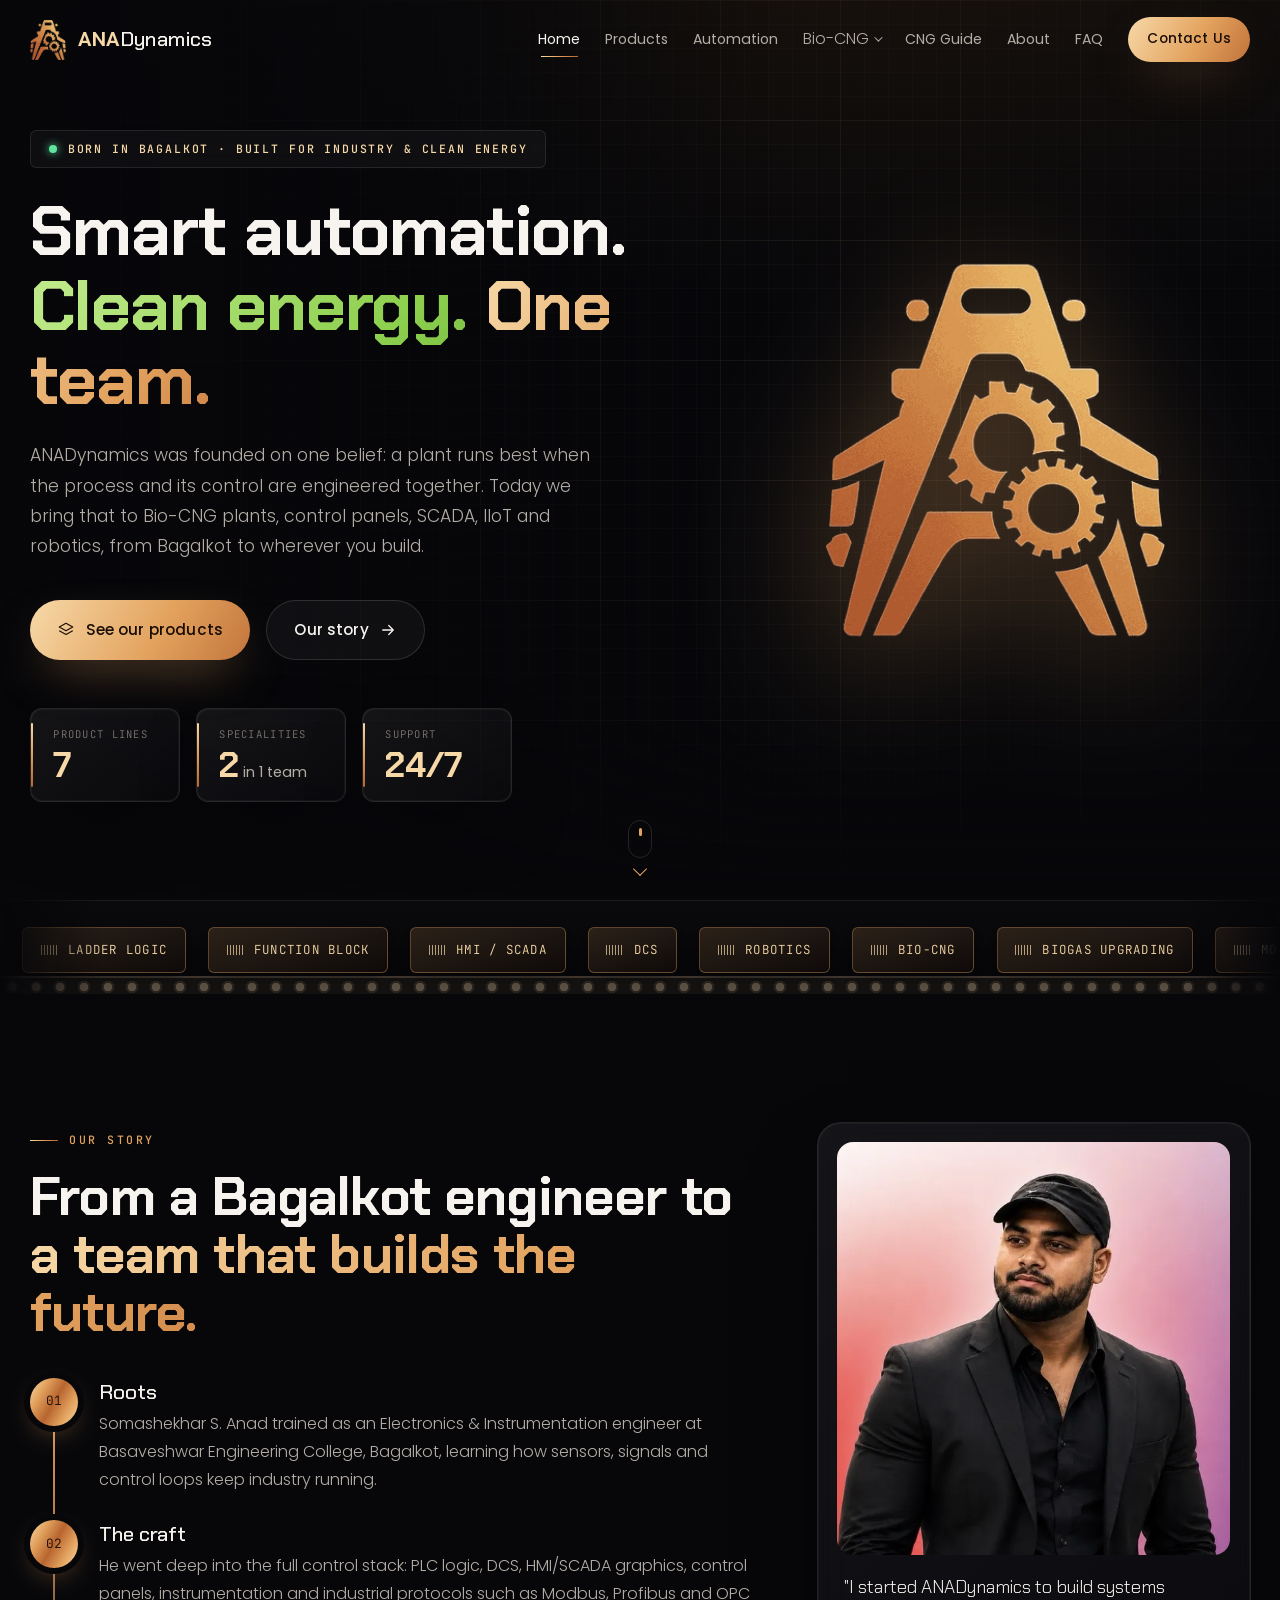
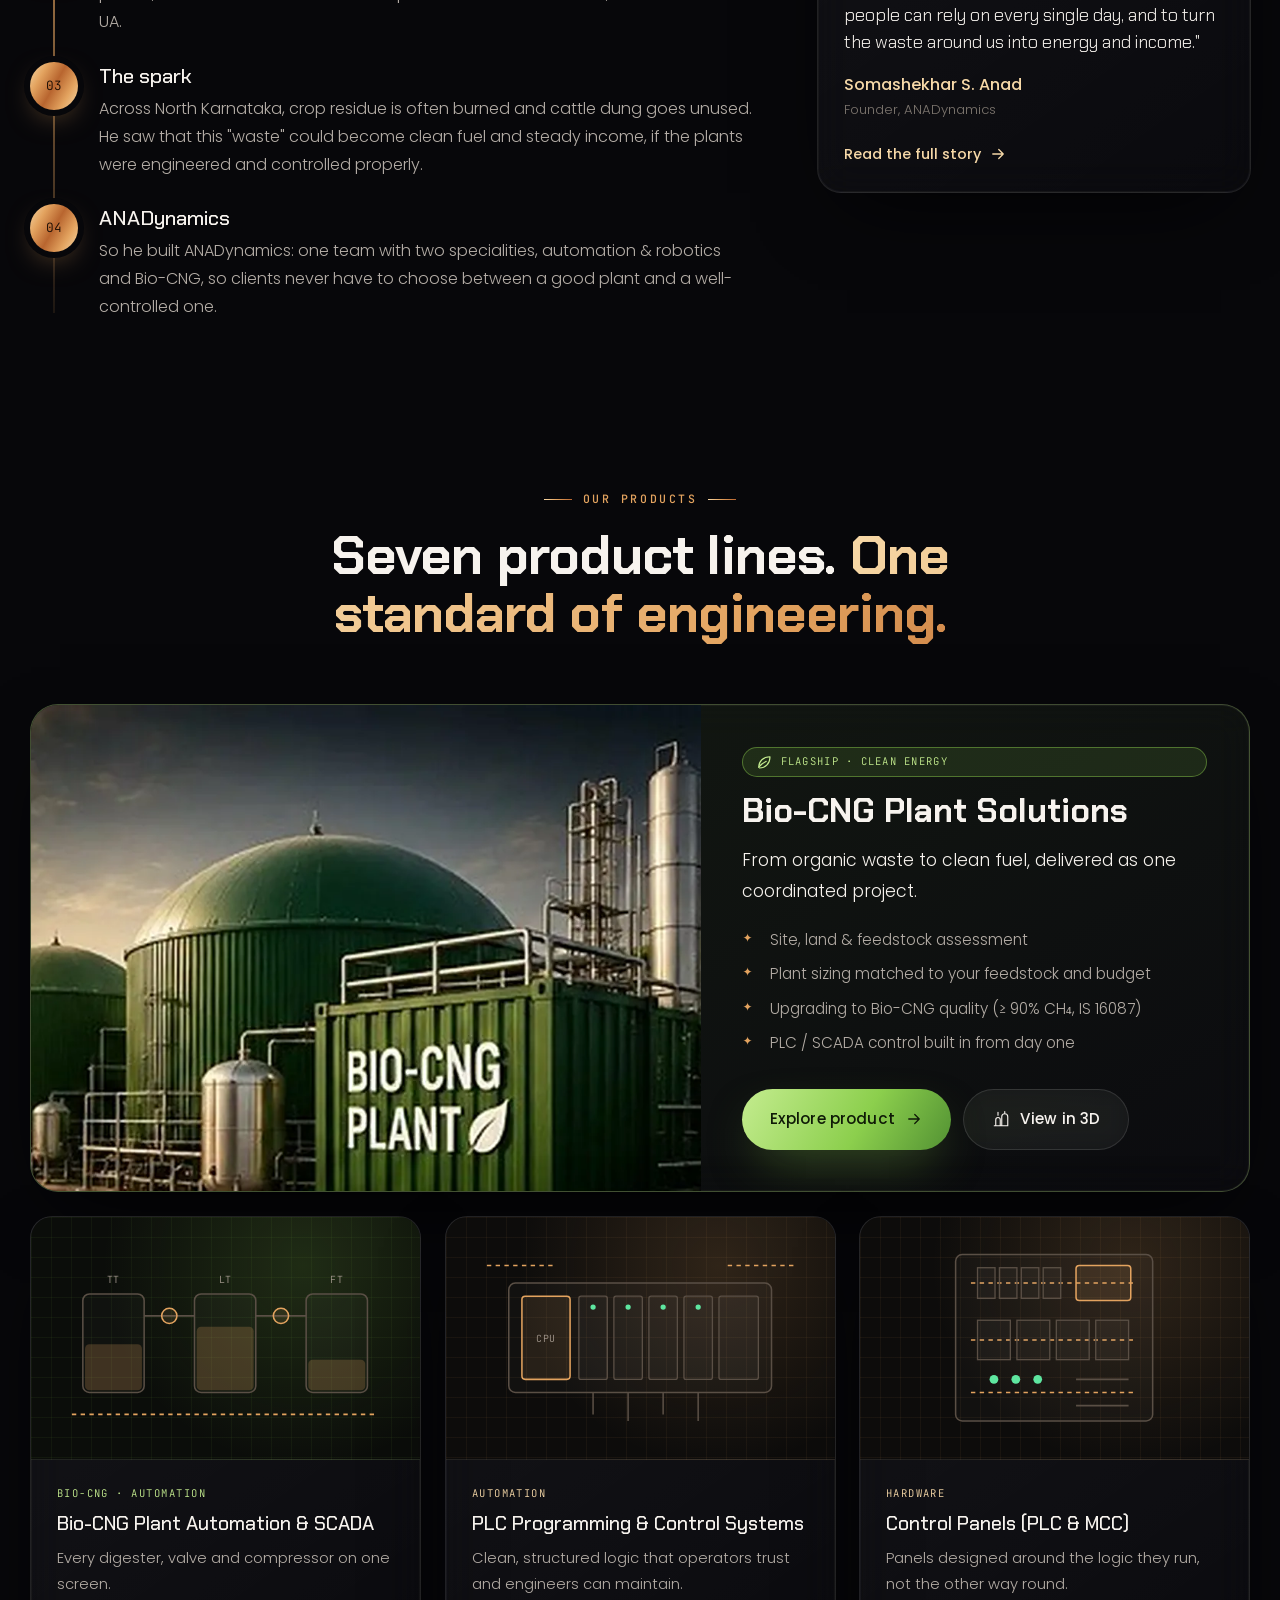
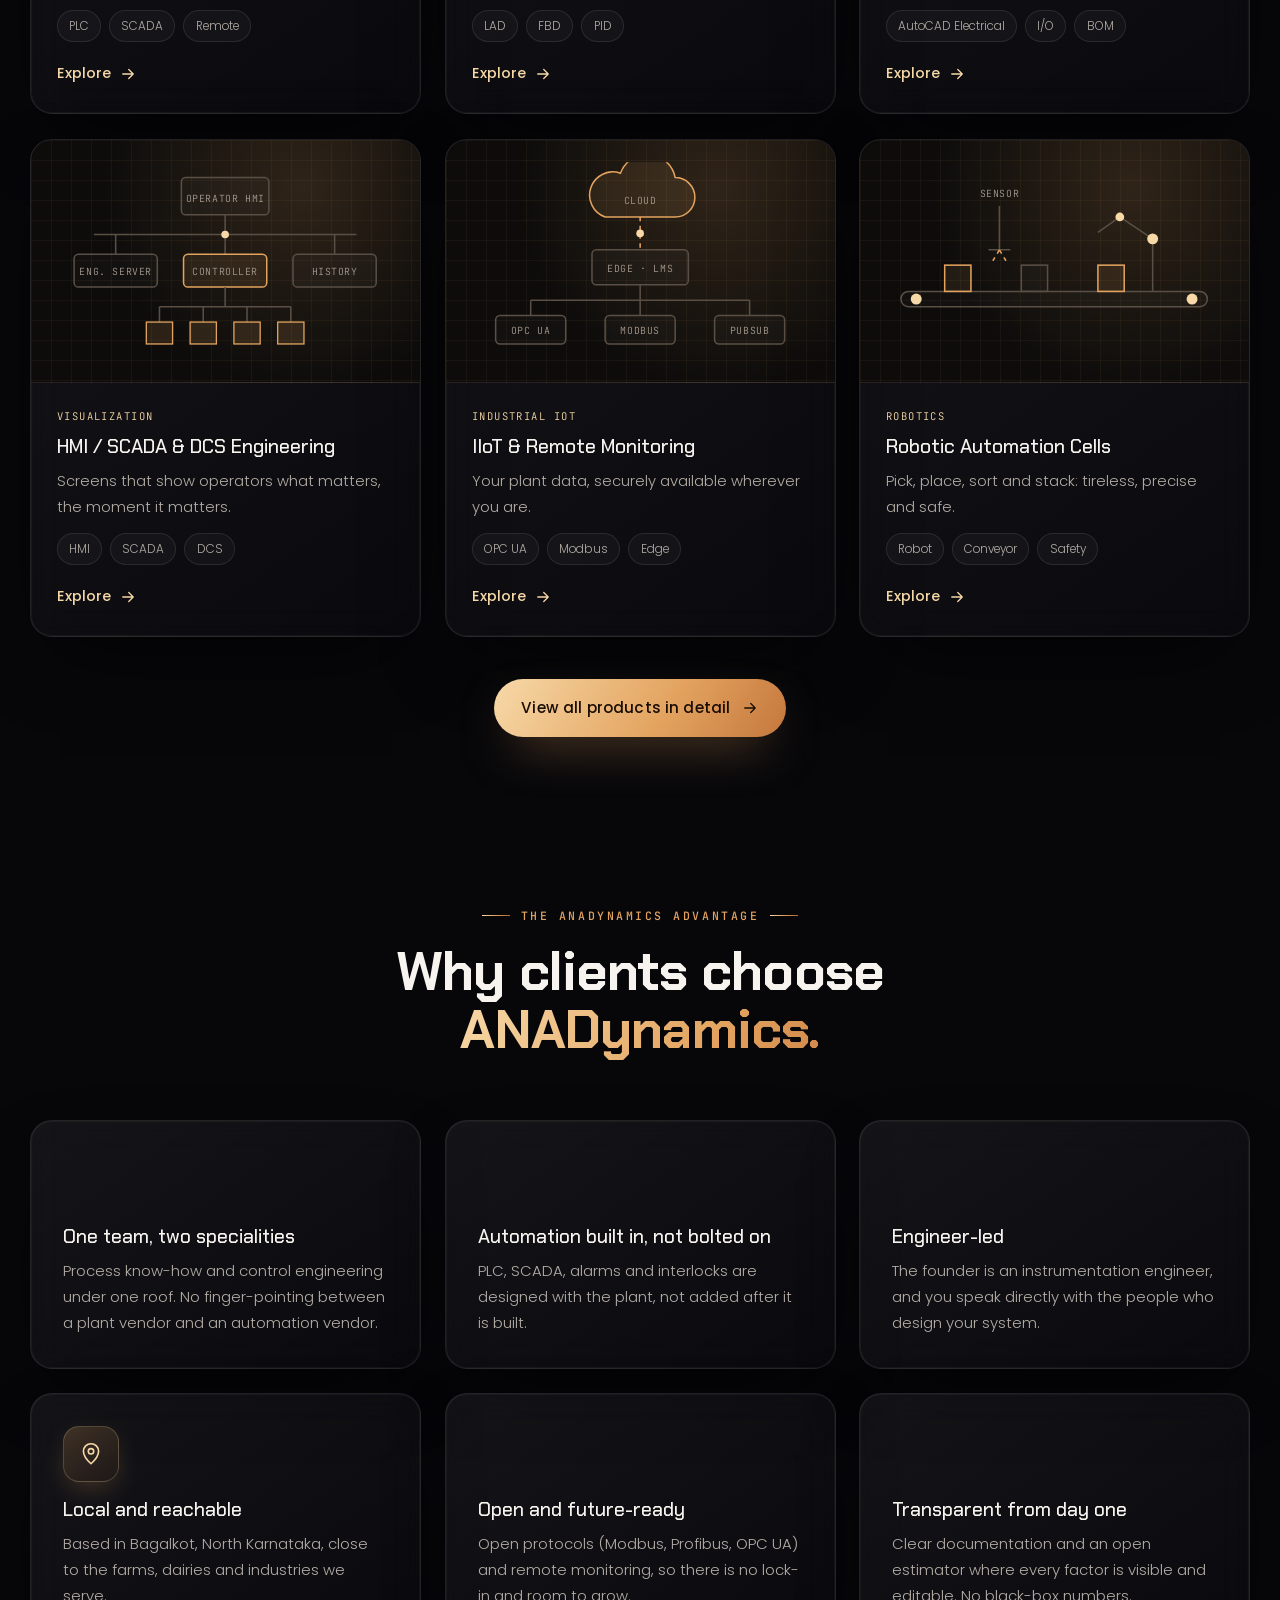
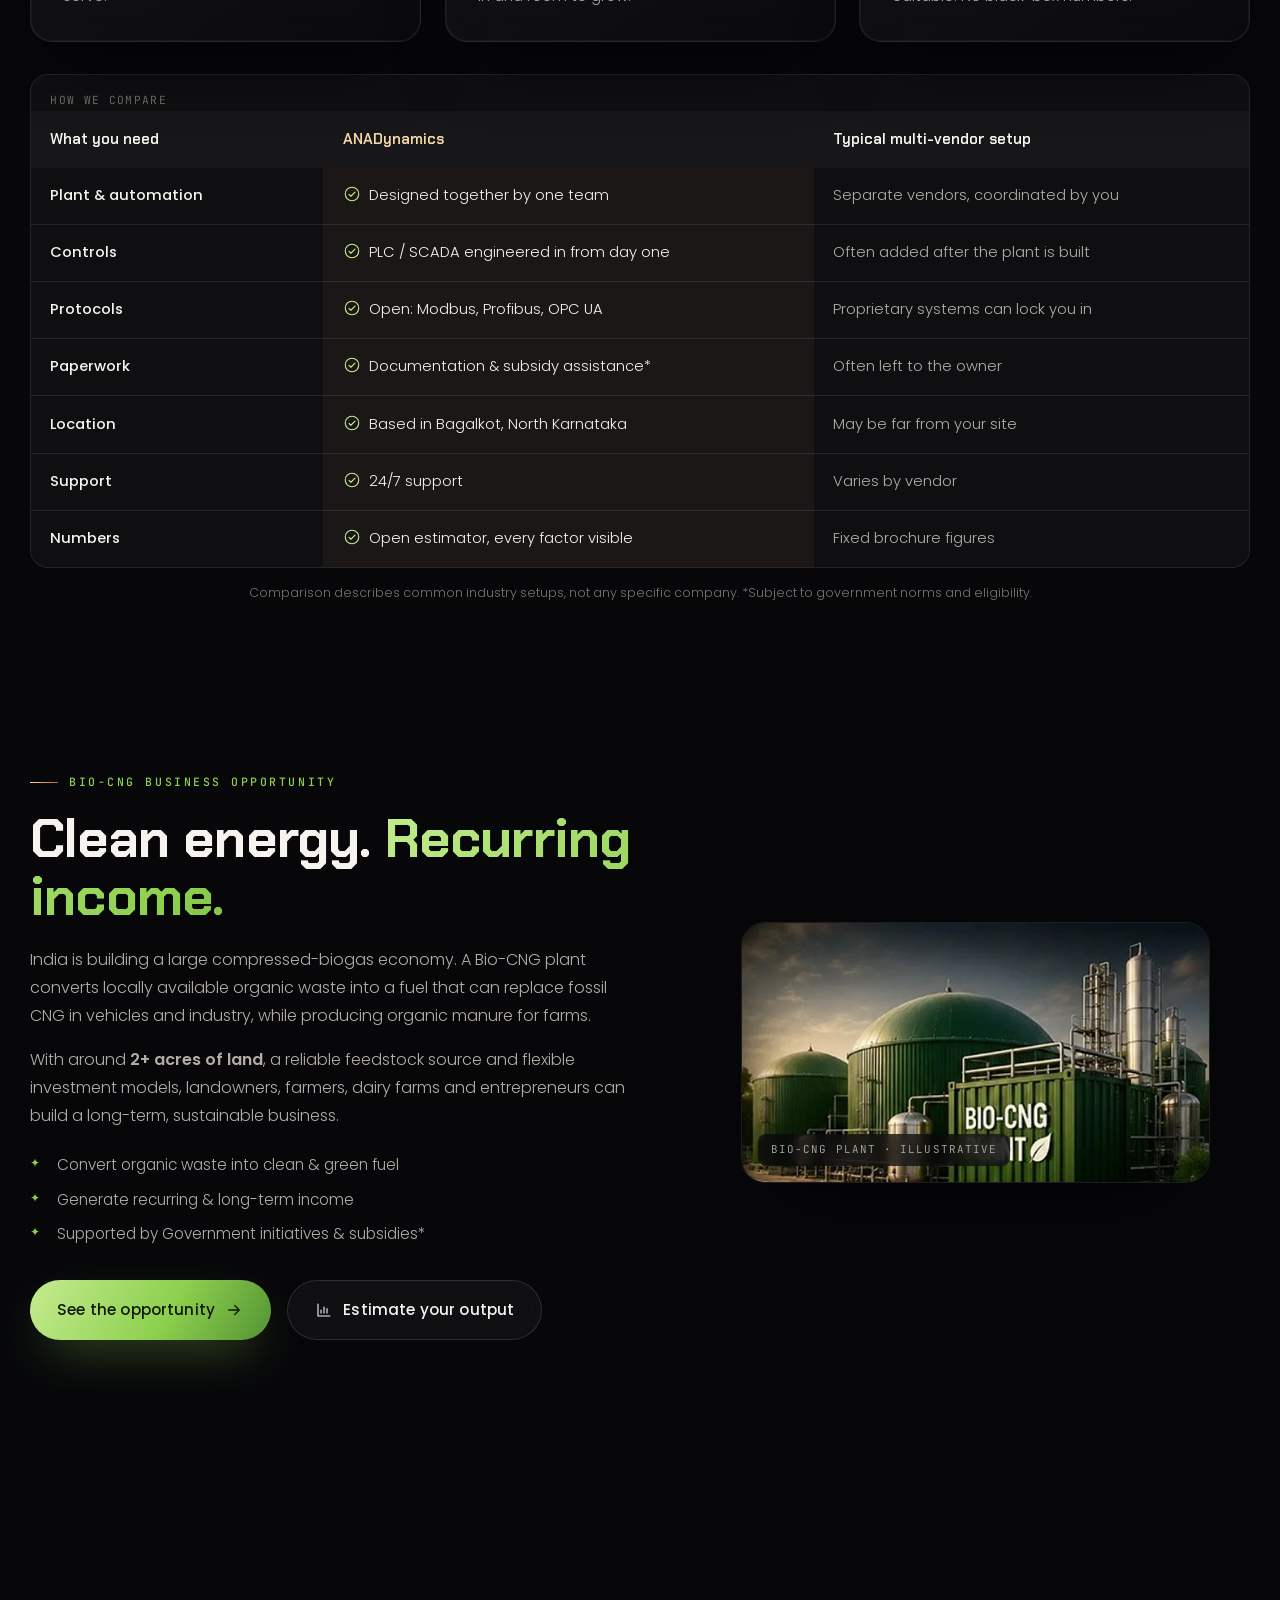
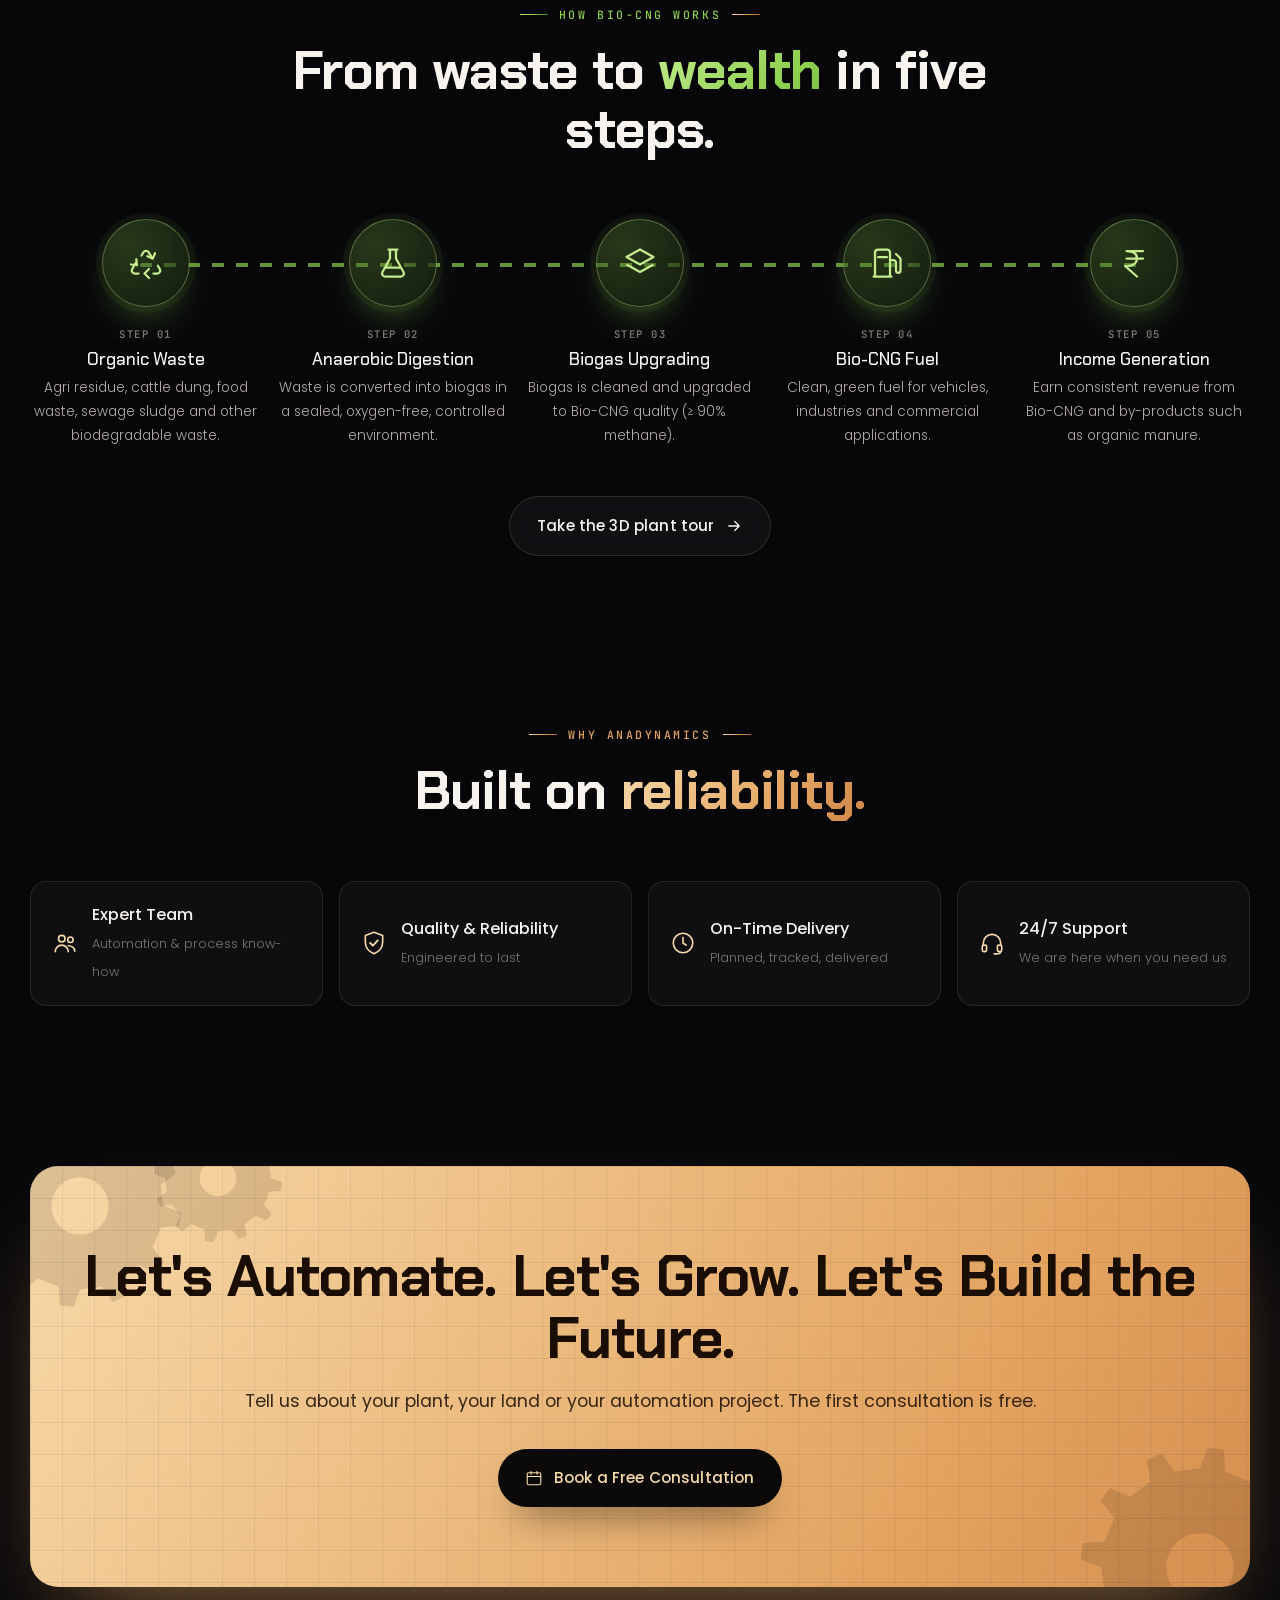
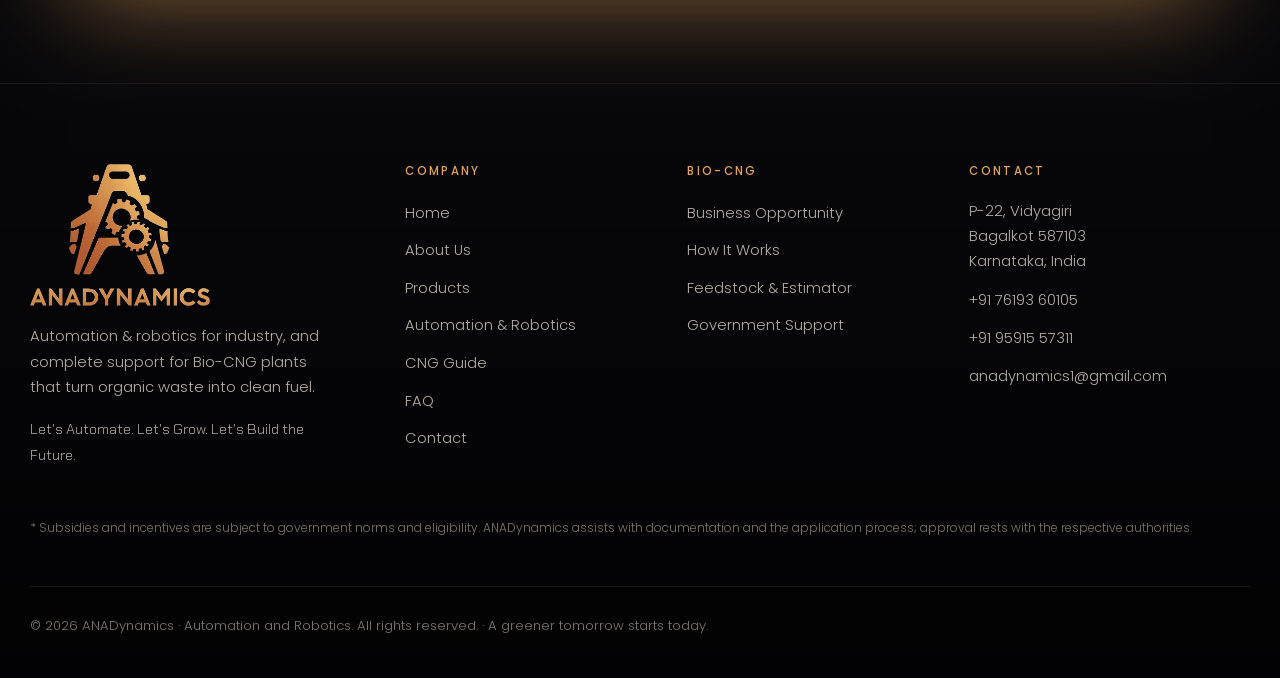
<file: index.html>
<!DOCTYPE html>
<html lang="en">
<head>
  <meta charset="UTF-8">
  <meta name="viewport" content="width=device-width, initial-scale=1, viewport-fit=cover">
  <title>ANADynamics | Bio-CNG Plants, Automation & Robotics from Bagalkot</title>
  <meta name="description" content="ANADynamics, Bagalkot: industrial automation and robotics, and complete support for Bio-CNG plants that turn organic waste into clean fuel and recurring income.">
  <meta name="theme-color" content="#07070a">
  <link rel="canonical" href="https://www.anadynamics.com/"><!-- TODO: replace domain -->
  <meta property="og:type" content="website">
  <meta property="og:site_name" content="ANADynamics">
  <meta property="og:title" content="ANADynamics | Automation, Robotics & Bio-CNG Plant Solutions">
  <meta property="og:description" content="ANADynamics, Bagalkot: industrial automation and robotics, and complete support for Bio-CNG plants that turn organic waste into clean fuel and recurring income.">
  <meta property="og:image" content="assets/images/og-image.jpg">
  <meta name="twitter:card" content="summary_large_image">
  <link rel="icon" href="favicon.ico" sizes="any">
  <link rel="icon" href="favicon.png" type="image/png">
  <link rel="apple-touch-icon" href="assets/icons/apple-touch-icon.png">
  <link rel="dns-prefetch" href="https://cdn.jsdelivr.net">
  <link rel="preconnect" href="https://fonts.googleapis.com">
  <link rel="preconnect" href="https://fonts.gstatic.com" crossorigin>
  <link href="https://fonts.googleapis.com/css2?family=Chakra+Petch:wght@600;700&family=Poppins:wght@300;400;500;600&family=JetBrains+Mono:wght@400&display=swap" rel="stylesheet">
  <script>document.documentElement.classList.add('js')</script>
  <link rel="stylesheet" href="css/style.css">
  <link rel="stylesheet" href="css/pages.css">
  <link rel="stylesheet" href="css/responsive.css">
  <script type="application/ld+json">
  {"@context":"https://schema.org","@type":"LocalBusiness","name":"ANADynamics","description":"Automation and robotics solutions and Bio-CNG plant consultancy.",
   "slogan":"Let's Automate. Let's Grow. Let's Build the Future.","email":"anadynamics1@gmail.com","telephone":["+917619360105","+919591557311"],
   "address":{"@type":"PostalAddress","streetAddress":"P-22, Vidyagiri","addressLocality":"Bagalkot","postalCode":"587103","addressRegion":"Karnataka","addressCountry":"IN"},
   "logo":"assets/images/logo-full.png","founder":{"@type":"Person","name":"Somashekhar S. Anad"},
   "knowsAbout":["Industrial automation","PLC programming","HMI/SCADA","Robotics","Bio-CNG","Compressed biogas","Biogas plants"]}
  </script>
</head>
<body id="top">
  <a class="skip-link" href="#main">Skip to content</a>
  <div class="blueprint" aria-hidden="true"></div>
  <!-- ================= ICON SPRITE ================= -->
  <svg width="0" height="0" style="position:absolute" aria-hidden="true" focusable="false">
    <symbol id="i-logic" viewBox="0 0 24 24"><path d="M3 5v14M21 5v14M3 9h4M10 9h4M17 9h4M3 15h6M15 15h6M7 7v4M10 7v4M14 7l3 4M14 11l3-4" fill="none" stroke="currentColor" stroke-width="1.5" stroke-linecap="round"/><circle cx="12" cy="15" r="3" fill="none" stroke="currentColor" stroke-width="1.5"/></symbol>
    <symbol id="i-hmi" viewBox="0 0 24 24"><rect x="2" y="3" width="20" height="14" rx="2" fill="none" stroke="currentColor" stroke-width="1.5"/><path d="M8 21h8M12 17v4" stroke="currentColor" stroke-width="1.5" stroke-linecap="round"/><path d="M5 13l3-3 3 2 4-5 4 3" fill="none" stroke="currentColor" stroke-width="1.5" stroke-linejoin="round"/></symbol>
    <symbol id="i-panel" viewBox="0 0 24 24"><rect x="4" y="2" width="16" height="20" rx="2" fill="none" stroke="currentColor" stroke-width="1.5"/><path d="M4 8h16M4 15h16M7 4.5v2M9.5 4.5v2M12 4.5v2M7 10.5v2.5M10 10.5v2.5M13 10.5v2.5" stroke="currentColor" stroke-width="1.5" stroke-linecap="round"/><circle cx="8" cy="18.5" r="1" fill="currentColor"/><circle cx="11" cy="18.5" r="1" fill="currentColor"/></symbol>
    <symbol id="i-factory" viewBox="0 0 24 24"><path d="M2 21V10l6 4V10l6 4V6l2-3h2l2 3v15H2z" fill="none" stroke="currentColor" stroke-width="1.5" stroke-linejoin="round"/><path d="M6 17h2M11 17h2M16 17h2" stroke="currentColor" stroke-width="1.5" stroke-linecap="round"/></symbol>
    <symbol id="i-bolt" viewBox="0 0 24 24"><path d="M13 2L4 14h7l-1 8 9-12h-7l1-8z" fill="none" stroke="currentColor" stroke-width="1.5" stroke-linejoin="round"/></symbol>
    <symbol id="i-network" viewBox="0 0 24 24"><rect x="9" y="2" width="6" height="5" rx="1" fill="none" stroke="currentColor" stroke-width="1.5"/><rect x="2" y="17" width="6" height="5" rx="1" fill="none" stroke="currentColor" stroke-width="1.5"/><rect x="16" y="17" width="6" height="5" rx="1" fill="none" stroke="currentColor" stroke-width="1.5"/><path d="M12 7v5M5 17v-5h14v5" fill="none" stroke="currentColor" stroke-width="1.5"/></symbol>
    <symbol id="i-chip" viewBox="0 0 24 24"><rect x="6" y="6" width="12" height="12" rx="2" fill="none" stroke="currentColor" stroke-width="1.5"/><rect x="9.5" y="9.5" width="5" height="5" fill="currentColor"/><path d="M9 2v3M15 2v3M9 19v3M15 19v3M2 9h3M2 15h3M19 9h3M19 15h3" stroke="currentColor" stroke-width="1.5" stroke-linecap="round"/></symbol>
    <symbol id="i-plug" viewBox="0 0 24 24"><path d="M7 3v5M17 3v5M5 8h14v3a7 7 0 0 1-14 0V8zM12 18v4" fill="none" stroke="currentColor" stroke-width="1.5" stroke-linecap="round"/></symbol>
    <symbol id="i-cloud" viewBox="0 0 24 24"><path d="M7 18h10a4 4 0 0 0 .6-7.95A6 6 0 0 0 6.1 11.1 3.5 3.5 0 0 0 7 18z" fill="none" stroke="currentColor" stroke-width="1.5" stroke-linejoin="round"/></symbol>
    <symbol id="i-tool" viewBox="0 0 24 24"><path d="M14.7 6.3a4 4 0 0 0-5.4 5.4L3 18l3 3 6.3-6.3a4 4 0 0 0 5.4-5.4l-2.5 2.5-2.5-.5-.5-2.5 2.5-2.5z" fill="none" stroke="currentColor" stroke-width="1.5" stroke-linejoin="round"/></symbol>
    <symbol id="i-shield" viewBox="0 0 24 24"><path d="M12 2l8 3v6c0 5-3.5 9-8 11-4.5-2-8-6-8-11V5l8-3z" fill="none" stroke="currentColor" stroke-width="1.5" stroke-linejoin="round"/><path d="M8.5 12l2.5 2.5 4.5-5" fill="none" stroke="currentColor" stroke-width="1.7" stroke-linecap="round" stroke-linejoin="round"/></symbol>
    <symbol id="i-layers" viewBox="0 0 24 24"><path d="M12 3l9 5-9 5-9-5 9-5zM3 13l9 5 9-5" fill="none" stroke="currentColor" stroke-width="1.5" stroke-linejoin="round"/></symbol>
    <symbol id="i-link" viewBox="0 0 24 24"><path d="M10 14a4 4 0 0 0 5.7 0l3-3a4 4 0 0 0-5.7-5.7l-1 1M14 10a4 4 0 0 0-5.7 0l-3 3a4 4 0 0 0 5.7 5.7l1-1" fill="none" stroke="currentColor" stroke-width="1.5" stroke-linecap="round"/></symbol>
    <symbol id="i-target" viewBox="0 0 24 24"><circle cx="12" cy="12" r="9" fill="none" stroke="currentColor" stroke-width="1.5"/><circle cx="12" cy="12" r="5" fill="none" stroke="currentColor" stroke-width="1.5"/><circle cx="12" cy="12" r="1.5" fill="currentColor"/></symbol>
    <symbol id="i-grad" viewBox="0 0 24 24"><path d="M2 9l10-5 10 5-10 5L2 9z" fill="none" stroke="currentColor" stroke-width="1.5" stroke-linejoin="round"/><path d="M6 11v5c0 1.5 2.7 3 6 3s6-1.5 6-3v-5M22 9v6" fill="none" stroke="currentColor" stroke-width="1.5"/></symbol>
    <symbol id="i-award" viewBox="0 0 24 24"><circle cx="12" cy="9" r="6" fill="none" stroke="currentColor" stroke-width="1.5"/><path d="M8.5 14L7 22l5-3 5 3-1.5-8" fill="none" stroke="currentColor" stroke-width="1.5" stroke-linejoin="round"/></symbol>
    <symbol id="i-lang" viewBox="0 0 24 24"><path d="M3 5h10M8 3v2M5 5c1 4 4 7 7 8M11 5c-1 4-4 7-7 8M13 21l4-9 4 9M14.5 18h5" fill="none" stroke="currentColor" stroke-width="1.5" stroke-linecap="round" stroke-linejoin="round"/></symbol>
    <symbol id="i-mail" viewBox="0 0 24 24"><rect x="3" y="5" width="18" height="14" rx="2" fill="none" stroke="currentColor" stroke-width="1.5"/><path d="M3.5 6.5l8.5 6 8.5-6" fill="none" stroke="currentColor" stroke-width="1.5"/></symbol>
    <symbol id="i-phone" viewBox="0 0 24 24"><path d="M5 3h3l2 5-2.5 1.5a11 11 0 0 0 7 7L16 14l5 2v3a2 2 0 0 1-2 2A17 17 0 0 1 3 5a2 2 0 0 1 2-2z" fill="none" stroke="currentColor" stroke-width="1.5" stroke-linejoin="round"/></symbol>
    <symbol id="i-whatsapp" viewBox="0 0 24 24"><path d="M4 20l1.3-3.9A8.5 8.5 0 1 1 8 19l-4 1z" fill="none" stroke="currentColor" stroke-width="1.5" stroke-linejoin="round"/></symbol>
    <symbol id="i-arrow" viewBox="0 0 24 24"><path d="M5 12h14M13 6l6 6-6 6" fill="none" stroke="currentColor" stroke-width="1.7" stroke-linecap="round" stroke-linejoin="round"/></symbol>
    <symbol id="i-plus" viewBox="0 0 24 24"><path d="M12 5v14M5 12h14" fill="none" stroke="currentColor" stroke-width="1.7" stroke-linecap="round"/></symbol>
    <symbol id="i-cal" viewBox="0 0 24 24"><rect x="3" y="5" width="18" height="16" rx="2" fill="none" stroke="currentColor" stroke-width="1.5"/><path d="M3 10h18M8 3v4M16 3v4" stroke="currentColor" stroke-width="1.5" stroke-linecap="round"/></symbol>
    <symbol id="i-star" viewBox="0 0 24 24"><path d="M12 2l2.4 7.4H22l-6.2 4.5 2.4 7.4L12 16.8l-6.2 4.5 2.4-7.4L2 9.4h7.6z" fill="currentColor"/></symbol>
  
    <symbol id="gear" viewBox="0 0 100 100"><path fill-rule="evenodd" d="M88.0 50.0 L95.9 52.9 L95.1 59.1 L86.7 59.8 L82.9 69.0 L88.3 75.5 L84.5 80.4 L76.9 76.9 L69.0 82.9 L70.5 91.2 L64.7 93.6 L59.8 86.7 L50.0 88.0 L47.1 95.9 L40.9 95.1 L40.2 86.7 L31.0 82.9 L24.5 88.3 L19.6 84.5 L23.1 76.9 L17.1 69.0 L8.8 70.5 L6.4 64.7 L13.3 59.8 L12.0 50.0 L4.1 47.1 L4.9 40.9 L13.3 40.2 L17.1 31.0 L11.7 24.5 L15.5 19.6 L23.1 23.1 L31.0 17.1 L29.5 8.8 L35.3 6.4 L40.2 13.3 L50.0 12.0 L52.9 4.1 L59.1 4.9 L59.8 13.3 L69.0 17.1 L75.5 11.7 L80.4 15.5 L76.9 23.1 L82.9 31.0 L91.2 29.5 L93.6 35.3 L86.7 40.2 Z M63 50 a13 13 0 1 0 -26 0 a13 13 0 1 0 26 0 Z"/></symbol>
    <symbol id="i-gear" viewBox="0 0 24 24"><circle cx="12" cy="12" r="3.2" fill="none" stroke="currentColor" stroke-width="1.5"/><path d="M12 2v3M12 19v3M2 12h3M19 12h3M4.9 4.9l2.1 2.1M17 17l2.1 2.1M4.9 19.1L7 17M17 7l2.1-2.1" stroke="currentColor" stroke-width="1.5" stroke-linecap="round"/><circle cx="12" cy="12" r="7" fill="none" stroke="currentColor" stroke-width="1.5"/></symbol>
    <symbol id="i-robot" viewBox="0 0 24 24"><path d="M4 21h8M8 21v-3l-2-5 6-6 5 3M12 7l1-3M17 10l3 1-1 3-3-1" fill="none" stroke="currentColor" stroke-width="1.5" stroke-linecap="round" stroke-linejoin="round"/><circle cx="12" cy="7" r="1.6" fill="currentColor"/><circle cx="6" cy="13" r="1.6" fill="currentColor"/></symbol>
    <symbol id="i-leaf" viewBox="0 0 24 24"><g fill="none" stroke="currentColor" stroke-width="1.5" stroke-linecap="round" stroke-linejoin="round"><path d="M5 19c0-8 6-14 15-14 0 9-6 15-14 15"/><path d="M5 19c3-4 6-6 10-8"/></g></symbol>
    <symbol id="i-fuel" viewBox="0 0 24 24"><g fill="none" stroke="currentColor" stroke-width="1.5" stroke-linecap="round" stroke-linejoin="round"><path d="M4 21V5a2 2 0 0 1 2-2h6a2 2 0 0 1 2 2v16M3 21h12M6 8h6"/><path d="M14 10h2a2 2 0 0 1 2 2v5a1.5 1.5 0 0 0 3 0V9l-3-3"/></g></symbol>
    <symbol id="i-rupee" viewBox="0 0 24 24"><g fill="none" stroke="currentColor" stroke-width="1.5" stroke-linecap="round" stroke-linejoin="round"><path d="M7 4h11M7 9h11M7 4c6 0 7 2.5 7 5s-2 5-7 5h-1l8 7"/></g></symbol>
    <symbol id="i-bank" viewBox="0 0 24 24"><g fill="none" stroke="currentColor" stroke-width="1.5" stroke-linecap="round" stroke-linejoin="round"><path d="M3 10l9-6 9 6M5 10v8M9.5 10v8M14.5 10v8M19 10v8M3 21h18M4 18h16"/></g></symbol>
    <symbol id="i-land" viewBox="0 0 24 24"><g fill="none" stroke="currentColor" stroke-width="1.5" stroke-linecap="round" stroke-linejoin="round"><path d="M3 18l5-9 4 6 3-4 6 7H3z"/><circle cx="17" cy="6" r="2"/></g></symbol>
    <symbol id="i-truck" viewBox="0 0 24 24"><g fill="none" stroke="currentColor" stroke-width="1.5" stroke-linecap="round" stroke-linejoin="round"><path d="M2 6h12v10H2zM14 10h4l3 3v3h-7"/><circle cx="6" cy="18" r="2"/><circle cx="17" cy="18" r="2"/></g></symbol>
    <symbol id="i-flask" viewBox="0 0 24 24"><g fill="none" stroke="currentColor" stroke-width="1.5" stroke-linecap="round" stroke-linejoin="round"><path d="M9 3h6M10 3v6l-5 9a2 2 0 0 0 1.8 3h10.4a2 2 0 0 0 1.8-3l-5-9V3M7.5 15h9"/></g></symbol>
    <symbol id="i-recycle" viewBox="0 0 24 24"><g fill="none" stroke="currentColor" stroke-width="1.5" stroke-linecap="round" stroke-linejoin="round"><path d="M7 19H4.5a2 2 0 0 1-1.7-3l2.2-3.8M9 7l1.3-2.2a2 2 0 0 1 3.4 0L16 8.6M17 19h2.5a2 2 0 0 0 1.7-3l-1.3-2.2"/><path d="M14 16l-3 3 3 3M5.5 9.5l.5 4-4-.5M18 5.5l-1.5 3.6-3.6-1.6"/></g></symbol>
    <symbol id="i-cow" viewBox="0 0 24 24"><g fill="none" stroke="currentColor" stroke-width="1.5" stroke-linecap="round" stroke-linejoin="round"><path d="M6 7c-2 0-3-1.5-3-3M18 7c2 0 3-1.5 3-3M6 7h12l-1 6H7L6 7zM8 13l-1 8M16 13l1 8M9 17h6"/><circle cx="9.5" cy="10" r=".6"/><circle cx="14.5" cy="10" r=".6"/></g></symbol>
    <symbol id="i-wheat" viewBox="0 0 24 24"><g fill="none" stroke="currentColor" stroke-width="1.5" stroke-linecap="round" stroke-linejoin="round"><path d="M12 22V8M12 8c-2-1-3-3-3-5 2 0 3 2 3 5zM12 8c2-1 3-3 3-5-2 0-3 2-3 5zM12 13c-2-1-3.5-2.5-4-4.5 2 .3 3.5 2 4 4.5zM12 13c2-1 3.5-2.5 4-4.5-2 .3-3.5 2-4 4.5zM12 18c-2-1-3.5-2.5-4-4.5 2 .3 3.5 2 4 4.5zM12 18c2-1 3.5-2.5 4-4.5-2 .3-3.5 2-4 4.5z"/></g></symbol>
    <symbol id="i-apple" viewBox="0 0 24 24"><g fill="none" stroke="currentColor" stroke-width="1.5" stroke-linecap="round" stroke-linejoin="round"><path d="M12 7c-1.5-1.5-5-1.5-6.5 1.5S5 16 7.5 19s3.5 1.5 4.5 1 2 1.5 4.5-1 3-8.5 1.5-10.5S13.5 5.5 12 7z"/><path d="M12 7c0-2 1-3.5 3-4"/></g></symbol>
    <symbol id="i-drop" viewBox="0 0 24 24"><g fill="none" stroke="currentColor" stroke-width="1.5" stroke-linecap="round" stroke-linejoin="round"><path d="M12 3s6 6.5 6 11a6 6 0 0 1-12 0c0-4.5 6-11 6-11z"/><path d="M9 14a3 3 0 0 0 3 3"/></g></symbol>
    <symbol id="i-flame" viewBox="0 0 24 24"><g fill="none" stroke="currentColor" stroke-width="1.5" stroke-linecap="round" stroke-linejoin="round"><path d="M12 21c4 0 7-2.7 7-6.5 0-4-3-6-4-9.5-2 1.5-3 3.5-3 5.5-1-1-1.5-2-1.5-3.5C7.5 9.5 5 12 5 14.5 5 18.3 8 21 12 21z"/></g></symbol>
    <symbol id="i-cyl" viewBox="0 0 24 24"><g fill="none" stroke="currentColor" stroke-width="1.5" stroke-linecap="round" stroke-linejoin="round"><rect x="7" y="6" width="10" height="15" rx="4"/><path d="M10 3h4M12 3v3M7 11h10"/></g></symbol>
    <symbol id="i-pin" viewBox="0 0 24 24"><g fill="none" stroke="currentColor" stroke-width="1.5" stroke-linecap="round" stroke-linejoin="round"><path d="M12 21s-7-6.2-7-11.5A7 7 0 0 1 19 9.5C19 14.8 12 21 12 21z"/><circle cx="12" cy="9.5" r="2.5"/></g></symbol>
    <symbol id="i-check" viewBox="0 0 24 24"><g fill="none" stroke="currentColor" stroke-width="1.5" stroke-linecap="round" stroke-linejoin="round"><circle cx="12" cy="12" r="9"/><path d="M8 12.5l2.5 2.5L16 9.5"/></g></symbol>
    <symbol id="i-clock" viewBox="0 0 24 24"><g fill="none" stroke="currentColor" stroke-width="1.5" stroke-linecap="round" stroke-linejoin="round"><circle cx="12" cy="12" r="9"/><path d="M12 7v5l3 2"/></g></symbol>
    <symbol id="i-headset" viewBox="0 0 24 24"><g fill="none" stroke="currentColor" stroke-width="1.5" stroke-linecap="round" stroke-linejoin="round"><path d="M4 14v-2a8 8 0 0 1 16 0v2"/><rect x="3" y="14" width="4" height="6" rx="1.5"/><rect x="17" y="14" width="4" height="6" rx="1.5"/><path d="M20 20c0 1-1 2-4 2h-2"/></g></symbol>
    <symbol id="i-doc" viewBox="0 0 24 24"><g fill="none" stroke="currentColor" stroke-width="1.5" stroke-linecap="round" stroke-linejoin="round"><path d="M6 3h8l4 4v14H6zM14 3v4h4M9 12h6M9 16h6"/></g></symbol>
    <symbol id="i-team" viewBox="0 0 24 24"><g fill="none" stroke="currentColor" stroke-width="1.5" stroke-linecap="round" stroke-linejoin="round"><circle cx="9" cy="8" r="3"/><circle cx="17" cy="9" r="2.5"/><path d="M3 20c0-3.3 2.7-6 6-6s6 2.7 6 6M15 14.5c3 0 6 1.8 6 5"/></g></symbol>
    <symbol id="i-info" viewBox="0 0 24 24"><g fill="none" stroke="currentColor" stroke-width="1.5" stroke-linecap="round" stroke-linejoin="round"><circle cx="12" cy="12" r="9"/><path d="M12 11v6M12 7.5v.01"/></g></symbol>
    <symbol id="i-chart" viewBox="0 0 24 24"><g fill="none" stroke="currentColor" stroke-width="1.5" stroke-linecap="round" stroke-linejoin="round"><path d="M4 20V4M4 20h16M8 16v-4M12 16V8M16 16v-6"/></g></symbol>
    <symbol id="i-plant" viewBox="0 0 24 24"><g fill="none" stroke="currentColor" stroke-width="1.5" stroke-linecap="round" stroke-linejoin="round"><path d="M3 21h18M5 21v-8a3 3 0 0 1 6 0v8M13 21V9a4 4 0 0 1 8 0v12M8 7V3M17 5V2"/></g></symbol>
    <symbol id="i-ext" viewBox="0 0 24 24"><g fill="none" stroke="currentColor" stroke-width="1.5" stroke-linecap="round" stroke-linejoin="round"><path d="M14 4h6v6M20 4l-9 9M18 14v5a1 1 0 0 1-1 1H5a1 1 0 0 1-1-1V7a1 1 0 0 1 1-1h5"/></g></symbol>
    <symbol id="i-car" viewBox="0 0 24 24"><g fill="none" stroke="currentColor" stroke-width="1.5" stroke-linecap="round" stroke-linejoin="round"><path d="M3 16v-4l2-5h14l2 5v4H3zM5 12h14"/><circle cx="7" cy="16.5" r="1.8"/><circle cx="17" cy="16.5" r="1.8"/></g></symbol>
    <symbol id="i-home" viewBox="0 0 24 24"><g fill="none" stroke="currentColor" stroke-width="1.5" stroke-linecap="round" stroke-linejoin="round"><path d="M3 11l9-7 9 7M5 10v10h14V10M10 20v-6h4v6"/></g></symbol>
    <symbol id="art-dcs" viewBox="0 0 320 180">
      <rect x="120" y="14" width="80" height="34" rx="4" class="a-box"/><text x="160" y="36" class="a-txt">OPERATOR HMI</text>
      <path d="M160 48v18M40 66h240" class="a-line"/>
      <path d="M60 66v18M160 66v18M260 66v18" class="a-line"/>
      <rect x="22" y="84" width="76" height="30" rx="4" class="a-box"/><text x="60" y="103" class="a-txt">ENG. SERVER</text>
      <rect x="122" y="84" width="76" height="30" rx="4" class="a-box a-hl"/><text x="160" y="103" class="a-txt">CONTROLLER</text>
      <rect x="222" y="84" width="76" height="30" rx="4" class="a-box"/><text x="260" y="103" class="a-txt">HISTORY</text>
      <path d="M160 114v18M100 132h120M100 132v14M140 132v14M180 132v14M220 132v14" class="a-line"/>
      <rect x="88" y="146" width="24" height="20" class="a-io"/><rect x="128" y="146" width="24" height="20" class="a-io"/><rect x="168" y="146" width="24" height="20" class="a-io"/><rect x="208" y="146" width="24" height="20" class="a-io"/>
      <circle cx="160" cy="66" r="3.5" class="a-dot"/>
    </symbol>
    <symbol id="art-plc" viewBox="0 0 320 180">
      <rect x="40" y="40" width="240" height="100" rx="6" class="a-box"/>
      <rect x="52" y="52" width="44" height="76" rx="3" class="a-box a-hl"/><text x="74" y="94" class="a-txt">CPU</text>
      <g class="a-mods"><rect x="104" y="52" width="26" height="76" rx="2"/><rect x="136" y="52" width="26" height="76" rx="2"/><rect x="168" y="52" width="26" height="76" rx="2"/><rect x="200" y="52" width="26" height="76" rx="2"/><rect x="232" y="52" width="36" height="76" rx="2"/></g>
      <g class="a-leds"><circle cx="117" cy="62" r="2.4"/><circle cx="149" cy="62" r="2.4"/><circle cx="181" cy="62" r="2.4"/><circle cx="213" cy="62" r="2.4"/></g>
      <path d="M117 140v20M149 140v26M181 140v20M213 140v26" class="a-line"/>
      <path d="M20 24h60M240 24h60" class="a-line a-dash"/>
    </symbol>
    <symbol id="art-iiot" viewBox="0 0 320 180">
      <path d="M128 50h64a18 18 0 0 0 0-36 26 26 0 0 0-50-4 20 20 0 0 0-14 40z" class="a-box a-hl"/><text x="160" y="38" class="a-txt">CLOUD</text>
      <path d="M160 50v30" class="a-line a-dash"/>
      <rect x="116" y="80" width="88" height="32" rx="4" class="a-box"/><text x="160" y="100" class="a-txt">EDGE · LMS</text>
      <path d="M160 112v14M60 126h200M60 126v14M160 126v14M260 126v14" class="a-line"/>
      <rect x="28" y="140" width="64" height="26" rx="4" class="a-box"/><text x="60" y="157" class="a-txt">OPC UA</text>
      <rect x="128" y="140" width="64" height="26" rx="4" class="a-box"/><text x="160" y="157" class="a-txt">MODBUS</text>
      <rect x="228" y="140" width="64" height="26" rx="4" class="a-box"/><text x="260" y="157" class="a-txt">PUBSUB</text>
      <circle cx="160" cy="65" r="3.5" class="a-dot"/>
    </symbol>
    <symbol id="art-panel" viewBox="0 0 320 180">
      <rect x="70" y="14" width="180" height="152" rx="6" class="a-box"/>
      <path d="M84 40h152M84 92h152M84 140h152" class="a-line a-dash"/>
      <g class="a-mods"><rect x="90" y="26" width="16" height="28"/><rect x="110" y="26" width="16" height="28"/><rect x="130" y="26" width="16" height="28"/><rect x="150" y="26" width="16" height="28"/></g>
      <rect x="180" y="24" width="50" height="32" rx="3" class="a-box a-hl"/>
      <g class="a-mods"><rect x="90" y="74" width="30" height="36"/><rect x="126" y="74" width="30" height="36"/><rect x="162" y="74" width="30" height="36"/><rect x="198" y="74" width="30" height="36"/></g>
      <g class="a-leds"><circle cx="105" cy="128" r="4"/><circle cx="125" cy="128" r="4"/><circle cx="145" cy="128" r="4"/></g>
      <path d="M180 128h48M180 152h48" class="a-line"/>
    </symbol>
    <symbol id="art-process" viewBox="0 0 320 180">
      <rect x="30" y="50" width="56" height="90" rx="6" class="a-box"/><rect x="132" y="50" width="56" height="90" rx="6" class="a-box"/><rect x="234" y="50" width="56" height="90" rx="6" class="a-box"/>
      <rect x="32" y="96" width="52" height="42" rx="4" class="a-fill"/><rect x="134" y="80" width="52" height="58" rx="4" class="a-fill"/><rect x="236" y="110" width="52" height="28" rx="4" class="a-fill"/>
      <path d="M86 70h46M188 70h46" class="a-line"/>
      <circle cx="109" cy="70" r="7" class="a-box a-hl"/><circle cx="211" cy="70" r="7" class="a-box a-hl"/>
      <text x="58" y="40" class="a-txt">TT</text><text x="160" y="40" class="a-txt">LT</text><text x="262" y="40" class="a-txt">FT</text>
      <path d="M20 160h280" class="a-line a-dash"/>
    </symbol>
    <symbol id="art-conveyor" viewBox="0 0 320 180">
      <rect x="20" y="118" width="280" height="14" rx="7" class="a-box"/>
      <circle cx="34" cy="125" r="5" class="a-dot"/><circle cx="286" cy="125" r="5" class="a-dot"/>
      <rect x="60" y="94" width="24" height="24" class="a-box a-hl"/><rect x="130" y="94" width="24" height="24" class="a-box"/><rect x="200" y="94" width="24" height="24" class="a-box a-hl"/>
      <path d="M250 118V70l-30-20 -20 14" class="a-line"/><circle cx="250" cy="70" r="5" class="a-dot"/><circle cx="220" cy="50" r="4" class="a-dot"/>
      <path d="M110 40v40M100 80h20" class="a-line"/><path d="M110 80l-6 10M110 80l6 10" class="a-line a-dash"/>
      <text x="110" y="32" class="a-txt">SENSOR</text>
    </symbol>
  </svg>

  <header class="site-header">
    <nav class="nav container" aria-label="Primary">
      <a href="index.html" class="brand" aria-label="ANADynamics home">
        <img src="assets/images/logo-mark-sm.png" alt="" width="87" height="96" class="brand-mark">
        <span class="brand-text">ANA<em>Dynamics</em></span>
      </a>
      <button class="nav-toggle" aria-expanded="false" aria-controls="nav-menu" aria-label="Open menu"><span></span><span></span><span></span></button>
      <ul class="nav-menu" id="nav-menu">
        <li><a href="index.html" class="nav-link active" aria-current="page">Home</a></li>
        <li><a href="products.html" class="nav-link">Products</a></li>
        <li><a href="automation.html" class="nav-link">Automation</a></li>
        <li class="has-sub"><button type="button" class="nav-link sub-toggle" aria-expanded="false" aria-haspopup="true">Bio-CNG</button>
          <ul class="sub"><li><a href="bio-cng.html"><strong>Business Opportunity</strong><span>Why invest, land, returns</span></a></li><li><a href="how-it-works.html"><strong>How It Works</strong><span>Process &amp; 3D plant tour</span></a></li><li><a href="feedstock.html"><strong>Feedstock &amp; Estimator</strong><span>Calculate your plant output</span></a></li><li><a href="subsidies.html"><strong>Government Support</strong><span>Schemes, approvals &amp; documents</span></a></li></ul></li>
        <li><a href="cng.html" class="nav-link">CNG Guide</a></li>
        <li><a href="about.html" class="nav-link">About</a></li>
        <li><a href="faq.html" class="nav-link">FAQ</a></li>
        <li><a href="contact.html" class="btn btn-gold btn-sm nav-cta">Contact Us</a></li>
      </ul>
    </nav>
  </header>

  <main id="main">
<!-- ================= HERO ================= -->
    <section class="hero" id="home" aria-labelledby="hero-title" data-3d="hero">
      <canvas id="hero-3d" class="hero-3d" aria-hidden="true"></canvas>
      <img class="hero-fallback" src="assets/images/logo-mark.png" alt="" width="328" height="360" aria-hidden="true" fetchpriority="high" decoding="async">
      <div class="hero-shade" aria-hidden="true"></div>
      <div class="container hero-inner">
        <div class="hero-copy">
          <p class="eyebrow anim" style="--d:0"><span class="pulse" aria-hidden="true"></span>Born in Bagalkot · Built for industry &amp; clean energy</p>
          <h1 id="hero-title" class="anim" style="--d:1">Smart automation. <em class="eco-text">Clean energy.</em> <em class="gold-text">One team.</em></h1>
          <p class="hero-lead anim" style="--d:2">ANADynamics was founded on one belief: a plant runs best when the process and its control are engineered together. Today we bring that to Bio-CNG plants, control panels, SCADA, IIoT and robotics, from Bagalkot to wherever you build.</p>
          <div class="hero-actions anim" style="--d:3">
            <a href="#products" class="btn btn-gold"><svg class="ic" aria-hidden="true"><use href="#i-layers"/></svg><span>See our products</span></a>
            <a href="#story" class="btn btn-glass"><span>Our story</span><svg class="ic" aria-hidden="true"><use href="#i-arrow"/></svg></a>
          </div>
          <dl class="stats anim" style="--d:4">
            <div class="glass stat"><dt>Product lines</dt><dd><span class="count" data-to="7">7</span></dd></div>
            <div class="glass stat"><dt>Specialities</dt><dd><span class="count" data-to="2">2</span><small> in 1 team</small></dd></div>
            <div class="glass stat"><dt>Support</dt><dd>24/7</dd></div>
          </dl>
        </div>

        </div>
      <p class="live-tag" aria-hidden="true"><i class="led"></i>REAL-TIME 3D RENDER</p>
      <a href="#story" class="scroll-cue" aria-label="Scroll to our story"><span class="mouse"><span></span></span><span class="chev"></span></a>
    </section>

    <!-- ================= CONVEYOR MARQUEE ================= -->
    <div class="conveyor" aria-hidden="true">
      <div class="track"><span class="crate"><i></i>Ladder Logic</span><span class="crate"><i></i>Function Block</span><span class="crate"><i></i>HMI / SCADA</span><span class="crate"><i></i>DCS</span><span class="crate"><i></i>Robotics</span><span class="crate"><i></i>Bio-CNG</span><span class="crate"><i></i>Biogas Upgrading</span><span class="crate"><i></i>Modbus</span><span class="crate"><i></i>Profibus</span><span class="crate"><i></i>OPC UA</span><span class="crate"><i></i>Panel Design</span><span class="crate"><i></i>I/O Mapping</span><span class="crate"><i></i>Instrumentation</span><span class="crate"><i></i>Substation Automation</span><span class="crate"><i></i>Ladder Logic</span><span class="crate"><i></i>Function Block</span><span class="crate"><i></i>HMI / SCADA</span><span class="crate"><i></i>DCS</span><span class="crate"><i></i>Robotics</span><span class="crate"><i></i>Bio-CNG</span><span class="crate"><i></i>Biogas Upgrading</span><span class="crate"><i></i>Modbus</span><span class="crate"><i></i>Profibus</span><span class="crate"><i></i>OPC UA</span><span class="crate"><i></i>Panel Design</span><span class="crate"><i></i>I/O Mapping</span><span class="crate"><i></i>Instrumentation</span><span class="crate"><i></i>Substation Automation</span></div>
      <div class="belt"></div>
    </div>

    
    <section class="section" id="story" aria-labelledby="story-title">
      <div class="container story">
        <div class="story-copy">
          <p class="kicker reveal">Our Story</p>
          <h2 id="story-title" class="reveal">From a Bagalkot engineer to <em class="gold-text">a team that builds the future.</em></h2>
          <!-- TODO: personalise these chapters with your own memories, dates and milestones -->
          <ol class="chapters">
            <li class="chapter reveal"><span class="ch-n">01</span><div><h3>Roots</h3><p>Somashekhar S. Anad trained as an Electronics &amp; Instrumentation engineer at Basaveshwar Engineering College, Bagalkot, learning how sensors, signals and control loops keep industry running.</p></div></li>
            <li class="chapter reveal"><span class="ch-n">02</span><div><h3>The craft</h3><p>He went deep into the full control stack: PLC logic, DCS, HMI/SCADA graphics, control panels, instrumentation and industrial protocols such as Modbus, Profibus and OPC UA.</p></div></li>
            <li class="chapter reveal"><span class="ch-n">03</span><div><h3>The spark</h3><p>Across North Karnataka, crop residue is often burned and cattle dung goes unused. He saw that this "waste" could become clean fuel and steady income, if the plants were engineered and controlled properly.</p></div></li>
            <li class="chapter reveal"><span class="ch-n">04</span><div><h3>ANADynamics</h3><p>So he built ANADynamics: one team with two specialities, automation &amp; robotics and Bio-CNG, so clients never have to choose between a good plant and a well-controlled one.</p></div></li>
          </ol>
        </div>
        <aside class="founder-card glass reveal" data-tilt data-tilt-max="4">
          <picture><source srcset="assets/images/founder.webp" type="image/webp"><img src="assets/images/founder.jpg" alt="Somashekhar S. Anad, founder of ANADynamics" width="600" height="666" loading="lazy" decoding="async"></picture>
          <blockquote>
            <!-- TODO: draft quote, edit it into your own words -->
            <p>"I started ANADynamics to build systems people can rely on every single day, and to turn the waste around us into energy and income."</p>
            <footer><strong>Somashekhar S. Anad</strong><span>Founder, ANADynamics</span></footer>
          </blockquote>
          <a href="about.html" class="more">Read the full story <svg class="ic" aria-hidden="true"><use href="#i-arrow"/></svg></a>
        </aside>
      </div>
    </section>

    <section class="section" id="products" aria-labelledby="prod-title" style="padding-top:2rem">
      <div class="container">
        <header class="head center reveal">
          <p class="kicker">Our Products</p>
          <h2 id="prod-title">Seven product lines. <em class="gold-text">One standard of engineering.</em></h2>
          <p class="sub">Every product is designed, programmed and supported by the same team, so it works together from the first day to the last.</p>
        </header>
        <div class="showcase">
          <article class="prod-feature glass reveal" data-tilt data-tilt-max="3">
            <div class="pv pv-lg pv-photo"><picture><source srcset="assets/images/biocng-plant.webp" type="image/webp"><img src="assets/images/biocng-plant.jpg" alt="Bio-CNG plant with green-domed digesters and upgrading unit" width="1149" height="636" loading="lazy" decoding="async"></picture></div>
            <div class="pf-body">
              <span class="badge badge-eco"><svg class="ic" aria-hidden="true"><use href="#i-leaf"/></svg>Flagship · Clean Energy</span>
              <h3>Bio-CNG Plant Solutions</h3>
              <p class="pf-promise">From organic waste to clean fuel, delivered as one coordinated project.</p>
              <ul class="ticks"><li>Site, land &amp; feedstock assessment</li><li>Plant sizing matched to your feedstock and budget</li><li>Upgrading to Bio-CNG quality (≥ 90% CH₄, IS 16087)</li><li>PLC / SCADA control built in from day one</li></ul>
              <div class="pf-actions">
                <a href="products.html#biocng-plant" class="btn btn-eco"><span>Explore product</span><svg class="ic" aria-hidden="true"><use href="#i-arrow"/></svg></a>
                <a href="bio-cng.html#explore" class="btn btn-glass"><svg class="ic" aria-hidden="true"><use href="#i-plant"/></svg><span>View in 3D</span></a>
              </div>
            </div>
          </article>
          <div class="prod-grid">
          <a href="products.html#biocng-scada" class="prod-card glass reveal eco-card" data-tilt data-tilt-max="5">
            <div class="pv"><svg viewBox="0 0 320 180" aria-hidden="true"><use href="#art-process"/></svg></div>
            <div class="pc-body">
              <span class="pc-tag">Bio-CNG · Automation</span>
              <h3>Bio-CNG Plant Automation &amp; SCADA</h3>
              <p>Every digester, valve and compressor on one screen.</p>
              <ul class="pills sm"><li>PLC</li><li>SCADA</li><li>Remote</li></ul>
              <span class="more">Explore <svg class="ic" aria-hidden="true"><use href="#i-arrow"/></svg></span>
            </div>
          </a>
          <a href="products.html#plc" class="prod-card glass reveal" data-tilt data-tilt-max="5">
            <div class="pv"><svg viewBox="0 0 320 180" aria-hidden="true"><use href="#art-plc"/></svg></div>
            <div class="pc-body">
              <span class="pc-tag">Automation</span>
              <h3>PLC Programming &amp; Control Systems</h3>
              <p>Clean, structured logic that operators trust and engineers can maintain.</p>
              <ul class="pills sm"><li>LAD</li><li>FBD</li><li>PID</li></ul>
              <span class="more">Explore <svg class="ic" aria-hidden="true"><use href="#i-arrow"/></svg></span>
            </div>
          </a>
          <a href="products.html#panels" class="prod-card glass reveal" data-tilt data-tilt-max="5">
            <div class="pv"><svg viewBox="0 0 320 180" aria-hidden="true"><use href="#art-panel"/></svg></div>
            <div class="pc-body">
              <span class="pc-tag">Hardware</span>
              <h3>Control Panels (PLC &amp; MCC)</h3>
              <p>Panels designed around the logic they run, not the other way round.</p>
              <ul class="pills sm"><li>AutoCAD Electrical</li><li>I/O</li><li>BOM</li></ul>
              <span class="more">Explore <svg class="ic" aria-hidden="true"><use href="#i-arrow"/></svg></span>
            </div>
          </a>
          <a href="products.html#hmi" class="prod-card glass reveal" data-tilt data-tilt-max="5">
            <div class="pv"><svg viewBox="0 0 320 180" aria-hidden="true"><use href="#art-dcs"/></svg></div>
            <div class="pc-body">
              <span class="pc-tag">Visualization</span>
              <h3>HMI / SCADA &amp; DCS Engineering</h3>
              <p>Screens that show operators what matters, the moment it matters.</p>
              <ul class="pills sm"><li>HMI</li><li>SCADA</li><li>DCS</li></ul>
              <span class="more">Explore <svg class="ic" aria-hidden="true"><use href="#i-arrow"/></svg></span>
            </div>
          </a>
          <a href="products.html#iiot" class="prod-card glass reveal" data-tilt data-tilt-max="5">
            <div class="pv"><svg viewBox="0 0 320 180" aria-hidden="true"><use href="#art-iiot"/></svg></div>
            <div class="pc-body">
              <span class="pc-tag">Industrial IoT</span>
              <h3>IIoT &amp; Remote Monitoring</h3>
              <p>Your plant data, securely available wherever you are.</p>
              <ul class="pills sm"><li>OPC UA</li><li>Modbus</li><li>Edge</li></ul>
              <span class="more">Explore <svg class="ic" aria-hidden="true"><use href="#i-arrow"/></svg></span>
            </div>
          </a>
          <a href="products.html#robotics" class="prod-card glass reveal" data-tilt data-tilt-max="5">
            <div class="pv"><svg viewBox="0 0 320 180" aria-hidden="true"><use href="#art-conveyor"/></svg></div>
            <div class="pc-body">
              <span class="pc-tag">Robotics</span>
              <h3>Robotic Automation Cells</h3>
              <p>Pick, place, sort and stack: tireless, precise and safe.</p>
              <ul class="pills sm"><li>Robot</li><li>Conveyor</li><li>Safety</li></ul>
              <span class="more">Explore <svg class="ic" aria-hidden="true"><use href="#i-arrow"/></svg></span>
            </div>
          </a>
          </div>
        </div>
        <p class="reveal" style="text-align:center;margin-top:2.6rem"><a href="products.html" class="btn btn-gold"><span>View all products in detail</span><svg class="ic" aria-hidden="true"><use href="#i-arrow"/></svg></a></p>
      </div>
    </section>

    <section class="section" id="advantage" aria-labelledby="adv-title" style="padding-top:2rem">
      <div class="container">
        <header class="head center reveal">
          <p class="kicker">The ANADynamics Advantage</p>
          <h2 id="adv-title">Why clients choose <em class="gold-text">ANADynamics.</em></h2>
          <p class="sub">Six reasons our products run better and keep running.</p>
        </header>
        <div class="grid-3 adv-grid"><article class="card glass adv reveal" data-tilt><div class="icon-badge"><svg class="" aria-hidden="true"><use href="#i-layers"/></svg></div><h3>One team, two specialities</h3><p>Process know-how and control engineering under one roof. No finger-pointing between a plant vendor and an automation vendor.</p></article><article class="card glass adv reveal" data-tilt><div class="icon-badge"><svg class="" aria-hidden="true"><use href="#i-chip"/></svg></div><h3>Automation built in, not bolted on</h3><p>PLC, SCADA, alarms and interlocks are designed with the plant, not added after it is built.</p></article><article class="card glass adv reveal" data-tilt><div class="icon-badge"><svg class="" aria-hidden="true"><use href="#i-team"/></svg></div><h3>Engineer-led</h3><p>The founder is an instrumentation engineer, and you speak directly with the people who design your system.</p></article><article class="card glass adv reveal" data-tilt><div class="icon-badge"><svg class="" aria-hidden="true"><use href="#i-pin"/></svg></div><h3>Local and reachable</h3><p>Based in Bagalkot, North Karnataka, close to the farms, dairies and industries we serve.</p></article><article class="card glass adv reveal" data-tilt><div class="icon-badge"><svg class="" aria-hidden="true"><use href="#i-network"/></svg></div><h3>Open and future-ready</h3><p>Open protocols (Modbus, Profibus, OPC UA) and remote monitoring, so there is no lock-in and room to grow.</p></article><article class="card glass adv reveal" data-tilt><div class="icon-badge"><svg class="" aria-hidden="true"><use href="#i-chart"/></svg></div><h3>Transparent from day one</h3><p>Clear documentation and an open estimator where every factor is visible and editable. No black-box numbers.</p></article></div>
        <div class="table-wrap vs-wrap reveal">
          <table class="tbl stack vs">
            <caption>How we compare</caption>
            <thead><tr><th scope="col">What you need</th><th scope="col" class="vs-us">ANADynamics</th><th scope="col">Typical multi-vendor setup</th></tr></thead>
            <tbody><tr><th scope="row">Plant &amp; automation</th><td data-label="ANADynamics" class="yes"><svg class="ic" aria-hidden="true"><use href="#i-check"/></svg>Designed together by one team</td><td data-label="Typical multi-vendor setup">Separate vendors, coordinated by you</td></tr><tr><th scope="row">Controls</th><td data-label="ANADynamics" class="yes"><svg class="ic" aria-hidden="true"><use href="#i-check"/></svg>PLC / SCADA engineered in from day one</td><td data-label="Typical multi-vendor setup">Often added after the plant is built</td></tr><tr><th scope="row">Protocols</th><td data-label="ANADynamics" class="yes"><svg class="ic" aria-hidden="true"><use href="#i-check"/></svg>Open: Modbus, Profibus, OPC UA</td><td data-label="Typical multi-vendor setup">Proprietary systems can lock you in</td></tr><tr><th scope="row">Paperwork</th><td data-label="ANADynamics" class="yes"><svg class="ic" aria-hidden="true"><use href="#i-check"/></svg>Documentation &amp; subsidy assistance*</td><td data-label="Typical multi-vendor setup">Often left to the owner</td></tr><tr><th scope="row">Location</th><td data-label="ANADynamics" class="yes"><svg class="ic" aria-hidden="true"><use href="#i-check"/></svg>Based in Bagalkot, North Karnataka</td><td data-label="Typical multi-vendor setup">May be far from your site</td></tr><tr><th scope="row">Support</th><td data-label="ANADynamics" class="yes"><svg class="ic" aria-hidden="true"><use href="#i-check"/></svg>24/7 support</td><td data-label="Typical multi-vendor setup">Varies by vendor</td></tr><tr><th scope="row">Numbers</th><td data-label="ANADynamics" class="yes"><svg class="ic" aria-hidden="true"><use href="#i-check"/></svg>Open estimator, every factor visible</td><td data-label="Typical multi-vendor setup">Fixed brochure figures</td></tr></tbody>
          </table>
        </div>
        <p class="vs-note reveal">Comparison describes common industry setups, not any specific company. *Subject to government norms and eligibility.</p>
      </div>
    </section>

    <section class="section" aria-labelledby="opp-title" style="padding-top:2rem">
      <div class="container split">
        <div>
          <p class="kicker reveal" style="color:var(--eco)">Bio-CNG Business Opportunity</p>
          <h2 id="opp-title" class="reveal">Clean energy. <em class="eco-text">Recurring income.</em></h2>
          <div class="prose reveal" style="margin-top:1.2rem">
            <p>India is building a large compressed-biogas economy. A Bio-CNG plant converts locally available organic waste into a fuel that can replace fossil CNG in vehicles and industry, while producing organic manure for farms.</p>
            <p>With around <strong>2+ acres of land</strong>, a reliable feedstock source and flexible investment models, landowners, farmers, dairy farms and entrepreneurs can build a long-term, sustainable business.</p>
          </div>
          <ul class="ticks reveal" style="margin:1.4rem 0 2rem;--gold:var(--eco)">
            <li>Convert organic waste into clean &amp; green fuel</li>
            <li>Generate recurring &amp; long-term income</li>
            <li>Supported by Government initiatives &amp; subsidies*</li>
          </ul>
          <div class="hero-actions reveal" style="margin-top:0">
            <a href="bio-cng.html" class="btn btn-eco"><span>See the opportunity</span><svg class="ic" aria-hidden="true"><use href="#i-arrow"/></svg></a>
            <a href="feedstock.html#estimator" class="btn btn-glass"><svg class="ic" aria-hidden="true"><use href="#i-chart"/></svg><span>Estimate your output</span></a>
          </div>
        </div>
        <figure class="photo reveal" data-tilt data-tilt-max="4">
          <picture><source srcset="assets/images/biocng-plant.webp" type="image/webp"><img src="assets/images/biocng-plant.jpg" alt="Bio-CNG plant with green-domed anaerobic digesters, gas holder and upgrading unit" width="1149" height="636" loading="lazy"></picture>
          <figcaption>BIO-CNG PLANT · ILLUSTRATIVE</figcaption>
        </figure>
      </div>
    </section>

    <section class="section eco" aria-labelledby="hw-title">
      <div class="container">
        <header class="head center reveal">
          <p class="kicker">How Bio-CNG Works</p>
          <h2 id="hw-title">From waste to <em class="eco-text">wealth</em> in five steps.</h2>
        </header>
        <ol class="steps5"><li class="step5 reveal"><div class="ring"><svg class="" aria-hidden="true"><use href="#i-recycle"/></svg></div><b>STEP 01</b><h3>Organic Waste</h3><p>Agri residue, cattle dung, food waste, sewage sludge and other biodegradable waste.</p></li><li class="step5 reveal"><div class="ring"><svg class="" aria-hidden="true"><use href="#i-flask"/></svg></div><b>STEP 02</b><h3>Anaerobic Digestion</h3><p>Waste is converted into biogas in a sealed, oxygen-free, controlled environment.</p></li><li class="step5 reveal"><div class="ring"><svg class="" aria-hidden="true"><use href="#i-layers"/></svg></div><b>STEP 03</b><h3>Biogas Upgrading</h3><p>Biogas is cleaned and upgraded to Bio-CNG quality (≥ 90% methane).</p></li><li class="step5 reveal"><div class="ring"><svg class="" aria-hidden="true"><use href="#i-fuel"/></svg></div><b>STEP 04</b><h3>Bio-CNG Fuel</h3><p>Clean, green fuel for vehicles, industries and commercial applications.</p></li><li class="step5 reveal"><div class="ring"><svg class="" aria-hidden="true"><use href="#i-rupee"/></svg></div><b>STEP 05</b><h3>Income Generation</h3><p>Earn consistent revenue from Bio-CNG and by-products such as organic manure.</p></li></ol>
        <p class="reveal" style="text-align:center;margin-top:3rem"><a href="how-it-works.html" class="btn btn-glass"><span>Take the 3D plant tour</span><svg class="ic" aria-hidden="true"><use href="#i-arrow"/></svg></a></p>
      </div>
    </section>

    <section class="section" aria-labelledby="why-title" style="padding-top:2rem">
      <div class="container">
        <header class="head center reveal">
          <p class="kicker">Why ANADynamics</p>
          <h2 id="why-title">Built on <em class="gold-text">reliability.</em></h2>
        </header>
        <ul class="why4">
          <li class="reveal"><svg class="" aria-hidden="true"><use href="#i-team"/></svg><div><strong>Expert Team</strong><span>Automation &amp; process know-how</span></div></li>
          <li class="reveal"><svg class="" aria-hidden="true"><use href="#i-shield"/></svg><div><strong>Quality &amp; Reliability</strong><span>Engineered to last</span></div></li>
          <li class="reveal"><svg class="" aria-hidden="true"><use href="#i-clock"/></svg><div><strong>On-Time Delivery</strong><span>Planned, tracked, delivered</span></div></li>
          <li class="reveal"><svg class="" aria-hidden="true"><use href="#i-headset"/></svg><div><strong>24/7 Support</strong><span>We are here when you need us</span></div></li>
        </ul>
      </div>
    </section>

    <section class="cta" aria-label="Call to action">
      <div class="container">
        <div class="cta-card reveal">
          <svg class="cta-gear g-1" aria-hidden="true"><use href="#gear"/></svg><svg class="cta-gear g-2" aria-hidden="true"><use href="#gear"/></svg><svg class="cta-gear g-3" aria-hidden="true"><use href="#gear"/></svg>
          <h2>Let's Automate. Let's Grow. <em>Let's Build the Future.</em></h2>
          <p>Tell us about your plant, your land or your automation project. The first consultation is free.</p>
          <a href="contact.html" class="btn btn-dark"><svg class="ic" aria-hidden="true"><use href="#i-cal"/></svg><span>Book a Free Consultation</span></a>
        </div>
      </div>
    </section>
  </main>

  <footer class="footer">
    <div class="container f-inner">
      <div class="f-brand">
        <img src="assets/images/logo-full.png" alt="ANADynamics Automation and Robotics" width="240" height="189" loading="lazy" decoding="async">
        <p>Automation &amp; robotics for industry, and complete support for Bio-CNG plants that turn organic waste into clean fuel.</p>
        <p class="f-tag">Let's Automate. Let's Grow. Let's Build the Future.</p>
      </div>
      <nav aria-label="Company"><h3>Company</h3><ul>
        <li><a href="index.html">Home</a></li><li><a href="about.html">About Us</a></li><li><a href="products.html">Products</a></li><li><a href="automation.html">Automation &amp; Robotics</a></li><li><a href="cng.html">CNG Guide</a></li><li><a href="faq.html">FAQ</a></li><li><a href="contact.html">Contact</a></li>
      </ul></nav>
      <nav aria-label="Bio-CNG"><h3>Bio-CNG</h3><ul>
        <li><a href="bio-cng.html">Business Opportunity</a></li><li><a href="how-it-works.html">How It Works</a></li><li><a href="feedstock.html">Feedstock &amp; Estimator</a></li><li><a href="subsidies.html">Government Support</a></li>
      </ul></nav>
      <div><h3>Contact</h3>
        <address>P-22, Vidyagiri<br>Bagalkot 587103<br>Karnataka, India</address>
        <ul style="margin-top:.8rem">
          <li><a href="tel:+917619360105">+91 76193 60105</a></li>
          <li><a href="tel:+919591557311">+91 95915 57311</a></li>
          <li><a href="mailto:anadynamics1@gmail.com">anadynamics1@gmail.com</a></li>
        </ul>
      </div>
      <p class="f-note">* Subsidies and incentives are subject to government norms and eligibility. ANADynamics assists with documentation and the application process; approval rests with the respective authorities.</p>
      <p class="copy">&copy; <span class="js-year">2026</span> ANADynamics · Automation and Robotics. All rights reserved. · A greener tomorrow starts today.</p>
    </div>
  </footer>
  <a href="#top" class="to-top glass" aria-label="Back to top"><svg class="ic" aria-hidden="true" style="transform:rotate(-90deg)"><use href="#i-arrow"/></svg></a>

  <script src="js/lazy3d.js" defer></script>
  <script src="js/site.js" defer></script>
</body>
</html>
</file>
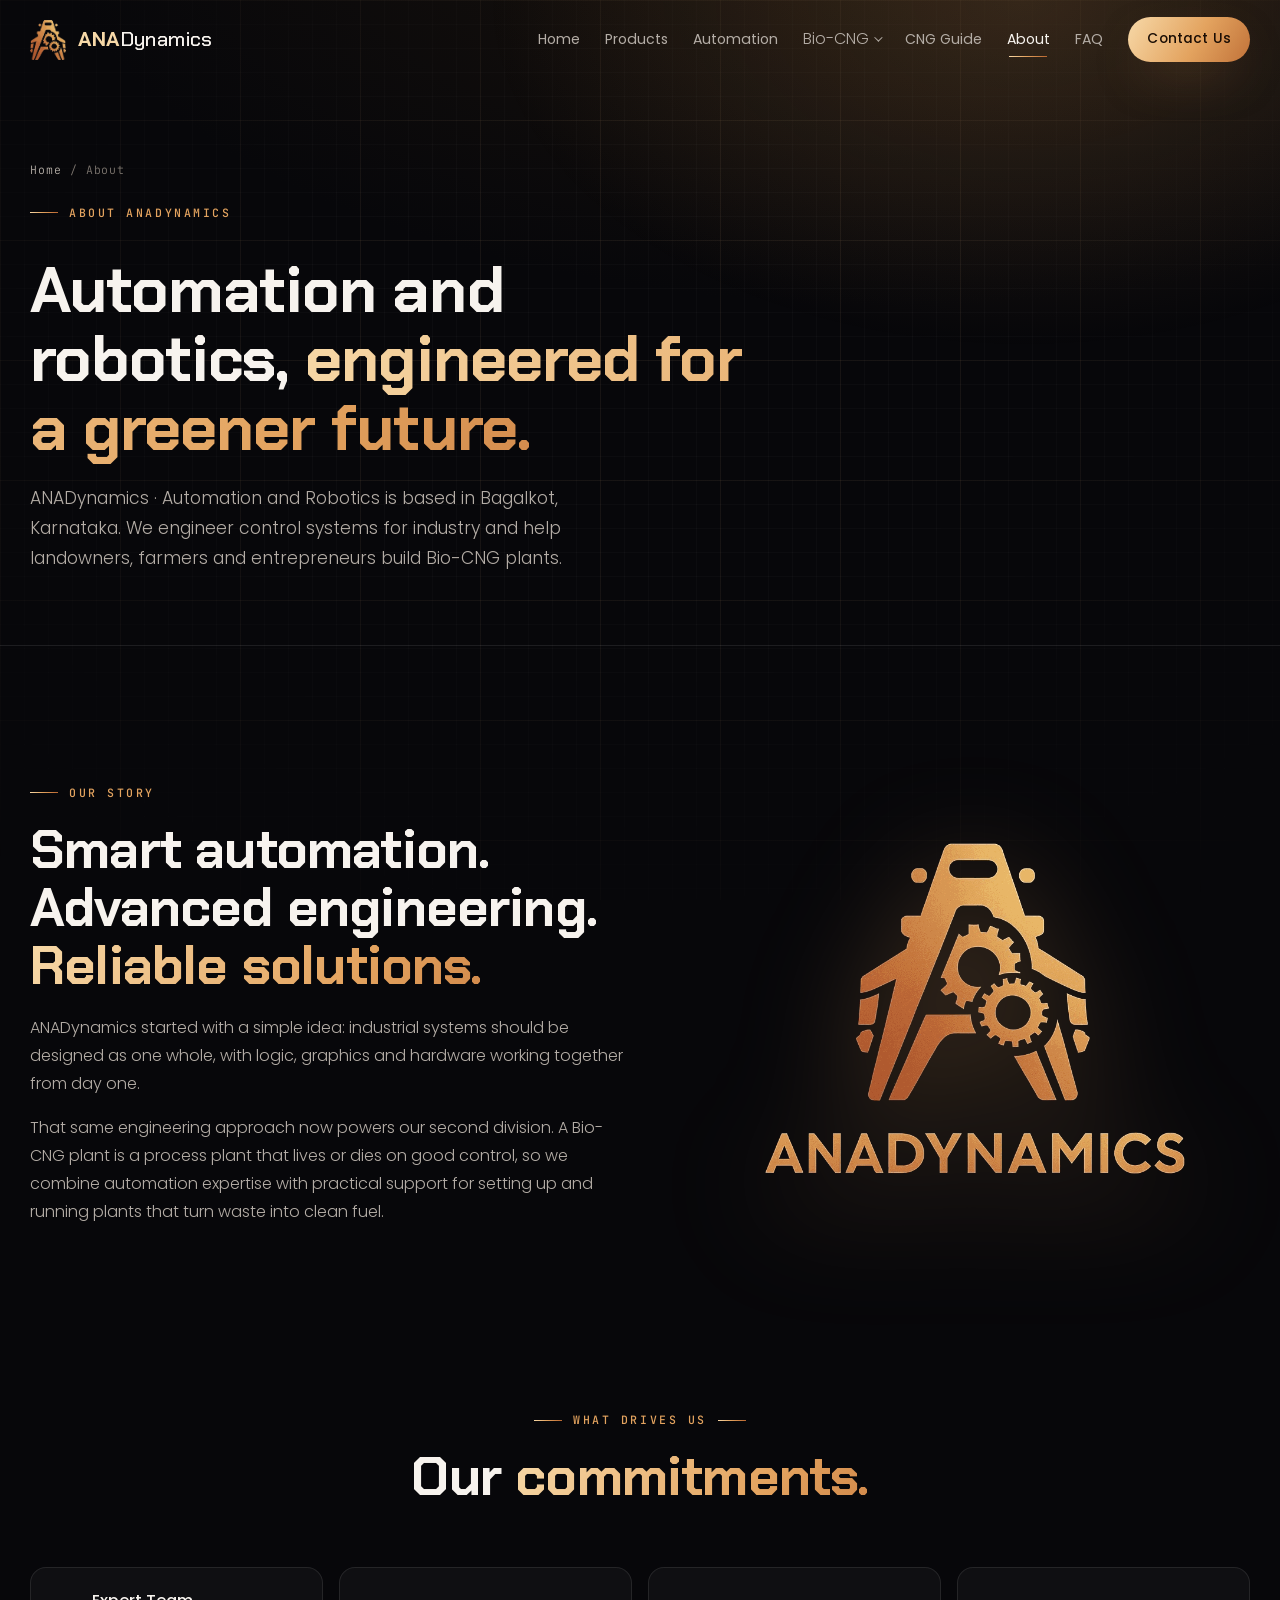
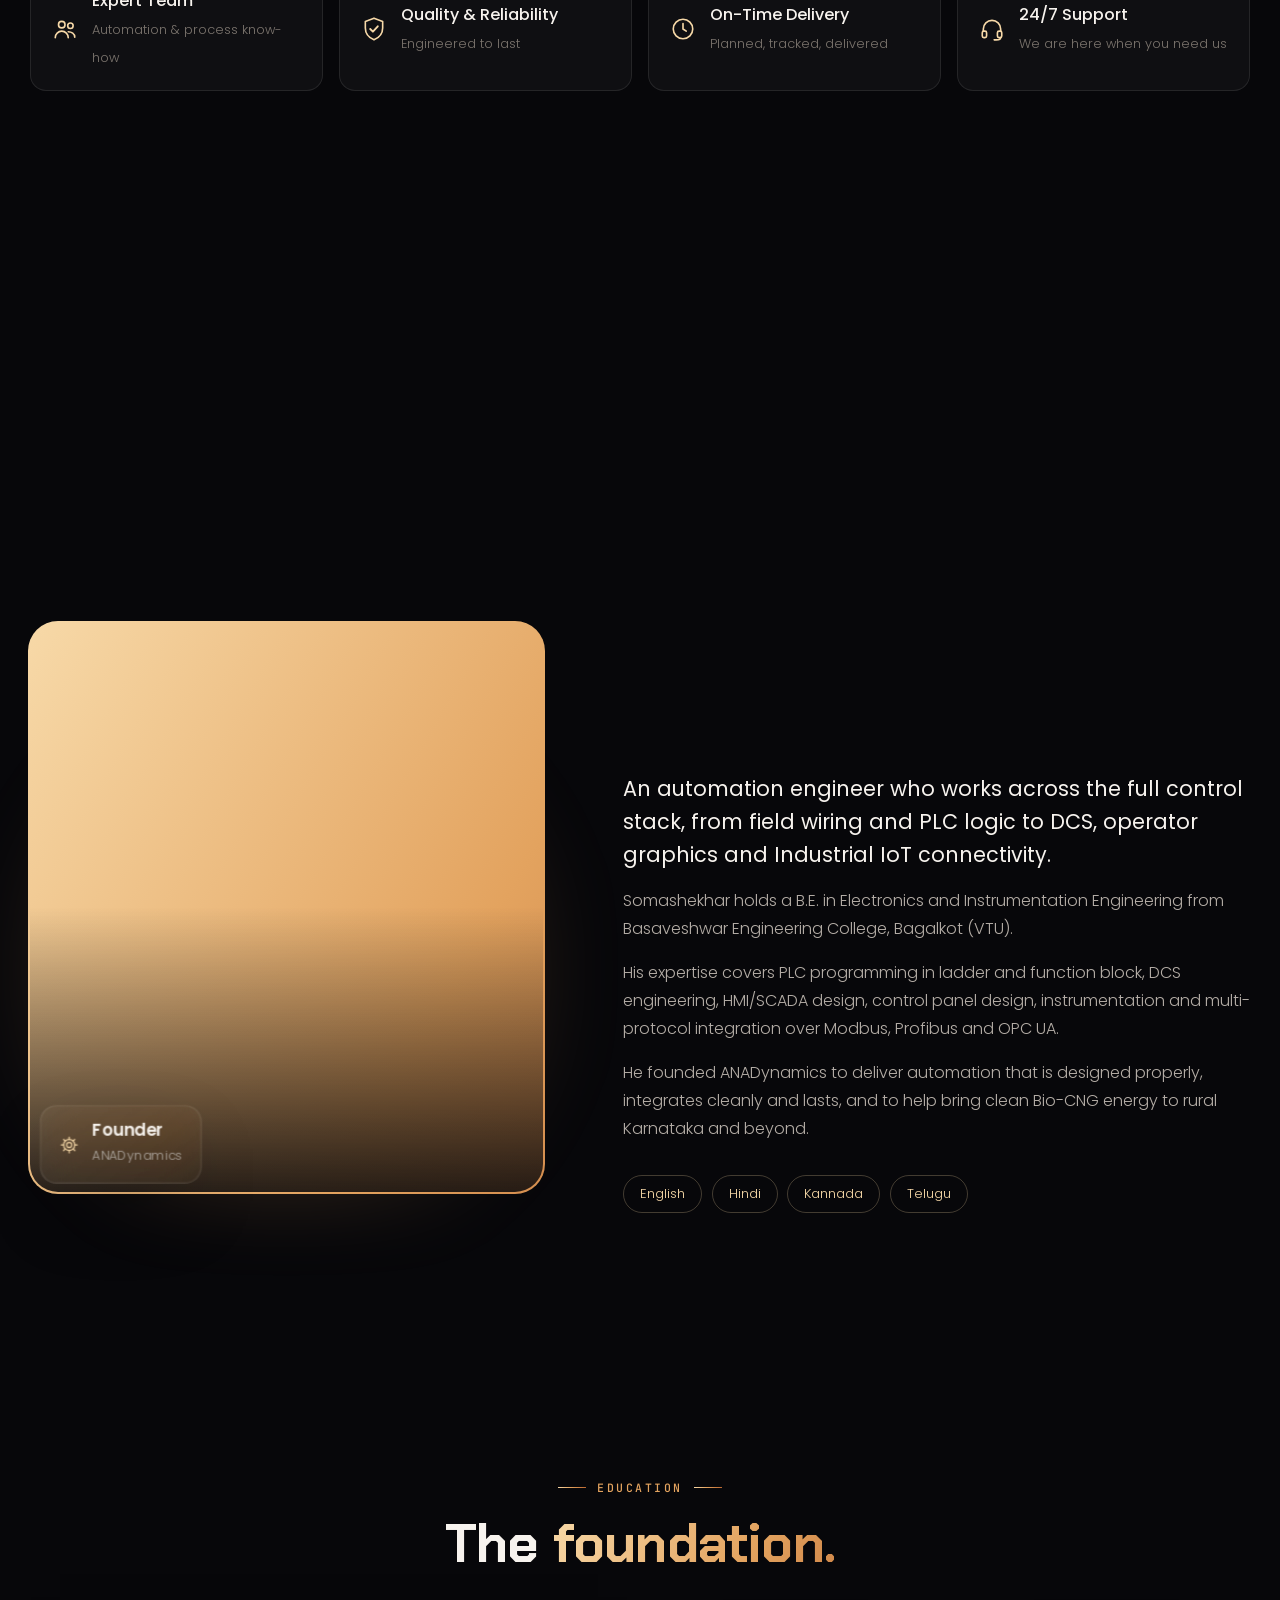
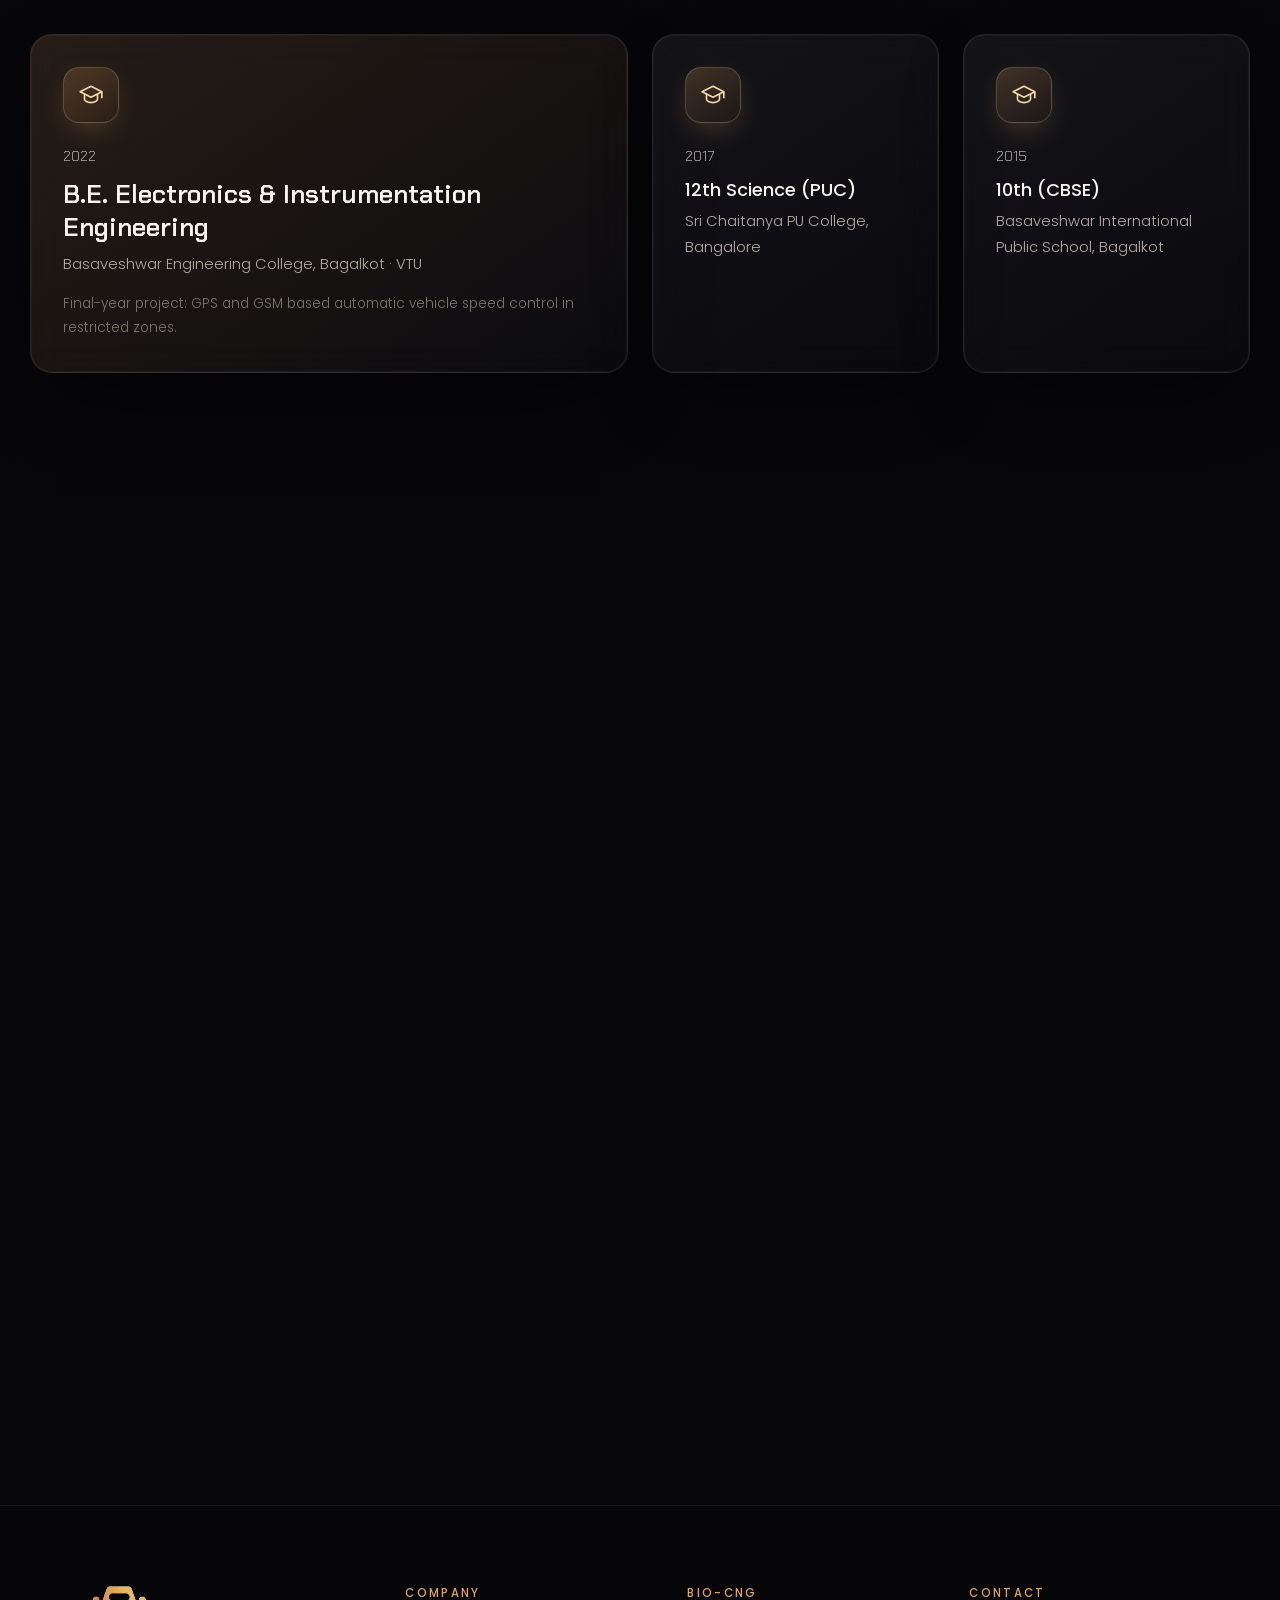
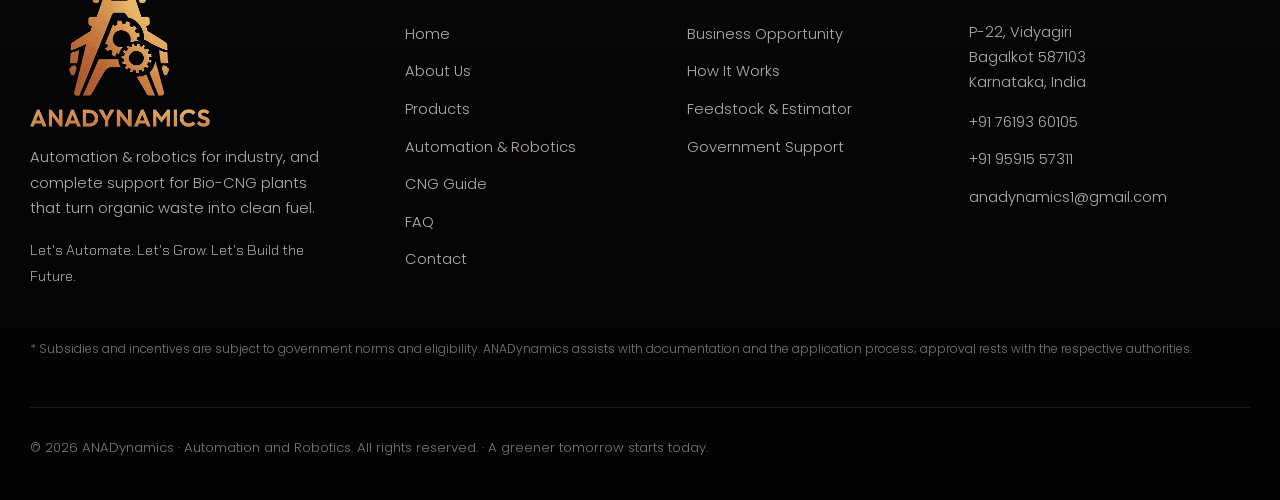
<file: about.html>
<!DOCTYPE html>
<html lang="en">
<head>
  <meta charset="UTF-8">
  <meta name="viewport" content="width=device-width, initial-scale=1, viewport-fit=cover">
  <title>About ANADynamics | Automation, Robotics & Bio-CNG, Bagalkot</title>
  <meta name="description" content="ANADynamics · Automation and Robotics, Bagalkot, Karnataka: engineering control systems for industry and supporting Bio-CNG plants. Meet the founder.">
  <meta name="theme-color" content="#07070a">
  <link rel="canonical" href="https://www.anadynamics.com/about.html"><!-- TODO: replace domain -->
  <meta property="og:type" content="website">
  <meta property="og:site_name" content="ANADynamics">
  <meta property="og:title" content="About ANADynamics | Automation, Robotics & Bio-CNG, Bagalkot">
  <meta property="og:description" content="ANADynamics · Automation and Robotics, Bagalkot, Karnataka: engineering control systems for industry and supporting Bio-CNG plants. Meet the founder.">
  <meta property="og:image" content="assets/images/og-image.jpg">
  <meta name="twitter:card" content="summary_large_image">
  <link rel="icon" href="favicon.ico" sizes="any">
  <link rel="icon" href="favicon.png" type="image/png">
  <link rel="apple-touch-icon" href="assets/icons/apple-touch-icon.png">
  <link rel="preconnect" href="https://fonts.googleapis.com">
  <link rel="preconnect" href="https://fonts.gstatic.com" crossorigin>
  <link href="https://fonts.googleapis.com/css2?family=Chakra+Petch:wght@600;700&family=Poppins:wght@300;400;500;600&family=JetBrains+Mono:wght@400&display=swap" rel="stylesheet">
  <script>document.documentElement.classList.add('js')</script>
  <link rel="stylesheet" href="css/style.css">
  <link rel="stylesheet" href="css/pages.css">
  <link rel="stylesheet" href="css/responsive.css">
</head>
<body id="top">
  <a class="skip-link" href="#main">Skip to content</a>
  
  <div class="blueprint" aria-hidden="true"></div>
  <!-- ================= ICON SPRITE ================= -->
  <svg width="0" height="0" style="position:absolute" aria-hidden="true" focusable="false">
    <symbol id="i-logic" viewBox="0 0 24 24"><path d="M3 5v14M21 5v14M3 9h4M10 9h4M17 9h4M3 15h6M15 15h6M7 7v4M10 7v4M14 7l3 4M14 11l3-4" fill="none" stroke="currentColor" stroke-width="1.5" stroke-linecap="round"/><circle cx="12" cy="15" r="3" fill="none" stroke="currentColor" stroke-width="1.5"/></symbol>
    <symbol id="i-hmi" viewBox="0 0 24 24"><rect x="2" y="3" width="20" height="14" rx="2" fill="none" stroke="currentColor" stroke-width="1.5"/><path d="M8 21h8M12 17v4" stroke="currentColor" stroke-width="1.5" stroke-linecap="round"/><path d="M5 13l3-3 3 2 4-5 4 3" fill="none" stroke="currentColor" stroke-width="1.5" stroke-linejoin="round"/></symbol>
    <symbol id="i-panel" viewBox="0 0 24 24"><rect x="4" y="2" width="16" height="20" rx="2" fill="none" stroke="currentColor" stroke-width="1.5"/><path d="M4 8h16M4 15h16M7 4.5v2M9.5 4.5v2M12 4.5v2M7 10.5v2.5M10 10.5v2.5M13 10.5v2.5" stroke="currentColor" stroke-width="1.5" stroke-linecap="round"/><circle cx="8" cy="18.5" r="1" fill="currentColor"/><circle cx="11" cy="18.5" r="1" fill="currentColor"/></symbol>
    <symbol id="i-factory" viewBox="0 0 24 24"><path d="M2 21V10l6 4V10l6 4V6l2-3h2l2 3v15H2z" fill="none" stroke="currentColor" stroke-width="1.5" stroke-linejoin="round"/><path d="M6 17h2M11 17h2M16 17h2" stroke="currentColor" stroke-width="1.5" stroke-linecap="round"/></symbol>
    <symbol id="i-bolt" viewBox="0 0 24 24"><path d="M13 2L4 14h7l-1 8 9-12h-7l1-8z" fill="none" stroke="currentColor" stroke-width="1.5" stroke-linejoin="round"/></symbol>
    <symbol id="i-network" viewBox="0 0 24 24"><rect x="9" y="2" width="6" height="5" rx="1" fill="none" stroke="currentColor" stroke-width="1.5"/><rect x="2" y="17" width="6" height="5" rx="1" fill="none" stroke="currentColor" stroke-width="1.5"/><rect x="16" y="17" width="6" height="5" rx="1" fill="none" stroke="currentColor" stroke-width="1.5"/><path d="M12 7v5M5 17v-5h14v5" fill="none" stroke="currentColor" stroke-width="1.5"/></symbol>
    <symbol id="i-chip" viewBox="0 0 24 24"><rect x="6" y="6" width="12" height="12" rx="2" fill="none" stroke="currentColor" stroke-width="1.5"/><rect x="9.5" y="9.5" width="5" height="5" fill="currentColor"/><path d="M9 2v3M15 2v3M9 19v3M15 19v3M2 9h3M2 15h3M19 9h3M19 15h3" stroke="currentColor" stroke-width="1.5" stroke-linecap="round"/></symbol>
    <symbol id="i-plug" viewBox="0 0 24 24"><path d="M7 3v5M17 3v5M5 8h14v3a7 7 0 0 1-14 0V8zM12 18v4" fill="none" stroke="currentColor" stroke-width="1.5" stroke-linecap="round"/></symbol>
    <symbol id="i-cloud" viewBox="0 0 24 24"><path d="M7 18h10a4 4 0 0 0 .6-7.95A6 6 0 0 0 6.1 11.1 3.5 3.5 0 0 0 7 18z" fill="none" stroke="currentColor" stroke-width="1.5" stroke-linejoin="round"/></symbol>
    <symbol id="i-tool" viewBox="0 0 24 24"><path d="M14.7 6.3a4 4 0 0 0-5.4 5.4L3 18l3 3 6.3-6.3a4 4 0 0 0 5.4-5.4l-2.5 2.5-2.5-.5-.5-2.5 2.5-2.5z" fill="none" stroke="currentColor" stroke-width="1.5" stroke-linejoin="round"/></symbol>
    <symbol id="i-shield" viewBox="0 0 24 24"><path d="M12 2l8 3v6c0 5-3.5 9-8 11-4.5-2-8-6-8-11V5l8-3z" fill="none" stroke="currentColor" stroke-width="1.5" stroke-linejoin="round"/><path d="M8.5 12l2.5 2.5 4.5-5" fill="none" stroke="currentColor" stroke-width="1.7" stroke-linecap="round" stroke-linejoin="round"/></symbol>
    <symbol id="i-layers" viewBox="0 0 24 24"><path d="M12 3l9 5-9 5-9-5 9-5zM3 13l9 5 9-5" fill="none" stroke="currentColor" stroke-width="1.5" stroke-linejoin="round"/></symbol>
    <symbol id="i-link" viewBox="0 0 24 24"><path d="M10 14a4 4 0 0 0 5.7 0l3-3a4 4 0 0 0-5.7-5.7l-1 1M14 10a4 4 0 0 0-5.7 0l-3 3a4 4 0 0 0 5.7 5.7l1-1" fill="none" stroke="currentColor" stroke-width="1.5" stroke-linecap="round"/></symbol>
    <symbol id="i-target" viewBox="0 0 24 24"><circle cx="12" cy="12" r="9" fill="none" stroke="currentColor" stroke-width="1.5"/><circle cx="12" cy="12" r="5" fill="none" stroke="currentColor" stroke-width="1.5"/><circle cx="12" cy="12" r="1.5" fill="currentColor"/></symbol>
    <symbol id="i-grad" viewBox="0 0 24 24"><path d="M2 9l10-5 10 5-10 5L2 9z" fill="none" stroke="currentColor" stroke-width="1.5" stroke-linejoin="round"/><path d="M6 11v5c0 1.5 2.7 3 6 3s6-1.5 6-3v-5M22 9v6" fill="none" stroke="currentColor" stroke-width="1.5"/></symbol>
    <symbol id="i-award" viewBox="0 0 24 24"><circle cx="12" cy="9" r="6" fill="none" stroke="currentColor" stroke-width="1.5"/><path d="M8.5 14L7 22l5-3 5 3-1.5-8" fill="none" stroke="currentColor" stroke-width="1.5" stroke-linejoin="round"/></symbol>
    <symbol id="i-lang" viewBox="0 0 24 24"><path d="M3 5h10M8 3v2M5 5c1 4 4 7 7 8M11 5c-1 4-4 7-7 8M13 21l4-9 4 9M14.5 18h5" fill="none" stroke="currentColor" stroke-width="1.5" stroke-linecap="round" stroke-linejoin="round"/></symbol>
    <symbol id="i-mail" viewBox="0 0 24 24"><rect x="3" y="5" width="18" height="14" rx="2" fill="none" stroke="currentColor" stroke-width="1.5"/><path d="M3.5 6.5l8.5 6 8.5-6" fill="none" stroke="currentColor" stroke-width="1.5"/></symbol>
    <symbol id="i-phone" viewBox="0 0 24 24"><path d="M5 3h3l2 5-2.5 1.5a11 11 0 0 0 7 7L16 14l5 2v3a2 2 0 0 1-2 2A17 17 0 0 1 3 5a2 2 0 0 1 2-2z" fill="none" stroke="currentColor" stroke-width="1.5" stroke-linejoin="round"/></symbol>
    <symbol id="i-whatsapp" viewBox="0 0 24 24"><path d="M4 20l1.3-3.9A8.5 8.5 0 1 1 8 19l-4 1z" fill="none" stroke="currentColor" stroke-width="1.5" stroke-linejoin="round"/></symbol>
    <symbol id="i-arrow" viewBox="0 0 24 24"><path d="M5 12h14M13 6l6 6-6 6" fill="none" stroke="currentColor" stroke-width="1.7" stroke-linecap="round" stroke-linejoin="round"/></symbol>
    <symbol id="i-plus" viewBox="0 0 24 24"><path d="M12 5v14M5 12h14" fill="none" stroke="currentColor" stroke-width="1.7" stroke-linecap="round"/></symbol>
    <symbol id="i-cal" viewBox="0 0 24 24"><rect x="3" y="5" width="18" height="16" rx="2" fill="none" stroke="currentColor" stroke-width="1.5"/><path d="M3 10h18M8 3v4M16 3v4" stroke="currentColor" stroke-width="1.5" stroke-linecap="round"/></symbol>
    <symbol id="i-star" viewBox="0 0 24 24"><path d="M12 2l2.4 7.4H22l-6.2 4.5 2.4 7.4L12 16.8l-6.2 4.5 2.4-7.4L2 9.4h7.6z" fill="currentColor"/></symbol>
  
    <symbol id="gear" viewBox="0 0 100 100"><path fill-rule="evenodd" d="M88.0 50.0 L95.9 52.9 L95.1 59.1 L86.7 59.8 L82.9 69.0 L88.3 75.5 L84.5 80.4 L76.9 76.9 L69.0 82.9 L70.5 91.2 L64.7 93.6 L59.8 86.7 L50.0 88.0 L47.1 95.9 L40.9 95.1 L40.2 86.7 L31.0 82.9 L24.5 88.3 L19.6 84.5 L23.1 76.9 L17.1 69.0 L8.8 70.5 L6.4 64.7 L13.3 59.8 L12.0 50.0 L4.1 47.1 L4.9 40.9 L13.3 40.2 L17.1 31.0 L11.7 24.5 L15.5 19.6 L23.1 23.1 L31.0 17.1 L29.5 8.8 L35.3 6.4 L40.2 13.3 L50.0 12.0 L52.9 4.1 L59.1 4.9 L59.8 13.3 L69.0 17.1 L75.5 11.7 L80.4 15.5 L76.9 23.1 L82.9 31.0 L91.2 29.5 L93.6 35.3 L86.7 40.2 Z M63 50 a13 13 0 1 0 -26 0 a13 13 0 1 0 26 0 Z"/></symbol>
    <symbol id="i-gear" viewBox="0 0 24 24"><circle cx="12" cy="12" r="3.2" fill="none" stroke="currentColor" stroke-width="1.5"/><path d="M12 2v3M12 19v3M2 12h3M19 12h3M4.9 4.9l2.1 2.1M17 17l2.1 2.1M4.9 19.1L7 17M17 7l2.1-2.1" stroke="currentColor" stroke-width="1.5" stroke-linecap="round"/><circle cx="12" cy="12" r="7" fill="none" stroke="currentColor" stroke-width="1.5"/></symbol>
    <symbol id="i-robot" viewBox="0 0 24 24"><path d="M4 21h8M8 21v-3l-2-5 6-6 5 3M12 7l1-3M17 10l3 1-1 3-3-1" fill="none" stroke="currentColor" stroke-width="1.5" stroke-linecap="round" stroke-linejoin="round"/><circle cx="12" cy="7" r="1.6" fill="currentColor"/><circle cx="6" cy="13" r="1.6" fill="currentColor"/></symbol>
    <symbol id="i-leaf" viewBox="0 0 24 24"><g fill="none" stroke="currentColor" stroke-width="1.5" stroke-linecap="round" stroke-linejoin="round"><path d="M5 19c0-8 6-14 15-14 0 9-6 15-14 15"/><path d="M5 19c3-4 6-6 10-8"/></g></symbol>
    <symbol id="i-fuel" viewBox="0 0 24 24"><g fill="none" stroke="currentColor" stroke-width="1.5" stroke-linecap="round" stroke-linejoin="round"><path d="M4 21V5a2 2 0 0 1 2-2h6a2 2 0 0 1 2 2v16M3 21h12M6 8h6"/><path d="M14 10h2a2 2 0 0 1 2 2v5a1.5 1.5 0 0 0 3 0V9l-3-3"/></g></symbol>
    <symbol id="i-rupee" viewBox="0 0 24 24"><g fill="none" stroke="currentColor" stroke-width="1.5" stroke-linecap="round" stroke-linejoin="round"><path d="M7 4h11M7 9h11M7 4c6 0 7 2.5 7 5s-2 5-7 5h-1l8 7"/></g></symbol>
    <symbol id="i-bank" viewBox="0 0 24 24"><g fill="none" stroke="currentColor" stroke-width="1.5" stroke-linecap="round" stroke-linejoin="round"><path d="M3 10l9-6 9 6M5 10v8M9.5 10v8M14.5 10v8M19 10v8M3 21h18M4 18h16"/></g></symbol>
    <symbol id="i-land" viewBox="0 0 24 24"><g fill="none" stroke="currentColor" stroke-width="1.5" stroke-linecap="round" stroke-linejoin="round"><path d="M3 18l5-9 4 6 3-4 6 7H3z"/><circle cx="17" cy="6" r="2"/></g></symbol>
    <symbol id="i-truck" viewBox="0 0 24 24"><g fill="none" stroke="currentColor" stroke-width="1.5" stroke-linecap="round" stroke-linejoin="round"><path d="M2 6h12v10H2zM14 10h4l3 3v3h-7"/><circle cx="6" cy="18" r="2"/><circle cx="17" cy="18" r="2"/></g></symbol>
    <symbol id="i-flask" viewBox="0 0 24 24"><g fill="none" stroke="currentColor" stroke-width="1.5" stroke-linecap="round" stroke-linejoin="round"><path d="M9 3h6M10 3v6l-5 9a2 2 0 0 0 1.8 3h10.4a2 2 0 0 0 1.8-3l-5-9V3M7.5 15h9"/></g></symbol>
    <symbol id="i-recycle" viewBox="0 0 24 24"><g fill="none" stroke="currentColor" stroke-width="1.5" stroke-linecap="round" stroke-linejoin="round"><path d="M7 19H4.5a2 2 0 0 1-1.7-3l2.2-3.8M9 7l1.3-2.2a2 2 0 0 1 3.4 0L16 8.6M17 19h2.5a2 2 0 0 0 1.7-3l-1.3-2.2"/><path d="M14 16l-3 3 3 3M5.5 9.5l.5 4-4-.5M18 5.5l-1.5 3.6-3.6-1.6"/></g></symbol>
    <symbol id="i-cow" viewBox="0 0 24 24"><g fill="none" stroke="currentColor" stroke-width="1.5" stroke-linecap="round" stroke-linejoin="round"><path d="M6 7c-2 0-3-1.5-3-3M18 7c2 0 3-1.5 3-3M6 7h12l-1 6H7L6 7zM8 13l-1 8M16 13l1 8M9 17h6"/><circle cx="9.5" cy="10" r=".6"/><circle cx="14.5" cy="10" r=".6"/></g></symbol>
    <symbol id="i-wheat" viewBox="0 0 24 24"><g fill="none" stroke="currentColor" stroke-width="1.5" stroke-linecap="round" stroke-linejoin="round"><path d="M12 22V8M12 8c-2-1-3-3-3-5 2 0 3 2 3 5zM12 8c2-1 3-3 3-5-2 0-3 2-3 5zM12 13c-2-1-3.5-2.5-4-4.5 2 .3 3.5 2 4 4.5zM12 13c2-1 3.5-2.5 4-4.5-2 .3-3.5 2-4 4.5zM12 18c-2-1-3.5-2.5-4-4.5 2 .3 3.5 2 4 4.5zM12 18c2-1 3.5-2.5 4-4.5-2 .3-3.5 2-4 4.5z"/></g></symbol>
    <symbol id="i-apple" viewBox="0 0 24 24"><g fill="none" stroke="currentColor" stroke-width="1.5" stroke-linecap="round" stroke-linejoin="round"><path d="M12 7c-1.5-1.5-5-1.5-6.5 1.5S5 16 7.5 19s3.5 1.5 4.5 1 2 1.5 4.5-1 3-8.5 1.5-10.5S13.5 5.5 12 7z"/><path d="M12 7c0-2 1-3.5 3-4"/></g></symbol>
    <symbol id="i-drop" viewBox="0 0 24 24"><g fill="none" stroke="currentColor" stroke-width="1.5" stroke-linecap="round" stroke-linejoin="round"><path d="M12 3s6 6.5 6 11a6 6 0 0 1-12 0c0-4.5 6-11 6-11z"/><path d="M9 14a3 3 0 0 0 3 3"/></g></symbol>
    <symbol id="i-flame" viewBox="0 0 24 24"><g fill="none" stroke="currentColor" stroke-width="1.5" stroke-linecap="round" stroke-linejoin="round"><path d="M12 21c4 0 7-2.7 7-6.5 0-4-3-6-4-9.5-2 1.5-3 3.5-3 5.5-1-1-1.5-2-1.5-3.5C7.5 9.5 5 12 5 14.5 5 18.3 8 21 12 21z"/></g></symbol>
    <symbol id="i-cyl" viewBox="0 0 24 24"><g fill="none" stroke="currentColor" stroke-width="1.5" stroke-linecap="round" stroke-linejoin="round"><rect x="7" y="6" width="10" height="15" rx="4"/><path d="M10 3h4M12 3v3M7 11h10"/></g></symbol>
    <symbol id="i-pin" viewBox="0 0 24 24"><g fill="none" stroke="currentColor" stroke-width="1.5" stroke-linecap="round" stroke-linejoin="round"><path d="M12 21s-7-6.2-7-11.5A7 7 0 0 1 19 9.5C19 14.8 12 21 12 21z"/><circle cx="12" cy="9.5" r="2.5"/></g></symbol>
    <symbol id="i-check" viewBox="0 0 24 24"><g fill="none" stroke="currentColor" stroke-width="1.5" stroke-linecap="round" stroke-linejoin="round"><circle cx="12" cy="12" r="9"/><path d="M8 12.5l2.5 2.5L16 9.5"/></g></symbol>
    <symbol id="i-clock" viewBox="0 0 24 24"><g fill="none" stroke="currentColor" stroke-width="1.5" stroke-linecap="round" stroke-linejoin="round"><circle cx="12" cy="12" r="9"/><path d="M12 7v5l3 2"/></g></symbol>
    <symbol id="i-headset" viewBox="0 0 24 24"><g fill="none" stroke="currentColor" stroke-width="1.5" stroke-linecap="round" stroke-linejoin="round"><path d="M4 14v-2a8 8 0 0 1 16 0v2"/><rect x="3" y="14" width="4" height="6" rx="1.5"/><rect x="17" y="14" width="4" height="6" rx="1.5"/><path d="M20 20c0 1-1 2-4 2h-2"/></g></symbol>
    <symbol id="i-doc" viewBox="0 0 24 24"><g fill="none" stroke="currentColor" stroke-width="1.5" stroke-linecap="round" stroke-linejoin="round"><path d="M6 3h8l4 4v14H6zM14 3v4h4M9 12h6M9 16h6"/></g></symbol>
    <symbol id="i-team" viewBox="0 0 24 24"><g fill="none" stroke="currentColor" stroke-width="1.5" stroke-linecap="round" stroke-linejoin="round"><circle cx="9" cy="8" r="3"/><circle cx="17" cy="9" r="2.5"/><path d="M3 20c0-3.3 2.7-6 6-6s6 2.7 6 6M15 14.5c3 0 6 1.8 6 5"/></g></symbol>
    <symbol id="i-info" viewBox="0 0 24 24"><g fill="none" stroke="currentColor" stroke-width="1.5" stroke-linecap="round" stroke-linejoin="round"><circle cx="12" cy="12" r="9"/><path d="M12 11v6M12 7.5v.01"/></g></symbol>
    <symbol id="i-chart" viewBox="0 0 24 24"><g fill="none" stroke="currentColor" stroke-width="1.5" stroke-linecap="round" stroke-linejoin="round"><path d="M4 20V4M4 20h16M8 16v-4M12 16V8M16 16v-6"/></g></symbol>
    <symbol id="i-plant" viewBox="0 0 24 24"><g fill="none" stroke="currentColor" stroke-width="1.5" stroke-linecap="round" stroke-linejoin="round"><path d="M3 21h18M5 21v-8a3 3 0 0 1 6 0v8M13 21V9a4 4 0 0 1 8 0v12M8 7V3M17 5V2"/></g></symbol>
    <symbol id="i-ext" viewBox="0 0 24 24"><g fill="none" stroke="currentColor" stroke-width="1.5" stroke-linecap="round" stroke-linejoin="round"><path d="M14 4h6v6M20 4l-9 9M18 14v5a1 1 0 0 1-1 1H5a1 1 0 0 1-1-1V7a1 1 0 0 1 1-1h5"/></g></symbol>
    <symbol id="i-car" viewBox="0 0 24 24"><g fill="none" stroke="currentColor" stroke-width="1.5" stroke-linecap="round" stroke-linejoin="round"><path d="M3 16v-4l2-5h14l2 5v4H3zM5 12h14"/><circle cx="7" cy="16.5" r="1.8"/><circle cx="17" cy="16.5" r="1.8"/></g></symbol>
    <symbol id="i-home" viewBox="0 0 24 24"><g fill="none" stroke="currentColor" stroke-width="1.5" stroke-linecap="round" stroke-linejoin="round"><path d="M3 11l9-7 9 7M5 10v10h14V10M10 20v-6h4v6"/></g></symbol>
  </svg>

  <header class="site-header">
    <nav class="nav container" aria-label="Primary">
      <a href="index.html" class="brand" aria-label="ANADynamics home">
        <img src="assets/images/logo-mark-sm.png" alt="" width="87" height="96" class="brand-mark">
        <span class="brand-text">ANA<em>Dynamics</em></span>
      </a>
      <button class="nav-toggle" aria-expanded="false" aria-controls="nav-menu" aria-label="Open menu"><span></span><span></span><span></span></button>
      <ul class="nav-menu" id="nav-menu">
        <li><a href="index.html" class="nav-link">Home</a></li>
        <li><a href="products.html" class="nav-link">Products</a></li>
        <li><a href="automation.html" class="nav-link">Automation</a></li>
        <li class="has-sub"><button type="button" class="nav-link sub-toggle" aria-expanded="false" aria-haspopup="true">Bio-CNG</button>
          <ul class="sub"><li><a href="bio-cng.html"><strong>Business Opportunity</strong><span>Why invest, land, returns</span></a></li><li><a href="how-it-works.html"><strong>How It Works</strong><span>Process &amp; 3D plant tour</span></a></li><li><a href="feedstock.html"><strong>Feedstock &amp; Estimator</strong><span>Calculate your plant output</span></a></li><li><a href="subsidies.html"><strong>Government Support</strong><span>Schemes, approvals &amp; documents</span></a></li></ul></li>
        <li><a href="cng.html" class="nav-link">CNG Guide</a></li>
        <li><a href="about.html" class="nav-link active" aria-current="page">About</a></li>
        <li><a href="faq.html" class="nav-link">FAQ</a></li>
        <li><a href="contact.html" class="btn btn-gold btn-sm nav-cta">Contact Us</a></li>
      </ul>
    </nav>
  </header>

  <main id="main">

    <section class="page-hero plain" aria-labelledby="ph-title">
      
      <div class="container">
        <nav aria-label="Breadcrumb"><ol class="crumbs reveal"><li><a href="index.html">Home</a></li><li aria-current="page">About</li></ol></nav>
        <p class="kicker reveal" style="margin-top:1.4rem">About ANADynamics</p>
        <h1 id="ph-title" class="reveal">Automation and robotics, <em class="gold-text">engineered for a greener future.</em></h1>
        <p class="lead-p reveal">ANADynamics · Automation and Robotics is based in Bagalkot, Karnataka. We engineer control systems for industry and help landowners, farmers and entrepreneurs build Bio-CNG plants.</p>
        
        
      </div>
    </section>
    <section class="section" aria-labelledby="story-title">
      <div class="container split">
        <div>
          <p class="kicker reveal">Our Story</p>
          <h2 id="story-title" class="reveal">Smart automation. Advanced engineering. <em class="gold-text">Reliable solutions.</em></h2>
          <div class="prose reveal" style="margin-top:1.2rem">
            <p>ANADynamics started with a simple idea: industrial systems should be designed as one whole, with logic, graphics and hardware working together from day one.</p>
            <p>That same engineering approach now powers our second division. A Bio-CNG plant is a process plant that lives or dies on good control, so we combine automation expertise with practical support for setting up and running plants that turn waste into clean fuel.</p>
            <p><!-- TODO: add founding year, team size and any milestones you want to share --></p>
          </div>
        </div>
        <div class="reveal" style="display:grid;place-items:center"><img src="assets/images/logo-full.png" alt="ANADynamics logo" width="480" height="378" loading="lazy" style="width:100%;max-width:min(420px,100%);filter:drop-shadow(0 30px 60px rgba(227,163,95,.35))"></div>
      </div>
    </section>

    <section class="section" aria-labelledby="vals-title" style="padding-top:2rem">
      <div class="container">
        <header class="head center reveal">
          <p class="kicker">What Drives Us</p>
          <h2 id="vals-title">Our <em class="gold-text">commitments.</em></h2>
        </header>
        <ul class="why4">
          <li class="reveal"><svg class="" aria-hidden="true"><use href="#i-team"/></svg><div><strong>Expert Team</strong><span>Automation &amp; process know-how</span></div></li>
          <li class="reveal"><svg class="" aria-hidden="true"><use href="#i-shield"/></svg><div><strong>Quality &amp; Reliability</strong><span>Engineered to last</span></div></li>
          <li class="reveal"><svg class="" aria-hidden="true"><use href="#i-clock"/></svg><div><strong>On-Time Delivery</strong><span>Planned, tracked, delivered</span></div></li>
          <li class="reveal"><svg class="" aria-hidden="true"><use href="#i-headset"/></svg><div><strong>24/7 Support</strong><span>We are here when you need us</span></div></li>
        </ul>
        <div class="grid-3" style="margin-top:1.5rem">
          <article class="card glass info-card reveal" data-tilt><div class="icon-badge"><svg class="" aria-hidden="true"><use href="#i-gear"/></svg></div><h3>Smart Automation</h3><p>Control systems that are structured, readable and easy to maintain.</p></article>
          <article class="card glass info-card reveal" data-tilt><div class="icon-badge"><svg class="" aria-hidden="true"><use href="#i-chip"/></svg></div><h3>Advanced Engineering</h3><p>Logic, graphics, hardware and communication engineered together.</p></article>
          <article class="card glass info-card reveal" data-tilt><div class="icon-badge"><svg class="" aria-hidden="true"><use href="#i-robot"/></svg></div><h3>Reliable Solutions</h3><p>Systems built to run every day, backed by 24/7 support.</p></article>
        </div>
      </div>
    </section>
<!-- ================= FOUNDER ================= -->
    <section class="section" id="founder" aria-labelledby="founder-title">
      <div class="container founder">
        <div class="founder-media reveal">
          <div class="photo-frame" data-tilt data-tilt-max="6">
            <div class="photo-border"></div>
            <picture>
              <source srcset="assets/images/founder.webp" type="image/webp">
              <img src="assets/images/founder.jpg" alt="Somashekhar S. Anad, founder of ANADynamics" width="600" height="666" loading="lazy" decoding="async">
            </picture>
            <div class="photo-badge glass"><svg class="ic" aria-hidden="true"><use href="#i-gear"/></svg><span><strong>Founder</strong><small>ANADynamics</small></span></div>
          </div>
        </div>
        <div class="founder-copy">
          <p class="kicker reveal">Meet the Founder</p>
          <h2 id="founder-title" class="reveal">Somashekhar <em class="gold-text">S. Anad</em></h2>
          <p class="role reveal">Founder, ANADynamics · Electronics &amp; Instrumentation Engineer <!-- TODO: confirm title --></p>
          <div class="bio reveal">
            <p class="lead">An automation engineer who works across the full control stack, from field wiring and PLC logic to DCS, operator graphics and Industrial IoT connectivity.</p>
            <p>Somashekhar holds a B.E. in Electronics and Instrumentation Engineering from Basaveshwar Engineering College, Bagalkot (VTU).</p>
            <p>His expertise covers PLC programming in ladder and function block, DCS engineering, HMI/SCADA design, control panel design, instrumentation and multi-protocol integration over Modbus, Profibus and OPC UA.</p>
            <p>He founded ANADynamics to deliver automation that is designed properly, integrates cleanly and lasts, and to help bring clean Bio-CNG energy to rural Karnataka and beyond.</p>
          </div>
          <ul class="langs reveal" aria-label="Languages"><li>English</li><li>Hindi</li><li>Kannada</li><li>Telugu</li></ul>
        </div>
      </div>
    </section>

    <!-- ================= EDUCATION ================= -->
    <section class="section" id="education" aria-labelledby="edu-title">
      <div class="container">
        <header class="head center reveal">
          <p class="kicker">Education</p>
          <h2 id="edu-title">The <em class="gold-text">foundation.</em></h2>
        </header>
        <div class="edu">
          <article class="card edu-card glass featured reveal" data-tilt>
            <div class="icon-badge"><svg aria-hidden="true"><use href="#i-grad"/></svg></div>
            <p class="year">2022</p>
            <h3>B.E. Electronics &amp; Instrumentation Engineering</h3>
            <p>Basaveshwar Engineering College, Bagalkot · VTU</p>
            <p class="small">Final-year project: GPS and GSM based automatic vehicle speed control in restricted zones.</p>
          </article>
          <article class="card edu-card glass reveal" data-tilt>
            <div class="icon-badge"><svg aria-hidden="true"><use href="#i-grad"/></svg></div>
            <p class="year">2017</p>
            <h3>12th Science (PUC)</h3>
            <p>Sri Chaitanya PU College, Bangalore</p>
          </article>
          <article class="card edu-card glass reveal" data-tilt>
            <div class="icon-badge"><svg aria-hidden="true"><use href="#i-grad"/></svg></div>
            <p class="year">2015</p>
            <h3>10th (CBSE)</h3>
            <p>Basaveshwar International Public School, Bagalkot</p>
          </article>
        </div>
      </div>
    </section>

    
    <section class="section" aria-labelledby="loc-title" style="padding-top:2rem">
      <div class="container split">
        <div>
          <p class="kicker reveal">Visit Us</p>
          <h2 id="loc-title" class="reveal">Based in <em class="gold-text">Bagalkot.</em></h2>
          <address class="prose reveal" style="font-style:normal;margin-top:1.2rem"><p>P-22, Vidyagiri<br>Bagalkot 587103<br>Karnataka, India</p></address>
          <p class="reveal" style="margin-top:1.6rem"><a href="contact.html" class="btn btn-gold"><span>Contact us</span><svg class="ic" aria-hidden="true"><use href="#i-arrow"/></svg></a></p>
        </div>
        <div class="map map-facade reveal" style="height:340px" data-map-src="https://www.google.com/maps?q=P-22%2C%20Vidyagiri%2C%20Bagalkot%20587103&amp;output=embed" data-map-title="ANADynamics location map"><div class="mf-inner"><svg class="mf-pin" aria-hidden="true"><use href="#i-pin"/></svg><p>P-22, Vidyagiri, Bagalkot 587103</p><div class="mf-actions"><button type="button" class="btn btn-glass btn-sm" data-map-load><span>Show map</span></button><a class="btn btn-gold btn-sm" href="https://www.google.com/maps/search/?api=1&amp;query=P-22%2C%20Vidyagiri%2C%20Bagalkot%20587103" target="_blank" rel="noopener"><span>Open in Google Maps</span></a></div></div></div>
      </div>
    </section>

    <section class="cta" aria-label="Call to action">
      <div class="container">
        <div class="cta-card reveal">
          <svg class="cta-gear g-1" aria-hidden="true"><use href="#gear"/></svg><svg class="cta-gear g-2" aria-hidden="true"><use href="#gear"/></svg><svg class="cta-gear g-3" aria-hidden="true"><use href="#gear"/></svg>
          <h2>Let's build <em>the future together.</em></h2>
          <p>Automation project or Bio-CNG plant: the first consultation is free.</p>
          <a href="contact.html" class="btn btn-dark"><svg class="ic" aria-hidden="true"><use href="#i-cal"/></svg><span>Book a Free Consultation</span></a>
        </div>
      </div>
    </section>
  </main>

  <footer class="footer">
    <div class="container f-inner">
      <div class="f-brand">
        <img src="assets/images/logo-full.png" alt="ANADynamics Automation and Robotics" width="240" height="189" loading="lazy" decoding="async">
        <p>Automation &amp; robotics for industry, and complete support for Bio-CNG plants that turn organic waste into clean fuel.</p>
        <p class="f-tag">Let's Automate. Let's Grow. Let's Build the Future.</p>
      </div>
      <nav aria-label="Company"><h3>Company</h3><ul>
        <li><a href="index.html">Home</a></li><li><a href="about.html">About Us</a></li><li><a href="products.html">Products</a></li><li><a href="automation.html">Automation &amp; Robotics</a></li><li><a href="cng.html">CNG Guide</a></li><li><a href="faq.html">FAQ</a></li><li><a href="contact.html">Contact</a></li>
      </ul></nav>
      <nav aria-label="Bio-CNG"><h3>Bio-CNG</h3><ul>
        <li><a href="bio-cng.html">Business Opportunity</a></li><li><a href="how-it-works.html">How It Works</a></li><li><a href="feedstock.html">Feedstock &amp; Estimator</a></li><li><a href="subsidies.html">Government Support</a></li>
      </ul></nav>
      <div><h3>Contact</h3>
        <address>P-22, Vidyagiri<br>Bagalkot 587103<br>Karnataka, India</address>
        <ul style="margin-top:.8rem">
          <li><a href="tel:+917619360105">+91 76193 60105</a></li>
          <li><a href="tel:+919591557311">+91 95915 57311</a></li>
          <li><a href="mailto:anadynamics1@gmail.com">anadynamics1@gmail.com</a></li>
        </ul>
      </div>
      <p class="f-note">* Subsidies and incentives are subject to government norms and eligibility. ANADynamics assists with documentation and the application process; approval rests with the respective authorities.</p>
      <p class="copy">&copy; <span class="js-year">2026</span> ANADynamics · Automation and Robotics. All rights reserved. · A greener tomorrow starts today.</p>
    </div>
  </footer>
  <a href="#top" class="to-top glass" aria-label="Back to top"><svg class="ic" aria-hidden="true" style="transform:rotate(-90deg)"><use href="#i-arrow"/></svg></a>

  <script src="js/site.js" defer></script>
</body>
</html>
</file>
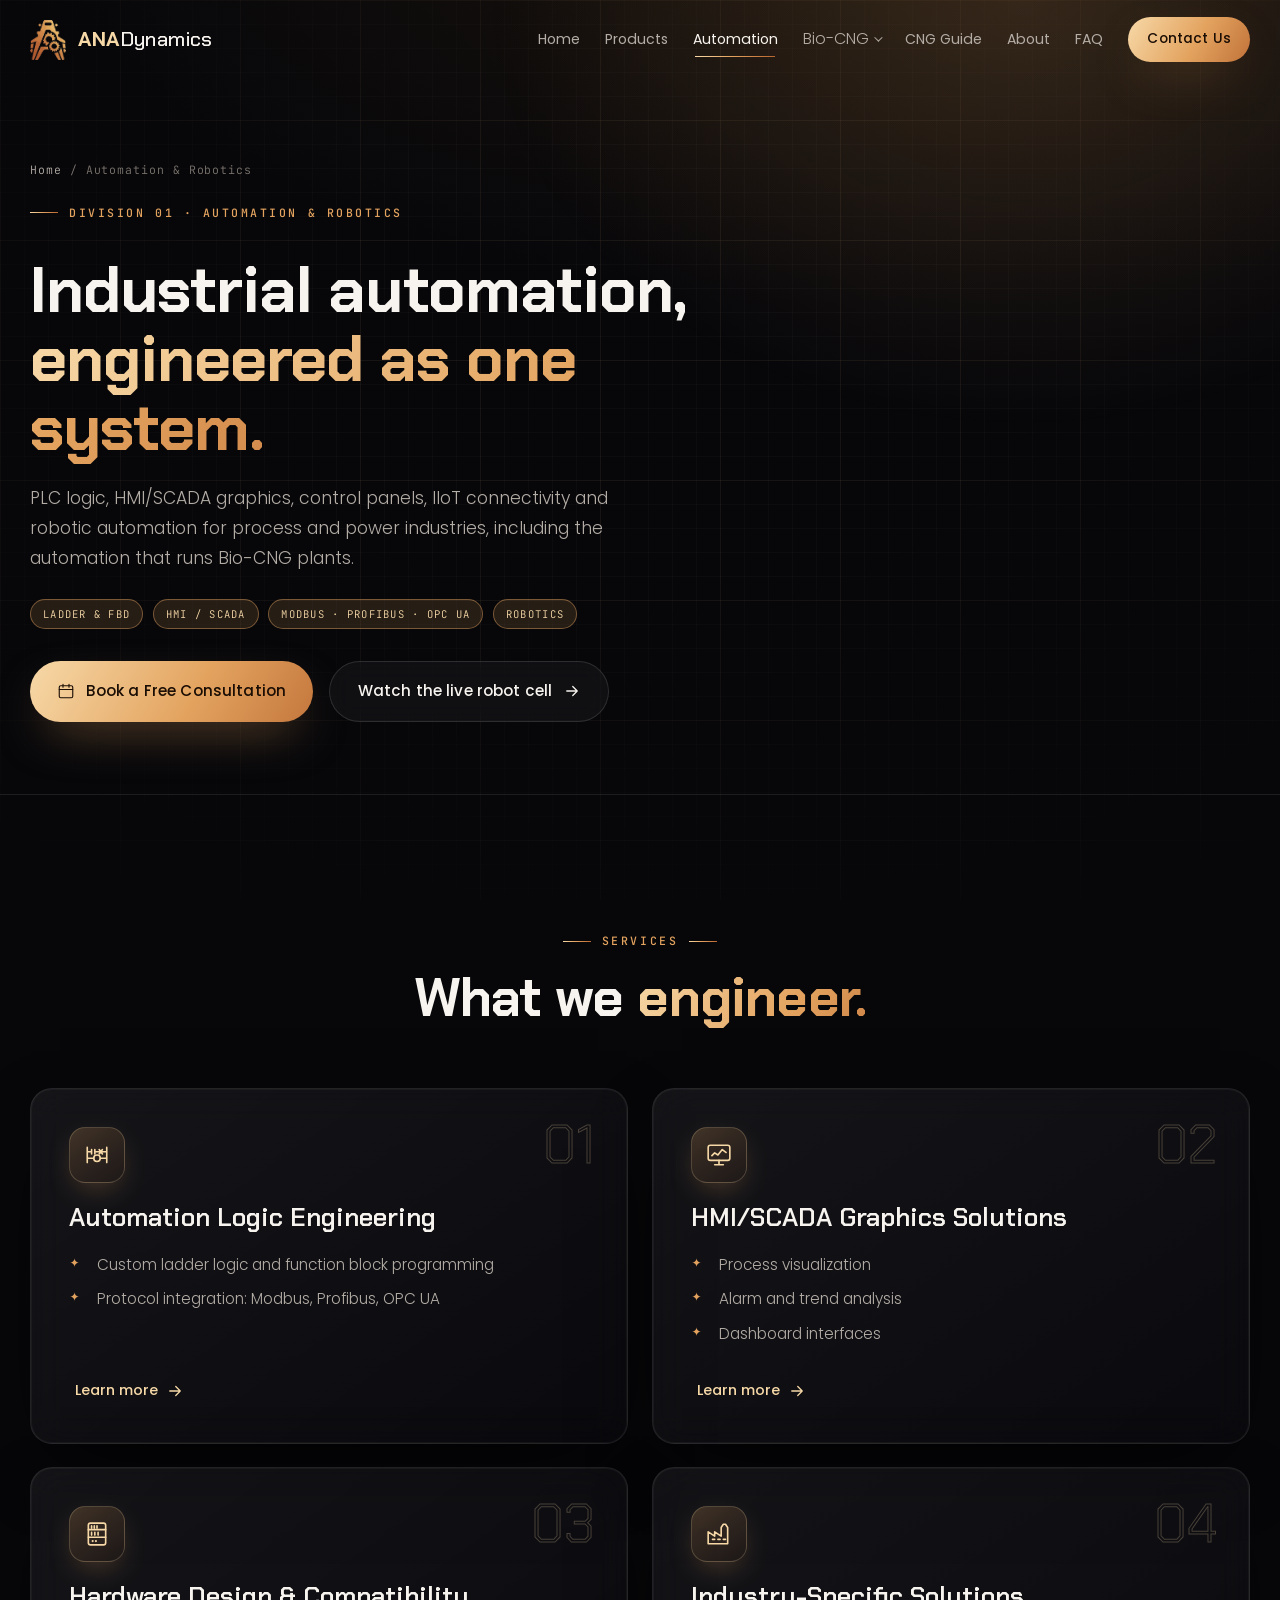
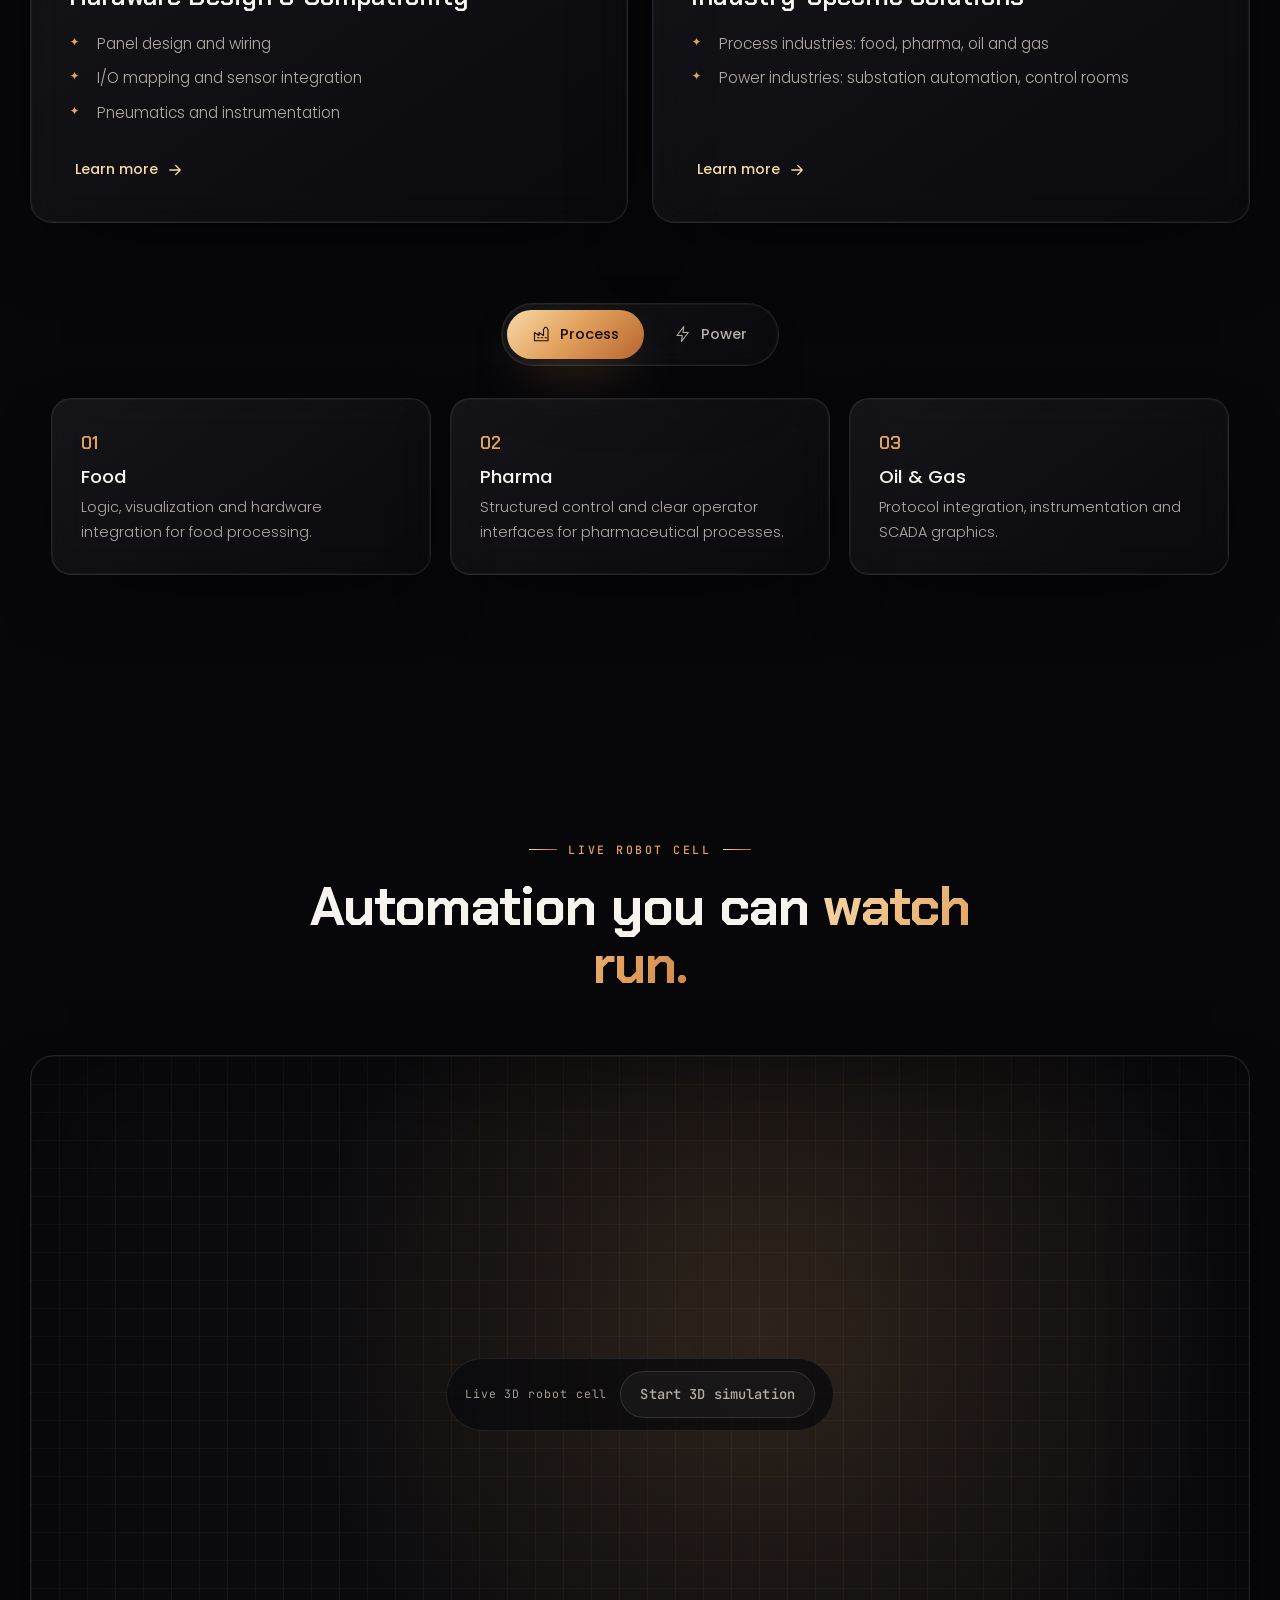
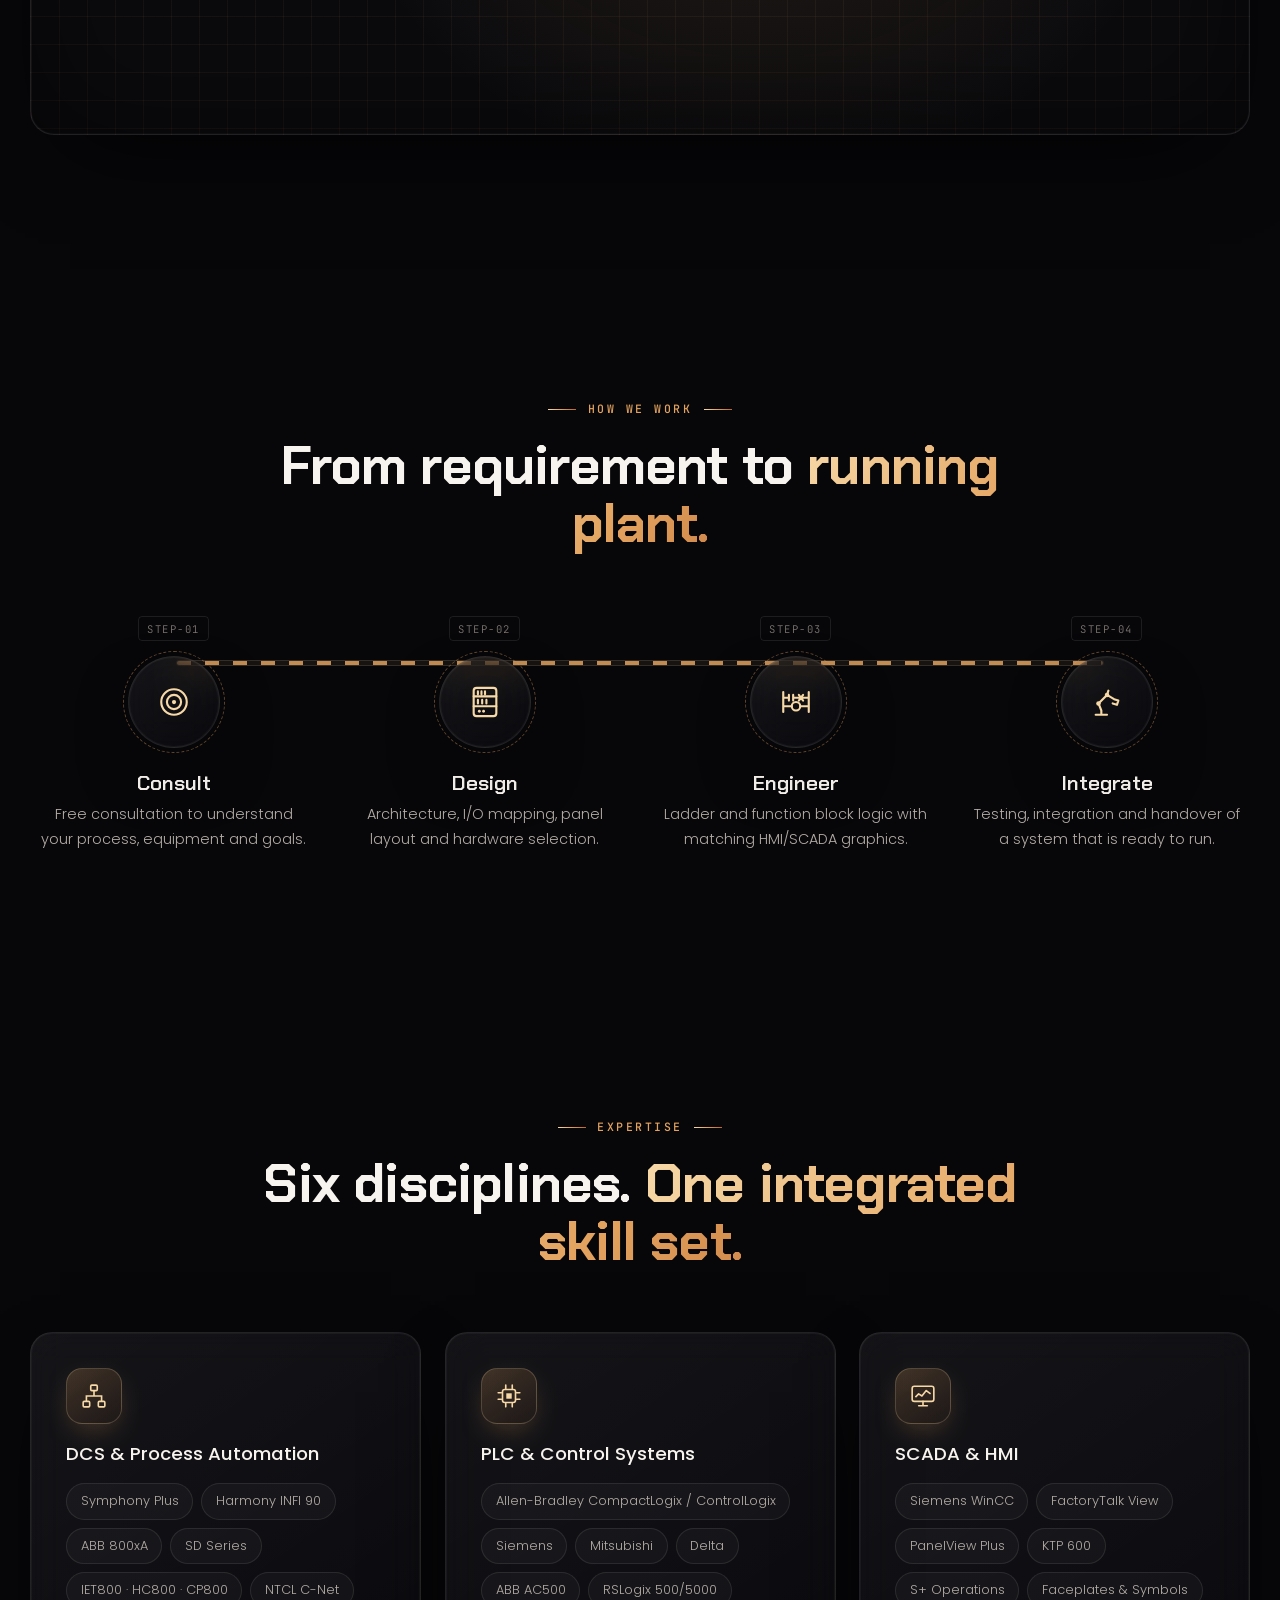
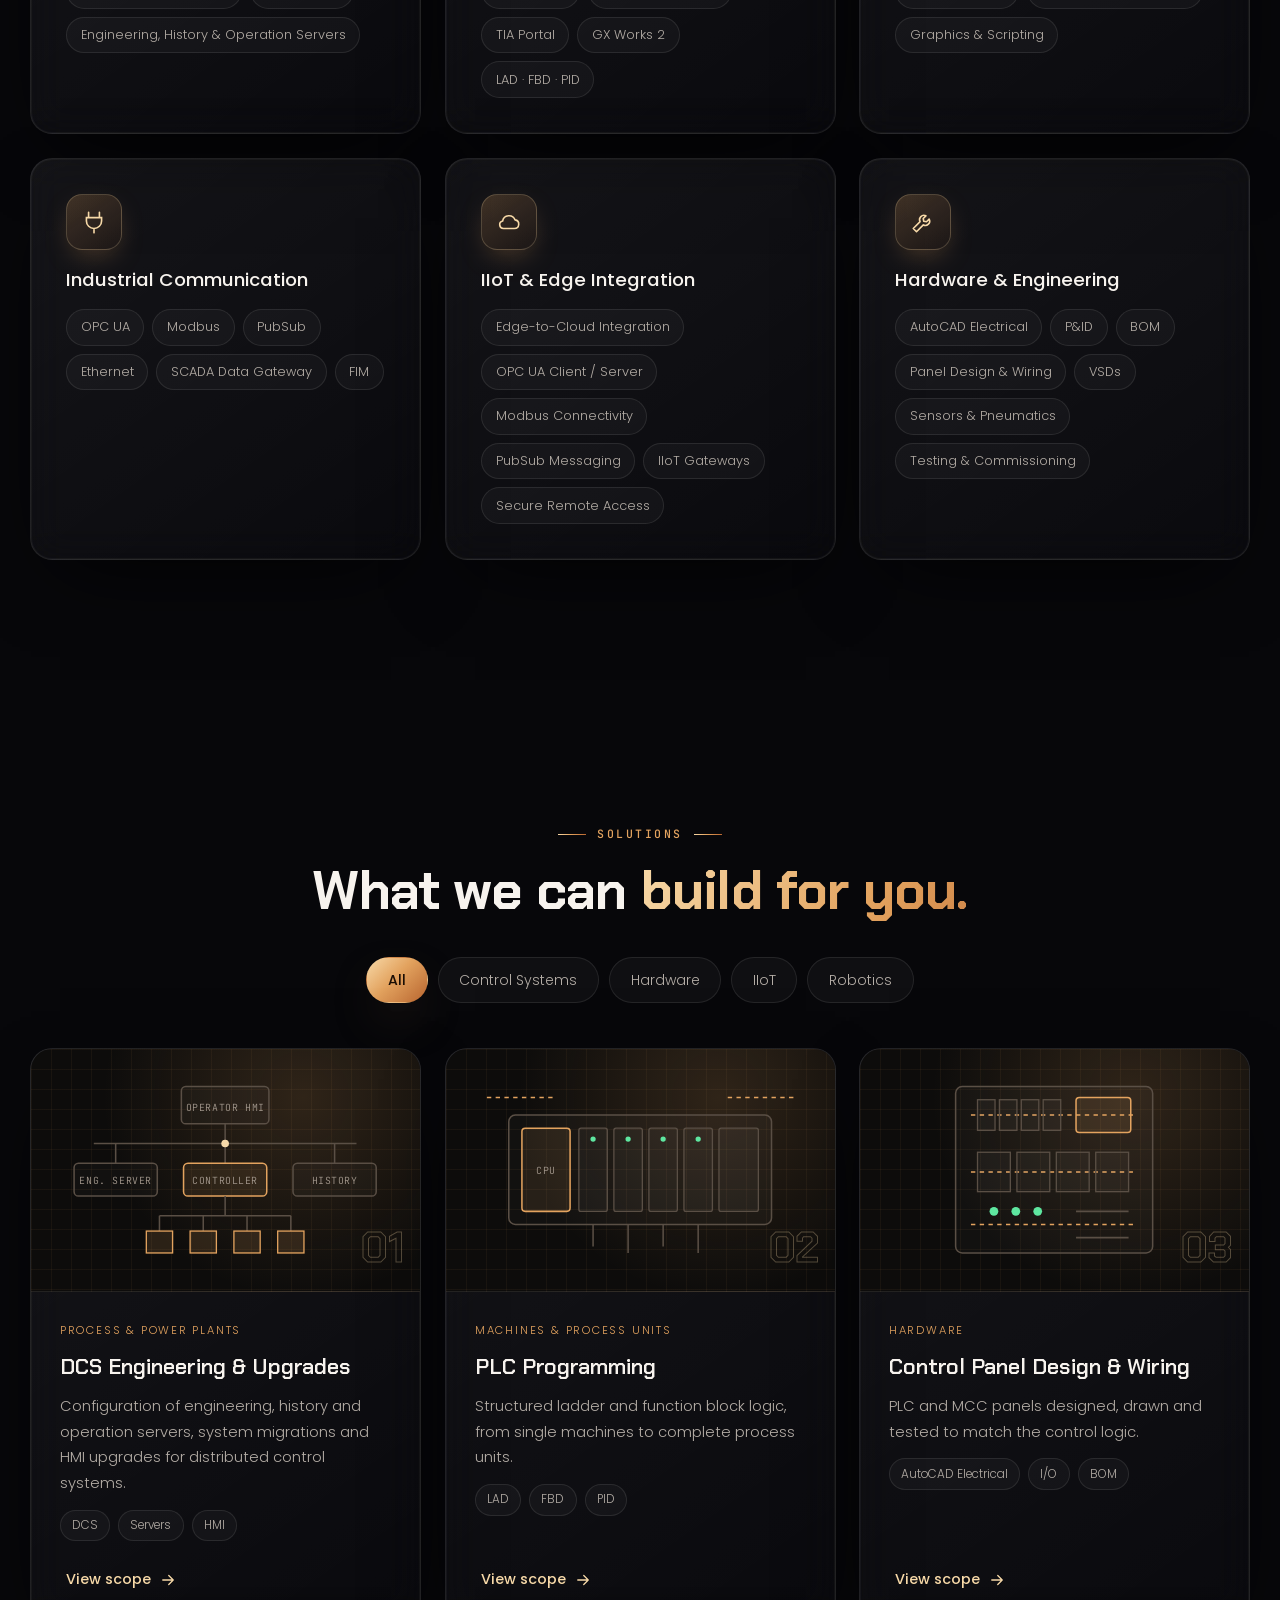
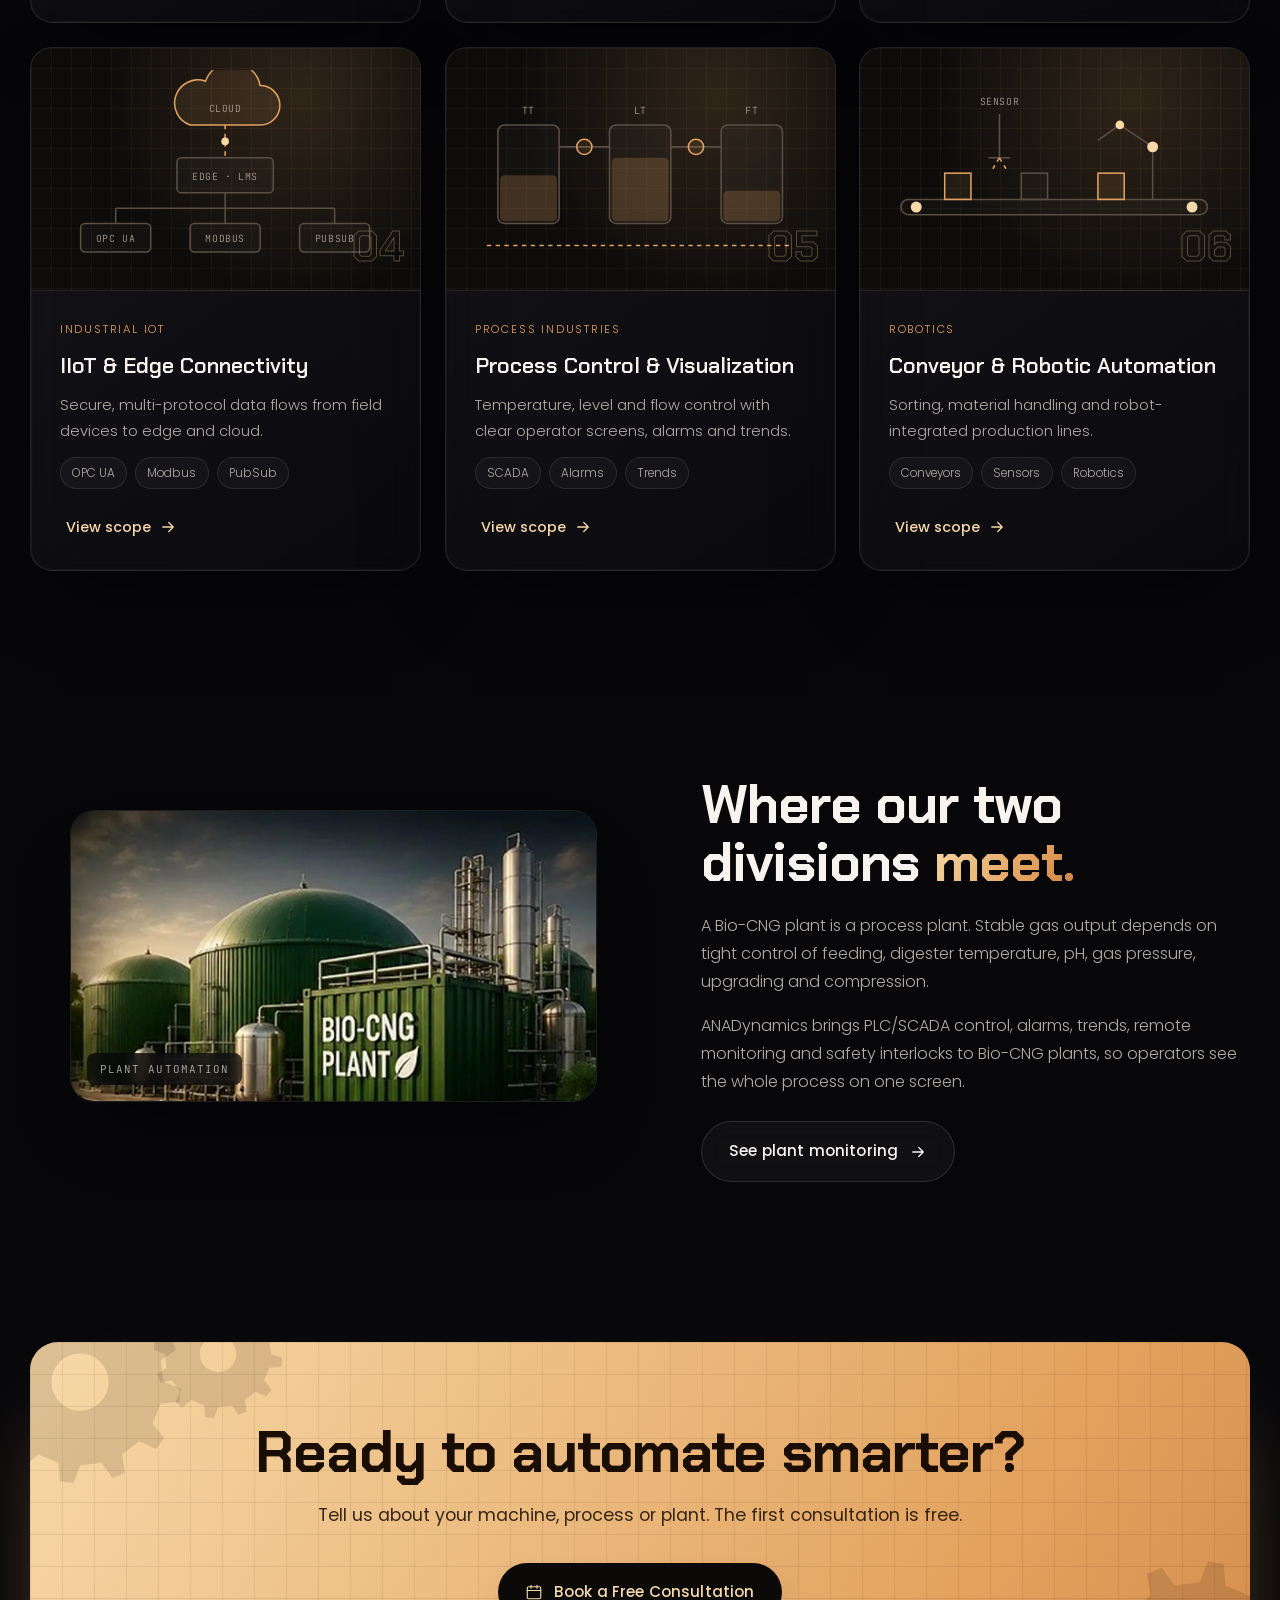
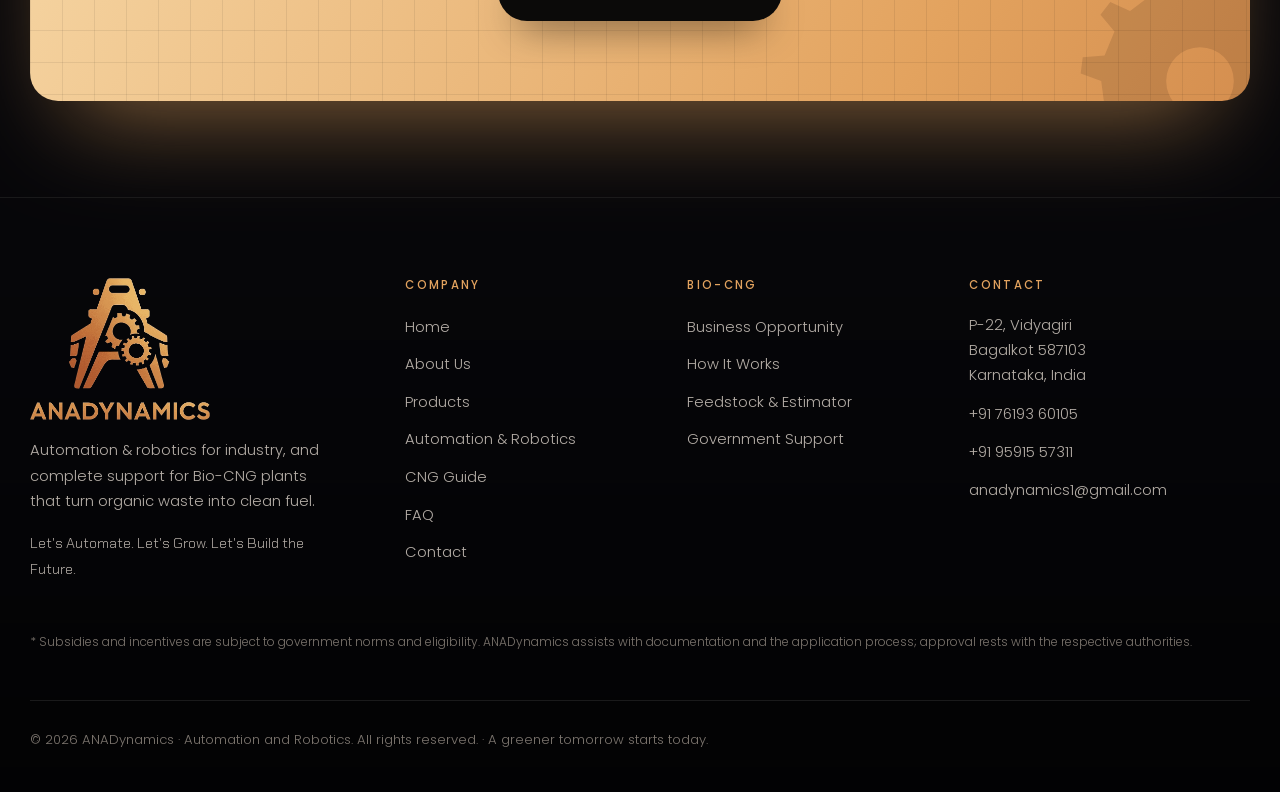
<file: automation.html>
<!DOCTYPE html>
<html lang="en">
<head>
  <meta charset="UTF-8">
  <meta name="viewport" content="width=device-width, initial-scale=1, viewport-fit=cover">
  <title>Automation & Robotics | ANADynamics</title>
  <meta name="description" content="PLC programming, DCS, HMI/SCADA graphics, control panel design, IIoT connectivity and robotic automation for process and power industries.">
  <meta name="theme-color" content="#07070a">
  <link rel="canonical" href="https://www.anadynamics.com/automation.html"><!-- TODO: replace domain -->
  <meta property="og:type" content="website">
  <meta property="og:site_name" content="ANADynamics">
  <meta property="og:title" content="Automation & Robotics | ANADynamics">
  <meta property="og:description" content="PLC programming, DCS, HMI/SCADA graphics, control panel design, IIoT connectivity and robotic automation for process and power industries.">
  <meta property="og:image" content="assets/images/og-image.jpg">
  <meta name="twitter:card" content="summary_large_image">
  <link rel="icon" href="favicon.ico" sizes="any">
  <link rel="icon" href="favicon.png" type="image/png">
  <link rel="apple-touch-icon" href="assets/icons/apple-touch-icon.png">
  <link rel="dns-prefetch" href="https://cdn.jsdelivr.net">
  <link rel="preconnect" href="https://fonts.googleapis.com">
  <link rel="preconnect" href="https://fonts.gstatic.com" crossorigin>
  <link href="https://fonts.googleapis.com/css2?family=Chakra+Petch:wght@600;700&family=Poppins:wght@300;400;500;600&family=JetBrains+Mono:wght@400&display=swap" rel="stylesheet">
  <script>document.documentElement.classList.add('js')</script>
  <link rel="stylesheet" href="css/style.css">
  <link rel="stylesheet" href="css/pages.css">
  <link rel="stylesheet" href="css/responsive.css">
</head>
<body id="top">
  <a class="skip-link" href="#main">Skip to content</a>
  
  <div class="blueprint" aria-hidden="true"></div>
  <!-- ================= ICON SPRITE ================= -->
  <svg width="0" height="0" style="position:absolute" aria-hidden="true" focusable="false">
    <symbol id="i-logic" viewBox="0 0 24 24"><path d="M3 5v14M21 5v14M3 9h4M10 9h4M17 9h4M3 15h6M15 15h6M7 7v4M10 7v4M14 7l3 4M14 11l3-4" fill="none" stroke="currentColor" stroke-width="1.5" stroke-linecap="round"/><circle cx="12" cy="15" r="3" fill="none" stroke="currentColor" stroke-width="1.5"/></symbol>
    <symbol id="i-hmi" viewBox="0 0 24 24"><rect x="2" y="3" width="20" height="14" rx="2" fill="none" stroke="currentColor" stroke-width="1.5"/><path d="M8 21h8M12 17v4" stroke="currentColor" stroke-width="1.5" stroke-linecap="round"/><path d="M5 13l3-3 3 2 4-5 4 3" fill="none" stroke="currentColor" stroke-width="1.5" stroke-linejoin="round"/></symbol>
    <symbol id="i-panel" viewBox="0 0 24 24"><rect x="4" y="2" width="16" height="20" rx="2" fill="none" stroke="currentColor" stroke-width="1.5"/><path d="M4 8h16M4 15h16M7 4.5v2M9.5 4.5v2M12 4.5v2M7 10.5v2.5M10 10.5v2.5M13 10.5v2.5" stroke="currentColor" stroke-width="1.5" stroke-linecap="round"/><circle cx="8" cy="18.5" r="1" fill="currentColor"/><circle cx="11" cy="18.5" r="1" fill="currentColor"/></symbol>
    <symbol id="i-factory" viewBox="0 0 24 24"><path d="M2 21V10l6 4V10l6 4V6l2-3h2l2 3v15H2z" fill="none" stroke="currentColor" stroke-width="1.5" stroke-linejoin="round"/><path d="M6 17h2M11 17h2M16 17h2" stroke="currentColor" stroke-width="1.5" stroke-linecap="round"/></symbol>
    <symbol id="i-bolt" viewBox="0 0 24 24"><path d="M13 2L4 14h7l-1 8 9-12h-7l1-8z" fill="none" stroke="currentColor" stroke-width="1.5" stroke-linejoin="round"/></symbol>
    <symbol id="i-network" viewBox="0 0 24 24"><rect x="9" y="2" width="6" height="5" rx="1" fill="none" stroke="currentColor" stroke-width="1.5"/><rect x="2" y="17" width="6" height="5" rx="1" fill="none" stroke="currentColor" stroke-width="1.5"/><rect x="16" y="17" width="6" height="5" rx="1" fill="none" stroke="currentColor" stroke-width="1.5"/><path d="M12 7v5M5 17v-5h14v5" fill="none" stroke="currentColor" stroke-width="1.5"/></symbol>
    <symbol id="i-chip" viewBox="0 0 24 24"><rect x="6" y="6" width="12" height="12" rx="2" fill="none" stroke="currentColor" stroke-width="1.5"/><rect x="9.5" y="9.5" width="5" height="5" fill="currentColor"/><path d="M9 2v3M15 2v3M9 19v3M15 19v3M2 9h3M2 15h3M19 9h3M19 15h3" stroke="currentColor" stroke-width="1.5" stroke-linecap="round"/></symbol>
    <symbol id="i-plug" viewBox="0 0 24 24"><path d="M7 3v5M17 3v5M5 8h14v3a7 7 0 0 1-14 0V8zM12 18v4" fill="none" stroke="currentColor" stroke-width="1.5" stroke-linecap="round"/></symbol>
    <symbol id="i-cloud" viewBox="0 0 24 24"><path d="M7 18h10a4 4 0 0 0 .6-7.95A6 6 0 0 0 6.1 11.1 3.5 3.5 0 0 0 7 18z" fill="none" stroke="currentColor" stroke-width="1.5" stroke-linejoin="round"/></symbol>
    <symbol id="i-tool" viewBox="0 0 24 24"><path d="M14.7 6.3a4 4 0 0 0-5.4 5.4L3 18l3 3 6.3-6.3a4 4 0 0 0 5.4-5.4l-2.5 2.5-2.5-.5-.5-2.5 2.5-2.5z" fill="none" stroke="currentColor" stroke-width="1.5" stroke-linejoin="round"/></symbol>
    <symbol id="i-shield" viewBox="0 0 24 24"><path d="M12 2l8 3v6c0 5-3.5 9-8 11-4.5-2-8-6-8-11V5l8-3z" fill="none" stroke="currentColor" stroke-width="1.5" stroke-linejoin="round"/><path d="M8.5 12l2.5 2.5 4.5-5" fill="none" stroke="currentColor" stroke-width="1.7" stroke-linecap="round" stroke-linejoin="round"/></symbol>
    <symbol id="i-layers" viewBox="0 0 24 24"><path d="M12 3l9 5-9 5-9-5 9-5zM3 13l9 5 9-5" fill="none" stroke="currentColor" stroke-width="1.5" stroke-linejoin="round"/></symbol>
    <symbol id="i-link" viewBox="0 0 24 24"><path d="M10 14a4 4 0 0 0 5.7 0l3-3a4 4 0 0 0-5.7-5.7l-1 1M14 10a4 4 0 0 0-5.7 0l-3 3a4 4 0 0 0 5.7 5.7l1-1" fill="none" stroke="currentColor" stroke-width="1.5" stroke-linecap="round"/></symbol>
    <symbol id="i-target" viewBox="0 0 24 24"><circle cx="12" cy="12" r="9" fill="none" stroke="currentColor" stroke-width="1.5"/><circle cx="12" cy="12" r="5" fill="none" stroke="currentColor" stroke-width="1.5"/><circle cx="12" cy="12" r="1.5" fill="currentColor"/></symbol>
    <symbol id="i-grad" viewBox="0 0 24 24"><path d="M2 9l10-5 10 5-10 5L2 9z" fill="none" stroke="currentColor" stroke-width="1.5" stroke-linejoin="round"/><path d="M6 11v5c0 1.5 2.7 3 6 3s6-1.5 6-3v-5M22 9v6" fill="none" stroke="currentColor" stroke-width="1.5"/></symbol>
    <symbol id="i-award" viewBox="0 0 24 24"><circle cx="12" cy="9" r="6" fill="none" stroke="currentColor" stroke-width="1.5"/><path d="M8.5 14L7 22l5-3 5 3-1.5-8" fill="none" stroke="currentColor" stroke-width="1.5" stroke-linejoin="round"/></symbol>
    <symbol id="i-lang" viewBox="0 0 24 24"><path d="M3 5h10M8 3v2M5 5c1 4 4 7 7 8M11 5c-1 4-4 7-7 8M13 21l4-9 4 9M14.5 18h5" fill="none" stroke="currentColor" stroke-width="1.5" stroke-linecap="round" stroke-linejoin="round"/></symbol>
    <symbol id="i-mail" viewBox="0 0 24 24"><rect x="3" y="5" width="18" height="14" rx="2" fill="none" stroke="currentColor" stroke-width="1.5"/><path d="M3.5 6.5l8.5 6 8.5-6" fill="none" stroke="currentColor" stroke-width="1.5"/></symbol>
    <symbol id="i-phone" viewBox="0 0 24 24"><path d="M5 3h3l2 5-2.5 1.5a11 11 0 0 0 7 7L16 14l5 2v3a2 2 0 0 1-2 2A17 17 0 0 1 3 5a2 2 0 0 1 2-2z" fill="none" stroke="currentColor" stroke-width="1.5" stroke-linejoin="round"/></symbol>
    <symbol id="i-whatsapp" viewBox="0 0 24 24"><path d="M4 20l1.3-3.9A8.5 8.5 0 1 1 8 19l-4 1z" fill="none" stroke="currentColor" stroke-width="1.5" stroke-linejoin="round"/></symbol>
    <symbol id="i-arrow" viewBox="0 0 24 24"><path d="M5 12h14M13 6l6 6-6 6" fill="none" stroke="currentColor" stroke-width="1.7" stroke-linecap="round" stroke-linejoin="round"/></symbol>
    <symbol id="i-plus" viewBox="0 0 24 24"><path d="M12 5v14M5 12h14" fill="none" stroke="currentColor" stroke-width="1.7" stroke-linecap="round"/></symbol>
    <symbol id="i-cal" viewBox="0 0 24 24"><rect x="3" y="5" width="18" height="16" rx="2" fill="none" stroke="currentColor" stroke-width="1.5"/><path d="M3 10h18M8 3v4M16 3v4" stroke="currentColor" stroke-width="1.5" stroke-linecap="round"/></symbol>
    <symbol id="i-star" viewBox="0 0 24 24"><path d="M12 2l2.4 7.4H22l-6.2 4.5 2.4 7.4L12 16.8l-6.2 4.5 2.4-7.4L2 9.4h7.6z" fill="currentColor"/></symbol>
  
    <symbol id="gear" viewBox="0 0 100 100"><path fill-rule="evenodd" d="M88.0 50.0 L95.9 52.9 L95.1 59.1 L86.7 59.8 L82.9 69.0 L88.3 75.5 L84.5 80.4 L76.9 76.9 L69.0 82.9 L70.5 91.2 L64.7 93.6 L59.8 86.7 L50.0 88.0 L47.1 95.9 L40.9 95.1 L40.2 86.7 L31.0 82.9 L24.5 88.3 L19.6 84.5 L23.1 76.9 L17.1 69.0 L8.8 70.5 L6.4 64.7 L13.3 59.8 L12.0 50.0 L4.1 47.1 L4.9 40.9 L13.3 40.2 L17.1 31.0 L11.7 24.5 L15.5 19.6 L23.1 23.1 L31.0 17.1 L29.5 8.8 L35.3 6.4 L40.2 13.3 L50.0 12.0 L52.9 4.1 L59.1 4.9 L59.8 13.3 L69.0 17.1 L75.5 11.7 L80.4 15.5 L76.9 23.1 L82.9 31.0 L91.2 29.5 L93.6 35.3 L86.7 40.2 Z M63 50 a13 13 0 1 0 -26 0 a13 13 0 1 0 26 0 Z"/></symbol>
    <symbol id="i-gear" viewBox="0 0 24 24"><circle cx="12" cy="12" r="3.2" fill="none" stroke="currentColor" stroke-width="1.5"/><path d="M12 2v3M12 19v3M2 12h3M19 12h3M4.9 4.9l2.1 2.1M17 17l2.1 2.1M4.9 19.1L7 17M17 7l2.1-2.1" stroke="currentColor" stroke-width="1.5" stroke-linecap="round"/><circle cx="12" cy="12" r="7" fill="none" stroke="currentColor" stroke-width="1.5"/></symbol>
    <symbol id="i-robot" viewBox="0 0 24 24"><path d="M4 21h8M8 21v-3l-2-5 6-6 5 3M12 7l1-3M17 10l3 1-1 3-3-1" fill="none" stroke="currentColor" stroke-width="1.5" stroke-linecap="round" stroke-linejoin="round"/><circle cx="12" cy="7" r="1.6" fill="currentColor"/><circle cx="6" cy="13" r="1.6" fill="currentColor"/></symbol>
    <symbol id="art-dcs" viewBox="0 0 320 180">
      <rect x="120" y="14" width="80" height="34" rx="4" class="a-box"/><text x="160" y="36" class="a-txt">OPERATOR HMI</text>
      <path d="M160 48v18M40 66h240" class="a-line"/>
      <path d="M60 66v18M160 66v18M260 66v18" class="a-line"/>
      <rect x="22" y="84" width="76" height="30" rx="4" class="a-box"/><text x="60" y="103" class="a-txt">ENG. SERVER</text>
      <rect x="122" y="84" width="76" height="30" rx="4" class="a-box a-hl"/><text x="160" y="103" class="a-txt">CONTROLLER</text>
      <rect x="222" y="84" width="76" height="30" rx="4" class="a-box"/><text x="260" y="103" class="a-txt">HISTORY</text>
      <path d="M160 114v18M100 132h120M100 132v14M140 132v14M180 132v14M220 132v14" class="a-line"/>
      <rect x="88" y="146" width="24" height="20" class="a-io"/><rect x="128" y="146" width="24" height="20" class="a-io"/><rect x="168" y="146" width="24" height="20" class="a-io"/><rect x="208" y="146" width="24" height="20" class="a-io"/>
      <circle cx="160" cy="66" r="3.5" class="a-dot"/>
    </symbol>
    <symbol id="art-plc" viewBox="0 0 320 180">
      <rect x="40" y="40" width="240" height="100" rx="6" class="a-box"/>
      <rect x="52" y="52" width="44" height="76" rx="3" class="a-box a-hl"/><text x="74" y="94" class="a-txt">CPU</text>
      <g class="a-mods"><rect x="104" y="52" width="26" height="76" rx="2"/><rect x="136" y="52" width="26" height="76" rx="2"/><rect x="168" y="52" width="26" height="76" rx="2"/><rect x="200" y="52" width="26" height="76" rx="2"/><rect x="232" y="52" width="36" height="76" rx="2"/></g>
      <g class="a-leds"><circle cx="117" cy="62" r="2.4"/><circle cx="149" cy="62" r="2.4"/><circle cx="181" cy="62" r="2.4"/><circle cx="213" cy="62" r="2.4"/></g>
      <path d="M117 140v20M149 140v26M181 140v20M213 140v26" class="a-line"/>
      <path d="M20 24h60M240 24h60" class="a-line a-dash"/>
    </symbol>
    <symbol id="art-iiot" viewBox="0 0 320 180">
      <path d="M128 50h64a18 18 0 0 0 0-36 26 26 0 0 0-50-4 20 20 0 0 0-14 40z" class="a-box a-hl"/><text x="160" y="38" class="a-txt">CLOUD</text>
      <path d="M160 50v30" class="a-line a-dash"/>
      <rect x="116" y="80" width="88" height="32" rx="4" class="a-box"/><text x="160" y="100" class="a-txt">EDGE · LMS</text>
      <path d="M160 112v14M60 126h200M60 126v14M160 126v14M260 126v14" class="a-line"/>
      <rect x="28" y="140" width="64" height="26" rx="4" class="a-box"/><text x="60" y="157" class="a-txt">OPC UA</text>
      <rect x="128" y="140" width="64" height="26" rx="4" class="a-box"/><text x="160" y="157" class="a-txt">MODBUS</text>
      <rect x="228" y="140" width="64" height="26" rx="4" class="a-box"/><text x="260" y="157" class="a-txt">PUBSUB</text>
      <circle cx="160" cy="65" r="3.5" class="a-dot"/>
    </symbol>
    <symbol id="art-panel" viewBox="0 0 320 180">
      <rect x="70" y="14" width="180" height="152" rx="6" class="a-box"/>
      <path d="M84 40h152M84 92h152M84 140h152" class="a-line a-dash"/>
      <g class="a-mods"><rect x="90" y="26" width="16" height="28"/><rect x="110" y="26" width="16" height="28"/><rect x="130" y="26" width="16" height="28"/><rect x="150" y="26" width="16" height="28"/></g>
      <rect x="180" y="24" width="50" height="32" rx="3" class="a-box a-hl"/>
      <g class="a-mods"><rect x="90" y="74" width="30" height="36"/><rect x="126" y="74" width="30" height="36"/><rect x="162" y="74" width="30" height="36"/><rect x="198" y="74" width="30" height="36"/></g>
      <g class="a-leds"><circle cx="105" cy="128" r="4"/><circle cx="125" cy="128" r="4"/><circle cx="145" cy="128" r="4"/></g>
      <path d="M180 128h48M180 152h48" class="a-line"/>
    </symbol>
    <symbol id="art-process" viewBox="0 0 320 180">
      <rect x="30" y="50" width="56" height="90" rx="6" class="a-box"/><rect x="132" y="50" width="56" height="90" rx="6" class="a-box"/><rect x="234" y="50" width="56" height="90" rx="6" class="a-box"/>
      <rect x="32" y="96" width="52" height="42" rx="4" class="a-fill"/><rect x="134" y="80" width="52" height="58" rx="4" class="a-fill"/><rect x="236" y="110" width="52" height="28" rx="4" class="a-fill"/>
      <path d="M86 70h46M188 70h46" class="a-line"/>
      <circle cx="109" cy="70" r="7" class="a-box a-hl"/><circle cx="211" cy="70" r="7" class="a-box a-hl"/>
      <text x="58" y="40" class="a-txt">TT</text><text x="160" y="40" class="a-txt">LT</text><text x="262" y="40" class="a-txt">FT</text>
      <path d="M20 160h280" class="a-line a-dash"/>
    </symbol>
    <symbol id="art-conveyor" viewBox="0 0 320 180">
      <rect x="20" y="118" width="280" height="14" rx="7" class="a-box"/>
      <circle cx="34" cy="125" r="5" class="a-dot"/><circle cx="286" cy="125" r="5" class="a-dot"/>
      <rect x="60" y="94" width="24" height="24" class="a-box a-hl"/><rect x="130" y="94" width="24" height="24" class="a-box"/><rect x="200" y="94" width="24" height="24" class="a-box a-hl"/>
      <path d="M250 118V70l-30-20 -20 14" class="a-line"/><circle cx="250" cy="70" r="5" class="a-dot"/><circle cx="220" cy="50" r="4" class="a-dot"/>
      <path d="M110 40v40M100 80h20" class="a-line"/><path d="M110 80l-6 10M110 80l6 10" class="a-line a-dash"/>
      <text x="110" y="32" class="a-txt">SENSOR</text>
    </symbol>
    <symbol id="i-leaf" viewBox="0 0 24 24"><g fill="none" stroke="currentColor" stroke-width="1.5" stroke-linecap="round" stroke-linejoin="round"><path d="M5 19c0-8 6-14 15-14 0 9-6 15-14 15"/><path d="M5 19c3-4 6-6 10-8"/></g></symbol>
    <symbol id="i-fuel" viewBox="0 0 24 24"><g fill="none" stroke="currentColor" stroke-width="1.5" stroke-linecap="round" stroke-linejoin="round"><path d="M4 21V5a2 2 0 0 1 2-2h6a2 2 0 0 1 2 2v16M3 21h12M6 8h6"/><path d="M14 10h2a2 2 0 0 1 2 2v5a1.5 1.5 0 0 0 3 0V9l-3-3"/></g></symbol>
    <symbol id="i-rupee" viewBox="0 0 24 24"><g fill="none" stroke="currentColor" stroke-width="1.5" stroke-linecap="round" stroke-linejoin="round"><path d="M7 4h11M7 9h11M7 4c6 0 7 2.5 7 5s-2 5-7 5h-1l8 7"/></g></symbol>
    <symbol id="i-bank" viewBox="0 0 24 24"><g fill="none" stroke="currentColor" stroke-width="1.5" stroke-linecap="round" stroke-linejoin="round"><path d="M3 10l9-6 9 6M5 10v8M9.5 10v8M14.5 10v8M19 10v8M3 21h18M4 18h16"/></g></symbol>
    <symbol id="i-land" viewBox="0 0 24 24"><g fill="none" stroke="currentColor" stroke-width="1.5" stroke-linecap="round" stroke-linejoin="round"><path d="M3 18l5-9 4 6 3-4 6 7H3z"/><circle cx="17" cy="6" r="2"/></g></symbol>
    <symbol id="i-truck" viewBox="0 0 24 24"><g fill="none" stroke="currentColor" stroke-width="1.5" stroke-linecap="round" stroke-linejoin="round"><path d="M2 6h12v10H2zM14 10h4l3 3v3h-7"/><circle cx="6" cy="18" r="2"/><circle cx="17" cy="18" r="2"/></g></symbol>
    <symbol id="i-flask" viewBox="0 0 24 24"><g fill="none" stroke="currentColor" stroke-width="1.5" stroke-linecap="round" stroke-linejoin="round"><path d="M9 3h6M10 3v6l-5 9a2 2 0 0 0 1.8 3h10.4a2 2 0 0 0 1.8-3l-5-9V3M7.5 15h9"/></g></symbol>
    <symbol id="i-recycle" viewBox="0 0 24 24"><g fill="none" stroke="currentColor" stroke-width="1.5" stroke-linecap="round" stroke-linejoin="round"><path d="M7 19H4.5a2 2 0 0 1-1.7-3l2.2-3.8M9 7l1.3-2.2a2 2 0 0 1 3.4 0L16 8.6M17 19h2.5a2 2 0 0 0 1.7-3l-1.3-2.2"/><path d="M14 16l-3 3 3 3M5.5 9.5l.5 4-4-.5M18 5.5l-1.5 3.6-3.6-1.6"/></g></symbol>
    <symbol id="i-cow" viewBox="0 0 24 24"><g fill="none" stroke="currentColor" stroke-width="1.5" stroke-linecap="round" stroke-linejoin="round"><path d="M6 7c-2 0-3-1.5-3-3M18 7c2 0 3-1.5 3-3M6 7h12l-1 6H7L6 7zM8 13l-1 8M16 13l1 8M9 17h6"/><circle cx="9.5" cy="10" r=".6"/><circle cx="14.5" cy="10" r=".6"/></g></symbol>
    <symbol id="i-wheat" viewBox="0 0 24 24"><g fill="none" stroke="currentColor" stroke-width="1.5" stroke-linecap="round" stroke-linejoin="round"><path d="M12 22V8M12 8c-2-1-3-3-3-5 2 0 3 2 3 5zM12 8c2-1 3-3 3-5-2 0-3 2-3 5zM12 13c-2-1-3.5-2.5-4-4.5 2 .3 3.5 2 4 4.5zM12 13c2-1 3.5-2.5 4-4.5-2 .3-3.5 2-4 4.5zM12 18c-2-1-3.5-2.5-4-4.5 2 .3 3.5 2 4 4.5zM12 18c2-1 3.5-2.5 4-4.5-2 .3-3.5 2-4 4.5z"/></g></symbol>
    <symbol id="i-apple" viewBox="0 0 24 24"><g fill="none" stroke="currentColor" stroke-width="1.5" stroke-linecap="round" stroke-linejoin="round"><path d="M12 7c-1.5-1.5-5-1.5-6.5 1.5S5 16 7.5 19s3.5 1.5 4.5 1 2 1.5 4.5-1 3-8.5 1.5-10.5S13.5 5.5 12 7z"/><path d="M12 7c0-2 1-3.5 3-4"/></g></symbol>
    <symbol id="i-drop" viewBox="0 0 24 24"><g fill="none" stroke="currentColor" stroke-width="1.5" stroke-linecap="round" stroke-linejoin="round"><path d="M12 3s6 6.5 6 11a6 6 0 0 1-12 0c0-4.5 6-11 6-11z"/><path d="M9 14a3 3 0 0 0 3 3"/></g></symbol>
    <symbol id="i-flame" viewBox="0 0 24 24"><g fill="none" stroke="currentColor" stroke-width="1.5" stroke-linecap="round" stroke-linejoin="round"><path d="M12 21c4 0 7-2.7 7-6.5 0-4-3-6-4-9.5-2 1.5-3 3.5-3 5.5-1-1-1.5-2-1.5-3.5C7.5 9.5 5 12 5 14.5 5 18.3 8 21 12 21z"/></g></symbol>
    <symbol id="i-cyl" viewBox="0 0 24 24"><g fill="none" stroke="currentColor" stroke-width="1.5" stroke-linecap="round" stroke-linejoin="round"><rect x="7" y="6" width="10" height="15" rx="4"/><path d="M10 3h4M12 3v3M7 11h10"/></g></symbol>
    <symbol id="i-pin" viewBox="0 0 24 24"><g fill="none" stroke="currentColor" stroke-width="1.5" stroke-linecap="round" stroke-linejoin="round"><path d="M12 21s-7-6.2-7-11.5A7 7 0 0 1 19 9.5C19 14.8 12 21 12 21z"/><circle cx="12" cy="9.5" r="2.5"/></g></symbol>
    <symbol id="i-check" viewBox="0 0 24 24"><g fill="none" stroke="currentColor" stroke-width="1.5" stroke-linecap="round" stroke-linejoin="round"><circle cx="12" cy="12" r="9"/><path d="M8 12.5l2.5 2.5L16 9.5"/></g></symbol>
    <symbol id="i-clock" viewBox="0 0 24 24"><g fill="none" stroke="currentColor" stroke-width="1.5" stroke-linecap="round" stroke-linejoin="round"><circle cx="12" cy="12" r="9"/><path d="M12 7v5l3 2"/></g></symbol>
    <symbol id="i-headset" viewBox="0 0 24 24"><g fill="none" stroke="currentColor" stroke-width="1.5" stroke-linecap="round" stroke-linejoin="round"><path d="M4 14v-2a8 8 0 0 1 16 0v2"/><rect x="3" y="14" width="4" height="6" rx="1.5"/><rect x="17" y="14" width="4" height="6" rx="1.5"/><path d="M20 20c0 1-1 2-4 2h-2"/></g></symbol>
    <symbol id="i-doc" viewBox="0 0 24 24"><g fill="none" stroke="currentColor" stroke-width="1.5" stroke-linecap="round" stroke-linejoin="round"><path d="M6 3h8l4 4v14H6zM14 3v4h4M9 12h6M9 16h6"/></g></symbol>
    <symbol id="i-team" viewBox="0 0 24 24"><g fill="none" stroke="currentColor" stroke-width="1.5" stroke-linecap="round" stroke-linejoin="round"><circle cx="9" cy="8" r="3"/><circle cx="17" cy="9" r="2.5"/><path d="M3 20c0-3.3 2.7-6 6-6s6 2.7 6 6M15 14.5c3 0 6 1.8 6 5"/></g></symbol>
    <symbol id="i-info" viewBox="0 0 24 24"><g fill="none" stroke="currentColor" stroke-width="1.5" stroke-linecap="round" stroke-linejoin="round"><circle cx="12" cy="12" r="9"/><path d="M12 11v6M12 7.5v.01"/></g></symbol>
    <symbol id="i-chart" viewBox="0 0 24 24"><g fill="none" stroke="currentColor" stroke-width="1.5" stroke-linecap="round" stroke-linejoin="round"><path d="M4 20V4M4 20h16M8 16v-4M12 16V8M16 16v-6"/></g></symbol>
    <symbol id="i-plant" viewBox="0 0 24 24"><g fill="none" stroke="currentColor" stroke-width="1.5" stroke-linecap="round" stroke-linejoin="round"><path d="M3 21h18M5 21v-8a3 3 0 0 1 6 0v8M13 21V9a4 4 0 0 1 8 0v12M8 7V3M17 5V2"/></g></symbol>
    <symbol id="i-ext" viewBox="0 0 24 24"><g fill="none" stroke="currentColor" stroke-width="1.5" stroke-linecap="round" stroke-linejoin="round"><path d="M14 4h6v6M20 4l-9 9M18 14v5a1 1 0 0 1-1 1H5a1 1 0 0 1-1-1V7a1 1 0 0 1 1-1h5"/></g></symbol>
    <symbol id="i-car" viewBox="0 0 24 24"><g fill="none" stroke="currentColor" stroke-width="1.5" stroke-linecap="round" stroke-linejoin="round"><path d="M3 16v-4l2-5h14l2 5v4H3zM5 12h14"/><circle cx="7" cy="16.5" r="1.8"/><circle cx="17" cy="16.5" r="1.8"/></g></symbol>
    <symbol id="i-home" viewBox="0 0 24 24"><g fill="none" stroke="currentColor" stroke-width="1.5" stroke-linecap="round" stroke-linejoin="round"><path d="M3 11l9-7 9 7M5 10v10h14V10M10 20v-6h4v6"/></g></symbol>
  </svg>

  <header class="site-header">
    <nav class="nav container" aria-label="Primary">
      <a href="index.html" class="brand" aria-label="ANADynamics home">
        <img src="assets/images/logo-mark-sm.png" alt="" width="87" height="96" class="brand-mark">
        <span class="brand-text">ANA<em>Dynamics</em></span>
      </a>
      <button class="nav-toggle" aria-expanded="false" aria-controls="nav-menu" aria-label="Open menu"><span></span><span></span><span></span></button>
      <ul class="nav-menu" id="nav-menu">
        <li><a href="index.html" class="nav-link">Home</a></li>
        <li><a href="products.html" class="nav-link">Products</a></li>
        <li><a href="automation.html" class="nav-link active" aria-current="page">Automation</a></li>
        <li class="has-sub"><button type="button" class="nav-link sub-toggle" aria-expanded="false" aria-haspopup="true">Bio-CNG</button>
          <ul class="sub"><li><a href="bio-cng.html"><strong>Business Opportunity</strong><span>Why invest, land, returns</span></a></li><li><a href="how-it-works.html"><strong>How It Works</strong><span>Process &amp; 3D plant tour</span></a></li><li><a href="feedstock.html"><strong>Feedstock &amp; Estimator</strong><span>Calculate your plant output</span></a></li><li><a href="subsidies.html"><strong>Government Support</strong><span>Schemes, approvals &amp; documents</span></a></li></ul></li>
        <li><a href="cng.html" class="nav-link">CNG Guide</a></li>
        <li><a href="about.html" class="nav-link">About</a></li>
        <li><a href="faq.html" class="nav-link">FAQ</a></li>
        <li><a href="contact.html" class="btn btn-gold btn-sm nav-cta">Contact Us</a></li>
      </ul>
    </nav>
  </header>

  <main id="main">

    <section class="page-hero plain" aria-labelledby="ph-title">
      
      <div class="container">
        <nav aria-label="Breadcrumb"><ol class="crumbs reveal"><li><a href="index.html">Home</a></li><li aria-current="page">Automation &amp; Robotics</li></ol></nav>
        <p class="kicker reveal" style="margin-top:1.4rem">Division 01 · Automation &amp; Robotics</p>
        <h1 id="ph-title" class="reveal">Industrial automation, <em class="gold-text">engineered as one system.</em></h1>
        <p class="lead-p reveal">PLC logic, HMI/SCADA graphics, control panels, IIoT connectivity and robotic automation for process and power industries, including the automation that runs Bio-CNG plants.</p>
        <div class="hero-chips reveal"><span class="badge badge-gold">Ladder &amp; FBD</span><span class="badge badge-gold">HMI / SCADA</span><span class="badge badge-gold">Modbus · Profibus · OPC UA</span><span class="badge badge-gold">Robotics</span></div>
        <div class="hero-actions reveal"><a href="contact.html?enquiry=automation" class="btn btn-gold"><svg class="ic" aria-hidden="true"><use href="#i-cal"/></svg><span>Book a Free Consultation</span></a><a href="#cell" class="btn btn-glass"><span>Watch the live robot cell</span><svg class="ic" aria-hidden="true"><use href="#i-arrow"/></svg></a></div>
      </div>
    </section><!-- ================= SERVICES ================= -->
    <section class="section" id="services" aria-labelledby="services-title">
      <div class="container">
        <header class="head center reveal">
          <p class="kicker">Services</p>
          <h2 id="services-title">What we <em class="gold-text">engineer.</em></h2>
          <p class="sub">Four disciplines covering the complete automation stack.</p>
        </header>
        <div class="services">
          <article class="card service glass reveal" data-tilt>
            <span class="num">01</span>
            <div class="icon-badge"><svg aria-hidden="true"><use href="#i-logic"/></svg></div>
            <h3>Automation Logic Engineering</h3>
            <ul class="ticks"><li>Custom ladder logic and function block programming</li><li>Protocol integration: Modbus, Profibus, OPC UA</li></ul>
            <button class="more" type="button" data-modal>Learn more <svg class="ic" aria-hidden="true"><use href="#i-arrow"/></svg></button>
            <template><p>Control logic that is structured, readable and built around how your process actually runs.</p><h4>Scope</h4><ul class="ticks"><li>Custom ladder logic (LAD) programming</li><li>Function block (FBD) programming</li><li>Integration over Modbus, Profibus and OPC UA</li></ul><h4>Outcome</h4><p>Reliable, maintainable control logic that communicates cleanly with the rest of your system.</p></template>
          </article>
          <article class="card service glass reveal" data-tilt>
            <span class="num">02</span>
            <div class="icon-badge"><svg aria-hidden="true"><use href="#i-hmi"/></svg></div>
            <h3>HMI/SCADA Graphics Solutions</h3>
            <ul class="ticks"><li>Process visualization</li><li>Alarm and trend analysis</li><li>Dashboard interfaces</li></ul>
            <button class="more" type="button" data-modal>Learn more <svg class="ic" aria-hidden="true"><use href="#i-arrow"/></svg></button>
            <template><p>Operator screens that make the process clear at a glance and help teams act fast.</p><h4>Scope</h4><ul class="ticks"><li>Process visualization and graphics design</li><li>Alarm and trend analysis</li><li>Dashboard interfaces</li></ul><h4>Outcome</h4><p>Clear, consistent HMI/SCADA graphics that support better operational decisions.</p></template>
          </article>
          <article class="card service glass reveal" data-tilt>
            <span class="num">03</span>
            <div class="icon-badge"><svg aria-hidden="true"><use href="#i-panel"/></svg></div>
            <h3>Hardware Design &amp; Compatibility</h3>
            <ul class="ticks"><li>Panel design and wiring</li><li>I/O mapping and sensor integration</li><li>Pneumatics and instrumentation</li></ul>
            <button class="more" type="button" data-modal>Learn more <svg class="ic" aria-hidden="true"><use href="#i-arrow"/></svg></button>
            <template><p>Hardware designed to match the logic, so field devices, panels and controllers work together from day one.</p><h4>Scope</h4><ul class="ticks"><li>Control panel design and wiring</li><li>I/O mapping and sensor integration</li><li>Pneumatics and instrumentation</li></ul><h4>Outcome</h4><p>Hardware-compatible systems that are easier to commission and maintain.</p></template>
          </article>
          <article class="card service glass reveal" data-tilt>
            <span class="num">04</span>
            <div class="icon-badge"><svg aria-hidden="true"><use href="#i-factory"/></svg></div>
            <h3>Industry-Specific Solutions</h3>
            <ul class="ticks"><li>Process industries: food, pharma, oil and gas</li><li>Power industries: substation automation, control rooms</li></ul>
            <button class="more" type="button" data-modal>Learn more <svg class="ic" aria-hidden="true"><use href="#i-arrow"/></svg></button>
            <template><p>Solutions shaped around the requirements of each sector.</p><h4>Process industries</h4><ul class="ticks"><li>Food</li><li>Pharma</li><li>Oil and gas</li></ul><h4>Power industries</h4><ul class="ticks"><li>Substation automation</li><li>Control rooms</li></ul></template>
          </article>
        </div>

        <!-- Industries -->
        <div class="industries reveal" id="industries">
          <div class="tabs glass" role="tablist" aria-label="Industries">
            <button class="tab is-active" role="tab" id="tab-process" aria-selected="true" aria-controls="panel-process"><svg class="ic" aria-hidden="true"><use href="#i-factory"/></svg>Process</button>
            <button class="tab" role="tab" id="tab-power" aria-selected="false" aria-controls="panel-power" tabindex="-1"><svg class="ic" aria-hidden="true"><use href="#i-bolt"/></svg>Power</button>
          </div>
          <div class="panel" role="tabpanel" id="panel-process" aria-labelledby="tab-process">
            <div class="ind glass"><b>01</b><h3>Food</h3><p>Logic, visualization and hardware integration for food processing.</p></div>
            <div class="ind glass"><b>02</b><h3>Pharma</h3><p>Structured control and clear operator interfaces for pharmaceutical processes.</p></div>
            <div class="ind glass"><b>03</b><h3>Oil &amp; Gas</h3><p>Protocol integration, instrumentation and SCADA graphics.</p></div>
          </div>
          <div class="panel" role="tabpanel" id="panel-power" aria-labelledby="tab-power" hidden>
            <div class="ind glass"><b>01</b><h3>Substation Automation</h3><p>Logic engineering and communication integration for substations.</p></div>
            <div class="ind glass"><b>02</b><h3>Control Rooms</h3><p>HMI/SCADA graphics, alarms, trends and dashboards.</p></div>
          </div>
        </div>
      </div>
    </section>

    <!-- ================= LIVE ROBOT CELL (real-time 3D) ================= -->
    <section class="section" id="cell" aria-labelledby="cell-title">
      <div class="container">
        <header class="head center reveal">
          <p class="kicker">Live Robot Cell</p>
          <h2 id="cell-title">Automation you can <em class="gold-text">watch run.</em></h2>
          <p class="sub">A real-time 3D simulation of a pick-and-place cell: conveyor, photo-eye sensor, robot with inverse kinematics, gripper and palletizing, with a live HMI read-out.</p>
        </header>
        <div class="cell-stage reveal" data-3d="cell">
          <div class="load-3d" aria-live="polite"><div class="l3-pill"><span class="spin" aria-hidden="true"></span><span class="l3-text">Loading interactive 3D…</span><span class="l3-off">Live 3D robot cell</span><button type="button" class="btn btn-glass btn-sm l3-btn" hidden><span>Start 3D simulation</span></button></div></div>
          <canvas id="cell-3d" role="img" aria-label="3D simulation of a robot picking cartons from a conveyor and stacking them on a pallet"></canvas>
          <div class="hmi glass" aria-hidden="true">
            <div class="hmi-head"><span><i class="led"></i>HMI · CELL 01</span><span class="hmi-mode">AUTO</span></div>
            <p class="hmi-state" id="hmi-state">INIT</p>
            <dl>
              <dt class="j">J1 Base</dt><dd class="j" id="hmi-j1">0.0°</dd>
              <dt class="j">J2 Shoulder</dt><dd class="j" id="hmi-j2">0.0°</dd>
              <dt class="j">J3 Elbow</dt><dd class="j" id="hmi-j3">0.0°</dd>
              <dt class="j">J4 Wrist</dt><dd class="j" id="hmi-j4">0.0°</dd>
              <dt class="j">TCP mm</dt><dd class="j" id="hmi-tcp">0 / 0 / 0</dd>
              <dt>Gripper</dt><dd id="hmi-grip">OPEN</dd>
              <dt>Parts</dt><dd id="hmi-parts">0000</dd>
            </dl>
            <div class="hmi-bar"><span id="hmi-bar"></span></div>
          </div>
          <p class="drag-hint" aria-hidden="true">Drag to orbit</p>
          <div class="cell-fallback"><p>The live 3D robot cell needs WebGL and an internet connection to load. Please open this page in an up-to-date browser.</p></div>
        </div>
      </div>
    </section>

    <!-- ================= PROCESS (P&ID-style flow) ================= -->
    <section class="section" id="process" aria-labelledby="process-title">
      <div class="container">
        <header class="head center reveal">
          <p class="kicker">How We Work</p>
          <h2 id="process-title">From requirement to <em class="gold-text">running plant.</em></h2>
          <p class="sub">A clear, four-stage engagement. <!-- TODO: edit to match your real process --></p>
        </header>
        <ol class="flow reveal">
          <li class="node"><span class="tag">STEP-01</span><div class="tank glass"><svg aria-hidden="true"><use href="#i-target"/></svg></div><h3>Consult</h3><p>Free consultation to understand your process, equipment and goals.</p></li>
          <li class="node"><span class="tag">STEP-02</span><div class="tank glass"><svg aria-hidden="true"><use href="#i-panel"/></svg></div><h3>Design</h3><p>Architecture, I/O mapping, panel layout and hardware selection.</p></li>
          <li class="node"><span class="tag">STEP-03</span><div class="tank glass"><svg aria-hidden="true"><use href="#i-logic"/></svg></div><h3>Engineer</h3><p>Ladder and function block logic with matching HMI/SCADA graphics.</p></li>
          <li class="node"><span class="tag">STEP-04</span><div class="tank glass"><svg aria-hidden="true"><use href="#i-robot"/></svg></div><h3>Integrate</h3><p>Testing, integration and handover of a system that is ready to run.</p></li>
        </ol>
      </div>
    </section>

    <!-- ================= EXPERTISE (6 categories) ================= -->
    <section class="section" id="expertise" aria-labelledby="exp-title">
      <div class="container">
        <header class="head center reveal">
          <p class="kicker">Expertise</p>
          <h2 id="exp-title">Six disciplines. <em class="gold-text">One integrated skill set.</em></h2>
          <p class="sub">Platforms and technologies we work with.</p>
        </header>
        <div class="skills">
          <article class="card skill glass reveal" data-tilt>
            <div class="icon-badge"><svg aria-hidden="true"><use href="#i-network"/></svg></div>
            <h3>DCS &amp; Process Automation</h3>
            <ul class="pills"><li>Symphony Plus</li><li>Harmony INFI 90</li><li>ABB 800xA</li><li>SD Series</li><li>IET800 · HC800 · CP800</li><li>NTCL C-Net</li><li>Engineering, History &amp; Operation Servers</li></ul>
          </article>
          <article class="card skill glass reveal" data-tilt>
            <div class="icon-badge"><svg aria-hidden="true"><use href="#i-chip"/></svg></div>
            <h3>PLC &amp; Control Systems</h3>
            <ul class="pills"><li>Allen-Bradley CompactLogix / ControlLogix</li><li>Siemens</li><li>Mitsubishi</li><li>Delta</li><li>ABB AC500</li><li>RSLogix 500/5000</li><li>TIA Portal</li><li>GX Works 2</li><li>LAD · FBD · PID</li></ul>
          </article>
          <article class="card skill glass reveal" data-tilt>
            <div class="icon-badge"><svg aria-hidden="true"><use href="#i-hmi"/></svg></div>
            <h3>SCADA &amp; HMI</h3>
            <ul class="pills"><li>Siemens WinCC</li><li>FactoryTalk View</li><li>PanelView Plus</li><li>KTP 600</li><li>S+ Operations</li><li>Faceplates &amp; Symbols</li><li>Graphics &amp; Scripting</li></ul>
          </article>
          <article class="card skill glass reveal" data-tilt>
            <div class="icon-badge"><svg aria-hidden="true"><use href="#i-plug"/></svg></div>
            <h3>Industrial Communication</h3>
            <ul class="pills"><li>OPC UA</li><li>Modbus</li><li>PubSub</li><li>Ethernet</li><li>SCADA Data Gateway</li><li>FIM</li></ul>
          </article>
          <article class="card skill glass reveal" data-tilt>
            <div class="icon-badge"><svg aria-hidden="true"><use href="#i-cloud"/></svg></div>
            <h3>IIoT &amp; Edge Integration</h3>
            <ul class="pills"><li>Edge-to-Cloud Integration</li><li>OPC UA Client / Server</li><li>Modbus Connectivity</li><li>PubSub Messaging</li><li>IIoT Gateways</li><li>Secure Remote Access</li></ul>
          </article>
          <article class="card skill glass reveal" data-tilt>
            <div class="icon-badge"><svg aria-hidden="true"><use href="#i-tool"/></svg></div>
            <h3>Hardware &amp; Engineering</h3>
            <ul class="pills"><li>AutoCAD Electrical</li><li>P&amp;ID</li><li>BOM</li><li>Panel Design &amp; Wiring</li><li>VSDs</li><li>Sensors &amp; Pneumatics</li><li>Testing &amp; Commissioning</li></ul>
          </article>
        </div>
      </div>
    </section>

    <!-- ================= SOLUTIONS ================= -->
    <section class="section" id="solutions" aria-labelledby="sol-title">
      <div class="container">
        <header class="head center reveal">
          <p class="kicker">Solutions</p>
          <h2 id="sol-title">What we can <em class="gold-text">build for you.</em></h2>
          <p class="sub">Solution areas ANADynamics delivers for process and power industries.</p>
        </header>
        <div class="filters reveal" role="group" aria-label="Filter solutions" data-filter-group="sol-grid">
          <button class="filter is-active" data-filter="all" aria-pressed="true">All</button>
          <button class="filter" data-filter="control" aria-pressed="false">Control Systems</button>
          <button class="filter" data-filter="hardware" aria-pressed="false">Hardware</button>
          <button class="filter" data-filter="iiot" aria-pressed="false">IIoT</button>
          <button class="filter" data-filter="robotics" aria-pressed="false">Robotics</button>
        </div>
        <div class="projects" id="sol-grid">
          <article class="card project glass reveal" data-cat="control" data-tilt>
            <div class="p-art"><svg viewBox="0 0 320 180" aria-hidden="true"><use href="#art-dcs"/></svg><span>01</span></div>
            <div class="p-body">
              <p class="p-meta">Process &amp; power plants</p>
              <h3>DCS Engineering &amp; Upgrades</h3>
              <p>Configuration of engineering, history and operation servers, system migrations and HMI upgrades for distributed control systems.</p>
              <ul class="pills sm"><li>DCS</li><li>Servers</li><li>HMI</li></ul>
              <button class="more" type="button" data-modal>View scope <svg class="ic" aria-hidden="true"><use href="#i-arrow"/></svg></button>
            </div>
            <template><h4>Typical scope</h4><ul class="ticks"><li>Engineering server databases: tags, alarms, events, trends and user roles</li><li>History server setup, redundancy and reporting</li><li>Operation server graphics, faceplates and scripts</li><li>Version migrations and HMI upgrades</li></ul></template>
          </article>
          <article class="card project glass reveal" data-cat="control" data-tilt>
            <div class="p-art"><svg viewBox="0 0 320 180" aria-hidden="true"><use href="#art-plc"/></svg><span>02</span></div>
            <div class="p-body">
              <p class="p-meta">Machines &amp; process units</p>
              <h3>PLC Programming</h3>
              <p>Structured ladder and function block logic, from single machines to complete process units.</p>
              <ul class="pills sm"><li>LAD</li><li>FBD</li><li>PID</li></ul>
              <button class="more" type="button" data-modal>View scope <svg class="ic" aria-hidden="true"><use href="#i-arrow"/></svg></button>
            </div>
            <template><h4>Typical scope</h4><ul class="ticks"><li>Ladder (LAD) and function block (FBD) programming</li><li>PID control loops</li><li>Program download, testing and debugging</li><li>Allen-Bradley, Siemens, Mitsubishi and Delta platforms</li></ul></template>
          </article>
          <article class="card project glass reveal" data-cat="hardware" data-tilt>
            <div class="p-art"><svg viewBox="0 0 320 180" aria-hidden="true"><use href="#art-panel"/></svg><span>03</span></div>
            <div class="p-body">
              <p class="p-meta">Hardware</p>
              <h3>Control Panel Design &amp; Wiring</h3>
              <p>PLC and MCC panels designed, drawn and tested to match the control logic.</p>
              <ul class="pills sm"><li>AutoCAD Electrical</li><li>I/O</li><li>BOM</li></ul>
              <button class="more" type="button" data-modal>View scope <svg class="ic" aria-hidden="true"><use href="#i-arrow"/></svg></button>
            </div>
            <template><h4>Typical scope</h4><ul class="ticks"><li>I/O configuration and panel layout</li><li>Control and power wiring diagrams</li><li>Bill of materials</li><li>Cold and hot testing</li></ul></template>
          </article>
          <article class="card project glass reveal" data-cat="iiot" data-tilt>
            <div class="p-art"><svg viewBox="0 0 320 180" aria-hidden="true"><use href="#art-iiot"/></svg><span>04</span></div>
            <div class="p-body">
              <p class="p-meta">Industrial IoT</p>
              <h3>IIoT &amp; Edge Connectivity</h3>
              <p>Secure, multi-protocol data flows from field devices to edge and cloud.</p>
              <ul class="pills sm"><li>OPC UA</li><li>Modbus</li><li>PubSub</li></ul>
              <button class="more" type="button" data-modal>View scope <svg class="ic" aria-hidden="true"><use href="#i-arrow"/></svg></button>
            </div>
            <template><h4>Typical scope</h4><ul class="ticks"><li>OPC UA client/server setup and data modelling</li><li>Modbus integration for legacy and new devices</li><li>PubSub messaging</li><li>Edge-to-cloud data validation</li></ul></template>
          </article>
          <article class="card project glass reveal" data-cat="control" data-tilt>
            <div class="p-art"><svg viewBox="0 0 320 180" aria-hidden="true"><use href="#art-process"/></svg><span>05</span></div>
            <div class="p-body">
              <p class="p-meta">Process industries</p>
              <h3>Process Control &amp; Visualization</h3>
              <p>Temperature, level and flow control with clear operator screens, alarms and trends.</p>
              <ul class="pills sm"><li>SCADA</li><li>Alarms</li><li>Trends</li></ul>
              <button class="more" type="button" data-modal>View scope <svg class="ic" aria-hidden="true"><use href="#i-arrow"/></svg></button>
            </div>
            <template><h4>Typical scope</h4><ul class="ticks"><li>Control of temperature, level and flow</li><li>Process visualization and dashboards</li><li>Alarm and trend analysis</li><li>SCADA security configuration</li></ul></template>
          </article>
          <article class="card project glass reveal" data-cat="robotics" data-tilt>
            <div class="p-art"><svg viewBox="0 0 320 180" aria-hidden="true"><use href="#art-conveyor"/></svg><span>06</span></div>
            <div class="p-body">
              <p class="p-meta">Robotics</p>
              <h3>Conveyor &amp; Robotic Automation</h3>
              <p>Sorting, material handling and robot-integrated production lines.</p>
              <ul class="pills sm"><li>Conveyors</li><li>Sensors</li><li>Robotics</li></ul>
              <button class="more" type="button" data-modal>View scope <svg class="ic" aria-hidden="true"><use href="#i-arrow"/></svg></button>
            </div>
            <template><h4>Typical scope</h4><ul class="ticks"><li>Colour and material sorting</li><li>Production lines integrated with robotics and CNC</li><li>Automated storage and warehouse logic</li><li>Sensor and pneumatics integration</li></ul></template>
          </article>
        </div>
        <!-- Add real case studies here once client projects are completed (with client permission). -->
      </div>
    </section>

    
    <section class="section" aria-labelledby="bioauto-title" style="padding-top:2rem">
      <div class="container split">
        <figure class="photo reveal"><picture><source srcset="assets/images/biocng-plant.webp" type="image/webp"><img src="assets/images/biocng-plant.jpg" alt="Bio-CNG plant" width="1149" height="636" loading="lazy"></picture><figcaption>PLANT AUTOMATION</figcaption></figure>
        <div>
          <p class="kicker reveal">Automation for Bio-CNG</p>
          <h2 id="bioauto-title" class="reveal">Where our two divisions <em class="gold-text">meet.</em></h2>
          <div class="prose reveal" style="margin-top:1.2rem">
            <p>A Bio-CNG plant is a process plant. Stable gas output depends on tight control of feeding, digester temperature, pH, gas pressure, upgrading and compression.</p>
            <p>ANADynamics brings PLC/SCADA control, alarms, trends, remote monitoring and safety interlocks to Bio-CNG plants, so operators see the whole process on one screen.</p>
          </div>
          <p class="reveal" style="margin-top:1.6rem"><a href="how-it-works.html#automation" class="btn btn-glass"><span>See plant monitoring</span><svg class="ic" aria-hidden="true"><use href="#i-arrow"/></svg></a></p>
        </div>
      </div>
    </section>

    <section class="cta" aria-label="Call to action">
      <div class="container">
        <div class="cta-card reveal">
          <svg class="cta-gear g-1" aria-hidden="true"><use href="#gear"/></svg><svg class="cta-gear g-2" aria-hidden="true"><use href="#gear"/></svg><svg class="cta-gear g-3" aria-hidden="true"><use href="#gear"/></svg>
          <h2>Ready to automate <em>smarter?</em></h2>
          <p>Tell us about your machine, process or plant. The first consultation is free.</p>
          <a href="contact.html?enquiry=automation" class="btn btn-dark"><svg class="ic" aria-hidden="true"><use href="#i-cal"/></svg><span>Book a Free Consultation</span></a>
        </div>
      </div>
    </section>
  </main>

  <footer class="footer">
    <div class="container f-inner">
      <div class="f-brand">
        <img src="assets/images/logo-full.png" alt="ANADynamics Automation and Robotics" width="240" height="189" loading="lazy" decoding="async">
        <p>Automation &amp; robotics for industry, and complete support for Bio-CNG plants that turn organic waste into clean fuel.</p>
        <p class="f-tag">Let's Automate. Let's Grow. Let's Build the Future.</p>
      </div>
      <nav aria-label="Company"><h3>Company</h3><ul>
        <li><a href="index.html">Home</a></li><li><a href="about.html">About Us</a></li><li><a href="products.html">Products</a></li><li><a href="automation.html">Automation &amp; Robotics</a></li><li><a href="cng.html">CNG Guide</a></li><li><a href="faq.html">FAQ</a></li><li><a href="contact.html">Contact</a></li>
      </ul></nav>
      <nav aria-label="Bio-CNG"><h3>Bio-CNG</h3><ul>
        <li><a href="bio-cng.html">Business Opportunity</a></li><li><a href="how-it-works.html">How It Works</a></li><li><a href="feedstock.html">Feedstock &amp; Estimator</a></li><li><a href="subsidies.html">Government Support</a></li>
      </ul></nav>
      <div><h3>Contact</h3>
        <address>P-22, Vidyagiri<br>Bagalkot 587103<br>Karnataka, India</address>
        <ul style="margin-top:.8rem">
          <li><a href="tel:+917619360105">+91 76193 60105</a></li>
          <li><a href="tel:+919591557311">+91 95915 57311</a></li>
          <li><a href="mailto:anadynamics1@gmail.com">anadynamics1@gmail.com</a></li>
        </ul>
      </div>
      <p class="f-note">* Subsidies and incentives are subject to government norms and eligibility. ANADynamics assists with documentation and the application process; approval rests with the respective authorities.</p>
      <p class="copy">&copy; <span class="js-year">2026</span> ANADynamics · Automation and Robotics. All rights reserved. · A greener tomorrow starts today.</p>
    </div>
  </footer>
  <a href="#top" class="to-top glass" aria-label="Back to top"><svg class="ic" aria-hidden="true" style="transform:rotate(-90deg)"><use href="#i-arrow"/></svg></a>

  <dialog class="modal" id="modal" aria-labelledby="m-title">
    <button class="m-close" type="button" aria-label="Close">&times;</button>
    <p class="p-meta" id="m-meta"></p>
    <h3 id="m-title"></h3>
    <div class="m-body"></div>
    <a href="contact.html?enquiry=automation" class="btn btn-gold m-cta"><span>Discuss this solution</span><svg class="ic" aria-hidden="true"><use href="#i-arrow"/></svg></a>
  </dialog>
  <script src="js/lazy3d.js" defer></script>
  <script src="js/site.js" defer></script>
</body>
</html>
</file>
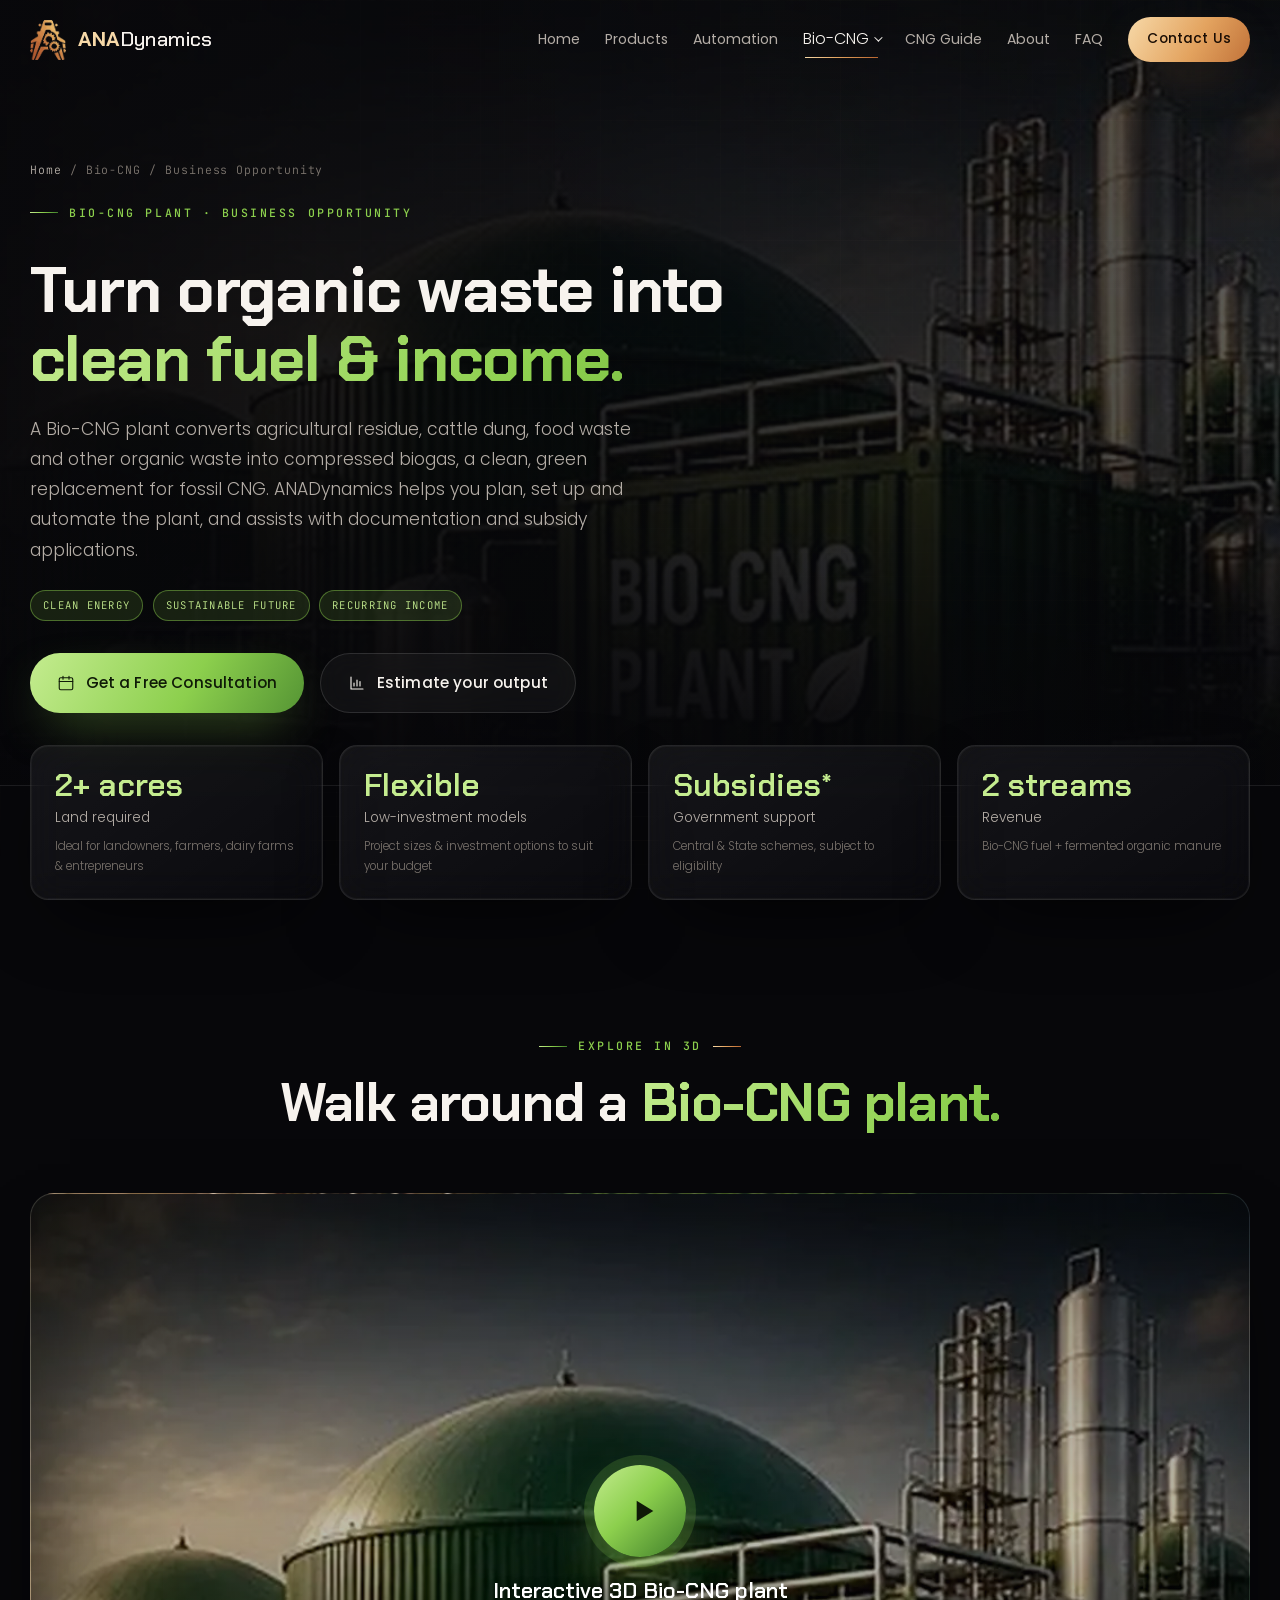
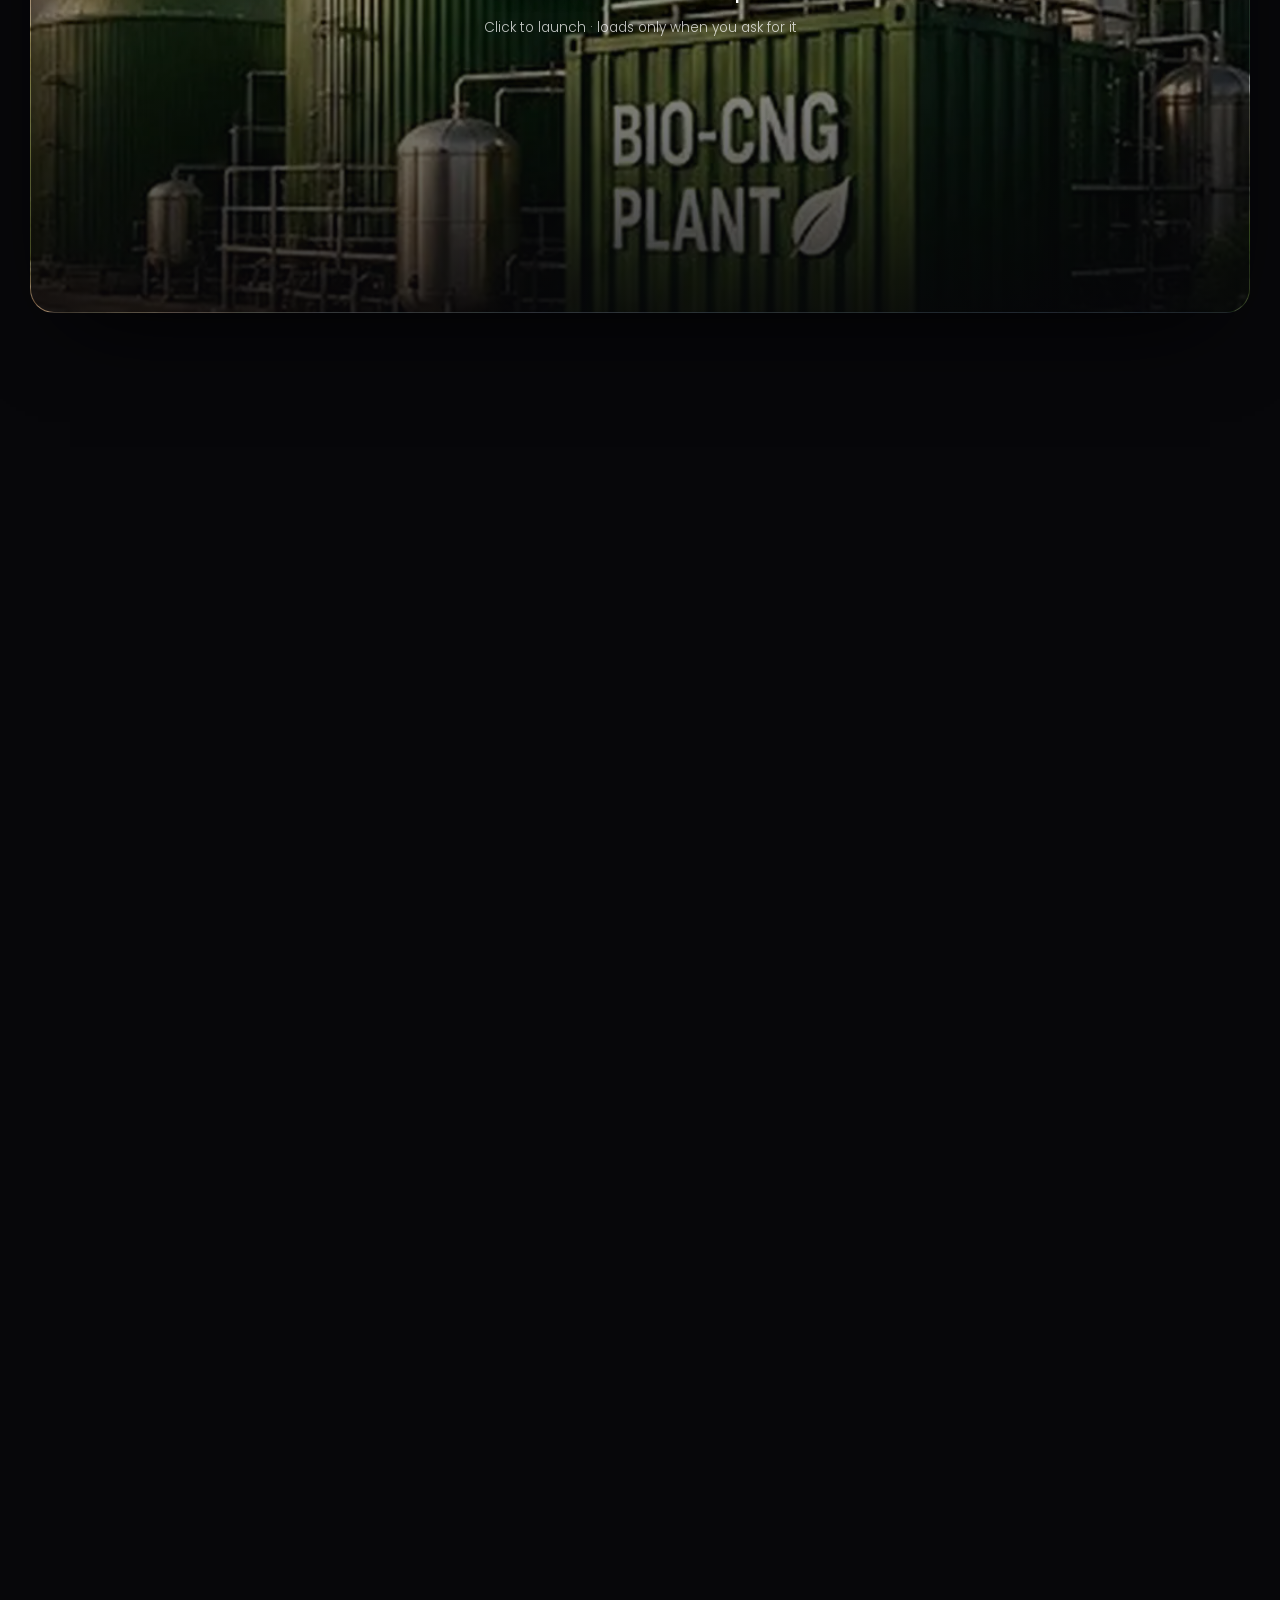
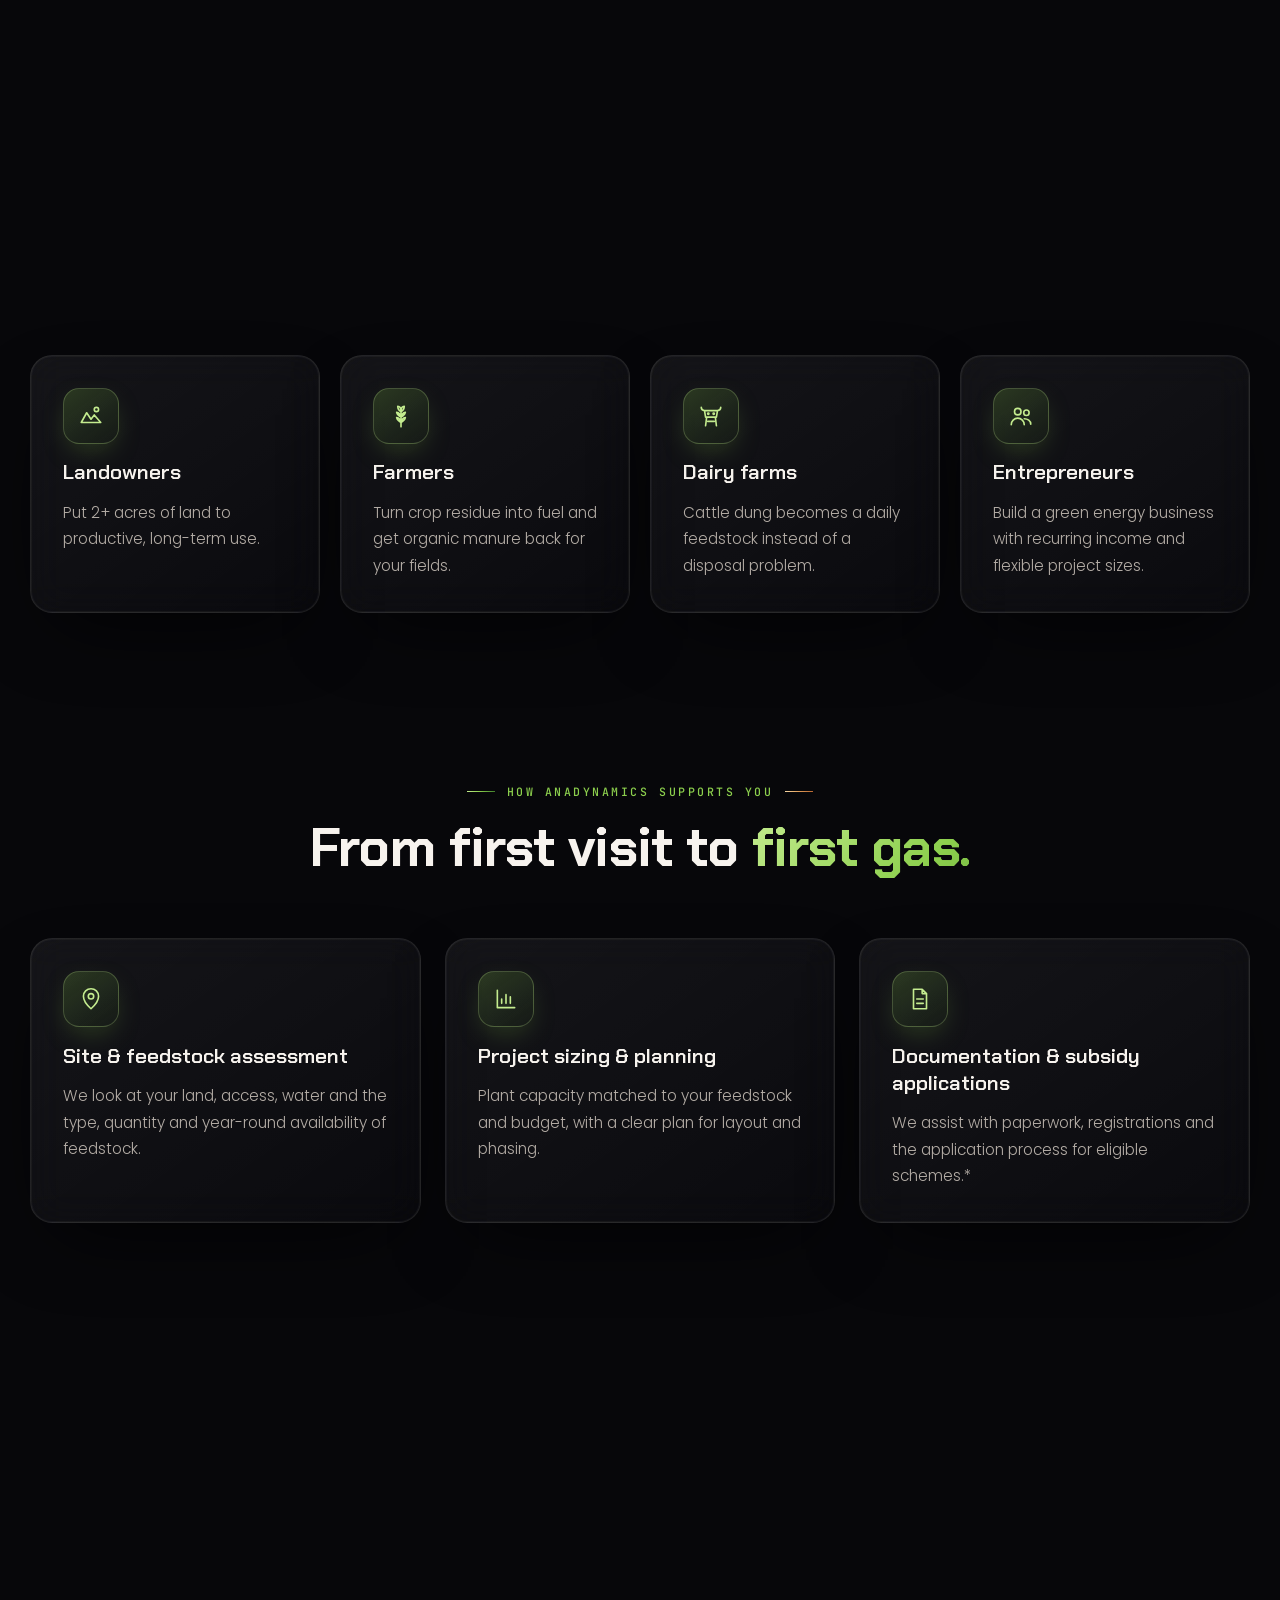
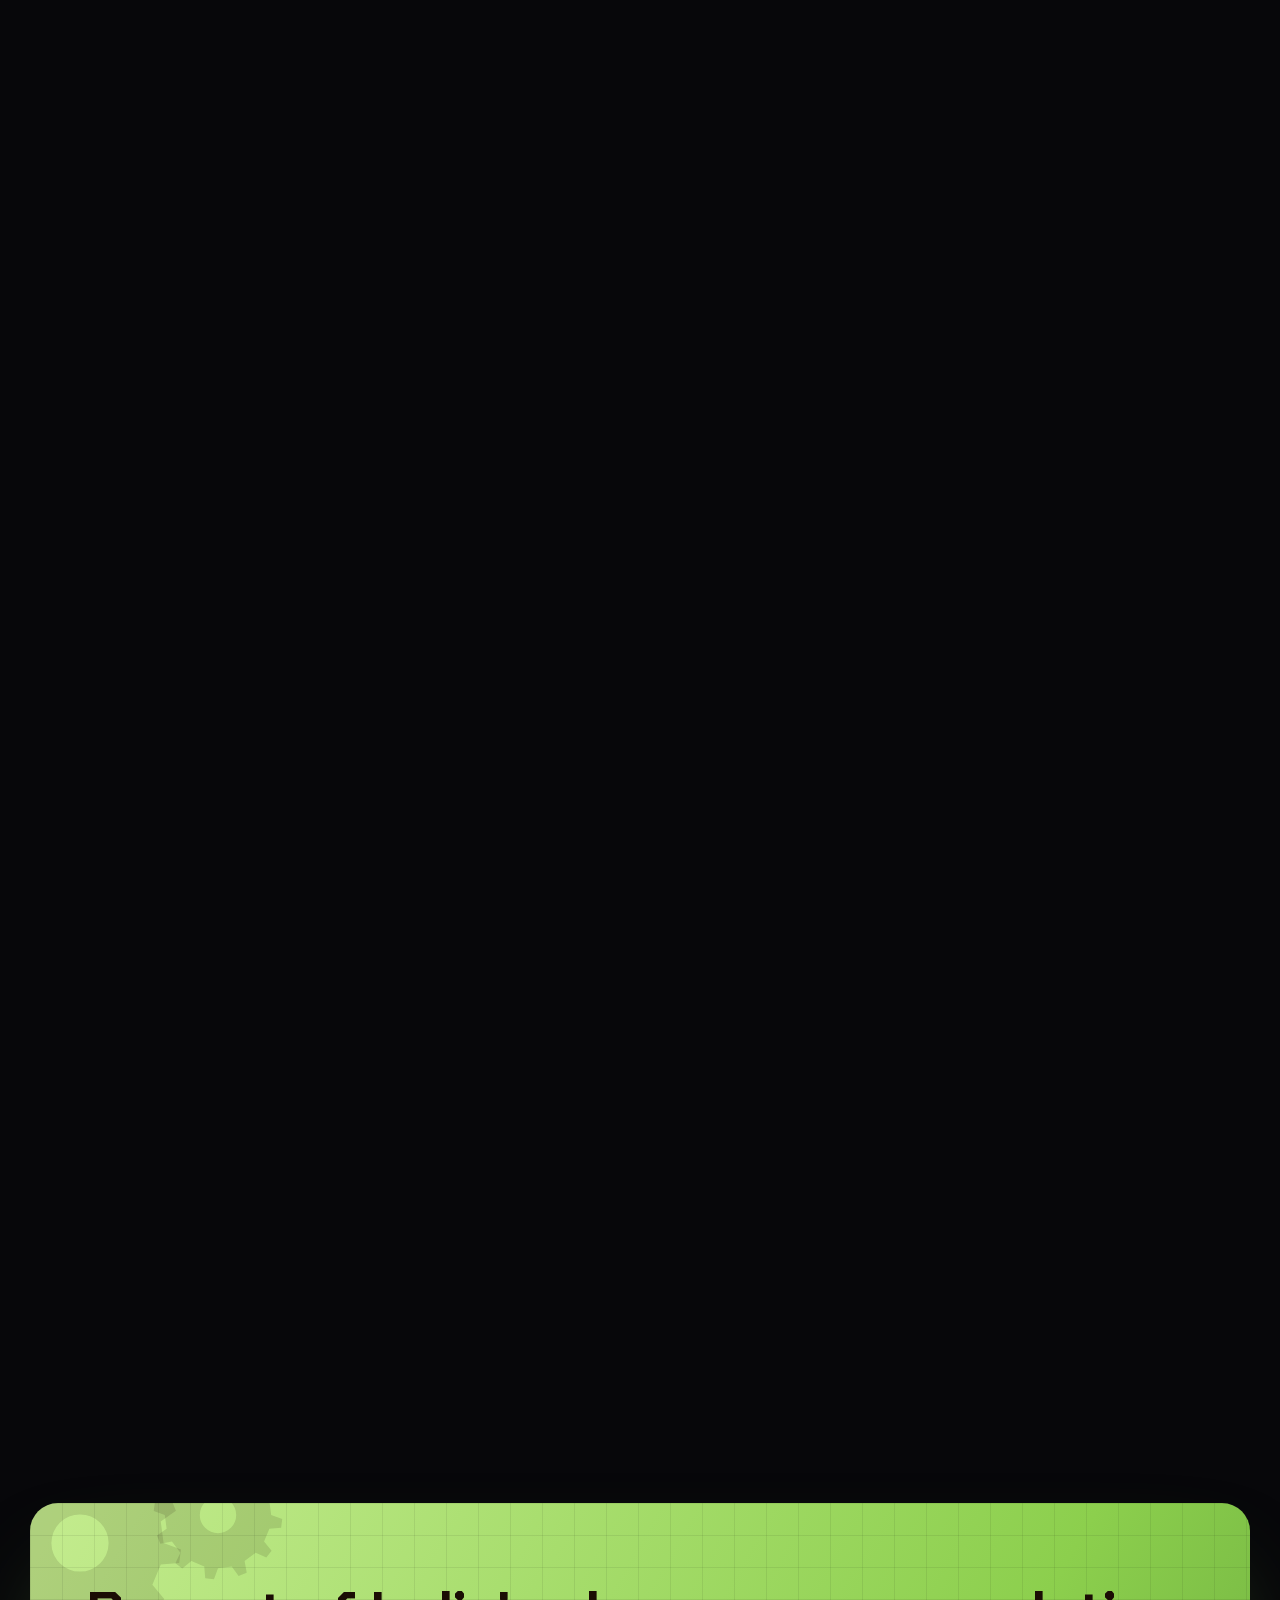
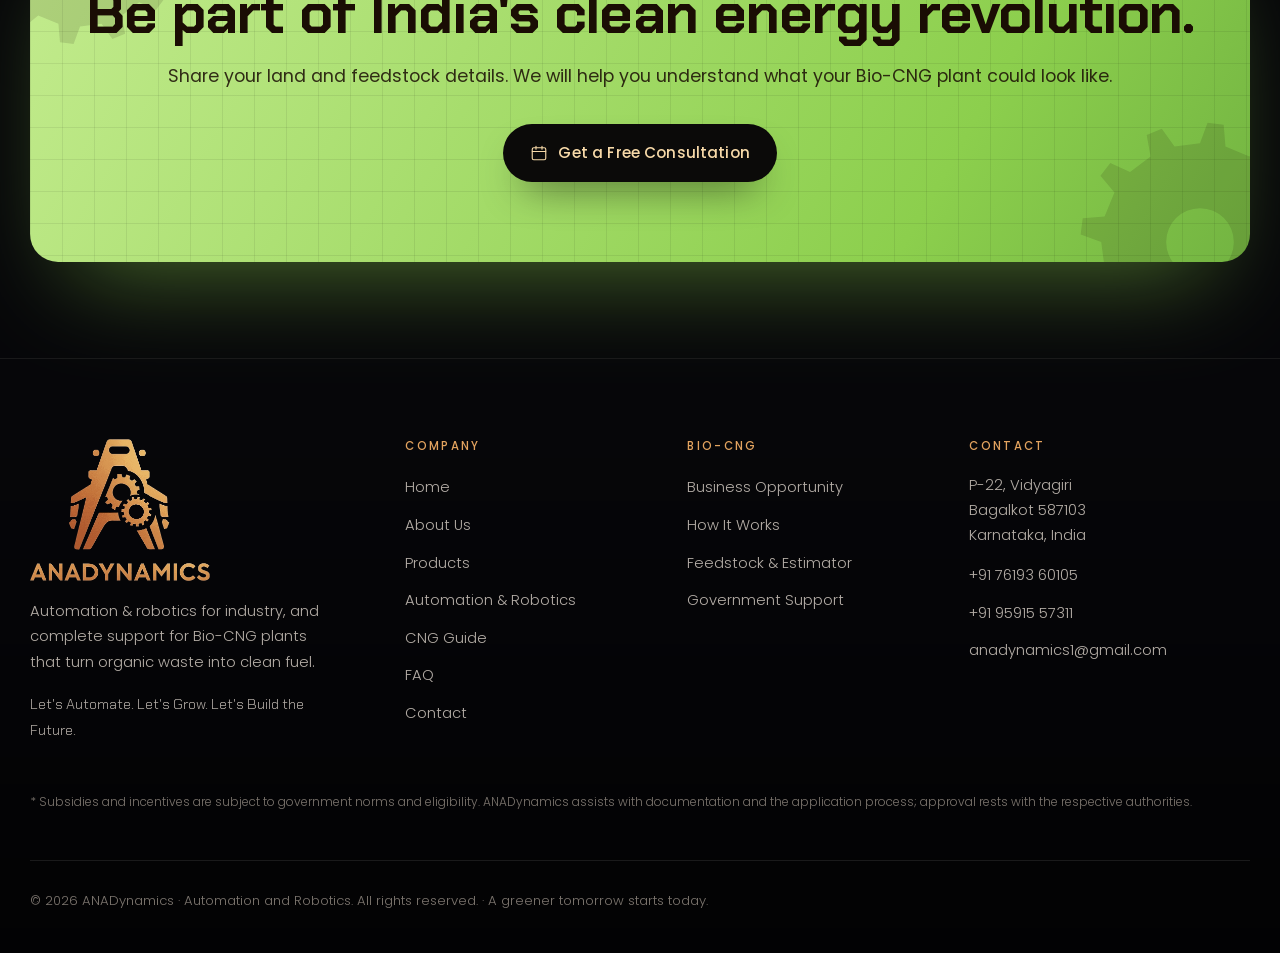
<file: bio-cng.html>
<!DOCTYPE html>
<html lang="en">
<head>
  <meta charset="UTF-8">
  <meta name="viewport" content="width=device-width, initial-scale=1, viewport-fit=cover">
  <title>Bio-CNG Plant Business Opportunity | ANADynamics</title>
  <meta name="description" content="Start a Bio-CNG plant with 2+ acres of land: convert organic waste into clean fuel and recurring income. Planning, automation and subsidy-application support from ANADynamics.">
  <meta name="theme-color" content="#07070a">
  <link rel="canonical" href="https://www.anadynamics.com/bio-cng.html"><!-- TODO: replace domain -->
  <meta property="og:type" content="website">
  <meta property="og:site_name" content="ANADynamics">
  <meta property="og:title" content="Bio-CNG Plant Business Opportunity | ANADynamics">
  <meta property="og:description" content="Start a Bio-CNG plant with 2+ acres of land: convert organic waste into clean fuel and recurring income. Planning, automation and subsidy-application support from ANADynamics.">
  <meta property="og:image" content="assets/images/og-image.jpg">
  <meta name="twitter:card" content="summary_large_image">
  <link rel="icon" href="favicon.ico" sizes="any">
  <link rel="icon" href="favicon.png" type="image/png">
  <link rel="apple-touch-icon" href="assets/icons/apple-touch-icon.png">
  <link rel="dns-prefetch" href="https://cdn.jsdelivr.net">
  <link rel="preconnect" href="https://fonts.googleapis.com">
  <link rel="preconnect" href="https://fonts.gstatic.com" crossorigin>
  <link href="https://fonts.googleapis.com/css2?family=Chakra+Petch:wght@600;700&family=Poppins:wght@300;400;500;600&family=JetBrains+Mono:wght@400&display=swap" rel="stylesheet">
  <script>document.documentElement.classList.add('js')</script>
  <link rel="stylesheet" href="css/style.css">
  <link rel="stylesheet" href="css/pages.css">
  <link rel="stylesheet" href="css/responsive.css">
</head>
<body class="eco" id="top">
  <a class="skip-link" href="#main">Skip to content</a>
  
  <div class="blueprint" aria-hidden="true"></div>
  <!-- ================= ICON SPRITE ================= -->
  <svg width="0" height="0" style="position:absolute" aria-hidden="true" focusable="false">
    <symbol id="i-logic" viewBox="0 0 24 24"><path d="M3 5v14M21 5v14M3 9h4M10 9h4M17 9h4M3 15h6M15 15h6M7 7v4M10 7v4M14 7l3 4M14 11l3-4" fill="none" stroke="currentColor" stroke-width="1.5" stroke-linecap="round"/><circle cx="12" cy="15" r="3" fill="none" stroke="currentColor" stroke-width="1.5"/></symbol>
    <symbol id="i-hmi" viewBox="0 0 24 24"><rect x="2" y="3" width="20" height="14" rx="2" fill="none" stroke="currentColor" stroke-width="1.5"/><path d="M8 21h8M12 17v4" stroke="currentColor" stroke-width="1.5" stroke-linecap="round"/><path d="M5 13l3-3 3 2 4-5 4 3" fill="none" stroke="currentColor" stroke-width="1.5" stroke-linejoin="round"/></symbol>
    <symbol id="i-panel" viewBox="0 0 24 24"><rect x="4" y="2" width="16" height="20" rx="2" fill="none" stroke="currentColor" stroke-width="1.5"/><path d="M4 8h16M4 15h16M7 4.5v2M9.5 4.5v2M12 4.5v2M7 10.5v2.5M10 10.5v2.5M13 10.5v2.5" stroke="currentColor" stroke-width="1.5" stroke-linecap="round"/><circle cx="8" cy="18.5" r="1" fill="currentColor"/><circle cx="11" cy="18.5" r="1" fill="currentColor"/></symbol>
    <symbol id="i-factory" viewBox="0 0 24 24"><path d="M2 21V10l6 4V10l6 4V6l2-3h2l2 3v15H2z" fill="none" stroke="currentColor" stroke-width="1.5" stroke-linejoin="round"/><path d="M6 17h2M11 17h2M16 17h2" stroke="currentColor" stroke-width="1.5" stroke-linecap="round"/></symbol>
    <symbol id="i-bolt" viewBox="0 0 24 24"><path d="M13 2L4 14h7l-1 8 9-12h-7l1-8z" fill="none" stroke="currentColor" stroke-width="1.5" stroke-linejoin="round"/></symbol>
    <symbol id="i-network" viewBox="0 0 24 24"><rect x="9" y="2" width="6" height="5" rx="1" fill="none" stroke="currentColor" stroke-width="1.5"/><rect x="2" y="17" width="6" height="5" rx="1" fill="none" stroke="currentColor" stroke-width="1.5"/><rect x="16" y="17" width="6" height="5" rx="1" fill="none" stroke="currentColor" stroke-width="1.5"/><path d="M12 7v5M5 17v-5h14v5" fill="none" stroke="currentColor" stroke-width="1.5"/></symbol>
    <symbol id="i-chip" viewBox="0 0 24 24"><rect x="6" y="6" width="12" height="12" rx="2" fill="none" stroke="currentColor" stroke-width="1.5"/><rect x="9.5" y="9.5" width="5" height="5" fill="currentColor"/><path d="M9 2v3M15 2v3M9 19v3M15 19v3M2 9h3M2 15h3M19 9h3M19 15h3" stroke="currentColor" stroke-width="1.5" stroke-linecap="round"/></symbol>
    <symbol id="i-plug" viewBox="0 0 24 24"><path d="M7 3v5M17 3v5M5 8h14v3a7 7 0 0 1-14 0V8zM12 18v4" fill="none" stroke="currentColor" stroke-width="1.5" stroke-linecap="round"/></symbol>
    <symbol id="i-cloud" viewBox="0 0 24 24"><path d="M7 18h10a4 4 0 0 0 .6-7.95A6 6 0 0 0 6.1 11.1 3.5 3.5 0 0 0 7 18z" fill="none" stroke="currentColor" stroke-width="1.5" stroke-linejoin="round"/></symbol>
    <symbol id="i-tool" viewBox="0 0 24 24"><path d="M14.7 6.3a4 4 0 0 0-5.4 5.4L3 18l3 3 6.3-6.3a4 4 0 0 0 5.4-5.4l-2.5 2.5-2.5-.5-.5-2.5 2.5-2.5z" fill="none" stroke="currentColor" stroke-width="1.5" stroke-linejoin="round"/></symbol>
    <symbol id="i-shield" viewBox="0 0 24 24"><path d="M12 2l8 3v6c0 5-3.5 9-8 11-4.5-2-8-6-8-11V5l8-3z" fill="none" stroke="currentColor" stroke-width="1.5" stroke-linejoin="round"/><path d="M8.5 12l2.5 2.5 4.5-5" fill="none" stroke="currentColor" stroke-width="1.7" stroke-linecap="round" stroke-linejoin="round"/></symbol>
    <symbol id="i-layers" viewBox="0 0 24 24"><path d="M12 3l9 5-9 5-9-5 9-5zM3 13l9 5 9-5" fill="none" stroke="currentColor" stroke-width="1.5" stroke-linejoin="round"/></symbol>
    <symbol id="i-link" viewBox="0 0 24 24"><path d="M10 14a4 4 0 0 0 5.7 0l3-3a4 4 0 0 0-5.7-5.7l-1 1M14 10a4 4 0 0 0-5.7 0l-3 3a4 4 0 0 0 5.7 5.7l1-1" fill="none" stroke="currentColor" stroke-width="1.5" stroke-linecap="round"/></symbol>
    <symbol id="i-target" viewBox="0 0 24 24"><circle cx="12" cy="12" r="9" fill="none" stroke="currentColor" stroke-width="1.5"/><circle cx="12" cy="12" r="5" fill="none" stroke="currentColor" stroke-width="1.5"/><circle cx="12" cy="12" r="1.5" fill="currentColor"/></symbol>
    <symbol id="i-grad" viewBox="0 0 24 24"><path d="M2 9l10-5 10 5-10 5L2 9z" fill="none" stroke="currentColor" stroke-width="1.5" stroke-linejoin="round"/><path d="M6 11v5c0 1.5 2.7 3 6 3s6-1.5 6-3v-5M22 9v6" fill="none" stroke="currentColor" stroke-width="1.5"/></symbol>
    <symbol id="i-award" viewBox="0 0 24 24"><circle cx="12" cy="9" r="6" fill="none" stroke="currentColor" stroke-width="1.5"/><path d="M8.5 14L7 22l5-3 5 3-1.5-8" fill="none" stroke="currentColor" stroke-width="1.5" stroke-linejoin="round"/></symbol>
    <symbol id="i-lang" viewBox="0 0 24 24"><path d="M3 5h10M8 3v2M5 5c1 4 4 7 7 8M11 5c-1 4-4 7-7 8M13 21l4-9 4 9M14.5 18h5" fill="none" stroke="currentColor" stroke-width="1.5" stroke-linecap="round" stroke-linejoin="round"/></symbol>
    <symbol id="i-mail" viewBox="0 0 24 24"><rect x="3" y="5" width="18" height="14" rx="2" fill="none" stroke="currentColor" stroke-width="1.5"/><path d="M3.5 6.5l8.5 6 8.5-6" fill="none" stroke="currentColor" stroke-width="1.5"/></symbol>
    <symbol id="i-phone" viewBox="0 0 24 24"><path d="M5 3h3l2 5-2.5 1.5a11 11 0 0 0 7 7L16 14l5 2v3a2 2 0 0 1-2 2A17 17 0 0 1 3 5a2 2 0 0 1 2-2z" fill="none" stroke="currentColor" stroke-width="1.5" stroke-linejoin="round"/></symbol>
    <symbol id="i-whatsapp" viewBox="0 0 24 24"><path d="M4 20l1.3-3.9A8.5 8.5 0 1 1 8 19l-4 1z" fill="none" stroke="currentColor" stroke-width="1.5" stroke-linejoin="round"/></symbol>
    <symbol id="i-arrow" viewBox="0 0 24 24"><path d="M5 12h14M13 6l6 6-6 6" fill="none" stroke="currentColor" stroke-width="1.7" stroke-linecap="round" stroke-linejoin="round"/></symbol>
    <symbol id="i-plus" viewBox="0 0 24 24"><path d="M12 5v14M5 12h14" fill="none" stroke="currentColor" stroke-width="1.7" stroke-linecap="round"/></symbol>
    <symbol id="i-cal" viewBox="0 0 24 24"><rect x="3" y="5" width="18" height="16" rx="2" fill="none" stroke="currentColor" stroke-width="1.5"/><path d="M3 10h18M8 3v4M16 3v4" stroke="currentColor" stroke-width="1.5" stroke-linecap="round"/></symbol>
    <symbol id="i-star" viewBox="0 0 24 24"><path d="M12 2l2.4 7.4H22l-6.2 4.5 2.4 7.4L12 16.8l-6.2 4.5 2.4-7.4L2 9.4h7.6z" fill="currentColor"/></symbol>
  
    <symbol id="gear" viewBox="0 0 100 100"><path fill-rule="evenodd" d="M88.0 50.0 L95.9 52.9 L95.1 59.1 L86.7 59.8 L82.9 69.0 L88.3 75.5 L84.5 80.4 L76.9 76.9 L69.0 82.9 L70.5 91.2 L64.7 93.6 L59.8 86.7 L50.0 88.0 L47.1 95.9 L40.9 95.1 L40.2 86.7 L31.0 82.9 L24.5 88.3 L19.6 84.5 L23.1 76.9 L17.1 69.0 L8.8 70.5 L6.4 64.7 L13.3 59.8 L12.0 50.0 L4.1 47.1 L4.9 40.9 L13.3 40.2 L17.1 31.0 L11.7 24.5 L15.5 19.6 L23.1 23.1 L31.0 17.1 L29.5 8.8 L35.3 6.4 L40.2 13.3 L50.0 12.0 L52.9 4.1 L59.1 4.9 L59.8 13.3 L69.0 17.1 L75.5 11.7 L80.4 15.5 L76.9 23.1 L82.9 31.0 L91.2 29.5 L93.6 35.3 L86.7 40.2 Z M63 50 a13 13 0 1 0 -26 0 a13 13 0 1 0 26 0 Z"/></symbol>
    <symbol id="i-gear" viewBox="0 0 24 24"><circle cx="12" cy="12" r="3.2" fill="none" stroke="currentColor" stroke-width="1.5"/><path d="M12 2v3M12 19v3M2 12h3M19 12h3M4.9 4.9l2.1 2.1M17 17l2.1 2.1M4.9 19.1L7 17M17 7l2.1-2.1" stroke="currentColor" stroke-width="1.5" stroke-linecap="round"/><circle cx="12" cy="12" r="7" fill="none" stroke="currentColor" stroke-width="1.5"/></symbol>
    <symbol id="i-robot" viewBox="0 0 24 24"><path d="M4 21h8M8 21v-3l-2-5 6-6 5 3M12 7l1-3M17 10l3 1-1 3-3-1" fill="none" stroke="currentColor" stroke-width="1.5" stroke-linecap="round" stroke-linejoin="round"/><circle cx="12" cy="7" r="1.6" fill="currentColor"/><circle cx="6" cy="13" r="1.6" fill="currentColor"/></symbol>
    <symbol id="i-leaf" viewBox="0 0 24 24"><g fill="none" stroke="currentColor" stroke-width="1.5" stroke-linecap="round" stroke-linejoin="round"><path d="M5 19c0-8 6-14 15-14 0 9-6 15-14 15"/><path d="M5 19c3-4 6-6 10-8"/></g></symbol>
    <symbol id="i-fuel" viewBox="0 0 24 24"><g fill="none" stroke="currentColor" stroke-width="1.5" stroke-linecap="round" stroke-linejoin="round"><path d="M4 21V5a2 2 0 0 1 2-2h6a2 2 0 0 1 2 2v16M3 21h12M6 8h6"/><path d="M14 10h2a2 2 0 0 1 2 2v5a1.5 1.5 0 0 0 3 0V9l-3-3"/></g></symbol>
    <symbol id="i-rupee" viewBox="0 0 24 24"><g fill="none" stroke="currentColor" stroke-width="1.5" stroke-linecap="round" stroke-linejoin="round"><path d="M7 4h11M7 9h11M7 4c6 0 7 2.5 7 5s-2 5-7 5h-1l8 7"/></g></symbol>
    <symbol id="i-bank" viewBox="0 0 24 24"><g fill="none" stroke="currentColor" stroke-width="1.5" stroke-linecap="round" stroke-linejoin="round"><path d="M3 10l9-6 9 6M5 10v8M9.5 10v8M14.5 10v8M19 10v8M3 21h18M4 18h16"/></g></symbol>
    <symbol id="i-land" viewBox="0 0 24 24"><g fill="none" stroke="currentColor" stroke-width="1.5" stroke-linecap="round" stroke-linejoin="round"><path d="M3 18l5-9 4 6 3-4 6 7H3z"/><circle cx="17" cy="6" r="2"/></g></symbol>
    <symbol id="i-truck" viewBox="0 0 24 24"><g fill="none" stroke="currentColor" stroke-width="1.5" stroke-linecap="round" stroke-linejoin="round"><path d="M2 6h12v10H2zM14 10h4l3 3v3h-7"/><circle cx="6" cy="18" r="2"/><circle cx="17" cy="18" r="2"/></g></symbol>
    <symbol id="i-flask" viewBox="0 0 24 24"><g fill="none" stroke="currentColor" stroke-width="1.5" stroke-linecap="round" stroke-linejoin="round"><path d="M9 3h6M10 3v6l-5 9a2 2 0 0 0 1.8 3h10.4a2 2 0 0 0 1.8-3l-5-9V3M7.5 15h9"/></g></symbol>
    <symbol id="i-recycle" viewBox="0 0 24 24"><g fill="none" stroke="currentColor" stroke-width="1.5" stroke-linecap="round" stroke-linejoin="round"><path d="M7 19H4.5a2 2 0 0 1-1.7-3l2.2-3.8M9 7l1.3-2.2a2 2 0 0 1 3.4 0L16 8.6M17 19h2.5a2 2 0 0 0 1.7-3l-1.3-2.2"/><path d="M14 16l-3 3 3 3M5.5 9.5l.5 4-4-.5M18 5.5l-1.5 3.6-3.6-1.6"/></g></symbol>
    <symbol id="i-cow" viewBox="0 0 24 24"><g fill="none" stroke="currentColor" stroke-width="1.5" stroke-linecap="round" stroke-linejoin="round"><path d="M6 7c-2 0-3-1.5-3-3M18 7c2 0 3-1.5 3-3M6 7h12l-1 6H7L6 7zM8 13l-1 8M16 13l1 8M9 17h6"/><circle cx="9.5" cy="10" r=".6"/><circle cx="14.5" cy="10" r=".6"/></g></symbol>
    <symbol id="i-wheat" viewBox="0 0 24 24"><g fill="none" stroke="currentColor" stroke-width="1.5" stroke-linecap="round" stroke-linejoin="round"><path d="M12 22V8M12 8c-2-1-3-3-3-5 2 0 3 2 3 5zM12 8c2-1 3-3 3-5-2 0-3 2-3 5zM12 13c-2-1-3.5-2.5-4-4.5 2 .3 3.5 2 4 4.5zM12 13c2-1 3.5-2.5 4-4.5-2 .3-3.5 2-4 4.5zM12 18c-2-1-3.5-2.5-4-4.5 2 .3 3.5 2 4 4.5zM12 18c2-1 3.5-2.5 4-4.5-2 .3-3.5 2-4 4.5z"/></g></symbol>
    <symbol id="i-apple" viewBox="0 0 24 24"><g fill="none" stroke="currentColor" stroke-width="1.5" stroke-linecap="round" stroke-linejoin="round"><path d="M12 7c-1.5-1.5-5-1.5-6.5 1.5S5 16 7.5 19s3.5 1.5 4.5 1 2 1.5 4.5-1 3-8.5 1.5-10.5S13.5 5.5 12 7z"/><path d="M12 7c0-2 1-3.5 3-4"/></g></symbol>
    <symbol id="i-drop" viewBox="0 0 24 24"><g fill="none" stroke="currentColor" stroke-width="1.5" stroke-linecap="round" stroke-linejoin="round"><path d="M12 3s6 6.5 6 11a6 6 0 0 1-12 0c0-4.5 6-11 6-11z"/><path d="M9 14a3 3 0 0 0 3 3"/></g></symbol>
    <symbol id="i-flame" viewBox="0 0 24 24"><g fill="none" stroke="currentColor" stroke-width="1.5" stroke-linecap="round" stroke-linejoin="round"><path d="M12 21c4 0 7-2.7 7-6.5 0-4-3-6-4-9.5-2 1.5-3 3.5-3 5.5-1-1-1.5-2-1.5-3.5C7.5 9.5 5 12 5 14.5 5 18.3 8 21 12 21z"/></g></symbol>
    <symbol id="i-cyl" viewBox="0 0 24 24"><g fill="none" stroke="currentColor" stroke-width="1.5" stroke-linecap="round" stroke-linejoin="round"><rect x="7" y="6" width="10" height="15" rx="4"/><path d="M10 3h4M12 3v3M7 11h10"/></g></symbol>
    <symbol id="i-pin" viewBox="0 0 24 24"><g fill="none" stroke="currentColor" stroke-width="1.5" stroke-linecap="round" stroke-linejoin="round"><path d="M12 21s-7-6.2-7-11.5A7 7 0 0 1 19 9.5C19 14.8 12 21 12 21z"/><circle cx="12" cy="9.5" r="2.5"/></g></symbol>
    <symbol id="i-check" viewBox="0 0 24 24"><g fill="none" stroke="currentColor" stroke-width="1.5" stroke-linecap="round" stroke-linejoin="round"><circle cx="12" cy="12" r="9"/><path d="M8 12.5l2.5 2.5L16 9.5"/></g></symbol>
    <symbol id="i-clock" viewBox="0 0 24 24"><g fill="none" stroke="currentColor" stroke-width="1.5" stroke-linecap="round" stroke-linejoin="round"><circle cx="12" cy="12" r="9"/><path d="M12 7v5l3 2"/></g></symbol>
    <symbol id="i-headset" viewBox="0 0 24 24"><g fill="none" stroke="currentColor" stroke-width="1.5" stroke-linecap="round" stroke-linejoin="round"><path d="M4 14v-2a8 8 0 0 1 16 0v2"/><rect x="3" y="14" width="4" height="6" rx="1.5"/><rect x="17" y="14" width="4" height="6" rx="1.5"/><path d="M20 20c0 1-1 2-4 2h-2"/></g></symbol>
    <symbol id="i-doc" viewBox="0 0 24 24"><g fill="none" stroke="currentColor" stroke-width="1.5" stroke-linecap="round" stroke-linejoin="round"><path d="M6 3h8l4 4v14H6zM14 3v4h4M9 12h6M9 16h6"/></g></symbol>
    <symbol id="i-team" viewBox="0 0 24 24"><g fill="none" stroke="currentColor" stroke-width="1.5" stroke-linecap="round" stroke-linejoin="round"><circle cx="9" cy="8" r="3"/><circle cx="17" cy="9" r="2.5"/><path d="M3 20c0-3.3 2.7-6 6-6s6 2.7 6 6M15 14.5c3 0 6 1.8 6 5"/></g></symbol>
    <symbol id="i-info" viewBox="0 0 24 24"><g fill="none" stroke="currentColor" stroke-width="1.5" stroke-linecap="round" stroke-linejoin="round"><circle cx="12" cy="12" r="9"/><path d="M12 11v6M12 7.5v.01"/></g></symbol>
    <symbol id="i-chart" viewBox="0 0 24 24"><g fill="none" stroke="currentColor" stroke-width="1.5" stroke-linecap="round" stroke-linejoin="round"><path d="M4 20V4M4 20h16M8 16v-4M12 16V8M16 16v-6"/></g></symbol>
    <symbol id="i-plant" viewBox="0 0 24 24"><g fill="none" stroke="currentColor" stroke-width="1.5" stroke-linecap="round" stroke-linejoin="round"><path d="M3 21h18M5 21v-8a3 3 0 0 1 6 0v8M13 21V9a4 4 0 0 1 8 0v12M8 7V3M17 5V2"/></g></symbol>
    <symbol id="i-ext" viewBox="0 0 24 24"><g fill="none" stroke="currentColor" stroke-width="1.5" stroke-linecap="round" stroke-linejoin="round"><path d="M14 4h6v6M20 4l-9 9M18 14v5a1 1 0 0 1-1 1H5a1 1 0 0 1-1-1V7a1 1 0 0 1 1-1h5"/></g></symbol>
    <symbol id="i-car" viewBox="0 0 24 24"><g fill="none" stroke="currentColor" stroke-width="1.5" stroke-linecap="round" stroke-linejoin="round"><path d="M3 16v-4l2-5h14l2 5v4H3zM5 12h14"/><circle cx="7" cy="16.5" r="1.8"/><circle cx="17" cy="16.5" r="1.8"/></g></symbol>
    <symbol id="i-home" viewBox="0 0 24 24"><g fill="none" stroke="currentColor" stroke-width="1.5" stroke-linecap="round" stroke-linejoin="round"><path d="M3 11l9-7 9 7M5 10v10h14V10M10 20v-6h4v6"/></g></symbol>
  </svg>

  <header class="site-header">
    <nav class="nav container" aria-label="Primary">
      <a href="index.html" class="brand" aria-label="ANADynamics home">
        <img src="assets/images/logo-mark-sm.png" alt="" width="87" height="96" class="brand-mark">
        <span class="brand-text">ANA<em>Dynamics</em></span>
      </a>
      <button class="nav-toggle" aria-expanded="false" aria-controls="nav-menu" aria-label="Open menu"><span></span><span></span><span></span></button>
      <ul class="nav-menu" id="nav-menu">
        <li><a href="index.html" class="nav-link">Home</a></li>
        <li><a href="products.html" class="nav-link">Products</a></li>
        <li><a href="automation.html" class="nav-link">Automation</a></li>
        <li class="has-sub"><button type="button" class="nav-link sub-toggle active" aria-expanded="false" aria-haspopup="true">Bio-CNG</button>
          <ul class="sub"><li><a href="bio-cng.html" class="active" aria-current="page"><strong>Business Opportunity</strong><span>Why invest, land, returns</span></a></li><li><a href="how-it-works.html"><strong>How It Works</strong><span>Process &amp; 3D plant tour</span></a></li><li><a href="feedstock.html"><strong>Feedstock &amp; Estimator</strong><span>Calculate your plant output</span></a></li><li><a href="subsidies.html"><strong>Government Support</strong><span>Schemes, approvals &amp; documents</span></a></li></ul></li>
        <li><a href="cng.html" class="nav-link">CNG Guide</a></li>
        <li><a href="about.html" class="nav-link">About</a></li>
        <li><a href="faq.html" class="nav-link">FAQ</a></li>
        <li><a href="contact.html" class="btn btn-gold btn-sm nav-cta">Contact Us</a></li>
      </ul>
    </nav>
  </header>

  <main id="main">

    <section class="page-hero" aria-labelledby="ph-title">
      <div class="bg" style="background-image:url('assets/images/biocng-plant.jpg')" aria-hidden="true"></div>
      <div class="container">
        <nav aria-label="Breadcrumb"><ol class="crumbs reveal"><li><a href="index.html">Home</a></li><li><span>Bio-CNG</span></li><li aria-current="page">Business Opportunity</li></ol></nav>
        <p class="kicker reveal" style="margin-top:1.4rem">Bio-CNG Plant · Business Opportunity</p>
        <h1 id="ph-title" class="reveal">Turn organic waste into <em class="eco-text">clean fuel &amp; income.</em></h1>
        <p class="lead-p reveal">A Bio-CNG plant converts agricultural residue, cattle dung, food waste and other organic waste into compressed biogas, a clean, green replacement for fossil CNG. ANADynamics helps you plan, set up and automate the plant, and assists with documentation and subsidy applications.</p>
        <div class="hero-chips reveal"><span class="badge badge-eco">Clean Energy</span><span class="badge badge-eco">Sustainable Future</span><span class="badge badge-eco">Recurring Income</span></div>
        <div class="hero-actions reveal"><a href="contact.html?enquiry=bio-cng" class="btn btn-eco"><svg class="ic" aria-hidden="true"><use href="#i-cal"/></svg><span>Get a Free Consultation</span></a><a href="feedstock.html#estimator" class="btn btn-glass"><svg class="ic" aria-hidden="true"><use href="#i-chart"/></svg><span>Estimate your output</span></a></div>
      </div>
    </section>
    <div class="container">
      <div class="figures">
        <div class="glass figure reveal"><b>2+ acres</b><span>Land required</span><small>Ideal for landowners, farmers, dairy farms &amp; entrepreneurs</small></div>
        <div class="glass figure reveal"><b>Flexible</b><span>Low-investment models</span><small>Project sizes &amp; investment options to suit your budget</small></div>
        <div class="glass figure reveal"><b>Subsidies*</b><span>Government support</span><small>Central &amp; State schemes, subject to eligibility</small></div>
        <div class="glass figure reveal"><b>2 streams</b><span>Revenue</span><small>Bio-CNG fuel + fermented organic manure</small></div>
      </div>
    </div>

    <section class="section" id="explore" aria-labelledby="ex-title">
      <div class="container">
        <header class="head center reveal">
          <p class="kicker">Explore in 3D</p>
          <h2 id="ex-title">Walk around a <em class="eco-text">Bio-CNG plant.</em></h2>
          <p class="sub">A real-time 3D model of a typical plant. Click the numbered hotspots to see what each unit does, and switch on gas flow to follow slurry, raw biogas and Bio-CNG through the plant.</p>
        </header>
        <div class="plant-stage reveal is-3d-optin" data-3d="plant" data-plant data-autorotate>
            <canvas class="plant-canvas" role="img" aria-label="Interactive 3D model of a Bio-CNG plant showing digesters, gas holder, upgrading unit, compressor, cascade storage, dispenser, manure handling, flare and control room"></canvas>
            <div class="plant-hotspots" aria-label="Plant components"></div>
            <div class="plant-launch" aria-live="polite">
              <div class="pl-card">
                <button type="button" class="pl-play l3-btn" aria-label="Launch the interactive 3D Bio-CNG plant"><svg viewBox="0 0 24 24" aria-hidden="true"><path d="M8 5.5v13l10.5-6.5z" fill="currentColor"/></svg></button>
                <p class="pl-title">Interactive 3D Bio-CNG plant</p>
                <p class="pl-note">Click to launch · loads only when you ask for it</p>
                <p class="pl-status"><span class="spin" aria-hidden="true"></span><span class="l3-text">Downloading 3D engine…</span></p>
              </div>
            </div>
            <div class="plant-tools">
              <button type="button" data-plant-auto aria-pressed="true">Auto-rotate</button>
              <button type="button" data-plant-flow aria-pressed="true">Gas flow</button>
              <button type="button" data-plant-reset>Overview</button>
            </div>
            <p class="plant-hint" aria-hidden="true">Drag to orbit · Ctrl + scroll to zoom</p>
            <div class="plant-legend" aria-hidden="true"><span><i style="background:#8a6b3e"></i>Slurry / digestate</span><span><i style="background:#ffb347"></i>Raw biogas</span><span><i style="background:#7cf28a"></i>Bio-CNG</span></div>
            <div class="plant-info" hidden>
              <button type="button" class="pi-close" aria-label="Close">&times;</button>
              <p class="pi-n"></p><h3 class="pi-title"></h3><p class="pi-text"></p>
            </div>
            <p class="plant-fallback">The interactive 3D plant needs WebGL and an internet connection. Showing an illustration instead.</p>
          </div>
        <p class="reveal" style="text-align:center;margin-top:1.6rem"><a href="how-it-works.html" class="btn btn-glass"><span>Step-by-step guided tour</span><svg class="ic" aria-hidden="true"><use href="#i-arrow"/></svg></a></p>
      </div>
    </section>

    <section class="section" aria-labelledby="why-inv" style="padding-top:2rem">
      <div class="container split">
        <div>
          <p class="kicker reveal">Why Invest in Bio-CNG?</p>
          <h2 id="why-inv" class="reveal">Waste in. <em class="eco-text">Value out.</em></h2>
          <ul class="ticks reveal" style="margin:1.6rem 0;font-size:1.02rem">
            <li>Convert organic waste into clean &amp; green fuel (CNG quality)</li>
            <li>Generate recurring &amp; long-term income</li>
            <li>Reduce pollution &amp; promote sustainable development</li>
            <li>High demand for clean fuel (Bio-CNG) from vehicles and industry</li>
            <li>Supported by Government initiatives &amp; subsidies*</li>
          </ul>
          <div class="prose reveal"><p>Instead of being burned or left to rot, crop residue, dung and food waste become a valuable feedstock. The plant produces fuel every day of the year, and the digestate becomes organic manure that improves soil health.</p></div>
        </div>
        <figure class="photo reveal" data-tilt data-tilt-max="4">
          <picture><source srcset="assets/images/biocng-plant.webp" type="image/webp"><img src="assets/images/biocng-plant.jpg" alt="Bio-CNG plant with digesters and upgrading unit" width="1149" height="636" loading="lazy"></picture>
          <figcaption>TYPICAL BIO-CNG PLANT LAYOUT</figcaption>
        </figure>
      </div>
    </section>

    <section class="section" aria-labelledby="rev-title" style="padding-top:2rem">
      <div class="container">
        <header class="head center reveal">
          <p class="kicker">Revenue Streams</p>
          <h2 id="rev-title">How a plant <em class="eco-text">earns.</em></h2>
        </header>
        <div class="grid-3">
          <article class="card glass info-card reveal" data-tilt><div class="icon-badge"><svg class="" aria-hidden="true"><use href="#i-fuel"/></svg></div><h3>Bio-CNG sales</h3><p>Sell compressed biogas to oil marketing company outlets under the SATAT initiative, to CNG stations, industries and vehicle fleets, or inject it into city gas networks.</p></article>
          <article class="card glass info-card reveal" data-tilt><div class="icon-badge"><svg class="" aria-hidden="true"><use href="#i-leaf"/></svg></div><h3>Organic manure</h3><p>Digestate is separated into solid fermented organic manure (FOM) and liquid manure, sold to farmers and fertiliser marketers as a second, steady income.</p></article>
          <article class="card glass info-card reveal" data-tilt><div class="icon-badge"><svg class="" aria-hidden="true"><use href="#i-recycle"/></svg></div><h3>Waste management</h3><p>Where applicable, a plant can take organic waste from dairies, food processors or local bodies, cutting their disposal costs and securing your feedstock.</p></article>
        </div>
      </div>
    </section>

    <section class="section" aria-labelledby="who-title" style="padding-top:2rem">
      <div class="container">
        <header class="head center reveal">
          <p class="kicker">Who Is It For?</p>
          <h2 id="who-title">Ideal for those with <em class="eco-text">land &amp; feedstock.</em></h2>
        </header>
        <div class="grid-4">
          <article class="card glass info-card reveal" data-tilt><div class="icon-badge"><svg class="" aria-hidden="true"><use href="#i-land"/></svg></div><h3>Landowners</h3><p>Put 2+ acres of land to productive, long-term use.</p></article>
          <article class="card glass info-card reveal" data-tilt><div class="icon-badge"><svg class="" aria-hidden="true"><use href="#i-wheat"/></svg></div><h3>Farmers</h3><p>Turn crop residue into fuel and get organic manure back for your fields.</p></article>
          <article class="card glass info-card reveal" data-tilt><div class="icon-badge"><svg class="" aria-hidden="true"><use href="#i-cow"/></svg></div><h3>Dairy farms</h3><p>Cattle dung becomes a daily feedstock instead of a disposal problem.</p></article>
          <article class="card glass info-card reveal" data-tilt><div class="icon-badge"><svg class="" aria-hidden="true"><use href="#i-team"/></svg></div><h3>Entrepreneurs</h3><p>Build a green energy business with recurring income and flexible project sizes.</p></article>
        </div>
      </div>
    </section>

    <section class="section" aria-labelledby="sup-title" style="padding-top:2rem">
      <div class="container">
        <header class="head center reveal">
          <p class="kicker">How ANADynamics Supports You</p>
          <h2 id="sup-title">From first visit to <em class="eco-text">first gas.</em></h2>
          <p class="sub">An expert team, quality and reliability, on-time delivery and 24/7 support. <!-- TODO: confirm the exact scope you offer for each item --></p>
        </header>
        <div class="grid-3">
          <article class="card glass info-card reveal"><div class="icon-badge"><svg aria-hidden="true"><use href="#i-pin"/></svg></div><h3>Site &amp; feedstock assessment</h3><p>We look at your land, access, water and the type, quantity and year-round availability of feedstock.</p></article>
          <article class="card glass info-card reveal"><div class="icon-badge"><svg aria-hidden="true"><use href="#i-chart"/></svg></div><h3>Project sizing &amp; planning</h3><p>Plant capacity matched to your feedstock and budget, with a clear plan for layout and phasing.</p></article>
          <article class="card glass info-card reveal"><div class="icon-badge"><svg aria-hidden="true"><use href="#i-doc"/></svg></div><h3>Documentation &amp; subsidy applications</h3><p>We assist with paperwork, registrations and the application process for eligible schemes.*</p></article>
          <article class="card glass info-card reveal"><div class="icon-badge"><svg aria-hidden="true"><use href="#i-hmi"/></svg></div><h3>Plant automation &amp; SCADA</h3><p>PLC/SCADA control, alarms, trends and remote monitoring for stable, safe operation.</p></article>
          <article class="card glass info-card reveal"><div class="icon-badge"><svg aria-hidden="true"><use href="#i-plant"/></svg></div><h3>Installation &amp; commissioning</h3><p>Coordinated execution so the plant starts up correctly and on schedule.</p></article>
          <article class="card glass info-card reveal"><div class="icon-badge"><svg aria-hidden="true"><use href="#i-headset"/></svg></div><h3>Operation &amp; 24/7 support</h3><p>Operator guidance, troubleshooting and support whenever you need it.</p></article>
        </div>
      </div>
    </section>

    <section class="section" aria-labelledby="jr-title" style="padding-top:2rem">
      <div class="container">
        <header class="head center reveal">
          <p class="kicker">Project Journey</p>
          <h2 id="jr-title">Seven clear <em class="eco-text">milestones.</em></h2>
        </header>
        <ol class="journey reveal">
          <li><h3>Enquiry</h3><p>Call, WhatsApp or send the form with your land and feedstock details.</p></li>
          <li><h3>Site visit</h3><p>Land, access, water and feedstock sources assessed.</p></li>
          <li><h3>Feasibility</h3><p>Capacity, layout, budget and income outlook prepared.</p></li>
          <li><h3>Approvals &amp; subsidy</h3><p>Registrations, permissions and scheme applications.*</p></li>
          <li><h3>Construction</h3><p>Civil works, digesters, upgrading and compression installed.</p></li>
          <li><h3>Commissioning</h3><p>Biological start-up, testing and first Bio-CNG.</p></li>
          <li><h3>Operation</h3><p>Daily production with monitoring and 24/7 support.</p></li>
        </ol>
      </div>
    </section>

    <section class="section" aria-labelledby="kb-title" style="padding-top:2rem">
      <div class="container brochure">
        <a href="assets/images/biocng-brochure.jpg" target="_blank" rel="noopener" class="reveal"><picture><source srcset="assets/images/biocng-brochure.webp" type="image/webp"><img src="assets/images/biocng-brochure.jpg" alt="ANADynamics Bio-CNG plant business opportunity brochure" width="683" height="1024" loading="lazy" decoding="async"></picture></a>
        <div>
          <p class="kicker reveal">Key Benefits</p>
          <h2 id="kb-title" class="reveal">Clean energy. <em class="eco-text">Strong future.</em></h2>
          <ul class="checklist reveal" style="margin:1.6rem 0">
            <li><svg class="" aria-hidden="true"><use href="#i-rupee"/></svg><span><strong>Recurring &amp; long-term income</strong>Daily fuel production all year round</span></li>
            <li><svg class="" aria-hidden="true"><use href="#i-recycle"/></svg><span><strong>Convert waste to wealth</strong>Organic waste becomes a resource</span></li>
            <li><svg class="" aria-hidden="true"><use href="#i-leaf"/></svg><span><strong>Eco-friendly business</strong>Lower emissions, cleaner villages</span></li>
            <li><svg class="" aria-hidden="true"><use href="#i-shield"/></svg><span><strong>Supports Green India</strong>Part of India's clean-energy push</span></li>
            <li><svg class="" aria-hidden="true"><use href="#i-fuel"/></svg><span><strong>High demand</strong>Clean fuel for vehicles &amp; industry</span></li>
            <li><svg class="" aria-hidden="true"><use href="#i-wheat"/></svg><span><strong>Better soil</strong>Organic manure for local farms</span></li>
          </ul>
          <p class="reveal"><a href="assets/images/biocng-brochure.jpg" download="ANADynamics-Bio-CNG-Brochure.jpg" class="btn btn-glass"><svg class="ic" aria-hidden="true"><use href="#i-doc"/></svg><span>Download brochure</span></a></p>
        </div>
      </div>
    </section>

    <section class="section" style="padding-top:0"><div class="container"><div class="notice reveal"><svg class="" aria-hidden="true"><use href="#i-info"/></svg><p><strong>Subsidies are subject to government norms and eligibility.</strong> Scheme names, amounts and rules change over time. Information on this website is general guidance only; always check the latest guidelines on the official portals before investing. ANADynamics assists with documentation and the application process.</p></div></div></section>

    <section class="cta" aria-label="Call to action">
      <div class="container">
        <div class="cta-card reveal" style="background:linear-gradient(120deg,#c4ec8f,#8ccf4d,#3f7d2a,#8ccf4d,#c4ec8f);background-size:300% 300%;box-shadow:0 50px 100px -40px rgba(140,207,77,.5)">
          <svg class="cta-gear g-1" aria-hidden="true"><use href="#gear"/></svg><svg class="cta-gear g-2" aria-hidden="true"><use href="#gear"/></svg><svg class="cta-gear g-3" aria-hidden="true"><use href="#gear"/></svg>
          <h2>Be part of India's <em>clean energy revolution.</em></h2>
          <p>Share your land and feedstock details. We will help you understand what your Bio-CNG plant could look like.</p>
          <a href="contact.html?enquiry=bio-cng" class="btn btn-dark"><svg class="ic" aria-hidden="true"><use href="#i-cal"/></svg><span>Get a Free Consultation</span></a>
        </div>
      </div>
    </section>
  </main>

  <footer class="footer">
    <div class="container f-inner">
      <div class="f-brand">
        <img src="assets/images/logo-full.png" alt="ANADynamics Automation and Robotics" width="240" height="189" loading="lazy" decoding="async">
        <p>Automation &amp; robotics for industry, and complete support for Bio-CNG plants that turn organic waste into clean fuel.</p>
        <p class="f-tag">Let's Automate. Let's Grow. Let's Build the Future.</p>
      </div>
      <nav aria-label="Company"><h3>Company</h3><ul>
        <li><a href="index.html">Home</a></li><li><a href="about.html">About Us</a></li><li><a href="products.html">Products</a></li><li><a href="automation.html">Automation &amp; Robotics</a></li><li><a href="cng.html">CNG Guide</a></li><li><a href="faq.html">FAQ</a></li><li><a href="contact.html">Contact</a></li>
      </ul></nav>
      <nav aria-label="Bio-CNG"><h3>Bio-CNG</h3><ul>
        <li><a href="bio-cng.html">Business Opportunity</a></li><li><a href="how-it-works.html">How It Works</a></li><li><a href="feedstock.html">Feedstock &amp; Estimator</a></li><li><a href="subsidies.html">Government Support</a></li>
      </ul></nav>
      <div><h3>Contact</h3>
        <address>P-22, Vidyagiri<br>Bagalkot 587103<br>Karnataka, India</address>
        <ul style="margin-top:.8rem">
          <li><a href="tel:+917619360105">+91 76193 60105</a></li>
          <li><a href="tel:+919591557311">+91 95915 57311</a></li>
          <li><a href="mailto:anadynamics1@gmail.com">anadynamics1@gmail.com</a></li>
        </ul>
      </div>
      <p class="f-note">* Subsidies and incentives are subject to government norms and eligibility. ANADynamics assists with documentation and the application process; approval rests with the respective authorities.</p>
      <p class="copy">&copy; <span class="js-year">2026</span> ANADynamics · Automation and Robotics. All rights reserved. · A greener tomorrow starts today.</p>
    </div>
  </footer>
  <a href="#top" class="to-top glass" aria-label="Back to top"><svg class="ic" aria-hidden="true" style="transform:rotate(-90deg)"><use href="#i-arrow"/></svg></a>

  <script src="js/lazy3d.js" defer></script>
  <script src="js/site.js" defer></script>
</body>
</html>
</file>
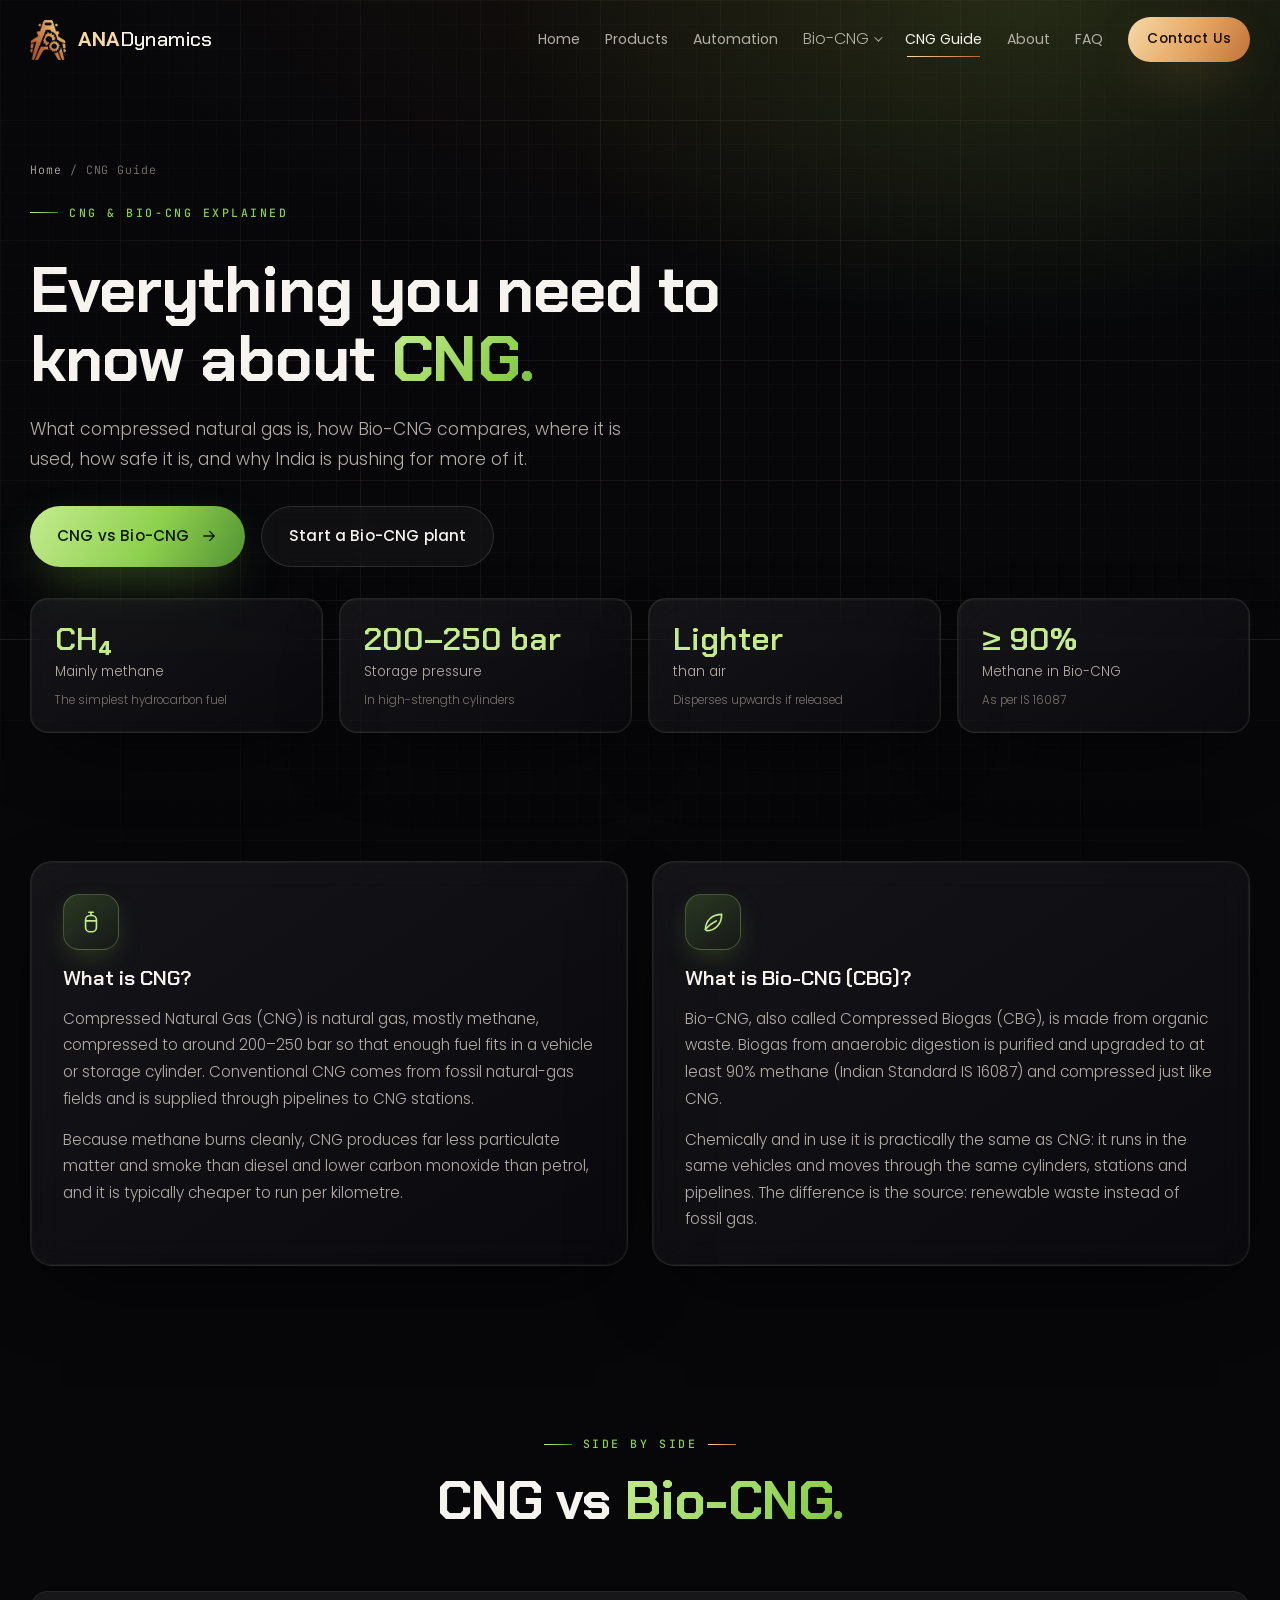
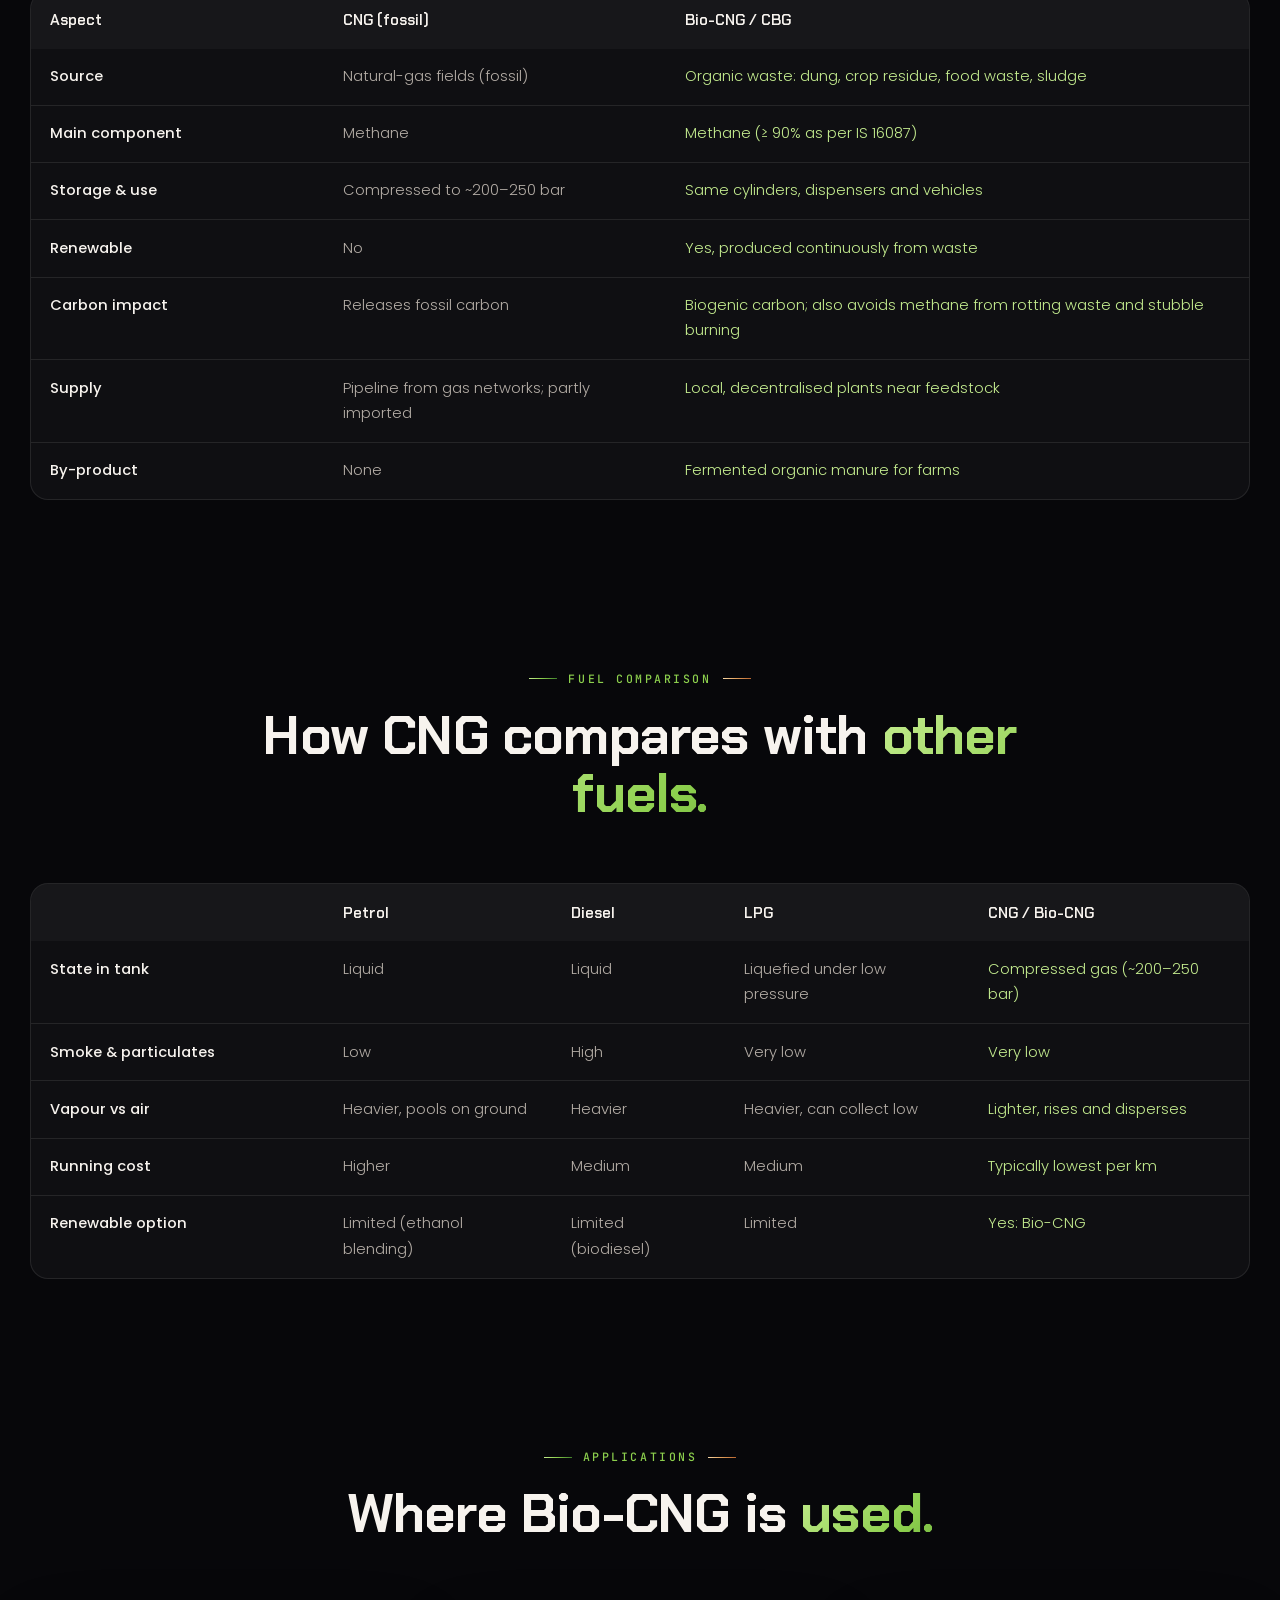
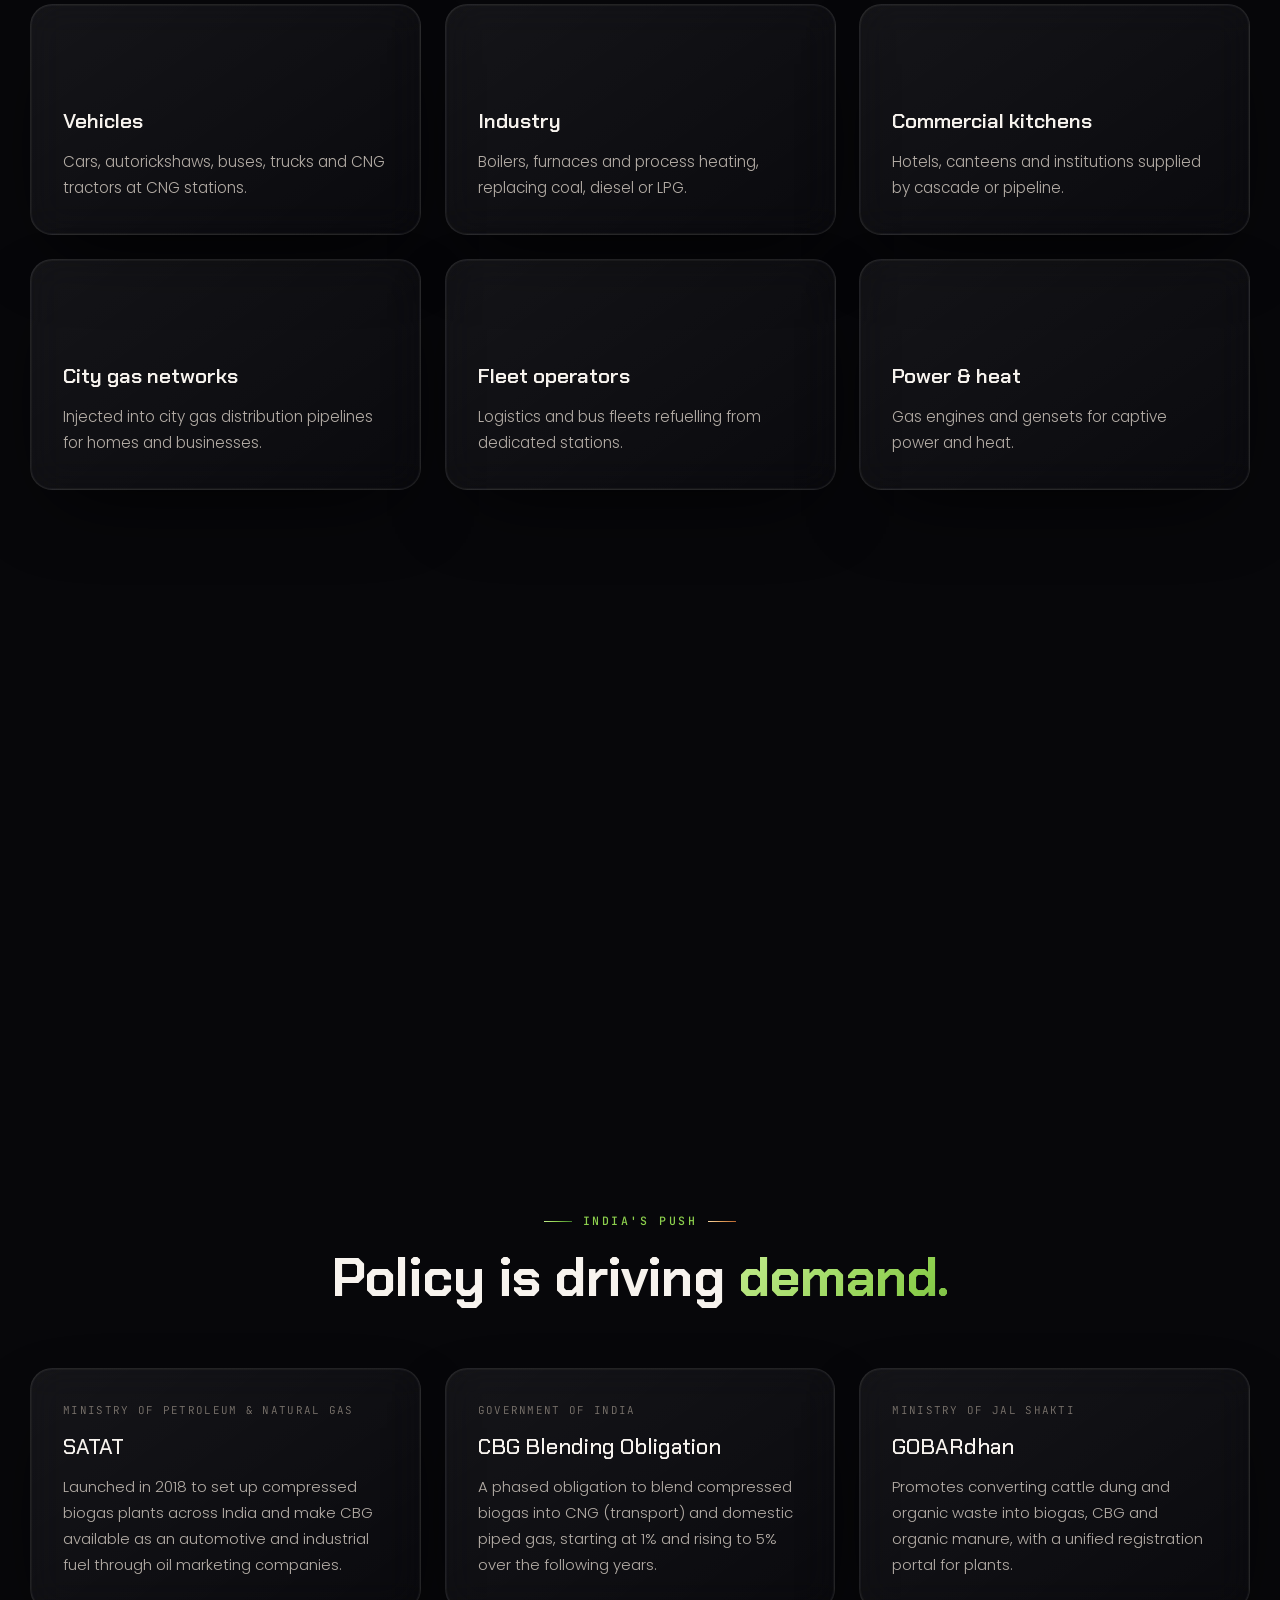
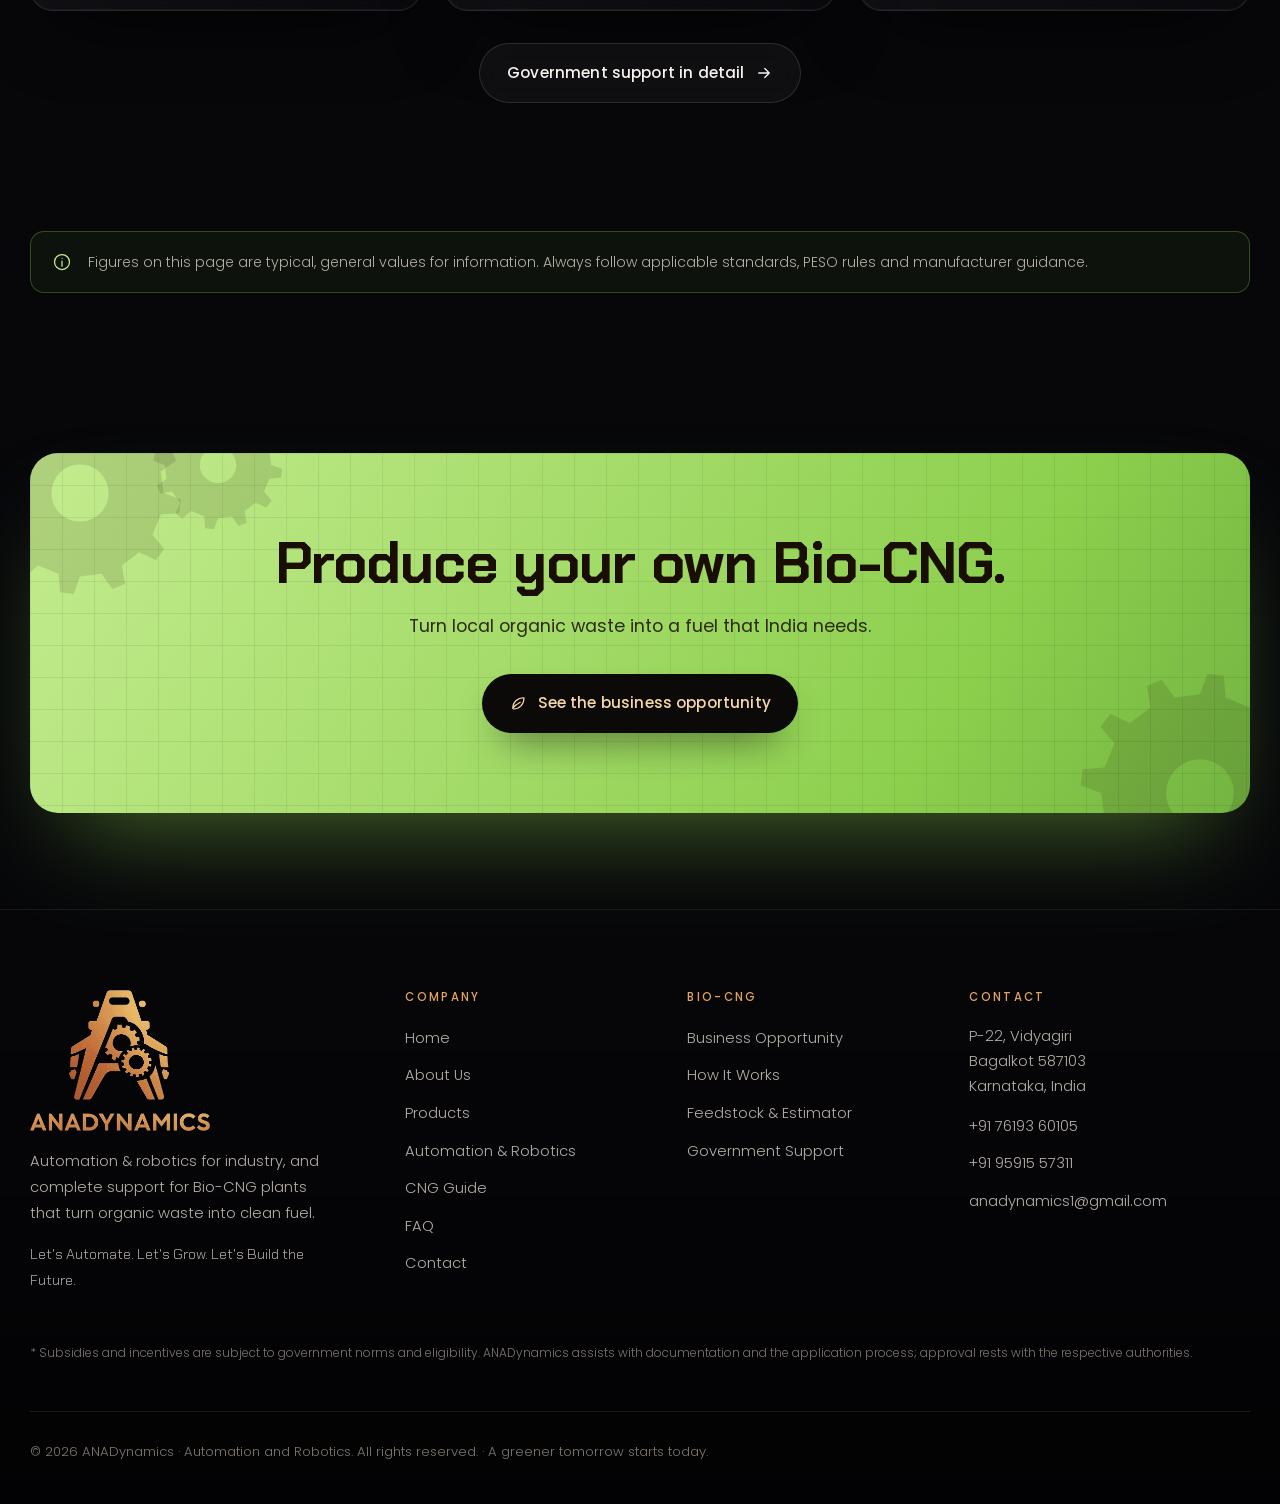
<file: cng.html>
<!DOCTYPE html>
<html lang="en">
<head>
  <meta charset="UTF-8">
  <meta name="viewport" content="width=device-width, initial-scale=1, viewport-fit=cover">
  <title>CNG & Bio-CNG Guide: Differences, Uses & Safety | ANADynamics</title>
  <meta name="description" content="What CNG and Bio-CNG (compressed biogas) are, how they compare, where they are used, how safe they are and the policies driving demand in India.">
  <meta name="theme-color" content="#07070a">
  <link rel="canonical" href="https://www.anadynamics.com/cng.html"><!-- TODO: replace domain -->
  <meta property="og:type" content="website">
  <meta property="og:site_name" content="ANADynamics">
  <meta property="og:title" content="CNG & Bio-CNG Guide: Differences, Uses & Safety | ANADynamics">
  <meta property="og:description" content="What CNG and Bio-CNG (compressed biogas) are, how they compare, where they are used, how safe they are and the policies driving demand in India.">
  <meta property="og:image" content="assets/images/og-image.jpg">
  <meta name="twitter:card" content="summary_large_image">
  <link rel="icon" href="favicon.ico" sizes="any">
  <link rel="icon" href="favicon.png" type="image/png">
  <link rel="apple-touch-icon" href="assets/icons/apple-touch-icon.png">
  <link rel="preconnect" href="https://fonts.googleapis.com">
  <link rel="preconnect" href="https://fonts.gstatic.com" crossorigin>
  <link href="https://fonts.googleapis.com/css2?family=Chakra+Petch:wght@600;700&family=Poppins:wght@300;400;500;600&family=JetBrains+Mono:wght@400&display=swap" rel="stylesheet">
  <script>document.documentElement.classList.add('js')</script>
  <link rel="stylesheet" href="css/style.css">
  <link rel="stylesheet" href="css/pages.css">
  <link rel="stylesheet" href="css/responsive.css">
</head>
<body class="eco" id="top">
  <a class="skip-link" href="#main">Skip to content</a>
  
  <div class="blueprint" aria-hidden="true"></div>
  <!-- ================= ICON SPRITE ================= -->
  <svg width="0" height="0" style="position:absolute" aria-hidden="true" focusable="false">
    <symbol id="i-logic" viewBox="0 0 24 24"><path d="M3 5v14M21 5v14M3 9h4M10 9h4M17 9h4M3 15h6M15 15h6M7 7v4M10 7v4M14 7l3 4M14 11l3-4" fill="none" stroke="currentColor" stroke-width="1.5" stroke-linecap="round"/><circle cx="12" cy="15" r="3" fill="none" stroke="currentColor" stroke-width="1.5"/></symbol>
    <symbol id="i-hmi" viewBox="0 0 24 24"><rect x="2" y="3" width="20" height="14" rx="2" fill="none" stroke="currentColor" stroke-width="1.5"/><path d="M8 21h8M12 17v4" stroke="currentColor" stroke-width="1.5" stroke-linecap="round"/><path d="M5 13l3-3 3 2 4-5 4 3" fill="none" stroke="currentColor" stroke-width="1.5" stroke-linejoin="round"/></symbol>
    <symbol id="i-panel" viewBox="0 0 24 24"><rect x="4" y="2" width="16" height="20" rx="2" fill="none" stroke="currentColor" stroke-width="1.5"/><path d="M4 8h16M4 15h16M7 4.5v2M9.5 4.5v2M12 4.5v2M7 10.5v2.5M10 10.5v2.5M13 10.5v2.5" stroke="currentColor" stroke-width="1.5" stroke-linecap="round"/><circle cx="8" cy="18.5" r="1" fill="currentColor"/><circle cx="11" cy="18.5" r="1" fill="currentColor"/></symbol>
    <symbol id="i-factory" viewBox="0 0 24 24"><path d="M2 21V10l6 4V10l6 4V6l2-3h2l2 3v15H2z" fill="none" stroke="currentColor" stroke-width="1.5" stroke-linejoin="round"/><path d="M6 17h2M11 17h2M16 17h2" stroke="currentColor" stroke-width="1.5" stroke-linecap="round"/></symbol>
    <symbol id="i-bolt" viewBox="0 0 24 24"><path d="M13 2L4 14h7l-1 8 9-12h-7l1-8z" fill="none" stroke="currentColor" stroke-width="1.5" stroke-linejoin="round"/></symbol>
    <symbol id="i-network" viewBox="0 0 24 24"><rect x="9" y="2" width="6" height="5" rx="1" fill="none" stroke="currentColor" stroke-width="1.5"/><rect x="2" y="17" width="6" height="5" rx="1" fill="none" stroke="currentColor" stroke-width="1.5"/><rect x="16" y="17" width="6" height="5" rx="1" fill="none" stroke="currentColor" stroke-width="1.5"/><path d="M12 7v5M5 17v-5h14v5" fill="none" stroke="currentColor" stroke-width="1.5"/></symbol>
    <symbol id="i-chip" viewBox="0 0 24 24"><rect x="6" y="6" width="12" height="12" rx="2" fill="none" stroke="currentColor" stroke-width="1.5"/><rect x="9.5" y="9.5" width="5" height="5" fill="currentColor"/><path d="M9 2v3M15 2v3M9 19v3M15 19v3M2 9h3M2 15h3M19 9h3M19 15h3" stroke="currentColor" stroke-width="1.5" stroke-linecap="round"/></symbol>
    <symbol id="i-plug" viewBox="0 0 24 24"><path d="M7 3v5M17 3v5M5 8h14v3a7 7 0 0 1-14 0V8zM12 18v4" fill="none" stroke="currentColor" stroke-width="1.5" stroke-linecap="round"/></symbol>
    <symbol id="i-cloud" viewBox="0 0 24 24"><path d="M7 18h10a4 4 0 0 0 .6-7.95A6 6 0 0 0 6.1 11.1 3.5 3.5 0 0 0 7 18z" fill="none" stroke="currentColor" stroke-width="1.5" stroke-linejoin="round"/></symbol>
    <symbol id="i-tool" viewBox="0 0 24 24"><path d="M14.7 6.3a4 4 0 0 0-5.4 5.4L3 18l3 3 6.3-6.3a4 4 0 0 0 5.4-5.4l-2.5 2.5-2.5-.5-.5-2.5 2.5-2.5z" fill="none" stroke="currentColor" stroke-width="1.5" stroke-linejoin="round"/></symbol>
    <symbol id="i-shield" viewBox="0 0 24 24"><path d="M12 2l8 3v6c0 5-3.5 9-8 11-4.5-2-8-6-8-11V5l8-3z" fill="none" stroke="currentColor" stroke-width="1.5" stroke-linejoin="round"/><path d="M8.5 12l2.5 2.5 4.5-5" fill="none" stroke="currentColor" stroke-width="1.7" stroke-linecap="round" stroke-linejoin="round"/></symbol>
    <symbol id="i-layers" viewBox="0 0 24 24"><path d="M12 3l9 5-9 5-9-5 9-5zM3 13l9 5 9-5" fill="none" stroke="currentColor" stroke-width="1.5" stroke-linejoin="round"/></symbol>
    <symbol id="i-link" viewBox="0 0 24 24"><path d="M10 14a4 4 0 0 0 5.7 0l3-3a4 4 0 0 0-5.7-5.7l-1 1M14 10a4 4 0 0 0-5.7 0l-3 3a4 4 0 0 0 5.7 5.7l1-1" fill="none" stroke="currentColor" stroke-width="1.5" stroke-linecap="round"/></symbol>
    <symbol id="i-target" viewBox="0 0 24 24"><circle cx="12" cy="12" r="9" fill="none" stroke="currentColor" stroke-width="1.5"/><circle cx="12" cy="12" r="5" fill="none" stroke="currentColor" stroke-width="1.5"/><circle cx="12" cy="12" r="1.5" fill="currentColor"/></symbol>
    <symbol id="i-grad" viewBox="0 0 24 24"><path d="M2 9l10-5 10 5-10 5L2 9z" fill="none" stroke="currentColor" stroke-width="1.5" stroke-linejoin="round"/><path d="M6 11v5c0 1.5 2.7 3 6 3s6-1.5 6-3v-5M22 9v6" fill="none" stroke="currentColor" stroke-width="1.5"/></symbol>
    <symbol id="i-award" viewBox="0 0 24 24"><circle cx="12" cy="9" r="6" fill="none" stroke="currentColor" stroke-width="1.5"/><path d="M8.5 14L7 22l5-3 5 3-1.5-8" fill="none" stroke="currentColor" stroke-width="1.5" stroke-linejoin="round"/></symbol>
    <symbol id="i-lang" viewBox="0 0 24 24"><path d="M3 5h10M8 3v2M5 5c1 4 4 7 7 8M11 5c-1 4-4 7-7 8M13 21l4-9 4 9M14.5 18h5" fill="none" stroke="currentColor" stroke-width="1.5" stroke-linecap="round" stroke-linejoin="round"/></symbol>
    <symbol id="i-mail" viewBox="0 0 24 24"><rect x="3" y="5" width="18" height="14" rx="2" fill="none" stroke="currentColor" stroke-width="1.5"/><path d="M3.5 6.5l8.5 6 8.5-6" fill="none" stroke="currentColor" stroke-width="1.5"/></symbol>
    <symbol id="i-phone" viewBox="0 0 24 24"><path d="M5 3h3l2 5-2.5 1.5a11 11 0 0 0 7 7L16 14l5 2v3a2 2 0 0 1-2 2A17 17 0 0 1 3 5a2 2 0 0 1 2-2z" fill="none" stroke="currentColor" stroke-width="1.5" stroke-linejoin="round"/></symbol>
    <symbol id="i-whatsapp" viewBox="0 0 24 24"><path d="M4 20l1.3-3.9A8.5 8.5 0 1 1 8 19l-4 1z" fill="none" stroke="currentColor" stroke-width="1.5" stroke-linejoin="round"/></symbol>
    <symbol id="i-arrow" viewBox="0 0 24 24"><path d="M5 12h14M13 6l6 6-6 6" fill="none" stroke="currentColor" stroke-width="1.7" stroke-linecap="round" stroke-linejoin="round"/></symbol>
    <symbol id="i-plus" viewBox="0 0 24 24"><path d="M12 5v14M5 12h14" fill="none" stroke="currentColor" stroke-width="1.7" stroke-linecap="round"/></symbol>
    <symbol id="i-cal" viewBox="0 0 24 24"><rect x="3" y="5" width="18" height="16" rx="2" fill="none" stroke="currentColor" stroke-width="1.5"/><path d="M3 10h18M8 3v4M16 3v4" stroke="currentColor" stroke-width="1.5" stroke-linecap="round"/></symbol>
    <symbol id="i-star" viewBox="0 0 24 24"><path d="M12 2l2.4 7.4H22l-6.2 4.5 2.4 7.4L12 16.8l-6.2 4.5 2.4-7.4L2 9.4h7.6z" fill="currentColor"/></symbol>
  
    <symbol id="gear" viewBox="0 0 100 100"><path fill-rule="evenodd" d="M88.0 50.0 L95.9 52.9 L95.1 59.1 L86.7 59.8 L82.9 69.0 L88.3 75.5 L84.5 80.4 L76.9 76.9 L69.0 82.9 L70.5 91.2 L64.7 93.6 L59.8 86.7 L50.0 88.0 L47.1 95.9 L40.9 95.1 L40.2 86.7 L31.0 82.9 L24.5 88.3 L19.6 84.5 L23.1 76.9 L17.1 69.0 L8.8 70.5 L6.4 64.7 L13.3 59.8 L12.0 50.0 L4.1 47.1 L4.9 40.9 L13.3 40.2 L17.1 31.0 L11.7 24.5 L15.5 19.6 L23.1 23.1 L31.0 17.1 L29.5 8.8 L35.3 6.4 L40.2 13.3 L50.0 12.0 L52.9 4.1 L59.1 4.9 L59.8 13.3 L69.0 17.1 L75.5 11.7 L80.4 15.5 L76.9 23.1 L82.9 31.0 L91.2 29.5 L93.6 35.3 L86.7 40.2 Z M63 50 a13 13 0 1 0 -26 0 a13 13 0 1 0 26 0 Z"/></symbol>
    <symbol id="i-gear" viewBox="0 0 24 24"><circle cx="12" cy="12" r="3.2" fill="none" stroke="currentColor" stroke-width="1.5"/><path d="M12 2v3M12 19v3M2 12h3M19 12h3M4.9 4.9l2.1 2.1M17 17l2.1 2.1M4.9 19.1L7 17M17 7l2.1-2.1" stroke="currentColor" stroke-width="1.5" stroke-linecap="round"/><circle cx="12" cy="12" r="7" fill="none" stroke="currentColor" stroke-width="1.5"/></symbol>
    <symbol id="i-robot" viewBox="0 0 24 24"><path d="M4 21h8M8 21v-3l-2-5 6-6 5 3M12 7l1-3M17 10l3 1-1 3-3-1" fill="none" stroke="currentColor" stroke-width="1.5" stroke-linecap="round" stroke-linejoin="round"/><circle cx="12" cy="7" r="1.6" fill="currentColor"/><circle cx="6" cy="13" r="1.6" fill="currentColor"/></symbol>
    <symbol id="i-leaf" viewBox="0 0 24 24"><g fill="none" stroke="currentColor" stroke-width="1.5" stroke-linecap="round" stroke-linejoin="round"><path d="M5 19c0-8 6-14 15-14 0 9-6 15-14 15"/><path d="M5 19c3-4 6-6 10-8"/></g></symbol>
    <symbol id="i-fuel" viewBox="0 0 24 24"><g fill="none" stroke="currentColor" stroke-width="1.5" stroke-linecap="round" stroke-linejoin="round"><path d="M4 21V5a2 2 0 0 1 2-2h6a2 2 0 0 1 2 2v16M3 21h12M6 8h6"/><path d="M14 10h2a2 2 0 0 1 2 2v5a1.5 1.5 0 0 0 3 0V9l-3-3"/></g></symbol>
    <symbol id="i-rupee" viewBox="0 0 24 24"><g fill="none" stroke="currentColor" stroke-width="1.5" stroke-linecap="round" stroke-linejoin="round"><path d="M7 4h11M7 9h11M7 4c6 0 7 2.5 7 5s-2 5-7 5h-1l8 7"/></g></symbol>
    <symbol id="i-bank" viewBox="0 0 24 24"><g fill="none" stroke="currentColor" stroke-width="1.5" stroke-linecap="round" stroke-linejoin="round"><path d="M3 10l9-6 9 6M5 10v8M9.5 10v8M14.5 10v8M19 10v8M3 21h18M4 18h16"/></g></symbol>
    <symbol id="i-land" viewBox="0 0 24 24"><g fill="none" stroke="currentColor" stroke-width="1.5" stroke-linecap="round" stroke-linejoin="round"><path d="M3 18l5-9 4 6 3-4 6 7H3z"/><circle cx="17" cy="6" r="2"/></g></symbol>
    <symbol id="i-truck" viewBox="0 0 24 24"><g fill="none" stroke="currentColor" stroke-width="1.5" stroke-linecap="round" stroke-linejoin="round"><path d="M2 6h12v10H2zM14 10h4l3 3v3h-7"/><circle cx="6" cy="18" r="2"/><circle cx="17" cy="18" r="2"/></g></symbol>
    <symbol id="i-flask" viewBox="0 0 24 24"><g fill="none" stroke="currentColor" stroke-width="1.5" stroke-linecap="round" stroke-linejoin="round"><path d="M9 3h6M10 3v6l-5 9a2 2 0 0 0 1.8 3h10.4a2 2 0 0 0 1.8-3l-5-9V3M7.5 15h9"/></g></symbol>
    <symbol id="i-recycle" viewBox="0 0 24 24"><g fill="none" stroke="currentColor" stroke-width="1.5" stroke-linecap="round" stroke-linejoin="round"><path d="M7 19H4.5a2 2 0 0 1-1.7-3l2.2-3.8M9 7l1.3-2.2a2 2 0 0 1 3.4 0L16 8.6M17 19h2.5a2 2 0 0 0 1.7-3l-1.3-2.2"/><path d="M14 16l-3 3 3 3M5.5 9.5l.5 4-4-.5M18 5.5l-1.5 3.6-3.6-1.6"/></g></symbol>
    <symbol id="i-cow" viewBox="0 0 24 24"><g fill="none" stroke="currentColor" stroke-width="1.5" stroke-linecap="round" stroke-linejoin="round"><path d="M6 7c-2 0-3-1.5-3-3M18 7c2 0 3-1.5 3-3M6 7h12l-1 6H7L6 7zM8 13l-1 8M16 13l1 8M9 17h6"/><circle cx="9.5" cy="10" r=".6"/><circle cx="14.5" cy="10" r=".6"/></g></symbol>
    <symbol id="i-wheat" viewBox="0 0 24 24"><g fill="none" stroke="currentColor" stroke-width="1.5" stroke-linecap="round" stroke-linejoin="round"><path d="M12 22V8M12 8c-2-1-3-3-3-5 2 0 3 2 3 5zM12 8c2-1 3-3 3-5-2 0-3 2-3 5zM12 13c-2-1-3.5-2.5-4-4.5 2 .3 3.5 2 4 4.5zM12 13c2-1 3.5-2.5 4-4.5-2 .3-3.5 2-4 4.5zM12 18c-2-1-3.5-2.5-4-4.5 2 .3 3.5 2 4 4.5zM12 18c2-1 3.5-2.5 4-4.5-2 .3-3.5 2-4 4.5z"/></g></symbol>
    <symbol id="i-apple" viewBox="0 0 24 24"><g fill="none" stroke="currentColor" stroke-width="1.5" stroke-linecap="round" stroke-linejoin="round"><path d="M12 7c-1.5-1.5-5-1.5-6.5 1.5S5 16 7.5 19s3.5 1.5 4.5 1 2 1.5 4.5-1 3-8.5 1.5-10.5S13.5 5.5 12 7z"/><path d="M12 7c0-2 1-3.5 3-4"/></g></symbol>
    <symbol id="i-drop" viewBox="0 0 24 24"><g fill="none" stroke="currentColor" stroke-width="1.5" stroke-linecap="round" stroke-linejoin="round"><path d="M12 3s6 6.5 6 11a6 6 0 0 1-12 0c0-4.5 6-11 6-11z"/><path d="M9 14a3 3 0 0 0 3 3"/></g></symbol>
    <symbol id="i-flame" viewBox="0 0 24 24"><g fill="none" stroke="currentColor" stroke-width="1.5" stroke-linecap="round" stroke-linejoin="round"><path d="M12 21c4 0 7-2.7 7-6.5 0-4-3-6-4-9.5-2 1.5-3 3.5-3 5.5-1-1-1.5-2-1.5-3.5C7.5 9.5 5 12 5 14.5 5 18.3 8 21 12 21z"/></g></symbol>
    <symbol id="i-cyl" viewBox="0 0 24 24"><g fill="none" stroke="currentColor" stroke-width="1.5" stroke-linecap="round" stroke-linejoin="round"><rect x="7" y="6" width="10" height="15" rx="4"/><path d="M10 3h4M12 3v3M7 11h10"/></g></symbol>
    <symbol id="i-pin" viewBox="0 0 24 24"><g fill="none" stroke="currentColor" stroke-width="1.5" stroke-linecap="round" stroke-linejoin="round"><path d="M12 21s-7-6.2-7-11.5A7 7 0 0 1 19 9.5C19 14.8 12 21 12 21z"/><circle cx="12" cy="9.5" r="2.5"/></g></symbol>
    <symbol id="i-check" viewBox="0 0 24 24"><g fill="none" stroke="currentColor" stroke-width="1.5" stroke-linecap="round" stroke-linejoin="round"><circle cx="12" cy="12" r="9"/><path d="M8 12.5l2.5 2.5L16 9.5"/></g></symbol>
    <symbol id="i-clock" viewBox="0 0 24 24"><g fill="none" stroke="currentColor" stroke-width="1.5" stroke-linecap="round" stroke-linejoin="round"><circle cx="12" cy="12" r="9"/><path d="M12 7v5l3 2"/></g></symbol>
    <symbol id="i-headset" viewBox="0 0 24 24"><g fill="none" stroke="currentColor" stroke-width="1.5" stroke-linecap="round" stroke-linejoin="round"><path d="M4 14v-2a8 8 0 0 1 16 0v2"/><rect x="3" y="14" width="4" height="6" rx="1.5"/><rect x="17" y="14" width="4" height="6" rx="1.5"/><path d="M20 20c0 1-1 2-4 2h-2"/></g></symbol>
    <symbol id="i-doc" viewBox="0 0 24 24"><g fill="none" stroke="currentColor" stroke-width="1.5" stroke-linecap="round" stroke-linejoin="round"><path d="M6 3h8l4 4v14H6zM14 3v4h4M9 12h6M9 16h6"/></g></symbol>
    <symbol id="i-team" viewBox="0 0 24 24"><g fill="none" stroke="currentColor" stroke-width="1.5" stroke-linecap="round" stroke-linejoin="round"><circle cx="9" cy="8" r="3"/><circle cx="17" cy="9" r="2.5"/><path d="M3 20c0-3.3 2.7-6 6-6s6 2.7 6 6M15 14.5c3 0 6 1.8 6 5"/></g></symbol>
    <symbol id="i-info" viewBox="0 0 24 24"><g fill="none" stroke="currentColor" stroke-width="1.5" stroke-linecap="round" stroke-linejoin="round"><circle cx="12" cy="12" r="9"/><path d="M12 11v6M12 7.5v.01"/></g></symbol>
    <symbol id="i-chart" viewBox="0 0 24 24"><g fill="none" stroke="currentColor" stroke-width="1.5" stroke-linecap="round" stroke-linejoin="round"><path d="M4 20V4M4 20h16M8 16v-4M12 16V8M16 16v-6"/></g></symbol>
    <symbol id="i-plant" viewBox="0 0 24 24"><g fill="none" stroke="currentColor" stroke-width="1.5" stroke-linecap="round" stroke-linejoin="round"><path d="M3 21h18M5 21v-8a3 3 0 0 1 6 0v8M13 21V9a4 4 0 0 1 8 0v12M8 7V3M17 5V2"/></g></symbol>
    <symbol id="i-ext" viewBox="0 0 24 24"><g fill="none" stroke="currentColor" stroke-width="1.5" stroke-linecap="round" stroke-linejoin="round"><path d="M14 4h6v6M20 4l-9 9M18 14v5a1 1 0 0 1-1 1H5a1 1 0 0 1-1-1V7a1 1 0 0 1 1-1h5"/></g></symbol>
    <symbol id="i-car" viewBox="0 0 24 24"><g fill="none" stroke="currentColor" stroke-width="1.5" stroke-linecap="round" stroke-linejoin="round"><path d="M3 16v-4l2-5h14l2 5v4H3zM5 12h14"/><circle cx="7" cy="16.5" r="1.8"/><circle cx="17" cy="16.5" r="1.8"/></g></symbol>
    <symbol id="i-home" viewBox="0 0 24 24"><g fill="none" stroke="currentColor" stroke-width="1.5" stroke-linecap="round" stroke-linejoin="round"><path d="M3 11l9-7 9 7M5 10v10h14V10M10 20v-6h4v6"/></g></symbol>
  </svg>

  <header class="site-header">
    <nav class="nav container" aria-label="Primary">
      <a href="index.html" class="brand" aria-label="ANADynamics home">
        <img src="assets/images/logo-mark-sm.png" alt="" width="87" height="96" class="brand-mark">
        <span class="brand-text">ANA<em>Dynamics</em></span>
      </a>
      <button class="nav-toggle" aria-expanded="false" aria-controls="nav-menu" aria-label="Open menu"><span></span><span></span><span></span></button>
      <ul class="nav-menu" id="nav-menu">
        <li><a href="index.html" class="nav-link">Home</a></li>
        <li><a href="products.html" class="nav-link">Products</a></li>
        <li><a href="automation.html" class="nav-link">Automation</a></li>
        <li class="has-sub"><button type="button" class="nav-link sub-toggle" aria-expanded="false" aria-haspopup="true">Bio-CNG</button>
          <ul class="sub"><li><a href="bio-cng.html"><strong>Business Opportunity</strong><span>Why invest, land, returns</span></a></li><li><a href="how-it-works.html"><strong>How It Works</strong><span>Process &amp; 3D plant tour</span></a></li><li><a href="feedstock.html"><strong>Feedstock &amp; Estimator</strong><span>Calculate your plant output</span></a></li><li><a href="subsidies.html"><strong>Government Support</strong><span>Schemes, approvals &amp; documents</span></a></li></ul></li>
        <li><a href="cng.html" class="nav-link active" aria-current="page">CNG Guide</a></li>
        <li><a href="about.html" class="nav-link">About</a></li>
        <li><a href="faq.html" class="nav-link">FAQ</a></li>
        <li><a href="contact.html" class="btn btn-gold btn-sm nav-cta">Contact Us</a></li>
      </ul>
    </nav>
  </header>

  <main id="main">

    <section class="page-hero plain" aria-labelledby="ph-title">
      
      <div class="container">
        <nav aria-label="Breadcrumb"><ol class="crumbs reveal"><li><a href="index.html">Home</a></li><li aria-current="page">CNG Guide</li></ol></nav>
        <p class="kicker reveal" style="margin-top:1.4rem">CNG &amp; Bio-CNG Explained</p>
        <h1 id="ph-title" class="reveal">Everything you need to know about <em class="eco-text">CNG.</em></h1>
        <p class="lead-p reveal">What compressed natural gas is, how Bio-CNG compares, where it is used, how safe it is, and why India is pushing for more of it.</p>
        
        <div class="hero-actions reveal"><a href="#compare" class="btn btn-eco"><span>CNG vs Bio-CNG</span><svg class="ic" aria-hidden="true"><use href="#i-arrow"/></svg></a><a href="bio-cng.html" class="btn btn-glass"><span>Start a Bio-CNG plant</span></a></div>
      </div>
    </section>
    <div class="container">
      <div class="figures">
        <div class="glass figure reveal"><b>CH₄</b><span>Mainly methane</span><small>The simplest hydrocarbon fuel</small></div>
        <div class="glass figure reveal"><b>200–250 bar</b><span>Storage pressure</span><small>In high-strength cylinders</small></div>
        <div class="glass figure reveal"><b>Lighter</b><span>than air</span><small>Disperses upwards if released</small></div>
        <div class="glass figure reveal"><b>≥ 90%</b><span>Methane in Bio-CNG</span><small>As per IS 16087</small></div>
      </div>
    </div>

    <section class="section" aria-labelledby="what-cng">
      <div class="container grid-2">
        <article class="card glass info-card reveal">
          <div class="icon-badge"><svg class="" aria-hidden="true"><use href="#i-cyl"/></svg></div>
          <h3 id="what-cng">What is CNG?</h3>
          <p>Compressed Natural Gas (CNG) is natural gas, mostly methane, compressed to around 200–250 bar so that enough fuel fits in a vehicle or storage cylinder. Conventional CNG comes from fossil natural-gas fields and is supplied through pipelines to CNG stations.</p>
          <p>Because methane burns cleanly, CNG produces far less particulate matter and smoke than diesel and lower carbon monoxide than petrol, and it is typically cheaper to run per kilometre.</p>
        </article>
        <article class="card glass info-card reveal">
          <div class="icon-badge"><svg class="" aria-hidden="true"><use href="#i-leaf"/></svg></div>
          <h3>What is Bio-CNG (CBG)?</h3>
          <p>Bio-CNG, also called Compressed Biogas (CBG), is made from organic waste. Biogas from anaerobic digestion is purified and upgraded to at least 90% methane (Indian Standard IS 16087) and compressed just like CNG.</p>
          <p>Chemically and in use it is practically the same as CNG: it runs in the same vehicles and moves through the same cylinders, stations and pipelines. The difference is the source: renewable waste instead of fossil gas.</p>
        </article>
      </div>
    </section>

    <section class="section" id="compare" aria-labelledby="cmp-title" style="padding-top:2rem">
      <div class="container">
        <header class="head center reveal">
          <p class="kicker">Side by Side</p>
          <h2 id="cmp-title">CNG vs <em class="eco-text">Bio-CNG.</em></h2>
        </header>
        <div class="table-wrap reveal">
          <table class="tbl stack">
            <thead><tr><th scope="col">Aspect</th><th scope="col">CNG (fossil)</th><th scope="col">Bio-CNG / CBG</th></tr></thead>
            <tbody>
              <tr><th scope="row">Source</th><td data-label="CNG (fossil)">Natural-gas fields (fossil)</td><td data-label="Bio-CNG / CBG" class="hl">Organic waste: dung, crop residue, food waste, sludge</td></tr>
              <tr><th scope="row">Main component</th><td data-label="CNG (fossil)">Methane</td><td data-label="Bio-CNG / CBG" class="hl">Methane (≥ 90% as per IS 16087)</td></tr>
              <tr><th scope="row">Storage &amp; use</th><td data-label="CNG (fossil)">Compressed to ~200–250 bar</td><td data-label="Bio-CNG / CBG" class="hl">Same cylinders, dispensers and vehicles</td></tr>
              <tr><th scope="row">Renewable</th><td data-label="CNG (fossil)">No</td><td data-label="Bio-CNG / CBG" class="yes">Yes, produced continuously from waste</td></tr>
              <tr><th scope="row">Carbon impact</th><td data-label="CNG (fossil)">Releases fossil carbon</td><td data-label="Bio-CNG / CBG" class="hl">Biogenic carbon; also avoids methane from rotting waste and stubble burning</td></tr>
              <tr><th scope="row">Supply</th><td data-label="CNG (fossil)">Pipeline from gas networks; partly imported</td><td data-label="Bio-CNG / CBG" class="hl">Local, decentralised plants near feedstock</td></tr>
              <tr><th scope="row">By-product</th><td data-label="CNG (fossil)">None</td><td data-label="Bio-CNG / CBG" class="hl">Fermented organic manure for farms</td></tr>
            </tbody>
          </table>
        </div>
      </div>
    </section>

    <section class="section" aria-labelledby="fuel-title" style="padding-top:2rem">
      <div class="container">
        <header class="head center reveal">
          <p class="kicker">Fuel Comparison</p>
          <h2 id="fuel-title">How CNG compares with <em class="eco-text">other fuels.</em></h2>
          <p class="sub">A general, qualitative comparison for vehicles.</p>
        </header>
        <div class="table-wrap reveal">
          <table class="tbl stack">
            <thead><tr><th scope="col"></th><th scope="col">Petrol</th><th scope="col">Diesel</th><th scope="col">LPG</th><th scope="col">CNG / Bio-CNG</th></tr></thead>
            <tbody>
              <tr><th scope="row">State in tank</th><td data-label="Petrol">Liquid</td><td data-label="Diesel">Liquid</td><td data-label="LPG">Liquefied under low pressure</td><td data-label="CNG / Bio-CNG" class="hl">Compressed gas (~200–250 bar)</td></tr>
              <tr><th scope="row">Smoke &amp; particulates</th><td data-label="Petrol">Low</td><td data-label="Diesel">High</td><td data-label="LPG">Very low</td><td data-label="CNG / Bio-CNG" class="hl">Very low</td></tr>
              <tr><th scope="row">Vapour vs air</th><td data-label="Petrol">Heavier, pools on ground</td><td data-label="Diesel">Heavier</td><td data-label="LPG">Heavier, can collect low</td><td data-label="CNG / Bio-CNG" class="hl">Lighter, rises and disperses</td></tr>
              <tr><th scope="row">Running cost</th><td data-label="Petrol">Higher</td><td data-label="Diesel">Medium</td><td data-label="LPG">Medium</td><td data-label="CNG / Bio-CNG" class="hl">Typically lowest per km</td></tr>
              <tr><th scope="row">Renewable option</th><td data-label="Petrol">Limited (ethanol blending)</td><td data-label="Diesel">Limited (biodiesel)</td><td data-label="LPG">Limited</td><td data-label="CNG / Bio-CNG" class="yes">Yes: Bio-CNG</td></tr>
            </tbody>
          </table>
        </div>
      </div>
    </section>

    <section class="section" aria-labelledby="app-title" style="padding-top:2rem">
      <div class="container">
        <header class="head center reveal">
          <p class="kicker">Applications</p>
          <h2 id="app-title">Where Bio-CNG is <em class="eco-text">used.</em></h2>
        </header>
        <div class="grid-3">
          <article class="card glass info-card reveal" data-tilt><div class="icon-badge"><svg class="" aria-hidden="true"><use href="#i-car"/></svg></div><h3>Vehicles</h3><p>Cars, autorickshaws, buses, trucks and CNG tractors at CNG stations.</p></article>
          <article class="card glass info-card reveal" data-tilt><div class="icon-badge"><svg class="" aria-hidden="true"><use href="#i-factory"/></svg></div><h3>Industry</h3><p>Boilers, furnaces and process heating, replacing coal, diesel or LPG.</p></article>
          <article class="card glass info-card reveal" data-tilt><div class="icon-badge"><svg class="" aria-hidden="true"><use href="#i-flame"/></svg></div><h3>Commercial kitchens</h3><p>Hotels, canteens and institutions supplied by cascade or pipeline.</p></article>
          <article class="card glass info-card reveal" data-tilt><div class="icon-badge"><svg class="" aria-hidden="true"><use href="#i-network"/></svg></div><h3>City gas networks</h3><p>Injected into city gas distribution pipelines for homes and businesses.</p></article>
          <article class="card glass info-card reveal" data-tilt><div class="icon-badge"><svg class="" aria-hidden="true"><use href="#i-truck"/></svg></div><h3>Fleet operators</h3><p>Logistics and bus fleets refuelling from dedicated stations.</p></article>
          <article class="card glass info-card reveal" data-tilt><div class="icon-badge"><svg class="" aria-hidden="true"><use href="#i-bolt"/></svg></div><h3>Power &amp; heat</h3><p>Gas engines and gensets for captive power and heat.</p></article>
        </div>
      </div>
    </section>

    <section class="section" aria-labelledby="safe-title" style="padding-top:2rem">
      <div class="container split">
        <div>
          <p class="kicker reveal">Safety</p>
          <h2 id="safe-title" class="reveal">Why CNG is considered a <em class="eco-text">safe fuel.</em></h2>
          <div class="prose reveal" style="margin-top:1.2rem"><p>Like any fuel, CNG must be handled correctly. In India, CNG cylinders, storage and dispensing stations are regulated by the Petroleum and Explosives Safety Organisation (PESO).</p></div>
        </div>
        <ul class="checklist reveal" style="grid-template-columns:1fr">
          <li><svg class="" aria-hidden="true"><use href="#i-check"/></svg><span><strong>Lighter than air</strong>If released, methane rises and disperses instead of pooling.</span></li>
          <li><svg class="" aria-hidden="true"><use href="#i-check"/></svg><span><strong>High ignition temperature</strong>Methane needs around 540 °C to self-ignite, much higher than petrol.</span></li>
          <li><svg class="" aria-hidden="true"><use href="#i-check"/></svg><span><strong>Narrow flammability range</strong>It burns only at roughly 5–15% concentration in air.</span></li>
          <li><svg class="" aria-hidden="true"><use href="#i-check"/></svg><span><strong>Strong, tested cylinders</strong>Cylinders are built and periodically re-tested to strict standards.</span></li>
        </ul>
      </div>
    </section>

    <section class="section" aria-labelledby="india-title" style="padding-top:2rem">
      <div class="container">
        <header class="head center reveal">
          <p class="kicker">India's Push</p>
          <h2 id="india-title">Policy is driving <em class="eco-text">demand.</em></h2>
        </header>
        <div class="grid-3">
          <article class="card glass scheme reveal"><p class="who">Ministry of Petroleum &amp; Natural Gas</p><h3>SATAT</h3><p>Launched in 2018 to set up compressed biogas plants across India and make CBG available as an automotive and industrial fuel through oil marketing companies.</p></article>
          <article class="card glass scheme reveal"><p class="who">Government of India</p><h3>CBG Blending Obligation</h3><p>A phased obligation to blend compressed biogas into CNG (transport) and domestic piped gas, starting at 1% and rising to 5% over the following years.</p></article>
          <article class="card glass scheme reveal"><p class="who">Ministry of Jal Shakti</p><h3>GOBARdhan</h3><p>Promotes converting cattle dung and organic waste into biogas, CBG and organic manure, with a unified registration portal for plants.</p></article>
        </div>
        <p class="reveal" style="text-align:center;margin-top:2rem"><a href="subsidies.html" class="btn btn-glass"><span>Government support in detail</span><svg class="ic" aria-hidden="true"><use href="#i-arrow"/></svg></a></p>
      </div>
    </section>
    <section class="section" style="padding-top:0"><div class="container"><div class="notice reveal"><svg class="" aria-hidden="true"><use href="#i-info"/></svg><p>Figures on this page are typical, general values for information. Always follow applicable standards, PESO rules and manufacturer guidance.</p></div></div></section>

    <section class="cta" aria-label="Call to action">
      <div class="container">
        <div class="cta-card reveal" style="background:linear-gradient(120deg,#c4ec8f,#8ccf4d,#3f7d2a,#8ccf4d,#c4ec8f);background-size:300% 300%;box-shadow:0 50px 100px -40px rgba(140,207,77,.5)">
          <svg class="cta-gear g-1" aria-hidden="true"><use href="#gear"/></svg><svg class="cta-gear g-2" aria-hidden="true"><use href="#gear"/></svg><svg class="cta-gear g-3" aria-hidden="true"><use href="#gear"/></svg>
          <h2>Produce your own <em>Bio-CNG.</em></h2>
          <p>Turn local organic waste into a fuel that India needs.</p>
          <a href="bio-cng.html" class="btn btn-dark"><svg class="ic" aria-hidden="true"><use href="#i-leaf"/></svg><span>See the business opportunity</span></a>
        </div>
      </div>
    </section>
  </main>

  <footer class="footer">
    <div class="container f-inner">
      <div class="f-brand">
        <img src="assets/images/logo-full.png" alt="ANADynamics Automation and Robotics" width="240" height="189" loading="lazy" decoding="async">
        <p>Automation &amp; robotics for industry, and complete support for Bio-CNG plants that turn organic waste into clean fuel.</p>
        <p class="f-tag">Let's Automate. Let's Grow. Let's Build the Future.</p>
      </div>
      <nav aria-label="Company"><h3>Company</h3><ul>
        <li><a href="index.html">Home</a></li><li><a href="about.html">About Us</a></li><li><a href="products.html">Products</a></li><li><a href="automation.html">Automation &amp; Robotics</a></li><li><a href="cng.html">CNG Guide</a></li><li><a href="faq.html">FAQ</a></li><li><a href="contact.html">Contact</a></li>
      </ul></nav>
      <nav aria-label="Bio-CNG"><h3>Bio-CNG</h3><ul>
        <li><a href="bio-cng.html">Business Opportunity</a></li><li><a href="how-it-works.html">How It Works</a></li><li><a href="feedstock.html">Feedstock &amp; Estimator</a></li><li><a href="subsidies.html">Government Support</a></li>
      </ul></nav>
      <div><h3>Contact</h3>
        <address>P-22, Vidyagiri<br>Bagalkot 587103<br>Karnataka, India</address>
        <ul style="margin-top:.8rem">
          <li><a href="tel:+917619360105">+91 76193 60105</a></li>
          <li><a href="tel:+919591557311">+91 95915 57311</a></li>
          <li><a href="mailto:anadynamics1@gmail.com">anadynamics1@gmail.com</a></li>
        </ul>
      </div>
      <p class="f-note">* Subsidies and incentives are subject to government norms and eligibility. ANADynamics assists with documentation and the application process; approval rests with the respective authorities.</p>
      <p class="copy">&copy; <span class="js-year">2026</span> ANADynamics · Automation and Robotics. All rights reserved. · A greener tomorrow starts today.</p>
    </div>
  </footer>
  <a href="#top" class="to-top glass" aria-label="Back to top"><svg class="ic" aria-hidden="true" style="transform:rotate(-90deg)"><use href="#i-arrow"/></svg></a>

  <script src="js/site.js" defer></script>
</body>
</html>
</file>
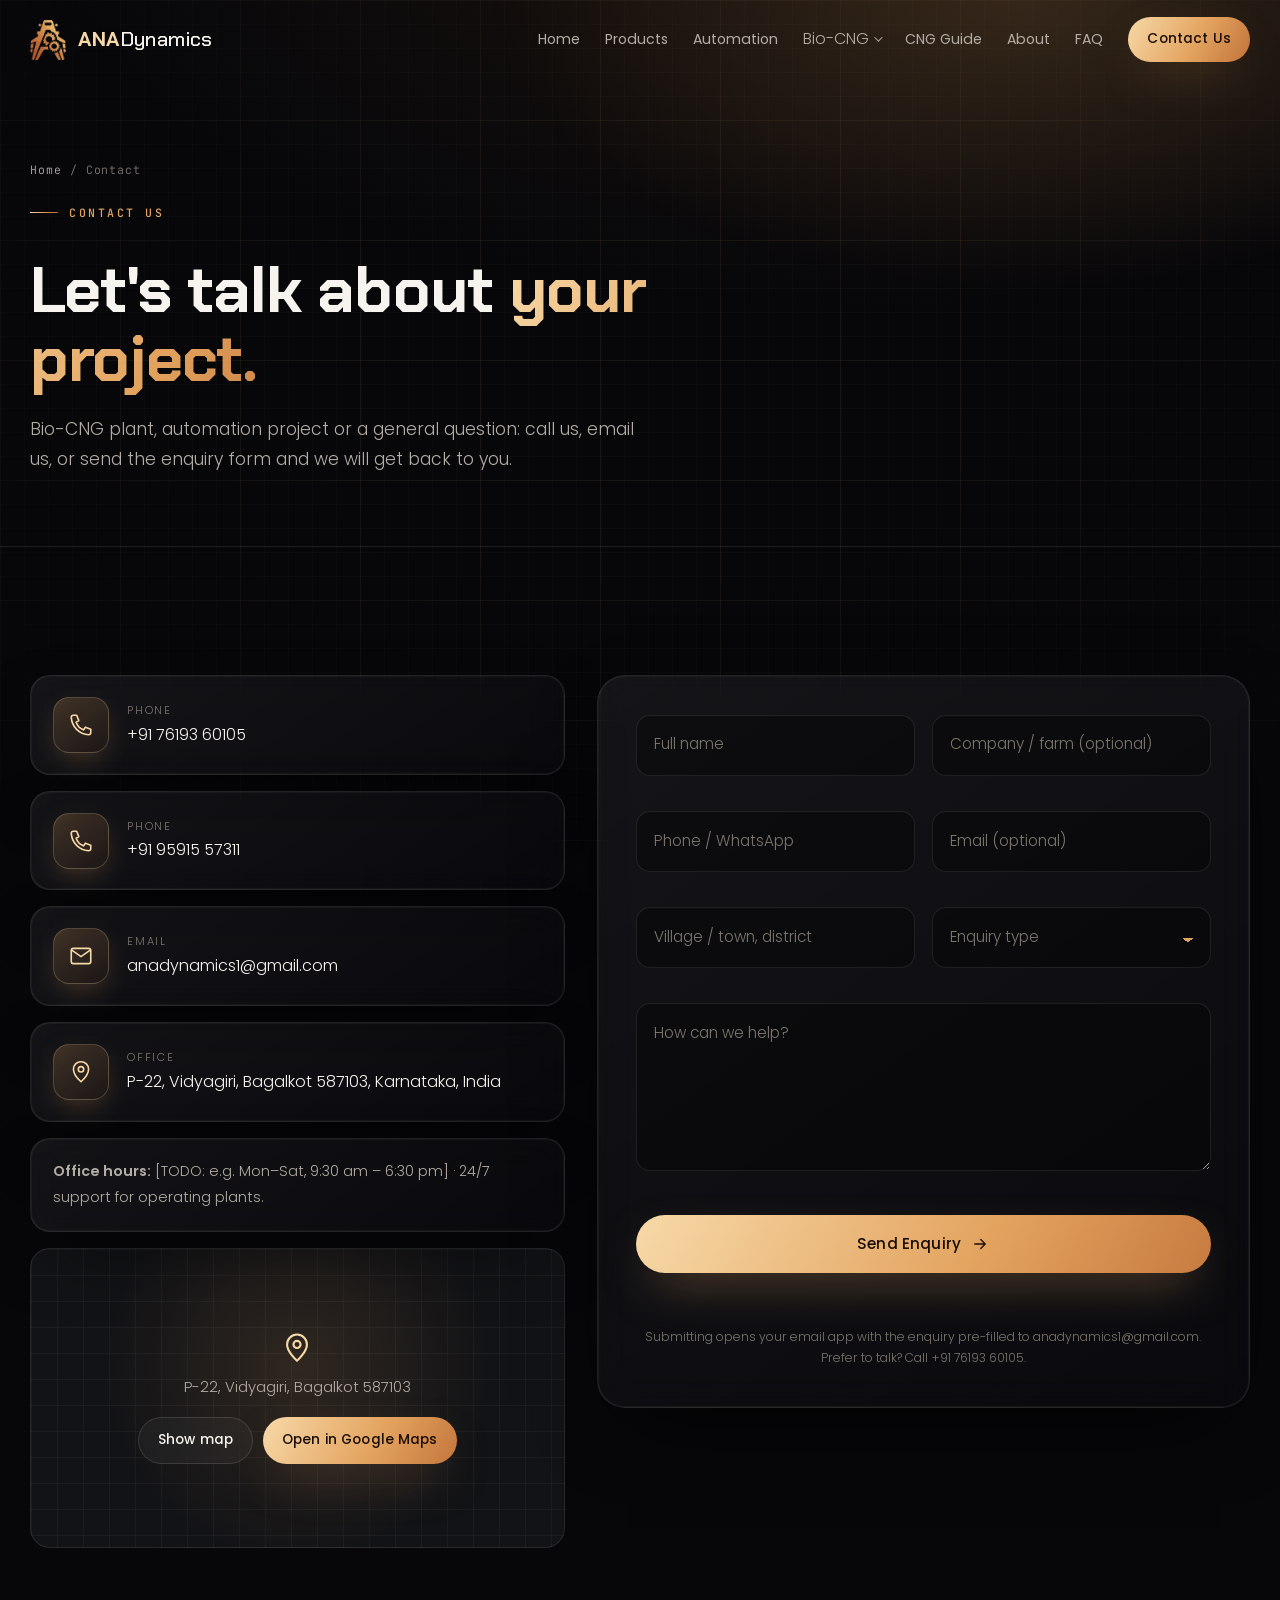
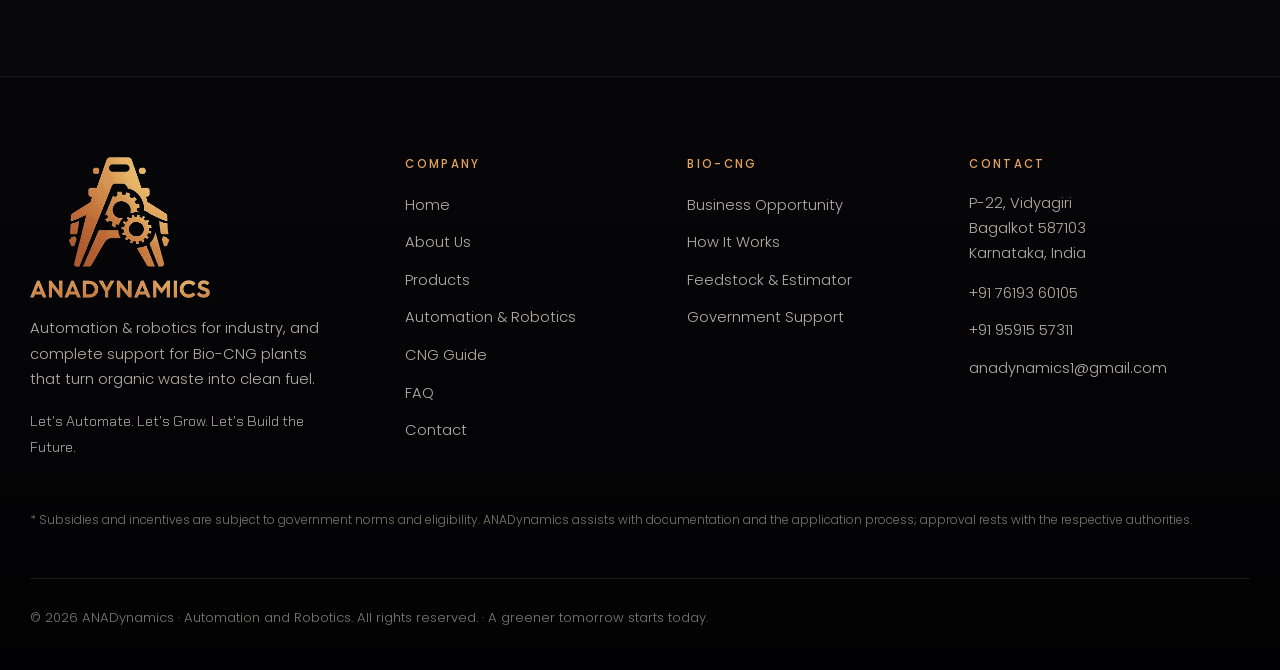
<file: contact.html>
<!DOCTYPE html>
<html lang="en">
<head>
  <meta charset="UTF-8">
  <meta name="viewport" content="width=device-width, initial-scale=1, viewport-fit=cover">
  <title>Contact ANADynamics | Bagalkot | Bio-CNG & Automation</title>
  <meta name="description" content="Contact ANADynamics, P-22 Vidyagiri, Bagalkot 587103. Call +91 76193 60105 for Bio-CNG plants and automation projects.">
  <meta name="theme-color" content="#07070a">
  <link rel="canonical" href="https://www.anadynamics.com/contact.html"><!-- TODO: replace domain -->
  <meta property="og:type" content="website">
  <meta property="og:site_name" content="ANADynamics">
  <meta property="og:title" content="Contact ANADynamics | Bagalkot | Bio-CNG & Automation">
  <meta property="og:description" content="Contact ANADynamics, P-22 Vidyagiri, Bagalkot 587103. Call +91 76193 60105 for Bio-CNG plants and automation projects.">
  <meta property="og:image" content="assets/images/og-image.jpg">
  <meta name="twitter:card" content="summary_large_image">
  <link rel="icon" href="favicon.ico" sizes="any">
  <link rel="icon" href="favicon.png" type="image/png">
  <link rel="apple-touch-icon" href="assets/icons/apple-touch-icon.png">
  <link rel="preconnect" href="https://fonts.googleapis.com">
  <link rel="preconnect" href="https://fonts.gstatic.com" crossorigin>
  <link href="https://fonts.googleapis.com/css2?family=Chakra+Petch:wght@600;700&family=Poppins:wght@300;400;500;600&family=JetBrains+Mono:wght@400&display=swap" rel="stylesheet">
  <script>document.documentElement.classList.add('js')</script>
  <link rel="stylesheet" href="css/style.css">
  <link rel="stylesheet" href="css/pages.css">
  <link rel="stylesheet" href="css/responsive.css">
</head>
<body id="top">
  <a class="skip-link" href="#main">Skip to content</a>
  
  <div class="blueprint" aria-hidden="true"></div>
  <!-- ================= ICON SPRITE ================= -->
  <svg width="0" height="0" style="position:absolute" aria-hidden="true" focusable="false">
    <symbol id="i-logic" viewBox="0 0 24 24"><path d="M3 5v14M21 5v14M3 9h4M10 9h4M17 9h4M3 15h6M15 15h6M7 7v4M10 7v4M14 7l3 4M14 11l3-4" fill="none" stroke="currentColor" stroke-width="1.5" stroke-linecap="round"/><circle cx="12" cy="15" r="3" fill="none" stroke="currentColor" stroke-width="1.5"/></symbol>
    <symbol id="i-hmi" viewBox="0 0 24 24"><rect x="2" y="3" width="20" height="14" rx="2" fill="none" stroke="currentColor" stroke-width="1.5"/><path d="M8 21h8M12 17v4" stroke="currentColor" stroke-width="1.5" stroke-linecap="round"/><path d="M5 13l3-3 3 2 4-5 4 3" fill="none" stroke="currentColor" stroke-width="1.5" stroke-linejoin="round"/></symbol>
    <symbol id="i-panel" viewBox="0 0 24 24"><rect x="4" y="2" width="16" height="20" rx="2" fill="none" stroke="currentColor" stroke-width="1.5"/><path d="M4 8h16M4 15h16M7 4.5v2M9.5 4.5v2M12 4.5v2M7 10.5v2.5M10 10.5v2.5M13 10.5v2.5" stroke="currentColor" stroke-width="1.5" stroke-linecap="round"/><circle cx="8" cy="18.5" r="1" fill="currentColor"/><circle cx="11" cy="18.5" r="1" fill="currentColor"/></symbol>
    <symbol id="i-factory" viewBox="0 0 24 24"><path d="M2 21V10l6 4V10l6 4V6l2-3h2l2 3v15H2z" fill="none" stroke="currentColor" stroke-width="1.5" stroke-linejoin="round"/><path d="M6 17h2M11 17h2M16 17h2" stroke="currentColor" stroke-width="1.5" stroke-linecap="round"/></symbol>
    <symbol id="i-bolt" viewBox="0 0 24 24"><path d="M13 2L4 14h7l-1 8 9-12h-7l1-8z" fill="none" stroke="currentColor" stroke-width="1.5" stroke-linejoin="round"/></symbol>
    <symbol id="i-network" viewBox="0 0 24 24"><rect x="9" y="2" width="6" height="5" rx="1" fill="none" stroke="currentColor" stroke-width="1.5"/><rect x="2" y="17" width="6" height="5" rx="1" fill="none" stroke="currentColor" stroke-width="1.5"/><rect x="16" y="17" width="6" height="5" rx="1" fill="none" stroke="currentColor" stroke-width="1.5"/><path d="M12 7v5M5 17v-5h14v5" fill="none" stroke="currentColor" stroke-width="1.5"/></symbol>
    <symbol id="i-chip" viewBox="0 0 24 24"><rect x="6" y="6" width="12" height="12" rx="2" fill="none" stroke="currentColor" stroke-width="1.5"/><rect x="9.5" y="9.5" width="5" height="5" fill="currentColor"/><path d="M9 2v3M15 2v3M9 19v3M15 19v3M2 9h3M2 15h3M19 9h3M19 15h3" stroke="currentColor" stroke-width="1.5" stroke-linecap="round"/></symbol>
    <symbol id="i-plug" viewBox="0 0 24 24"><path d="M7 3v5M17 3v5M5 8h14v3a7 7 0 0 1-14 0V8zM12 18v4" fill="none" stroke="currentColor" stroke-width="1.5" stroke-linecap="round"/></symbol>
    <symbol id="i-cloud" viewBox="0 0 24 24"><path d="M7 18h10a4 4 0 0 0 .6-7.95A6 6 0 0 0 6.1 11.1 3.5 3.5 0 0 0 7 18z" fill="none" stroke="currentColor" stroke-width="1.5" stroke-linejoin="round"/></symbol>
    <symbol id="i-tool" viewBox="0 0 24 24"><path d="M14.7 6.3a4 4 0 0 0-5.4 5.4L3 18l3 3 6.3-6.3a4 4 0 0 0 5.4-5.4l-2.5 2.5-2.5-.5-.5-2.5 2.5-2.5z" fill="none" stroke="currentColor" stroke-width="1.5" stroke-linejoin="round"/></symbol>
    <symbol id="i-shield" viewBox="0 0 24 24"><path d="M12 2l8 3v6c0 5-3.5 9-8 11-4.5-2-8-6-8-11V5l8-3z" fill="none" stroke="currentColor" stroke-width="1.5" stroke-linejoin="round"/><path d="M8.5 12l2.5 2.5 4.5-5" fill="none" stroke="currentColor" stroke-width="1.7" stroke-linecap="round" stroke-linejoin="round"/></symbol>
    <symbol id="i-layers" viewBox="0 0 24 24"><path d="M12 3l9 5-9 5-9-5 9-5zM3 13l9 5 9-5" fill="none" stroke="currentColor" stroke-width="1.5" stroke-linejoin="round"/></symbol>
    <symbol id="i-link" viewBox="0 0 24 24"><path d="M10 14a4 4 0 0 0 5.7 0l3-3a4 4 0 0 0-5.7-5.7l-1 1M14 10a4 4 0 0 0-5.7 0l-3 3a4 4 0 0 0 5.7 5.7l1-1" fill="none" stroke="currentColor" stroke-width="1.5" stroke-linecap="round"/></symbol>
    <symbol id="i-target" viewBox="0 0 24 24"><circle cx="12" cy="12" r="9" fill="none" stroke="currentColor" stroke-width="1.5"/><circle cx="12" cy="12" r="5" fill="none" stroke="currentColor" stroke-width="1.5"/><circle cx="12" cy="12" r="1.5" fill="currentColor"/></symbol>
    <symbol id="i-grad" viewBox="0 0 24 24"><path d="M2 9l10-5 10 5-10 5L2 9z" fill="none" stroke="currentColor" stroke-width="1.5" stroke-linejoin="round"/><path d="M6 11v5c0 1.5 2.7 3 6 3s6-1.5 6-3v-5M22 9v6" fill="none" stroke="currentColor" stroke-width="1.5"/></symbol>
    <symbol id="i-award" viewBox="0 0 24 24"><circle cx="12" cy="9" r="6" fill="none" stroke="currentColor" stroke-width="1.5"/><path d="M8.5 14L7 22l5-3 5 3-1.5-8" fill="none" stroke="currentColor" stroke-width="1.5" stroke-linejoin="round"/></symbol>
    <symbol id="i-lang" viewBox="0 0 24 24"><path d="M3 5h10M8 3v2M5 5c1 4 4 7 7 8M11 5c-1 4-4 7-7 8M13 21l4-9 4 9M14.5 18h5" fill="none" stroke="currentColor" stroke-width="1.5" stroke-linecap="round" stroke-linejoin="round"/></symbol>
    <symbol id="i-mail" viewBox="0 0 24 24"><rect x="3" y="5" width="18" height="14" rx="2" fill="none" stroke="currentColor" stroke-width="1.5"/><path d="M3.5 6.5l8.5 6 8.5-6" fill="none" stroke="currentColor" stroke-width="1.5"/></symbol>
    <symbol id="i-phone" viewBox="0 0 24 24"><path d="M5 3h3l2 5-2.5 1.5a11 11 0 0 0 7 7L16 14l5 2v3a2 2 0 0 1-2 2A17 17 0 0 1 3 5a2 2 0 0 1 2-2z" fill="none" stroke="currentColor" stroke-width="1.5" stroke-linejoin="round"/></symbol>
    <symbol id="i-whatsapp" viewBox="0 0 24 24"><path d="M4 20l1.3-3.9A8.5 8.5 0 1 1 8 19l-4 1z" fill="none" stroke="currentColor" stroke-width="1.5" stroke-linejoin="round"/></symbol>
    <symbol id="i-arrow" viewBox="0 0 24 24"><path d="M5 12h14M13 6l6 6-6 6" fill="none" stroke="currentColor" stroke-width="1.7" stroke-linecap="round" stroke-linejoin="round"/></symbol>
    <symbol id="i-plus" viewBox="0 0 24 24"><path d="M12 5v14M5 12h14" fill="none" stroke="currentColor" stroke-width="1.7" stroke-linecap="round"/></symbol>
    <symbol id="i-cal" viewBox="0 0 24 24"><rect x="3" y="5" width="18" height="16" rx="2" fill="none" stroke="currentColor" stroke-width="1.5"/><path d="M3 10h18M8 3v4M16 3v4" stroke="currentColor" stroke-width="1.5" stroke-linecap="round"/></symbol>
    <symbol id="i-star" viewBox="0 0 24 24"><path d="M12 2l2.4 7.4H22l-6.2 4.5 2.4 7.4L12 16.8l-6.2 4.5 2.4-7.4L2 9.4h7.6z" fill="currentColor"/></symbol>
  
    <symbol id="gear" viewBox="0 0 100 100"><path fill-rule="evenodd" d="M88.0 50.0 L95.9 52.9 L95.1 59.1 L86.7 59.8 L82.9 69.0 L88.3 75.5 L84.5 80.4 L76.9 76.9 L69.0 82.9 L70.5 91.2 L64.7 93.6 L59.8 86.7 L50.0 88.0 L47.1 95.9 L40.9 95.1 L40.2 86.7 L31.0 82.9 L24.5 88.3 L19.6 84.5 L23.1 76.9 L17.1 69.0 L8.8 70.5 L6.4 64.7 L13.3 59.8 L12.0 50.0 L4.1 47.1 L4.9 40.9 L13.3 40.2 L17.1 31.0 L11.7 24.5 L15.5 19.6 L23.1 23.1 L31.0 17.1 L29.5 8.8 L35.3 6.4 L40.2 13.3 L50.0 12.0 L52.9 4.1 L59.1 4.9 L59.8 13.3 L69.0 17.1 L75.5 11.7 L80.4 15.5 L76.9 23.1 L82.9 31.0 L91.2 29.5 L93.6 35.3 L86.7 40.2 Z M63 50 a13 13 0 1 0 -26 0 a13 13 0 1 0 26 0 Z"/></symbol>
    <symbol id="i-gear" viewBox="0 0 24 24"><circle cx="12" cy="12" r="3.2" fill="none" stroke="currentColor" stroke-width="1.5"/><path d="M12 2v3M12 19v3M2 12h3M19 12h3M4.9 4.9l2.1 2.1M17 17l2.1 2.1M4.9 19.1L7 17M17 7l2.1-2.1" stroke="currentColor" stroke-width="1.5" stroke-linecap="round"/><circle cx="12" cy="12" r="7" fill="none" stroke="currentColor" stroke-width="1.5"/></symbol>
    <symbol id="i-robot" viewBox="0 0 24 24"><path d="M4 21h8M8 21v-3l-2-5 6-6 5 3M12 7l1-3M17 10l3 1-1 3-3-1" fill="none" stroke="currentColor" stroke-width="1.5" stroke-linecap="round" stroke-linejoin="round"/><circle cx="12" cy="7" r="1.6" fill="currentColor"/><circle cx="6" cy="13" r="1.6" fill="currentColor"/></symbol>
    <symbol id="i-leaf" viewBox="0 0 24 24"><g fill="none" stroke="currentColor" stroke-width="1.5" stroke-linecap="round" stroke-linejoin="round"><path d="M5 19c0-8 6-14 15-14 0 9-6 15-14 15"/><path d="M5 19c3-4 6-6 10-8"/></g></symbol>
    <symbol id="i-fuel" viewBox="0 0 24 24"><g fill="none" stroke="currentColor" stroke-width="1.5" stroke-linecap="round" stroke-linejoin="round"><path d="M4 21V5a2 2 0 0 1 2-2h6a2 2 0 0 1 2 2v16M3 21h12M6 8h6"/><path d="M14 10h2a2 2 0 0 1 2 2v5a1.5 1.5 0 0 0 3 0V9l-3-3"/></g></symbol>
    <symbol id="i-rupee" viewBox="0 0 24 24"><g fill="none" stroke="currentColor" stroke-width="1.5" stroke-linecap="round" stroke-linejoin="round"><path d="M7 4h11M7 9h11M7 4c6 0 7 2.5 7 5s-2 5-7 5h-1l8 7"/></g></symbol>
    <symbol id="i-bank" viewBox="0 0 24 24"><g fill="none" stroke="currentColor" stroke-width="1.5" stroke-linecap="round" stroke-linejoin="round"><path d="M3 10l9-6 9 6M5 10v8M9.5 10v8M14.5 10v8M19 10v8M3 21h18M4 18h16"/></g></symbol>
    <symbol id="i-land" viewBox="0 0 24 24"><g fill="none" stroke="currentColor" stroke-width="1.5" stroke-linecap="round" stroke-linejoin="round"><path d="M3 18l5-9 4 6 3-4 6 7H3z"/><circle cx="17" cy="6" r="2"/></g></symbol>
    <symbol id="i-truck" viewBox="0 0 24 24"><g fill="none" stroke="currentColor" stroke-width="1.5" stroke-linecap="round" stroke-linejoin="round"><path d="M2 6h12v10H2zM14 10h4l3 3v3h-7"/><circle cx="6" cy="18" r="2"/><circle cx="17" cy="18" r="2"/></g></symbol>
    <symbol id="i-flask" viewBox="0 0 24 24"><g fill="none" stroke="currentColor" stroke-width="1.5" stroke-linecap="round" stroke-linejoin="round"><path d="M9 3h6M10 3v6l-5 9a2 2 0 0 0 1.8 3h10.4a2 2 0 0 0 1.8-3l-5-9V3M7.5 15h9"/></g></symbol>
    <symbol id="i-recycle" viewBox="0 0 24 24"><g fill="none" stroke="currentColor" stroke-width="1.5" stroke-linecap="round" stroke-linejoin="round"><path d="M7 19H4.5a2 2 0 0 1-1.7-3l2.2-3.8M9 7l1.3-2.2a2 2 0 0 1 3.4 0L16 8.6M17 19h2.5a2 2 0 0 0 1.7-3l-1.3-2.2"/><path d="M14 16l-3 3 3 3M5.5 9.5l.5 4-4-.5M18 5.5l-1.5 3.6-3.6-1.6"/></g></symbol>
    <symbol id="i-cow" viewBox="0 0 24 24"><g fill="none" stroke="currentColor" stroke-width="1.5" stroke-linecap="round" stroke-linejoin="round"><path d="M6 7c-2 0-3-1.5-3-3M18 7c2 0 3-1.5 3-3M6 7h12l-1 6H7L6 7zM8 13l-1 8M16 13l1 8M9 17h6"/><circle cx="9.5" cy="10" r=".6"/><circle cx="14.5" cy="10" r=".6"/></g></symbol>
    <symbol id="i-wheat" viewBox="0 0 24 24"><g fill="none" stroke="currentColor" stroke-width="1.5" stroke-linecap="round" stroke-linejoin="round"><path d="M12 22V8M12 8c-2-1-3-3-3-5 2 0 3 2 3 5zM12 8c2-1 3-3 3-5-2 0-3 2-3 5zM12 13c-2-1-3.5-2.5-4-4.5 2 .3 3.5 2 4 4.5zM12 13c2-1 3.5-2.5 4-4.5-2 .3-3.5 2-4 4.5zM12 18c-2-1-3.5-2.5-4-4.5 2 .3 3.5 2 4 4.5zM12 18c2-1 3.5-2.5 4-4.5-2 .3-3.5 2-4 4.5z"/></g></symbol>
    <symbol id="i-apple" viewBox="0 0 24 24"><g fill="none" stroke="currentColor" stroke-width="1.5" stroke-linecap="round" stroke-linejoin="round"><path d="M12 7c-1.5-1.5-5-1.5-6.5 1.5S5 16 7.5 19s3.5 1.5 4.5 1 2 1.5 4.5-1 3-8.5 1.5-10.5S13.5 5.5 12 7z"/><path d="M12 7c0-2 1-3.5 3-4"/></g></symbol>
    <symbol id="i-drop" viewBox="0 0 24 24"><g fill="none" stroke="currentColor" stroke-width="1.5" stroke-linecap="round" stroke-linejoin="round"><path d="M12 3s6 6.5 6 11a6 6 0 0 1-12 0c0-4.5 6-11 6-11z"/><path d="M9 14a3 3 0 0 0 3 3"/></g></symbol>
    <symbol id="i-flame" viewBox="0 0 24 24"><g fill="none" stroke="currentColor" stroke-width="1.5" stroke-linecap="round" stroke-linejoin="round"><path d="M12 21c4 0 7-2.7 7-6.5 0-4-3-6-4-9.5-2 1.5-3 3.5-3 5.5-1-1-1.5-2-1.5-3.5C7.5 9.5 5 12 5 14.5 5 18.3 8 21 12 21z"/></g></symbol>
    <symbol id="i-cyl" viewBox="0 0 24 24"><g fill="none" stroke="currentColor" stroke-width="1.5" stroke-linecap="round" stroke-linejoin="round"><rect x="7" y="6" width="10" height="15" rx="4"/><path d="M10 3h4M12 3v3M7 11h10"/></g></symbol>
    <symbol id="i-pin" viewBox="0 0 24 24"><g fill="none" stroke="currentColor" stroke-width="1.5" stroke-linecap="round" stroke-linejoin="round"><path d="M12 21s-7-6.2-7-11.5A7 7 0 0 1 19 9.5C19 14.8 12 21 12 21z"/><circle cx="12" cy="9.5" r="2.5"/></g></symbol>
    <symbol id="i-check" viewBox="0 0 24 24"><g fill="none" stroke="currentColor" stroke-width="1.5" stroke-linecap="round" stroke-linejoin="round"><circle cx="12" cy="12" r="9"/><path d="M8 12.5l2.5 2.5L16 9.5"/></g></symbol>
    <symbol id="i-clock" viewBox="0 0 24 24"><g fill="none" stroke="currentColor" stroke-width="1.5" stroke-linecap="round" stroke-linejoin="round"><circle cx="12" cy="12" r="9"/><path d="M12 7v5l3 2"/></g></symbol>
    <symbol id="i-headset" viewBox="0 0 24 24"><g fill="none" stroke="currentColor" stroke-width="1.5" stroke-linecap="round" stroke-linejoin="round"><path d="M4 14v-2a8 8 0 0 1 16 0v2"/><rect x="3" y="14" width="4" height="6" rx="1.5"/><rect x="17" y="14" width="4" height="6" rx="1.5"/><path d="M20 20c0 1-1 2-4 2h-2"/></g></symbol>
    <symbol id="i-doc" viewBox="0 0 24 24"><g fill="none" stroke="currentColor" stroke-width="1.5" stroke-linecap="round" stroke-linejoin="round"><path d="M6 3h8l4 4v14H6zM14 3v4h4M9 12h6M9 16h6"/></g></symbol>
    <symbol id="i-team" viewBox="0 0 24 24"><g fill="none" stroke="currentColor" stroke-width="1.5" stroke-linecap="round" stroke-linejoin="round"><circle cx="9" cy="8" r="3"/><circle cx="17" cy="9" r="2.5"/><path d="M3 20c0-3.3 2.7-6 6-6s6 2.7 6 6M15 14.5c3 0 6 1.8 6 5"/></g></symbol>
    <symbol id="i-info" viewBox="0 0 24 24"><g fill="none" stroke="currentColor" stroke-width="1.5" stroke-linecap="round" stroke-linejoin="round"><circle cx="12" cy="12" r="9"/><path d="M12 11v6M12 7.5v.01"/></g></symbol>
    <symbol id="i-chart" viewBox="0 0 24 24"><g fill="none" stroke="currentColor" stroke-width="1.5" stroke-linecap="round" stroke-linejoin="round"><path d="M4 20V4M4 20h16M8 16v-4M12 16V8M16 16v-6"/></g></symbol>
    <symbol id="i-plant" viewBox="0 0 24 24"><g fill="none" stroke="currentColor" stroke-width="1.5" stroke-linecap="round" stroke-linejoin="round"><path d="M3 21h18M5 21v-8a3 3 0 0 1 6 0v8M13 21V9a4 4 0 0 1 8 0v12M8 7V3M17 5V2"/></g></symbol>
    <symbol id="i-ext" viewBox="0 0 24 24"><g fill="none" stroke="currentColor" stroke-width="1.5" stroke-linecap="round" stroke-linejoin="round"><path d="M14 4h6v6M20 4l-9 9M18 14v5a1 1 0 0 1-1 1H5a1 1 0 0 1-1-1V7a1 1 0 0 1 1-1h5"/></g></symbol>
    <symbol id="i-car" viewBox="0 0 24 24"><g fill="none" stroke="currentColor" stroke-width="1.5" stroke-linecap="round" stroke-linejoin="round"><path d="M3 16v-4l2-5h14l2 5v4H3zM5 12h14"/><circle cx="7" cy="16.5" r="1.8"/><circle cx="17" cy="16.5" r="1.8"/></g></symbol>
    <symbol id="i-home" viewBox="0 0 24 24"><g fill="none" stroke="currentColor" stroke-width="1.5" stroke-linecap="round" stroke-linejoin="round"><path d="M3 11l9-7 9 7M5 10v10h14V10M10 20v-6h4v6"/></g></symbol>
  </svg>

  <header class="site-header">
    <nav class="nav container" aria-label="Primary">
      <a href="index.html" class="brand" aria-label="ANADynamics home">
        <img src="assets/images/logo-mark-sm.png" alt="" width="87" height="96" class="brand-mark">
        <span class="brand-text">ANA<em>Dynamics</em></span>
      </a>
      <button class="nav-toggle" aria-expanded="false" aria-controls="nav-menu" aria-label="Open menu"><span></span><span></span><span></span></button>
      <ul class="nav-menu" id="nav-menu">
        <li><a href="index.html" class="nav-link">Home</a></li>
        <li><a href="products.html" class="nav-link">Products</a></li>
        <li><a href="automation.html" class="nav-link">Automation</a></li>
        <li class="has-sub"><button type="button" class="nav-link sub-toggle" aria-expanded="false" aria-haspopup="true">Bio-CNG</button>
          <ul class="sub"><li><a href="bio-cng.html"><strong>Business Opportunity</strong><span>Why invest, land, returns</span></a></li><li><a href="how-it-works.html"><strong>How It Works</strong><span>Process &amp; 3D plant tour</span></a></li><li><a href="feedstock.html"><strong>Feedstock &amp; Estimator</strong><span>Calculate your plant output</span></a></li><li><a href="subsidies.html"><strong>Government Support</strong><span>Schemes, approvals &amp; documents</span></a></li></ul></li>
        <li><a href="cng.html" class="nav-link">CNG Guide</a></li>
        <li><a href="about.html" class="nav-link">About</a></li>
        <li><a href="faq.html" class="nav-link">FAQ</a></li>
        <li><a href="contact.html" class="btn btn-gold btn-sm nav-cta">Contact Us</a></li>
      </ul>
    </nav>
  </header>

  <main id="main">

    <section class="page-hero plain" aria-labelledby="ph-title">
      
      <div class="container">
        <nav aria-label="Breadcrumb"><ol class="crumbs reveal"><li><a href="index.html">Home</a></li><li aria-current="page">Contact</li></ol></nav>
        <p class="kicker reveal" style="margin-top:1.4rem">Contact Us</p>
        <h1 id="ph-title" class="reveal">Let's talk about <em class="gold-text">your project.</em></h1>
        <p class="lead-p reveal">Bio-CNG plant, automation project or a general question: call us, email us, or send the enquiry form and we will get back to you.</p>
        
        
      </div>
    </section>
    <section class="section" aria-label="Contact details and enquiry form">
      <div class="container contact-page">
        <div>
          <ul class="c-list reveal">
            <li><a class="c-item glass" href="tel:+917619360105"><span class="icon-badge"><svg class="" aria-hidden="true"><use href="#i-phone"/></svg></span><span><small>Phone</small>+91 76193 60105</span></a></li>
            <li><a class="c-item glass" href="tel:+919591557311"><span class="icon-badge"><svg class="" aria-hidden="true"><use href="#i-phone"/></svg></span><span><small>Phone</small>+91 95915 57311</span></a></li>
            <li><a class="c-item glass" href="mailto:anadynamics1@gmail.com"><span class="icon-badge"><svg class="" aria-hidden="true"><use href="#i-mail"/></svg></span><span><small>Email</small>anadynamics1@gmail.com</span></a></li>
            <li><div class="c-item glass"><span class="icon-badge"><svg class="" aria-hidden="true"><use href="#i-pin"/></svg></span><span><small>Office</small>P-22, Vidyagiri, Bagalkot 587103, Karnataka, India</span></div></li>
            <!-- TODO: uncomment if a number is on WhatsApp
            <li><a class="c-item glass" href="https://wa.me/917619360105" target="_blank" rel="noopener"><span class="icon-badge"><svg class="" aria-hidden="true"><use href="#i-whatsapp"/></svg></span><span><small>WhatsApp</small>Chat with us</span></a></li> -->
            <li class="c-note glass"><p><strong>Office hours:</strong> [TODO: e.g. Mon–Sat, 9:30 am – 6:30 pm] · 24/7 support for operating plants.</p></li>
          </ul>
          <div class="map map-facade reveal" data-map-src="https://www.google.com/maps?q=P-22%2C%20Vidyagiri%2C%20Bagalkot%20587103&amp;output=embed" data-map-title="Map: P-22, Vidyagiri, Bagalkot"><div class="mf-inner"><svg class="mf-pin" aria-hidden="true"><use href="#i-pin"/></svg><p>P-22, Vidyagiri, Bagalkot 587103</p><div class="mf-actions"><button type="button" class="btn btn-glass btn-sm" data-map-load><span>Show map</span></button><a class="btn btn-gold btn-sm" href="https://www.google.com/maps/search/?api=1&amp;query=P-22%2C%20Vidyagiri%2C%20Bagalkot%20587103" target="_blank" rel="noopener"><span>Open in Google Maps</span></a></div></div></div>
        </div>

        <form class="form glass reveal" id="contact-form" novalidate data-endpoint="">
          <div class="row">
            <div class="field"><input id="f-name" name="name" type="text" autocomplete="name" placeholder=" " required><label for="f-name">Full name</label><p class="err" id="f-name-err"></p></div>
            <div class="field"><input id="f-company" name="company" type="text" autocomplete="organization" placeholder=" "><label for="f-company">Company / farm (optional)</label></div>
          </div>
          <div class="row">
            <div class="field"><input id="f-phone" name="phone" type="tel" autocomplete="tel" placeholder=" " required><label for="f-phone">Phone / WhatsApp</label><p class="err" id="f-phone-err"></p></div>
            <div class="field"><input id="f-email" name="email" type="email" autocomplete="email" placeholder=" "><label for="f-email">Email (optional)</label><p class="err" id="f-email-err"></p></div>
          </div>
          <div class="row">
            <div class="field"><input id="f-location" name="location" type="text" autocomplete="address-level2" placeholder=" "><label for="f-location">Village / town, district</label></div>
            <div class="field select">
              <select id="f-enquiry" name="enquiry" required>
                <option value="" disabled selected hidden></option>
                <option value="Bio-CNG plant">Bio-CNG plant</option>
                <option value="Automation &amp; robotics">Automation &amp; robotics</option>
                <option value="CNG information">CNG information</option>
                <option value="Partnership / investment">Partnership / investment</option>
                <option value="Other">Other</option>
              </select>
              <label for="f-enquiry">Enquiry type</label><p class="err" id="f-enquiry-err"></p>
            </div>
          </div>
          <div class="bio-fields" hidden>
            <p>Bio-CNG project details</p>
            <div class="row">
              <div class="field select">
                <select id="f-land" name="land"><option value="" selected></option><option>Less than 2 acres</option><option>2–5 acres</option><option>5–10 acres</option><option>More than 10 acres</option><option>Not yet</option></select>
                <label for="f-land">Land available</label>
              </div>
              <div class="field select">
                <select id="f-feed" name="feedstock"><option value="" selected></option><option>Cattle dung</option><option>Agricultural residue</option><option>Food waste</option><option>Industrial organic waste</option><option>Sewage sludge</option><option>Mixed / not sure</option></select>
                <label for="f-feed">Main feedstock</label>
              </div>
            </div>
            <div class="field"><input id="f-qty" name="quantity" type="text" placeholder=" "><label for="f-qty">Approx. feedstock quantity (e.g. 50 tonnes/day)</label></div>
          </div>
          <div class="field"><textarea id="f-message" name="message" rows="5" placeholder=" " required></textarea><label for="f-message">How can we help?</label><p class="err" id="f-message-err"></p></div>
          <input type="text" name="_gotcha" class="hp" tabindex="-1" autocomplete="off" aria-hidden="true">
          <button class="btn btn-gold btn-block" type="submit"><span>Send Enquiry</span><svg class="ic" aria-hidden="true"><use href="#i-arrow"/></svg></button>
          <p class="status" role="status" aria-live="polite"></p>
          <p class="note">Submitting opens your email app with the enquiry pre-filled to anadynamics1@gmail.com. Prefer to talk? Call +91 76193 60105.</p>
        </form>
      </div>
    </section>

  </main>

  <footer class="footer">
    <div class="container f-inner">
      <div class="f-brand">
        <img src="assets/images/logo-full.png" alt="ANADynamics Automation and Robotics" width="240" height="189" loading="lazy" decoding="async">
        <p>Automation &amp; robotics for industry, and complete support for Bio-CNG plants that turn organic waste into clean fuel.</p>
        <p class="f-tag">Let's Automate. Let's Grow. Let's Build the Future.</p>
      </div>
      <nav aria-label="Company"><h3>Company</h3><ul>
        <li><a href="index.html">Home</a></li><li><a href="about.html">About Us</a></li><li><a href="products.html">Products</a></li><li><a href="automation.html">Automation &amp; Robotics</a></li><li><a href="cng.html">CNG Guide</a></li><li><a href="faq.html">FAQ</a></li><li><a href="contact.html">Contact</a></li>
      </ul></nav>
      <nav aria-label="Bio-CNG"><h3>Bio-CNG</h3><ul>
        <li><a href="bio-cng.html">Business Opportunity</a></li><li><a href="how-it-works.html">How It Works</a></li><li><a href="feedstock.html">Feedstock &amp; Estimator</a></li><li><a href="subsidies.html">Government Support</a></li>
      </ul></nav>
      <div><h3>Contact</h3>
        <address>P-22, Vidyagiri<br>Bagalkot 587103<br>Karnataka, India</address>
        <ul style="margin-top:.8rem">
          <li><a href="tel:+917619360105">+91 76193 60105</a></li>
          <li><a href="tel:+919591557311">+91 95915 57311</a></li>
          <li><a href="mailto:anadynamics1@gmail.com">anadynamics1@gmail.com</a></li>
        </ul>
      </div>
      <p class="f-note">* Subsidies and incentives are subject to government norms and eligibility. ANADynamics assists with documentation and the application process; approval rests with the respective authorities.</p>
      <p class="copy">&copy; <span class="js-year">2026</span> ANADynamics · Automation and Robotics. All rights reserved. · A greener tomorrow starts today.</p>
    </div>
  </footer>
  <a href="#top" class="to-top glass" aria-label="Back to top"><svg class="ic" aria-hidden="true" style="transform:rotate(-90deg)"><use href="#i-arrow"/></svg></a>

  <script src="js/site.js" defer></script>
</body>
</html>
</file>
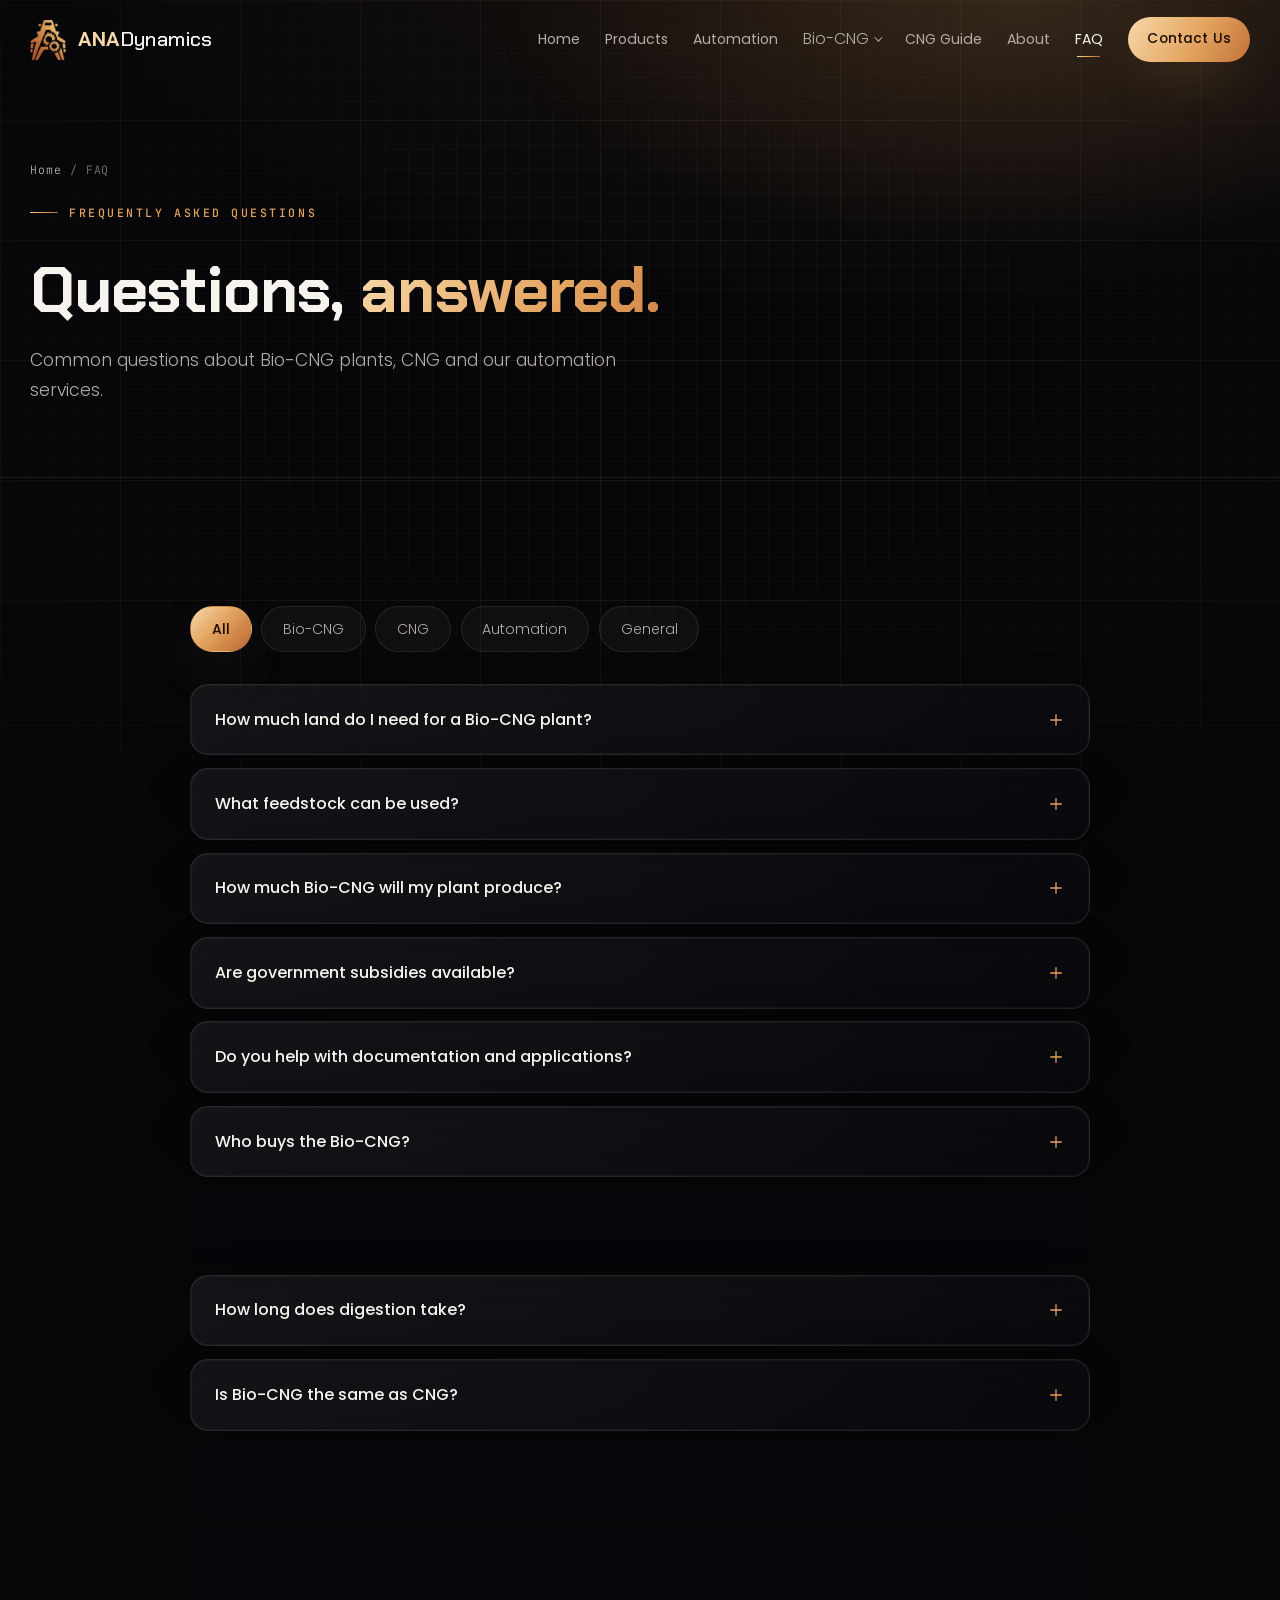
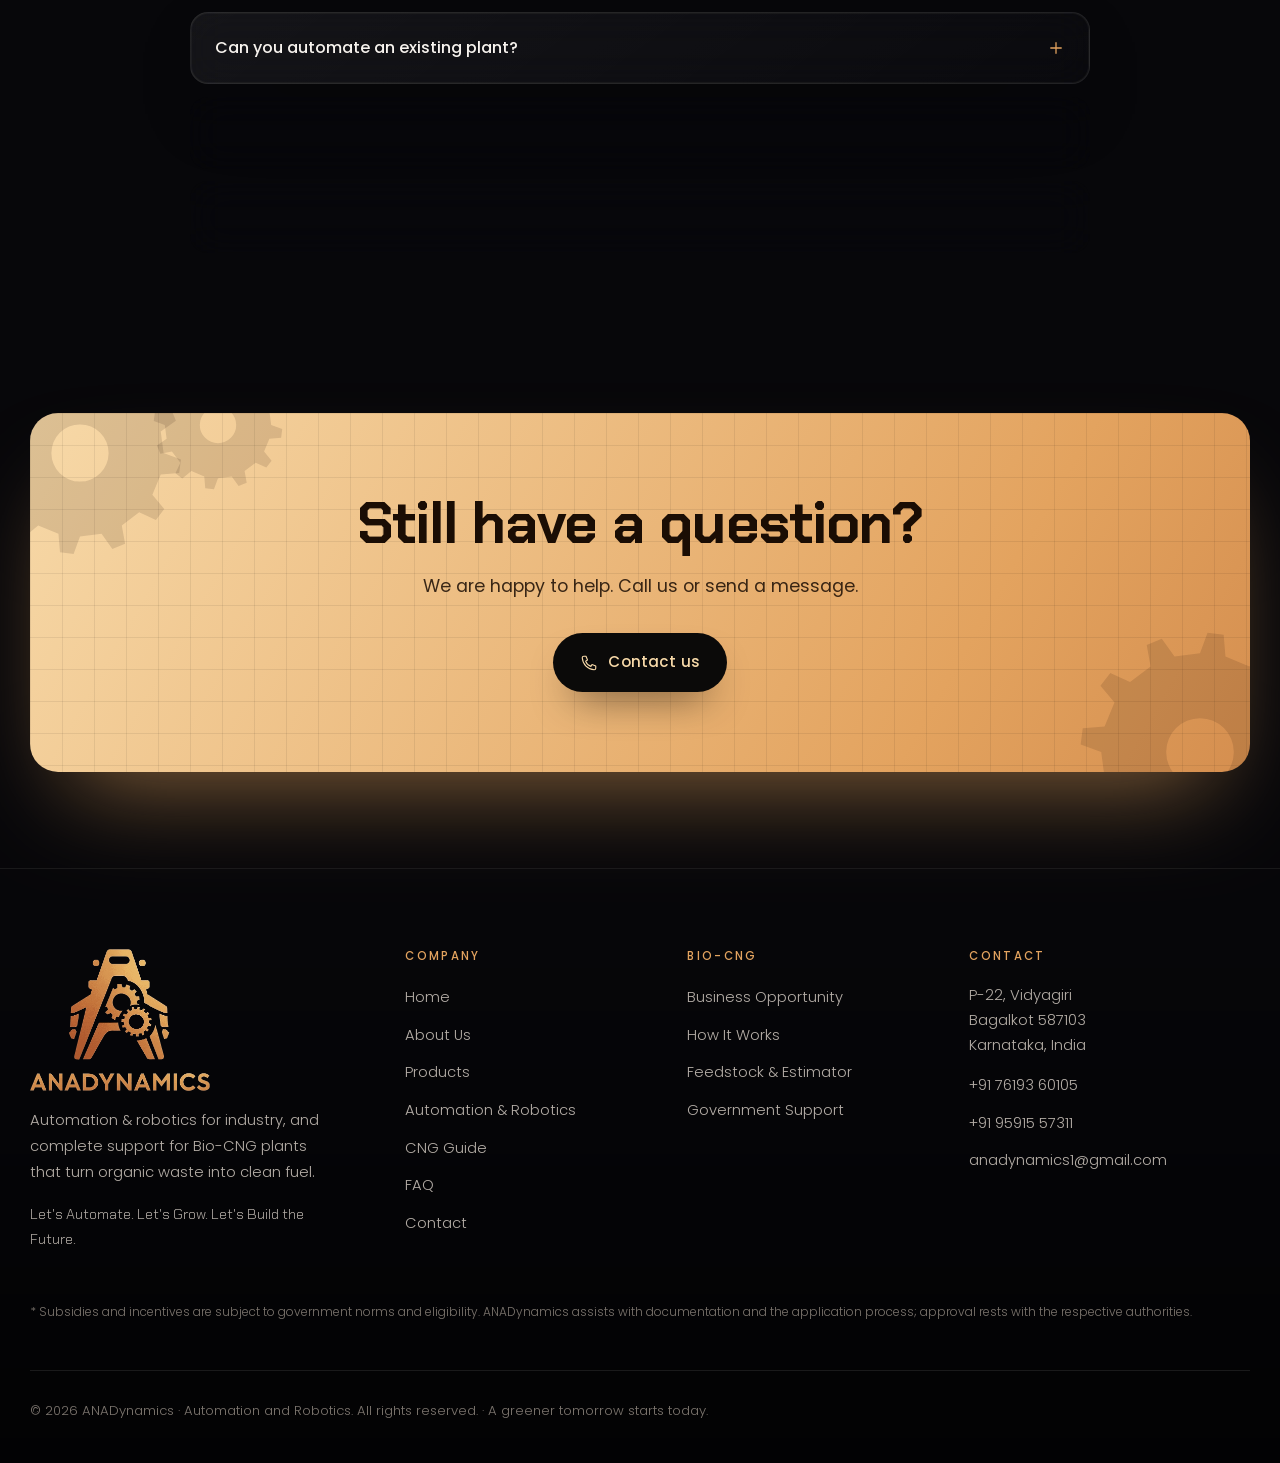
<file: faq.html>
<!DOCTYPE html>
<html lang="en">
<head>
  <meta charset="UTF-8">
  <meta name="viewport" content="width=device-width, initial-scale=1, viewport-fit=cover">
  <title>FAQ | Bio-CNG, CNG & Automation | ANADynamics</title>
  <meta name="description" content="Answers about Bio-CNG plants (land, feedstock, output, subsidies, buyers), CNG safety and ANADynamics automation services.">
  <meta name="theme-color" content="#07070a">
  <link rel="canonical" href="https://www.anadynamics.com/faq.html"><!-- TODO: replace domain -->
  <meta property="og:type" content="website">
  <meta property="og:site_name" content="ANADynamics">
  <meta property="og:title" content="FAQ | Bio-CNG, CNG & Automation | ANADynamics">
  <meta property="og:description" content="Answers about Bio-CNG plants (land, feedstock, output, subsidies, buyers), CNG safety and ANADynamics automation services.">
  <meta property="og:image" content="assets/images/og-image.jpg">
  <meta name="twitter:card" content="summary_large_image">
  <link rel="icon" href="favicon.ico" sizes="any">
  <link rel="icon" href="favicon.png" type="image/png">
  <link rel="apple-touch-icon" href="assets/icons/apple-touch-icon.png">
  <link rel="preconnect" href="https://fonts.googleapis.com">
  <link rel="preconnect" href="https://fonts.gstatic.com" crossorigin>
  <link href="https://fonts.googleapis.com/css2?family=Chakra+Petch:wght@600;700&family=Poppins:wght@300;400;500;600&family=JetBrains+Mono:wght@400&display=swap" rel="stylesheet">
  <script>document.documentElement.classList.add('js')</script>
  <link rel="stylesheet" href="css/style.css">
  <link rel="stylesheet" href="css/pages.css">
  <link rel="stylesheet" href="css/responsive.css">
</head>
<body id="top">
  <a class="skip-link" href="#main">Skip to content</a>
  
  <div class="blueprint" aria-hidden="true"></div>
  <!-- ================= ICON SPRITE ================= -->
  <svg width="0" height="0" style="position:absolute" aria-hidden="true" focusable="false">
    <symbol id="i-logic" viewBox="0 0 24 24"><path d="M3 5v14M21 5v14M3 9h4M10 9h4M17 9h4M3 15h6M15 15h6M7 7v4M10 7v4M14 7l3 4M14 11l3-4" fill="none" stroke="currentColor" stroke-width="1.5" stroke-linecap="round"/><circle cx="12" cy="15" r="3" fill="none" stroke="currentColor" stroke-width="1.5"/></symbol>
    <symbol id="i-hmi" viewBox="0 0 24 24"><rect x="2" y="3" width="20" height="14" rx="2" fill="none" stroke="currentColor" stroke-width="1.5"/><path d="M8 21h8M12 17v4" stroke="currentColor" stroke-width="1.5" stroke-linecap="round"/><path d="M5 13l3-3 3 2 4-5 4 3" fill="none" stroke="currentColor" stroke-width="1.5" stroke-linejoin="round"/></symbol>
    <symbol id="i-panel" viewBox="0 0 24 24"><rect x="4" y="2" width="16" height="20" rx="2" fill="none" stroke="currentColor" stroke-width="1.5"/><path d="M4 8h16M4 15h16M7 4.5v2M9.5 4.5v2M12 4.5v2M7 10.5v2.5M10 10.5v2.5M13 10.5v2.5" stroke="currentColor" stroke-width="1.5" stroke-linecap="round"/><circle cx="8" cy="18.5" r="1" fill="currentColor"/><circle cx="11" cy="18.5" r="1" fill="currentColor"/></symbol>
    <symbol id="i-factory" viewBox="0 0 24 24"><path d="M2 21V10l6 4V10l6 4V6l2-3h2l2 3v15H2z" fill="none" stroke="currentColor" stroke-width="1.5" stroke-linejoin="round"/><path d="M6 17h2M11 17h2M16 17h2" stroke="currentColor" stroke-width="1.5" stroke-linecap="round"/></symbol>
    <symbol id="i-bolt" viewBox="0 0 24 24"><path d="M13 2L4 14h7l-1 8 9-12h-7l1-8z" fill="none" stroke="currentColor" stroke-width="1.5" stroke-linejoin="round"/></symbol>
    <symbol id="i-network" viewBox="0 0 24 24"><rect x="9" y="2" width="6" height="5" rx="1" fill="none" stroke="currentColor" stroke-width="1.5"/><rect x="2" y="17" width="6" height="5" rx="1" fill="none" stroke="currentColor" stroke-width="1.5"/><rect x="16" y="17" width="6" height="5" rx="1" fill="none" stroke="currentColor" stroke-width="1.5"/><path d="M12 7v5M5 17v-5h14v5" fill="none" stroke="currentColor" stroke-width="1.5"/></symbol>
    <symbol id="i-chip" viewBox="0 0 24 24"><rect x="6" y="6" width="12" height="12" rx="2" fill="none" stroke="currentColor" stroke-width="1.5"/><rect x="9.5" y="9.5" width="5" height="5" fill="currentColor"/><path d="M9 2v3M15 2v3M9 19v3M15 19v3M2 9h3M2 15h3M19 9h3M19 15h3" stroke="currentColor" stroke-width="1.5" stroke-linecap="round"/></symbol>
    <symbol id="i-plug" viewBox="0 0 24 24"><path d="M7 3v5M17 3v5M5 8h14v3a7 7 0 0 1-14 0V8zM12 18v4" fill="none" stroke="currentColor" stroke-width="1.5" stroke-linecap="round"/></symbol>
    <symbol id="i-cloud" viewBox="0 0 24 24"><path d="M7 18h10a4 4 0 0 0 .6-7.95A6 6 0 0 0 6.1 11.1 3.5 3.5 0 0 0 7 18z" fill="none" stroke="currentColor" stroke-width="1.5" stroke-linejoin="round"/></symbol>
    <symbol id="i-tool" viewBox="0 0 24 24"><path d="M14.7 6.3a4 4 0 0 0-5.4 5.4L3 18l3 3 6.3-6.3a4 4 0 0 0 5.4-5.4l-2.5 2.5-2.5-.5-.5-2.5 2.5-2.5z" fill="none" stroke="currentColor" stroke-width="1.5" stroke-linejoin="round"/></symbol>
    <symbol id="i-shield" viewBox="0 0 24 24"><path d="M12 2l8 3v6c0 5-3.5 9-8 11-4.5-2-8-6-8-11V5l8-3z" fill="none" stroke="currentColor" stroke-width="1.5" stroke-linejoin="round"/><path d="M8.5 12l2.5 2.5 4.5-5" fill="none" stroke="currentColor" stroke-width="1.7" stroke-linecap="round" stroke-linejoin="round"/></symbol>
    <symbol id="i-layers" viewBox="0 0 24 24"><path d="M12 3l9 5-9 5-9-5 9-5zM3 13l9 5 9-5" fill="none" stroke="currentColor" stroke-width="1.5" stroke-linejoin="round"/></symbol>
    <symbol id="i-link" viewBox="0 0 24 24"><path d="M10 14a4 4 0 0 0 5.7 0l3-3a4 4 0 0 0-5.7-5.7l-1 1M14 10a4 4 0 0 0-5.7 0l-3 3a4 4 0 0 0 5.7 5.7l1-1" fill="none" stroke="currentColor" stroke-width="1.5" stroke-linecap="round"/></symbol>
    <symbol id="i-target" viewBox="0 0 24 24"><circle cx="12" cy="12" r="9" fill="none" stroke="currentColor" stroke-width="1.5"/><circle cx="12" cy="12" r="5" fill="none" stroke="currentColor" stroke-width="1.5"/><circle cx="12" cy="12" r="1.5" fill="currentColor"/></symbol>
    <symbol id="i-grad" viewBox="0 0 24 24"><path d="M2 9l10-5 10 5-10 5L2 9z" fill="none" stroke="currentColor" stroke-width="1.5" stroke-linejoin="round"/><path d="M6 11v5c0 1.5 2.7 3 6 3s6-1.5 6-3v-5M22 9v6" fill="none" stroke="currentColor" stroke-width="1.5"/></symbol>
    <symbol id="i-award" viewBox="0 0 24 24"><circle cx="12" cy="9" r="6" fill="none" stroke="currentColor" stroke-width="1.5"/><path d="M8.5 14L7 22l5-3 5 3-1.5-8" fill="none" stroke="currentColor" stroke-width="1.5" stroke-linejoin="round"/></symbol>
    <symbol id="i-lang" viewBox="0 0 24 24"><path d="M3 5h10M8 3v2M5 5c1 4 4 7 7 8M11 5c-1 4-4 7-7 8M13 21l4-9 4 9M14.5 18h5" fill="none" stroke="currentColor" stroke-width="1.5" stroke-linecap="round" stroke-linejoin="round"/></symbol>
    <symbol id="i-mail" viewBox="0 0 24 24"><rect x="3" y="5" width="18" height="14" rx="2" fill="none" stroke="currentColor" stroke-width="1.5"/><path d="M3.5 6.5l8.5 6 8.5-6" fill="none" stroke="currentColor" stroke-width="1.5"/></symbol>
    <symbol id="i-phone" viewBox="0 0 24 24"><path d="M5 3h3l2 5-2.5 1.5a11 11 0 0 0 7 7L16 14l5 2v3a2 2 0 0 1-2 2A17 17 0 0 1 3 5a2 2 0 0 1 2-2z" fill="none" stroke="currentColor" stroke-width="1.5" stroke-linejoin="round"/></symbol>
    <symbol id="i-whatsapp" viewBox="0 0 24 24"><path d="M4 20l1.3-3.9A8.5 8.5 0 1 1 8 19l-4 1z" fill="none" stroke="currentColor" stroke-width="1.5" stroke-linejoin="round"/></symbol>
    <symbol id="i-arrow" viewBox="0 0 24 24"><path d="M5 12h14M13 6l6 6-6 6" fill="none" stroke="currentColor" stroke-width="1.7" stroke-linecap="round" stroke-linejoin="round"/></symbol>
    <symbol id="i-plus" viewBox="0 0 24 24"><path d="M12 5v14M5 12h14" fill="none" stroke="currentColor" stroke-width="1.7" stroke-linecap="round"/></symbol>
    <symbol id="i-cal" viewBox="0 0 24 24"><rect x="3" y="5" width="18" height="16" rx="2" fill="none" stroke="currentColor" stroke-width="1.5"/><path d="M3 10h18M8 3v4M16 3v4" stroke="currentColor" stroke-width="1.5" stroke-linecap="round"/></symbol>
    <symbol id="i-star" viewBox="0 0 24 24"><path d="M12 2l2.4 7.4H22l-6.2 4.5 2.4 7.4L12 16.8l-6.2 4.5 2.4-7.4L2 9.4h7.6z" fill="currentColor"/></symbol>
  
    <symbol id="gear" viewBox="0 0 100 100"><path fill-rule="evenodd" d="M88.0 50.0 L95.9 52.9 L95.1 59.1 L86.7 59.8 L82.9 69.0 L88.3 75.5 L84.5 80.4 L76.9 76.9 L69.0 82.9 L70.5 91.2 L64.7 93.6 L59.8 86.7 L50.0 88.0 L47.1 95.9 L40.9 95.1 L40.2 86.7 L31.0 82.9 L24.5 88.3 L19.6 84.5 L23.1 76.9 L17.1 69.0 L8.8 70.5 L6.4 64.7 L13.3 59.8 L12.0 50.0 L4.1 47.1 L4.9 40.9 L13.3 40.2 L17.1 31.0 L11.7 24.5 L15.5 19.6 L23.1 23.1 L31.0 17.1 L29.5 8.8 L35.3 6.4 L40.2 13.3 L50.0 12.0 L52.9 4.1 L59.1 4.9 L59.8 13.3 L69.0 17.1 L75.5 11.7 L80.4 15.5 L76.9 23.1 L82.9 31.0 L91.2 29.5 L93.6 35.3 L86.7 40.2 Z M63 50 a13 13 0 1 0 -26 0 a13 13 0 1 0 26 0 Z"/></symbol>
    <symbol id="i-gear" viewBox="0 0 24 24"><circle cx="12" cy="12" r="3.2" fill="none" stroke="currentColor" stroke-width="1.5"/><path d="M12 2v3M12 19v3M2 12h3M19 12h3M4.9 4.9l2.1 2.1M17 17l2.1 2.1M4.9 19.1L7 17M17 7l2.1-2.1" stroke="currentColor" stroke-width="1.5" stroke-linecap="round"/><circle cx="12" cy="12" r="7" fill="none" stroke="currentColor" stroke-width="1.5"/></symbol>
    <symbol id="i-robot" viewBox="0 0 24 24"><path d="M4 21h8M8 21v-3l-2-5 6-6 5 3M12 7l1-3M17 10l3 1-1 3-3-1" fill="none" stroke="currentColor" stroke-width="1.5" stroke-linecap="round" stroke-linejoin="round"/><circle cx="12" cy="7" r="1.6" fill="currentColor"/><circle cx="6" cy="13" r="1.6" fill="currentColor"/></symbol>
    <symbol id="i-leaf" viewBox="0 0 24 24"><g fill="none" stroke="currentColor" stroke-width="1.5" stroke-linecap="round" stroke-linejoin="round"><path d="M5 19c0-8 6-14 15-14 0 9-6 15-14 15"/><path d="M5 19c3-4 6-6 10-8"/></g></symbol>
    <symbol id="i-fuel" viewBox="0 0 24 24"><g fill="none" stroke="currentColor" stroke-width="1.5" stroke-linecap="round" stroke-linejoin="round"><path d="M4 21V5a2 2 0 0 1 2-2h6a2 2 0 0 1 2 2v16M3 21h12M6 8h6"/><path d="M14 10h2a2 2 0 0 1 2 2v5a1.5 1.5 0 0 0 3 0V9l-3-3"/></g></symbol>
    <symbol id="i-rupee" viewBox="0 0 24 24"><g fill="none" stroke="currentColor" stroke-width="1.5" stroke-linecap="round" stroke-linejoin="round"><path d="M7 4h11M7 9h11M7 4c6 0 7 2.5 7 5s-2 5-7 5h-1l8 7"/></g></symbol>
    <symbol id="i-bank" viewBox="0 0 24 24"><g fill="none" stroke="currentColor" stroke-width="1.5" stroke-linecap="round" stroke-linejoin="round"><path d="M3 10l9-6 9 6M5 10v8M9.5 10v8M14.5 10v8M19 10v8M3 21h18M4 18h16"/></g></symbol>
    <symbol id="i-land" viewBox="0 0 24 24"><g fill="none" stroke="currentColor" stroke-width="1.5" stroke-linecap="round" stroke-linejoin="round"><path d="M3 18l5-9 4 6 3-4 6 7H3z"/><circle cx="17" cy="6" r="2"/></g></symbol>
    <symbol id="i-truck" viewBox="0 0 24 24"><g fill="none" stroke="currentColor" stroke-width="1.5" stroke-linecap="round" stroke-linejoin="round"><path d="M2 6h12v10H2zM14 10h4l3 3v3h-7"/><circle cx="6" cy="18" r="2"/><circle cx="17" cy="18" r="2"/></g></symbol>
    <symbol id="i-flask" viewBox="0 0 24 24"><g fill="none" stroke="currentColor" stroke-width="1.5" stroke-linecap="round" stroke-linejoin="round"><path d="M9 3h6M10 3v6l-5 9a2 2 0 0 0 1.8 3h10.4a2 2 0 0 0 1.8-3l-5-9V3M7.5 15h9"/></g></symbol>
    <symbol id="i-recycle" viewBox="0 0 24 24"><g fill="none" stroke="currentColor" stroke-width="1.5" stroke-linecap="round" stroke-linejoin="round"><path d="M7 19H4.5a2 2 0 0 1-1.7-3l2.2-3.8M9 7l1.3-2.2a2 2 0 0 1 3.4 0L16 8.6M17 19h2.5a2 2 0 0 0 1.7-3l-1.3-2.2"/><path d="M14 16l-3 3 3 3M5.5 9.5l.5 4-4-.5M18 5.5l-1.5 3.6-3.6-1.6"/></g></symbol>
    <symbol id="i-cow" viewBox="0 0 24 24"><g fill="none" stroke="currentColor" stroke-width="1.5" stroke-linecap="round" stroke-linejoin="round"><path d="M6 7c-2 0-3-1.5-3-3M18 7c2 0 3-1.5 3-3M6 7h12l-1 6H7L6 7zM8 13l-1 8M16 13l1 8M9 17h6"/><circle cx="9.5" cy="10" r=".6"/><circle cx="14.5" cy="10" r=".6"/></g></symbol>
    <symbol id="i-wheat" viewBox="0 0 24 24"><g fill="none" stroke="currentColor" stroke-width="1.5" stroke-linecap="round" stroke-linejoin="round"><path d="M12 22V8M12 8c-2-1-3-3-3-5 2 0 3 2 3 5zM12 8c2-1 3-3 3-5-2 0-3 2-3 5zM12 13c-2-1-3.5-2.5-4-4.5 2 .3 3.5 2 4 4.5zM12 13c2-1 3.5-2.5 4-4.5-2 .3-3.5 2-4 4.5zM12 18c-2-1-3.5-2.5-4-4.5 2 .3 3.5 2 4 4.5zM12 18c2-1 3.5-2.5 4-4.5-2 .3-3.5 2-4 4.5z"/></g></symbol>
    <symbol id="i-apple" viewBox="0 0 24 24"><g fill="none" stroke="currentColor" stroke-width="1.5" stroke-linecap="round" stroke-linejoin="round"><path d="M12 7c-1.5-1.5-5-1.5-6.5 1.5S5 16 7.5 19s3.5 1.5 4.5 1 2 1.5 4.5-1 3-8.5 1.5-10.5S13.5 5.5 12 7z"/><path d="M12 7c0-2 1-3.5 3-4"/></g></symbol>
    <symbol id="i-drop" viewBox="0 0 24 24"><g fill="none" stroke="currentColor" stroke-width="1.5" stroke-linecap="round" stroke-linejoin="round"><path d="M12 3s6 6.5 6 11a6 6 0 0 1-12 0c0-4.5 6-11 6-11z"/><path d="M9 14a3 3 0 0 0 3 3"/></g></symbol>
    <symbol id="i-flame" viewBox="0 0 24 24"><g fill="none" stroke="currentColor" stroke-width="1.5" stroke-linecap="round" stroke-linejoin="round"><path d="M12 21c4 0 7-2.7 7-6.5 0-4-3-6-4-9.5-2 1.5-3 3.5-3 5.5-1-1-1.5-2-1.5-3.5C7.5 9.5 5 12 5 14.5 5 18.3 8 21 12 21z"/></g></symbol>
    <symbol id="i-cyl" viewBox="0 0 24 24"><g fill="none" stroke="currentColor" stroke-width="1.5" stroke-linecap="round" stroke-linejoin="round"><rect x="7" y="6" width="10" height="15" rx="4"/><path d="M10 3h4M12 3v3M7 11h10"/></g></symbol>
    <symbol id="i-pin" viewBox="0 0 24 24"><g fill="none" stroke="currentColor" stroke-width="1.5" stroke-linecap="round" stroke-linejoin="round"><path d="M12 21s-7-6.2-7-11.5A7 7 0 0 1 19 9.5C19 14.8 12 21 12 21z"/><circle cx="12" cy="9.5" r="2.5"/></g></symbol>
    <symbol id="i-check" viewBox="0 0 24 24"><g fill="none" stroke="currentColor" stroke-width="1.5" stroke-linecap="round" stroke-linejoin="round"><circle cx="12" cy="12" r="9"/><path d="M8 12.5l2.5 2.5L16 9.5"/></g></symbol>
    <symbol id="i-clock" viewBox="0 0 24 24"><g fill="none" stroke="currentColor" stroke-width="1.5" stroke-linecap="round" stroke-linejoin="round"><circle cx="12" cy="12" r="9"/><path d="M12 7v5l3 2"/></g></symbol>
    <symbol id="i-headset" viewBox="0 0 24 24"><g fill="none" stroke="currentColor" stroke-width="1.5" stroke-linecap="round" stroke-linejoin="round"><path d="M4 14v-2a8 8 0 0 1 16 0v2"/><rect x="3" y="14" width="4" height="6" rx="1.5"/><rect x="17" y="14" width="4" height="6" rx="1.5"/><path d="M20 20c0 1-1 2-4 2h-2"/></g></symbol>
    <symbol id="i-doc" viewBox="0 0 24 24"><g fill="none" stroke="currentColor" stroke-width="1.5" stroke-linecap="round" stroke-linejoin="round"><path d="M6 3h8l4 4v14H6zM14 3v4h4M9 12h6M9 16h6"/></g></symbol>
    <symbol id="i-team" viewBox="0 0 24 24"><g fill="none" stroke="currentColor" stroke-width="1.5" stroke-linecap="round" stroke-linejoin="round"><circle cx="9" cy="8" r="3"/><circle cx="17" cy="9" r="2.5"/><path d="M3 20c0-3.3 2.7-6 6-6s6 2.7 6 6M15 14.5c3 0 6 1.8 6 5"/></g></symbol>
    <symbol id="i-info" viewBox="0 0 24 24"><g fill="none" stroke="currentColor" stroke-width="1.5" stroke-linecap="round" stroke-linejoin="round"><circle cx="12" cy="12" r="9"/><path d="M12 11v6M12 7.5v.01"/></g></symbol>
    <symbol id="i-chart" viewBox="0 0 24 24"><g fill="none" stroke="currentColor" stroke-width="1.5" stroke-linecap="round" stroke-linejoin="round"><path d="M4 20V4M4 20h16M8 16v-4M12 16V8M16 16v-6"/></g></symbol>
    <symbol id="i-plant" viewBox="0 0 24 24"><g fill="none" stroke="currentColor" stroke-width="1.5" stroke-linecap="round" stroke-linejoin="round"><path d="M3 21h18M5 21v-8a3 3 0 0 1 6 0v8M13 21V9a4 4 0 0 1 8 0v12M8 7V3M17 5V2"/></g></symbol>
    <symbol id="i-ext" viewBox="0 0 24 24"><g fill="none" stroke="currentColor" stroke-width="1.5" stroke-linecap="round" stroke-linejoin="round"><path d="M14 4h6v6M20 4l-9 9M18 14v5a1 1 0 0 1-1 1H5a1 1 0 0 1-1-1V7a1 1 0 0 1 1-1h5"/></g></symbol>
    <symbol id="i-car" viewBox="0 0 24 24"><g fill="none" stroke="currentColor" stroke-width="1.5" stroke-linecap="round" stroke-linejoin="round"><path d="M3 16v-4l2-5h14l2 5v4H3zM5 12h14"/><circle cx="7" cy="16.5" r="1.8"/><circle cx="17" cy="16.5" r="1.8"/></g></symbol>
    <symbol id="i-home" viewBox="0 0 24 24"><g fill="none" stroke="currentColor" stroke-width="1.5" stroke-linecap="round" stroke-linejoin="round"><path d="M3 11l9-7 9 7M5 10v10h14V10M10 20v-6h4v6"/></g></symbol>
  </svg>

  <header class="site-header">
    <nav class="nav container" aria-label="Primary">
      <a href="index.html" class="brand" aria-label="ANADynamics home">
        <img src="assets/images/logo-mark-sm.png" alt="" width="87" height="96" class="brand-mark">
        <span class="brand-text">ANA<em>Dynamics</em></span>
      </a>
      <button class="nav-toggle" aria-expanded="false" aria-controls="nav-menu" aria-label="Open menu"><span></span><span></span><span></span></button>
      <ul class="nav-menu" id="nav-menu">
        <li><a href="index.html" class="nav-link">Home</a></li>
        <li><a href="products.html" class="nav-link">Products</a></li>
        <li><a href="automation.html" class="nav-link">Automation</a></li>
        <li class="has-sub"><button type="button" class="nav-link sub-toggle" aria-expanded="false" aria-haspopup="true">Bio-CNG</button>
          <ul class="sub"><li><a href="bio-cng.html"><strong>Business Opportunity</strong><span>Why invest, land, returns</span></a></li><li><a href="how-it-works.html"><strong>How It Works</strong><span>Process &amp; 3D plant tour</span></a></li><li><a href="feedstock.html"><strong>Feedstock &amp; Estimator</strong><span>Calculate your plant output</span></a></li><li><a href="subsidies.html"><strong>Government Support</strong><span>Schemes, approvals &amp; documents</span></a></li></ul></li>
        <li><a href="cng.html" class="nav-link">CNG Guide</a></li>
        <li><a href="about.html" class="nav-link">About</a></li>
        <li><a href="faq.html" class="nav-link active" aria-current="page">FAQ</a></li>
        <li><a href="contact.html" class="btn btn-gold btn-sm nav-cta">Contact Us</a></li>
      </ul>
    </nav>
  </header>

  <main id="main">

    <section class="page-hero plain" aria-labelledby="ph-title">
      
      <div class="container">
        <nav aria-label="Breadcrumb"><ol class="crumbs reveal"><li><a href="index.html">Home</a></li><li aria-current="page">FAQ</li></ol></nav>
        <p class="kicker reveal" style="margin-top:1.4rem">Frequently Asked Questions</p>
        <h1 id="ph-title" class="reveal">Questions, <em class="gold-text">answered.</em></h1>
        <p class="lead-p reveal">Common questions about Bio-CNG plants, CNG and our automation services.</p>
        
        
      </div>
    </section>
    <section class="section" aria-label="FAQ list">
      <div class="container" style="max-width:900px">
        <div class="filters reveal" role="group" aria-label="Filter questions" data-filter-group="faq-list" style="justify-content:flex-start;margin:0 0 2rem">
          <button class="filter is-active" data-filter="all" aria-pressed="true">All</button>
          <button class="filter" data-filter="bio" aria-pressed="false">Bio-CNG</button>
          <button class="filter" data-filter="cng" aria-pressed="false">CNG</button>
          <button class="filter" data-filter="auto" aria-pressed="false">Automation</button>
          <button class="filter" data-filter="gen" aria-pressed="false">General</button>
        </div>
        <div class="faq" id="faq-list"><details class="glass reveal" data-cat="bio"><summary>How much land do I need for a Bio-CNG plant?<svg class="ic" aria-hidden="true"><use href="#i-plus"/></svg></summary><p>Typically 2 acres or more, depending on plant capacity, feedstock storage and layout. We assess your land during the site visit.</p></details><details class="glass reveal" data-cat="bio"><summary>What feedstock can be used?<svg class="ic" aria-hidden="true"><use href="#i-plus"/></svg></summary><p>Cattle dung, agricultural residue (such as paddy straw), food waste, industrial organic waste (such as press mud) and sewage sludge. Mixing feedstocks is common. See the <a class="text-link" href="feedstock.html">feedstock page</a>.</p></details><details class="glass reveal" data-cat="bio"><summary>How much Bio-CNG will my plant produce?<svg class="ic" aria-hidden="true"><use href="#i-plus"/></svg></summary><p>It depends on the type and quantity of feedstock. Use our <a class="text-link" href="feedstock.html#estimator">estimator</a> for an indicative figure, then ask us for a proper assessment.</p></details><details class="glass reveal" data-cat="bio"><summary>Are government subsidies available?<svg class="ic" aria-hidden="true"><use href="#i-plus"/></svg></summary><p>Central and State schemes support compressed biogas, subject to eligibility and government norms. See <a class="text-link" href="subsidies.html">Government Support</a>.</p></details><details class="glass reveal" data-cat="bio"><summary>Do you help with documentation and applications?<svg class="ic" aria-hidden="true"><use href="#i-plus"/></svg></summary><p>Yes. We assist with documentation and the application process. Final approval rests with the respective authorities.</p></details><details class="glass reveal" data-cat="bio"><summary>Who buys the Bio-CNG?<svg class="ic" aria-hidden="true"><use href="#i-plus"/></svg></summary><p>Common buyers include oil marketing companies under the SATAT initiative, CNG stations, industries, fleets and city gas networks.</p></details><details class="glass reveal" data-cat="bio"><summary>What happens to the leftover slurry?<svg class="ic" aria-hidden="true"><use href="#i-plus"/></svg></summary><p>It becomes fermented organic manure (solid and liquid), which can be sold to farmers as a second income stream.</p></details><details class="glass reveal" data-cat="bio"><summary>How long does digestion take?<svg class="ic" aria-hidden="true"><use href="#i-plus"/></svg></summary><p>Feedstock usually stays in the digester for several weeks, depending on the material and temperature. The plant produces gas continuously once it is running.</p></details><details class="glass reveal" data-cat="cng"><summary>Is Bio-CNG the same as CNG?<svg class="ic" aria-hidden="true"><use href="#i-plus"/></svg></summary><p>In use, yes. Bio-CNG is upgraded to at least 90% methane (IS 16087) and works in the same vehicles, cylinders and stations. The difference is that it is made from waste instead of fossil gas.</p></details><details class="glass reveal" data-cat="cng"><summary>Is CNG safe?<svg class="ic" aria-hidden="true"><use href="#i-plus"/></svg></summary><p>CNG is lighter than air, has a high self-ignition temperature and a narrow flammability range. Cylinders and stations are regulated by PESO. See the <a class="text-link" href="cng.html">CNG guide</a>.</p></details><details class="glass reveal" data-cat="auto"><summary>Which automation platforms do you work with?<svg class="ic" aria-hidden="true"><use href="#i-plus"/></svg></summary><p>PLC programming in ladder and function block, DCS, HMI/SCADA design, and integration over Modbus, Profibus and OPC UA. See <a class="text-link" href="automation.html">Automation</a>.</p></details><details class="glass reveal" data-cat="auto"><summary>Can you automate an existing plant?<svg class="ic" aria-hidden="true"><use href="#i-plus"/></svg></summary><p>Yes. We design logic, I/O mapping and panels to fit your existing equipment, or help select new hardware.</p></details><details class="glass reveal" data-cat="gen"><summary>Is the first consultation free?<svg class="ic" aria-hidden="true"><use href="#i-plus"/></svg></summary><p>Yes. Call us, or send an enquiry through the contact page.</p></details><details class="glass reveal" data-cat="gen"><summary>Where are you located?<svg class="ic" aria-hidden="true"><use href="#i-plus"/></svg></summary><p>P-22, Vidyagiri, Bagalkot 587103, Karnataka. <!-- TODO: add service area, e.g. "We serve clients across Karnataka and India." --></p></details></div>
      </div>
    </section>

    <section class="cta" aria-label="Call to action">
      <div class="container">
        <div class="cta-card reveal">
          <svg class="cta-gear g-1" aria-hidden="true"><use href="#gear"/></svg><svg class="cta-gear g-2" aria-hidden="true"><use href="#gear"/></svg><svg class="cta-gear g-3" aria-hidden="true"><use href="#gear"/></svg>
          <h2>Still have a question?</h2>
          <p>We are happy to help. Call us or send a message.</p>
          <a href="contact.html" class="btn btn-dark"><svg class="ic" aria-hidden="true"><use href="#i-phone"/></svg><span>Contact us</span></a>
        </div>
      </div>
    </section>
  </main>

  <footer class="footer">
    <div class="container f-inner">
      <div class="f-brand">
        <img src="assets/images/logo-full.png" alt="ANADynamics Automation and Robotics" width="240" height="189" loading="lazy" decoding="async">
        <p>Automation &amp; robotics for industry, and complete support for Bio-CNG plants that turn organic waste into clean fuel.</p>
        <p class="f-tag">Let's Automate. Let's Grow. Let's Build the Future.</p>
      </div>
      <nav aria-label="Company"><h3>Company</h3><ul>
        <li><a href="index.html">Home</a></li><li><a href="about.html">About Us</a></li><li><a href="products.html">Products</a></li><li><a href="automation.html">Automation &amp; Robotics</a></li><li><a href="cng.html">CNG Guide</a></li><li><a href="faq.html">FAQ</a></li><li><a href="contact.html">Contact</a></li>
      </ul></nav>
      <nav aria-label="Bio-CNG"><h3>Bio-CNG</h3><ul>
        <li><a href="bio-cng.html">Business Opportunity</a></li><li><a href="how-it-works.html">How It Works</a></li><li><a href="feedstock.html">Feedstock &amp; Estimator</a></li><li><a href="subsidies.html">Government Support</a></li>
      </ul></nav>
      <div><h3>Contact</h3>
        <address>P-22, Vidyagiri<br>Bagalkot 587103<br>Karnataka, India</address>
        <ul style="margin-top:.8rem">
          <li><a href="tel:+917619360105">+91 76193 60105</a></li>
          <li><a href="tel:+919591557311">+91 95915 57311</a></li>
          <li><a href="mailto:anadynamics1@gmail.com">anadynamics1@gmail.com</a></li>
        </ul>
      </div>
      <p class="f-note">* Subsidies and incentives are subject to government norms and eligibility. ANADynamics assists with documentation and the application process; approval rests with the respective authorities.</p>
      <p class="copy">&copy; <span class="js-year">2026</span> ANADynamics · Automation and Robotics. All rights reserved. · A greener tomorrow starts today.</p>
    </div>
  </footer>
  <a href="#top" class="to-top glass" aria-label="Back to top"><svg class="ic" aria-hidden="true" style="transform:rotate(-90deg)"><use href="#i-arrow"/></svg></a>

  <script src="js/site.js" defer></script>
</body>
</html>
</file>
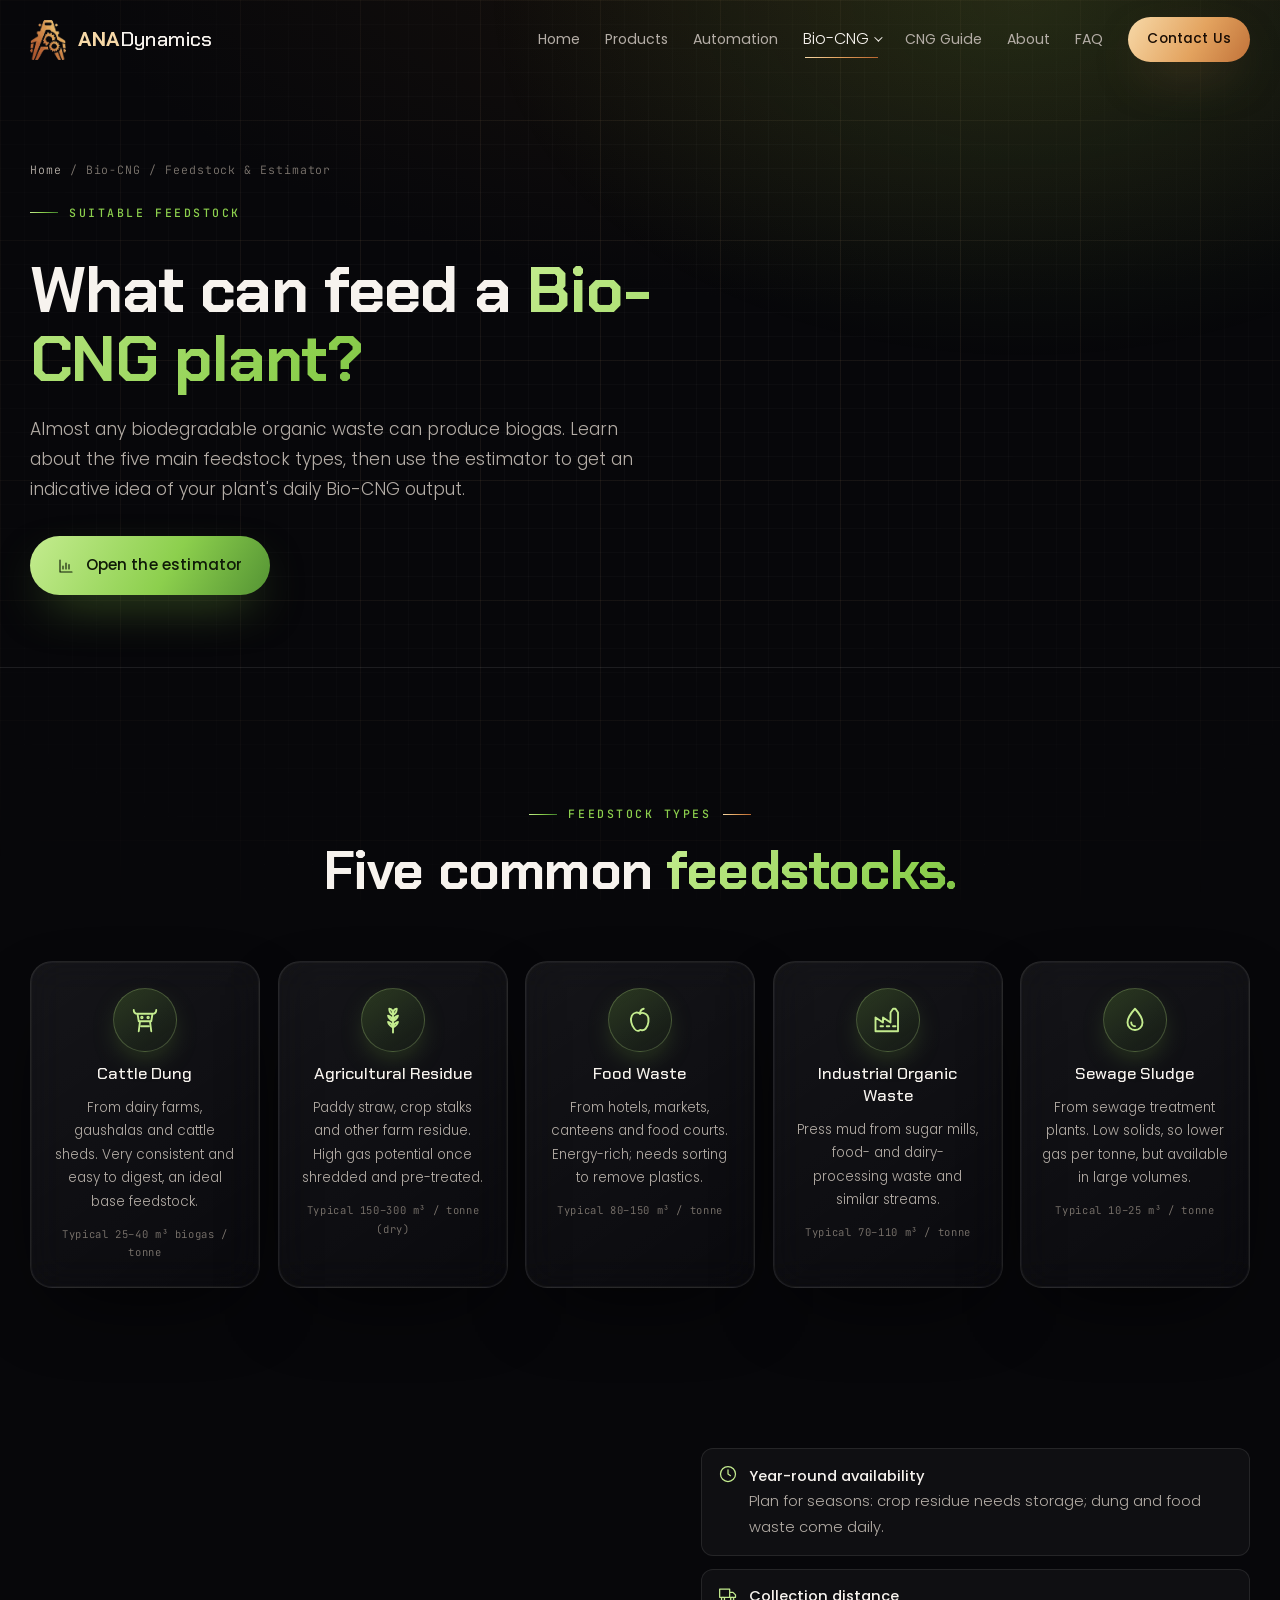
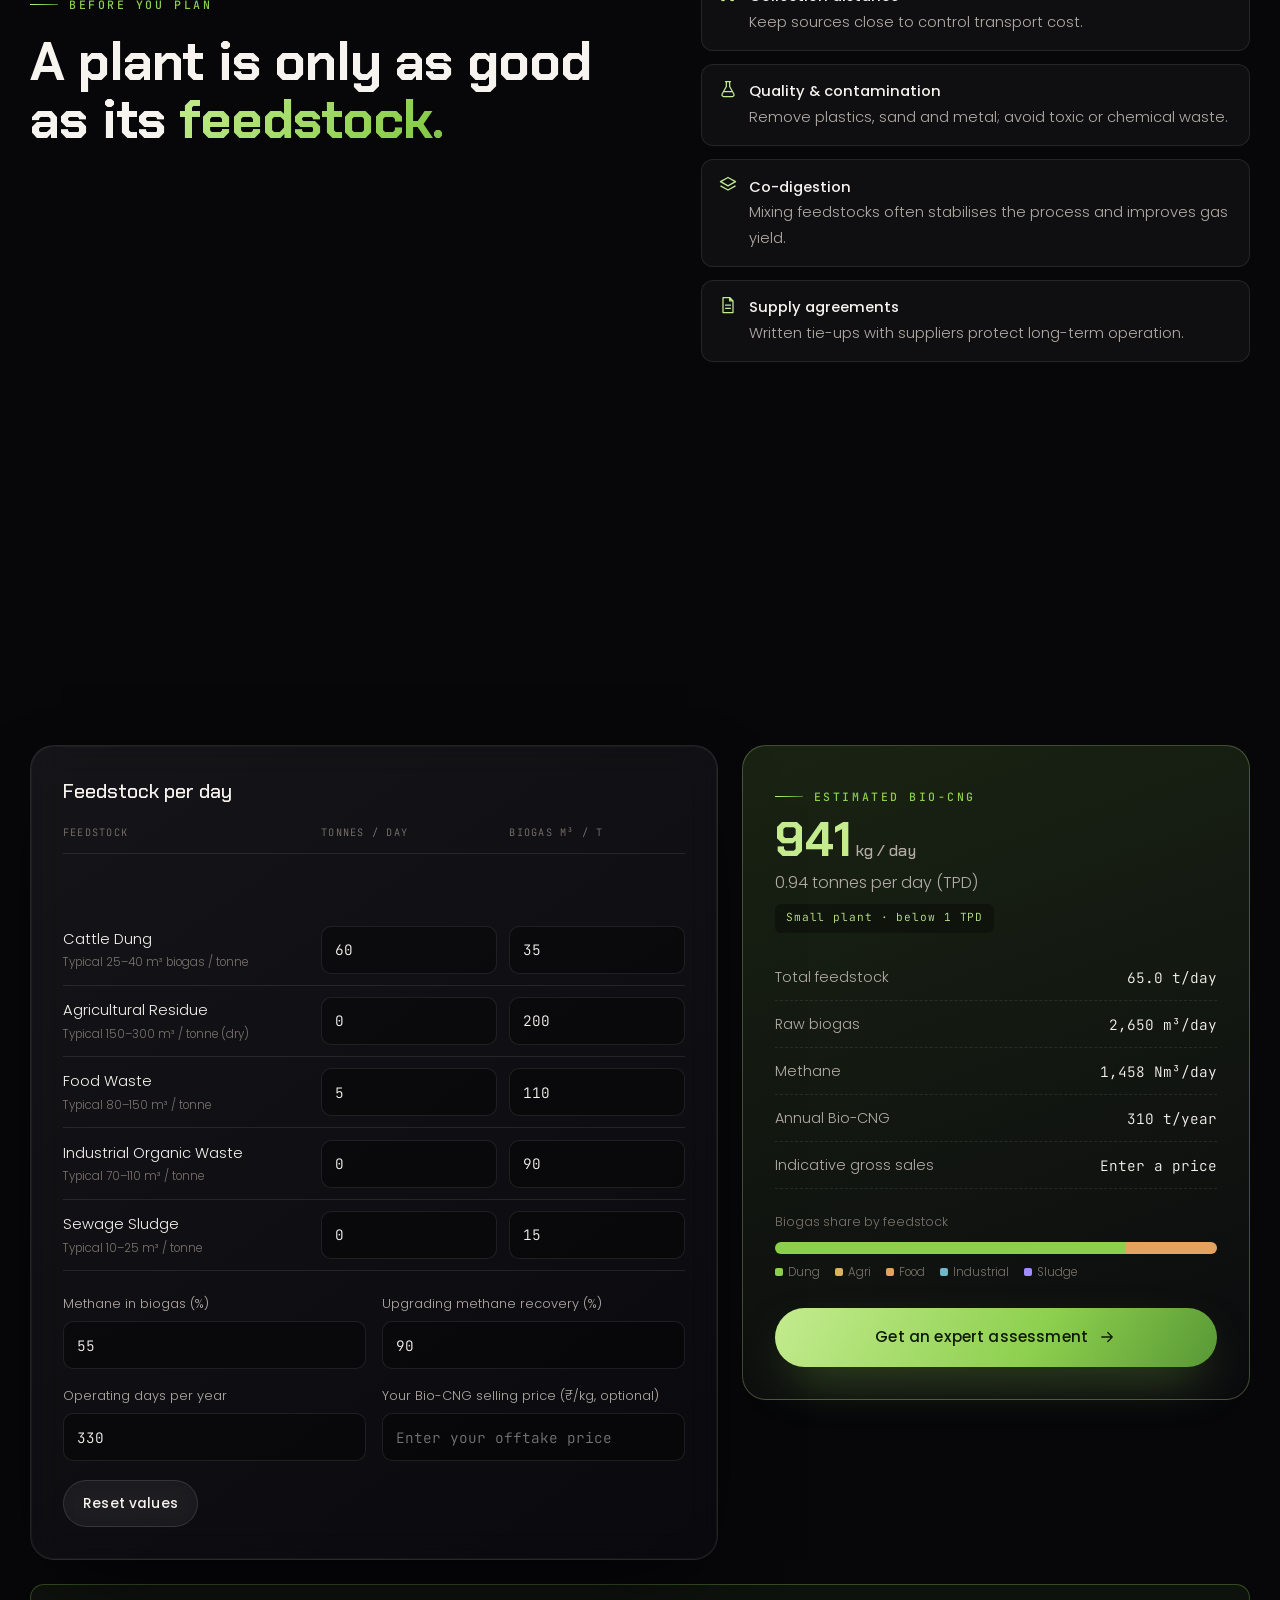
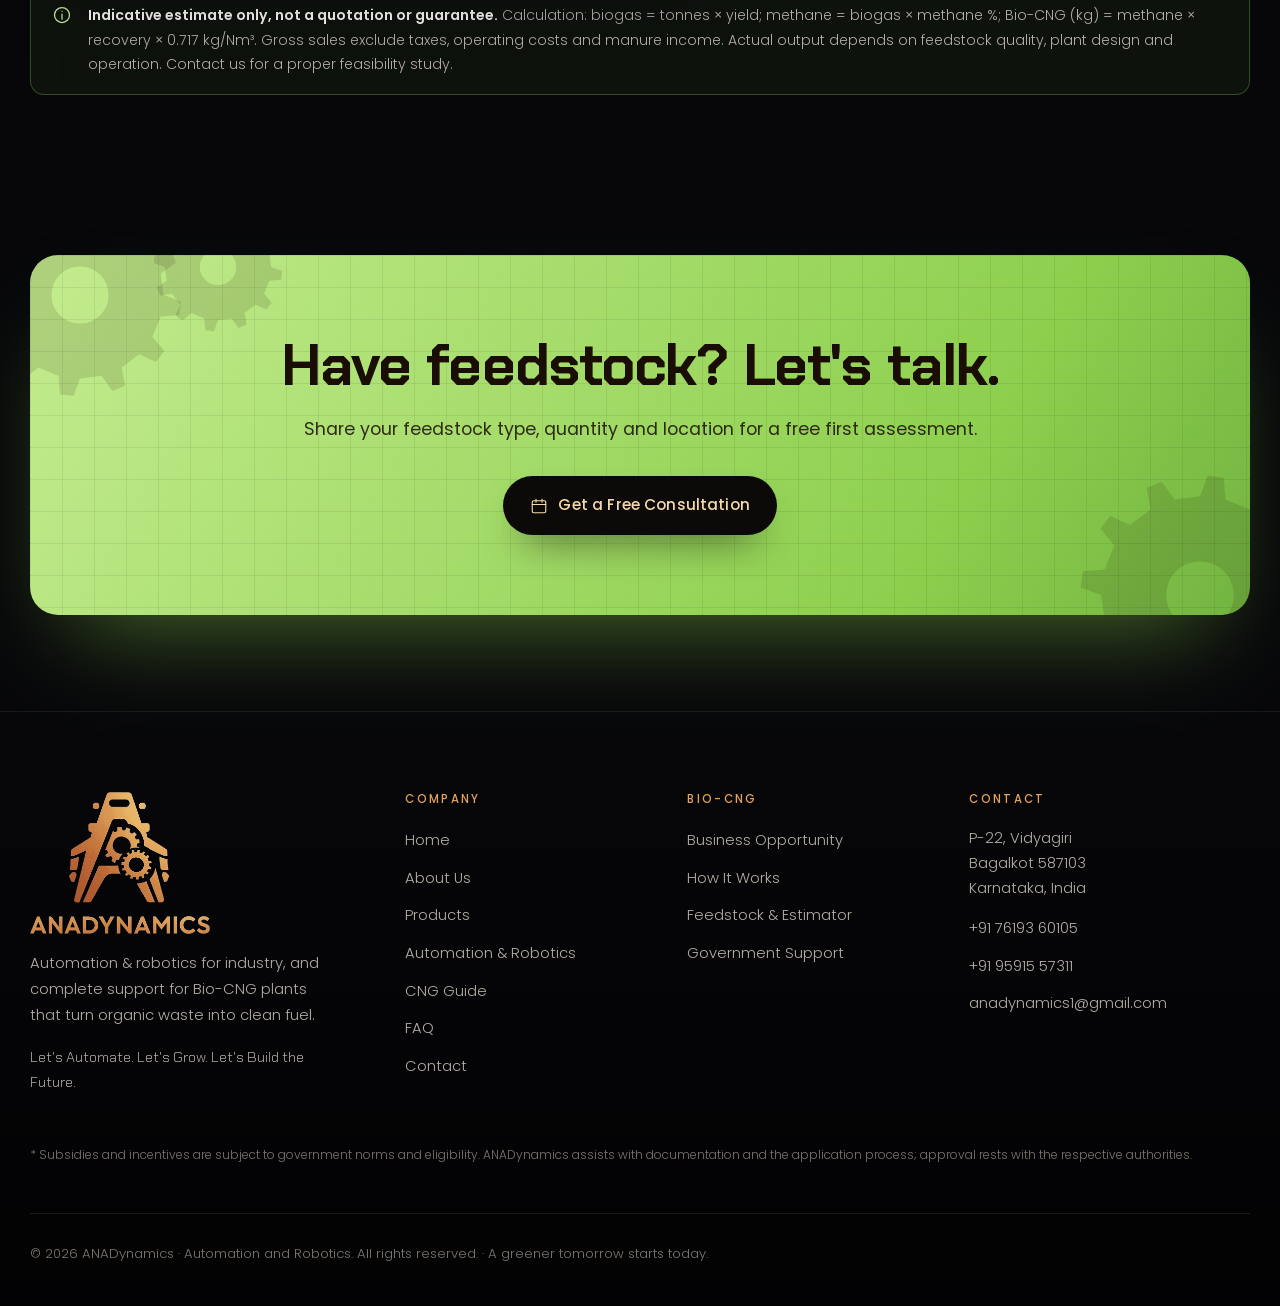
<file: feedstock.html>
<!DOCTYPE html>
<html lang="en">
<head>
  <meta charset="UTF-8">
  <meta name="viewport" content="width=device-width, initial-scale=1, viewport-fit=cover">
  <title>Bio-CNG Feedstock & Output Estimator | ANADynamics</title>
  <meta name="description" content="Cattle dung, agricultural residue, food waste, industrial organic waste and sewage sludge for Bio-CNG, plus an editable estimator for daily biogas and Bio-CNG output.">
  <meta name="theme-color" content="#07070a">
  <link rel="canonical" href="https://www.anadynamics.com/feedstock.html"><!-- TODO: replace domain -->
  <meta property="og:type" content="website">
  <meta property="og:site_name" content="ANADynamics">
  <meta property="og:title" content="Bio-CNG Feedstock & Output Estimator | ANADynamics">
  <meta property="og:description" content="Cattle dung, agricultural residue, food waste, industrial organic waste and sewage sludge for Bio-CNG, plus an editable estimator for daily biogas and Bio-CNG output.">
  <meta property="og:image" content="assets/images/og-image.jpg">
  <meta name="twitter:card" content="summary_large_image">
  <link rel="icon" href="favicon.ico" sizes="any">
  <link rel="icon" href="favicon.png" type="image/png">
  <link rel="apple-touch-icon" href="assets/icons/apple-touch-icon.png">
  <link rel="preconnect" href="https://fonts.googleapis.com">
  <link rel="preconnect" href="https://fonts.gstatic.com" crossorigin>
  <link href="https://fonts.googleapis.com/css2?family=Chakra+Petch:wght@600;700&family=Poppins:wght@300;400;500;600&family=JetBrains+Mono:wght@400&display=swap" rel="stylesheet">
  <script>document.documentElement.classList.add('js')</script>
  <link rel="stylesheet" href="css/style.css">
  <link rel="stylesheet" href="css/pages.css">
  <link rel="stylesheet" href="css/responsive.css">
</head>
<body class="eco" id="top">
  <a class="skip-link" href="#main">Skip to content</a>
  
  <div class="blueprint" aria-hidden="true"></div>
  <!-- ================= ICON SPRITE ================= -->
  <svg width="0" height="0" style="position:absolute" aria-hidden="true" focusable="false">
    <symbol id="i-logic" viewBox="0 0 24 24"><path d="M3 5v14M21 5v14M3 9h4M10 9h4M17 9h4M3 15h6M15 15h6M7 7v4M10 7v4M14 7l3 4M14 11l3-4" fill="none" stroke="currentColor" stroke-width="1.5" stroke-linecap="round"/><circle cx="12" cy="15" r="3" fill="none" stroke="currentColor" stroke-width="1.5"/></symbol>
    <symbol id="i-hmi" viewBox="0 0 24 24"><rect x="2" y="3" width="20" height="14" rx="2" fill="none" stroke="currentColor" stroke-width="1.5"/><path d="M8 21h8M12 17v4" stroke="currentColor" stroke-width="1.5" stroke-linecap="round"/><path d="M5 13l3-3 3 2 4-5 4 3" fill="none" stroke="currentColor" stroke-width="1.5" stroke-linejoin="round"/></symbol>
    <symbol id="i-panel" viewBox="0 0 24 24"><rect x="4" y="2" width="16" height="20" rx="2" fill="none" stroke="currentColor" stroke-width="1.5"/><path d="M4 8h16M4 15h16M7 4.5v2M9.5 4.5v2M12 4.5v2M7 10.5v2.5M10 10.5v2.5M13 10.5v2.5" stroke="currentColor" stroke-width="1.5" stroke-linecap="round"/><circle cx="8" cy="18.5" r="1" fill="currentColor"/><circle cx="11" cy="18.5" r="1" fill="currentColor"/></symbol>
    <symbol id="i-factory" viewBox="0 0 24 24"><path d="M2 21V10l6 4V10l6 4V6l2-3h2l2 3v15H2z" fill="none" stroke="currentColor" stroke-width="1.5" stroke-linejoin="round"/><path d="M6 17h2M11 17h2M16 17h2" stroke="currentColor" stroke-width="1.5" stroke-linecap="round"/></symbol>
    <symbol id="i-bolt" viewBox="0 0 24 24"><path d="M13 2L4 14h7l-1 8 9-12h-7l1-8z" fill="none" stroke="currentColor" stroke-width="1.5" stroke-linejoin="round"/></symbol>
    <symbol id="i-network" viewBox="0 0 24 24"><rect x="9" y="2" width="6" height="5" rx="1" fill="none" stroke="currentColor" stroke-width="1.5"/><rect x="2" y="17" width="6" height="5" rx="1" fill="none" stroke="currentColor" stroke-width="1.5"/><rect x="16" y="17" width="6" height="5" rx="1" fill="none" stroke="currentColor" stroke-width="1.5"/><path d="M12 7v5M5 17v-5h14v5" fill="none" stroke="currentColor" stroke-width="1.5"/></symbol>
    <symbol id="i-chip" viewBox="0 0 24 24"><rect x="6" y="6" width="12" height="12" rx="2" fill="none" stroke="currentColor" stroke-width="1.5"/><rect x="9.5" y="9.5" width="5" height="5" fill="currentColor"/><path d="M9 2v3M15 2v3M9 19v3M15 19v3M2 9h3M2 15h3M19 9h3M19 15h3" stroke="currentColor" stroke-width="1.5" stroke-linecap="round"/></symbol>
    <symbol id="i-plug" viewBox="0 0 24 24"><path d="M7 3v5M17 3v5M5 8h14v3a7 7 0 0 1-14 0V8zM12 18v4" fill="none" stroke="currentColor" stroke-width="1.5" stroke-linecap="round"/></symbol>
    <symbol id="i-cloud" viewBox="0 0 24 24"><path d="M7 18h10a4 4 0 0 0 .6-7.95A6 6 0 0 0 6.1 11.1 3.5 3.5 0 0 0 7 18z" fill="none" stroke="currentColor" stroke-width="1.5" stroke-linejoin="round"/></symbol>
    <symbol id="i-tool" viewBox="0 0 24 24"><path d="M14.7 6.3a4 4 0 0 0-5.4 5.4L3 18l3 3 6.3-6.3a4 4 0 0 0 5.4-5.4l-2.5 2.5-2.5-.5-.5-2.5 2.5-2.5z" fill="none" stroke="currentColor" stroke-width="1.5" stroke-linejoin="round"/></symbol>
    <symbol id="i-shield" viewBox="0 0 24 24"><path d="M12 2l8 3v6c0 5-3.5 9-8 11-4.5-2-8-6-8-11V5l8-3z" fill="none" stroke="currentColor" stroke-width="1.5" stroke-linejoin="round"/><path d="M8.5 12l2.5 2.5 4.5-5" fill="none" stroke="currentColor" stroke-width="1.7" stroke-linecap="round" stroke-linejoin="round"/></symbol>
    <symbol id="i-layers" viewBox="0 0 24 24"><path d="M12 3l9 5-9 5-9-5 9-5zM3 13l9 5 9-5" fill="none" stroke="currentColor" stroke-width="1.5" stroke-linejoin="round"/></symbol>
    <symbol id="i-link" viewBox="0 0 24 24"><path d="M10 14a4 4 0 0 0 5.7 0l3-3a4 4 0 0 0-5.7-5.7l-1 1M14 10a4 4 0 0 0-5.7 0l-3 3a4 4 0 0 0 5.7 5.7l1-1" fill="none" stroke="currentColor" stroke-width="1.5" stroke-linecap="round"/></symbol>
    <symbol id="i-target" viewBox="0 0 24 24"><circle cx="12" cy="12" r="9" fill="none" stroke="currentColor" stroke-width="1.5"/><circle cx="12" cy="12" r="5" fill="none" stroke="currentColor" stroke-width="1.5"/><circle cx="12" cy="12" r="1.5" fill="currentColor"/></symbol>
    <symbol id="i-grad" viewBox="0 0 24 24"><path d="M2 9l10-5 10 5-10 5L2 9z" fill="none" stroke="currentColor" stroke-width="1.5" stroke-linejoin="round"/><path d="M6 11v5c0 1.5 2.7 3 6 3s6-1.5 6-3v-5M22 9v6" fill="none" stroke="currentColor" stroke-width="1.5"/></symbol>
    <symbol id="i-award" viewBox="0 0 24 24"><circle cx="12" cy="9" r="6" fill="none" stroke="currentColor" stroke-width="1.5"/><path d="M8.5 14L7 22l5-3 5 3-1.5-8" fill="none" stroke="currentColor" stroke-width="1.5" stroke-linejoin="round"/></symbol>
    <symbol id="i-lang" viewBox="0 0 24 24"><path d="M3 5h10M8 3v2M5 5c1 4 4 7 7 8M11 5c-1 4-4 7-7 8M13 21l4-9 4 9M14.5 18h5" fill="none" stroke="currentColor" stroke-width="1.5" stroke-linecap="round" stroke-linejoin="round"/></symbol>
    <symbol id="i-mail" viewBox="0 0 24 24"><rect x="3" y="5" width="18" height="14" rx="2" fill="none" stroke="currentColor" stroke-width="1.5"/><path d="M3.5 6.5l8.5 6 8.5-6" fill="none" stroke="currentColor" stroke-width="1.5"/></symbol>
    <symbol id="i-phone" viewBox="0 0 24 24"><path d="M5 3h3l2 5-2.5 1.5a11 11 0 0 0 7 7L16 14l5 2v3a2 2 0 0 1-2 2A17 17 0 0 1 3 5a2 2 0 0 1 2-2z" fill="none" stroke="currentColor" stroke-width="1.5" stroke-linejoin="round"/></symbol>
    <symbol id="i-whatsapp" viewBox="0 0 24 24"><path d="M4 20l1.3-3.9A8.5 8.5 0 1 1 8 19l-4 1z" fill="none" stroke="currentColor" stroke-width="1.5" stroke-linejoin="round"/></symbol>
    <symbol id="i-arrow" viewBox="0 0 24 24"><path d="M5 12h14M13 6l6 6-6 6" fill="none" stroke="currentColor" stroke-width="1.7" stroke-linecap="round" stroke-linejoin="round"/></symbol>
    <symbol id="i-plus" viewBox="0 0 24 24"><path d="M12 5v14M5 12h14" fill="none" stroke="currentColor" stroke-width="1.7" stroke-linecap="round"/></symbol>
    <symbol id="i-cal" viewBox="0 0 24 24"><rect x="3" y="5" width="18" height="16" rx="2" fill="none" stroke="currentColor" stroke-width="1.5"/><path d="M3 10h18M8 3v4M16 3v4" stroke="currentColor" stroke-width="1.5" stroke-linecap="round"/></symbol>
    <symbol id="i-star" viewBox="0 0 24 24"><path d="M12 2l2.4 7.4H22l-6.2 4.5 2.4 7.4L12 16.8l-6.2 4.5 2.4-7.4L2 9.4h7.6z" fill="currentColor"/></symbol>
  
    <symbol id="gear" viewBox="0 0 100 100"><path fill-rule="evenodd" d="M88.0 50.0 L95.9 52.9 L95.1 59.1 L86.7 59.8 L82.9 69.0 L88.3 75.5 L84.5 80.4 L76.9 76.9 L69.0 82.9 L70.5 91.2 L64.7 93.6 L59.8 86.7 L50.0 88.0 L47.1 95.9 L40.9 95.1 L40.2 86.7 L31.0 82.9 L24.5 88.3 L19.6 84.5 L23.1 76.9 L17.1 69.0 L8.8 70.5 L6.4 64.7 L13.3 59.8 L12.0 50.0 L4.1 47.1 L4.9 40.9 L13.3 40.2 L17.1 31.0 L11.7 24.5 L15.5 19.6 L23.1 23.1 L31.0 17.1 L29.5 8.8 L35.3 6.4 L40.2 13.3 L50.0 12.0 L52.9 4.1 L59.1 4.9 L59.8 13.3 L69.0 17.1 L75.5 11.7 L80.4 15.5 L76.9 23.1 L82.9 31.0 L91.2 29.5 L93.6 35.3 L86.7 40.2 Z M63 50 a13 13 0 1 0 -26 0 a13 13 0 1 0 26 0 Z"/></symbol>
    <symbol id="i-gear" viewBox="0 0 24 24"><circle cx="12" cy="12" r="3.2" fill="none" stroke="currentColor" stroke-width="1.5"/><path d="M12 2v3M12 19v3M2 12h3M19 12h3M4.9 4.9l2.1 2.1M17 17l2.1 2.1M4.9 19.1L7 17M17 7l2.1-2.1" stroke="currentColor" stroke-width="1.5" stroke-linecap="round"/><circle cx="12" cy="12" r="7" fill="none" stroke="currentColor" stroke-width="1.5"/></symbol>
    <symbol id="i-robot" viewBox="0 0 24 24"><path d="M4 21h8M8 21v-3l-2-5 6-6 5 3M12 7l1-3M17 10l3 1-1 3-3-1" fill="none" stroke="currentColor" stroke-width="1.5" stroke-linecap="round" stroke-linejoin="round"/><circle cx="12" cy="7" r="1.6" fill="currentColor"/><circle cx="6" cy="13" r="1.6" fill="currentColor"/></symbol>
    <symbol id="i-leaf" viewBox="0 0 24 24"><g fill="none" stroke="currentColor" stroke-width="1.5" stroke-linecap="round" stroke-linejoin="round"><path d="M5 19c0-8 6-14 15-14 0 9-6 15-14 15"/><path d="M5 19c3-4 6-6 10-8"/></g></symbol>
    <symbol id="i-fuel" viewBox="0 0 24 24"><g fill="none" stroke="currentColor" stroke-width="1.5" stroke-linecap="round" stroke-linejoin="round"><path d="M4 21V5a2 2 0 0 1 2-2h6a2 2 0 0 1 2 2v16M3 21h12M6 8h6"/><path d="M14 10h2a2 2 0 0 1 2 2v5a1.5 1.5 0 0 0 3 0V9l-3-3"/></g></symbol>
    <symbol id="i-rupee" viewBox="0 0 24 24"><g fill="none" stroke="currentColor" stroke-width="1.5" stroke-linecap="round" stroke-linejoin="round"><path d="M7 4h11M7 9h11M7 4c6 0 7 2.5 7 5s-2 5-7 5h-1l8 7"/></g></symbol>
    <symbol id="i-bank" viewBox="0 0 24 24"><g fill="none" stroke="currentColor" stroke-width="1.5" stroke-linecap="round" stroke-linejoin="round"><path d="M3 10l9-6 9 6M5 10v8M9.5 10v8M14.5 10v8M19 10v8M3 21h18M4 18h16"/></g></symbol>
    <symbol id="i-land" viewBox="0 0 24 24"><g fill="none" stroke="currentColor" stroke-width="1.5" stroke-linecap="round" stroke-linejoin="round"><path d="M3 18l5-9 4 6 3-4 6 7H3z"/><circle cx="17" cy="6" r="2"/></g></symbol>
    <symbol id="i-truck" viewBox="0 0 24 24"><g fill="none" stroke="currentColor" stroke-width="1.5" stroke-linecap="round" stroke-linejoin="round"><path d="M2 6h12v10H2zM14 10h4l3 3v3h-7"/><circle cx="6" cy="18" r="2"/><circle cx="17" cy="18" r="2"/></g></symbol>
    <symbol id="i-flask" viewBox="0 0 24 24"><g fill="none" stroke="currentColor" stroke-width="1.5" stroke-linecap="round" stroke-linejoin="round"><path d="M9 3h6M10 3v6l-5 9a2 2 0 0 0 1.8 3h10.4a2 2 0 0 0 1.8-3l-5-9V3M7.5 15h9"/></g></symbol>
    <symbol id="i-recycle" viewBox="0 0 24 24"><g fill="none" stroke="currentColor" stroke-width="1.5" stroke-linecap="round" stroke-linejoin="round"><path d="M7 19H4.5a2 2 0 0 1-1.7-3l2.2-3.8M9 7l1.3-2.2a2 2 0 0 1 3.4 0L16 8.6M17 19h2.5a2 2 0 0 0 1.7-3l-1.3-2.2"/><path d="M14 16l-3 3 3 3M5.5 9.5l.5 4-4-.5M18 5.5l-1.5 3.6-3.6-1.6"/></g></symbol>
    <symbol id="i-cow" viewBox="0 0 24 24"><g fill="none" stroke="currentColor" stroke-width="1.5" stroke-linecap="round" stroke-linejoin="round"><path d="M6 7c-2 0-3-1.5-3-3M18 7c2 0 3-1.5 3-3M6 7h12l-1 6H7L6 7zM8 13l-1 8M16 13l1 8M9 17h6"/><circle cx="9.5" cy="10" r=".6"/><circle cx="14.5" cy="10" r=".6"/></g></symbol>
    <symbol id="i-wheat" viewBox="0 0 24 24"><g fill="none" stroke="currentColor" stroke-width="1.5" stroke-linecap="round" stroke-linejoin="round"><path d="M12 22V8M12 8c-2-1-3-3-3-5 2 0 3 2 3 5zM12 8c2-1 3-3 3-5-2 0-3 2-3 5zM12 13c-2-1-3.5-2.5-4-4.5 2 .3 3.5 2 4 4.5zM12 13c2-1 3.5-2.5 4-4.5-2 .3-3.5 2-4 4.5zM12 18c-2-1-3.5-2.5-4-4.5 2 .3 3.5 2 4 4.5zM12 18c2-1 3.5-2.5 4-4.5-2 .3-3.5 2-4 4.5z"/></g></symbol>
    <symbol id="i-apple" viewBox="0 0 24 24"><g fill="none" stroke="currentColor" stroke-width="1.5" stroke-linecap="round" stroke-linejoin="round"><path d="M12 7c-1.5-1.5-5-1.5-6.5 1.5S5 16 7.5 19s3.5 1.5 4.5 1 2 1.5 4.5-1 3-8.5 1.5-10.5S13.5 5.5 12 7z"/><path d="M12 7c0-2 1-3.5 3-4"/></g></symbol>
    <symbol id="i-drop" viewBox="0 0 24 24"><g fill="none" stroke="currentColor" stroke-width="1.5" stroke-linecap="round" stroke-linejoin="round"><path d="M12 3s6 6.5 6 11a6 6 0 0 1-12 0c0-4.5 6-11 6-11z"/><path d="M9 14a3 3 0 0 0 3 3"/></g></symbol>
    <symbol id="i-flame" viewBox="0 0 24 24"><g fill="none" stroke="currentColor" stroke-width="1.5" stroke-linecap="round" stroke-linejoin="round"><path d="M12 21c4 0 7-2.7 7-6.5 0-4-3-6-4-9.5-2 1.5-3 3.5-3 5.5-1-1-1.5-2-1.5-3.5C7.5 9.5 5 12 5 14.5 5 18.3 8 21 12 21z"/></g></symbol>
    <symbol id="i-cyl" viewBox="0 0 24 24"><g fill="none" stroke="currentColor" stroke-width="1.5" stroke-linecap="round" stroke-linejoin="round"><rect x="7" y="6" width="10" height="15" rx="4"/><path d="M10 3h4M12 3v3M7 11h10"/></g></symbol>
    <symbol id="i-pin" viewBox="0 0 24 24"><g fill="none" stroke="currentColor" stroke-width="1.5" stroke-linecap="round" stroke-linejoin="round"><path d="M12 21s-7-6.2-7-11.5A7 7 0 0 1 19 9.5C19 14.8 12 21 12 21z"/><circle cx="12" cy="9.5" r="2.5"/></g></symbol>
    <symbol id="i-check" viewBox="0 0 24 24"><g fill="none" stroke="currentColor" stroke-width="1.5" stroke-linecap="round" stroke-linejoin="round"><circle cx="12" cy="12" r="9"/><path d="M8 12.5l2.5 2.5L16 9.5"/></g></symbol>
    <symbol id="i-clock" viewBox="0 0 24 24"><g fill="none" stroke="currentColor" stroke-width="1.5" stroke-linecap="round" stroke-linejoin="round"><circle cx="12" cy="12" r="9"/><path d="M12 7v5l3 2"/></g></symbol>
    <symbol id="i-headset" viewBox="0 0 24 24"><g fill="none" stroke="currentColor" stroke-width="1.5" stroke-linecap="round" stroke-linejoin="round"><path d="M4 14v-2a8 8 0 0 1 16 0v2"/><rect x="3" y="14" width="4" height="6" rx="1.5"/><rect x="17" y="14" width="4" height="6" rx="1.5"/><path d="M20 20c0 1-1 2-4 2h-2"/></g></symbol>
    <symbol id="i-doc" viewBox="0 0 24 24"><g fill="none" stroke="currentColor" stroke-width="1.5" stroke-linecap="round" stroke-linejoin="round"><path d="M6 3h8l4 4v14H6zM14 3v4h4M9 12h6M9 16h6"/></g></symbol>
    <symbol id="i-team" viewBox="0 0 24 24"><g fill="none" stroke="currentColor" stroke-width="1.5" stroke-linecap="round" stroke-linejoin="round"><circle cx="9" cy="8" r="3"/><circle cx="17" cy="9" r="2.5"/><path d="M3 20c0-3.3 2.7-6 6-6s6 2.7 6 6M15 14.5c3 0 6 1.8 6 5"/></g></symbol>
    <symbol id="i-info" viewBox="0 0 24 24"><g fill="none" stroke="currentColor" stroke-width="1.5" stroke-linecap="round" stroke-linejoin="round"><circle cx="12" cy="12" r="9"/><path d="M12 11v6M12 7.5v.01"/></g></symbol>
    <symbol id="i-chart" viewBox="0 0 24 24"><g fill="none" stroke="currentColor" stroke-width="1.5" stroke-linecap="round" stroke-linejoin="round"><path d="M4 20V4M4 20h16M8 16v-4M12 16V8M16 16v-6"/></g></symbol>
    <symbol id="i-plant" viewBox="0 0 24 24"><g fill="none" stroke="currentColor" stroke-width="1.5" stroke-linecap="round" stroke-linejoin="round"><path d="M3 21h18M5 21v-8a3 3 0 0 1 6 0v8M13 21V9a4 4 0 0 1 8 0v12M8 7V3M17 5V2"/></g></symbol>
    <symbol id="i-ext" viewBox="0 0 24 24"><g fill="none" stroke="currentColor" stroke-width="1.5" stroke-linecap="round" stroke-linejoin="round"><path d="M14 4h6v6M20 4l-9 9M18 14v5a1 1 0 0 1-1 1H5a1 1 0 0 1-1-1V7a1 1 0 0 1 1-1h5"/></g></symbol>
    <symbol id="i-car" viewBox="0 0 24 24"><g fill="none" stroke="currentColor" stroke-width="1.5" stroke-linecap="round" stroke-linejoin="round"><path d="M3 16v-4l2-5h14l2 5v4H3zM5 12h14"/><circle cx="7" cy="16.5" r="1.8"/><circle cx="17" cy="16.5" r="1.8"/></g></symbol>
    <symbol id="i-home" viewBox="0 0 24 24"><g fill="none" stroke="currentColor" stroke-width="1.5" stroke-linecap="round" stroke-linejoin="round"><path d="M3 11l9-7 9 7M5 10v10h14V10M10 20v-6h4v6"/></g></symbol>
  </svg>

  <header class="site-header">
    <nav class="nav container" aria-label="Primary">
      <a href="index.html" class="brand" aria-label="ANADynamics home">
        <img src="assets/images/logo-mark-sm.png" alt="" width="87" height="96" class="brand-mark">
        <span class="brand-text">ANA<em>Dynamics</em></span>
      </a>
      <button class="nav-toggle" aria-expanded="false" aria-controls="nav-menu" aria-label="Open menu"><span></span><span></span><span></span></button>
      <ul class="nav-menu" id="nav-menu">
        <li><a href="index.html" class="nav-link">Home</a></li>
        <li><a href="products.html" class="nav-link">Products</a></li>
        <li><a href="automation.html" class="nav-link">Automation</a></li>
        <li class="has-sub"><button type="button" class="nav-link sub-toggle active" aria-expanded="false" aria-haspopup="true">Bio-CNG</button>
          <ul class="sub"><li><a href="bio-cng.html"><strong>Business Opportunity</strong><span>Why invest, land, returns</span></a></li><li><a href="how-it-works.html"><strong>How It Works</strong><span>Process &amp; 3D plant tour</span></a></li><li><a href="feedstock.html" class="active" aria-current="page"><strong>Feedstock &amp; Estimator</strong><span>Calculate your plant output</span></a></li><li><a href="subsidies.html"><strong>Government Support</strong><span>Schemes, approvals &amp; documents</span></a></li></ul></li>
        <li><a href="cng.html" class="nav-link">CNG Guide</a></li>
        <li><a href="about.html" class="nav-link">About</a></li>
        <li><a href="faq.html" class="nav-link">FAQ</a></li>
        <li><a href="contact.html" class="btn btn-gold btn-sm nav-cta">Contact Us</a></li>
      </ul>
    </nav>
  </header>

  <main id="main">

    <section class="page-hero plain" aria-labelledby="ph-title">
      
      <div class="container">
        <nav aria-label="Breadcrumb"><ol class="crumbs reveal"><li><a href="index.html">Home</a></li><li><span>Bio-CNG</span></li><li aria-current="page">Feedstock &amp; Estimator</li></ol></nav>
        <p class="kicker reveal" style="margin-top:1.4rem">Suitable Feedstock</p>
        <h1 id="ph-title" class="reveal">What can feed a <em class="eco-text">Bio-CNG plant?</em></h1>
        <p class="lead-p reveal">Almost any biodegradable organic waste can produce biogas. Learn about the five main feedstock types, then use the estimator to get an indicative idea of your plant's daily Bio-CNG output.</p>
        
        <div class="hero-actions reveal"><a href="#estimator" class="btn btn-eco"><svg class="ic" aria-hidden="true"><use href="#i-chart"/></svg><span>Open the estimator</span></a></div>
      </div>
    </section>
    <section class="section" aria-labelledby="fs-title">
      <div class="container">
        <header class="head center reveal">
          <p class="kicker">Feedstock Types</p>
          <h2 id="fs-title">Five common <em class="eco-text">feedstocks.</em></h2>
          <p class="sub">Indicative biogas yields per tonne as received. Real yields vary with moisture, freshness and pre-treatment and should be confirmed by a laboratory biomethane potential (BMP) test.</p>
        </header>
        <div class="feed-grid"><article class="card glass feed reveal" data-tilt><div class="icon-badge"><svg class="" aria-hidden="true"><use href="#i-cow"/></svg></div><h3>Cattle Dung</h3><p>From dairy farms, gaushalas and cattle sheds. Very consistent and easy to digest, an ideal base feedstock.</p><small>Typical 25–40 m³ biogas / tonne</small></article><article class="card glass feed reveal" data-tilt><div class="icon-badge"><svg class="" aria-hidden="true"><use href="#i-wheat"/></svg></div><h3>Agricultural Residue</h3><p>Paddy straw, crop stalks and other farm residue. High gas potential once shredded and pre-treated.</p><small>Typical 150–300 m³ / tonne (dry)</small></article><article class="card glass feed reveal" data-tilt><div class="icon-badge"><svg class="" aria-hidden="true"><use href="#i-apple"/></svg></div><h3>Food Waste</h3><p>From hotels, markets, canteens and food courts. Energy-rich; needs sorting to remove plastics.</p><small>Typical 80–150 m³ / tonne</small></article><article class="card glass feed reveal" data-tilt><div class="icon-badge"><svg class="" aria-hidden="true"><use href="#i-factory"/></svg></div><h3>Industrial Organic Waste</h3><p>Press mud from sugar mills, food- and dairy-processing waste and similar streams.</p><small>Typical 70–110 m³ / tonne</small></article><article class="card glass feed reveal" data-tilt><div class="icon-badge"><svg class="" aria-hidden="true"><use href="#i-drop"/></svg></div><h3>Sewage Sludge</h3><p>From sewage treatment plants. Low solids, so lower gas per tonne, but available in large volumes.</p><small>Typical 10–25 m³ / tonne</small></article></div>
      </div>
    </section>

    <section class="section" aria-labelledby="fc-title" style="padding-top:2rem">
      <div class="container split">
        <div>
          <p class="kicker reveal">Before You Plan</p>
          <h2 id="fc-title" class="reveal">A plant is only as good as its <em class="eco-text">feedstock.</em></h2>
          <div class="prose reveal" style="margin-top:1.2rem"><p>Feedstock is the most important factor in a Bio-CNG project. The plant runs every day, so it needs a steady supply of suitable material all year.</p></div>
        </div>
        <ul class="checklist reveal" style="grid-template-columns:1fr">
          <li><svg class="" aria-hidden="true"><use href="#i-clock"/></svg><span><strong>Year-round availability</strong>Plan for seasons: crop residue needs storage; dung and food waste come daily.</span></li>
          <li><svg class="" aria-hidden="true"><use href="#i-truck"/></svg><span><strong>Collection distance</strong>Keep sources close to control transport cost.</span></li>
          <li><svg class="" aria-hidden="true"><use href="#i-flask"/></svg><span><strong>Quality &amp; contamination</strong>Remove plastics, sand and metal; avoid toxic or chemical waste.</span></li>
          <li><svg class="" aria-hidden="true"><use href="#i-layers"/></svg><span><strong>Co-digestion</strong>Mixing feedstocks often stabilises the process and improves gas yield.</span></li>
          <li><svg class="" aria-hidden="true"><use href="#i-doc"/></svg><span><strong>Supply agreements</strong>Written tie-ups with suppliers protect long-term operation.</span></li>
        </ul>
      </div>
    </section>

    <section class="section" id="estimator" aria-labelledby="est-title" style="padding-top:2rem">
      <div class="container">
        <header class="head center reveal">
          <p class="kicker">Output Estimator</p>
          <h2 id="est-title">Estimate your daily <em class="eco-text">Bio-CNG output.</em></h2>
          <p class="sub">Enter how many tonnes of each feedstock you can supply per day. Every factor is editable.</p>
        </header>
        <form class="calc" id="est-form" novalidate>
          <div class="calc-panel glass reveal">
            <h3>Feedstock per day</h3>
            <div class="calc-row head"><span>Feedstock</span><span>Tonnes / day</span><span>Biogas m³ / t</span></div>
              <div class="calc-row" data-feed="dung">
                <label for="q-dung">Cattle Dung<small>Typical 25–40 m³ biogas / tonne</small></label>
                <input class="num-in" id="q-dung" type="number" min="0" step="0.5" value="60" data-qty inputmode="decimal" aria-label="Cattle Dung quantity in tonnes per day">
                <input class="num-in" type="number" min="0" step="1" value="35" data-yield inputmode="decimal" aria-label="Cattle Dung biogas yield in cubic metres per tonne">
              </div>
              <div class="calc-row" data-feed="agri">
                <label for="q-agri">Agricultural Residue<small>Typical 150–300 m³ / tonne (dry)</small></label>
                <input class="num-in" id="q-agri" type="number" min="0" step="0.5" value="0" data-qty inputmode="decimal" aria-label="Agricultural Residue quantity in tonnes per day">
                <input class="num-in" type="number" min="0" step="1" value="200" data-yield inputmode="decimal" aria-label="Agricultural Residue biogas yield in cubic metres per tonne">
              </div>
              <div class="calc-row" data-feed="food">
                <label for="q-food">Food Waste<small>Typical 80–150 m³ / tonne</small></label>
                <input class="num-in" id="q-food" type="number" min="0" step="0.5" value="5" data-qty inputmode="decimal" aria-label="Food Waste quantity in tonnes per day">
                <input class="num-in" type="number" min="0" step="1" value="110" data-yield inputmode="decimal" aria-label="Food Waste biogas yield in cubic metres per tonne">
              </div>
              <div class="calc-row" data-feed="ind">
                <label for="q-ind">Industrial Organic Waste<small>Typical 70–110 m³ / tonne</small></label>
                <input class="num-in" id="q-ind" type="number" min="0" step="0.5" value="0" data-qty inputmode="decimal" aria-label="Industrial Organic Waste quantity in tonnes per day">
                <input class="num-in" type="number" min="0" step="1" value="90" data-yield inputmode="decimal" aria-label="Industrial Organic Waste biogas yield in cubic metres per tonne">
              </div>
              <div class="calc-row" data-feed="sludge">
                <label for="q-sludge">Sewage Sludge<small>Typical 10–25 m³ / tonne</small></label>
                <input class="num-in" id="q-sludge" type="number" min="0" step="0.5" value="0" data-qty inputmode="decimal" aria-label="Sewage Sludge quantity in tonnes per day">
                <input class="num-in" type="number" min="0" step="1" value="15" data-yield inputmode="decimal" aria-label="Sewage Sludge biogas yield in cubic metres per tonne">
              </div>
            <div class="calc-params">
              <div><label for="p-ch4">Methane in biogas (%)</label><input class="num-in" id="p-ch4" type="number" min="30" max="80" step="1" value="55"></div>
              <div><label for="p-rec">Upgrading methane recovery (%)</label><input class="num-in" id="p-rec" type="number" min="50" max="100" step="1" value="90"></div>
              <div><label for="p-days">Operating days per year</label><input class="num-in" id="p-days" type="number" min="1" max="366" step="1" value="330"></div>
              <div><label for="p-price">Your Bio-CNG selling price (₹/kg, optional)</label><input class="num-in" id="p-price" type="number" min="0" step="0.5" placeholder="Enter your offtake price"></div>
            </div>
            <p style="margin-top:1.2rem"><button type="button" id="est-reset" class="btn btn-glass btn-sm"><span>Reset values</span></button></p>
          </div>
          <aside class="calc-out reveal" aria-live="polite">
            <p class="kicker" style="margin-bottom:.6rem">Estimated Bio-CNG</p>
            <p class="out-big"><span id="o-cbg">0</span><small>kg / day</small></p>
            <p style="color:var(--text-2);margin-top:.3rem"><span id="o-tpd">0.00</span> tonnes per day (TPD)</p>
            <span class="class-tag" id="o-class">Enter feedstock quantities</span>
            <dl class="out-list">
              <div><dt>Total feedstock</dt><dd id="o-feed">0</dd></div>
              <div><dt>Raw biogas</dt><dd id="o-biogas">0</dd></div>
              <div><dt>Methane</dt><dd id="o-ch4">0</dd></div>
              <div><dt>Annual Bio-CNG</dt><dd id="o-annual">0</dd></div>
              <div><dt>Indicative gross sales</dt><dd id="o-rev">Enter a price</dd></div>
            </dl>
            <p style="font-size:.78rem;color:var(--text-3)">Biogas share by feedstock</p>
            <div class="bar-stack" id="o-bar"></div>
            <div class="bar-legend"><span><i style="background:#8ccf4d"></i>Dung</span><span><i style="background:#d9b45a"></i>Agri</span><span><i style="background:#e3a35f"></i>Food</span><span><i style="background:#6fb7c9"></i>Industrial</span><span><i style="background:#a08cff"></i>Sludge</span></div>
            <a href="contact.html?enquiry=bio-cng" class="btn btn-eco btn-block" style="margin-top:1.6rem"><span>Get an expert assessment</span><svg class="ic" aria-hidden="true"><use href="#i-arrow"/></svg></a>
          </aside>
        </form>
        <div class="notice reveal" style="margin-top:1.5rem"><svg class="" aria-hidden="true"><use href="#i-info"/></svg><p><strong>Indicative estimate only, not a quotation or guarantee.</strong> Calculation: biogas = tonnes × yield; methane = biogas × methane %; Bio-CNG (kg) = methane × recovery × 0.717 kg/Nm³. Gross sales exclude taxes, operating costs and manure income. Actual output depends on feedstock quality, plant design and operation. Contact us for a proper feasibility study.</p></div>
      </div>
    </section>

    <section class="cta" aria-label="Call to action">
      <div class="container">
        <div class="cta-card reveal" style="background:linear-gradient(120deg,#c4ec8f,#8ccf4d,#3f7d2a,#8ccf4d,#c4ec8f);background-size:300% 300%;box-shadow:0 50px 100px -40px rgba(140,207,77,.5)">
          <svg class="cta-gear g-1" aria-hidden="true"><use href="#gear"/></svg><svg class="cta-gear g-2" aria-hidden="true"><use href="#gear"/></svg><svg class="cta-gear g-3" aria-hidden="true"><use href="#gear"/></svg>
          <h2>Have feedstock? <em>Let's talk.</em></h2>
          <p>Share your feedstock type, quantity and location for a free first assessment.</p>
          <a href="contact.html?enquiry=bio-cng" class="btn btn-dark"><svg class="ic" aria-hidden="true"><use href="#i-cal"/></svg><span>Get a Free Consultation</span></a>
        </div>
      </div>
    </section>
  </main>

  <footer class="footer">
    <div class="container f-inner">
      <div class="f-brand">
        <img src="assets/images/logo-full.png" alt="ANADynamics Automation and Robotics" width="240" height="189" loading="lazy" decoding="async">
        <p>Automation &amp; robotics for industry, and complete support for Bio-CNG plants that turn organic waste into clean fuel.</p>
        <p class="f-tag">Let's Automate. Let's Grow. Let's Build the Future.</p>
      </div>
      <nav aria-label="Company"><h3>Company</h3><ul>
        <li><a href="index.html">Home</a></li><li><a href="about.html">About Us</a></li><li><a href="products.html">Products</a></li><li><a href="automation.html">Automation &amp; Robotics</a></li><li><a href="cng.html">CNG Guide</a></li><li><a href="faq.html">FAQ</a></li><li><a href="contact.html">Contact</a></li>
      </ul></nav>
      <nav aria-label="Bio-CNG"><h3>Bio-CNG</h3><ul>
        <li><a href="bio-cng.html">Business Opportunity</a></li><li><a href="how-it-works.html">How It Works</a></li><li><a href="feedstock.html">Feedstock &amp; Estimator</a></li><li><a href="subsidies.html">Government Support</a></li>
      </ul></nav>
      <div><h3>Contact</h3>
        <address>P-22, Vidyagiri<br>Bagalkot 587103<br>Karnataka, India</address>
        <ul style="margin-top:.8rem">
          <li><a href="tel:+917619360105">+91 76193 60105</a></li>
          <li><a href="tel:+919591557311">+91 95915 57311</a></li>
          <li><a href="mailto:anadynamics1@gmail.com">anadynamics1@gmail.com</a></li>
        </ul>
      </div>
      <p class="f-note">* Subsidies and incentives are subject to government norms and eligibility. ANADynamics assists with documentation and the application process; approval rests with the respective authorities.</p>
      <p class="copy">&copy; <span class="js-year">2026</span> ANADynamics · Automation and Robotics. All rights reserved. · A greener tomorrow starts today.</p>
    </div>
  </footer>
  <a href="#top" class="to-top glass" aria-label="Back to top"><svg class="ic" aria-hidden="true" style="transform:rotate(-90deg)"><use href="#i-arrow"/></svg></a>

  <script src="js/calc.js" defer></script>
  <script src="js/site.js" defer></script>
</body>
</html>
</file>
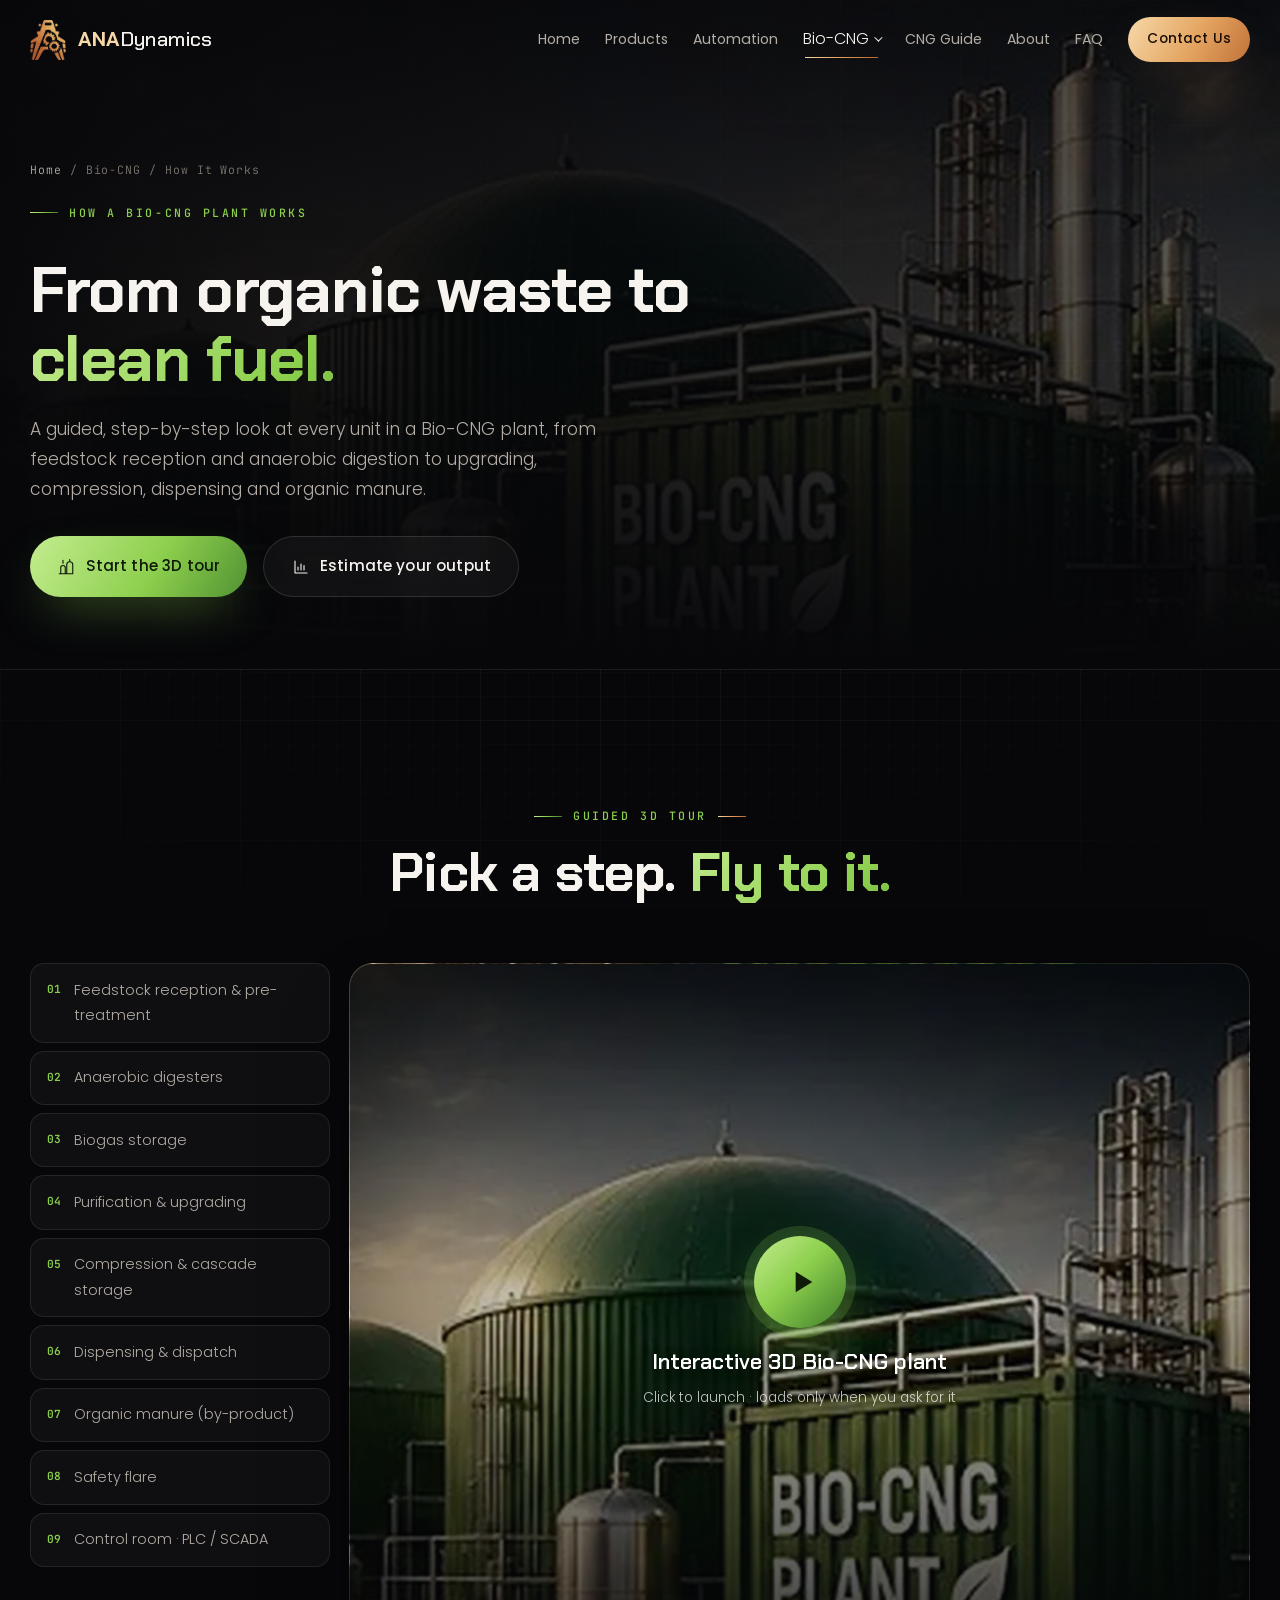
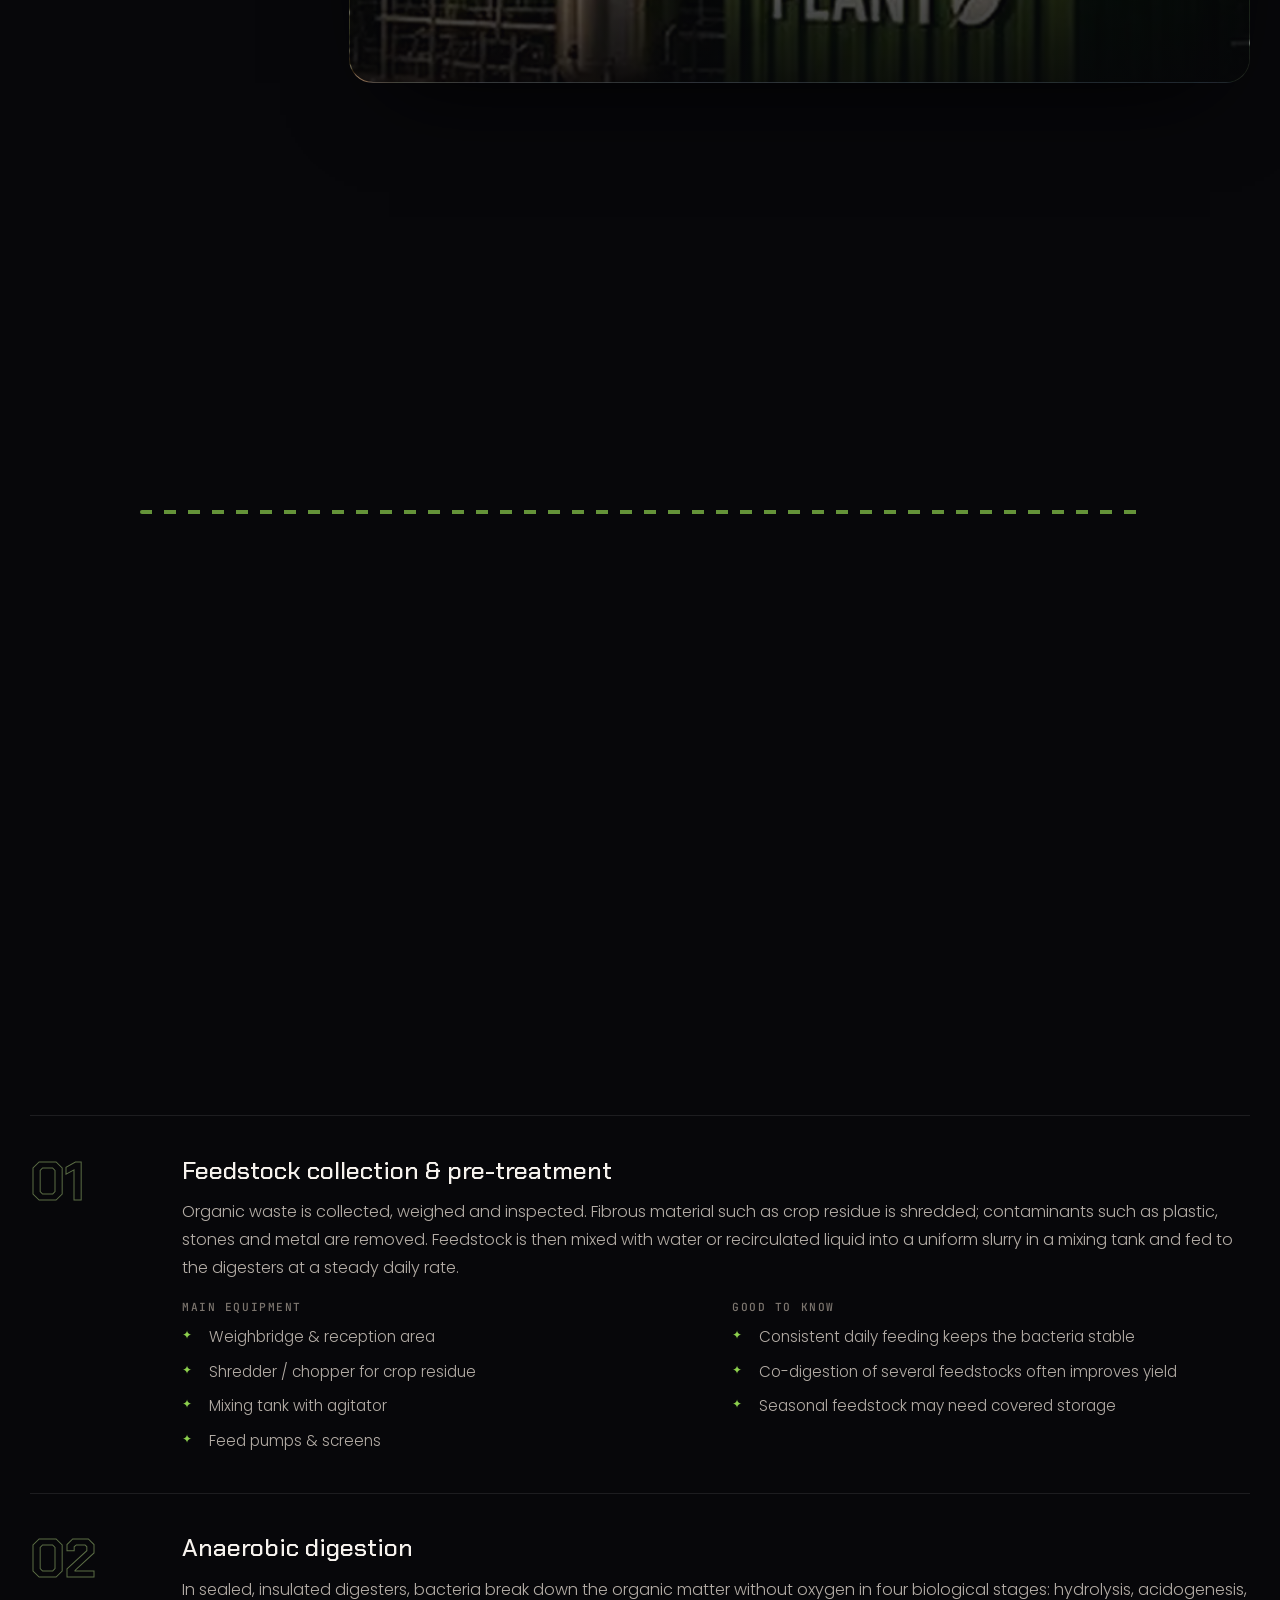
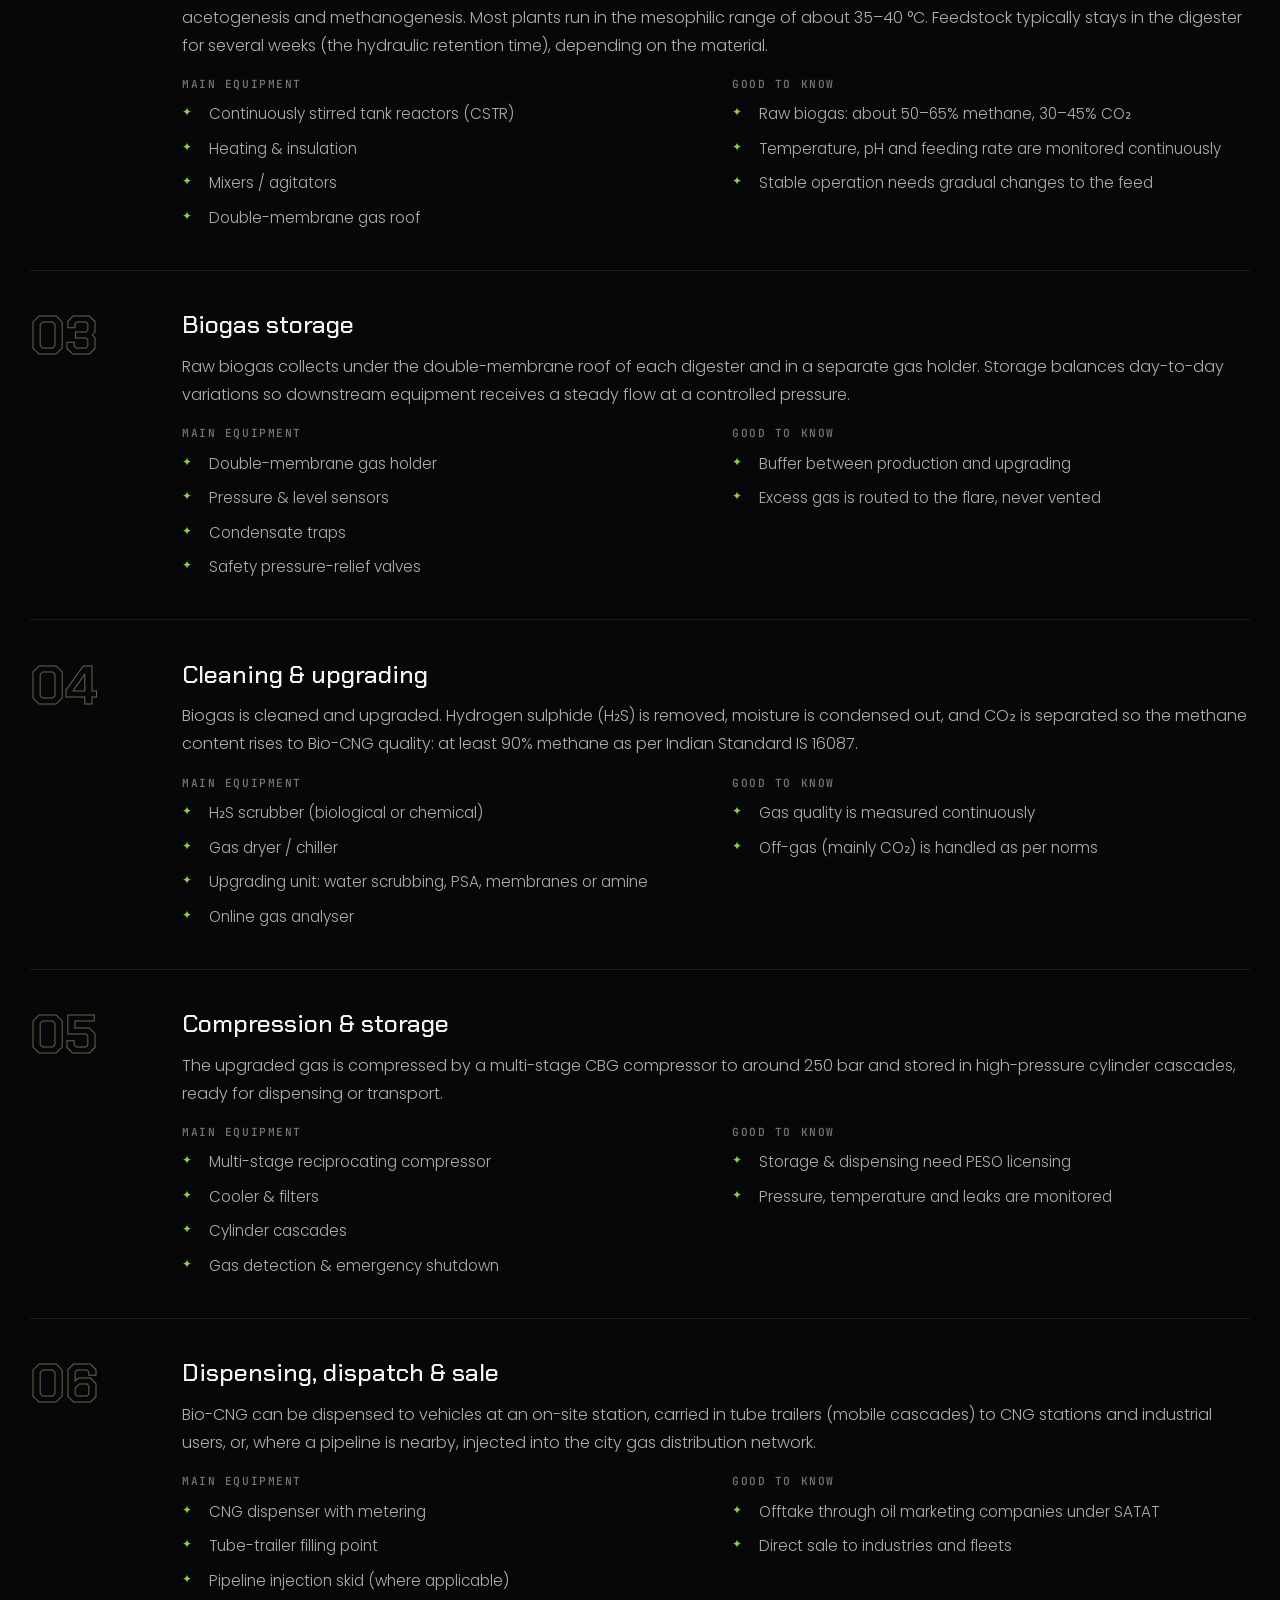
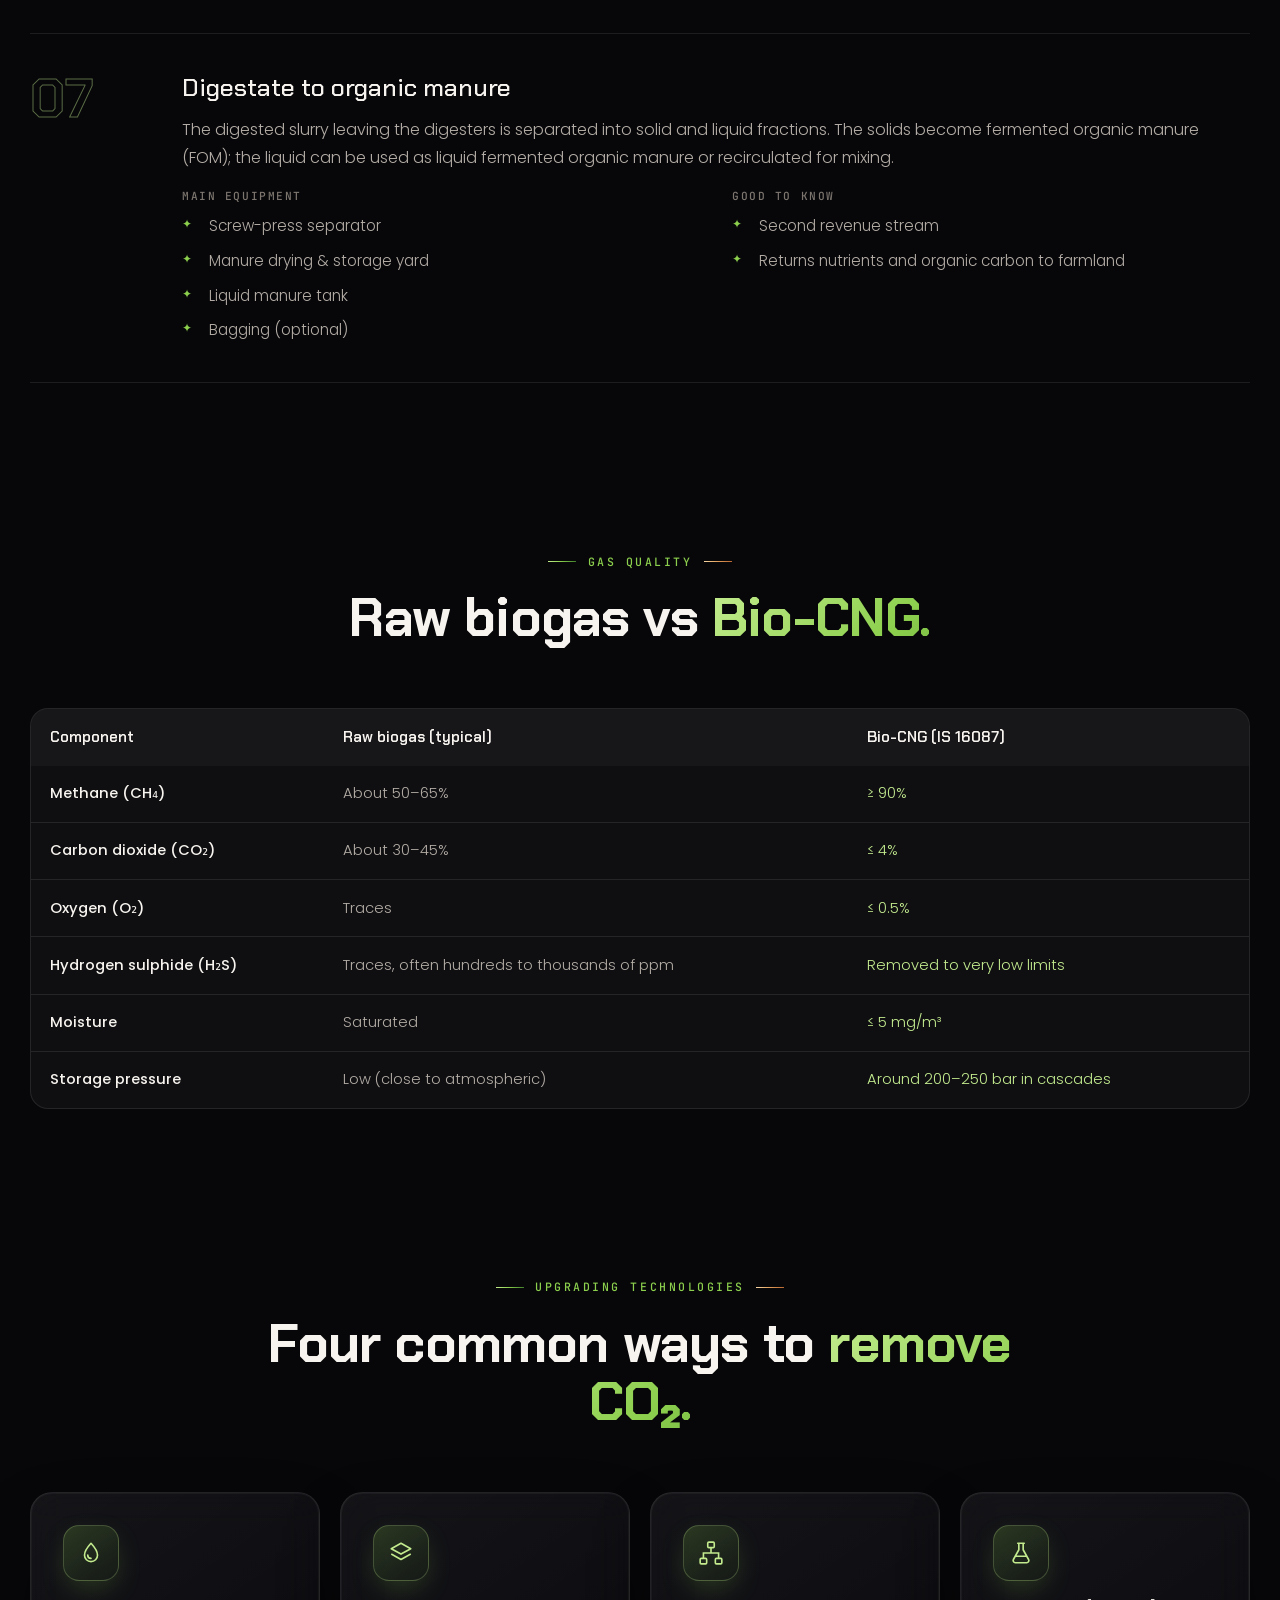
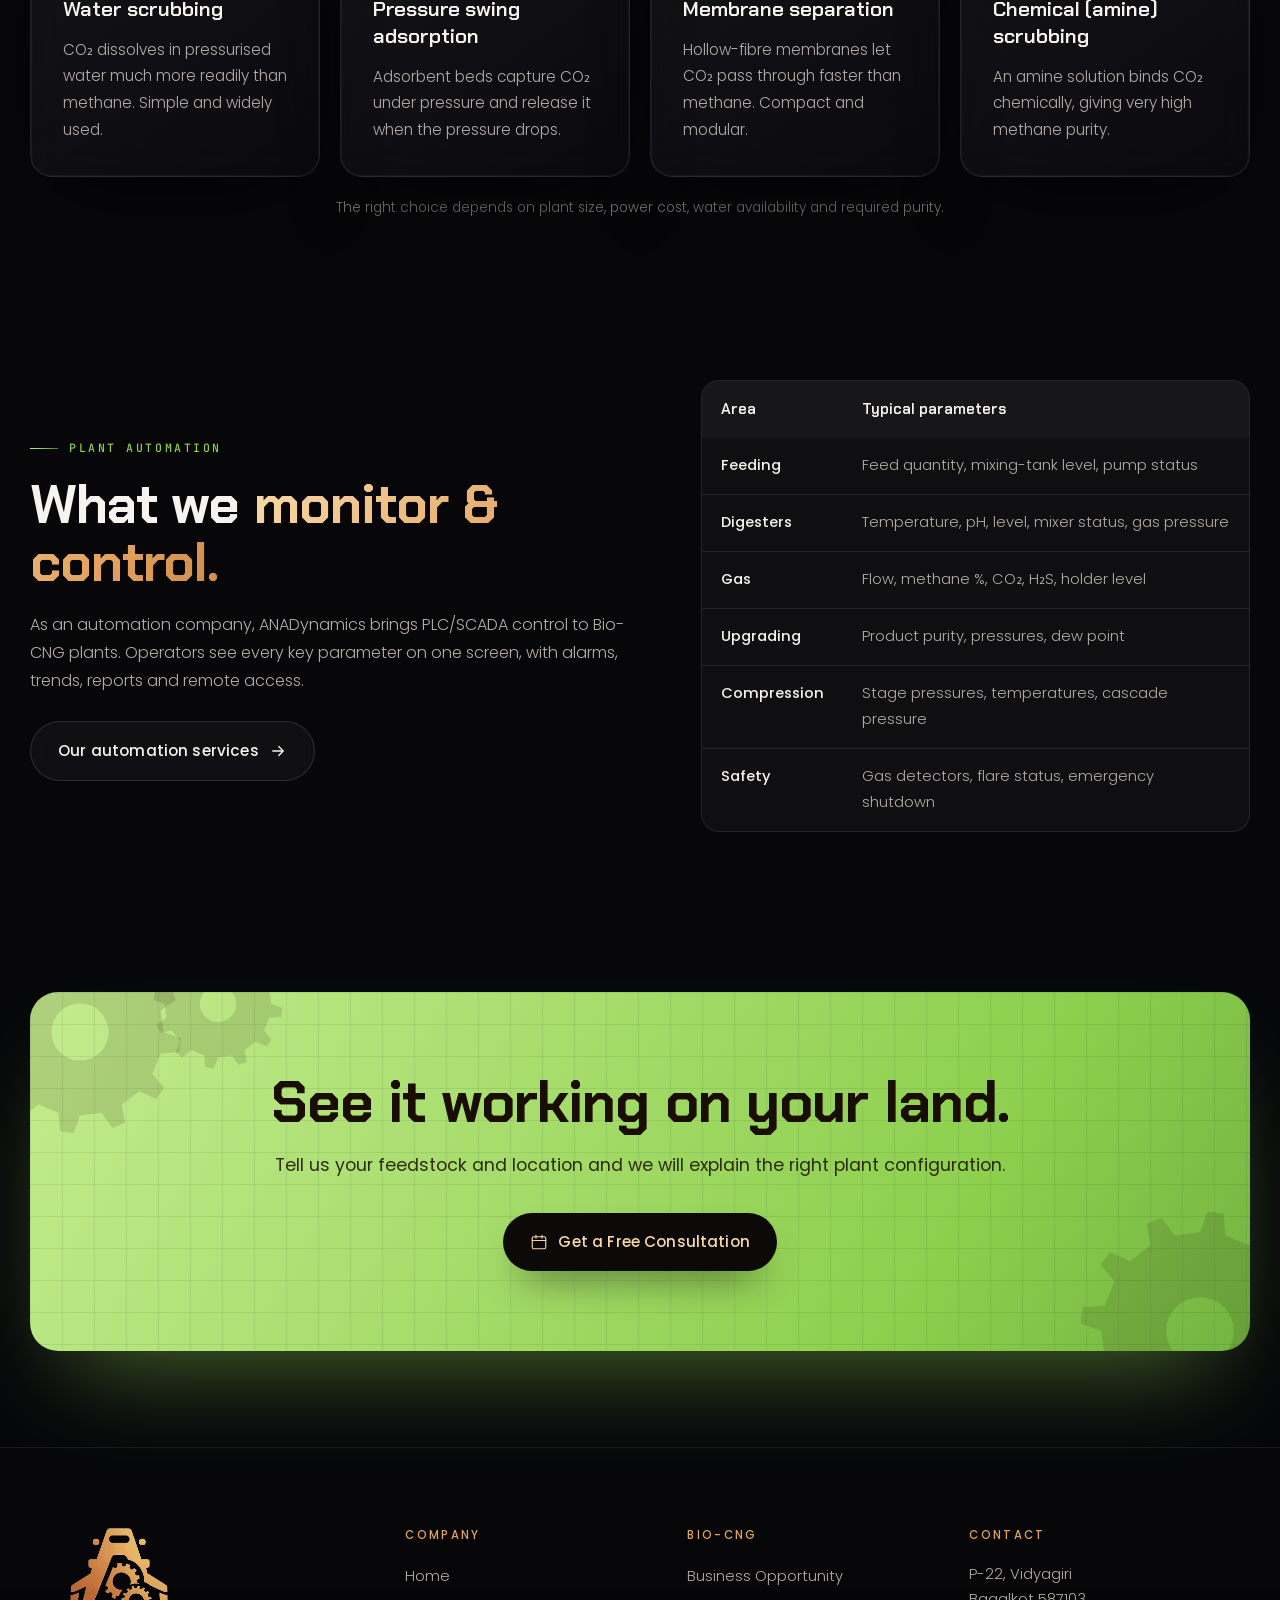
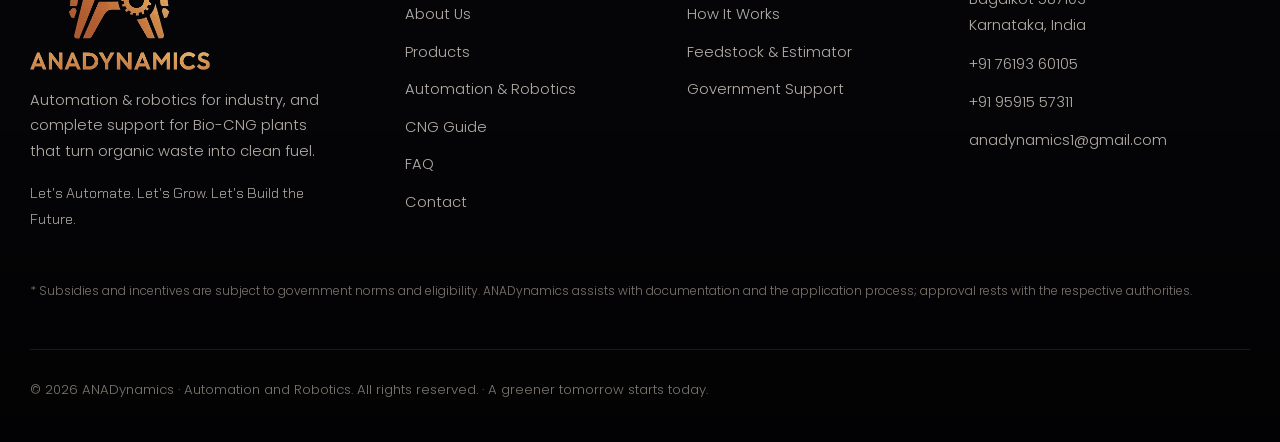
<file: how-it-works.html>
<!DOCTYPE html>
<html lang="en">
<head>
  <meta charset="UTF-8">
  <meta name="viewport" content="width=device-width, initial-scale=1, viewport-fit=cover">
  <title>How a Bio-CNG Plant Works | 3D Plant Tour | ANADynamics</title>
  <meta name="description" content="Step-by-step guide to a Bio-CNG plant: pre-treatment, anaerobic digestion, biogas storage, upgrading to IS 16087 quality, compression, dispensing and organic manure, with an interactive 3D tour.">
  <meta name="theme-color" content="#07070a">
  <link rel="canonical" href="https://www.anadynamics.com/how-it-works.html"><!-- TODO: replace domain -->
  <meta property="og:type" content="website">
  <meta property="og:site_name" content="ANADynamics">
  <meta property="og:title" content="How a Bio-CNG Plant Works | 3D Plant Tour | ANADynamics">
  <meta property="og:description" content="Step-by-step guide to a Bio-CNG plant: pre-treatment, anaerobic digestion, biogas storage, upgrading to IS 16087 quality, compression, dispensing and organic manure, with an interactive 3D tour.">
  <meta property="og:image" content="assets/images/og-image.jpg">
  <meta name="twitter:card" content="summary_large_image">
  <link rel="icon" href="favicon.ico" sizes="any">
  <link rel="icon" href="favicon.png" type="image/png">
  <link rel="apple-touch-icon" href="assets/icons/apple-touch-icon.png">
  <link rel="dns-prefetch" href="https://cdn.jsdelivr.net">
  <link rel="preconnect" href="https://fonts.googleapis.com">
  <link rel="preconnect" href="https://fonts.gstatic.com" crossorigin>
  <link href="https://fonts.googleapis.com/css2?family=Chakra+Petch:wght@600;700&family=Poppins:wght@300;400;500;600&family=JetBrains+Mono:wght@400&display=swap" rel="stylesheet">
  <script>document.documentElement.classList.add('js')</script>
  <link rel="stylesheet" href="css/style.css">
  <link rel="stylesheet" href="css/pages.css">
  <link rel="stylesheet" href="css/responsive.css">
</head>
<body class="eco" id="top">
  <a class="skip-link" href="#main">Skip to content</a>
  
  <div class="blueprint" aria-hidden="true"></div>
  <!-- ================= ICON SPRITE ================= -->
  <svg width="0" height="0" style="position:absolute" aria-hidden="true" focusable="false">
    <symbol id="i-logic" viewBox="0 0 24 24"><path d="M3 5v14M21 5v14M3 9h4M10 9h4M17 9h4M3 15h6M15 15h6M7 7v4M10 7v4M14 7l3 4M14 11l3-4" fill="none" stroke="currentColor" stroke-width="1.5" stroke-linecap="round"/><circle cx="12" cy="15" r="3" fill="none" stroke="currentColor" stroke-width="1.5"/></symbol>
    <symbol id="i-hmi" viewBox="0 0 24 24"><rect x="2" y="3" width="20" height="14" rx="2" fill="none" stroke="currentColor" stroke-width="1.5"/><path d="M8 21h8M12 17v4" stroke="currentColor" stroke-width="1.5" stroke-linecap="round"/><path d="M5 13l3-3 3 2 4-5 4 3" fill="none" stroke="currentColor" stroke-width="1.5" stroke-linejoin="round"/></symbol>
    <symbol id="i-panel" viewBox="0 0 24 24"><rect x="4" y="2" width="16" height="20" rx="2" fill="none" stroke="currentColor" stroke-width="1.5"/><path d="M4 8h16M4 15h16M7 4.5v2M9.5 4.5v2M12 4.5v2M7 10.5v2.5M10 10.5v2.5M13 10.5v2.5" stroke="currentColor" stroke-width="1.5" stroke-linecap="round"/><circle cx="8" cy="18.5" r="1" fill="currentColor"/><circle cx="11" cy="18.5" r="1" fill="currentColor"/></symbol>
    <symbol id="i-factory" viewBox="0 0 24 24"><path d="M2 21V10l6 4V10l6 4V6l2-3h2l2 3v15H2z" fill="none" stroke="currentColor" stroke-width="1.5" stroke-linejoin="round"/><path d="M6 17h2M11 17h2M16 17h2" stroke="currentColor" stroke-width="1.5" stroke-linecap="round"/></symbol>
    <symbol id="i-bolt" viewBox="0 0 24 24"><path d="M13 2L4 14h7l-1 8 9-12h-7l1-8z" fill="none" stroke="currentColor" stroke-width="1.5" stroke-linejoin="round"/></symbol>
    <symbol id="i-network" viewBox="0 0 24 24"><rect x="9" y="2" width="6" height="5" rx="1" fill="none" stroke="currentColor" stroke-width="1.5"/><rect x="2" y="17" width="6" height="5" rx="1" fill="none" stroke="currentColor" stroke-width="1.5"/><rect x="16" y="17" width="6" height="5" rx="1" fill="none" stroke="currentColor" stroke-width="1.5"/><path d="M12 7v5M5 17v-5h14v5" fill="none" stroke="currentColor" stroke-width="1.5"/></symbol>
    <symbol id="i-chip" viewBox="0 0 24 24"><rect x="6" y="6" width="12" height="12" rx="2" fill="none" stroke="currentColor" stroke-width="1.5"/><rect x="9.5" y="9.5" width="5" height="5" fill="currentColor"/><path d="M9 2v3M15 2v3M9 19v3M15 19v3M2 9h3M2 15h3M19 9h3M19 15h3" stroke="currentColor" stroke-width="1.5" stroke-linecap="round"/></symbol>
    <symbol id="i-plug" viewBox="0 0 24 24"><path d="M7 3v5M17 3v5M5 8h14v3a7 7 0 0 1-14 0V8zM12 18v4" fill="none" stroke="currentColor" stroke-width="1.5" stroke-linecap="round"/></symbol>
    <symbol id="i-cloud" viewBox="0 0 24 24"><path d="M7 18h10a4 4 0 0 0 .6-7.95A6 6 0 0 0 6.1 11.1 3.5 3.5 0 0 0 7 18z" fill="none" stroke="currentColor" stroke-width="1.5" stroke-linejoin="round"/></symbol>
    <symbol id="i-tool" viewBox="0 0 24 24"><path d="M14.7 6.3a4 4 0 0 0-5.4 5.4L3 18l3 3 6.3-6.3a4 4 0 0 0 5.4-5.4l-2.5 2.5-2.5-.5-.5-2.5 2.5-2.5z" fill="none" stroke="currentColor" stroke-width="1.5" stroke-linejoin="round"/></symbol>
    <symbol id="i-shield" viewBox="0 0 24 24"><path d="M12 2l8 3v6c0 5-3.5 9-8 11-4.5-2-8-6-8-11V5l8-3z" fill="none" stroke="currentColor" stroke-width="1.5" stroke-linejoin="round"/><path d="M8.5 12l2.5 2.5 4.5-5" fill="none" stroke="currentColor" stroke-width="1.7" stroke-linecap="round" stroke-linejoin="round"/></symbol>
    <symbol id="i-layers" viewBox="0 0 24 24"><path d="M12 3l9 5-9 5-9-5 9-5zM3 13l9 5 9-5" fill="none" stroke="currentColor" stroke-width="1.5" stroke-linejoin="round"/></symbol>
    <symbol id="i-link" viewBox="0 0 24 24"><path d="M10 14a4 4 0 0 0 5.7 0l3-3a4 4 0 0 0-5.7-5.7l-1 1M14 10a4 4 0 0 0-5.7 0l-3 3a4 4 0 0 0 5.7 5.7l1-1" fill="none" stroke="currentColor" stroke-width="1.5" stroke-linecap="round"/></symbol>
    <symbol id="i-target" viewBox="0 0 24 24"><circle cx="12" cy="12" r="9" fill="none" stroke="currentColor" stroke-width="1.5"/><circle cx="12" cy="12" r="5" fill="none" stroke="currentColor" stroke-width="1.5"/><circle cx="12" cy="12" r="1.5" fill="currentColor"/></symbol>
    <symbol id="i-grad" viewBox="0 0 24 24"><path d="M2 9l10-5 10 5-10 5L2 9z" fill="none" stroke="currentColor" stroke-width="1.5" stroke-linejoin="round"/><path d="M6 11v5c0 1.5 2.7 3 6 3s6-1.5 6-3v-5M22 9v6" fill="none" stroke="currentColor" stroke-width="1.5"/></symbol>
    <symbol id="i-award" viewBox="0 0 24 24"><circle cx="12" cy="9" r="6" fill="none" stroke="currentColor" stroke-width="1.5"/><path d="M8.5 14L7 22l5-3 5 3-1.5-8" fill="none" stroke="currentColor" stroke-width="1.5" stroke-linejoin="round"/></symbol>
    <symbol id="i-lang" viewBox="0 0 24 24"><path d="M3 5h10M8 3v2M5 5c1 4 4 7 7 8M11 5c-1 4-4 7-7 8M13 21l4-9 4 9M14.5 18h5" fill="none" stroke="currentColor" stroke-width="1.5" stroke-linecap="round" stroke-linejoin="round"/></symbol>
    <symbol id="i-mail" viewBox="0 0 24 24"><rect x="3" y="5" width="18" height="14" rx="2" fill="none" stroke="currentColor" stroke-width="1.5"/><path d="M3.5 6.5l8.5 6 8.5-6" fill="none" stroke="currentColor" stroke-width="1.5"/></symbol>
    <symbol id="i-phone" viewBox="0 0 24 24"><path d="M5 3h3l2 5-2.5 1.5a11 11 0 0 0 7 7L16 14l5 2v3a2 2 0 0 1-2 2A17 17 0 0 1 3 5a2 2 0 0 1 2-2z" fill="none" stroke="currentColor" stroke-width="1.5" stroke-linejoin="round"/></symbol>
    <symbol id="i-whatsapp" viewBox="0 0 24 24"><path d="M4 20l1.3-3.9A8.5 8.5 0 1 1 8 19l-4 1z" fill="none" stroke="currentColor" stroke-width="1.5" stroke-linejoin="round"/></symbol>
    <symbol id="i-arrow" viewBox="0 0 24 24"><path d="M5 12h14M13 6l6 6-6 6" fill="none" stroke="currentColor" stroke-width="1.7" stroke-linecap="round" stroke-linejoin="round"/></symbol>
    <symbol id="i-plus" viewBox="0 0 24 24"><path d="M12 5v14M5 12h14" fill="none" stroke="currentColor" stroke-width="1.7" stroke-linecap="round"/></symbol>
    <symbol id="i-cal" viewBox="0 0 24 24"><rect x="3" y="5" width="18" height="16" rx="2" fill="none" stroke="currentColor" stroke-width="1.5"/><path d="M3 10h18M8 3v4M16 3v4" stroke="currentColor" stroke-width="1.5" stroke-linecap="round"/></symbol>
    <symbol id="i-star" viewBox="0 0 24 24"><path d="M12 2l2.4 7.4H22l-6.2 4.5 2.4 7.4L12 16.8l-6.2 4.5 2.4-7.4L2 9.4h7.6z" fill="currentColor"/></symbol>
  
    <symbol id="gear" viewBox="0 0 100 100"><path fill-rule="evenodd" d="M88.0 50.0 L95.9 52.9 L95.1 59.1 L86.7 59.8 L82.9 69.0 L88.3 75.5 L84.5 80.4 L76.9 76.9 L69.0 82.9 L70.5 91.2 L64.7 93.6 L59.8 86.7 L50.0 88.0 L47.1 95.9 L40.9 95.1 L40.2 86.7 L31.0 82.9 L24.5 88.3 L19.6 84.5 L23.1 76.9 L17.1 69.0 L8.8 70.5 L6.4 64.7 L13.3 59.8 L12.0 50.0 L4.1 47.1 L4.9 40.9 L13.3 40.2 L17.1 31.0 L11.7 24.5 L15.5 19.6 L23.1 23.1 L31.0 17.1 L29.5 8.8 L35.3 6.4 L40.2 13.3 L50.0 12.0 L52.9 4.1 L59.1 4.9 L59.8 13.3 L69.0 17.1 L75.5 11.7 L80.4 15.5 L76.9 23.1 L82.9 31.0 L91.2 29.5 L93.6 35.3 L86.7 40.2 Z M63 50 a13 13 0 1 0 -26 0 a13 13 0 1 0 26 0 Z"/></symbol>
    <symbol id="i-gear" viewBox="0 0 24 24"><circle cx="12" cy="12" r="3.2" fill="none" stroke="currentColor" stroke-width="1.5"/><path d="M12 2v3M12 19v3M2 12h3M19 12h3M4.9 4.9l2.1 2.1M17 17l2.1 2.1M4.9 19.1L7 17M17 7l2.1-2.1" stroke="currentColor" stroke-width="1.5" stroke-linecap="round"/><circle cx="12" cy="12" r="7" fill="none" stroke="currentColor" stroke-width="1.5"/></symbol>
    <symbol id="i-robot" viewBox="0 0 24 24"><path d="M4 21h8M8 21v-3l-2-5 6-6 5 3M12 7l1-3M17 10l3 1-1 3-3-1" fill="none" stroke="currentColor" stroke-width="1.5" stroke-linecap="round" stroke-linejoin="round"/><circle cx="12" cy="7" r="1.6" fill="currentColor"/><circle cx="6" cy="13" r="1.6" fill="currentColor"/></symbol>
    <symbol id="i-leaf" viewBox="0 0 24 24"><g fill="none" stroke="currentColor" stroke-width="1.5" stroke-linecap="round" stroke-linejoin="round"><path d="M5 19c0-8 6-14 15-14 0 9-6 15-14 15"/><path d="M5 19c3-4 6-6 10-8"/></g></symbol>
    <symbol id="i-fuel" viewBox="0 0 24 24"><g fill="none" stroke="currentColor" stroke-width="1.5" stroke-linecap="round" stroke-linejoin="round"><path d="M4 21V5a2 2 0 0 1 2-2h6a2 2 0 0 1 2 2v16M3 21h12M6 8h6"/><path d="M14 10h2a2 2 0 0 1 2 2v5a1.5 1.5 0 0 0 3 0V9l-3-3"/></g></symbol>
    <symbol id="i-rupee" viewBox="0 0 24 24"><g fill="none" stroke="currentColor" stroke-width="1.5" stroke-linecap="round" stroke-linejoin="round"><path d="M7 4h11M7 9h11M7 4c6 0 7 2.5 7 5s-2 5-7 5h-1l8 7"/></g></symbol>
    <symbol id="i-bank" viewBox="0 0 24 24"><g fill="none" stroke="currentColor" stroke-width="1.5" stroke-linecap="round" stroke-linejoin="round"><path d="M3 10l9-6 9 6M5 10v8M9.5 10v8M14.5 10v8M19 10v8M3 21h18M4 18h16"/></g></symbol>
    <symbol id="i-land" viewBox="0 0 24 24"><g fill="none" stroke="currentColor" stroke-width="1.5" stroke-linecap="round" stroke-linejoin="round"><path d="M3 18l5-9 4 6 3-4 6 7H3z"/><circle cx="17" cy="6" r="2"/></g></symbol>
    <symbol id="i-truck" viewBox="0 0 24 24"><g fill="none" stroke="currentColor" stroke-width="1.5" stroke-linecap="round" stroke-linejoin="round"><path d="M2 6h12v10H2zM14 10h4l3 3v3h-7"/><circle cx="6" cy="18" r="2"/><circle cx="17" cy="18" r="2"/></g></symbol>
    <symbol id="i-flask" viewBox="0 0 24 24"><g fill="none" stroke="currentColor" stroke-width="1.5" stroke-linecap="round" stroke-linejoin="round"><path d="M9 3h6M10 3v6l-5 9a2 2 0 0 0 1.8 3h10.4a2 2 0 0 0 1.8-3l-5-9V3M7.5 15h9"/></g></symbol>
    <symbol id="i-recycle" viewBox="0 0 24 24"><g fill="none" stroke="currentColor" stroke-width="1.5" stroke-linecap="round" stroke-linejoin="round"><path d="M7 19H4.5a2 2 0 0 1-1.7-3l2.2-3.8M9 7l1.3-2.2a2 2 0 0 1 3.4 0L16 8.6M17 19h2.5a2 2 0 0 0 1.7-3l-1.3-2.2"/><path d="M14 16l-3 3 3 3M5.5 9.5l.5 4-4-.5M18 5.5l-1.5 3.6-3.6-1.6"/></g></symbol>
    <symbol id="i-cow" viewBox="0 0 24 24"><g fill="none" stroke="currentColor" stroke-width="1.5" stroke-linecap="round" stroke-linejoin="round"><path d="M6 7c-2 0-3-1.5-3-3M18 7c2 0 3-1.5 3-3M6 7h12l-1 6H7L6 7zM8 13l-1 8M16 13l1 8M9 17h6"/><circle cx="9.5" cy="10" r=".6"/><circle cx="14.5" cy="10" r=".6"/></g></symbol>
    <symbol id="i-wheat" viewBox="0 0 24 24"><g fill="none" stroke="currentColor" stroke-width="1.5" stroke-linecap="round" stroke-linejoin="round"><path d="M12 22V8M12 8c-2-1-3-3-3-5 2 0 3 2 3 5zM12 8c2-1 3-3 3-5-2 0-3 2-3 5zM12 13c-2-1-3.5-2.5-4-4.5 2 .3 3.5 2 4 4.5zM12 13c2-1 3.5-2.5 4-4.5-2 .3-3.5 2-4 4.5zM12 18c-2-1-3.5-2.5-4-4.5 2 .3 3.5 2 4 4.5zM12 18c2-1 3.5-2.5 4-4.5-2 .3-3.5 2-4 4.5z"/></g></symbol>
    <symbol id="i-apple" viewBox="0 0 24 24"><g fill="none" stroke="currentColor" stroke-width="1.5" stroke-linecap="round" stroke-linejoin="round"><path d="M12 7c-1.5-1.5-5-1.5-6.5 1.5S5 16 7.5 19s3.5 1.5 4.5 1 2 1.5 4.5-1 3-8.5 1.5-10.5S13.5 5.5 12 7z"/><path d="M12 7c0-2 1-3.5 3-4"/></g></symbol>
    <symbol id="i-drop" viewBox="0 0 24 24"><g fill="none" stroke="currentColor" stroke-width="1.5" stroke-linecap="round" stroke-linejoin="round"><path d="M12 3s6 6.5 6 11a6 6 0 0 1-12 0c0-4.5 6-11 6-11z"/><path d="M9 14a3 3 0 0 0 3 3"/></g></symbol>
    <symbol id="i-flame" viewBox="0 0 24 24"><g fill="none" stroke="currentColor" stroke-width="1.5" stroke-linecap="round" stroke-linejoin="round"><path d="M12 21c4 0 7-2.7 7-6.5 0-4-3-6-4-9.5-2 1.5-3 3.5-3 5.5-1-1-1.5-2-1.5-3.5C7.5 9.5 5 12 5 14.5 5 18.3 8 21 12 21z"/></g></symbol>
    <symbol id="i-cyl" viewBox="0 0 24 24"><g fill="none" stroke="currentColor" stroke-width="1.5" stroke-linecap="round" stroke-linejoin="round"><rect x="7" y="6" width="10" height="15" rx="4"/><path d="M10 3h4M12 3v3M7 11h10"/></g></symbol>
    <symbol id="i-pin" viewBox="0 0 24 24"><g fill="none" stroke="currentColor" stroke-width="1.5" stroke-linecap="round" stroke-linejoin="round"><path d="M12 21s-7-6.2-7-11.5A7 7 0 0 1 19 9.5C19 14.8 12 21 12 21z"/><circle cx="12" cy="9.5" r="2.5"/></g></symbol>
    <symbol id="i-check" viewBox="0 0 24 24"><g fill="none" stroke="currentColor" stroke-width="1.5" stroke-linecap="round" stroke-linejoin="round"><circle cx="12" cy="12" r="9"/><path d="M8 12.5l2.5 2.5L16 9.5"/></g></symbol>
    <symbol id="i-clock" viewBox="0 0 24 24"><g fill="none" stroke="currentColor" stroke-width="1.5" stroke-linecap="round" stroke-linejoin="round"><circle cx="12" cy="12" r="9"/><path d="M12 7v5l3 2"/></g></symbol>
    <symbol id="i-headset" viewBox="0 0 24 24"><g fill="none" stroke="currentColor" stroke-width="1.5" stroke-linecap="round" stroke-linejoin="round"><path d="M4 14v-2a8 8 0 0 1 16 0v2"/><rect x="3" y="14" width="4" height="6" rx="1.5"/><rect x="17" y="14" width="4" height="6" rx="1.5"/><path d="M20 20c0 1-1 2-4 2h-2"/></g></symbol>
    <symbol id="i-doc" viewBox="0 0 24 24"><g fill="none" stroke="currentColor" stroke-width="1.5" stroke-linecap="round" stroke-linejoin="round"><path d="M6 3h8l4 4v14H6zM14 3v4h4M9 12h6M9 16h6"/></g></symbol>
    <symbol id="i-team" viewBox="0 0 24 24"><g fill="none" stroke="currentColor" stroke-width="1.5" stroke-linecap="round" stroke-linejoin="round"><circle cx="9" cy="8" r="3"/><circle cx="17" cy="9" r="2.5"/><path d="M3 20c0-3.3 2.7-6 6-6s6 2.7 6 6M15 14.5c3 0 6 1.8 6 5"/></g></symbol>
    <symbol id="i-info" viewBox="0 0 24 24"><g fill="none" stroke="currentColor" stroke-width="1.5" stroke-linecap="round" stroke-linejoin="round"><circle cx="12" cy="12" r="9"/><path d="M12 11v6M12 7.5v.01"/></g></symbol>
    <symbol id="i-chart" viewBox="0 0 24 24"><g fill="none" stroke="currentColor" stroke-width="1.5" stroke-linecap="round" stroke-linejoin="round"><path d="M4 20V4M4 20h16M8 16v-4M12 16V8M16 16v-6"/></g></symbol>
    <symbol id="i-plant" viewBox="0 0 24 24"><g fill="none" stroke="currentColor" stroke-width="1.5" stroke-linecap="round" stroke-linejoin="round"><path d="M3 21h18M5 21v-8a3 3 0 0 1 6 0v8M13 21V9a4 4 0 0 1 8 0v12M8 7V3M17 5V2"/></g></symbol>
    <symbol id="i-ext" viewBox="0 0 24 24"><g fill="none" stroke="currentColor" stroke-width="1.5" stroke-linecap="round" stroke-linejoin="round"><path d="M14 4h6v6M20 4l-9 9M18 14v5a1 1 0 0 1-1 1H5a1 1 0 0 1-1-1V7a1 1 0 0 1 1-1h5"/></g></symbol>
    <symbol id="i-car" viewBox="0 0 24 24"><g fill="none" stroke="currentColor" stroke-width="1.5" stroke-linecap="round" stroke-linejoin="round"><path d="M3 16v-4l2-5h14l2 5v4H3zM5 12h14"/><circle cx="7" cy="16.5" r="1.8"/><circle cx="17" cy="16.5" r="1.8"/></g></symbol>
    <symbol id="i-home" viewBox="0 0 24 24"><g fill="none" stroke="currentColor" stroke-width="1.5" stroke-linecap="round" stroke-linejoin="round"><path d="M3 11l9-7 9 7M5 10v10h14V10M10 20v-6h4v6"/></g></symbol>
  </svg>

  <header class="site-header">
    <nav class="nav container" aria-label="Primary">
      <a href="index.html" class="brand" aria-label="ANADynamics home">
        <img src="assets/images/logo-mark-sm.png" alt="" width="87" height="96" class="brand-mark">
        <span class="brand-text">ANA<em>Dynamics</em></span>
      </a>
      <button class="nav-toggle" aria-expanded="false" aria-controls="nav-menu" aria-label="Open menu"><span></span><span></span><span></span></button>
      <ul class="nav-menu" id="nav-menu">
        <li><a href="index.html" class="nav-link">Home</a></li>
        <li><a href="products.html" class="nav-link">Products</a></li>
        <li><a href="automation.html" class="nav-link">Automation</a></li>
        <li class="has-sub"><button type="button" class="nav-link sub-toggle active" aria-expanded="false" aria-haspopup="true">Bio-CNG</button>
          <ul class="sub"><li><a href="bio-cng.html"><strong>Business Opportunity</strong><span>Why invest, land, returns</span></a></li><li><a href="how-it-works.html" class="active" aria-current="page"><strong>How It Works</strong><span>Process &amp; 3D plant tour</span></a></li><li><a href="feedstock.html"><strong>Feedstock &amp; Estimator</strong><span>Calculate your plant output</span></a></li><li><a href="subsidies.html"><strong>Government Support</strong><span>Schemes, approvals &amp; documents</span></a></li></ul></li>
        <li><a href="cng.html" class="nav-link">CNG Guide</a></li>
        <li><a href="about.html" class="nav-link">About</a></li>
        <li><a href="faq.html" class="nav-link">FAQ</a></li>
        <li><a href="contact.html" class="btn btn-gold btn-sm nav-cta">Contact Us</a></li>
      </ul>
    </nav>
  </header>

  <main id="main">

    <section class="page-hero" aria-labelledby="ph-title">
      <div class="bg" style="background-image:url('assets/images/biocng-plant.jpg')" aria-hidden="true"></div>
      <div class="container">
        <nav aria-label="Breadcrumb"><ol class="crumbs reveal"><li><a href="index.html">Home</a></li><li><span>Bio-CNG</span></li><li aria-current="page">How It Works</li></ol></nav>
        <p class="kicker reveal" style="margin-top:1.4rem">How a Bio-CNG Plant Works</p>
        <h1 id="ph-title" class="reveal">From organic waste to <em class="eco-text">clean fuel.</em></h1>
        <p class="lead-p reveal">A guided, step-by-step look at every unit in a Bio-CNG plant, from feedstock reception and anaerobic digestion to upgrading, compression, dispensing and organic manure.</p>
        
        <div class="hero-actions reveal"><a href="#tour" class="btn btn-eco"><svg class="ic" aria-hidden="true"><use href="#i-plant"/></svg><span>Start the 3D tour</span></a><a href="feedstock.html#estimator" class="btn btn-glass"><svg class="ic" aria-hidden="true"><use href="#i-chart"/></svg><span>Estimate your output</span></a></div>
      </div>
    </section>
    <section class="section" id="tour" aria-labelledby="tour-title">
      <div class="container">
        <header class="head center reveal">
          <p class="kicker">Guided 3D Tour</p>
          <h2 id="tour-title">Pick a step. <em class="eco-text">Fly to it.</em></h2>
          <p class="sub">Launch the 3D model, then choose a step to fly the camera to that part of the plant. You can also drag to look around and switch gas flow on or off.</p>
        </header>
        <div class="plant-wrap with-tour">
          <div class="tour reveal" role="group" aria-label="Guided tour steps"><button type="button" data-tour-step="0" aria-pressed="false"><b>01</b><span>Feedstock reception &amp; pre-treatment</span></button><button type="button" data-tour-step="1" aria-pressed="false"><b>02</b><span>Anaerobic digesters</span></button><button type="button" data-tour-step="2" aria-pressed="false"><b>03</b><span>Biogas storage</span></button><button type="button" data-tour-step="3" aria-pressed="false"><b>04</b><span>Purification &amp; upgrading</span></button><button type="button" data-tour-step="4" aria-pressed="false"><b>05</b><span>Compression &amp; cascade storage</span></button><button type="button" data-tour-step="5" aria-pressed="false"><b>06</b><span>Dispensing &amp; dispatch</span></button><button type="button" data-tour-step="6" aria-pressed="false"><b>07</b><span>Organic manure (by-product)</span></button><button type="button" data-tour-step="7" aria-pressed="false"><b>08</b><span>Safety flare</span></button><button type="button" data-tour-step="8" aria-pressed="false"><b>09</b><span>Control room · PLC / SCADA</span></button></div>
          <div class="plant-stage reveal is-3d-optin" data-3d="plant" data-plant data-tour>
            <canvas class="plant-canvas" role="img" aria-label="Interactive 3D model of a Bio-CNG plant showing digesters, gas holder, upgrading unit, compressor, cascade storage, dispenser, manure handling, flare and control room"></canvas>
            <div class="plant-hotspots" aria-label="Plant components"></div>
            <div class="plant-launch" aria-live="polite">
              <div class="pl-card">
                <button type="button" class="pl-play l3-btn" aria-label="Launch the interactive 3D Bio-CNG plant"><svg viewBox="0 0 24 24" aria-hidden="true"><path d="M8 5.5v13l10.5-6.5z" fill="currentColor"/></svg></button>
                <p class="pl-title">Interactive 3D Bio-CNG plant</p>
                <p class="pl-note">Click to launch · loads only when you ask for it</p>
                <p class="pl-status"><span class="spin" aria-hidden="true"></span><span class="l3-text">Downloading 3D engine…</span></p>
              </div>
            </div>
            <div class="plant-tools">
              <button type="button" data-plant-auto aria-pressed="false">Auto-rotate</button>
              <button type="button" data-plant-flow aria-pressed="true">Gas flow</button>
              <button type="button" data-plant-reset>Overview</button>
            </div>
            <p class="plant-hint" aria-hidden="true">Drag to orbit · Ctrl + scroll to zoom</p>
            <div class="plant-legend" aria-hidden="true"><span><i style="background:#8a6b3e"></i>Slurry / digestate</span><span><i style="background:#ffb347"></i>Raw biogas</span><span><i style="background:#7cf28a"></i>Bio-CNG</span></div>
            <div class="plant-info" hidden>
              <button type="button" class="pi-close" aria-label="Close">&times;</button>
              <p class="pi-n"></p><h3 class="pi-title"></h3><p class="pi-text"></p>
            </div>
            <p class="plant-fallback">The interactive 3D plant needs WebGL and an internet connection. Showing an illustration instead.</p>
          </div>
        </div>
      </div>
    </section>

    <section class="section" aria-labelledby="sum-title" style="padding-top:2rem">
      <div class="container">
        <header class="head center reveal">
          <p class="kicker">At a Glance</p>
          <h2 id="sum-title">Five steps, <em class="eco-text">one continuous process.</em></h2>
        </header>
        <ol class="steps5"><li class="step5 reveal"><div class="ring"><svg class="" aria-hidden="true"><use href="#i-recycle"/></svg></div><b>STEP 01</b><h3>Organic Waste</h3><p>Agri residue, cattle dung, food waste, sewage sludge and other biodegradable waste.</p></li><li class="step5 reveal"><div class="ring"><svg class="" aria-hidden="true"><use href="#i-flask"/></svg></div><b>STEP 02</b><h3>Anaerobic Digestion</h3><p>Waste is converted into biogas in a sealed, oxygen-free, controlled environment.</p></li><li class="step5 reveal"><div class="ring"><svg class="" aria-hidden="true"><use href="#i-layers"/></svg></div><b>STEP 03</b><h3>Biogas Upgrading</h3><p>Biogas is cleaned and upgraded to Bio-CNG quality (≥ 90% methane).</p></li><li class="step5 reveal"><div class="ring"><svg class="" aria-hidden="true"><use href="#i-fuel"/></svg></div><b>STEP 04</b><h3>Bio-CNG Fuel</h3><p>Clean, green fuel for vehicles, industries and commercial applications.</p></li><li class="step5 reveal"><div class="ring"><svg class="" aria-hidden="true"><use href="#i-rupee"/></svg></div><b>STEP 05</b><h3>Income Generation</h3><p>Earn consistent revenue from Bio-CNG and by-products such as organic manure.</p></li></ol>
      </div>
    </section>

    <section class="section" aria-labelledby="det-title">
      <div class="container">
        <header class="head reveal">
          <p class="kicker">In Detail</p>
          <h2 id="det-title">Inside each stage.</h2>
        </header>
        
          <article class="proc reveal">
            <span class="proc-n">01</span>
            <div>
              <h3>Feedstock collection &amp; pre-treatment</h3>
              <p>Organic waste is collected, weighed and inspected. Fibrous material such as crop residue is shredded; contaminants such as plastic, stones and metal are removed. Feedstock is then mixed with water or recirculated liquid into a uniform slurry in a mixing tank and fed to the digesters at a steady daily rate.</p>
              <div class="cols">
                <div><h4>Main equipment</h4><ul class="ticks"><li>Weighbridge &amp; reception area</li><li>Shredder / chopper for crop residue</li><li>Mixing tank with agitator</li><li>Feed pumps &amp; screens</li></ul></div>
                <div><h4>Good to know</h4><ul class="ticks"><li>Consistent daily feeding keeps the bacteria stable</li><li>Co-digestion of several feedstocks often improves yield</li><li>Seasonal feedstock may need covered storage</li></ul></div>
              </div>
            </div>
          </article>
          <article class="proc reveal">
            <span class="proc-n">02</span>
            <div>
              <h3>Anaerobic digestion</h3>
              <p>In sealed, insulated digesters, bacteria break down the organic matter without oxygen in four biological stages: hydrolysis, acidogenesis, acetogenesis and methanogenesis. Most plants run in the mesophilic range of about 35–40 °C. Feedstock typically stays in the digester for several weeks (the hydraulic retention time), depending on the material.</p>
              <div class="cols">
                <div><h4>Main equipment</h4><ul class="ticks"><li>Continuously stirred tank reactors (CSTR)</li><li>Heating &amp; insulation</li><li>Mixers / agitators</li><li>Double-membrane gas roof</li></ul></div>
                <div><h4>Good to know</h4><ul class="ticks"><li>Raw biogas: about 50–65% methane, 30–45% CO₂</li><li>Temperature, pH and feeding rate are monitored continuously</li><li>Stable operation needs gradual changes to the feed</li></ul></div>
              </div>
            </div>
          </article>
          <article class="proc reveal">
            <span class="proc-n">03</span>
            <div>
              <h3>Biogas storage</h3>
              <p>Raw biogas collects under the double-membrane roof of each digester and in a separate gas holder. Storage balances day-to-day variations so downstream equipment receives a steady flow at a controlled pressure.</p>
              <div class="cols">
                <div><h4>Main equipment</h4><ul class="ticks"><li>Double-membrane gas holder</li><li>Pressure &amp; level sensors</li><li>Condensate traps</li><li>Safety pressure-relief valves</li></ul></div>
                <div><h4>Good to know</h4><ul class="ticks"><li>Buffer between production and upgrading</li><li>Excess gas is routed to the flare, never vented</li></ul></div>
              </div>
            </div>
          </article>
          <article class="proc reveal">
            <span class="proc-n">04</span>
            <div>
              <h3>Cleaning &amp; upgrading</h3>
              <p>Biogas is cleaned and upgraded. Hydrogen sulphide (H₂S) is removed, moisture is condensed out, and CO₂ is separated so the methane content rises to Bio-CNG quality: at least 90% methane as per Indian Standard IS 16087.</p>
              <div class="cols">
                <div><h4>Main equipment</h4><ul class="ticks"><li>H₂S scrubber (biological or chemical)</li><li>Gas dryer / chiller</li><li>Upgrading unit: water scrubbing, PSA, membranes or amine</li><li>Online gas analyser</li></ul></div>
                <div><h4>Good to know</h4><ul class="ticks"><li>Gas quality is measured continuously</li><li>Off-gas (mainly CO₂) is handled as per norms</li></ul></div>
              </div>
            </div>
          </article>
          <article class="proc reveal">
            <span class="proc-n">05</span>
            <div>
              <h3>Compression &amp; storage</h3>
              <p>The upgraded gas is compressed by a multi-stage CBG compressor to around 250 bar and stored in high-pressure cylinder cascades, ready for dispensing or transport.</p>
              <div class="cols">
                <div><h4>Main equipment</h4><ul class="ticks"><li>Multi-stage reciprocating compressor</li><li>Cooler &amp; filters</li><li>Cylinder cascades</li><li>Gas detection &amp; emergency shutdown</li></ul></div>
                <div><h4>Good to know</h4><ul class="ticks"><li>Storage &amp; dispensing need PESO licensing</li><li>Pressure, temperature and leaks are monitored</li></ul></div>
              </div>
            </div>
          </article>
          <article class="proc reveal">
            <span class="proc-n">06</span>
            <div>
              <h3>Dispensing, dispatch &amp; sale</h3>
              <p>Bio-CNG can be dispensed to vehicles at an on-site station, carried in tube trailers (mobile cascades) to CNG stations and industrial users, or, where a pipeline is nearby, injected into the city gas distribution network.</p>
              <div class="cols">
                <div><h4>Main equipment</h4><ul class="ticks"><li>CNG dispenser with metering</li><li>Tube-trailer filling point</li><li>Pipeline injection skid (where applicable)</li></ul></div>
                <div><h4>Good to know</h4><ul class="ticks"><li>Offtake through oil marketing companies under SATAT</li><li>Direct sale to industries and fleets</li></ul></div>
              </div>
            </div>
          </article>
          <article class="proc reveal">
            <span class="proc-n">07</span>
            <div>
              <h3>Digestate to organic manure</h3>
              <p>The digested slurry leaving the digesters is separated into solid and liquid fractions. The solids become fermented organic manure (FOM); the liquid can be used as liquid fermented organic manure or recirculated for mixing.</p>
              <div class="cols">
                <div><h4>Main equipment</h4><ul class="ticks"><li>Screw-press separator</li><li>Manure drying &amp; storage yard</li><li>Liquid manure tank</li><li>Bagging (optional)</li></ul></div>
                <div><h4>Good to know</h4><ul class="ticks"><li>Second revenue stream</li><li>Returns nutrients and organic carbon to farmland</li></ul></div>
              </div>
            </div>
          </article>
      </div>
    </section>

    <section class="section" aria-labelledby="gas-title" style="padding-top:2rem">
      <div class="container">
        <header class="head center reveal">
          <p class="kicker">Gas Quality</p>
          <h2 id="gas-title">Raw biogas vs <em class="eco-text">Bio-CNG.</em></h2>
          <p class="sub">Typical values. Actual raw biogas composition depends on feedstock and operation.</p>
        </header>
        <div class="table-wrap reveal">
          <table class="tbl stack">
            <thead><tr><th scope="col">Component</th><th scope="col">Raw biogas (typical)</th><th scope="col">Bio-CNG (IS 16087)</th></tr></thead>
            <tbody>
              <tr><th scope="row">Methane (CH₄)</th><td data-label="Raw biogas (typical)">About 50–65%</td><td data-label="Bio-CNG (IS 16087)" class="hl">≥ 90%</td></tr>
              <tr><th scope="row">Carbon dioxide (CO₂)</th><td data-label="Raw biogas (typical)">About 30–45%</td><td data-label="Bio-CNG (IS 16087)" class="hl">≤ 4%</td></tr>
              <tr><th scope="row">Oxygen (O₂)</th><td data-label="Raw biogas (typical)">Traces</td><td data-label="Bio-CNG (IS 16087)" class="hl">≤ 0.5%</td></tr>
              <tr><th scope="row">Hydrogen sulphide (H₂S)</th><td data-label="Raw biogas (typical)">Traces, often hundreds to thousands of ppm</td><td data-label="Bio-CNG (IS 16087)" class="hl">Removed to very low limits</td></tr>
              <tr><th scope="row">Moisture</th><td data-label="Raw biogas (typical)">Saturated</td><td data-label="Bio-CNG (IS 16087)" class="hl">≤ 5 mg/m³</td></tr>
              <tr><th scope="row">Storage pressure</th><td data-label="Raw biogas (typical)">Low (close to atmospheric)</td><td data-label="Bio-CNG (IS 16087)" class="hl">Around 200–250 bar in cascades</td></tr>
            </tbody>
          </table>
        </div>
      </div>
    </section>

    <section class="section" aria-labelledby="up-title" style="padding-top:2rem">
      <div class="container">
        <header class="head center reveal">
          <p class="kicker">Upgrading Technologies</p>
          <h2 id="up-title">Four common ways to <em class="eco-text">remove CO₂.</em></h2>
        </header>
        <div class="grid-4">
          <article class="card glass info-card reveal" data-tilt><div class="icon-badge"><svg class="" aria-hidden="true"><use href="#i-drop"/></svg></div><h3>Water scrubbing</h3><p>CO₂ dissolves in pressurised water much more readily than methane. Simple and widely used.</p></article>
          <article class="card glass info-card reveal" data-tilt><div class="icon-badge"><svg class="" aria-hidden="true"><use href="#i-layers"/></svg></div><h3>Pressure swing adsorption</h3><p>Adsorbent beds capture CO₂ under pressure and release it when the pressure drops.</p></article>
          <article class="card glass info-card reveal" data-tilt><div class="icon-badge"><svg class="" aria-hidden="true"><use href="#i-network"/></svg></div><h3>Membrane separation</h3><p>Hollow-fibre membranes let CO₂ pass through faster than methane. Compact and modular.</p></article>
          <article class="card glass info-card reveal" data-tilt><div class="icon-badge"><svg class="" aria-hidden="true"><use href="#i-flask"/></svg></div><h3>Chemical (amine) scrubbing</h3><p>An amine solution binds CO₂ chemically, giving very high methane purity.</p></article>
        </div>
        <p class="reveal" style="margin-top:1.2rem;color:var(--text-3);font-size:.85rem;text-align:center">The right choice depends on plant size, power cost, water availability and required purity.</p>
      </div>
    </section>

    <section class="section" id="automation" aria-labelledby="mon-title" style="padding-top:2rem">
      <div class="container split">
        <div>
          <p class="kicker reveal">Plant Automation</p>
          <h2 id="mon-title" class="reveal">What we <em class="gold-text">monitor &amp; control.</em></h2>
          <div class="prose reveal" style="margin-top:1.2rem"><p>As an automation company, ANADynamics brings PLC/SCADA control to Bio-CNG plants. Operators see every key parameter on one screen, with alarms, trends, reports and remote access.</p></div>
          <p class="reveal" style="margin-top:1.6rem"><a href="automation.html" class="btn btn-glass"><span>Our automation services</span><svg class="ic" aria-hidden="true"><use href="#i-arrow"/></svg></a></p>
        </div>
        <div class="table-wrap reveal">
          <table class="tbl stack" style="min-width:0">
            <thead><tr><th scope="col">Area</th><th scope="col">Typical parameters</th></tr></thead>
            <tbody>
              <tr><th scope="row">Feeding</th><td data-label="Typical parameters">Feed quantity, mixing-tank level, pump status</td></tr>
              <tr><th scope="row">Digesters</th><td data-label="Typical parameters">Temperature, pH, level, mixer status, gas pressure</td></tr>
              <tr><th scope="row">Gas</th><td data-label="Typical parameters">Flow, methane %, CO₂, H₂S, holder level</td></tr>
              <tr><th scope="row">Upgrading</th><td data-label="Typical parameters">Product purity, pressures, dew point</td></tr>
              <tr><th scope="row">Compression</th><td data-label="Typical parameters">Stage pressures, temperatures, cascade pressure</td></tr>
              <tr><th scope="row">Safety</th><td data-label="Typical parameters">Gas detectors, flare status, emergency shutdown</td></tr>
            </tbody>
          </table>
        </div>
      </div>
    </section>

    <section class="cta" aria-label="Call to action">
      <div class="container">
        <div class="cta-card reveal" style="background:linear-gradient(120deg,#c4ec8f,#8ccf4d,#3f7d2a,#8ccf4d,#c4ec8f);background-size:300% 300%;box-shadow:0 50px 100px -40px rgba(140,207,77,.5)">
          <svg class="cta-gear g-1" aria-hidden="true"><use href="#gear"/></svg><svg class="cta-gear g-2" aria-hidden="true"><use href="#gear"/></svg><svg class="cta-gear g-3" aria-hidden="true"><use href="#gear"/></svg>
          <h2>See it working on <em>your land.</em></h2>
          <p>Tell us your feedstock and location and we will explain the right plant configuration.</p>
          <a href="contact.html?enquiry=bio-cng" class="btn btn-dark"><svg class="ic" aria-hidden="true"><use href="#i-cal"/></svg><span>Get a Free Consultation</span></a>
        </div>
      </div>
    </section>
  </main>

  <footer class="footer">
    <div class="container f-inner">
      <div class="f-brand">
        <img src="assets/images/logo-full.png" alt="ANADynamics Automation and Robotics" width="240" height="189" loading="lazy" decoding="async">
        <p>Automation &amp; robotics for industry, and complete support for Bio-CNG plants that turn organic waste into clean fuel.</p>
        <p class="f-tag">Let's Automate. Let's Grow. Let's Build the Future.</p>
      </div>
      <nav aria-label="Company"><h3>Company</h3><ul>
        <li><a href="index.html">Home</a></li><li><a href="about.html">About Us</a></li><li><a href="products.html">Products</a></li><li><a href="automation.html">Automation &amp; Robotics</a></li><li><a href="cng.html">CNG Guide</a></li><li><a href="faq.html">FAQ</a></li><li><a href="contact.html">Contact</a></li>
      </ul></nav>
      <nav aria-label="Bio-CNG"><h3>Bio-CNG</h3><ul>
        <li><a href="bio-cng.html">Business Opportunity</a></li><li><a href="how-it-works.html">How It Works</a></li><li><a href="feedstock.html">Feedstock &amp; Estimator</a></li><li><a href="subsidies.html">Government Support</a></li>
      </ul></nav>
      <div><h3>Contact</h3>
        <address>P-22, Vidyagiri<br>Bagalkot 587103<br>Karnataka, India</address>
        <ul style="margin-top:.8rem">
          <li><a href="tel:+917619360105">+91 76193 60105</a></li>
          <li><a href="tel:+919591557311">+91 95915 57311</a></li>
          <li><a href="mailto:anadynamics1@gmail.com">anadynamics1@gmail.com</a></li>
        </ul>
      </div>
      <p class="f-note">* Subsidies and incentives are subject to government norms and eligibility. ANADynamics assists with documentation and the application process; approval rests with the respective authorities.</p>
      <p class="copy">&copy; <span class="js-year">2026</span> ANADynamics · Automation and Robotics. All rights reserved. · A greener tomorrow starts today.</p>
    </div>
  </footer>
  <a href="#top" class="to-top glass" aria-label="Back to top"><svg class="ic" aria-hidden="true" style="transform:rotate(-90deg)"><use href="#i-arrow"/></svg></a>

  <script src="js/lazy3d.js" defer></script>
  <script src="js/site.js" defer></script>
</body>
</html>
</file>
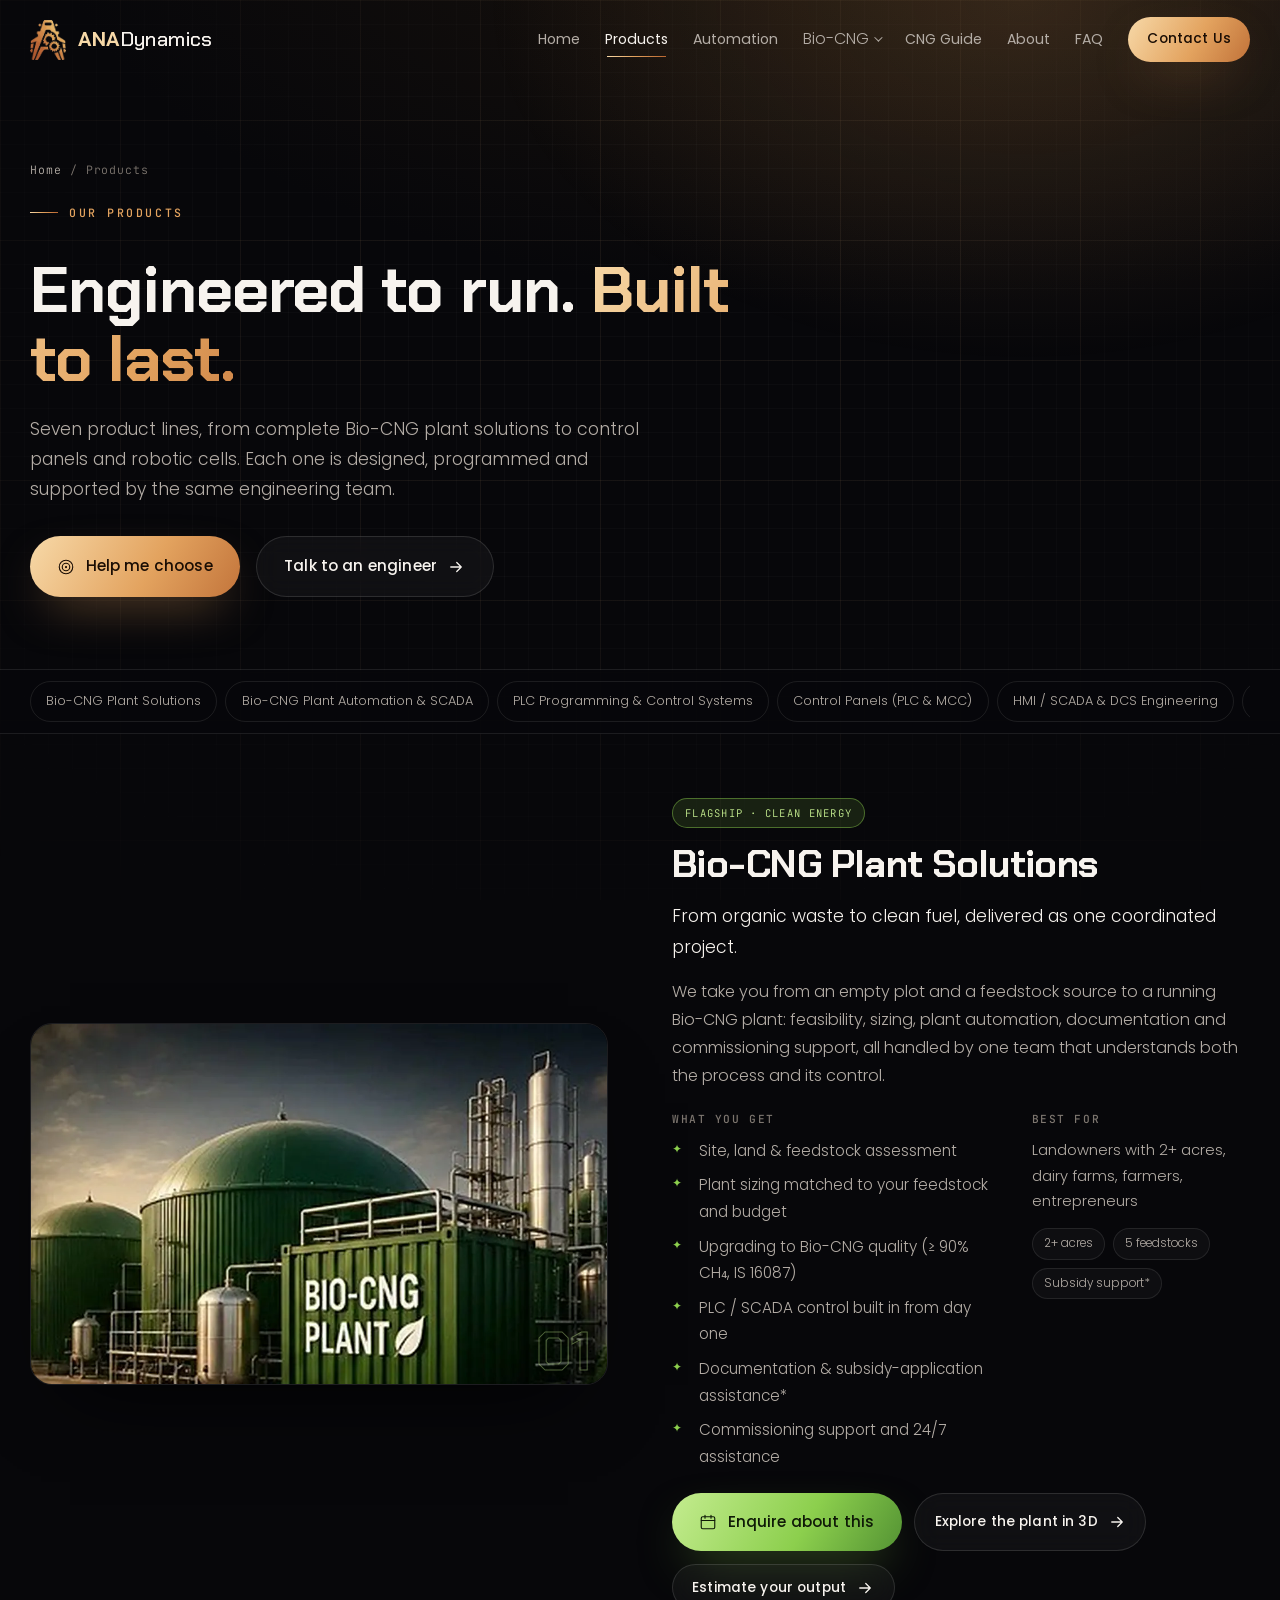
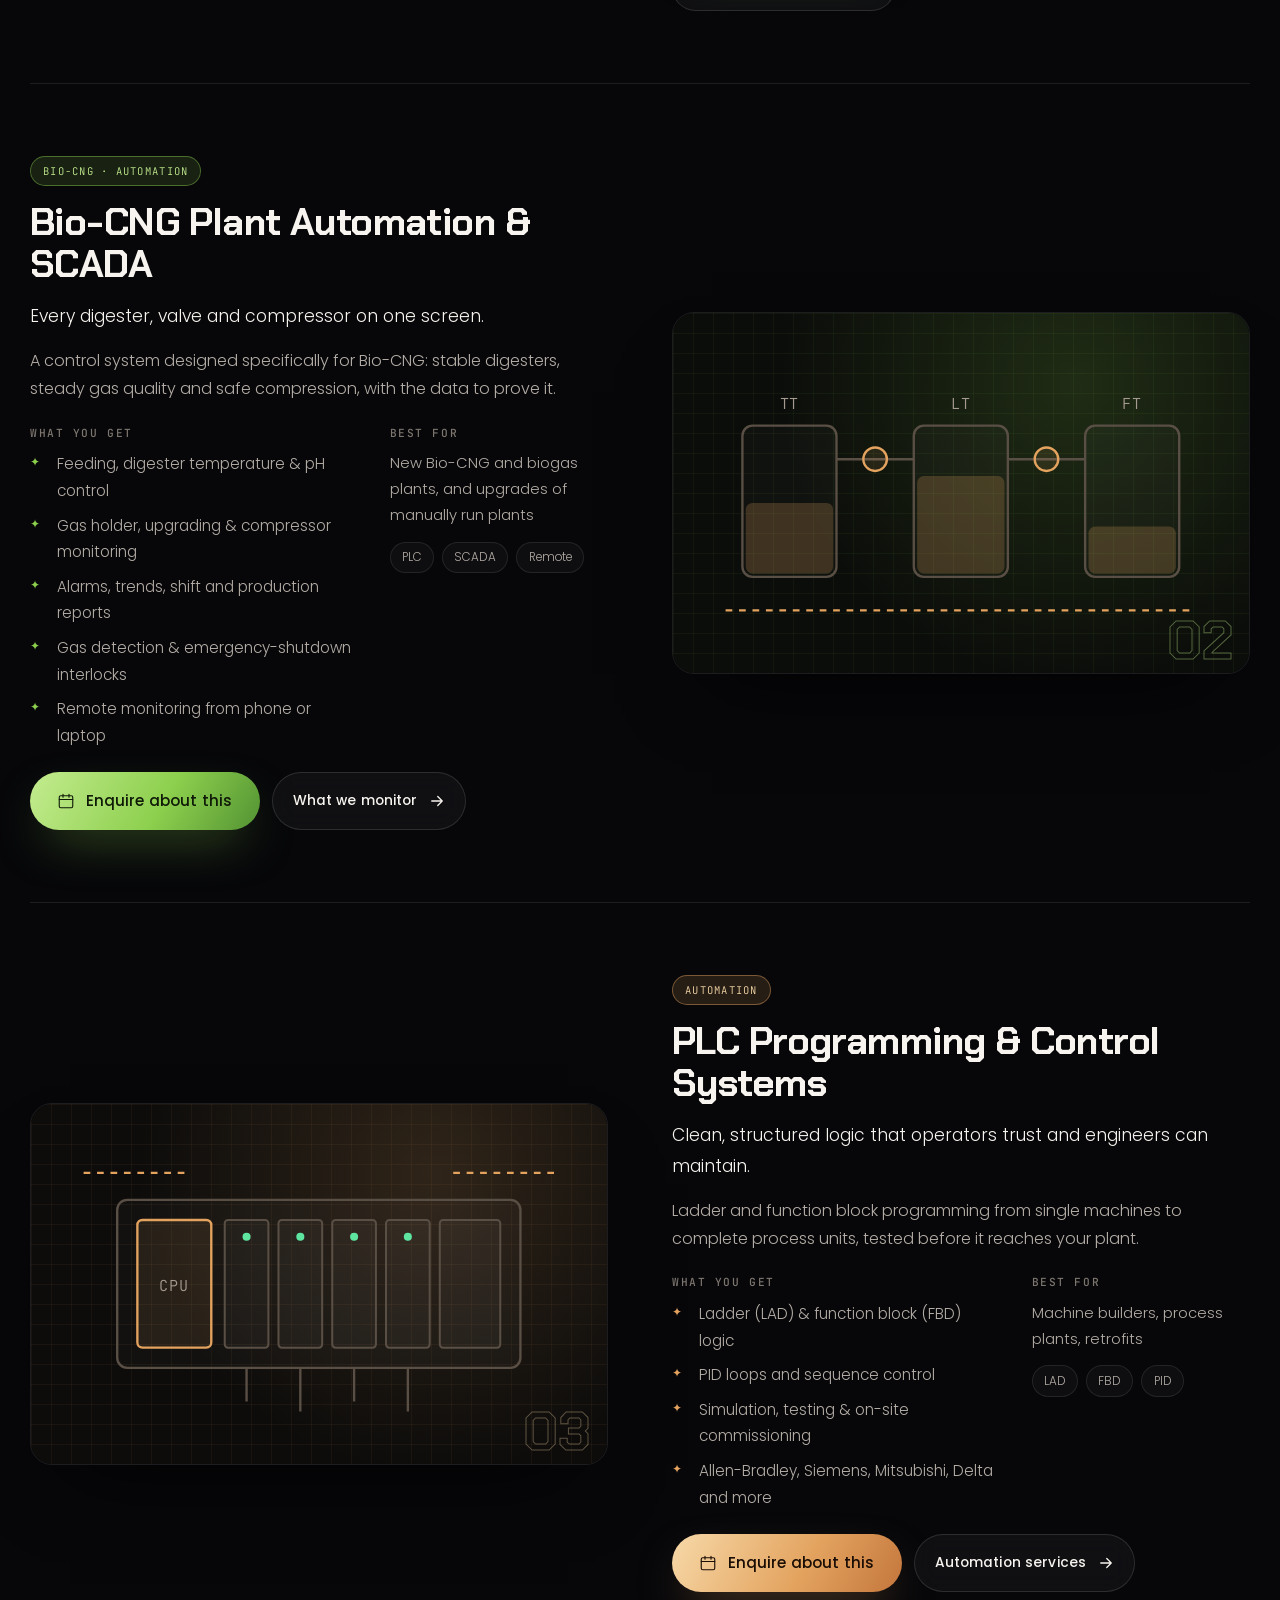
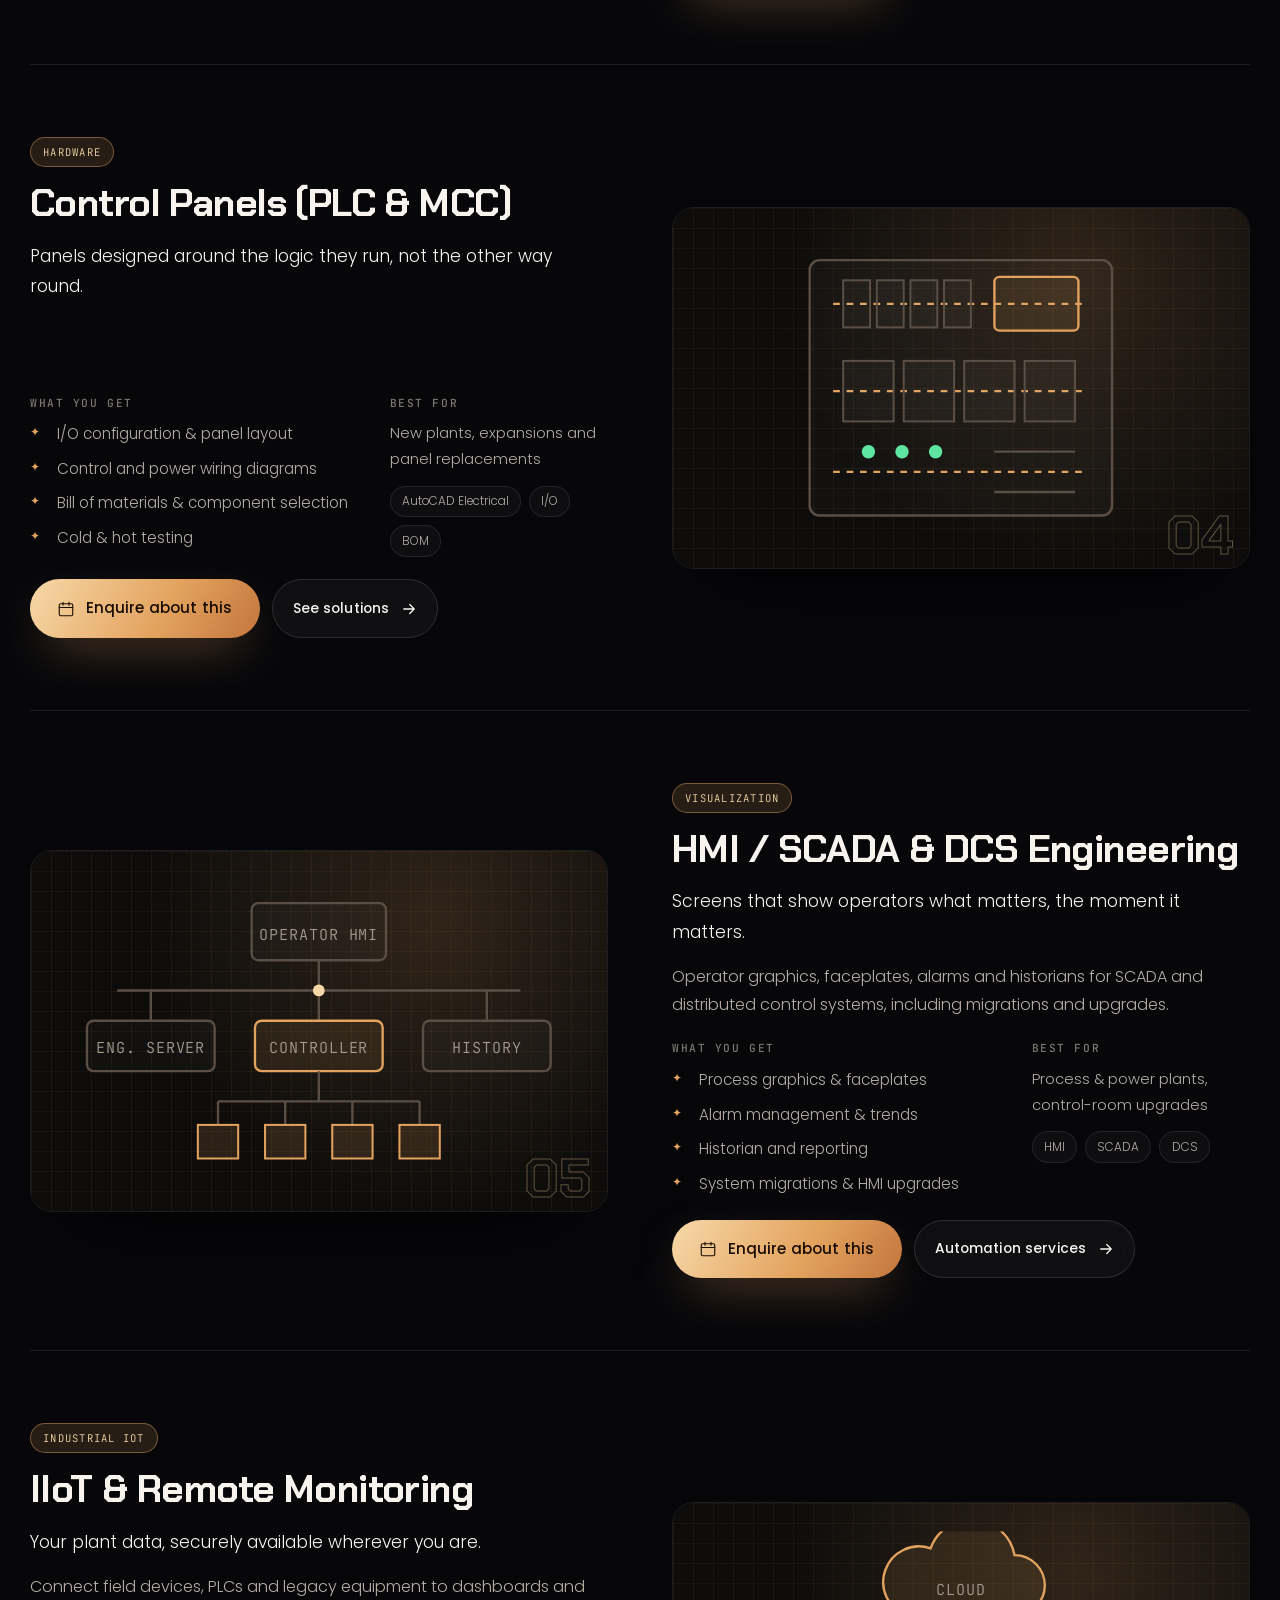
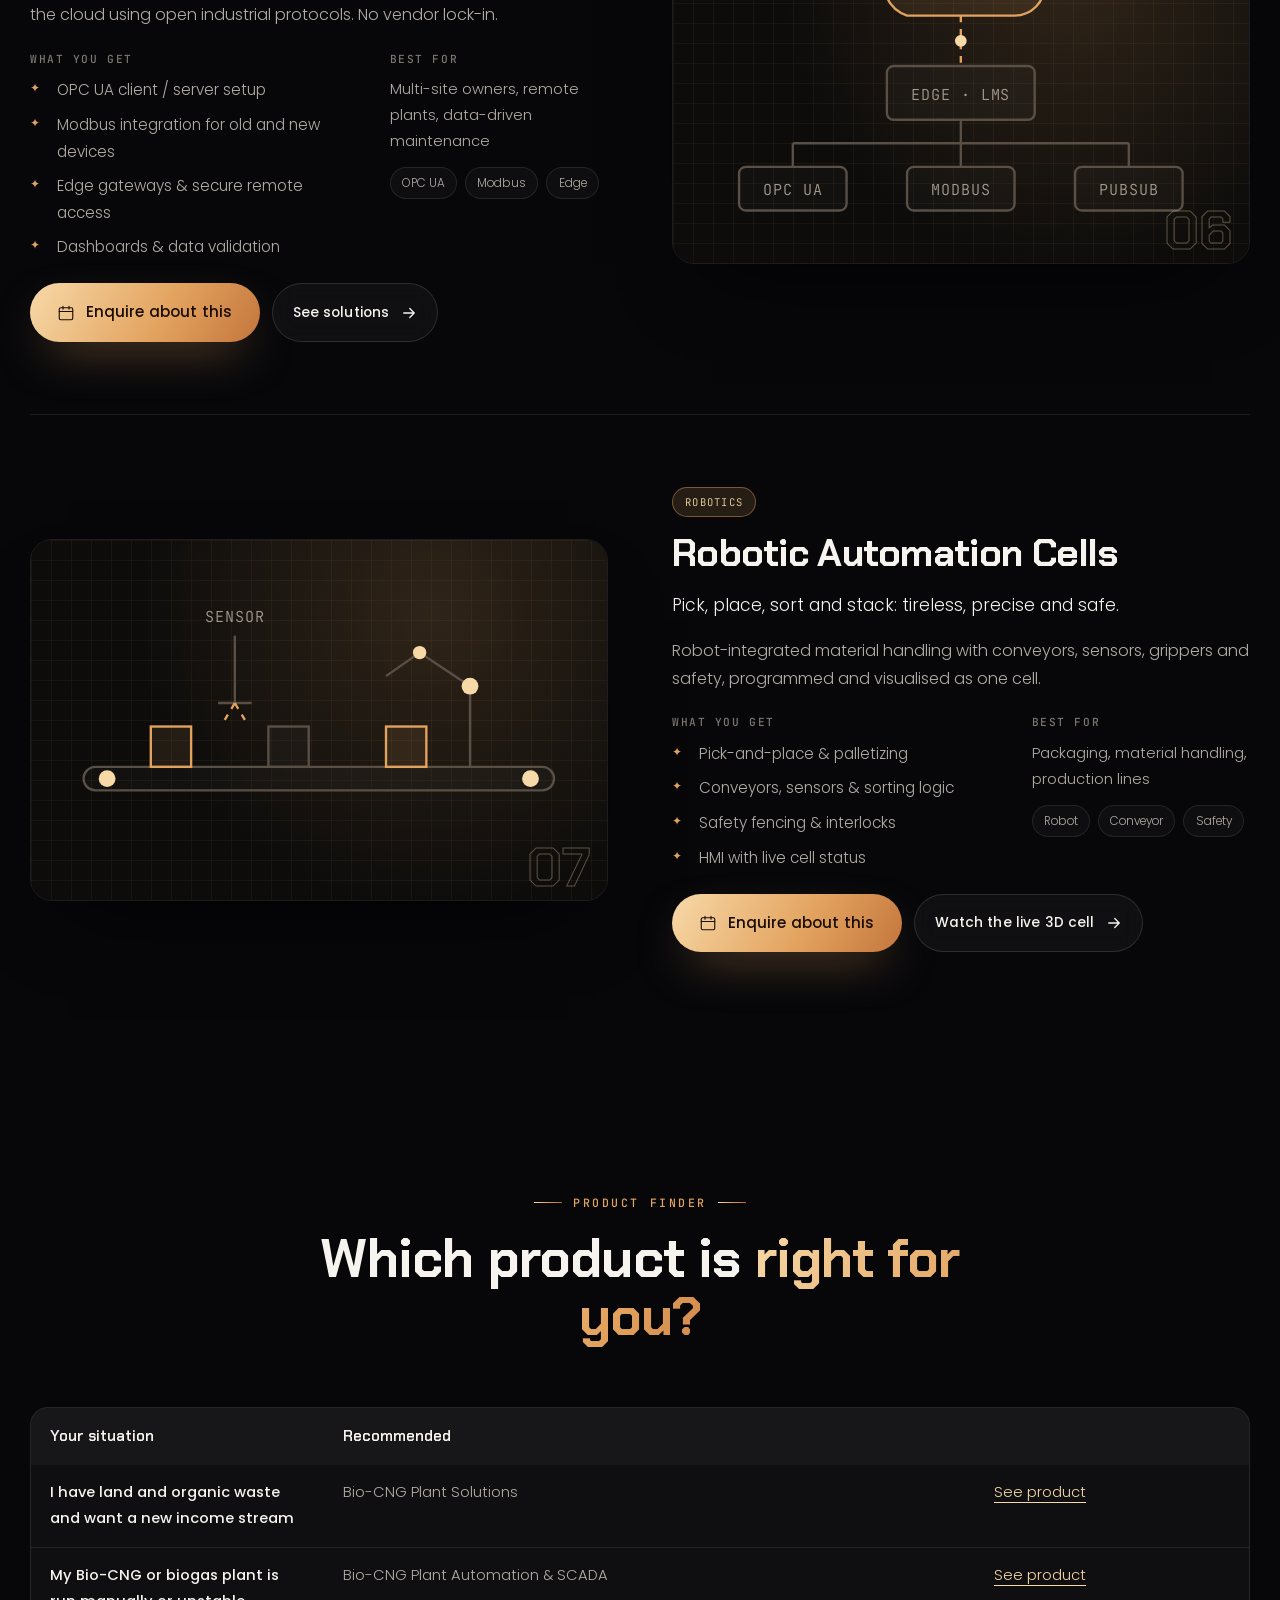
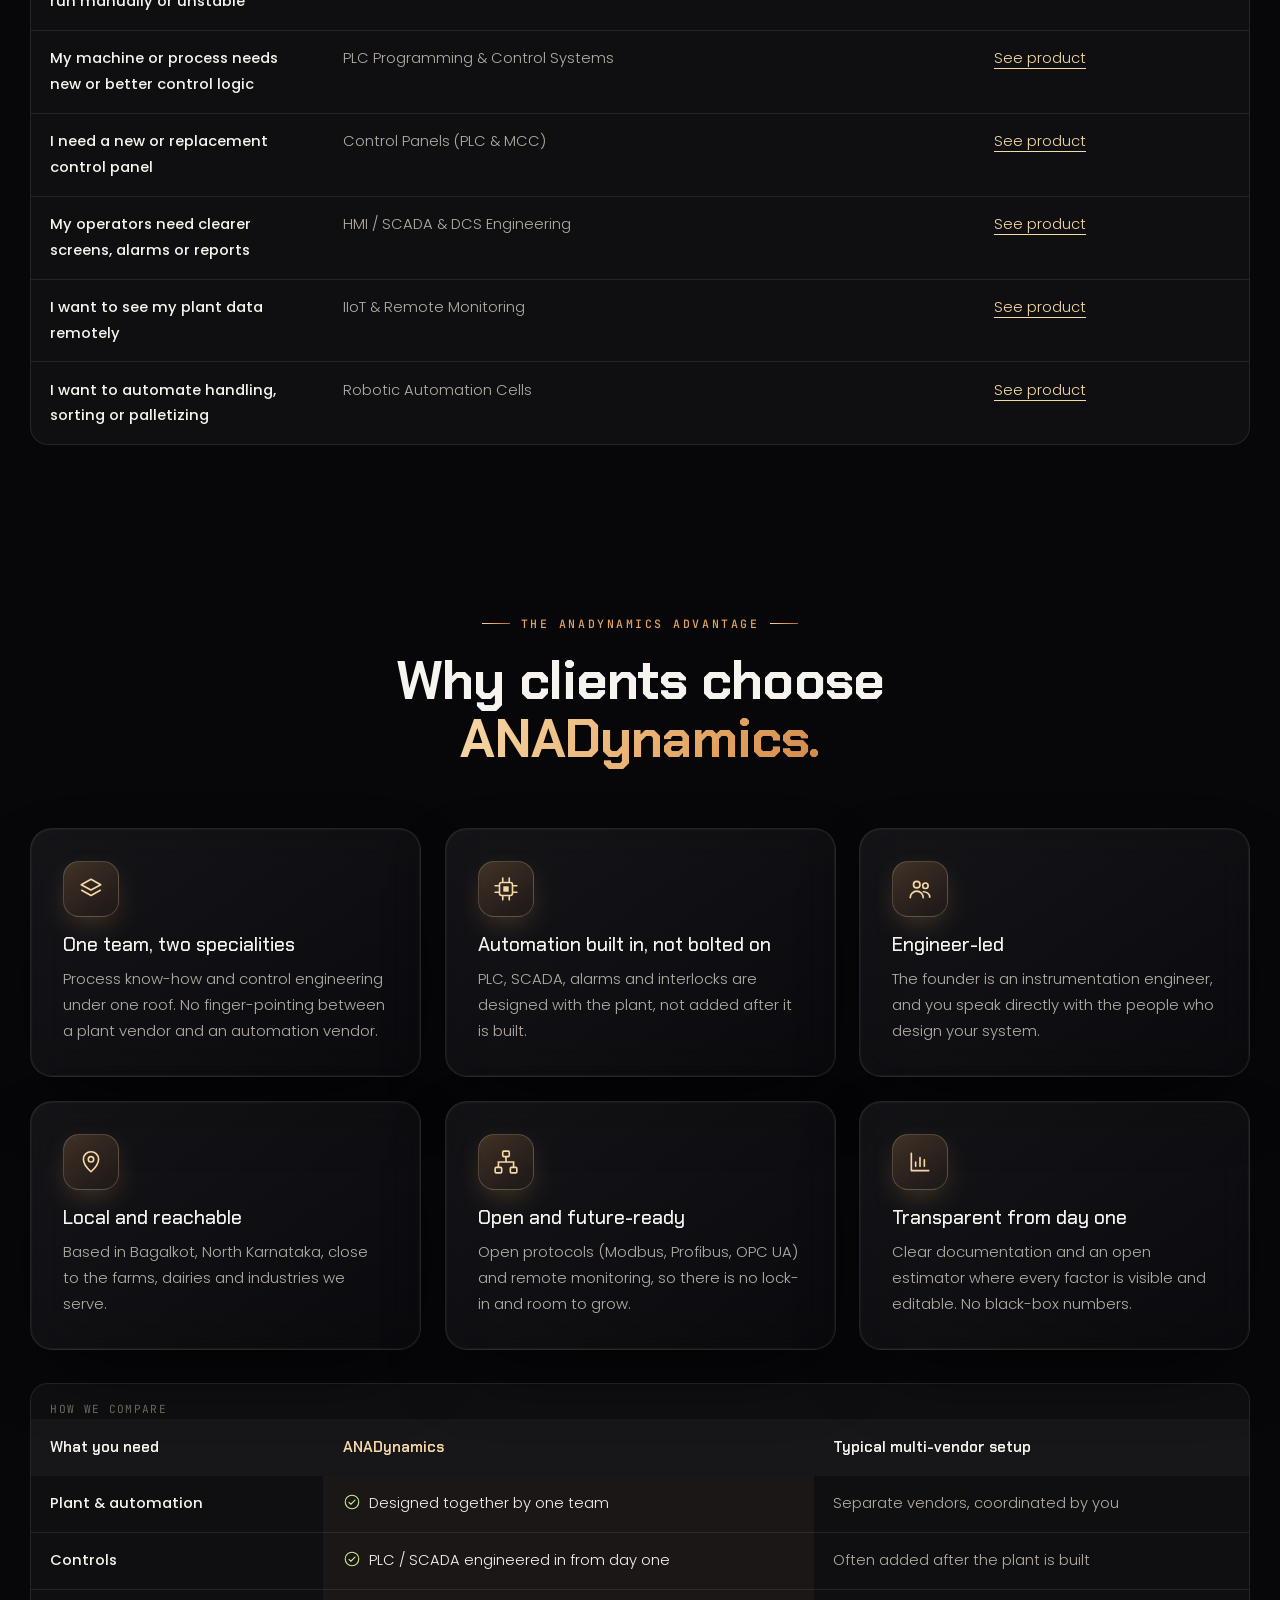
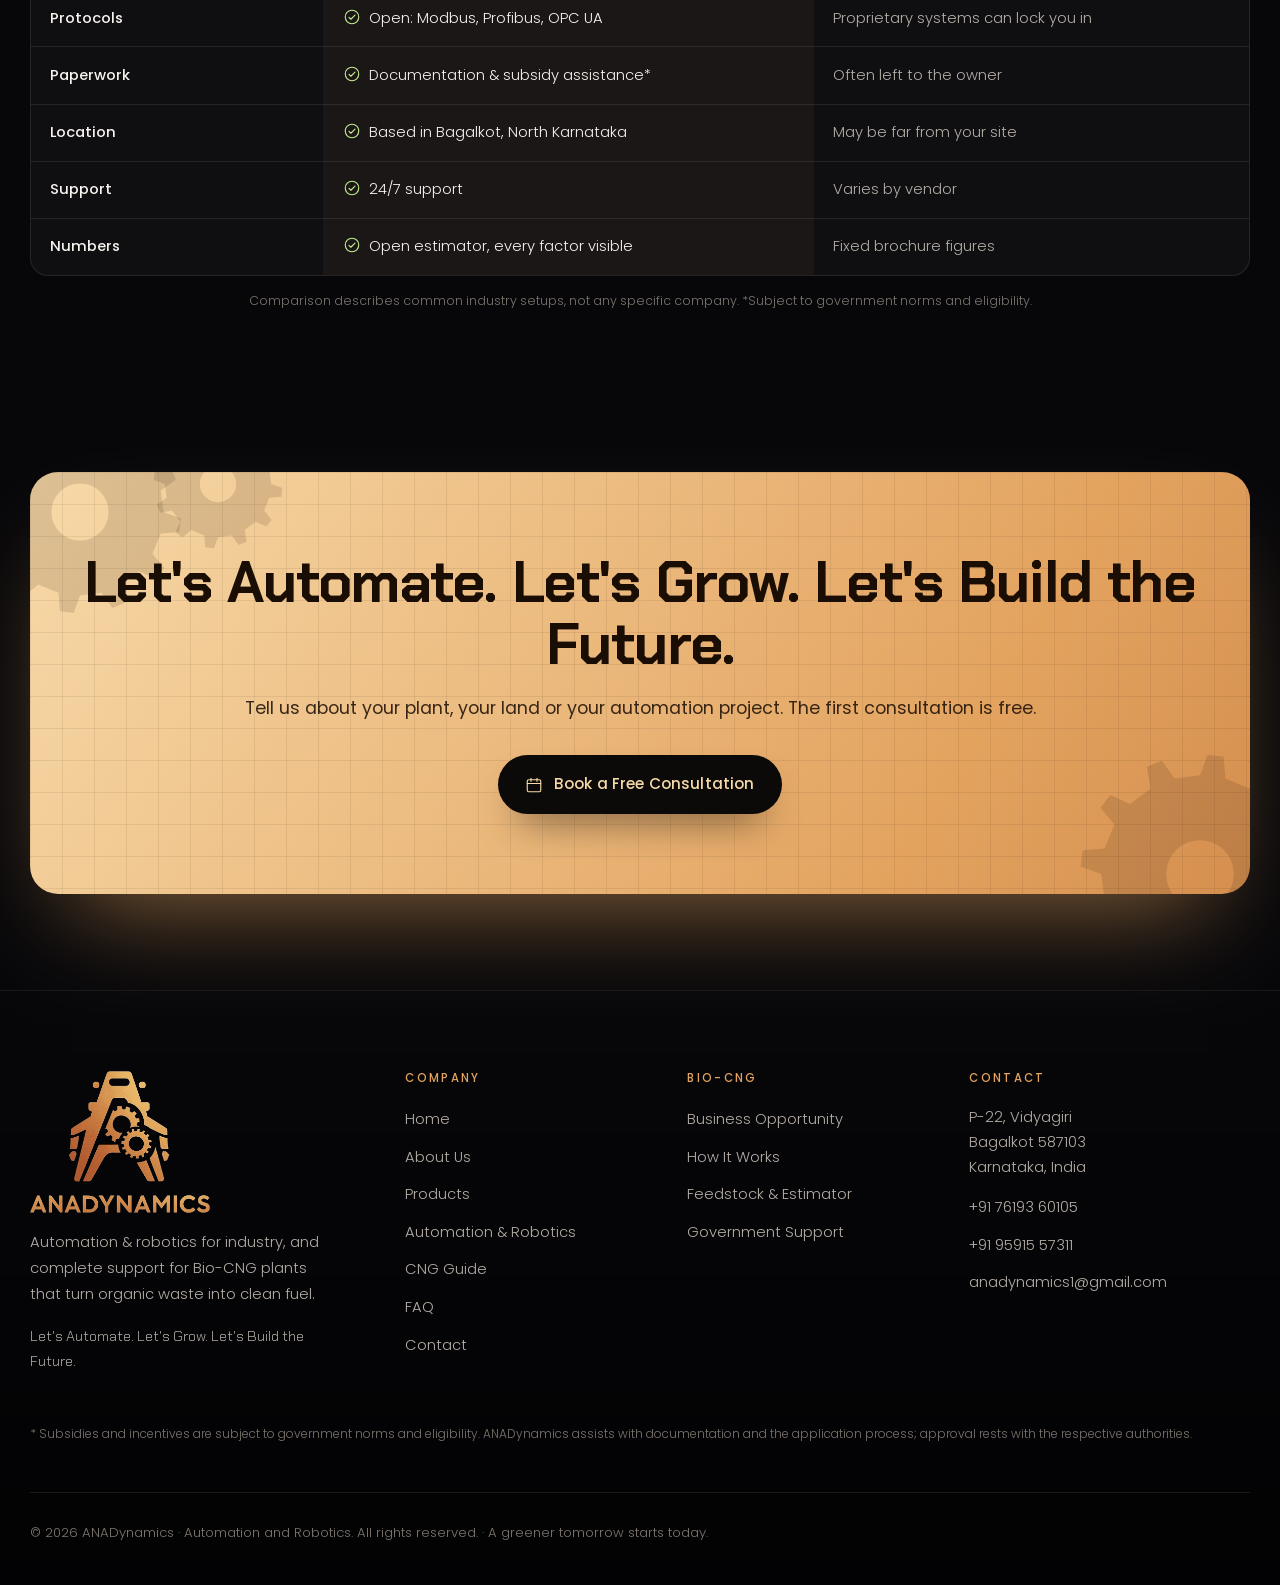
<file: products.html>
<!DOCTYPE html>
<html lang="en">
<head>
  <meta charset="UTF-8">
  <meta name="viewport" content="width=device-width, initial-scale=1, viewport-fit=cover">
  <title>Products | Bio-CNG Plants, SCADA, PLC, Panels, IIoT & Robotics | ANADynamics</title>
  <meta name="description" content="Explore ANADynamics products: Bio-CNG plant solutions, Bio-CNG automation & SCADA, PLC programming, control panels, HMI/SCADA & DCS, IIoT remote monitoring and robotic cells.">
  <meta name="theme-color" content="#07070a">
  <link rel="canonical" href="https://www.anadynamics.com/products.html"><!-- TODO: replace domain -->
  <meta property="og:type" content="website">
  <meta property="og:site_name" content="ANADynamics">
  <meta property="og:title" content="Products | Bio-CNG Plants, SCADA, PLC, Panels, IIoT & Robotics | ANADynamics">
  <meta property="og:description" content="Explore ANADynamics products: Bio-CNG plant solutions, Bio-CNG automation & SCADA, PLC programming, control panels, HMI/SCADA & DCS, IIoT remote monitoring and robotic cells.">
  <meta property="og:image" content="assets/images/og-image.jpg">
  <meta name="twitter:card" content="summary_large_image">
  <link rel="icon" href="favicon.ico" sizes="any">
  <link rel="icon" href="favicon.png" type="image/png">
  <link rel="apple-touch-icon" href="assets/icons/apple-touch-icon.png">
  <link rel="preconnect" href="https://fonts.googleapis.com">
  <link rel="preconnect" href="https://fonts.gstatic.com" crossorigin>
  <link href="https://fonts.googleapis.com/css2?family=Chakra+Petch:wght@600;700&family=Poppins:wght@300;400;500;600&family=JetBrains+Mono:wght@400&display=swap" rel="stylesheet">
  <script>document.documentElement.classList.add('js')</script>
  <link rel="stylesheet" href="css/style.css">
  <link rel="stylesheet" href="css/pages.css">
  <link rel="stylesheet" href="css/responsive.css">
</head>
<body id="top">
  <a class="skip-link" href="#main">Skip to content</a>
  
  <div class="blueprint" aria-hidden="true"></div>
  <!-- ================= ICON SPRITE ================= -->
  <svg width="0" height="0" style="position:absolute" aria-hidden="true" focusable="false">
    <symbol id="i-logic" viewBox="0 0 24 24"><path d="M3 5v14M21 5v14M3 9h4M10 9h4M17 9h4M3 15h6M15 15h6M7 7v4M10 7v4M14 7l3 4M14 11l3-4" fill="none" stroke="currentColor" stroke-width="1.5" stroke-linecap="round"/><circle cx="12" cy="15" r="3" fill="none" stroke="currentColor" stroke-width="1.5"/></symbol>
    <symbol id="i-hmi" viewBox="0 0 24 24"><rect x="2" y="3" width="20" height="14" rx="2" fill="none" stroke="currentColor" stroke-width="1.5"/><path d="M8 21h8M12 17v4" stroke="currentColor" stroke-width="1.5" stroke-linecap="round"/><path d="M5 13l3-3 3 2 4-5 4 3" fill="none" stroke="currentColor" stroke-width="1.5" stroke-linejoin="round"/></symbol>
    <symbol id="i-panel" viewBox="0 0 24 24"><rect x="4" y="2" width="16" height="20" rx="2" fill="none" stroke="currentColor" stroke-width="1.5"/><path d="M4 8h16M4 15h16M7 4.5v2M9.5 4.5v2M12 4.5v2M7 10.5v2.5M10 10.5v2.5M13 10.5v2.5" stroke="currentColor" stroke-width="1.5" stroke-linecap="round"/><circle cx="8" cy="18.5" r="1" fill="currentColor"/><circle cx="11" cy="18.5" r="1" fill="currentColor"/></symbol>
    <symbol id="i-factory" viewBox="0 0 24 24"><path d="M2 21V10l6 4V10l6 4V6l2-3h2l2 3v15H2z" fill="none" stroke="currentColor" stroke-width="1.5" stroke-linejoin="round"/><path d="M6 17h2M11 17h2M16 17h2" stroke="currentColor" stroke-width="1.5" stroke-linecap="round"/></symbol>
    <symbol id="i-bolt" viewBox="0 0 24 24"><path d="M13 2L4 14h7l-1 8 9-12h-7l1-8z" fill="none" stroke="currentColor" stroke-width="1.5" stroke-linejoin="round"/></symbol>
    <symbol id="i-network" viewBox="0 0 24 24"><rect x="9" y="2" width="6" height="5" rx="1" fill="none" stroke="currentColor" stroke-width="1.5"/><rect x="2" y="17" width="6" height="5" rx="1" fill="none" stroke="currentColor" stroke-width="1.5"/><rect x="16" y="17" width="6" height="5" rx="1" fill="none" stroke="currentColor" stroke-width="1.5"/><path d="M12 7v5M5 17v-5h14v5" fill="none" stroke="currentColor" stroke-width="1.5"/></symbol>
    <symbol id="i-chip" viewBox="0 0 24 24"><rect x="6" y="6" width="12" height="12" rx="2" fill="none" stroke="currentColor" stroke-width="1.5"/><rect x="9.5" y="9.5" width="5" height="5" fill="currentColor"/><path d="M9 2v3M15 2v3M9 19v3M15 19v3M2 9h3M2 15h3M19 9h3M19 15h3" stroke="currentColor" stroke-width="1.5" stroke-linecap="round"/></symbol>
    <symbol id="i-plug" viewBox="0 0 24 24"><path d="M7 3v5M17 3v5M5 8h14v3a7 7 0 0 1-14 0V8zM12 18v4" fill="none" stroke="currentColor" stroke-width="1.5" stroke-linecap="round"/></symbol>
    <symbol id="i-cloud" viewBox="0 0 24 24"><path d="M7 18h10a4 4 0 0 0 .6-7.95A6 6 0 0 0 6.1 11.1 3.5 3.5 0 0 0 7 18z" fill="none" stroke="currentColor" stroke-width="1.5" stroke-linejoin="round"/></symbol>
    <symbol id="i-tool" viewBox="0 0 24 24"><path d="M14.7 6.3a4 4 0 0 0-5.4 5.4L3 18l3 3 6.3-6.3a4 4 0 0 0 5.4-5.4l-2.5 2.5-2.5-.5-.5-2.5 2.5-2.5z" fill="none" stroke="currentColor" stroke-width="1.5" stroke-linejoin="round"/></symbol>
    <symbol id="i-shield" viewBox="0 0 24 24"><path d="M12 2l8 3v6c0 5-3.5 9-8 11-4.5-2-8-6-8-11V5l8-3z" fill="none" stroke="currentColor" stroke-width="1.5" stroke-linejoin="round"/><path d="M8.5 12l2.5 2.5 4.5-5" fill="none" stroke="currentColor" stroke-width="1.7" stroke-linecap="round" stroke-linejoin="round"/></symbol>
    <symbol id="i-layers" viewBox="0 0 24 24"><path d="M12 3l9 5-9 5-9-5 9-5zM3 13l9 5 9-5" fill="none" stroke="currentColor" stroke-width="1.5" stroke-linejoin="round"/></symbol>
    <symbol id="i-link" viewBox="0 0 24 24"><path d="M10 14a4 4 0 0 0 5.7 0l3-3a4 4 0 0 0-5.7-5.7l-1 1M14 10a4 4 0 0 0-5.7 0l-3 3a4 4 0 0 0 5.7 5.7l1-1" fill="none" stroke="currentColor" stroke-width="1.5" stroke-linecap="round"/></symbol>
    <symbol id="i-target" viewBox="0 0 24 24"><circle cx="12" cy="12" r="9" fill="none" stroke="currentColor" stroke-width="1.5"/><circle cx="12" cy="12" r="5" fill="none" stroke="currentColor" stroke-width="1.5"/><circle cx="12" cy="12" r="1.5" fill="currentColor"/></symbol>
    <symbol id="i-grad" viewBox="0 0 24 24"><path d="M2 9l10-5 10 5-10 5L2 9z" fill="none" stroke="currentColor" stroke-width="1.5" stroke-linejoin="round"/><path d="M6 11v5c0 1.5 2.7 3 6 3s6-1.5 6-3v-5M22 9v6" fill="none" stroke="currentColor" stroke-width="1.5"/></symbol>
    <symbol id="i-award" viewBox="0 0 24 24"><circle cx="12" cy="9" r="6" fill="none" stroke="currentColor" stroke-width="1.5"/><path d="M8.5 14L7 22l5-3 5 3-1.5-8" fill="none" stroke="currentColor" stroke-width="1.5" stroke-linejoin="round"/></symbol>
    <symbol id="i-lang" viewBox="0 0 24 24"><path d="M3 5h10M8 3v2M5 5c1 4 4 7 7 8M11 5c-1 4-4 7-7 8M13 21l4-9 4 9M14.5 18h5" fill="none" stroke="currentColor" stroke-width="1.5" stroke-linecap="round" stroke-linejoin="round"/></symbol>
    <symbol id="i-mail" viewBox="0 0 24 24"><rect x="3" y="5" width="18" height="14" rx="2" fill="none" stroke="currentColor" stroke-width="1.5"/><path d="M3.5 6.5l8.5 6 8.5-6" fill="none" stroke="currentColor" stroke-width="1.5"/></symbol>
    <symbol id="i-phone" viewBox="0 0 24 24"><path d="M5 3h3l2 5-2.5 1.5a11 11 0 0 0 7 7L16 14l5 2v3a2 2 0 0 1-2 2A17 17 0 0 1 3 5a2 2 0 0 1 2-2z" fill="none" stroke="currentColor" stroke-width="1.5" stroke-linejoin="round"/></symbol>
    <symbol id="i-whatsapp" viewBox="0 0 24 24"><path d="M4 20l1.3-3.9A8.5 8.5 0 1 1 8 19l-4 1z" fill="none" stroke="currentColor" stroke-width="1.5" stroke-linejoin="round"/></symbol>
    <symbol id="i-arrow" viewBox="0 0 24 24"><path d="M5 12h14M13 6l6 6-6 6" fill="none" stroke="currentColor" stroke-width="1.7" stroke-linecap="round" stroke-linejoin="round"/></symbol>
    <symbol id="i-plus" viewBox="0 0 24 24"><path d="M12 5v14M5 12h14" fill="none" stroke="currentColor" stroke-width="1.7" stroke-linecap="round"/></symbol>
    <symbol id="i-cal" viewBox="0 0 24 24"><rect x="3" y="5" width="18" height="16" rx="2" fill="none" stroke="currentColor" stroke-width="1.5"/><path d="M3 10h18M8 3v4M16 3v4" stroke="currentColor" stroke-width="1.5" stroke-linecap="round"/></symbol>
    <symbol id="i-star" viewBox="0 0 24 24"><path d="M12 2l2.4 7.4H22l-6.2 4.5 2.4 7.4L12 16.8l-6.2 4.5 2.4-7.4L2 9.4h7.6z" fill="currentColor"/></symbol>
  
    <symbol id="gear" viewBox="0 0 100 100"><path fill-rule="evenodd" d="M88.0 50.0 L95.9 52.9 L95.1 59.1 L86.7 59.8 L82.9 69.0 L88.3 75.5 L84.5 80.4 L76.9 76.9 L69.0 82.9 L70.5 91.2 L64.7 93.6 L59.8 86.7 L50.0 88.0 L47.1 95.9 L40.9 95.1 L40.2 86.7 L31.0 82.9 L24.5 88.3 L19.6 84.5 L23.1 76.9 L17.1 69.0 L8.8 70.5 L6.4 64.7 L13.3 59.8 L12.0 50.0 L4.1 47.1 L4.9 40.9 L13.3 40.2 L17.1 31.0 L11.7 24.5 L15.5 19.6 L23.1 23.1 L31.0 17.1 L29.5 8.8 L35.3 6.4 L40.2 13.3 L50.0 12.0 L52.9 4.1 L59.1 4.9 L59.8 13.3 L69.0 17.1 L75.5 11.7 L80.4 15.5 L76.9 23.1 L82.9 31.0 L91.2 29.5 L93.6 35.3 L86.7 40.2 Z M63 50 a13 13 0 1 0 -26 0 a13 13 0 1 0 26 0 Z"/></symbol>
    <symbol id="i-gear" viewBox="0 0 24 24"><circle cx="12" cy="12" r="3.2" fill="none" stroke="currentColor" stroke-width="1.5"/><path d="M12 2v3M12 19v3M2 12h3M19 12h3M4.9 4.9l2.1 2.1M17 17l2.1 2.1M4.9 19.1L7 17M17 7l2.1-2.1" stroke="currentColor" stroke-width="1.5" stroke-linecap="round"/><circle cx="12" cy="12" r="7" fill="none" stroke="currentColor" stroke-width="1.5"/></symbol>
    <symbol id="i-robot" viewBox="0 0 24 24"><path d="M4 21h8M8 21v-3l-2-5 6-6 5 3M12 7l1-3M17 10l3 1-1 3-3-1" fill="none" stroke="currentColor" stroke-width="1.5" stroke-linecap="round" stroke-linejoin="round"/><circle cx="12" cy="7" r="1.6" fill="currentColor"/><circle cx="6" cy="13" r="1.6" fill="currentColor"/></symbol>
    <symbol id="i-leaf" viewBox="0 0 24 24"><g fill="none" stroke="currentColor" stroke-width="1.5" stroke-linecap="round" stroke-linejoin="round"><path d="M5 19c0-8 6-14 15-14 0 9-6 15-14 15"/><path d="M5 19c3-4 6-6 10-8"/></g></symbol>
    <symbol id="i-fuel" viewBox="0 0 24 24"><g fill="none" stroke="currentColor" stroke-width="1.5" stroke-linecap="round" stroke-linejoin="round"><path d="M4 21V5a2 2 0 0 1 2-2h6a2 2 0 0 1 2 2v16M3 21h12M6 8h6"/><path d="M14 10h2a2 2 0 0 1 2 2v5a1.5 1.5 0 0 0 3 0V9l-3-3"/></g></symbol>
    <symbol id="i-rupee" viewBox="0 0 24 24"><g fill="none" stroke="currentColor" stroke-width="1.5" stroke-linecap="round" stroke-linejoin="round"><path d="M7 4h11M7 9h11M7 4c6 0 7 2.5 7 5s-2 5-7 5h-1l8 7"/></g></symbol>
    <symbol id="i-bank" viewBox="0 0 24 24"><g fill="none" stroke="currentColor" stroke-width="1.5" stroke-linecap="round" stroke-linejoin="round"><path d="M3 10l9-6 9 6M5 10v8M9.5 10v8M14.5 10v8M19 10v8M3 21h18M4 18h16"/></g></symbol>
    <symbol id="i-land" viewBox="0 0 24 24"><g fill="none" stroke="currentColor" stroke-width="1.5" stroke-linecap="round" stroke-linejoin="round"><path d="M3 18l5-9 4 6 3-4 6 7H3z"/><circle cx="17" cy="6" r="2"/></g></symbol>
    <symbol id="i-truck" viewBox="0 0 24 24"><g fill="none" stroke="currentColor" stroke-width="1.5" stroke-linecap="round" stroke-linejoin="round"><path d="M2 6h12v10H2zM14 10h4l3 3v3h-7"/><circle cx="6" cy="18" r="2"/><circle cx="17" cy="18" r="2"/></g></symbol>
    <symbol id="i-flask" viewBox="0 0 24 24"><g fill="none" stroke="currentColor" stroke-width="1.5" stroke-linecap="round" stroke-linejoin="round"><path d="M9 3h6M10 3v6l-5 9a2 2 0 0 0 1.8 3h10.4a2 2 0 0 0 1.8-3l-5-9V3M7.5 15h9"/></g></symbol>
    <symbol id="i-recycle" viewBox="0 0 24 24"><g fill="none" stroke="currentColor" stroke-width="1.5" stroke-linecap="round" stroke-linejoin="round"><path d="M7 19H4.5a2 2 0 0 1-1.7-3l2.2-3.8M9 7l1.3-2.2a2 2 0 0 1 3.4 0L16 8.6M17 19h2.5a2 2 0 0 0 1.7-3l-1.3-2.2"/><path d="M14 16l-3 3 3 3M5.5 9.5l.5 4-4-.5M18 5.5l-1.5 3.6-3.6-1.6"/></g></symbol>
    <symbol id="i-cow" viewBox="0 0 24 24"><g fill="none" stroke="currentColor" stroke-width="1.5" stroke-linecap="round" stroke-linejoin="round"><path d="M6 7c-2 0-3-1.5-3-3M18 7c2 0 3-1.5 3-3M6 7h12l-1 6H7L6 7zM8 13l-1 8M16 13l1 8M9 17h6"/><circle cx="9.5" cy="10" r=".6"/><circle cx="14.5" cy="10" r=".6"/></g></symbol>
    <symbol id="i-wheat" viewBox="0 0 24 24"><g fill="none" stroke="currentColor" stroke-width="1.5" stroke-linecap="round" stroke-linejoin="round"><path d="M12 22V8M12 8c-2-1-3-3-3-5 2 0 3 2 3 5zM12 8c2-1 3-3 3-5-2 0-3 2-3 5zM12 13c-2-1-3.5-2.5-4-4.5 2 .3 3.5 2 4 4.5zM12 13c2-1 3.5-2.5 4-4.5-2 .3-3.5 2-4 4.5zM12 18c-2-1-3.5-2.5-4-4.5 2 .3 3.5 2 4 4.5zM12 18c2-1 3.5-2.5 4-4.5-2 .3-3.5 2-4 4.5z"/></g></symbol>
    <symbol id="i-apple" viewBox="0 0 24 24"><g fill="none" stroke="currentColor" stroke-width="1.5" stroke-linecap="round" stroke-linejoin="round"><path d="M12 7c-1.5-1.5-5-1.5-6.5 1.5S5 16 7.5 19s3.5 1.5 4.5 1 2 1.5 4.5-1 3-8.5 1.5-10.5S13.5 5.5 12 7z"/><path d="M12 7c0-2 1-3.5 3-4"/></g></symbol>
    <symbol id="i-drop" viewBox="0 0 24 24"><g fill="none" stroke="currentColor" stroke-width="1.5" stroke-linecap="round" stroke-linejoin="round"><path d="M12 3s6 6.5 6 11a6 6 0 0 1-12 0c0-4.5 6-11 6-11z"/><path d="M9 14a3 3 0 0 0 3 3"/></g></symbol>
    <symbol id="i-flame" viewBox="0 0 24 24"><g fill="none" stroke="currentColor" stroke-width="1.5" stroke-linecap="round" stroke-linejoin="round"><path d="M12 21c4 0 7-2.7 7-6.5 0-4-3-6-4-9.5-2 1.5-3 3.5-3 5.5-1-1-1.5-2-1.5-3.5C7.5 9.5 5 12 5 14.5 5 18.3 8 21 12 21z"/></g></symbol>
    <symbol id="i-cyl" viewBox="0 0 24 24"><g fill="none" stroke="currentColor" stroke-width="1.5" stroke-linecap="round" stroke-linejoin="round"><rect x="7" y="6" width="10" height="15" rx="4"/><path d="M10 3h4M12 3v3M7 11h10"/></g></symbol>
    <symbol id="i-pin" viewBox="0 0 24 24"><g fill="none" stroke="currentColor" stroke-width="1.5" stroke-linecap="round" stroke-linejoin="round"><path d="M12 21s-7-6.2-7-11.5A7 7 0 0 1 19 9.5C19 14.8 12 21 12 21z"/><circle cx="12" cy="9.5" r="2.5"/></g></symbol>
    <symbol id="i-check" viewBox="0 0 24 24"><g fill="none" stroke="currentColor" stroke-width="1.5" stroke-linecap="round" stroke-linejoin="round"><circle cx="12" cy="12" r="9"/><path d="M8 12.5l2.5 2.5L16 9.5"/></g></symbol>
    <symbol id="i-clock" viewBox="0 0 24 24"><g fill="none" stroke="currentColor" stroke-width="1.5" stroke-linecap="round" stroke-linejoin="round"><circle cx="12" cy="12" r="9"/><path d="M12 7v5l3 2"/></g></symbol>
    <symbol id="i-headset" viewBox="0 0 24 24"><g fill="none" stroke="currentColor" stroke-width="1.5" stroke-linecap="round" stroke-linejoin="round"><path d="M4 14v-2a8 8 0 0 1 16 0v2"/><rect x="3" y="14" width="4" height="6" rx="1.5"/><rect x="17" y="14" width="4" height="6" rx="1.5"/><path d="M20 20c0 1-1 2-4 2h-2"/></g></symbol>
    <symbol id="i-doc" viewBox="0 0 24 24"><g fill="none" stroke="currentColor" stroke-width="1.5" stroke-linecap="round" stroke-linejoin="round"><path d="M6 3h8l4 4v14H6zM14 3v4h4M9 12h6M9 16h6"/></g></symbol>
    <symbol id="i-team" viewBox="0 0 24 24"><g fill="none" stroke="currentColor" stroke-width="1.5" stroke-linecap="round" stroke-linejoin="round"><circle cx="9" cy="8" r="3"/><circle cx="17" cy="9" r="2.5"/><path d="M3 20c0-3.3 2.7-6 6-6s6 2.7 6 6M15 14.5c3 0 6 1.8 6 5"/></g></symbol>
    <symbol id="i-info" viewBox="0 0 24 24"><g fill="none" stroke="currentColor" stroke-width="1.5" stroke-linecap="round" stroke-linejoin="round"><circle cx="12" cy="12" r="9"/><path d="M12 11v6M12 7.5v.01"/></g></symbol>
    <symbol id="i-chart" viewBox="0 0 24 24"><g fill="none" stroke="currentColor" stroke-width="1.5" stroke-linecap="round" stroke-linejoin="round"><path d="M4 20V4M4 20h16M8 16v-4M12 16V8M16 16v-6"/></g></symbol>
    <symbol id="i-plant" viewBox="0 0 24 24"><g fill="none" stroke="currentColor" stroke-width="1.5" stroke-linecap="round" stroke-linejoin="round"><path d="M3 21h18M5 21v-8a3 3 0 0 1 6 0v8M13 21V9a4 4 0 0 1 8 0v12M8 7V3M17 5V2"/></g></symbol>
    <symbol id="i-ext" viewBox="0 0 24 24"><g fill="none" stroke="currentColor" stroke-width="1.5" stroke-linecap="round" stroke-linejoin="round"><path d="M14 4h6v6M20 4l-9 9M18 14v5a1 1 0 0 1-1 1H5a1 1 0 0 1-1-1V7a1 1 0 0 1 1-1h5"/></g></symbol>
    <symbol id="i-car" viewBox="0 0 24 24"><g fill="none" stroke="currentColor" stroke-width="1.5" stroke-linecap="round" stroke-linejoin="round"><path d="M3 16v-4l2-5h14l2 5v4H3zM5 12h14"/><circle cx="7" cy="16.5" r="1.8"/><circle cx="17" cy="16.5" r="1.8"/></g></symbol>
    <symbol id="i-home" viewBox="0 0 24 24"><g fill="none" stroke="currentColor" stroke-width="1.5" stroke-linecap="round" stroke-linejoin="round"><path d="M3 11l9-7 9 7M5 10v10h14V10M10 20v-6h4v6"/></g></symbol>
    <symbol id="art-dcs" viewBox="0 0 320 180">
      <rect x="120" y="14" width="80" height="34" rx="4" class="a-box"/><text x="160" y="36" class="a-txt">OPERATOR HMI</text>
      <path d="M160 48v18M40 66h240" class="a-line"/>
      <path d="M60 66v18M160 66v18M260 66v18" class="a-line"/>
      <rect x="22" y="84" width="76" height="30" rx="4" class="a-box"/><text x="60" y="103" class="a-txt">ENG. SERVER</text>
      <rect x="122" y="84" width="76" height="30" rx="4" class="a-box a-hl"/><text x="160" y="103" class="a-txt">CONTROLLER</text>
      <rect x="222" y="84" width="76" height="30" rx="4" class="a-box"/><text x="260" y="103" class="a-txt">HISTORY</text>
      <path d="M160 114v18M100 132h120M100 132v14M140 132v14M180 132v14M220 132v14" class="a-line"/>
      <rect x="88" y="146" width="24" height="20" class="a-io"/><rect x="128" y="146" width="24" height="20" class="a-io"/><rect x="168" y="146" width="24" height="20" class="a-io"/><rect x="208" y="146" width="24" height="20" class="a-io"/>
      <circle cx="160" cy="66" r="3.5" class="a-dot"/>
    </symbol>
    <symbol id="art-plc" viewBox="0 0 320 180">
      <rect x="40" y="40" width="240" height="100" rx="6" class="a-box"/>
      <rect x="52" y="52" width="44" height="76" rx="3" class="a-box a-hl"/><text x="74" y="94" class="a-txt">CPU</text>
      <g class="a-mods"><rect x="104" y="52" width="26" height="76" rx="2"/><rect x="136" y="52" width="26" height="76" rx="2"/><rect x="168" y="52" width="26" height="76" rx="2"/><rect x="200" y="52" width="26" height="76" rx="2"/><rect x="232" y="52" width="36" height="76" rx="2"/></g>
      <g class="a-leds"><circle cx="117" cy="62" r="2.4"/><circle cx="149" cy="62" r="2.4"/><circle cx="181" cy="62" r="2.4"/><circle cx="213" cy="62" r="2.4"/></g>
      <path d="M117 140v20M149 140v26M181 140v20M213 140v26" class="a-line"/>
      <path d="M20 24h60M240 24h60" class="a-line a-dash"/>
    </symbol>
    <symbol id="art-iiot" viewBox="0 0 320 180">
      <path d="M128 50h64a18 18 0 0 0 0-36 26 26 0 0 0-50-4 20 20 0 0 0-14 40z" class="a-box a-hl"/><text x="160" y="38" class="a-txt">CLOUD</text>
      <path d="M160 50v30" class="a-line a-dash"/>
      <rect x="116" y="80" width="88" height="32" rx="4" class="a-box"/><text x="160" y="100" class="a-txt">EDGE · LMS</text>
      <path d="M160 112v14M60 126h200M60 126v14M160 126v14M260 126v14" class="a-line"/>
      <rect x="28" y="140" width="64" height="26" rx="4" class="a-box"/><text x="60" y="157" class="a-txt">OPC UA</text>
      <rect x="128" y="140" width="64" height="26" rx="4" class="a-box"/><text x="160" y="157" class="a-txt">MODBUS</text>
      <rect x="228" y="140" width="64" height="26" rx="4" class="a-box"/><text x="260" y="157" class="a-txt">PUBSUB</text>
      <circle cx="160" cy="65" r="3.5" class="a-dot"/>
    </symbol>
    <symbol id="art-panel" viewBox="0 0 320 180">
      <rect x="70" y="14" width="180" height="152" rx="6" class="a-box"/>
      <path d="M84 40h152M84 92h152M84 140h152" class="a-line a-dash"/>
      <g class="a-mods"><rect x="90" y="26" width="16" height="28"/><rect x="110" y="26" width="16" height="28"/><rect x="130" y="26" width="16" height="28"/><rect x="150" y="26" width="16" height="28"/></g>
      <rect x="180" y="24" width="50" height="32" rx="3" class="a-box a-hl"/>
      <g class="a-mods"><rect x="90" y="74" width="30" height="36"/><rect x="126" y="74" width="30" height="36"/><rect x="162" y="74" width="30" height="36"/><rect x="198" y="74" width="30" height="36"/></g>
      <g class="a-leds"><circle cx="105" cy="128" r="4"/><circle cx="125" cy="128" r="4"/><circle cx="145" cy="128" r="4"/></g>
      <path d="M180 128h48M180 152h48" class="a-line"/>
    </symbol>
    <symbol id="art-process" viewBox="0 0 320 180">
      <rect x="30" y="50" width="56" height="90" rx="6" class="a-box"/><rect x="132" y="50" width="56" height="90" rx="6" class="a-box"/><rect x="234" y="50" width="56" height="90" rx="6" class="a-box"/>
      <rect x="32" y="96" width="52" height="42" rx="4" class="a-fill"/><rect x="134" y="80" width="52" height="58" rx="4" class="a-fill"/><rect x="236" y="110" width="52" height="28" rx="4" class="a-fill"/>
      <path d="M86 70h46M188 70h46" class="a-line"/>
      <circle cx="109" cy="70" r="7" class="a-box a-hl"/><circle cx="211" cy="70" r="7" class="a-box a-hl"/>
      <text x="58" y="40" class="a-txt">TT</text><text x="160" y="40" class="a-txt">LT</text><text x="262" y="40" class="a-txt">FT</text>
      <path d="M20 160h280" class="a-line a-dash"/>
    </symbol>
    <symbol id="art-conveyor" viewBox="0 0 320 180">
      <rect x="20" y="118" width="280" height="14" rx="7" class="a-box"/>
      <circle cx="34" cy="125" r="5" class="a-dot"/><circle cx="286" cy="125" r="5" class="a-dot"/>
      <rect x="60" y="94" width="24" height="24" class="a-box a-hl"/><rect x="130" y="94" width="24" height="24" class="a-box"/><rect x="200" y="94" width="24" height="24" class="a-box a-hl"/>
      <path d="M250 118V70l-30-20 -20 14" class="a-line"/><circle cx="250" cy="70" r="5" class="a-dot"/><circle cx="220" cy="50" r="4" class="a-dot"/>
      <path d="M110 40v40M100 80h20" class="a-line"/><path d="M110 80l-6 10M110 80l6 10" class="a-line a-dash"/>
      <text x="110" y="32" class="a-txt">SENSOR</text>
    </symbol>
  </svg>

  <header class="site-header">
    <nav class="nav container" aria-label="Primary">
      <a href="index.html" class="brand" aria-label="ANADynamics home">
        <img src="assets/images/logo-mark-sm.png" alt="" width="87" height="96" class="brand-mark">
        <span class="brand-text">ANA<em>Dynamics</em></span>
      </a>
      <button class="nav-toggle" aria-expanded="false" aria-controls="nav-menu" aria-label="Open menu"><span></span><span></span><span></span></button>
      <ul class="nav-menu" id="nav-menu">
        <li><a href="index.html" class="nav-link">Home</a></li>
        <li><a href="products.html" class="nav-link active" aria-current="page">Products</a></li>
        <li><a href="automation.html" class="nav-link">Automation</a></li>
        <li class="has-sub"><button type="button" class="nav-link sub-toggle" aria-expanded="false" aria-haspopup="true">Bio-CNG</button>
          <ul class="sub"><li><a href="bio-cng.html"><strong>Business Opportunity</strong><span>Why invest, land, returns</span></a></li><li><a href="how-it-works.html"><strong>How It Works</strong><span>Process &amp; 3D plant tour</span></a></li><li><a href="feedstock.html"><strong>Feedstock &amp; Estimator</strong><span>Calculate your plant output</span></a></li><li><a href="subsidies.html"><strong>Government Support</strong><span>Schemes, approvals &amp; documents</span></a></li></ul></li>
        <li><a href="cng.html" class="nav-link">CNG Guide</a></li>
        <li><a href="about.html" class="nav-link">About</a></li>
        <li><a href="faq.html" class="nav-link">FAQ</a></li>
        <li><a href="contact.html" class="btn btn-gold btn-sm nav-cta">Contact Us</a></li>
      </ul>
    </nav>
  </header>

  <main id="main">
    <section class="page-hero plain" aria-labelledby="ph-title">
      <div class="container">
        <nav aria-label="Breadcrumb"><ol class="crumbs reveal"><li><a href="index.html">Home</a></li><li aria-current="page">Products</li></ol></nav>
        <p class="kicker reveal" style="margin-top:1.4rem">Our Products</p>
        <h1 id="ph-title" class="reveal">Engineered to run. <em class="gold-text">Built to last.</em></h1>
        <p class="lead-p reveal">Seven product lines, from complete Bio-CNG plant solutions to control panels and robotic cells. Each one is designed, programmed and supported by the same engineering team.</p>
        <div class="hero-actions reveal"><a href="#choose" class="btn btn-gold"><svg class="ic" aria-hidden="true"><use href="#i-target"/></svg><span>Help me choose</span></a><a href="contact.html" class="btn btn-glass"><span>Talk to an engineer</span><svg class="ic" aria-hidden="true"><use href="#i-arrow"/></svg></a></div>
      </div>
    </section>
    <nav class="pnav" aria-label="Products on this page"><div class="container pnav-track"><a href="#biocng-plant" class="pnav-chip">Bio-CNG Plant Solutions</a><a href="#biocng-scada" class="pnav-chip">Bio-CNG Plant Automation &amp; SCADA</a><a href="#plc" class="pnav-chip">PLC Programming &amp; Control Systems</a><a href="#panels" class="pnav-chip">Control Panels (PLC &amp; MCC)</a><a href="#hmi" class="pnav-chip">HMI / SCADA &amp; DCS Engineering</a><a href="#iiot" class="pnav-chip">IIoT &amp; Remote Monitoring</a><a href="#robotics" class="pnav-chip">Robotic Automation Cells</a></div></nav>
    <section class="section" aria-label="Product details" style="padding-top:3rem">
      <div class="container">
        <article class="pshow eco" id="biocng-plant" aria-labelledby="biocng-plant-t">
          <div class="pshow-visual reveal" data-tilt data-tilt-max="4"><div class="pv pv-lg pv-photo"><picture><source srcset="assets/images/biocng-plant.webp" type="image/webp"><img src="assets/images/biocng-plant.jpg" alt="Bio-CNG plant with green-domed digesters and upgrading unit" width="1149" height="636" loading="lazy" decoding="async"></picture></div><span class="pshow-n">01</span></div>
          <div class="pshow-body">
            <span class="badge badge-eco reveal">Flagship · Clean Energy</span>
            <h2 id="biocng-plant-t" class="reveal">Bio-CNG Plant Solutions</h2>
            <p class="pf-promise reveal">From organic waste to clean fuel, delivered as one coordinated project.</p>
            <p class="reveal" style="color:var(--text-2)">We take you from an empty plot and a feedstock source to a running Bio-CNG plant: feasibility, sizing, plant automation, documentation and commissioning support, all handled by one team that understands both the process and its control.</p>
            <div class="pshow-cols reveal">
              <div><h3>What you get</h3><ul class="ticks"><li>Site, land &amp; feedstock assessment</li><li>Plant sizing matched to your feedstock and budget</li><li>Upgrading to Bio-CNG quality (≥ 90% CH₄, IS 16087)</li><li>PLC / SCADA control built in from day one</li><li>Documentation &amp; subsidy-application assistance*</li><li>Commissioning support and 24/7 assistance</li></ul></div>
              <div><h3>Best for</h3><p>Landowners with 2+ acres, dairy farms, farmers, entrepreneurs</p><ul class="pills sm" style="margin-top:.8rem"><li>2+ acres</li><li>5 feedstocks</li><li>Subsidy support*</li></ul></div>
            </div>
            <div class="pf-actions reveal">
              <a href="contact.html?enquiry=bio-cng" class="btn btn-eco"><svg class="ic" aria-hidden="true"><use href="#i-cal"/></svg><span>Enquire about this</span></a>
              <a href="bio-cng.html#explore" class="btn btn-glass btn-sm"><span>Explore the plant in 3D</span><svg class="ic" aria-hidden="true"><use href="#i-arrow"/></svg></a><a href="feedstock.html#estimator" class="btn btn-glass btn-sm"><span>Estimate your output</span><svg class="ic" aria-hidden="true"><use href="#i-arrow"/></svg></a>
            </div>
          </div>
        </article>
        <article class="pshow rev eco" id="biocng-scada" aria-labelledby="biocng-scada-t">
          <div class="pshow-visual reveal" data-tilt data-tilt-max="4"><div class="pv pv-lg"><svg viewBox="0 0 320 180" aria-hidden="true"><use href="#art-process"/></svg></div><span class="pshow-n">02</span></div>
          <div class="pshow-body">
            <span class="badge badge-eco reveal">Bio-CNG · Automation</span>
            <h2 id="biocng-scada-t" class="reveal">Bio-CNG Plant Automation &amp; SCADA</h2>
            <p class="pf-promise reveal">Every digester, valve and compressor on one screen.</p>
            <p class="reveal" style="color:var(--text-2)">A control system designed specifically for Bio-CNG: stable digesters, steady gas quality and safe compression, with the data to prove it.</p>
            <div class="pshow-cols reveal">
              <div><h3>What you get</h3><ul class="ticks"><li>Feeding, digester temperature &amp; pH control</li><li>Gas holder, upgrading &amp; compressor monitoring</li><li>Alarms, trends, shift and production reports</li><li>Gas detection &amp; emergency-shutdown interlocks</li><li>Remote monitoring from phone or laptop</li></ul></div>
              <div><h3>Best for</h3><p>New Bio-CNG and biogas plants, and upgrades of manually run plants</p><ul class="pills sm" style="margin-top:.8rem"><li>PLC</li><li>SCADA</li><li>Remote</li></ul></div>
            </div>
            <div class="pf-actions reveal">
              <a href="contact.html?enquiry=bio-cng" class="btn btn-eco"><svg class="ic" aria-hidden="true"><use href="#i-cal"/></svg><span>Enquire about this</span></a>
              <a href="how-it-works.html#automation" class="btn btn-glass btn-sm"><span>What we monitor</span><svg class="ic" aria-hidden="true"><use href="#i-arrow"/></svg></a>
            </div>
          </div>
        </article>
        <article class="pshow" id="plc" aria-labelledby="plc-t">
          <div class="pshow-visual reveal" data-tilt data-tilt-max="4"><div class="pv pv-lg"><svg viewBox="0 0 320 180" aria-hidden="true"><use href="#art-plc"/></svg></div><span class="pshow-n">03</span></div>
          <div class="pshow-body">
            <span class="badge badge-gold reveal">Automation</span>
            <h2 id="plc-t" class="reveal">PLC Programming &amp; Control Systems</h2>
            <p class="pf-promise reveal">Clean, structured logic that operators trust and engineers can maintain.</p>
            <p class="reveal" style="color:var(--text-2)">Ladder and function block programming from single machines to complete process units, tested before it reaches your plant.</p>
            <div class="pshow-cols reveal">
              <div><h3>What you get</h3><ul class="ticks"><li>Ladder (LAD) &amp; function block (FBD) logic</li><li>PID loops and sequence control</li><li>Simulation, testing &amp; on-site commissioning</li><li>Allen-Bradley, Siemens, Mitsubishi, Delta and more</li></ul></div>
              <div><h3>Best for</h3><p>Machine builders, process plants, retrofits</p><ul class="pills sm" style="margin-top:.8rem"><li>LAD</li><li>FBD</li><li>PID</li></ul></div>
            </div>
            <div class="pf-actions reveal">
              <a href="contact.html?enquiry=automation" class="btn btn-gold"><svg class="ic" aria-hidden="true"><use href="#i-cal"/></svg><span>Enquire about this</span></a>
              <a href="automation.html#services" class="btn btn-glass btn-sm"><span>Automation services</span><svg class="ic" aria-hidden="true"><use href="#i-arrow"/></svg></a>
            </div>
          </div>
        </article>
        <article class="pshow rev" id="panels" aria-labelledby="panels-t">
          <div class="pshow-visual reveal" data-tilt data-tilt-max="4"><div class="pv pv-lg"><svg viewBox="0 0 320 180" aria-hidden="true"><use href="#art-panel"/></svg></div><span class="pshow-n">04</span></div>
          <div class="pshow-body">
            <span class="badge badge-gold reveal">Hardware</span>
            <h2 id="panels-t" class="reveal">Control Panels (PLC &amp; MCC)</h2>
            <p class="pf-promise reveal">Panels designed around the logic they run, not the other way round.</p>
            <p class="reveal" style="color:var(--text-2)">Panel layout, wiring and documentation engineered together with the control logic, then tested before dispatch.</p>
            <div class="pshow-cols reveal">
              <div><h3>What you get</h3><ul class="ticks"><li>I/O configuration &amp; panel layout</li><li>Control and power wiring diagrams</li><li>Bill of materials &amp; component selection</li><li>Cold &amp; hot testing</li></ul></div>
              <div><h3>Best for</h3><p>New plants, expansions and panel replacements</p><ul class="pills sm" style="margin-top:.8rem"><li>AutoCAD Electrical</li><li>I/O</li><li>BOM</li></ul></div>
            </div>
            <div class="pf-actions reveal">
              <a href="contact.html?enquiry=automation" class="btn btn-gold"><svg class="ic" aria-hidden="true"><use href="#i-cal"/></svg><span>Enquire about this</span></a>
              <a href="automation.html#solutions" class="btn btn-glass btn-sm"><span>See solutions</span><svg class="ic" aria-hidden="true"><use href="#i-arrow"/></svg></a>
            </div>
          </div>
        </article>
        <article class="pshow" id="hmi" aria-labelledby="hmi-t">
          <div class="pshow-visual reveal" data-tilt data-tilt-max="4"><div class="pv pv-lg"><svg viewBox="0 0 320 180" aria-hidden="true"><use href="#art-dcs"/></svg></div><span class="pshow-n">05</span></div>
          <div class="pshow-body">
            <span class="badge badge-gold reveal">Visualization</span>
            <h2 id="hmi-t" class="reveal">HMI / SCADA &amp; DCS Engineering</h2>
            <p class="pf-promise reveal">Screens that show operators what matters, the moment it matters.</p>
            <p class="reveal" style="color:var(--text-2)">Operator graphics, faceplates, alarms and historians for SCADA and distributed control systems, including migrations and upgrades.</p>
            <div class="pshow-cols reveal">
              <div><h3>What you get</h3><ul class="ticks"><li>Process graphics &amp; faceplates</li><li>Alarm management &amp; trends</li><li>Historian and reporting</li><li>System migrations &amp; HMI upgrades</li></ul></div>
              <div><h3>Best for</h3><p>Process &amp; power plants, control-room upgrades</p><ul class="pills sm" style="margin-top:.8rem"><li>HMI</li><li>SCADA</li><li>DCS</li></ul></div>
            </div>
            <div class="pf-actions reveal">
              <a href="contact.html?enquiry=automation" class="btn btn-gold"><svg class="ic" aria-hidden="true"><use href="#i-cal"/></svg><span>Enquire about this</span></a>
              <a href="automation.html#services" class="btn btn-glass btn-sm"><span>Automation services</span><svg class="ic" aria-hidden="true"><use href="#i-arrow"/></svg></a>
            </div>
          </div>
        </article>
        <article class="pshow rev" id="iiot" aria-labelledby="iiot-t">
          <div class="pshow-visual reveal" data-tilt data-tilt-max="4"><div class="pv pv-lg"><svg viewBox="0 0 320 180" aria-hidden="true"><use href="#art-iiot"/></svg></div><span class="pshow-n">06</span></div>
          <div class="pshow-body">
            <span class="badge badge-gold reveal">Industrial IoT</span>
            <h2 id="iiot-t" class="reveal">IIoT &amp; Remote Monitoring</h2>
            <p class="pf-promise reveal">Your plant data, securely available wherever you are.</p>
            <p class="reveal" style="color:var(--text-2)">Connect field devices, PLCs and legacy equipment to dashboards and the cloud using open industrial protocols. No vendor lock-in.</p>
            <div class="pshow-cols reveal">
              <div><h3>What you get</h3><ul class="ticks"><li>OPC UA client / server setup</li><li>Modbus integration for old and new devices</li><li>Edge gateways &amp; secure remote access</li><li>Dashboards &amp; data validation</li></ul></div>
              <div><h3>Best for</h3><p>Multi-site owners, remote plants, data-driven maintenance</p><ul class="pills sm" style="margin-top:.8rem"><li>OPC UA</li><li>Modbus</li><li>Edge</li></ul></div>
            </div>
            <div class="pf-actions reveal">
              <a href="contact.html?enquiry=automation" class="btn btn-gold"><svg class="ic" aria-hidden="true"><use href="#i-cal"/></svg><span>Enquire about this</span></a>
              <a href="automation.html#solutions" class="btn btn-glass btn-sm"><span>See solutions</span><svg class="ic" aria-hidden="true"><use href="#i-arrow"/></svg></a>
            </div>
          </div>
        </article>
        <article class="pshow" id="robotics" aria-labelledby="robotics-t">
          <div class="pshow-visual reveal" data-tilt data-tilt-max="4"><div class="pv pv-lg"><svg viewBox="0 0 320 180" aria-hidden="true"><use href="#art-conveyor"/></svg></div><span class="pshow-n">07</span></div>
          <div class="pshow-body">
            <span class="badge badge-gold reveal">Robotics</span>
            <h2 id="robotics-t" class="reveal">Robotic Automation Cells</h2>
            <p class="pf-promise reveal">Pick, place, sort and stack: tireless, precise and safe.</p>
            <p class="reveal" style="color:var(--text-2)">Robot-integrated material handling with conveyors, sensors, grippers and safety, programmed and visualised as one cell.</p>
            <div class="pshow-cols reveal">
              <div><h3>What you get</h3><ul class="ticks"><li>Pick-and-place &amp; palletizing</li><li>Conveyors, sensors &amp; sorting logic</li><li>Safety fencing &amp; interlocks</li><li>HMI with live cell status</li></ul></div>
              <div><h3>Best for</h3><p>Packaging, material handling, production lines</p><ul class="pills sm" style="margin-top:.8rem"><li>Robot</li><li>Conveyor</li><li>Safety</li></ul></div>
            </div>
            <div class="pf-actions reveal">
              <a href="contact.html?enquiry=automation" class="btn btn-gold"><svg class="ic" aria-hidden="true"><use href="#i-cal"/></svg><span>Enquire about this</span></a>
              <a href="automation.html#cell" class="btn btn-glass btn-sm"><span>Watch the live 3D cell</span><svg class="ic" aria-hidden="true"><use href="#i-arrow"/></svg></a>
            </div>
          </div>
        </article>
      </div>
    </section>
    <section class="section" id="choose" aria-labelledby="choose-title" style="padding-top:2rem">
      <div class="container">
        <header class="head center reveal"><p class="kicker">Product Finder</p><h2 id="choose-title">Which product is <em class="gold-text">right for you?</em></h2></header>
        <div class="table-wrap reveal"><table class="tbl stack"><thead><tr><th scope="col">Your situation</th><th scope="col">Recommended</th><th scope="col"><span class="sr-only">Link</span></th></tr></thead><tbody><tr><th scope="row">I have land and organic waste and want a new income stream</th><td data-label="Recommended">Bio-CNG Plant Solutions</td><td data-label=""><a class="text-link" href="#biocng-plant">See product</a></td></tr><tr><th scope="row">My Bio-CNG or biogas plant is run manually or unstable</th><td data-label="Recommended">Bio-CNG Plant Automation &amp; SCADA</td><td data-label=""><a class="text-link" href="#biocng-scada">See product</a></td></tr><tr><th scope="row">My machine or process needs new or better control logic</th><td data-label="Recommended">PLC Programming &amp; Control Systems</td><td data-label=""><a class="text-link" href="#plc">See product</a></td></tr><tr><th scope="row">I need a new or replacement control panel</th><td data-label="Recommended">Control Panels (PLC &amp; MCC)</td><td data-label=""><a class="text-link" href="#panels">See product</a></td></tr><tr><th scope="row">My operators need clearer screens, alarms or reports</th><td data-label="Recommended">HMI / SCADA &amp; DCS Engineering</td><td data-label=""><a class="text-link" href="#hmi">See product</a></td></tr><tr><th scope="row">I want to see my plant data remotely</th><td data-label="Recommended">IIoT &amp; Remote Monitoring</td><td data-label=""><a class="text-link" href="#iiot">See product</a></td></tr><tr><th scope="row">I want to automate handling, sorting or palletizing</th><td data-label="Recommended">Robotic Automation Cells</td><td data-label=""><a class="text-link" href="#robotics">See product</a></td></tr></tbody></table></div>
      </div>
    </section>

    <section class="section" id="advantage-p" aria-labelledby="adv-title-p" style="padding-top:2rem">
      <div class="container">
        <header class="head center reveal">
          <p class="kicker">The ANADynamics Advantage</p>
          <h2 id="adv-title-p">Why clients choose <em class="gold-text">ANADynamics.</em></h2>
          <p class="sub">Six reasons our products run better and keep running.</p>
        </header>
        <div class="grid-3 adv-grid"><article class="card glass adv reveal" data-tilt><div class="icon-badge"><svg class="" aria-hidden="true"><use href="#i-layers"/></svg></div><h3>One team, two specialities</h3><p>Process know-how and control engineering under one roof. No finger-pointing between a plant vendor and an automation vendor.</p></article><article class="card glass adv reveal" data-tilt><div class="icon-badge"><svg class="" aria-hidden="true"><use href="#i-chip"/></svg></div><h3>Automation built in, not bolted on</h3><p>PLC, SCADA, alarms and interlocks are designed with the plant, not added after it is built.</p></article><article class="card glass adv reveal" data-tilt><div class="icon-badge"><svg class="" aria-hidden="true"><use href="#i-team"/></svg></div><h3>Engineer-led</h3><p>The founder is an instrumentation engineer, and you speak directly with the people who design your system.</p></article><article class="card glass adv reveal" data-tilt><div class="icon-badge"><svg class="" aria-hidden="true"><use href="#i-pin"/></svg></div><h3>Local and reachable</h3><p>Based in Bagalkot, North Karnataka, close to the farms, dairies and industries we serve.</p></article><article class="card glass adv reveal" data-tilt><div class="icon-badge"><svg class="" aria-hidden="true"><use href="#i-network"/></svg></div><h3>Open and future-ready</h3><p>Open protocols (Modbus, Profibus, OPC UA) and remote monitoring, so there is no lock-in and room to grow.</p></article><article class="card glass adv reveal" data-tilt><div class="icon-badge"><svg class="" aria-hidden="true"><use href="#i-chart"/></svg></div><h3>Transparent from day one</h3><p>Clear documentation and an open estimator where every factor is visible and editable. No black-box numbers.</p></article></div>
        <div class="table-wrap vs-wrap reveal">
          <table class="tbl stack vs">
            <caption>How we compare</caption>
            <thead><tr><th scope="col">What you need</th><th scope="col" class="vs-us">ANADynamics</th><th scope="col">Typical multi-vendor setup</th></tr></thead>
            <tbody><tr><th scope="row">Plant &amp; automation</th><td data-label="ANADynamics" class="yes"><svg class="ic" aria-hidden="true"><use href="#i-check"/></svg>Designed together by one team</td><td data-label="Typical multi-vendor setup">Separate vendors, coordinated by you</td></tr><tr><th scope="row">Controls</th><td data-label="ANADynamics" class="yes"><svg class="ic" aria-hidden="true"><use href="#i-check"/></svg>PLC / SCADA engineered in from day one</td><td data-label="Typical multi-vendor setup">Often added after the plant is built</td></tr><tr><th scope="row">Protocols</th><td data-label="ANADynamics" class="yes"><svg class="ic" aria-hidden="true"><use href="#i-check"/></svg>Open: Modbus, Profibus, OPC UA</td><td data-label="Typical multi-vendor setup">Proprietary systems can lock you in</td></tr><tr><th scope="row">Paperwork</th><td data-label="ANADynamics" class="yes"><svg class="ic" aria-hidden="true"><use href="#i-check"/></svg>Documentation &amp; subsidy assistance*</td><td data-label="Typical multi-vendor setup">Often left to the owner</td></tr><tr><th scope="row">Location</th><td data-label="ANADynamics" class="yes"><svg class="ic" aria-hidden="true"><use href="#i-check"/></svg>Based in Bagalkot, North Karnataka</td><td data-label="Typical multi-vendor setup">May be far from your site</td></tr><tr><th scope="row">Support</th><td data-label="ANADynamics" class="yes"><svg class="ic" aria-hidden="true"><use href="#i-check"/></svg>24/7 support</td><td data-label="Typical multi-vendor setup">Varies by vendor</td></tr><tr><th scope="row">Numbers</th><td data-label="ANADynamics" class="yes"><svg class="ic" aria-hidden="true"><use href="#i-check"/></svg>Open estimator, every factor visible</td><td data-label="Typical multi-vendor setup">Fixed brochure figures</td></tr></tbody>
          </table>
        </div>
        <p class="vs-note reveal">Comparison describes common industry setups, not any specific company. *Subject to government norms and eligibility.</p>
      </div>
    </section>

    <section class="cta" aria-label="Call to action">
      <div class="container">
        <div class="cta-card reveal">
          <svg class="cta-gear g-1" aria-hidden="true"><use href="#gear"/></svg><svg class="cta-gear g-2" aria-hidden="true"><use href="#gear"/></svg><svg class="cta-gear g-3" aria-hidden="true"><use href="#gear"/></svg>
          <h2>Let's Automate. Let's Grow. <em>Let's Build the Future.</em></h2>
          <p>Tell us about your plant, your land or your automation project. The first consultation is free.</p>
          <a href="contact.html" class="btn btn-dark"><svg class="ic" aria-hidden="true"><use href="#i-cal"/></svg><span>Book a Free Consultation</span></a>
        </div>
      </div>
    </section>
  
  </main>

  <footer class="footer">
    <div class="container f-inner">
      <div class="f-brand">
        <img src="assets/images/logo-full.png" alt="ANADynamics Automation and Robotics" width="240" height="189" loading="lazy" decoding="async">
        <p>Automation &amp; robotics for industry, and complete support for Bio-CNG plants that turn organic waste into clean fuel.</p>
        <p class="f-tag">Let's Automate. Let's Grow. Let's Build the Future.</p>
      </div>
      <nav aria-label="Company"><h3>Company</h3><ul>
        <li><a href="index.html">Home</a></li><li><a href="about.html">About Us</a></li><li><a href="products.html">Products</a></li><li><a href="automation.html">Automation &amp; Robotics</a></li><li><a href="cng.html">CNG Guide</a></li><li><a href="faq.html">FAQ</a></li><li><a href="contact.html">Contact</a></li>
      </ul></nav>
      <nav aria-label="Bio-CNG"><h3>Bio-CNG</h3><ul>
        <li><a href="bio-cng.html">Business Opportunity</a></li><li><a href="how-it-works.html">How It Works</a></li><li><a href="feedstock.html">Feedstock &amp; Estimator</a></li><li><a href="subsidies.html">Government Support</a></li>
      </ul></nav>
      <div><h3>Contact</h3>
        <address>P-22, Vidyagiri<br>Bagalkot 587103<br>Karnataka, India</address>
        <ul style="margin-top:.8rem">
          <li><a href="tel:+917619360105">+91 76193 60105</a></li>
          <li><a href="tel:+919591557311">+91 95915 57311</a></li>
          <li><a href="mailto:anadynamics1@gmail.com">anadynamics1@gmail.com</a></li>
        </ul>
      </div>
      <p class="f-note">* Subsidies and incentives are subject to government norms and eligibility. ANADynamics assists with documentation and the application process; approval rests with the respective authorities.</p>
      <p class="copy">&copy; <span class="js-year">2026</span> ANADynamics · Automation and Robotics. All rights reserved. · A greener tomorrow starts today.</p>
    </div>
  </footer>
  <a href="#top" class="to-top glass" aria-label="Back to top"><svg class="ic" aria-hidden="true" style="transform:rotate(-90deg)"><use href="#i-arrow"/></svg></a>

  <script src="js/site.js" defer></script>
</body>
</html>
</file>
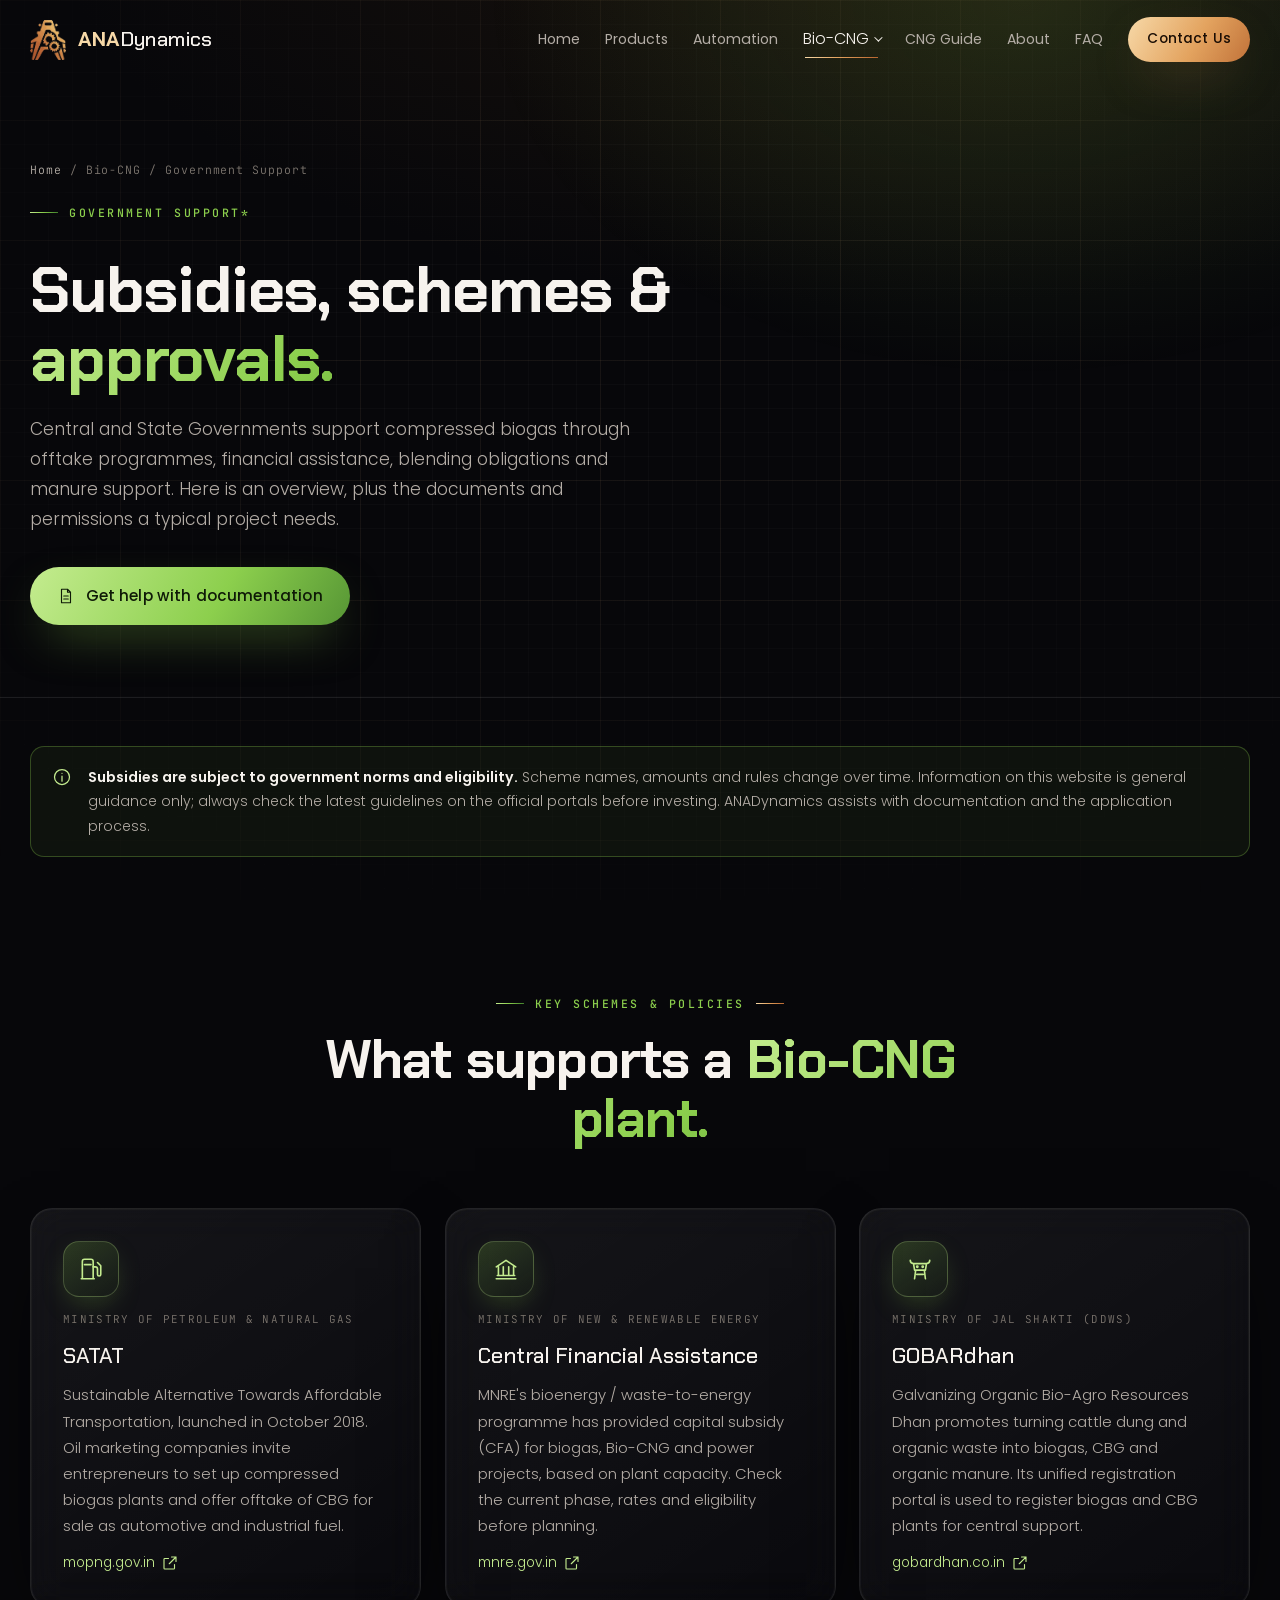
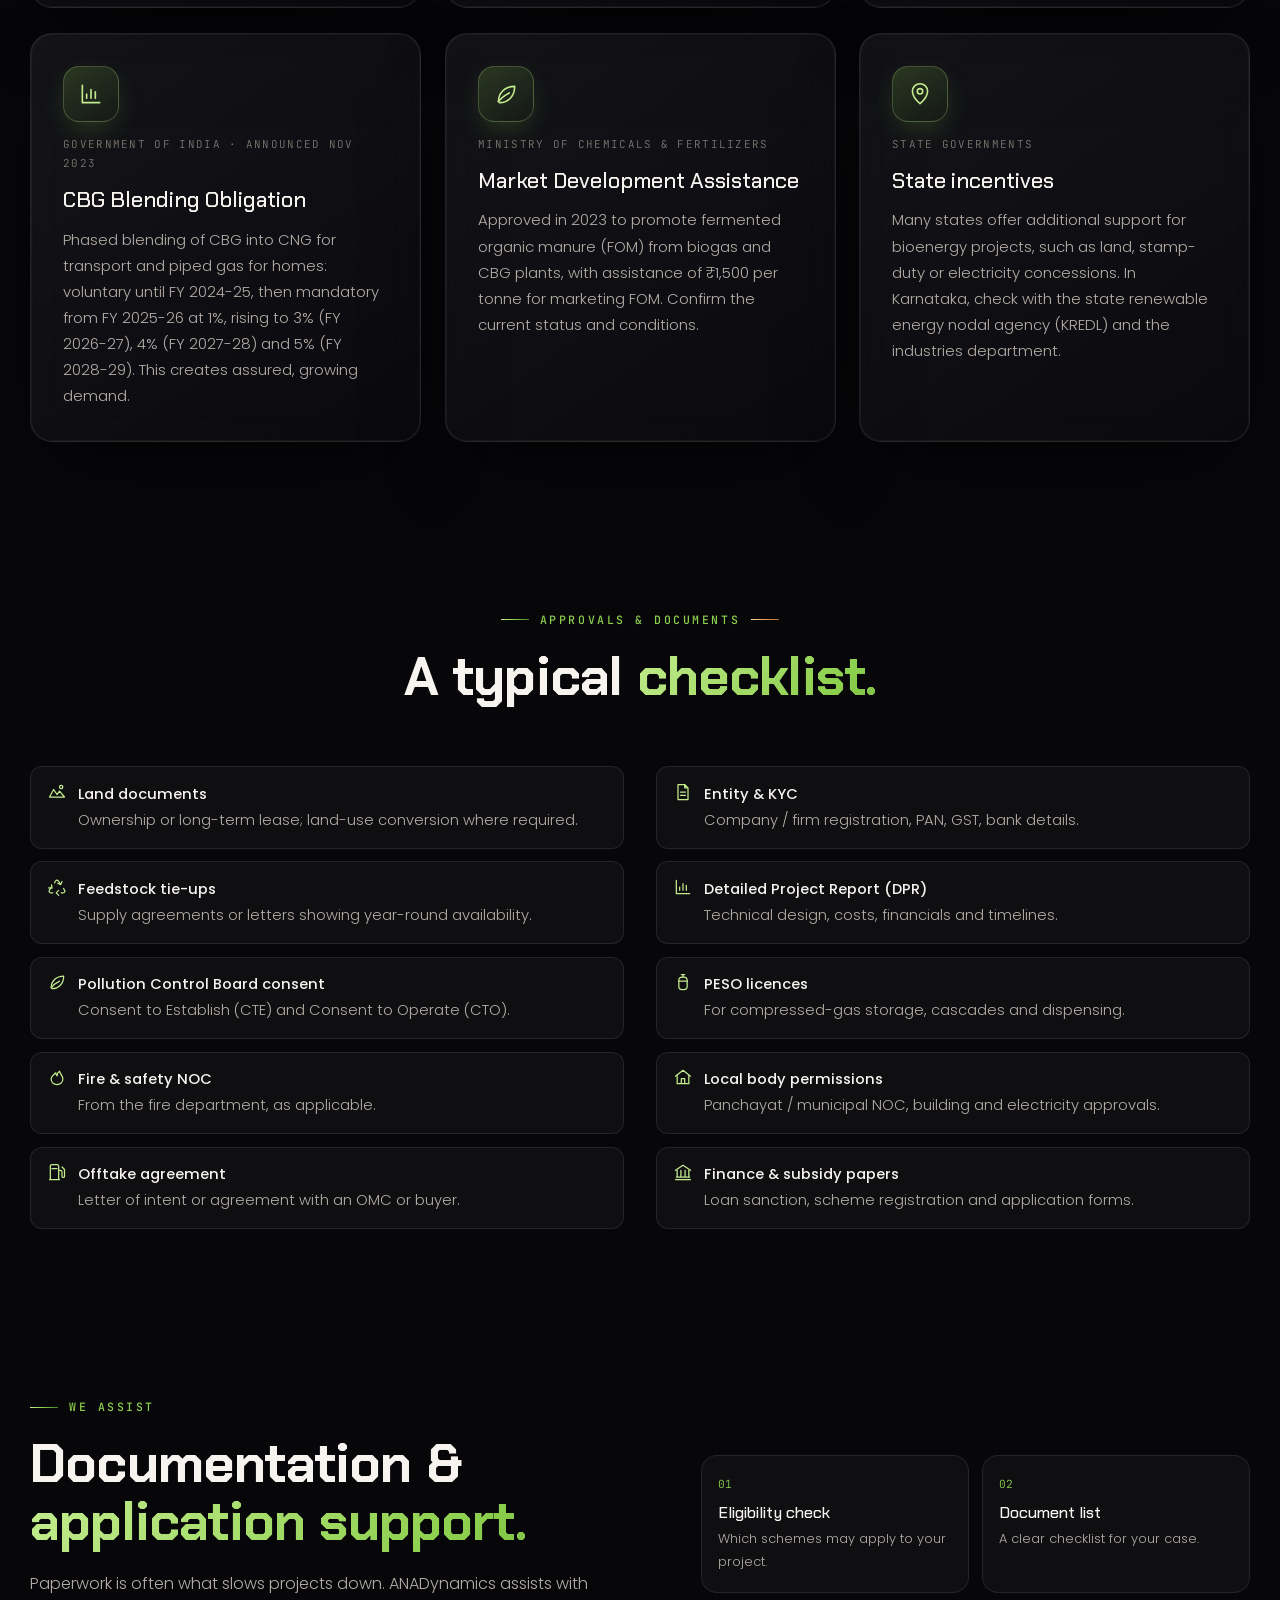
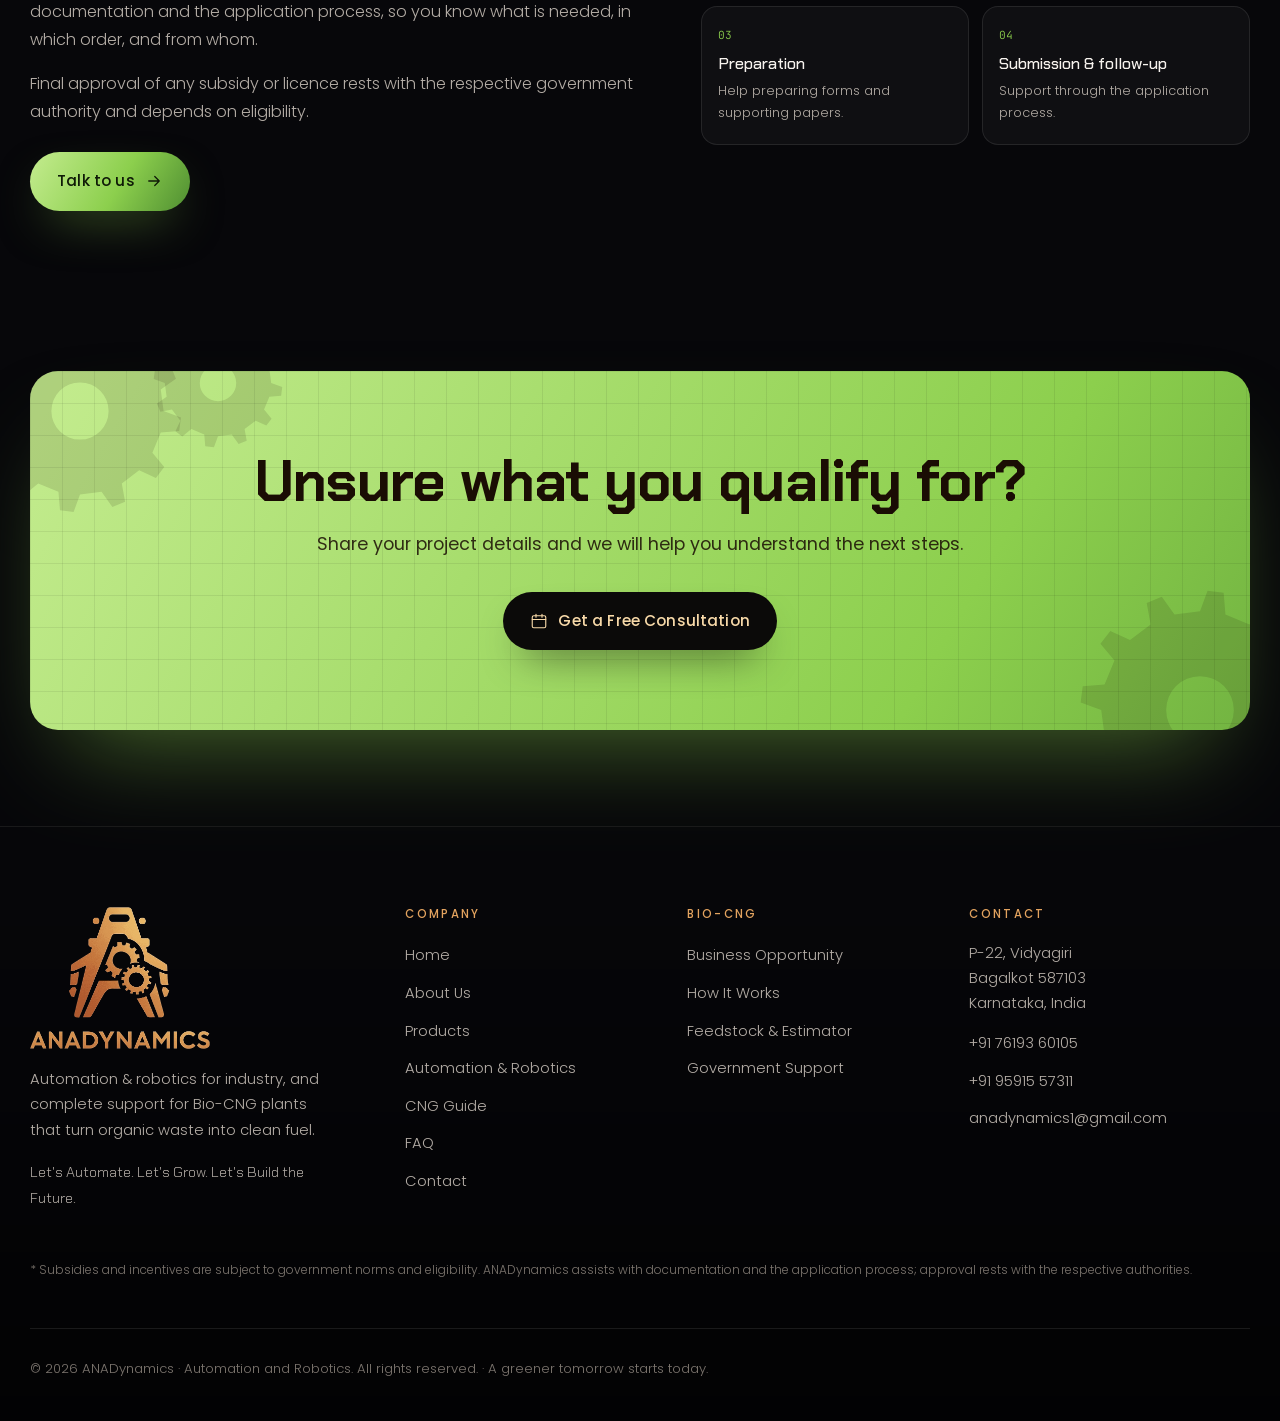
<file: subsidies.html>
<!DOCTYPE html>
<html lang="en">
<head>
  <meta charset="UTF-8">
  <meta name="viewport" content="width=device-width, initial-scale=1, viewport-fit=cover">
  <title>Bio-CNG Subsidies, Schemes & Approvals | ANADynamics</title>
  <meta name="description" content="Overview of SATAT, MNRE financial assistance, GOBARdhan, the CBG blending obligation, FOM market development assistance, and the approvals a Bio-CNG plant needs.">
  <meta name="theme-color" content="#07070a">
  <link rel="canonical" href="https://www.anadynamics.com/subsidies.html"><!-- TODO: replace domain -->
  <meta property="og:type" content="website">
  <meta property="og:site_name" content="ANADynamics">
  <meta property="og:title" content="Bio-CNG Subsidies, Schemes & Approvals | ANADynamics">
  <meta property="og:description" content="Overview of SATAT, MNRE financial assistance, GOBARdhan, the CBG blending obligation, FOM market development assistance, and the approvals a Bio-CNG plant needs.">
  <meta property="og:image" content="assets/images/og-image.jpg">
  <meta name="twitter:card" content="summary_large_image">
  <link rel="icon" href="favicon.ico" sizes="any">
  <link rel="icon" href="favicon.png" type="image/png">
  <link rel="apple-touch-icon" href="assets/icons/apple-touch-icon.png">
  <link rel="preconnect" href="https://fonts.googleapis.com">
  <link rel="preconnect" href="https://fonts.gstatic.com" crossorigin>
  <link href="https://fonts.googleapis.com/css2?family=Chakra+Petch:wght@600;700&family=Poppins:wght@300;400;500;600&family=JetBrains+Mono:wght@400&display=swap" rel="stylesheet">
  <script>document.documentElement.classList.add('js')</script>
  <link rel="stylesheet" href="css/style.css">
  <link rel="stylesheet" href="css/pages.css">
  <link rel="stylesheet" href="css/responsive.css">
</head>
<body class="eco" id="top">
  <a class="skip-link" href="#main">Skip to content</a>
  
  <div class="blueprint" aria-hidden="true"></div>
  <!-- ================= ICON SPRITE ================= -->
  <svg width="0" height="0" style="position:absolute" aria-hidden="true" focusable="false">
    <symbol id="i-logic" viewBox="0 0 24 24"><path d="M3 5v14M21 5v14M3 9h4M10 9h4M17 9h4M3 15h6M15 15h6M7 7v4M10 7v4M14 7l3 4M14 11l3-4" fill="none" stroke="currentColor" stroke-width="1.5" stroke-linecap="round"/><circle cx="12" cy="15" r="3" fill="none" stroke="currentColor" stroke-width="1.5"/></symbol>
    <symbol id="i-hmi" viewBox="0 0 24 24"><rect x="2" y="3" width="20" height="14" rx="2" fill="none" stroke="currentColor" stroke-width="1.5"/><path d="M8 21h8M12 17v4" stroke="currentColor" stroke-width="1.5" stroke-linecap="round"/><path d="M5 13l3-3 3 2 4-5 4 3" fill="none" stroke="currentColor" stroke-width="1.5" stroke-linejoin="round"/></symbol>
    <symbol id="i-panel" viewBox="0 0 24 24"><rect x="4" y="2" width="16" height="20" rx="2" fill="none" stroke="currentColor" stroke-width="1.5"/><path d="M4 8h16M4 15h16M7 4.5v2M9.5 4.5v2M12 4.5v2M7 10.5v2.5M10 10.5v2.5M13 10.5v2.5" stroke="currentColor" stroke-width="1.5" stroke-linecap="round"/><circle cx="8" cy="18.5" r="1" fill="currentColor"/><circle cx="11" cy="18.5" r="1" fill="currentColor"/></symbol>
    <symbol id="i-factory" viewBox="0 0 24 24"><path d="M2 21V10l6 4V10l6 4V6l2-3h2l2 3v15H2z" fill="none" stroke="currentColor" stroke-width="1.5" stroke-linejoin="round"/><path d="M6 17h2M11 17h2M16 17h2" stroke="currentColor" stroke-width="1.5" stroke-linecap="round"/></symbol>
    <symbol id="i-bolt" viewBox="0 0 24 24"><path d="M13 2L4 14h7l-1 8 9-12h-7l1-8z" fill="none" stroke="currentColor" stroke-width="1.5" stroke-linejoin="round"/></symbol>
    <symbol id="i-network" viewBox="0 0 24 24"><rect x="9" y="2" width="6" height="5" rx="1" fill="none" stroke="currentColor" stroke-width="1.5"/><rect x="2" y="17" width="6" height="5" rx="1" fill="none" stroke="currentColor" stroke-width="1.5"/><rect x="16" y="17" width="6" height="5" rx="1" fill="none" stroke="currentColor" stroke-width="1.5"/><path d="M12 7v5M5 17v-5h14v5" fill="none" stroke="currentColor" stroke-width="1.5"/></symbol>
    <symbol id="i-chip" viewBox="0 0 24 24"><rect x="6" y="6" width="12" height="12" rx="2" fill="none" stroke="currentColor" stroke-width="1.5"/><rect x="9.5" y="9.5" width="5" height="5" fill="currentColor"/><path d="M9 2v3M15 2v3M9 19v3M15 19v3M2 9h3M2 15h3M19 9h3M19 15h3" stroke="currentColor" stroke-width="1.5" stroke-linecap="round"/></symbol>
    <symbol id="i-plug" viewBox="0 0 24 24"><path d="M7 3v5M17 3v5M5 8h14v3a7 7 0 0 1-14 0V8zM12 18v4" fill="none" stroke="currentColor" stroke-width="1.5" stroke-linecap="round"/></symbol>
    <symbol id="i-cloud" viewBox="0 0 24 24"><path d="M7 18h10a4 4 0 0 0 .6-7.95A6 6 0 0 0 6.1 11.1 3.5 3.5 0 0 0 7 18z" fill="none" stroke="currentColor" stroke-width="1.5" stroke-linejoin="round"/></symbol>
    <symbol id="i-tool" viewBox="0 0 24 24"><path d="M14.7 6.3a4 4 0 0 0-5.4 5.4L3 18l3 3 6.3-6.3a4 4 0 0 0 5.4-5.4l-2.5 2.5-2.5-.5-.5-2.5 2.5-2.5z" fill="none" stroke="currentColor" stroke-width="1.5" stroke-linejoin="round"/></symbol>
    <symbol id="i-shield" viewBox="0 0 24 24"><path d="M12 2l8 3v6c0 5-3.5 9-8 11-4.5-2-8-6-8-11V5l8-3z" fill="none" stroke="currentColor" stroke-width="1.5" stroke-linejoin="round"/><path d="M8.5 12l2.5 2.5 4.5-5" fill="none" stroke="currentColor" stroke-width="1.7" stroke-linecap="round" stroke-linejoin="round"/></symbol>
    <symbol id="i-layers" viewBox="0 0 24 24"><path d="M12 3l9 5-9 5-9-5 9-5zM3 13l9 5 9-5" fill="none" stroke="currentColor" stroke-width="1.5" stroke-linejoin="round"/></symbol>
    <symbol id="i-link" viewBox="0 0 24 24"><path d="M10 14a4 4 0 0 0 5.7 0l3-3a4 4 0 0 0-5.7-5.7l-1 1M14 10a4 4 0 0 0-5.7 0l-3 3a4 4 0 0 0 5.7 5.7l1-1" fill="none" stroke="currentColor" stroke-width="1.5" stroke-linecap="round"/></symbol>
    <symbol id="i-target" viewBox="0 0 24 24"><circle cx="12" cy="12" r="9" fill="none" stroke="currentColor" stroke-width="1.5"/><circle cx="12" cy="12" r="5" fill="none" stroke="currentColor" stroke-width="1.5"/><circle cx="12" cy="12" r="1.5" fill="currentColor"/></symbol>
    <symbol id="i-grad" viewBox="0 0 24 24"><path d="M2 9l10-5 10 5-10 5L2 9z" fill="none" stroke="currentColor" stroke-width="1.5" stroke-linejoin="round"/><path d="M6 11v5c0 1.5 2.7 3 6 3s6-1.5 6-3v-5M22 9v6" fill="none" stroke="currentColor" stroke-width="1.5"/></symbol>
    <symbol id="i-award" viewBox="0 0 24 24"><circle cx="12" cy="9" r="6" fill="none" stroke="currentColor" stroke-width="1.5"/><path d="M8.5 14L7 22l5-3 5 3-1.5-8" fill="none" stroke="currentColor" stroke-width="1.5" stroke-linejoin="round"/></symbol>
    <symbol id="i-lang" viewBox="0 0 24 24"><path d="M3 5h10M8 3v2M5 5c1 4 4 7 7 8M11 5c-1 4-4 7-7 8M13 21l4-9 4 9M14.5 18h5" fill="none" stroke="currentColor" stroke-width="1.5" stroke-linecap="round" stroke-linejoin="round"/></symbol>
    <symbol id="i-mail" viewBox="0 0 24 24"><rect x="3" y="5" width="18" height="14" rx="2" fill="none" stroke="currentColor" stroke-width="1.5"/><path d="M3.5 6.5l8.5 6 8.5-6" fill="none" stroke="currentColor" stroke-width="1.5"/></symbol>
    <symbol id="i-phone" viewBox="0 0 24 24"><path d="M5 3h3l2 5-2.5 1.5a11 11 0 0 0 7 7L16 14l5 2v3a2 2 0 0 1-2 2A17 17 0 0 1 3 5a2 2 0 0 1 2-2z" fill="none" stroke="currentColor" stroke-width="1.5" stroke-linejoin="round"/></symbol>
    <symbol id="i-whatsapp" viewBox="0 0 24 24"><path d="M4 20l1.3-3.9A8.5 8.5 0 1 1 8 19l-4 1z" fill="none" stroke="currentColor" stroke-width="1.5" stroke-linejoin="round"/></symbol>
    <symbol id="i-arrow" viewBox="0 0 24 24"><path d="M5 12h14M13 6l6 6-6 6" fill="none" stroke="currentColor" stroke-width="1.7" stroke-linecap="round" stroke-linejoin="round"/></symbol>
    <symbol id="i-plus" viewBox="0 0 24 24"><path d="M12 5v14M5 12h14" fill="none" stroke="currentColor" stroke-width="1.7" stroke-linecap="round"/></symbol>
    <symbol id="i-cal" viewBox="0 0 24 24"><rect x="3" y="5" width="18" height="16" rx="2" fill="none" stroke="currentColor" stroke-width="1.5"/><path d="M3 10h18M8 3v4M16 3v4" stroke="currentColor" stroke-width="1.5" stroke-linecap="round"/></symbol>
    <symbol id="i-star" viewBox="0 0 24 24"><path d="M12 2l2.4 7.4H22l-6.2 4.5 2.4 7.4L12 16.8l-6.2 4.5 2.4-7.4L2 9.4h7.6z" fill="currentColor"/></symbol>
  
    <symbol id="gear" viewBox="0 0 100 100"><path fill-rule="evenodd" d="M88.0 50.0 L95.9 52.9 L95.1 59.1 L86.7 59.8 L82.9 69.0 L88.3 75.5 L84.5 80.4 L76.9 76.9 L69.0 82.9 L70.5 91.2 L64.7 93.6 L59.8 86.7 L50.0 88.0 L47.1 95.9 L40.9 95.1 L40.2 86.7 L31.0 82.9 L24.5 88.3 L19.6 84.5 L23.1 76.9 L17.1 69.0 L8.8 70.5 L6.4 64.7 L13.3 59.8 L12.0 50.0 L4.1 47.1 L4.9 40.9 L13.3 40.2 L17.1 31.0 L11.7 24.5 L15.5 19.6 L23.1 23.1 L31.0 17.1 L29.5 8.8 L35.3 6.4 L40.2 13.3 L50.0 12.0 L52.9 4.1 L59.1 4.9 L59.8 13.3 L69.0 17.1 L75.5 11.7 L80.4 15.5 L76.9 23.1 L82.9 31.0 L91.2 29.5 L93.6 35.3 L86.7 40.2 Z M63 50 a13 13 0 1 0 -26 0 a13 13 0 1 0 26 0 Z"/></symbol>
    <symbol id="i-gear" viewBox="0 0 24 24"><circle cx="12" cy="12" r="3.2" fill="none" stroke="currentColor" stroke-width="1.5"/><path d="M12 2v3M12 19v3M2 12h3M19 12h3M4.9 4.9l2.1 2.1M17 17l2.1 2.1M4.9 19.1L7 17M17 7l2.1-2.1" stroke="currentColor" stroke-width="1.5" stroke-linecap="round"/><circle cx="12" cy="12" r="7" fill="none" stroke="currentColor" stroke-width="1.5"/></symbol>
    <symbol id="i-robot" viewBox="0 0 24 24"><path d="M4 21h8M8 21v-3l-2-5 6-6 5 3M12 7l1-3M17 10l3 1-1 3-3-1" fill="none" stroke="currentColor" stroke-width="1.5" stroke-linecap="round" stroke-linejoin="round"/><circle cx="12" cy="7" r="1.6" fill="currentColor"/><circle cx="6" cy="13" r="1.6" fill="currentColor"/></symbol>
    <symbol id="i-leaf" viewBox="0 0 24 24"><g fill="none" stroke="currentColor" stroke-width="1.5" stroke-linecap="round" stroke-linejoin="round"><path d="M5 19c0-8 6-14 15-14 0 9-6 15-14 15"/><path d="M5 19c3-4 6-6 10-8"/></g></symbol>
    <symbol id="i-fuel" viewBox="0 0 24 24"><g fill="none" stroke="currentColor" stroke-width="1.5" stroke-linecap="round" stroke-linejoin="round"><path d="M4 21V5a2 2 0 0 1 2-2h6a2 2 0 0 1 2 2v16M3 21h12M6 8h6"/><path d="M14 10h2a2 2 0 0 1 2 2v5a1.5 1.5 0 0 0 3 0V9l-3-3"/></g></symbol>
    <symbol id="i-rupee" viewBox="0 0 24 24"><g fill="none" stroke="currentColor" stroke-width="1.5" stroke-linecap="round" stroke-linejoin="round"><path d="M7 4h11M7 9h11M7 4c6 0 7 2.5 7 5s-2 5-7 5h-1l8 7"/></g></symbol>
    <symbol id="i-bank" viewBox="0 0 24 24"><g fill="none" stroke="currentColor" stroke-width="1.5" stroke-linecap="round" stroke-linejoin="round"><path d="M3 10l9-6 9 6M5 10v8M9.5 10v8M14.5 10v8M19 10v8M3 21h18M4 18h16"/></g></symbol>
    <symbol id="i-land" viewBox="0 0 24 24"><g fill="none" stroke="currentColor" stroke-width="1.5" stroke-linecap="round" stroke-linejoin="round"><path d="M3 18l5-9 4 6 3-4 6 7H3z"/><circle cx="17" cy="6" r="2"/></g></symbol>
    <symbol id="i-truck" viewBox="0 0 24 24"><g fill="none" stroke="currentColor" stroke-width="1.5" stroke-linecap="round" stroke-linejoin="round"><path d="M2 6h12v10H2zM14 10h4l3 3v3h-7"/><circle cx="6" cy="18" r="2"/><circle cx="17" cy="18" r="2"/></g></symbol>
    <symbol id="i-flask" viewBox="0 0 24 24"><g fill="none" stroke="currentColor" stroke-width="1.5" stroke-linecap="round" stroke-linejoin="round"><path d="M9 3h6M10 3v6l-5 9a2 2 0 0 0 1.8 3h10.4a2 2 0 0 0 1.8-3l-5-9V3M7.5 15h9"/></g></symbol>
    <symbol id="i-recycle" viewBox="0 0 24 24"><g fill="none" stroke="currentColor" stroke-width="1.5" stroke-linecap="round" stroke-linejoin="round"><path d="M7 19H4.5a2 2 0 0 1-1.7-3l2.2-3.8M9 7l1.3-2.2a2 2 0 0 1 3.4 0L16 8.6M17 19h2.5a2 2 0 0 0 1.7-3l-1.3-2.2"/><path d="M14 16l-3 3 3 3M5.5 9.5l.5 4-4-.5M18 5.5l-1.5 3.6-3.6-1.6"/></g></symbol>
    <symbol id="i-cow" viewBox="0 0 24 24"><g fill="none" stroke="currentColor" stroke-width="1.5" stroke-linecap="round" stroke-linejoin="round"><path d="M6 7c-2 0-3-1.5-3-3M18 7c2 0 3-1.5 3-3M6 7h12l-1 6H7L6 7zM8 13l-1 8M16 13l1 8M9 17h6"/><circle cx="9.5" cy="10" r=".6"/><circle cx="14.5" cy="10" r=".6"/></g></symbol>
    <symbol id="i-wheat" viewBox="0 0 24 24"><g fill="none" stroke="currentColor" stroke-width="1.5" stroke-linecap="round" stroke-linejoin="round"><path d="M12 22V8M12 8c-2-1-3-3-3-5 2 0 3 2 3 5zM12 8c2-1 3-3 3-5-2 0-3 2-3 5zM12 13c-2-1-3.5-2.5-4-4.5 2 .3 3.5 2 4 4.5zM12 13c2-1 3.5-2.5 4-4.5-2 .3-3.5 2-4 4.5zM12 18c-2-1-3.5-2.5-4-4.5 2 .3 3.5 2 4 4.5zM12 18c2-1 3.5-2.5 4-4.5-2 .3-3.5 2-4 4.5z"/></g></symbol>
    <symbol id="i-apple" viewBox="0 0 24 24"><g fill="none" stroke="currentColor" stroke-width="1.5" stroke-linecap="round" stroke-linejoin="round"><path d="M12 7c-1.5-1.5-5-1.5-6.5 1.5S5 16 7.5 19s3.5 1.5 4.5 1 2 1.5 4.5-1 3-8.5 1.5-10.5S13.5 5.5 12 7z"/><path d="M12 7c0-2 1-3.5 3-4"/></g></symbol>
    <symbol id="i-drop" viewBox="0 0 24 24"><g fill="none" stroke="currentColor" stroke-width="1.5" stroke-linecap="round" stroke-linejoin="round"><path d="M12 3s6 6.5 6 11a6 6 0 0 1-12 0c0-4.5 6-11 6-11z"/><path d="M9 14a3 3 0 0 0 3 3"/></g></symbol>
    <symbol id="i-flame" viewBox="0 0 24 24"><g fill="none" stroke="currentColor" stroke-width="1.5" stroke-linecap="round" stroke-linejoin="round"><path d="M12 21c4 0 7-2.7 7-6.5 0-4-3-6-4-9.5-2 1.5-3 3.5-3 5.5-1-1-1.5-2-1.5-3.5C7.5 9.5 5 12 5 14.5 5 18.3 8 21 12 21z"/></g></symbol>
    <symbol id="i-cyl" viewBox="0 0 24 24"><g fill="none" stroke="currentColor" stroke-width="1.5" stroke-linecap="round" stroke-linejoin="round"><rect x="7" y="6" width="10" height="15" rx="4"/><path d="M10 3h4M12 3v3M7 11h10"/></g></symbol>
    <symbol id="i-pin" viewBox="0 0 24 24"><g fill="none" stroke="currentColor" stroke-width="1.5" stroke-linecap="round" stroke-linejoin="round"><path d="M12 21s-7-6.2-7-11.5A7 7 0 0 1 19 9.5C19 14.8 12 21 12 21z"/><circle cx="12" cy="9.5" r="2.5"/></g></symbol>
    <symbol id="i-check" viewBox="0 0 24 24"><g fill="none" stroke="currentColor" stroke-width="1.5" stroke-linecap="round" stroke-linejoin="round"><circle cx="12" cy="12" r="9"/><path d="M8 12.5l2.5 2.5L16 9.5"/></g></symbol>
    <symbol id="i-clock" viewBox="0 0 24 24"><g fill="none" stroke="currentColor" stroke-width="1.5" stroke-linecap="round" stroke-linejoin="round"><circle cx="12" cy="12" r="9"/><path d="M12 7v5l3 2"/></g></symbol>
    <symbol id="i-headset" viewBox="0 0 24 24"><g fill="none" stroke="currentColor" stroke-width="1.5" stroke-linecap="round" stroke-linejoin="round"><path d="M4 14v-2a8 8 0 0 1 16 0v2"/><rect x="3" y="14" width="4" height="6" rx="1.5"/><rect x="17" y="14" width="4" height="6" rx="1.5"/><path d="M20 20c0 1-1 2-4 2h-2"/></g></symbol>
    <symbol id="i-doc" viewBox="0 0 24 24"><g fill="none" stroke="currentColor" stroke-width="1.5" stroke-linecap="round" stroke-linejoin="round"><path d="M6 3h8l4 4v14H6zM14 3v4h4M9 12h6M9 16h6"/></g></symbol>
    <symbol id="i-team" viewBox="0 0 24 24"><g fill="none" stroke="currentColor" stroke-width="1.5" stroke-linecap="round" stroke-linejoin="round"><circle cx="9" cy="8" r="3"/><circle cx="17" cy="9" r="2.5"/><path d="M3 20c0-3.3 2.7-6 6-6s6 2.7 6 6M15 14.5c3 0 6 1.8 6 5"/></g></symbol>
    <symbol id="i-info" viewBox="0 0 24 24"><g fill="none" stroke="currentColor" stroke-width="1.5" stroke-linecap="round" stroke-linejoin="round"><circle cx="12" cy="12" r="9"/><path d="M12 11v6M12 7.5v.01"/></g></symbol>
    <symbol id="i-chart" viewBox="0 0 24 24"><g fill="none" stroke="currentColor" stroke-width="1.5" stroke-linecap="round" stroke-linejoin="round"><path d="M4 20V4M4 20h16M8 16v-4M12 16V8M16 16v-6"/></g></symbol>
    <symbol id="i-plant" viewBox="0 0 24 24"><g fill="none" stroke="currentColor" stroke-width="1.5" stroke-linecap="round" stroke-linejoin="round"><path d="M3 21h18M5 21v-8a3 3 0 0 1 6 0v8M13 21V9a4 4 0 0 1 8 0v12M8 7V3M17 5V2"/></g></symbol>
    <symbol id="i-ext" viewBox="0 0 24 24"><g fill="none" stroke="currentColor" stroke-width="1.5" stroke-linecap="round" stroke-linejoin="round"><path d="M14 4h6v6M20 4l-9 9M18 14v5a1 1 0 0 1-1 1H5a1 1 0 0 1-1-1V7a1 1 0 0 1 1-1h5"/></g></symbol>
    <symbol id="i-car" viewBox="0 0 24 24"><g fill="none" stroke="currentColor" stroke-width="1.5" stroke-linecap="round" stroke-linejoin="round"><path d="M3 16v-4l2-5h14l2 5v4H3zM5 12h14"/><circle cx="7" cy="16.5" r="1.8"/><circle cx="17" cy="16.5" r="1.8"/></g></symbol>
    <symbol id="i-home" viewBox="0 0 24 24"><g fill="none" stroke="currentColor" stroke-width="1.5" stroke-linecap="round" stroke-linejoin="round"><path d="M3 11l9-7 9 7M5 10v10h14V10M10 20v-6h4v6"/></g></symbol>
  </svg>

  <header class="site-header">
    <nav class="nav container" aria-label="Primary">
      <a href="index.html" class="brand" aria-label="ANADynamics home">
        <img src="assets/images/logo-mark-sm.png" alt="" width="87" height="96" class="brand-mark">
        <span class="brand-text">ANA<em>Dynamics</em></span>
      </a>
      <button class="nav-toggle" aria-expanded="false" aria-controls="nav-menu" aria-label="Open menu"><span></span><span></span><span></span></button>
      <ul class="nav-menu" id="nav-menu">
        <li><a href="index.html" class="nav-link">Home</a></li>
        <li><a href="products.html" class="nav-link">Products</a></li>
        <li><a href="automation.html" class="nav-link">Automation</a></li>
        <li class="has-sub"><button type="button" class="nav-link sub-toggle active" aria-expanded="false" aria-haspopup="true">Bio-CNG</button>
          <ul class="sub"><li><a href="bio-cng.html"><strong>Business Opportunity</strong><span>Why invest, land, returns</span></a></li><li><a href="how-it-works.html"><strong>How It Works</strong><span>Process &amp; 3D plant tour</span></a></li><li><a href="feedstock.html"><strong>Feedstock &amp; Estimator</strong><span>Calculate your plant output</span></a></li><li><a href="subsidies.html" class="active" aria-current="page"><strong>Government Support</strong><span>Schemes, approvals &amp; documents</span></a></li></ul></li>
        <li><a href="cng.html" class="nav-link">CNG Guide</a></li>
        <li><a href="about.html" class="nav-link">About</a></li>
        <li><a href="faq.html" class="nav-link">FAQ</a></li>
        <li><a href="contact.html" class="btn btn-gold btn-sm nav-cta">Contact Us</a></li>
      </ul>
    </nav>
  </header>

  <main id="main">

    <section class="page-hero plain" aria-labelledby="ph-title">
      
      <div class="container">
        <nav aria-label="Breadcrumb"><ol class="crumbs reveal"><li><a href="index.html">Home</a></li><li><span>Bio-CNG</span></li><li aria-current="page">Government Support</li></ol></nav>
        <p class="kicker reveal" style="margin-top:1.4rem">Government Support*</p>
        <h1 id="ph-title" class="reveal">Subsidies, schemes &amp; <em class="eco-text">approvals.</em></h1>
        <p class="lead-p reveal">Central and State Governments support compressed biogas through offtake programmes, financial assistance, blending obligations and manure support. Here is an overview, plus the documents and permissions a typical project needs.</p>
        
        <div class="hero-actions reveal"><a href="contact.html?enquiry=bio-cng" class="btn btn-eco"><svg class="ic" aria-hidden="true"><use href="#i-doc"/></svg><span>Get help with documentation</span></a></div>
      </div>
    </section>
    <section class="section" style="padding-top:3rem;padding-bottom:0"><div class="container"><div class="notice reveal"><svg class="" aria-hidden="true"><use href="#i-info"/></svg><p><strong>Subsidies are subject to government norms and eligibility.</strong> Scheme names, amounts and rules change over time. Information on this website is general guidance only; always check the latest guidelines on the official portals before investing. ANADynamics assists with documentation and the application process.</p></div></div></section>

    <section class="section" aria-labelledby="sch-title">
      <div class="container">
        <header class="head center reveal">
          <p class="kicker">Key Schemes &amp; Policies</p>
          <h2 id="sch-title">What supports a <em class="eco-text">Bio-CNG plant.</em></h2>
        </header>
        <div class="grid-3">
          <article class="card glass scheme reveal" data-tilt>
            <div class="icon-badge"><svg class="" aria-hidden="true"><use href="#i-fuel"/></svg></div>
            <p class="who">Ministry of Petroleum &amp; Natural Gas</p>
            <h3>SATAT</h3>
            <p><em>Sustainable Alternative Towards Affordable Transportation</em>, launched in October 2018. Oil marketing companies invite entrepreneurs to set up compressed biogas plants and offer offtake of CBG for sale as automotive and industrial fuel.</p>
            <a class="ext" href="https://mopng.gov.in" target="_blank" rel="noopener">mopng.gov.in <svg class="ic" aria-hidden="true"><use href="#i-ext"/></svg></a>
          </article>
          <article class="card glass scheme reveal" data-tilt>
            <div class="icon-badge"><svg class="" aria-hidden="true"><use href="#i-bank"/></svg></div>
            <p class="who">Ministry of New &amp; Renewable Energy</p>
            <h3>Central Financial Assistance</h3>
            <p>MNRE's bioenergy / waste-to-energy programme has provided capital subsidy (CFA) for biogas, Bio-CNG and power projects, based on plant capacity. Check the current phase, rates and eligibility before planning.</p>
            <a class="ext" href="https://mnre.gov.in" target="_blank" rel="noopener">mnre.gov.in <svg class="ic" aria-hidden="true"><use href="#i-ext"/></svg></a>
          </article>
          <article class="card glass scheme reveal" data-tilt>
            <div class="icon-badge"><svg class="" aria-hidden="true"><use href="#i-cow"/></svg></div>
            <p class="who">Ministry of Jal Shakti (DDWS)</p>
            <h3>GOBARdhan</h3>
            <p><em>Galvanizing Organic Bio-Agro Resources Dhan</em> promotes turning cattle dung and organic waste into biogas, CBG and organic manure. Its unified registration portal is used to register biogas and CBG plants for central support.</p>
            <a class="ext" href="https://gobardhan.co.in" target="_blank" rel="noopener">gobardhan.co.in <svg class="ic" aria-hidden="true"><use href="#i-ext"/></svg></a>
          </article>
          <article class="card glass scheme reveal" data-tilt>
            <div class="icon-badge"><svg class="" aria-hidden="true"><use href="#i-chart"/></svg></div>
            <p class="who">Government of India · announced Nov 2023</p>
            <h3>CBG Blending Obligation</h3>
            <p>Phased blending of CBG into CNG for transport and piped gas for homes: voluntary until FY 2024-25, then mandatory from FY 2025-26 at 1%, rising to 3% (FY 2026-27), 4% (FY 2027-28) and 5% (FY 2028-29). This creates assured, growing demand.</p>
          </article>
          <article class="card glass scheme reveal" data-tilt>
            <div class="icon-badge"><svg class="" aria-hidden="true"><use href="#i-leaf"/></svg></div>
            <p class="who">Ministry of Chemicals &amp; Fertilizers</p>
            <h3>Market Development Assistance</h3>
            <p>Approved in 2023 to promote fermented organic manure (FOM) from biogas and CBG plants, with assistance of ₹1,500 per tonne for marketing FOM. Confirm the current status and conditions.</p>
          </article>
          <article class="card glass scheme reveal" data-tilt>
            <div class="icon-badge"><svg class="" aria-hidden="true"><use href="#i-pin"/></svg></div>
            <p class="who">State Governments</p>
            <h3>State incentives</h3>
            <p>Many states offer additional support for bioenergy projects, such as land, stamp-duty or electricity concessions. In Karnataka, check with the state renewable energy nodal agency (KREDL) and the industries department.</p>
          </article>
        </div>
      </div>
    </section>

    <section class="section" aria-labelledby="ap-title" style="padding-top:2rem">
      <div class="container">
        <header class="head center reveal">
          <p class="kicker">Approvals &amp; Documents</p>
          <h2 id="ap-title">A typical <em class="eco-text">checklist.</em></h2>
          <p class="sub">Requirements vary by state, location and plant size. This is a general starting list.</p>
        </header>
        <ul class="checklist">
          <li class="reveal"><svg class="" aria-hidden="true"><use href="#i-land"/></svg><span><strong>Land documents</strong>Ownership or long-term lease; land-use conversion where required.</span></li>
          <li class="reveal"><svg class="" aria-hidden="true"><use href="#i-doc"/></svg><span><strong>Entity &amp; KYC</strong>Company / firm registration, PAN, GST, bank details.</span></li>
          <li class="reveal"><svg class="" aria-hidden="true"><use href="#i-recycle"/></svg><span><strong>Feedstock tie-ups</strong>Supply agreements or letters showing year-round availability.</span></li>
          <li class="reveal"><svg class="" aria-hidden="true"><use href="#i-chart"/></svg><span><strong>Detailed Project Report (DPR)</strong>Technical design, costs, financials and timelines.</span></li>
          <li class="reveal"><svg class="" aria-hidden="true"><use href="#i-leaf"/></svg><span><strong>Pollution Control Board consent</strong>Consent to Establish (CTE) and Consent to Operate (CTO).</span></li>
          <li class="reveal"><svg class="" aria-hidden="true"><use href="#i-cyl"/></svg><span><strong>PESO licences</strong>For compressed-gas storage, cascades and dispensing.</span></li>
          <li class="reveal"><svg class="" aria-hidden="true"><use href="#i-flame"/></svg><span><strong>Fire &amp; safety NOC</strong>From the fire department, as applicable.</span></li>
          <li class="reveal"><svg class="" aria-hidden="true"><use href="#i-home"/></svg><span><strong>Local body permissions</strong>Panchayat / municipal NOC, building and electricity approvals.</span></li>
          <li class="reveal"><svg class="" aria-hidden="true"><use href="#i-fuel"/></svg><span><strong>Offtake agreement</strong>Letter of intent or agreement with an OMC or buyer.</span></li>
          <li class="reveal"><svg class="" aria-hidden="true"><use href="#i-bank"/></svg><span><strong>Finance &amp; subsidy papers</strong>Loan sanction, scheme registration and application forms.</span></li>
        </ul>
      </div>
    </section>

    <section class="section" aria-labelledby="asst-title" style="padding-top:2rem">
      <div class="container split">
        <div>
          <p class="kicker reveal">We Assist</p>
          <h2 id="asst-title" class="reveal">Documentation &amp; <em class="eco-text">application support.</em></h2>
          <div class="prose reveal" style="margin-top:1.2rem">
            <p>Paperwork is often what slows projects down. ANADynamics assists with documentation and the application process, so you know what is needed, in which order, and from whom.</p>
            <p>Final approval of any subsidy or licence rests with the respective government authority and depends on eligibility.</p>
          </div>
          <p class="reveal" style="margin-top:1.6rem"><a href="contact.html?enquiry=bio-cng" class="btn btn-eco"><span>Talk to us</span><svg class="ic" aria-hidden="true"><use href="#i-arrow"/></svg></a></p>
        </div>
        <ol class="journey reveal" style="grid-template-columns:1fr 1fr">
          <li><h3>Eligibility check</h3><p>Which schemes may apply to your project.</p></li>
          <li><h3>Document list</h3><p>A clear checklist for your case.</p></li>
          <li><h3>Preparation</h3><p>Help preparing forms and supporting papers.</p></li>
          <li><h3>Submission &amp; follow-up</h3><p>Support through the application process.</p></li>
        </ol>
      </div>
    </section>

    <section class="cta" aria-label="Call to action">
      <div class="container">
        <div class="cta-card reveal" style="background:linear-gradient(120deg,#c4ec8f,#8ccf4d,#3f7d2a,#8ccf4d,#c4ec8f);background-size:300% 300%;box-shadow:0 50px 100px -40px rgba(140,207,77,.5)">
          <svg class="cta-gear g-1" aria-hidden="true"><use href="#gear"/></svg><svg class="cta-gear g-2" aria-hidden="true"><use href="#gear"/></svg><svg class="cta-gear g-3" aria-hidden="true"><use href="#gear"/></svg>
          <h2>Unsure what you qualify for?</h2>
          <p>Share your project details and we will help you understand the next steps.</p>
          <a href="contact.html?enquiry=bio-cng" class="btn btn-dark"><svg class="ic" aria-hidden="true"><use href="#i-cal"/></svg><span>Get a Free Consultation</span></a>
        </div>
      </div>
    </section>
  </main>

  <footer class="footer">
    <div class="container f-inner">
      <div class="f-brand">
        <img src="assets/images/logo-full.png" alt="ANADynamics Automation and Robotics" width="240" height="189" loading="lazy" decoding="async">
        <p>Automation &amp; robotics for industry, and complete support for Bio-CNG plants that turn organic waste into clean fuel.</p>
        <p class="f-tag">Let's Automate. Let's Grow. Let's Build the Future.</p>
      </div>
      <nav aria-label="Company"><h3>Company</h3><ul>
        <li><a href="index.html">Home</a></li><li><a href="about.html">About Us</a></li><li><a href="products.html">Products</a></li><li><a href="automation.html">Automation &amp; Robotics</a></li><li><a href="cng.html">CNG Guide</a></li><li><a href="faq.html">FAQ</a></li><li><a href="contact.html">Contact</a></li>
      </ul></nav>
      <nav aria-label="Bio-CNG"><h3>Bio-CNG</h3><ul>
        <li><a href="bio-cng.html">Business Opportunity</a></li><li><a href="how-it-works.html">How It Works</a></li><li><a href="feedstock.html">Feedstock &amp; Estimator</a></li><li><a href="subsidies.html">Government Support</a></li>
      </ul></nav>
      <div><h3>Contact</h3>
        <address>P-22, Vidyagiri<br>Bagalkot 587103<br>Karnataka, India</address>
        <ul style="margin-top:.8rem">
          <li><a href="tel:+917619360105">+91 76193 60105</a></li>
          <li><a href="tel:+919591557311">+91 95915 57311</a></li>
          <li><a href="mailto:anadynamics1@gmail.com">anadynamics1@gmail.com</a></li>
        </ul>
      </div>
      <p class="f-note">* Subsidies and incentives are subject to government norms and eligibility. ANADynamics assists with documentation and the application process; approval rests with the respective authorities.</p>
      <p class="copy">&copy; <span class="js-year">2026</span> ANADynamics · Automation and Robotics. All rights reserved. · A greener tomorrow starts today.</p>
    </div>
  </footer>
  <a href="#top" class="to-top glass" aria-label="Back to top"><svg class="ic" aria-hidden="true" style="transform:rotate(-90deg)"><use href="#i-arrow"/></svg></a>

  <script src="js/site.js" defer></script>
</body>
</html>
</file>
<file: css/style.css>
/* ==========================================================
   ANADynamics — Ultra-Realistic Industrial Theme (real-time 3D)
   Chakra Petch + Poppins + JetBrains Mono · copper on carbon black
   ========================================================== */
:root{
  --bg:#07070a; --bg-2:#0c0c11;
  --glass:rgba(255,255,255,.035); --glass-2:rgba(255,255,255,.06);
  --glass-line:rgba(255,255,255,.09); --line:rgba(255,255,255,.12);
  --text:#f7f3ee; --text-2:#b4ada6; --text-3:#7d766f;
  --gold:#e3a35f; --gold-l:#f7d9a8; --gold-d:#b8652f; --rose:#c9786a;
  --gold-soft:rgba(227,163,95,.14);
  --grad:linear-gradient(120deg,#f7d9a8,#e3a35f,#b8652f,#e3a35f,#f7d9a8);
  --grad-s:linear-gradient(135deg,#f7d9a8 0%,#e3a35f 45%,#b8652f 100%);
  --ok:#5ee6a0; --err:#ff7b7b;
  --r:22px; --r-sm:12px;
  --sh-1:0 10px 30px -12px rgba(0,0,0,.6);
  --sh-2:0 30px 80px -30px rgba(0,0,0,.9),0 0 0 1px rgba(255,255,255,.04) inset;
  --sh-gold:0 20px 50px -18px rgba(227,163,95,.55);
  --display:"Chakra Petch",system-ui,sans-serif;
  --mono:"JetBrains Mono",ui-monospace,monospace;
  --led:#5ee6a0;
  --sans:"Poppins",system-ui,-apple-system,"Segoe UI",Roboto,sans-serif;
  --hh:80px; --ease:cubic-bezier(.22,.8,.2,1); --spring:cubic-bezier(.34,1.56,.64,1);
}
*,*::before,*::after{box-sizing:border-box}
html{scroll-behavior:smooth;scroll-padding-top:var(--hh);-webkit-text-size-adjust:100%}
body{margin:0;background:radial-gradient(ellipse 120% 80% at 70% -10%,#1a130d 0%,var(--bg) 55%) fixed,var(--bg);color:var(--text);font-family:var(--sans);font-weight:300;font-size:16px;line-height:1.75;overflow-x:hidden;-webkit-font-smoothing:antialiased}
body.is-loading{overflow:hidden}
img,svg{display:block;max-width:100%}
a{color:inherit;text-decoration:none}
ul,ol{list-style:none;margin:0;padding:0}
h1,h2,h3,h4,p{margin:0}
h1,h2{font-family:var(--display);font-weight:700;line-height:1.08;letter-spacing:-.015em}
h3,h4{font-family:var(--sans);font-weight:500;line-height:1.3}
strong,b{font-weight:600}
em{font-style:normal}
button,input,select,textarea{font:inherit;color:inherit}
button{background:none;border:0;cursor:pointer}
::selection{background:var(--gold);color:#140b04}
:focus-visible{outline:2px solid var(--gold-l);outline-offset:3px;border-radius:8px}
.container{width:min(1220px,100% - 2.5rem);margin-inline:auto}
.ic{width:18px;height:18px;flex:none}
.skip-link{position:absolute;left:1rem;top:-100px;z-index:10001;background:var(--gold);color:#140b04;padding:.6rem 1rem;border-radius:10px;font-weight:600}
.skip-link:focus{top:1rem}
.text-link{color:var(--gold-l);border-bottom:1px solid currentColor}

/* Infinite gradient-shift gold text */
.gold-text{background:var(--grad);background-size:300% 100%;-webkit-background-clip:text;background-clip:text;color:transparent;animation:shift 8s ease-in-out infinite}
@keyframes shift{0%,100%{background-position:0% 50%}50%{background-position:100% 50%}}

/* ---------- Glassmorphism ---------- */
.glass{background:linear-gradient(145deg,rgba(255,255,255,.06),rgba(255,255,255,.015));border:1px solid var(--glass-line);backdrop-filter:blur(18px) saturate(140%);-webkit-backdrop-filter:blur(18px) saturate(140%);box-shadow:var(--sh-2)}

/* ---------- Loader: system boot ---------- */
.loader{position:fixed;inset:0;z-index:10000;display:grid;place-items:center;background:radial-gradient(circle at 50% 40%,#17110b,#07070a 65%);transition:opacity .7s var(--ease),visibility .7s}
.loader.done{opacity:0;visibility:hidden}
.boot{width:min(340px,86vw);display:flex;flex-direction:column;align-items:center}
.boot-gears{position:relative;width:170px;height:130px;margin-bottom:1.2rem}
.boot-gears svg{position:absolute;fill:none;stroke:var(--gold);stroke-width:2.2;filter:drop-shadow(0 0 10px rgba(227,163,95,.45))}
.boot-gears svg use{fill:rgba(227,163,95,.08)}
.bg-a{width:92px;height:92px;left:8px;top:18px;animation:spin 3s linear infinite}
.bg-b{width:62px;height:62px;left:94px;top:6px;animation:spin 2s linear infinite reverse}
.bg-c{width:46px;height:46px;left:100px;top:72px;animation:spin 1.5s linear infinite}
.boot-gears img{position:absolute;left:36px;top:46px;width:36px;height:auto}
.boot-title{font-family:var(--display);font-size:1.6rem;font-weight:700;letter-spacing:.08em;color:var(--gold-l)}
.boot-title span{color:var(--text);font-weight:500}
.boot-log{width:100%;margin:1.2rem 0 1rem;font-family:var(--mono);font-size:.74rem;color:var(--text-3)}
.boot-log li{display:flex;justify-content:space-between;opacity:0;animation:logIn .3s var(--ease) forwards}
.boot-log li:nth-child(1){animation-delay:.15s}.boot-log li:nth-child(2){animation-delay:.45s}.boot-log li:nth-child(3){animation-delay:.75s}.boot-log li:nth-child(4){animation-delay:1.05s}
.boot-log b{color:var(--led);font-weight:500}
@keyframes logIn{from{opacity:0;transform:translateX(-8px)}to{opacity:1;transform:none}}
.boot-bar{width:100%;height:3px;border-radius:3px;background:rgba(255,255,255,.08);overflow:hidden}
.boot-bar span{display:block;height:100%;width:0;background:var(--grad-s);box-shadow:0 0 12px rgba(227,163,95,.8);animation:fill 1.4s var(--ease) forwards}
@keyframes fill{to{width:100%}}
.boot-pct{margin-top:.6rem;font-family:var(--mono);font-size:.78rem;color:var(--gold-l)}
/* ---------- Background: blueprint + circuit ---------- */
.blueprint{position:fixed;inset:0;z-index:-3;pointer-events:none;
  background-image:linear-gradient(rgba(227,163,95,.05) 1px,transparent 1px),linear-gradient(90deg,rgba(227,163,95,.05) 1px,transparent 1px),linear-gradient(rgba(255,255,255,.022) 1px,transparent 1px),linear-gradient(90deg,rgba(255,255,255,.022) 1px,transparent 1px);
  background-size:120px 120px,120px 120px,24px 24px,24px 24px;
  mask-image:radial-gradient(ellipse 90% 80% at 50% 40%,#000 30%,transparent 90%);-webkit-mask-image:radial-gradient(ellipse 90% 80% at 50% 40%,#000 30%,transparent 90%)}
@keyframes spin{to{transform:rotate(360deg)}}
.led{display:inline-block;width:8px;height:8px;border-radius:50%;background:var(--led);box-shadow:0 0 8px var(--led);animation:blink 1.8s steps(1) infinite;flex:none}
@keyframes blink{0%,85%{opacity:1}86%,100%{opacity:.25}}
/* ---------- Buttons ---------- */
.btn{position:relative;display:inline-flex;align-items:center;justify-content:center;gap:.65rem;padding:1rem 1.7rem;border-radius:999px;font-weight:500;font-size:.95rem;letter-spacing:.01em;white-space:nowrap;overflow:hidden;isolation:isolate;transition:transform .35s var(--spring),box-shadow .35s var(--ease),border-color .3s,color .3s}
.btn::after{content:"";position:absolute;inset:0;z-index:-1;background:linear-gradient(110deg,transparent 30%,rgba(255,255,255,.45) 50%,transparent 70%);transform:translateX(-120%);transition:transform .8s var(--ease)}
.btn:hover::after{transform:translateX(120%)}
.btn .ic{transition:transform .35s var(--spring)}
.btn:hover .ic:last-child{transform:translateX(4px)}
.btn-gold{color:#1a0d04;background:var(--grad);background-size:250% 100%;box-shadow:var(--sh-gold);animation:shift 6s ease-in-out infinite}
.btn-gold:hover{transform:translateY(-3px) scale(1.02);box-shadow:0 26px 60px -18px rgba(227,163,95,.75)}
.btn-glass{background:rgba(255,255,255,.04);border:1px solid var(--line);backdrop-filter:blur(12px);-webkit-backdrop-filter:blur(12px)}
.btn-glass:hover{transform:translateY(-3px);border-color:var(--gold);color:var(--gold-l)}
.btn-dark{background:#0b0a09;color:var(--gold-l);box-shadow:0 20px 40px -20px rgba(0,0,0,.8)}
.btn-dark:hover{transform:translateY(-3px) scale(1.02)}
.btn-sm{padding:.65rem 1.2rem;font-size:.86rem}
.btn-block{width:100%}

/* ---------- Header ---------- */
.site-header{position:fixed;inset:0 0 auto;height:var(--hh);z-index:100;transition:transform .45s var(--ease),background .4s,height .4s,border-color .4s;border-bottom:1px solid transparent}
.site-header.scrolled{--hh:68px;height:68px;background:rgba(10,9,8,.6);backdrop-filter:blur(20px) saturate(150%);-webkit-backdrop-filter:blur(20px) saturate(150%);border-bottom-color:var(--glass-line);box-shadow:0 10px 40px -20px rgba(0,0,0,.8)}
.site-header.hide{transform:translateY(-100%)}
.nav{height:100%;display:flex;align-items:center;justify-content:space-between}
.brand{display:flex;align-items:center;gap:.75rem}
.brand-mark{height:40px;width:auto;transition:transform .6s var(--spring)}
.brand:hover .brand-mark{transform:rotate(-8deg) scale(1.08)}
.brand-text{font-family:var(--display);font-size:1.3rem;font-weight:700;color:var(--gold-l);letter-spacing:.02em}
.brand-text em{color:var(--text);font-weight:500}
.nav-menu{display:flex;align-items:center;gap:.15rem}
.nav-link{position:relative;display:block;padding:.5rem .9rem;font-size:.9rem;font-weight:400;color:var(--text-2);transition:color .3s}
.nav-link::after{content:"";position:absolute;left:.9rem;right:.9rem;bottom:.2rem;height:1px;background:var(--grad-s);transform:scaleX(0);transform-origin:right;transition:transform .4s var(--ease)}
.nav-link:hover,.nav-link.active{color:var(--text)}
.nav-link:hover::after,.nav-link.active::after{transform:scaleX(1);transform-origin:left}
.nav-cta{margin-left:.8rem}
.nav-toggle{display:none;width:46px;height:46px;position:relative;z-index:110;border-radius:12px;border:1px solid var(--glass-line);background:var(--glass)}
.nav-toggle span{position:absolute;left:12px;right:12px;height:1.5px;background:var(--text);transition:transform .4s var(--spring),opacity .2s}
.nav-toggle span:nth-child(1){top:16px}.nav-toggle span:nth-child(2){top:22px}.nav-toggle span:nth-child(3){top:28px}
.nav-toggle[aria-expanded="true"] span:nth-child(1){transform:translateY(6px) rotate(45deg)}
.nav-toggle[aria-expanded="true"] span:nth-child(2){opacity:0}
.nav-toggle[aria-expanded="true"] span:nth-child(3){transform:translateY(-6px) rotate(-45deg)}

/* ---------- Hero ---------- */
.hero{position:relative;min-height:100vh;min-height:100svh;display:flex;align-items:center;padding:calc(var(--hh) + 3rem) 0 6rem}
.hero-inner{display:grid;grid-template-columns:1.05fr .95fr;gap:3rem;align-items:center}
.anim{animation:rise .8s var(--ease) both;animation-delay:calc(var(--d) * .07s)}
@keyframes rise{from{opacity:0;transform:translateY(22px)}to{opacity:1;transform:none}}
.eyebrow{display:inline-flex;align-items:center;gap:.7rem;padding:.5rem 1.1rem;border-radius:6px;border:1px solid var(--glass-line);background:var(--glass);backdrop-filter:blur(10px);font-family:var(--mono);font-size:.72rem;font-weight:500;letter-spacing:.16em;text-transform:uppercase;color:var(--gold-l)}
.pulse{width:8px;height:8px;border-radius:50%;background:var(--led);box-shadow:0 0 8px var(--led);animation:pulse 2.2s infinite}
@keyframes pulse{0%{box-shadow:0 0 0 0 rgba(94,230,160,.7)}70%{box-shadow:0 0 0 12px rgba(94,230,160,0)}100%{box-shadow:0 0 0 0 rgba(94,230,160,0)}}
.hero h1{font-size:clamp(2.5rem,5.4vw,4.7rem);margin:1.6rem 0 1.4rem}
.hero-lead{max-width:56ch;font-size:1.08rem;color:var(--text-2)}
.hero-actions{display:flex;flex-wrap:wrap;gap:1rem;margin-top:2.4rem}
.stats{display:flex;flex-wrap:wrap;gap:1rem;margin:3rem 0 0}
.stat{position:relative;padding:1rem 1.4rem;border-radius:12px;min-width:150px;transition:transform .4s var(--spring)}
.stat::before{content:"";position:absolute;left:0;top:14px;bottom:14px;width:2px;background:var(--grad-s);border-radius:2px}
.stat:hover{transform:translateY(-4px)}
.stat dt{font-family:var(--mono);font-size:.66rem;letter-spacing:.12em;text-transform:uppercase;color:var(--text-3)}
.stat dd{margin:.15rem 0 0;font-family:var(--display);font-size:2.2rem;font-weight:700;color:var(--gold-l);line-height:1.1;font-variant-numeric:tabular-nums}
.stat small{font-family:var(--sans);font-size:.9rem;color:var(--text-2);font-weight:400}
.footnote{margin-top:.8rem;font-size:.75rem;color:var(--text-3)}

.scroll-cue{position:absolute;left:50%;bottom:1.6rem;translate:-50% 0;display:flex;flex-direction:column;align-items:center;gap:.4rem}
.mouse{width:24px;height:38px;border:1.5px solid var(--line);border-radius:14px;position:relative}
.mouse span{position:absolute;left:50%;top:7px;width:3px;height:8px;margin-left:-1.5px;border-radius:2px;background:var(--gold);animation:wheel 1.8s infinite}
@keyframes wheel{0%{opacity:0;transform:translateY(0)}30%{opacity:1}100%{opacity:0;transform:translateY(12px)}}
.chev{width:10px;height:10px;border-right:1.5px solid var(--gold);border-bottom:1.5px solid var(--gold);transform:rotate(45deg);animation:chev 1.6s ease-in-out infinite}
@keyframes chev{0%,100%{translate:0 0;opacity:.4}50%{translate:0 6px;opacity:1}}
/* ---------- Conveyor marquee ---------- */
.conveyor{position:relative;overflow:hidden;padding:1.6rem 0 0;border-top:1px solid var(--glass-line);background:linear-gradient(rgba(255,255,255,.015),rgba(0,0,0,.25));mask-image:linear-gradient(90deg,transparent,#000 8%,#000 92%,transparent);-webkit-mask-image:linear-gradient(90deg,transparent,#000 8%,#000 92%,transparent)}
.track{display:flex;gap:1.4rem;width:max-content;padding-left:1.4rem;animation:marquee 60s linear infinite}
.conveyor:hover .track,.conveyor:hover .belt{animation-play-state:paused}
.crate{display:flex;align-items:center;gap:.7rem;padding:.7rem 1.1rem;border-radius:6px;border:1px solid rgba(227,163,95,.35);background:linear-gradient(160deg,rgba(227,163,95,.16),rgba(184,101,47,.05));font-family:var(--mono);font-size:.78rem;letter-spacing:.1em;text-transform:uppercase;color:var(--gold-l);white-space:nowrap;box-shadow:0 8px 18px -10px rgba(0,0,0,.8)}
.crate i{width:16px;height:10px;background:repeating-linear-gradient(90deg,var(--gold-l) 0 1px,transparent 1px 3px);opacity:.7}
@keyframes marquee{to{transform:translateX(-50%)}}
.belt{height:18px;margin-top:.2rem;border-top:2px solid #3d352e;background:radial-gradient(circle at 12px 9px,#5b4e42 0 4px,#2a2420 4.5px 6px,transparent 6.5px) 0 0/24px 18px repeat-x,#141210;animation:rollers .8s linear infinite}
@keyframes rollers{to{background-position:-24px 0,0 0}}
/* ---------- Sections ---------- */
.section{padding:8rem 0;position:relative}
.head{max-width:760px;margin-bottom:3.8rem}
.head.center{text-align:center;margin-inline:auto}
.kicker{display:inline-flex;align-items:center;gap:.7rem;font-family:var(--mono);font-size:.72rem;font-weight:500;letter-spacing:.22em;text-transform:uppercase;color:var(--gold);margin-bottom:1.1rem}
.kicker::before{content:"";width:28px;height:1px;background:var(--grad-s)}
.head.center .kicker::after{content:"";width:28px;height:1px;background:var(--grad-s)}
.section h2{font-size:clamp(2.1rem,4.2vw,3.5rem)}
.sub{margin-top:1rem;font-size:1.05rem;color:var(--text-2)}

/* Reveal (staggered via --i set in JS) */
.js .reveal{opacity:0;transform:translateY(32px);transition:opacity .8s var(--ease),transform .8s var(--ease);transition-delay:calc(var(--i,0) * 70ms)}
.js .reveal.in{opacity:1;transform:none}


/* Process flow (P&ID style) */
.flow{position:relative;display:grid;grid-template-columns:repeat(4,1fr);gap:1.5rem;counter-reset:n}
.flow::before{content:"";position:absolute;top:46px;left:12%;right:12%;height:6px;border-radius:6px;background:repeating-linear-gradient(90deg,var(--gold) 0 14px,transparent 14px 28px),#1a1612;background-size:28px 6px;border:1px solid #3d352e;animation:flow 1s linear infinite;opacity:.85}
@keyframes flow{to{background-position:28px 0}}
.node{position:relative;text-align:center;padding:0 .5rem}
.tank{position:relative;width:92px;height:92px;margin:0 auto 1.3rem;border-radius:50%;display:grid;place-items:center;color:var(--gold-l);transition:transform .5s var(--spring)}
.tank::after{content:"";position:absolute;inset:-6px;border-radius:50%;border:1px dashed rgba(227,163,95,.4);animation:spin 18s linear infinite}
.tank svg{width:34px;height:34px}
.node:hover .tank{transform:translateY(-6px) scale(1.05)}
.node .tag{display:inline-block;margin-bottom:.9rem;font-family:var(--mono);font-size:.66rem;letter-spacing:.14em;color:var(--text-3);padding:.15rem .5rem;border:1px solid var(--glass-line);border-radius:4px}
.node h3{font-family:var(--display);font-size:1.3rem;font-weight:600;margin-bottom:.4rem}
.node p{font-size:.9rem;color:var(--text-2)}
/* ---------- Cards: lift + 3D tilt ---------- */
.card{position:relative;border-radius:var(--r);transform-style:preserve-3d;transition:transform .5s var(--ease),box-shadow .5s var(--ease),border-color .4s}
.card::before{content:"";position:absolute;inset:0;border-radius:inherit;padding:1px;background:linear-gradient(135deg,rgba(247,217,168,.6),transparent 40%,transparent 60%,rgba(184,101,47,.5));-webkit-mask:linear-gradient(#000 0 0) content-box,linear-gradient(#000 0 0);-webkit-mask-composite:xor;mask-composite:exclude;opacity:0;transition:opacity .5s;pointer-events:none}
.card::after{content:"";position:absolute;inset:0;border-radius:inherit;pointer-events:none;background:radial-gradient(500px circle at var(--mx,50%) var(--my,50%),rgba(247,217,168,.10),transparent 40%);opacity:0;transition:opacity .4s}
.card:hover{box-shadow:0 40px 80px -30px rgba(0,0,0,.95),0 0 60px -20px rgba(227,163,95,.3);border-color:transparent}
.card:hover::before,.card:hover::after{opacity:1}
[data-tilt]{will-change:transform}
.card:not([style*="transform"]):hover{transform:translateY(-10px)}

.icon-badge{flex:none;width:56px;height:56px;border-radius:16px;display:grid;place-items:center;color:var(--gold-l);background:linear-gradient(145deg,rgba(227,163,95,.22),rgba(184,101,47,.06));border:1px solid rgba(247,217,168,.22);box-shadow:0 10px 30px -10px rgba(227,163,95,.4);transform:translateZ(40px);transition:transform .5s var(--spring)}
.icon-badge svg{width:26px;height:26px}
.card:hover .icon-badge{transform:translateZ(50px) rotate(-6deg) scale(1.06)}
.ticks li{position:relative;padding-left:1.7rem;color:var(--text-2);font-size:.95rem}
.ticks li+li{margin-top:.5rem}
.ticks li::before{content:"✦";position:absolute;left:0;top:0;color:var(--gold);font-size:.75rem}
.pills{display:flex;flex-wrap:wrap;gap:.5rem}
.pills li{font-size:.8rem;padding:.38rem .85rem;border-radius:999px;border:1px solid var(--glass-line);background:rgba(255,255,255,.03);color:var(--text-2);transition:all .3s var(--ease)}
.pills li:hover{border-color:var(--gold);color:var(--gold-l);transform:translateY(-2px)}
.pills.sm li{font-size:.74rem;padding:.28rem .7rem}
.more{margin-top:auto;padding-top:.8rem;align-self:flex-start;display:inline-flex;align-items:center;gap:.5rem;font-weight:500;font-size:.9rem;color:var(--gold-l)}
.more .ic{transition:transform .35s var(--spring)}
.more:hover .ic{transform:translateX(6px)}

/* ---------- About ---------- */
.about{display:grid;grid-template-columns:1fr 1.1fr;gap:5rem;align-items:start}
.about-copy p{color:var(--text-2)}
.about-copy p+p{margin-top:1.1rem}
.lead{font-family:var(--sans);font-size:1.3rem;line-height:1.6;color:var(--text)!important;font-weight:400}
.values{display:grid;grid-template-columns:repeat(3,1fr);gap:1rem;margin-top:2.4rem}
.values li{padding:1.4rem;border-radius:18px;display:flex;flex-direction:column;gap:.3rem;transition:transform .4s var(--ease)}
.values svg{width:26px;height:26px;color:var(--gold-l);margin-bottom:.5rem}
.values strong{font-weight:500}
.values span{font-size:.82rem;color:var(--text-3)}

/* ---------- Services ---------- */
.services{display:grid;grid-template-columns:repeat(2,1fr);gap:1.5rem}
.service{display:flex;flex-direction:column;gap:1.1rem;padding:2.4rem}
.service h3{font-family:var(--display);font-size:1.6rem;font-weight:600;transform:translateZ(30px)}
.num{position:absolute;top:1.8rem;right:2rem;font-family:var(--display);font-size:3.4rem;line-height:1;color:transparent;-webkit-text-stroke:1px rgba(247,217,168,.25)}
.industries{margin-top:5rem;text-align:center}
.tabs{display:inline-flex;gap:.3rem;padding:.35rem;border-radius:999px;margin-bottom:2rem}
.tab{display:flex;align-items:center;gap:.55rem;padding:.75rem 1.6rem;border-radius:999px;font-weight:500;font-size:.92rem;color:var(--text-2);transition:all .4s var(--ease)}
.tab:hover{color:var(--text)}
.tab.is-active{background:var(--grad-s);color:#1a0d04;box-shadow:var(--sh-gold)}
.panel{display:flex;justify-content:center;flex-wrap:wrap;gap:1.2rem;text-align:left}
.panel[hidden]{display:none}
.panel:not([hidden]) .ind{animation:pop .6s var(--spring) both}
.panel .ind:nth-child(2){animation-delay:.08s}.panel .ind:nth-child(3){animation-delay:.16s}
@keyframes pop{from{opacity:0;transform:translateY(20px) scale(.96)}to{opacity:1;transform:none}}
.ind{flex:1 1 260px;max-width:380px;padding:1.8rem;border-radius:20px;transition:transform .4s var(--ease),border-color .3s}
.ind:hover{transform:translateY(-6px);border-color:rgba(247,217,168,.35)}
.ind b{font-family:var(--display);font-size:1.1rem;color:var(--gold)}
.ind h3{font-size:1.15rem;margin:.4rem 0}
.ind p{font-size:.9rem;color:var(--text-2)}

/* ---------- Founder ---------- */
.founder{display:grid;grid-template-columns:.9fr 1.1fr;gap:5rem;align-items:center}
.founder-media{perspective:1200px}
.photo-frame{position:relative;border-radius:28px;transform-style:preserve-3d;transition:transform .3s var(--ease)}
.photo-border{position:absolute;inset:-2px;border-radius:30px;background:var(--grad);background-size:300% 300%;animation:shift 6s ease infinite;z-index:-1}
.photo-frame::before{content:"";position:absolute;inset:-30px;border-radius:40px;background:radial-gradient(circle at 50% 60%,rgba(227,163,95,.35),transparent 65%);filter:blur(30px);z-index:-2}
.photo-frame picture{display:block;border-radius:28px;overflow:hidden;position:relative}
.photo-frame picture::after{content:"";position:absolute;inset:0;background:linear-gradient(180deg,transparent 50%,rgba(7,7,10,.85))}
.photo-frame img{width:100%;height:auto;transition:transform 1.2s var(--ease)}
.photo-frame:hover img{transform:scale(1.04)}
.photo-badge{position:absolute;left:1.4rem;bottom:1.4rem;display:flex;align-items:center;gap:.8rem;padding:.8rem 1.1rem;border-radius:16px;transform:translateZ(60px)}
.photo-badge .ic{color:var(--gold-l);animation:spin 6s linear infinite}
.photo-badge strong{display:block;font-weight:600;line-height:1.2}
.photo-badge small{font-size:.75rem;color:var(--text-2)}
.role{color:var(--gold-l);font-weight:400;margin:.6rem 0 1.8rem;font-size:.95rem}
.bio p{color:var(--text-2)}
.bio p+p{margin-top:1rem}
.bio .lead{font-size:1.3rem;margin-bottom:.4rem}
.langs{display:flex;flex-wrap:wrap;gap:.6rem;margin-top:2rem}
.langs li{padding:.4rem 1rem;border-radius:999px;border:1px solid rgba(247,217,168,.25);color:var(--gold-l);font-size:.82rem}

/* ---------- Skills ---------- */
.skills{display:grid;grid-template-columns:repeat(3,1fr);gap:1.5rem}
.skill{padding:2.2rem;display:flex;flex-direction:column;gap:1.1rem}
.skill h3{font-size:1.15rem;font-weight:500;transform:translateZ(25px)}

/* ---------- Timeline ---------- */
.timeline{position:relative;max-width:980px;margin-inline:auto}
.timeline::before{content:"";position:absolute;left:50%;top:0;bottom:0;width:1px;background:linear-gradient(var(--gold),rgba(227,163,95,.15) 70%,transparent);translate:-50% 0}
.tl{position:relative;width:50%;padding-right:3.2rem}
.tl:nth-child(even){margin-left:50%;padding-right:0;padding-left:3.2rem}
.tl+.tl{margin-top:-2rem}
.tl-dot{position:absolute;top:2.4rem;right:-9px;width:18px;height:18px;border-radius:50%;background:var(--bg);border:1.5px solid var(--gold);box-shadow:0 0 0 6px rgba(227,163,95,.12),0 0 20px rgba(227,163,95,.6)}
.tl-dot::after{content:"";position:absolute;inset:4px;border-radius:50%;background:var(--gold-l);animation:pulse 2.4s infinite}
.tl:nth-child(even) .tl-dot{right:auto;left:-9px}
.tl-card{padding:2.2rem}
.tl-tag span{display:inline-block;font-size:.7rem;letter-spacing:.16em;text-transform:uppercase;padding:.3rem .8rem;border-radius:999px;border:1px solid var(--glass-line);color:var(--text-2)}
.tl-tag .live{background:var(--grad-s);color:#1a0d04;border-color:transparent;font-weight:600}
.tl-card h3{font-family:var(--display);font-size:1.55rem;font-weight:600;margin:.9rem 0 .2rem}
.tl-org{color:var(--gold-l);font-weight:500}
.tl-team{font-size:.85rem;color:var(--text-3);margin-bottom:1.1rem}
.tl-card .pills{margin-top:1.2rem}

/* ---------- Projects ---------- */
.filters{display:flex;justify-content:center;flex-wrap:wrap;gap:.6rem;margin:-1.5rem 0 2.8rem}
.filter{padding:.6rem 1.3rem;border-radius:999px;border:1px solid var(--glass-line);background:var(--glass);font-size:.88rem;color:var(--text-2);transition:all .35s var(--ease)}
.filter:hover{color:var(--text);border-color:var(--line);transform:translateY(-2px)}
.filter.is-active{background:var(--grad-s);color:#1a0d04;border-color:transparent;font-weight:500;box-shadow:var(--sh-gold)}
.projects{display:grid;grid-template-columns:repeat(3,1fr);gap:1.5rem}
.project{display:flex;flex-direction:column;overflow:hidden}
.project.is-hidden{display:none}
.project.flash{animation:pop .6s var(--spring) both}
.p-art{position:relative;aspect-ratio:16/10;display:grid;place-items:center;padding:1.2rem;overflow:hidden;border-bottom:1px solid var(--glass-line);background:radial-gradient(circle at 70% 20%,rgba(227,163,95,.16),transparent 60%),linear-gradient(rgba(227,163,95,.06) 1px,transparent 1px) 0 0/20px 20px,linear-gradient(90deg,rgba(227,163,95,.06) 1px,transparent 1px) 0 0/20px 20px,#0d0c0b}
.p-art svg{width:100%;height:100%;transition:transform .7s var(--spring)}
.project:hover .p-art svg{transform:scale(1.06) translateZ(30px)}
.p-art span{position:absolute;right:1rem;bottom:.4rem;font-family:var(--display);font-size:2.6rem;font-weight:700;color:transparent;-webkit-text-stroke:1px rgba(247,217,168,.3)}
.a-box{fill:rgba(255,255,255,.02);stroke:#5a4f45;stroke-width:1.4}
.a-hl{stroke:var(--gold);fill:rgba(227,163,95,.1)}
.a-line{fill:none;stroke:#5a4f45;stroke-width:1.4}
.a-dash{stroke:var(--gold);stroke-dasharray:4 4;animation:belt 1.2s linear infinite}
.a-io{fill:rgba(227,163,95,.14);stroke:var(--gold);stroke-width:1.2}
.a-dot{fill:var(--gold-l)}
.a-fill{fill:rgba(227,163,95,.22)}
.a-mods rect{fill:rgba(255,255,255,.03);stroke:#5a4f45;stroke-width:1.2}
.a-leds circle{fill:var(--led);animation:blink 2.4s steps(1) infinite}
.a-leds circle:nth-child(2){animation-delay:.4s}.a-leds circle:nth-child(3){animation-delay:.8s}.a-leds circle:nth-child(4){animation-delay:1.2s}
.a-txt{fill:#a59a8f;font-family:var(--mono);font-size:9px;text-anchor:middle;letter-spacing:.06em}
.p-body{padding:1.8rem;display:flex;flex-direction:column;gap:.8rem;flex:1}
.p-meta{font-size:.7rem;letter-spacing:.16em;text-transform:uppercase;color:var(--gold)}
.p-body h3{font-family:var(--display);font-size:1.35rem;font-weight:600}
.p-body>p:not(.p-meta){font-size:.92rem;color:var(--text-2)}

/* ---------- Education ---------- */
.edu{display:grid;grid-template-columns:repeat(4,1fr);gap:1.5rem}
.edu-card{padding:2rem;display:flex;flex-direction:column;gap:.5rem}
.edu-card.featured{grid-column:span 2;background:linear-gradient(145deg,rgba(227,163,95,.14),rgba(255,255,255,.02))}
.edu-card .icon-badge{margin-bottom:.8rem}
.year{font-family:var(--display);font-size:1.1rem;color:var(--gold)}
.edu-card h3{font-size:1.12rem}
.edu-card.featured h3{font-family:var(--display);font-size:1.6rem;font-weight:600}
.edu-card p{color:var(--text-2);font-size:.92rem}
.edu-card .small{font-size:.85rem;color:var(--text-3);margin-top:.4rem}

/* ---------- FAQ ---------- */
.faq-wrap{display:grid;grid-template-columns:.8fr 1.2fr;gap:4rem;align-items:start}
.faq{display:grid;gap:.8rem}
.faq details{border-radius:18px;overflow:hidden;transition:border-color .3s}
.faq details[open]{border-color:rgba(247,217,168,.3)}
.faq summary{list-style:none;cursor:pointer;display:flex;justify-content:space-between;align-items:center;gap:1rem;padding:1.3rem 1.5rem;font-weight:500;transition:color .3s}
.faq summary::-webkit-details-marker{display:none}
.faq summary:hover{color:var(--gold-l)}
.faq summary .ic{color:var(--gold);transition:transform .5s var(--spring)}
.faq details[open] summary .ic{transform:rotate(135deg)}
.faq details p{padding:0 1.5rem 1.4rem;color:var(--text-2);animation:fadeDown .5s var(--ease)}
@keyframes fadeDown{from{opacity:0;transform:translateY(-8px)}to{opacity:1;transform:none}}

/* ---------- CTA ---------- */
.cta{padding:2rem 0 6rem}
.cta-card{position:relative;overflow:hidden;text-align:center;padding:5rem 2rem;border-radius:28px;color:#1a0d04;background:var(--grad);background-size:300% 300%;animation:shift 10s ease infinite;box-shadow:0 50px 100px -40px rgba(227,163,95,.6)}
.cta-card::before{content:"";position:absolute;inset:0;background-image:linear-gradient(rgba(0,0,0,.07) 1px,transparent 1px),linear-gradient(90deg,rgba(0,0,0,.07) 1px,transparent 1px);background-size:32px 32px}
.cta-card>*{position:relative}
.cta-card .kicker{color:#3a1f0b}
.cta-card .kicker::before,.cta-card .kicker::after{background:#3a1f0b}
.cta-card h2{font-size:clamp(2.2rem,4.5vw,3.8rem)}
.cta-card p{font-size:1.1rem;margin:1rem 0 2rem;font-weight:400;opacity:.85}
.cta-gear{position:absolute!important;fill:rgba(26,13,4,.12)}
.g-1{width:220px;height:220px;left:-60px;top:-70px;animation:spin 24s linear infinite}
.g-2{width:140px;height:140px;left:118px;top:-58px;animation:spin 15.3s linear infinite reverse}
.g-3{width:260px;height:260px;right:-80px;bottom:-110px;animation:spin 30s linear infinite reverse}
/* ---------- Contact ---------- */
.contact{display:grid;grid-template-columns:.85fr 1.15fr;gap:2rem;align-items:start}
.c-list{display:grid;gap:1rem}
.c-item{display:flex;align-items:center;gap:1.1rem;padding:1.3rem 1.4rem;border-radius:20px;word-break:break-word;transition:transform .4s var(--ease),border-color .3s}
.c-item:hover{border-color:rgba(247,217,168,.35)}
.c-item small{display:block;font-size:.7rem;letter-spacing:.16em;text-transform:uppercase;color:var(--text-3)}
.c-note{padding:1.3rem 1.4rem;border-radius:20px;font-size:.9rem;color:var(--text-2)}
.form{padding:2.4rem;border-radius:28px;display:grid;gap:1.1rem}
.row{display:grid;grid-template-columns:1fr 1fr;gap:1.1rem}
.field{position:relative}
.field input,.field select,.field textarea{width:100%;padding:1.45rem 1.1rem .6rem;border-radius:14px;border:1px solid var(--glass-line);background:rgba(0,0,0,.35);font-size:.95rem;font-weight:400;transition:border-color .35s,box-shadow .35s,background .35s;resize:vertical;appearance:none;-webkit-appearance:none}
.field select{cursor:pointer;background-image:linear-gradient(45deg,transparent 50%,var(--gold) 50%),linear-gradient(135deg,var(--gold) 50%,transparent 50%);background-position:calc(100% - 22px) 55%,calc(100% - 17px) 55%;background-size:5px 5px;background-repeat:no-repeat;padding-right:2.6rem}
.field select option{background:#141210;color:var(--text)}
.field label{position:absolute;left:1.1rem;top:1.05rem;font-size:.95rem;color:var(--text-3);pointer-events:none;transform-origin:left;transition:transform .3s var(--ease),color .3s}
.field input:focus+label,.field input:not(:placeholder-shown)+label,
.field textarea:focus+label,.field textarea:not(:placeholder-shown)+label,
.field select:focus+label,.field select:valid+label{transform:translateY(-.62rem) scale(.76);color:var(--gold-l)}
.field input:focus,.field select:focus,.field textarea:focus{outline:none;border-color:var(--gold);background:rgba(227,163,95,.05);box-shadow:0 0 0 4px rgba(227,163,95,.12),0 12px 40px -12px rgba(227,163,95,.45)}
.field.invalid input,.field.invalid select,.field.invalid textarea{border-color:var(--err);box-shadow:0 0 0 4px rgba(255,123,123,.1)}
.field.invalid{animation:shake .4s}
@keyframes shake{20%,60%{transform:translateX(-5px)}40%,80%{transform:translateX(5px)}}
.err{min-height:1em;font-size:.78rem;color:var(--err);margin-top:.3rem;padding-left:.3rem}
.hp{position:absolute;left:-9999px;width:1px;height:1px;opacity:0}
.status{min-height:1.2em;font-size:.9rem;text-align:center}
.status.ok{color:var(--ok)}.status.fail{color:var(--err)}
.note{font-size:.76rem;color:var(--text-3);text-align:center}

/* ---------- Footer ---------- */
.footer{position:relative;padding:5rem 0 2.5rem;border-top:1px solid var(--glass-line);background:linear-gradient(rgba(7,7,10,0),rgba(0,0,0,.6))}
.f-inner{display:grid;grid-template-columns:1.5fr 1fr 1fr;gap:3rem}
.f-brand img{width:180px;height:auto;margin-bottom:1.1rem}
.f-brand p{color:var(--text-2);font-size:.92rem;max-width:34ch}
.footer h3{font-size:.72rem;letter-spacing:.2em;text-transform:uppercase;color:var(--gold);margin-bottom:1.2rem;font-weight:500}
.footer ul{display:grid;gap:.6rem}
.footer ul a{color:var(--text-2);font-size:.92rem;transition:color .3s,padding .3s;word-break:break-word}
.footer ul a:hover{color:var(--gold-l);padding-left:6px}
.copy{grid-column:1/-1;padding-top:1.8rem;border-top:1px solid var(--glass-line);font-size:.82rem;color:var(--text-3)}
.to-top{position:fixed;right:1.4rem;bottom:1.4rem;z-index:90;width:50px;height:50px;border-radius:50%;display:grid;place-items:center;color:var(--gold-l);opacity:0;pointer-events:none;transform:translateY(16px) scale(.8);transition:opacity .4s,transform .5s var(--spring)}
.to-top.show{opacity:1;pointer-events:auto;transform:none}
.to-top:hover{transform:translateY(-4px)}

/* ---------- Modal ---------- */
.modal{width:min(620px,calc(100% - 2rem));max-height:calc(100vh - 3rem);padding:2.6rem;border-radius:28px;border:1px solid var(--glass-line);color:var(--text);background:linear-gradient(145deg,rgba(30,24,20,.92),rgba(12,11,14,.94));backdrop-filter:blur(24px);-webkit-backdrop-filter:blur(24px);box-shadow:0 60px 120px -30px rgba(0,0,0,.95),0 0 80px -30px rgba(227,163,95,.35)}
.modal::backdrop{background:rgba(0,0,0,.65);backdrop-filter:blur(8px);-webkit-backdrop-filter:blur(8px)}
.modal[open]{animation:mIn .55s var(--spring)}
@keyframes mIn{from{opacity:0;transform:translateY(30px) scale(.94) rotateX(8deg)}to{opacity:1;transform:none}}
.m-close{position:absolute;top:1.1rem;right:1.1rem;width:42px;height:42px;border-radius:50%;border:1px solid var(--glass-line);font-size:1.5rem;line-height:1;display:grid;place-items:center;transition:all .4s var(--spring)}
.m-close:hover{border-color:var(--gold);color:var(--gold-l);transform:rotate(90deg)}
.modal h3{font-family:var(--display);font-size:1.9rem;font-weight:600;margin:.5rem 2.5rem 1.2rem 0}
.m-body>p{color:var(--text-2)}
.m-body h4{font-size:.72rem;letter-spacing:.18em;text-transform:uppercase;color:var(--gold);margin:1.5rem 0 .7rem;font-weight:500}
.m-cta{margin-top:2rem}

/* ---------- Responsive ---------- */
@media (max-width:1100px){
  .skills,.projects{grid-template-columns:repeat(2,1fr)}
  .edu{grid-template-columns:repeat(2,1fr)}
  .nav-link{padding:.5rem .6rem;font-size:.86rem}
}
@media (max-width:960px){
  .nav-toggle{display:block}
  .nav-menu{position:fixed;inset:0;flex-direction:column;justify-content:center;gap:.4rem;background:rgba(7,7,10,.92);backdrop-filter:blur(24px);-webkit-backdrop-filter:blur(24px);opacity:0;visibility:hidden;transition:opacity .4s,visibility .4s}
  .nav-menu.open{opacity:1;visibility:visible}
  .nav-menu li{opacity:0;transform:translateY(16px);transition:opacity .5s var(--ease),transform .5s var(--ease)}
  .nav-menu.open li{opacity:1;transform:none}
  .nav-menu.open li:nth-child(2){transition-delay:.05s}.nav-menu.open li:nth-child(3){transition-delay:.1s}.nav-menu.open li:nth-child(4){transition-delay:.15s}.nav-menu.open li:nth-child(5){transition-delay:.2s}.nav-menu.open li:nth-child(6){transition-delay:.25s}.nav-menu.open li:nth-child(7){transition-delay:.3s}
  .nav-link{font-family:var(--display);font-size:1.8rem;padding:.4rem 1rem}
  .nav-link::after{bottom:0}
  .nav-cta{margin:1.2rem 0 0}
  .hero-inner{grid-template-columns:1fr;text-align:center}
  .hero-visual{max-width:540px;width:100%;margin:0 auto}
  .eyebrow,.hero-lead{margin-inline:auto}
  .hero-actions,.stats{justify-content:center}
  .about,.founder,.faq-wrap,.contact{grid-template-columns:1fr;gap:3rem}
  .founder-media{max-width:460px;margin-inline:auto;width:100%}
  .timeline::before{left:9px}
  .tl,.tl:nth-child(even){width:100%;margin-left:0;padding:0 0 0 2.6rem}
  .tl+.tl{margin-top:1.5rem}
  .tl-dot,.tl:nth-child(even) .tl-dot{left:0;right:auto}
  .flow{grid-template-columns:repeat(2,1fr);row-gap:3rem}
  .flow::before{display:none}
  .section{padding:6rem 0}
  .f-inner{grid-template-columns:1fr 1fr}
  .f-brand{grid-column:1/-1}
}
@media (max-width:640px){
  body{font-size:15px}
  .container{width:calc(100% - 2rem)}
  .services,.skills,.projects,.edu,.row,.values{grid-template-columns:1fr}
  .edu-card.featured{grid-column:auto}
  .service,.skill,.tl-card,.form{padding:1.7rem}
  .hero-actions .btn{width:100%}
  .stat{flex:1 1 30%;min-width:0;padding:.8rem .8rem .8rem 1rem}
  .stat dd{font-size:1.7rem}
  .stat dt{font-size:.56rem;letter-spacing:.06em}
  .hud{font-size:.6rem;padding:.4rem .6rem}
  .hud-1{left:0}.hud-2{right:0}.hud-3{left:4%}
  .cell{padding:.7rem}
  .cell-head,.cell-foot{font-size:.58rem;letter-spacing:.08em}
  .flow{grid-template-columns:1fr}
  .flow::before{display:block;top:46px;bottom:46px;left:50%;right:auto;width:6px;height:auto;translate:-50% 0;background:repeating-linear-gradient(180deg,var(--gold) 0 14px,transparent 14px 28px),#1a1612;background-size:6px 28px;animation:flowV 1s linear infinite}
  @keyframes flowV{to{background-position:0 28px}}
  .node{background:var(--bg);padding:1rem 0}
  .scroll-cue{display:none}
  .f-inner{grid-template-columns:1fr}
  .modal{padding:1.8rem}
  .cta-card{padding:3.5rem 1.4rem}
  .num{font-size:2.6rem}
}

@keyframes belt{to{stroke-dashoffset:12}}

/* ---------- Real-time 3D hero ---------- */
.hero{overflow:hidden;isolation:isolate}
.hero-3d{position:absolute;inset:0;width:100%;height:100%;display:block;z-index:-2;opacity:0;transition:opacity 1.2s ease}
.is-3d-ready .hero-3d{opacity:1}
.hero-shade{position:absolute;inset:0;z-index:-1;pointer-events:none;background:linear-gradient(90deg,rgba(7,7,10,.94) 0%,rgba(7,7,10,.72) 34%,rgba(7,7,10,0) 60%),linear-gradient(0deg,var(--bg) 0%,rgba(7,7,10,0) 20%)}
.hero-inner{grid-template-columns:minmax(0,660px)}
.hero-fallback{display:block;position:absolute;z-index:-2;right:9%;top:50%;width:min(340px,30vw);height:auto;translate:0 -50%;filter:drop-shadow(0 30px 70px rgba(227,163,95,.45));transition:opacity .9s ease,visibility .9s;animation:heroFloat 6s ease-in-out infinite}
@keyframes heroFloat{0%,100%{transform:translateY(0)}50%{transform:translateY(-12px)}}
.is-3d-ready .hero-fallback{opacity:0;visibility:hidden}
.no-webgl .hero-3d,.no-webgl-hero .hero-3d{display:none}
.no-webgl .hero-fallback,.no-webgl-hero .hero-fallback{display:block}
.live-tag{opacity:0;transition:opacity .8s;position:absolute;right:2rem;bottom:2rem;display:flex;align-items:center;gap:.55rem;font-family:var(--mono);font-size:.66rem;letter-spacing:.16em;color:var(--text-3)}
.no-webgl .live-tag{display:none}

/* ---------- Live robot cell ---------- */
.cell-stage{position:relative;height:clamp(440px,56vw,680px);border-radius:24px;overflow:hidden;border:1px solid var(--glass-line);background:#0b0b0e;box-shadow:0 40px 90px -40px rgba(0,0,0,.95),0 0 0 1px rgba(255,255,255,.03) inset}
.cell-stage::after{content:"";position:absolute;inset:0;pointer-events:none;border-radius:inherit;box-shadow:inset 0 0 120px rgba(0,0,0,.55)}
#cell-3d{position:absolute;inset:0;width:100%;height:100%;display:block;cursor:grab}
#cell-3d:active{cursor:grabbing}
.hmi{position:absolute;top:1.1rem;left:1.1rem;z-index:2;width:260px;padding:1rem 1.1rem;border-radius:14px;font-family:var(--mono);font-size:.72rem;background:linear-gradient(145deg,rgba(14,16,20,.78),rgba(14,16,20,.55))}
.hmi-head{display:flex;justify-content:space-between;align-items:center;color:var(--text-2);letter-spacing:.12em;font-size:.66rem}
.hmi-head span:first-child{display:flex;align-items:center;gap:.5rem}
.hmi-mode{padding:.1rem .5rem;border:1px solid rgba(94,230,160,.45);border-radius:4px;color:var(--led)}
.hmi-state{margin:.7rem 0 .6rem;font-size:.95rem;font-weight:500;letter-spacing:.08em;color:var(--text)}
.hmi dl{display:grid;grid-template-columns:auto 1fr;gap:.28rem .8rem;margin:0}
.hmi dt{color:var(--text-3)}
.hmi dd{margin:0;text-align:right;color:var(--gold-l);font-variant-numeric:tabular-nums}
.hmi-bar{height:3px;margin-top:.9rem;border-radius:3px;background:rgba(255,255,255,.08);overflow:hidden}
.hmi-bar span{display:block;height:100%;width:0;background:var(--grad-s);box-shadow:0 0 10px rgba(227,163,95,.8)}
.drag-hint{position:absolute;right:1.1rem;bottom:1rem;z-index:2;font-family:var(--mono);font-size:.66rem;letter-spacing:.14em;text-transform:uppercase;color:var(--text-3);pointer-events:none}
.cell-fallback{display:none;position:absolute;inset:0;place-items:center;padding:2rem;text-align:center;color:var(--text-2);background:radial-gradient(circle at 50% 40%,rgba(227,163,95,.12),transparent 60%)}
.no-webgl #cell-3d,.no-webgl .hmi,.no-webgl .drag-hint,.no-webgl-cell #cell-3d,.no-webgl-cell .hmi,.no-webgl-cell .drag-hint{display:none}
.no-webgl .cell-fallback,.no-webgl-cell .cell-fallback{display:grid}

@media (max-width:960px){
  .hero{align-items:flex-start;padding-top:calc(var(--hh) + 46vh)}
  .hero-3d{height:calc(var(--hh) + 52vh);bottom:auto}
  .hero-shade{height:calc(var(--hh) + 52vh);bottom:auto;background:linear-gradient(0deg,var(--bg) 0%,rgba(7,7,10,0) 38%)}
  .hero-inner{grid-template-columns:1fr}
  .hero-fallback{right:50%;top:calc(var(--hh) + 24vh);translate:50% -50%;width:min(220px,52vw)}
  .live-tag{display:none}
}
@media (max-width:640px){
  .cell-stage{height:min(560px,120vw);border-radius:18px}
  .hmi{top:.6rem;left:.6rem;width:auto;max-width:calc(100% - 1.2rem);padding:.7rem .8rem;font-size:.64rem}
  .hmi .j{display:none}
  .hmi-state{font-size:.8rem;margin:.4rem 0}
}
/* ---------- Reduced motion ---------- */
@media (prefers-reduced-motion:reduce){
  html{scroll-behavior:auto}
  *,*::before,*::after{animation-duration:.001ms!important;animation-iteration-count:1!important;transition-duration:.001ms!important}
  .anim,.js .reveal{opacity:1!important;transform:none!important;filter:none!important}
  .robot .box-carry,.robot .box-placed{opacity:0!important}
}

.is-3d-ready .live-tag{opacity:1}
</file>
<file: css/pages.css>
/* ==========================================================
   ANADynamics — multi-page components (Bio-CNG, CNG, guides)
   Loaded after style.css
   ========================================================== */
:root{--eco:#8ccf4d;--eco-l:#c4ec8f;--eco-d:#3f7d2a;--eco-soft:rgba(140,207,77,.13);--eco-grad:linear-gradient(135deg,#c4ec8f 0%,#8ccf4d 45%,#3f7d2a 100%)}

/* ---------- Navigation: dropdown + wider breakpoint ---------- */
.nav-menu{gap:.05rem}
.nav-link{font-size:.88rem;padding:.5rem .75rem}
.has-sub{position:relative}
.sub-toggle{display:flex;align-items:center;gap:.35rem;background:none;border:0;cursor:pointer;font:inherit}
.sub-toggle::before{content:"";order:2;width:6px;height:6px;border-right:1.5px solid currentColor;border-bottom:1.5px solid currentColor;transform:rotate(45deg) translateY(-2px);transition:transform .3s}
.has-sub.open .sub-toggle::before{transform:rotate(-135deg) translateY(-1px)}
.sub{position:absolute;top:calc(100% + .6rem);left:50%;min-width:270px;padding:.6rem;border-radius:16px;background:rgba(14,13,12,.92);backdrop-filter:blur(20px);-webkit-backdrop-filter:blur(20px);border:1px solid var(--glass-line);box-shadow:0 30px 60px -20px rgba(0,0,0,.9);opacity:0;visibility:hidden;transform:translate(-50%,8px);transition:opacity .25s,transform .3s var(--ease),visibility .25s;z-index:120}
.has-sub.open .sub,.has-sub:focus-within .sub{opacity:1;visibility:visible;transform:translate(-50%,0)}
@media (hover:hover){.has-sub:hover .sub{opacity:1;visibility:visible;transform:translate(-50%,0)}}
.sub a{display:flex;flex-direction:column;padding:.65rem .85rem;border-radius:10px;transition:background .2s}
.sub a:hover,.sub a.active{background:rgba(255,255,255,.06)}
.sub a strong{font-weight:500;font-size:.9rem;color:var(--text)}
.sub a span{font-size:.75rem;color:var(--text-3)}
.sub a.active strong{color:var(--eco-l)}
@media (max-width:1100px){
  .nav-toggle{display:block}
  .nav-menu{position:fixed;inset:0;flex-direction:column;justify-content:flex-start;align-items:center;gap:.2rem;padding:calc(var(--hh) + 1rem) 1.5rem 2rem;overflow-y:auto;background:rgba(7,7,10,.95);backdrop-filter:blur(24px);-webkit-backdrop-filter:blur(24px);opacity:0;visibility:hidden;transition:opacity .4s,visibility .4s}
  .nav-menu.open{opacity:1;visibility:visible}
  .nav-menu>li{opacity:0;transform:translateY(16px);transition:opacity .5s var(--ease),transform .5s var(--ease);width:100%;max-width:420px;text-align:center}
  .nav-menu.open>li{opacity:1;transform:none}
  .nav-link{font-family:var(--display);font-size:1.45rem;padding:.45rem 1rem;justify-content:center;width:100%}
  .sub-toggle{margin:0 auto}
  .sub{position:static;transform:none;opacity:1;visibility:visible;display:none;min-width:0;margin:.3rem 0 .6rem;background:rgba(255,255,255,.03);box-shadow:none}
  .has-sub.open .sub{display:block;transform:none}
  .has-sub:focus-within .sub{transform:none}
  .nav-cta{margin:1rem 0 0}
}
@media (min-width:1101px){.nav-toggle{display:none}}

/* ---------- Eco (Bio-CNG) accent ---------- */
.eco-text{background:var(--eco-grad);background-size:200% 100%;-webkit-background-clip:text;background-clip:text;color:transparent;animation:shift 8s ease-in-out infinite}
.eco .kicker{color:var(--eco)}
.eco .kicker::before,.eco .kicker::after{background:var(--eco-grad)}
.eco .ticks li::before{color:var(--eco)}
.eco .icon-badge{color:var(--eco-l);background:linear-gradient(145deg,rgba(140,207,77,.2),rgba(63,125,42,.06));border-color:rgba(196,236,143,.25);box-shadow:0 10px 30px -10px rgba(140,207,77,.35)}
.btn-eco{color:#0f1a07;background:linear-gradient(120deg,#c4ec8f,#8ccf4d,#3f7d2a,#8ccf4d,#c4ec8f);background-size:250% 100%;box-shadow:0 20px 50px -18px rgba(140,207,77,.55);animation:shift 6s ease-in-out infinite}
.btn-eco:hover{transform:translateY(-3px) scale(1.02)}
.badge{display:inline-flex;align-items:center;gap:.45rem;padding:.3rem .75rem;border-radius:999px;font-family:var(--mono);font-size:.66rem;letter-spacing:.12em;text-transform:uppercase;border:1px solid var(--glass-line);color:var(--text-2)}
.badge-eco{border-color:rgba(140,207,77,.45);color:var(--eco-l);background:var(--eco-soft)}
.badge-gold{border-color:rgba(227,163,95,.45);color:var(--gold-l);background:var(--gold-soft)}

/* ---------- Page hero ---------- */
.page-hero{position:relative;padding:calc(var(--hh) + 5rem) 0 4.5rem;overflow:hidden;isolation:isolate;border-bottom:1px solid var(--glass-line)}
.page-hero .bg{position:absolute;inset:0;z-index:-2;background-size:cover;background-position:center;opacity:.55;filter:saturate(1.05)}
.page-hero::before{content:"";position:absolute;inset:0;z-index:-1;background:linear-gradient(90deg,rgba(7,7,10,.96) 0%,rgba(7,7,10,.8) 45%,rgba(7,7,10,.35) 100%),linear-gradient(0deg,var(--bg) 0%,rgba(7,7,10,0) 45%)}
.page-hero.plain::before{background:radial-gradient(ellipse 70% 90% at 80% 0%,rgba(227,163,95,.16),transparent 60%)}
.eco .page-hero.plain::before{background:radial-gradient(ellipse 70% 90% at 80% 0%,rgba(140,207,77,.14),transparent 60%)}
.page-hero h1{font-size:clamp(2.3rem,5vw,4.2rem);max-width:17ch;margin:1rem 0 1.2rem}
.page-hero .lead-p{max-width:62ch;font-size:1.08rem;color:var(--text-2)}
.page-hero .hero-actions{margin-top:2rem}
.crumbs{display:flex;flex-wrap:wrap;gap:.5rem;font-family:var(--mono);font-size:.72rem;letter-spacing:.08em;color:var(--text-3)}
.crumbs a{color:var(--text-2)}.crumbs a:hover{color:var(--gold-l)}
.crumbs li+li::before{content:"/";margin-right:.5rem;color:var(--text-3)}
.hero-chips{display:flex;flex-wrap:wrap;gap:.6rem;margin-top:1.6rem}

/* ---------- Key figures strip ---------- */
.figures{display:grid;grid-template-columns:repeat(4,1fr);gap:1rem;margin-top:-2.6rem;position:relative;z-index:2}
.figure{padding:1.4rem 1.5rem;border-radius:18px}
.figure b{display:block;font-family:var(--display);font-size:2rem;line-height:1.1;color:var(--eco-l)}
.figure span{font-size:.85rem;color:var(--text-2)}
.figure small{display:block;margin-top:.3rem;font-size:.72rem;color:var(--text-3)}

/* ---------- Generic grids & cards ---------- */
.grid-2{display:grid;grid-template-columns:repeat(2,1fr);gap:1.5rem}
.grid-3{display:grid;grid-template-columns:repeat(3,1fr);gap:1.5rem}
.grid-4{display:grid;grid-template-columns:repeat(4,1fr);gap:1.25rem}
.info-card{padding:2rem;display:flex;flex-direction:column;gap:.9rem}
.info-card h3{font-family:var(--display);font-size:1.3rem;font-weight:600}
.info-card p{color:var(--text-2);font-size:.95rem}
.info-card .more{margin-top:auto}
.split{display:grid;grid-template-columns:1.05fr .95fr;gap:4rem;align-items:center}
.split.rev>:first-child{order:2}
.prose p{color:var(--text-2)}
.prose p+p{margin-top:1rem}
.prose h3{font-family:var(--display);font-size:1.35rem;margin:2rem 0 .8rem}
.photo{position:relative;border-radius:24px;overflow:hidden;border:1px solid var(--glass-line);box-shadow:0 40px 80px -40px rgba(0,0,0,.9)}
.photo img{width:100%;height:100%;object-fit:cover}
.photo figcaption{position:absolute;left:1rem;bottom:1rem;padding:.4rem .8rem;border-radius:8px;font-family:var(--mono);font-size:.68rem;letter-spacing:.1em;color:var(--text-2);background:rgba(7,7,10,.7);backdrop-filter:blur(6px)}

/* ---------- Division cards (home) ---------- */
.divisions{display:grid;grid-template-columns:1fr 1fr;gap:1.5rem}
.division{position:relative;overflow:hidden;min-height:420px;padding:2.6rem;display:flex;flex-direction:column;justify-content:flex-end;gap:1rem}
.division .d-bg{position:absolute;inset:0;z-index:-1;background-size:cover;background-position:center;opacity:.45;transition:transform 1.2s var(--ease),opacity .6s}
.division:hover .d-bg{transform:scale(1.06);opacity:.6}
.division::after{content:"";position:absolute;inset:0;z-index:-1;background:linear-gradient(0deg,rgba(7,7,10,.96) 20%,rgba(7,7,10,.35) 100%)}
.division{isolation:isolate}
.division h3{font-family:var(--display);font-size:2rem;font-weight:700}
.division p{color:var(--text-2);max-width:46ch}
.division .pills{margin:.2rem 0 .6rem}
.d-auto .d-bg{background-image:radial-gradient(circle at 70% 30%,rgba(227,163,95,.35),transparent 55%),linear-gradient(rgba(227,163,95,.08) 1px,transparent 1px),linear-gradient(90deg,rgba(227,163,95,.08) 1px,transparent 1px);background-size:auto,32px 32px,32px 32px;opacity:1}

/* ---------- Bio-CNG process (5-step) ---------- */
.steps5{display:grid;grid-template-columns:repeat(5,1fr);gap:1rem;position:relative}
.steps5::before{content:"";position:absolute;top:44px;left:9%;right:9%;height:4px;border-radius:4px;background:repeating-linear-gradient(90deg,var(--eco) 0 12px,transparent 12px 24px);background-size:24px 4px;animation:flow 1.1s linear infinite;opacity:.7}
.step5{position:relative;text-align:center}
.step5 .ring{width:88px;height:88px;margin:0 auto 1.1rem;border-radius:50%;display:grid;place-items:center;color:var(--eco-l);background:radial-gradient(circle at 30% 30%,rgba(140,207,77,.25),rgba(20,30,15,.9));border:1px solid rgba(196,236,143,.35);box-shadow:0 0 0 6px rgba(140,207,77,.06),0 18px 40px -16px rgba(140,207,77,.5)}
.step5 .ring svg{width:36px;height:36px}
.step5 b{display:block;font-family:var(--mono);font-size:.66rem;letter-spacing:.14em;color:var(--text-3);margin-bottom:.3rem}
.step5 h3{font-family:var(--display);font-size:1.08rem;margin-bottom:.35rem}
.step5 p{font-size:.85rem;color:var(--text-2)}

/* ---------- 3D plant stage ---------- */
.plant-wrap{display:grid;grid-template-columns:1fr;gap:1.2rem}
.plant-wrap.with-tour{grid-template-columns:300px 1fr}
.plant-stage{position:relative;height:clamp(460px,58vw,720px);border-radius:24px;overflow:hidden;border:1px solid var(--glass-line);background:#1a1d22 url("../assets/images/biocng-plant.jpg") center/cover;box-shadow:0 40px 90px -40px rgba(0,0,0,.95)}
.plant-stage canvas{position:absolute;inset:0;width:100%;height:100%;display:block;cursor:grab}
.plant-stage canvas:active{cursor:grabbing}
.plant-stage::after{content:"";position:absolute;inset:0;pointer-events:none;box-shadow:inset 0 0 120px rgba(0,0,0,.45);border-radius:inherit}
.plant-hotspots{position:absolute;inset:0;pointer-events:none;z-index:2}
.hotspot{position:absolute;left:0;top:0;pointer-events:auto;width:34px;height:34px;border-radius:50%;border:1.5px solid rgba(255,255,255,.85);background:rgba(20,30,15,.72);backdrop-filter:blur(6px);color:#fff;font-family:var(--mono);font-size:.7rem;font-weight:500;cursor:pointer;transition:background .25s,border-color .25s,opacity .3s,box-shadow .3s;box-shadow:0 0 0 0 rgba(140,207,77,.6);animation:hsPulse 2.6s infinite}
.hotspot:hover,.hotspot.active{background:var(--eco);border-color:#fff;color:#0f1a07}
@keyframes hsPulse{0%{box-shadow:0 0 0 0 rgba(140,207,77,.55)}70%{box-shadow:0 0 0 14px rgba(140,207,77,0)}100%{box-shadow:0 0 0 0 rgba(140,207,77,0)}}
.plant-info{position:absolute;right:1rem;bottom:1rem;z-index:3;width:min(380px,calc(100% - 2rem));padding:1.2rem 1.3rem;border-radius:16px;background:linear-gradient(145deg,rgba(12,16,10,.88),rgba(12,14,12,.72));backdrop-filter:blur(14px);-webkit-backdrop-filter:blur(14px);border:1px solid rgba(196,236,143,.25)}
.plant-info[hidden]{display:none}
.pi-n{font-family:var(--mono);font-size:.66rem;letter-spacing:.14em;color:var(--eco)}
.pi-title{font-family:var(--display);font-size:1.2rem;margin:.3rem 0 .45rem}
.pi-text{font-size:.88rem;color:var(--text-2)}
.pi-close{position:absolute;top:.6rem;right:.6rem;width:30px;height:30px;border-radius:50%;border:1px solid var(--glass-line);color:var(--text-2);font-size:1.1rem;line-height:1}
.plant-tools{position:absolute;left:1rem;top:1rem;z-index:3;display:flex;flex-wrap:wrap;gap:.45rem}
.plant-tools button{padding:.45rem .8rem;border-radius:999px;border:1px solid var(--glass-line);background:rgba(10,12,10,.7);backdrop-filter:blur(8px);font-family:var(--mono);font-size:.66rem;letter-spacing:.1em;text-transform:uppercase;color:var(--text-2);transition:all .25s}
.plant-tools button:hover{color:#fff;border-color:rgba(255,255,255,.4)}
.plant-tools button[aria-pressed="true"]{color:#0f1a07;background:var(--eco);border-color:transparent}
.plant-legend{position:absolute;left:1rem;bottom:1rem;z-index:3;display:flex;flex-wrap:wrap;gap:.8rem;padding:.5rem .8rem;border-radius:10px;background:rgba(10,12,10,.65);font-family:var(--mono);font-size:.64rem;letter-spacing:.08em;color:var(--text-2)}
.plant-legend i{display:inline-block;width:9px;height:9px;border-radius:50%;margin-right:.4rem;vertical-align:-1px}
.plant-hint{position:absolute;right:1rem;top:1rem;z-index:3;font-family:var(--mono);font-size:.64rem;letter-spacing:.1em;color:rgba(255,255,255,.65);text-transform:uppercase}
.plant-fallback{display:none;position:absolute;inset:auto 1rem 1rem 1rem;z-index:3;padding:.8rem 1rem;border-radius:12px;background:rgba(7,7,10,.8);font-size:.85rem;color:var(--text-2)}
.plant-off .plant-fallback{display:block}
.plant-off .plant-tools,.plant-off .plant-legend,.plant-off .plant-hint{display:none}
.tour{display:flex;flex-direction:column;gap:.5rem}
.tour button{display:flex;gap:.8rem;align-items:flex-start;text-align:left;padding:.85rem 1rem;border-radius:14px;border:1px solid var(--glass-line);background:var(--glass);transition:all .3s var(--ease)}
.tour button b{font-family:var(--mono);font-size:.7rem;color:var(--eco);padding-top:.15rem}
.tour button span{font-size:.9rem;color:var(--text-2)}
.tour button:hover{border-color:rgba(196,236,143,.35);transform:translateX(4px)}
.tour button.is-active{background:linear-gradient(145deg,rgba(140,207,77,.18),rgba(63,125,42,.06));border-color:rgba(196,236,143,.5)}
.tour button.is-active span{color:var(--text)}

/* ---------- Detailed process blocks ---------- */
.proc{display:grid;grid-template-columns:120px 1fr;gap:2rem;padding:2.4rem 0;border-top:1px solid var(--glass-line)}
.proc:last-child{border-bottom:1px solid var(--glass-line)}
.proc-n{font-family:var(--display);font-size:3.4rem;font-weight:700;line-height:1;color:transparent;-webkit-text-stroke:1px rgba(196,236,143,.45)}
.proc h3{font-family:var(--display);font-size:1.55rem;margin-bottom:.7rem}
.proc p{color:var(--text-2)}
.proc .cols{display:grid;grid-template-columns:1fr 1fr;gap:2rem;margin-top:1.1rem}
.proc h4{font-family:var(--mono);font-size:.7rem;letter-spacing:.14em;text-transform:uppercase;color:var(--text-3);margin-bottom:.6rem;font-weight:500}

/* ---------- Tables ---------- */
.table-wrap{overflow-x:auto;border-radius:18px;border:1px solid var(--glass-line);background:var(--glass)}
.tbl{width:100%;border-collapse:collapse;font-size:.92rem;min-width:620px}
.tbl caption{text-align:left;padding:1rem 1.2rem 0;font-family:var(--mono);font-size:.7rem;letter-spacing:.12em;text-transform:uppercase;color:var(--text-3)}
.tbl th,.tbl td{padding:.95rem 1.2rem;text-align:left;border-bottom:1px solid var(--glass-line);vertical-align:top}
.tbl thead th{font-family:var(--display);font-weight:600;font-size:.95rem;color:var(--text);background:rgba(255,255,255,.03)}
.tbl tbody th{font-weight:500;color:var(--text);width:24%}
.tbl td{color:var(--text-2)}
.tbl tr:last-child th,.tbl tr:last-child td{border-bottom:0}
.tbl .hl{color:var(--eco-l)}
.tbl .yes{color:var(--eco-l)}

/* ---------- Feedstock cards ---------- */
.feed-grid{display:grid;grid-template-columns:repeat(5,1fr);gap:1.1rem}
.feed{padding:1.6rem 1.3rem;text-align:center;display:flex;flex-direction:column;align-items:center;gap:.7rem}
.feed .icon-badge{width:64px;height:64px;border-radius:50%}
.feed .icon-badge svg{width:30px;height:30px}
.feed h3{font-family:var(--display);font-size:1.05rem}
.feed p{font-size:.84rem;color:var(--text-2)}
.feed small{font-family:var(--mono);font-size:.66rem;letter-spacing:.06em;color:var(--text-3)}

/* ---------- Estimator ---------- */
.calc{display:grid;grid-template-columns:1.15fr .85fr;gap:1.5rem;align-items:start}
.calc-panel{padding:2rem;border-radius:24px}
.calc-panel h3{font-family:var(--display);font-size:1.25rem;margin-bottom:1.2rem}
.calc-row{display:grid;grid-template-columns:1.4fr 1fr 1fr;gap:.8rem;align-items:center;padding:.7rem 0;border-bottom:1px solid var(--glass-line)}
.calc-row.head{font-family:var(--mono);font-size:.64rem;letter-spacing:.12em;text-transform:uppercase;color:var(--text-3);padding-top:0}
.calc-row label{font-size:.92rem}
.calc-row label small{display:block;font-size:.72rem;color:var(--text-3)}
.num-in{width:100%;padding:.65rem .8rem;border-radius:10px;border:1px solid var(--glass-line);background:rgba(0,0,0,.35);color:var(--text);font-family:var(--mono);font-size:.9rem;transition:border-color .25s,box-shadow .25s}
.num-in:focus{outline:none;border-color:var(--eco);box-shadow:0 0 0 3px var(--eco-soft)}
.calc-params{display:grid;grid-template-columns:repeat(2,1fr);gap:1rem;margin-top:1.4rem}
.calc-params label{display:block;font-size:.8rem;color:var(--text-2);margin-bottom:.35rem}
.calc-out{position:sticky;top:calc(var(--hh) + 1rem);padding:2rem;border-radius:24px;background:linear-gradient(160deg,rgba(140,207,77,.14),rgba(255,255,255,.02));border:1px solid rgba(196,236,143,.28)}
.out-big{font-family:var(--display);font-size:3rem;font-weight:700;line-height:1;color:var(--eco-l);font-variant-numeric:tabular-nums}
.out-big small{font-size:1rem;color:var(--text-2);font-weight:500;margin-left:.3rem}
.out-list{display:grid;gap:.1rem;margin:1.4rem 0}
.out-list div{display:flex;justify-content:space-between;gap:1rem;padding:.6rem 0;border-bottom:1px dashed var(--glass-line);font-size:.9rem}
.out-list dt{color:var(--text-2)}
.out-list dd{margin:0;font-family:var(--mono);color:var(--text);font-variant-numeric:tabular-nums}
.bar-stack{display:flex;height:12px;border-radius:6px;overflow:hidden;background:rgba(255,255,255,.06);margin:.6rem 0 .5rem}
.bar-stack span{height:100%;transition:width .5s var(--ease)}
.bar-legend{display:flex;flex-wrap:wrap;gap:.4rem .9rem;font-size:.72rem;color:var(--text-3)}
.bar-legend i{display:inline-block;width:8px;height:8px;border-radius:2px;margin-right:.35rem}
.class-tag{display:inline-block;margin-top:.4rem;padding:.3rem .7rem;border-radius:6px;font-family:var(--mono);font-size:.7rem;letter-spacing:.08em;background:rgba(0,0,0,.3);color:var(--eco-l)}

/* ---------- Notice ---------- */
.notice{display:flex;gap:1rem;align-items:flex-start;padding:1.1rem 1.3rem;border-radius:14px;border:1px solid rgba(227,163,95,.3);background:rgba(227,163,95,.07);font-size:.88rem;color:var(--text-2)}
.notice svg{flex:none;width:20px;height:20px;color:var(--gold-l);margin-top:.15rem}
.notice strong{color:var(--text)}
.eco .notice{border-color:rgba(140,207,77,.3);background:rgba(140,207,77,.06)}
.eco .notice svg{color:var(--eco-l)}

/* ---------- Scheme cards ---------- */
.scheme{padding:2rem;display:flex;flex-direction:column;gap:.8rem}
.scheme .who{font-family:var(--mono);font-size:.68rem;letter-spacing:.12em;text-transform:uppercase;color:var(--text-3)}
.scheme h3{font-family:var(--display);font-size:1.35rem}
.scheme p{font-size:.93rem;color:var(--text-2)}
.scheme a.ext{margin-top:auto;font-size:.85rem;color:var(--eco-l);display:inline-flex;gap:.4rem;align-items:center}
.scheme a.ext:hover{text-decoration:underline}

/* ---------- Journey timeline ---------- */
.journey{display:grid;grid-template-columns:repeat(7,1fr);gap:.8rem;counter-reset:j}
.journey li{position:relative;padding:1.2rem 1rem;border-radius:16px;background:var(--glass);border:1px solid var(--glass-line)}
.journey li::before{counter-increment:j;content:"0" counter(j);display:block;font-family:var(--mono);font-size:.7rem;color:var(--eco);margin-bottom:.5rem}
.journey h3{font-family:var(--display);font-size:1rem;margin-bottom:.3rem}
.journey p{font-size:.8rem;color:var(--text-2)}

/* ---------- Checklist ---------- */
.checklist{display:grid;grid-template-columns:repeat(2,1fr);gap:.8rem 2rem}
.checklist li{display:flex;gap:.7rem;align-items:flex-start;padding:.9rem 1rem;border-radius:12px;background:var(--glass);border:1px solid var(--glass-line);font-size:.92rem;color:var(--text-2)}
.checklist svg{flex:none;width:20px;height:20px;color:var(--eco-l)}
.checklist strong{display:block;color:var(--text);font-weight:500}

/* ---------- Contact page ---------- */
.contact-page{display:grid;grid-template-columns:.9fr 1.1fr;gap:2rem;align-items:start}
.map{border-radius:20px;overflow:hidden;border:1px solid var(--glass-line);height:300px;margin-top:1rem;background:#15171a}
.map iframe{width:100%;height:100%;border:0;filter:grayscale(.35) invert(.9) hue-rotate(180deg) contrast(.9)}
.bio-fields{display:grid;gap:1.1rem;padding:1.2rem;border-radius:16px;border:1px dashed rgba(140,207,77,.35);background:rgba(140,207,77,.04)}
.bio-fields[hidden]{display:none}
.bio-fields p{font-family:var(--mono);font-size:.68rem;letter-spacing:.12em;text-transform:uppercase;color:var(--eco)}
.field.select select{color:var(--text)}

/* ---------- Brochure ---------- */
.brochure{display:grid;grid-template-columns:.7fr 1.3fr;gap:3rem;align-items:center}
.brochure img{border-radius:16px;border:1px solid var(--glass-line);box-shadow:0 40px 80px -30px rgba(0,0,0,.9);transform:rotate(-2deg);transition:transform .6s var(--ease)}
.brochure img:hover{transform:rotate(0) scale(1.02)}

/* ---------- Why-us strip ---------- */
.why4{display:grid;grid-template-columns:repeat(4,1fr);gap:1rem}
.why4 li{display:flex;gap:.9rem;align-items:center;padding:1.2rem 1.3rem;border-radius:16px;background:var(--glass);border:1px solid var(--glass-line)}
.why4 svg{width:26px;height:26px;color:var(--gold-l);flex:none}
.why4 strong{display:block;font-weight:500}
.why4 span{font-size:.8rem;color:var(--text-3)}

/* ---------- Footer additions ---------- */
.footer .f-inner{grid-template-columns:1.4fr 1fr 1fr 1.2fr}
.f-tag{margin-top:1rem;font-family:var(--display);font-size:1.05rem;color:var(--gold-l)}
.f-note{grid-column:1/-1;font-size:.75rem;color:var(--text-3)}
.footer address{font-style:normal;color:var(--text-2);font-size:.92rem;line-height:1.7}

/* ---------- 404 ---------- */
.nf{min-height:80vh;display:grid;place-items:center;text-align:center;padding:calc(var(--hh) + 3rem) 1rem 4rem}
.nf b{display:block;font-family:var(--display);font-size:clamp(5rem,16vw,10rem);line-height:1;color:transparent;-webkit-text-stroke:1.5px rgba(227,163,95,.6)}

/* ---------- Responsive ---------- */
@media (max-width:1100px){
  .figures,.grid-4,.why4{grid-template-columns:repeat(2,1fr)}
  .feed-grid{grid-template-columns:repeat(3,1fr)}
  .journey{grid-template-columns:repeat(4,1fr)}
  .plant-wrap.with-tour{grid-template-columns:1fr}
  .tour{flex-direction:row;overflow-x:auto;padding-bottom:.4rem;scroll-snap-type:x mandatory}
  .tour button{flex:0 0 230px;scroll-snap-align:start}
  .footer .f-inner{grid-template-columns:1fr 1fr}
}
@media (max-width:960px){
  .split,.calc,.contact-page,.brochure,.divisions{grid-template-columns:1fr;gap:2.5rem}
  .split.rev>:first-child{order:0}
  .grid-3{grid-template-columns:1fr 1fr}
  .steps5{grid-template-columns:repeat(2,1fr);row-gap:2.2rem}
  .steps5::before{display:none}
  .calc-out{position:static}
  .proc{grid-template-columns:1fr;gap:.6rem}
  .proc .cols{grid-template-columns:1fr}
  .brochure img{max-width:340px;margin:0 auto}
}
@media (max-width:640px){
  .figures,.grid-2,.grid-3,.grid-4,.why4,.checklist{grid-template-columns:1fr}
  .feed-grid{grid-template-columns:1fr 1fr}
  .journey{grid-template-columns:1fr 1fr}
  .steps5{grid-template-columns:1fr}
  .figures{margin-top:-1.6rem}
  .division{min-height:360px;padding:1.8rem}
  .calc-row{grid-template-columns:1fr 1fr;row-gap:.4rem}
  .calc-row label{grid-column:1/-1}
  .calc-row.head span:first-child{display:none}
  .calc-params{grid-template-columns:1fr}
  .plant-stage{height:min(560px,125vw)}
  .plant-info{left:.6rem;right:.6rem;bottom:.6rem;width:auto}
  .plant-legend{display:none}
  .plant-hint{display:none}
  .footer .f-inner{grid-template-columns:1fr}
  .page-hero{padding:calc(var(--hh) + 3rem) 0 3.5rem}
}

.is-hidden{display:none!important}
.select select:invalid+label,.select select:has(option[value=""]:checked)+label{transform:none}
.field.select select:valid+label{transform:translateY(-.62rem) scale(.76);color:var(--gold-l)}

/* ==========================================================
   Performance: posters, on-demand 3D, map facade, lighter mobile
   ========================================================== */
.plant-stage{background-image:url("../assets/images/biocng-plant.jpg");background-image:image-set(url("../assets/images/biocng-plant.webp") type("image/webp"),url("../assets/images/biocng-plant.jpg") type("image/jpeg"))}
.plant-stage canvas,#cell-3d{opacity:0;transition:opacity 1s ease}
.is-3d-ready canvas,.is-3d-ready #cell-3d{opacity:1}
.plant-stage:not(.is-3d-ready) .plant-tools,.plant-stage:not(.is-3d-ready) .plant-legend,.plant-stage:not(.is-3d-ready) .plant-hint,.plant-stage:not(.is-3d-ready) .plant-hotspots{display:none}
.cell-stage{background:radial-gradient(circle at 60% 40%,rgba(227,163,95,.16),transparent 55%),linear-gradient(rgba(227,163,95,.06) 1px,transparent 1px) 0 0/28px 28px,linear-gradient(90deg,rgba(227,163,95,.06) 1px,transparent 1px) 0 0/28px 28px,#0b0b0e}
.cell-stage:not(.is-3d-ready) .hmi,.cell-stage:not(.is-3d-ready) .drag-hint{display:none}
.load-3d{position:absolute;inset:0;z-index:4;display:none;place-items:center;pointer-events:none}
.is-3d-loading:not(.is-3d-ready) .load-3d,.is-3d-optin .load-3d{display:grid}
.l3-pill{display:flex;align-items:center;gap:.8rem;padding:.75rem 1.1rem;border-radius:999px;background:rgba(10,10,12,.78);border:1px solid var(--glass-line);font-family:var(--mono);font-size:.72rem;letter-spacing:.08em;color:var(--text-2);pointer-events:auto}
.spin{width:16px;height:16px;border-radius:50%;border:2px solid rgba(255,255,255,.15);border-top-color:var(--gold-l);animation:spin .9s linear infinite}
.l3-off{display:none}
.is-3d-optin .spin,.is-3d-optin .l3-text{display:none}
.is-3d-optin .l3-off{display:inline}
.map-facade{display:grid;place-items:center;text-align:center;background:radial-gradient(circle at 50% 40%,rgba(227,163,95,.14),transparent 60%),linear-gradient(rgba(255,255,255,.04) 1px,transparent 1px) 0 0/26px 26px,linear-gradient(90deg,rgba(255,255,255,.04) 1px,transparent 1px) 0 0/26px 26px,#121316}
.mf-inner{padding:1.4rem}
.mf-pin{width:34px;height:34px;margin:0 auto .6rem;color:var(--gold-l)}
.mf-inner p{color:var(--text-2);font-size:.92rem;margin-bottom:1rem}
.mf-actions{display:flex;flex-wrap:wrap;gap:.6rem;justify-content:center}
.map-live iframe{width:100%;height:100%;border:0;filter:grayscale(.35) invert(.9) hue-rotate(180deg) contrast(.9)}
/* Phones: drop costly blur effects and the fixed background layer */
@media (max-width:760px){
  .glass{backdrop-filter:none;-webkit-backdrop-filter:none;background:linear-gradient(145deg,rgba(32,30,28,.94),rgba(18,17,16,.94))}
  .site-header.scrolled{backdrop-filter:none;-webkit-backdrop-filter:none;background:rgba(10,9,8,.96)}
  .blueprint{display:none}
  .sub{backdrop-filter:none;-webkit-backdrop-filter:none}
}

/* ---------- Bio-CNG plant: click-to-launch poster ---------- */
.plant-launch{position:absolute;inset:0;z-index:5;display:grid;place-items:center;background:linear-gradient(0deg,rgba(7,7,10,.82) 0%,rgba(7,7,10,.25) 55%,rgba(7,7,10,.45) 100%);transition:opacity .8s ease,visibility .8s}
.is-3d-ready .plant-launch,.is-3d-failed .plant-launch{opacity:0;visibility:hidden;pointer-events:none}
.pl-card{text-align:center;padding:1rem}
.pl-play{width:92px;height:92px;margin:0 auto 1rem;border-radius:50%;display:grid;place-items:center;color:#0f1a07;background:var(--eco-grad);box-shadow:0 0 0 10px rgba(140,207,77,.18),0 25px 60px -15px rgba(140,207,77,.7);cursor:pointer;transition:transform .35s var(--spring),box-shadow .35s}
.pl-play svg{width:38px;height:38px;margin-left:5px}
.pl-play:hover{transform:scale(1.08);box-shadow:0 0 0 16px rgba(140,207,77,.14),0 30px 70px -15px rgba(140,207,77,.85)}
.pl-play:focus-visible{outline:3px solid #fff;outline-offset:4px}
.pl-title{font-family:var(--display);font-size:1.35rem;font-weight:600;color:#fff;text-shadow:0 2px 12px rgba(0,0,0,.6)}
.pl-note{margin-top:.3rem;font-size:.85rem;color:rgba(255,255,255,.75)}
.pl-status{display:none;align-items:center;justify-content:center;gap:.6rem;margin-top:1rem;font-family:var(--mono);font-size:.74rem;letter-spacing:.06em;color:#fff}
.is-3d-loading .pl-play{display:none}
.is-3d-loading .pl-note{display:none}
.is-3d-loading .pl-status{display:flex}
.plant-stage .load-3d{display:none!important}

/* ==========================================================
   Story, product showcase & advantage (home + products page)
   ========================================================== */
.sr-only{position:absolute!important;width:1px;height:1px;padding:0;margin:-1px;overflow:hidden;clip:rect(0 0 0 0);white-space:nowrap;border:0}

/* ---------- Story ---------- */
.story{display:grid;grid-template-columns:1.25fr .75fr;gap:4rem;align-items:start}
.chapters{position:relative;margin-top:2.2rem;display:grid;gap:1.6rem}
.chapters::before{content:"";position:absolute;left:23px;top:8px;bottom:8px;width:2px;background:linear-gradient(var(--gold),rgba(227,163,95,.1))}
.chapter{position:relative;display:grid;grid-template-columns:48px 1fr;gap:1.3rem;align-items:start}
.ch-n{position:relative;z-index:1;width:48px;height:48px;border-radius:50%;display:grid;place-items:center;font-family:var(--mono);font-size:.8rem;color:#1a0d04;background:var(--grad);box-shadow:0 0 0 6px var(--bg),0 10px 30px -8px rgba(227,163,95,.6)}
.chapter h3{font-family:var(--display);font-size:1.3rem;margin-bottom:.35rem}
.chapter p{color:var(--text-2)}
.founder-card{position:sticky;top:calc(var(--hh) + 1.5rem);padding:1.2rem;border-radius:24px;display:flex;flex-direction:column;gap:1.2rem}
.founder-card img{width:100%;aspect-ratio:4/4.2;object-fit:cover;object-position:center 20%;border-radius:16px}
.founder-card blockquote{margin:0;padding:0 .4rem}
.founder-card blockquote p{font-family:var(--display);font-size:1.15rem;line-height:1.5;color:var(--text)}
.founder-card footer{margin-top:.9rem;display:flex;flex-direction:column}
.founder-card footer strong{font-weight:500;color:var(--gold-l)}
.founder-card footer span{font-size:.82rem;color:var(--text-3)}
.founder-card .more{padding:0 .4rem .4rem}

/* ---------- Product visuals ---------- */
.pv{position:relative;aspect-ratio:16/10;display:grid;place-items:center;padding:1.2rem;overflow:hidden;background:radial-gradient(circle at 70% 20%,rgba(227,163,95,.16),transparent 60%),linear-gradient(rgba(227,163,95,.06) 1px,transparent 1px) 0 0/20px 20px,linear-gradient(90deg,rgba(227,163,95,.06) 1px,transparent 1px) 0 0/20px 20px,#0d0c0b}
.pv svg{width:100%;height:100%;transition:transform .7s var(--spring)}
.pv-photo{padding:0}
.pv-photo picture,.pv-photo img{width:100%;height:100%;object-fit:cover;transition:transform 1.2s var(--ease)}
.eco-card .pv,.pshow.eco .pv{background:radial-gradient(circle at 70% 20%,rgba(140,207,77,.16),transparent 60%),linear-gradient(rgba(140,207,77,.06) 1px,transparent 1px) 0 0/20px 20px,linear-gradient(90deg,rgba(140,207,77,.06) 1px,transparent 1px) 0 0/20px 20px,#0b0d0a}
.pv-lg{aspect-ratio:16/10;border-radius:18px}

/* ---------- Showcase (home) ---------- */
.showcase{display:grid;gap:1.5rem}
.prod-feature{display:grid;grid-template-columns:1.1fr .9fr;gap:0;border-radius:28px;overflow:hidden;border:1px solid rgba(196,236,143,.28);background:linear-gradient(150deg,rgba(140,207,77,.1),rgba(255,255,255,.02))}
.prod-feature .pv-lg{border-radius:0;aspect-ratio:auto;min-height:100%}
.prod-feature:hover .pv-photo img{transform:scale(1.05)}
.pf-body{padding:2.6rem;display:flex;flex-direction:column;gap:1rem;justify-content:center}
.pf-body h3{font-family:var(--display);font-size:clamp(1.7rem,2.6vw,2.3rem);font-weight:700;line-height:1.1}
.pf-promise{font-size:1.08rem;color:var(--text)}
.pf-body .ticks{margin:.3rem 0 .6rem}
.pf-actions{display:flex;flex-wrap:wrap;gap:.8rem;margin-top:.4rem}
.prod-grid{display:grid;grid-template-columns:repeat(3,1fr);gap:1.5rem}
.prod-card{display:flex;flex-direction:column;border-radius:22px;overflow:hidden;transition:border-color .4s,box-shadow .5s}
.prod-card .pv{border-bottom:1px solid var(--glass-line)}
.prod-card:hover{border-color:rgba(227,163,95,.45);box-shadow:0 30px 60px -30px rgba(227,163,95,.35)}
.prod-card.eco-card:hover{border-color:rgba(196,236,143,.45);box-shadow:0 30px 60px -30px rgba(140,207,77,.35)}
.prod-card:hover .pv svg{transform:scale(1.06)}
.pc-body{padding:1.5rem 1.6rem 1.7rem;display:flex;flex-direction:column;gap:.6rem;flex:1}
.pc-tag{font-family:var(--mono);font-size:.66rem;letter-spacing:.14em;text-transform:uppercase;color:var(--gold-l)}
.eco-card .pc-tag{color:var(--eco-l)}
.pc-body h3{font-family:var(--display);font-size:1.22rem;line-height:1.25}
.pc-body p{font-size:.92rem;color:var(--text-2)}
.pc-body .pills{margin-top:.2rem}
.pc-body .more{margin-top:auto;padding-top:.6rem}

/* ---------- Advantage ---------- */
.adv h3{font-family:var(--display);font-size:1.2rem;margin:1rem 0 .5rem}
.adv p{color:var(--text-2);font-size:.93rem}
.adv{padding:2rem}
.vs-wrap{margin-top:2rem}
.vs td.yes{color:var(--text)}
.vs td.yes .ic{display:inline-block;width:18px;height:18px;margin-right:.5rem;vertical-align:-3px;color:var(--eco-l)}
.vs thead th.vs-us{color:var(--gold-l)}
.vs tbody td:nth-child(2){background:rgba(227,163,95,.05)}
.vs-note{margin-top:.9rem;text-align:center;font-size:.78rem;color:var(--text-3)}

/* ---------- Products page ---------- */
.pnav{position:sticky;top:var(--hh);z-index:40;background:rgba(7,7,10,.9);border-bottom:1px solid var(--glass-line)}
.pnav-track{display:flex;gap:.5rem;overflow-x:auto;padding:.7rem 0;scrollbar-width:none;-webkit-overflow-scrolling:touch}
.pnav-track::-webkit-scrollbar{display:none}
.pnav-chip{flex:none;padding:.5rem .95rem;border-radius:999px;border:1px solid var(--glass-line);font-size:.8rem;color:var(--text-2);white-space:nowrap;transition:all .25s}
.pnav-chip:hover{color:var(--text);border-color:rgba(227,163,95,.45)}
.pshow{display:grid;grid-template-columns:1fr 1fr;gap:4rem;align-items:center;padding:4.5rem 0;border-top:1px solid var(--glass-line);scroll-margin-top:calc(var(--hh) + 60px)}
.pshow:first-child{border-top:0;padding-top:1rem}
.pshow.rev .pshow-visual{order:2}
.pshow-visual{position:relative;border-radius:22px;overflow:hidden;border:1px solid var(--glass-line);box-shadow:0 40px 80px -40px rgba(0,0,0,.9)}
.pshow-n{position:absolute;right:1rem;bottom:.3rem;font-family:var(--display);font-size:3.4rem;font-weight:700;line-height:1;color:transparent;-webkit-text-stroke:1px rgba(247,217,168,.35);pointer-events:none}
.pshow.eco .pshow-n{-webkit-text-stroke-color:rgba(196,236,143,.4)}
.pshow-body{display:flex;flex-direction:column;gap:1rem;align-items:flex-start}
.pshow-body h2{font-size:clamp(1.8rem,3vw,2.6rem)}
.pshow-cols{display:grid;grid-template-columns:1.2fr .8fr;gap:2rem;width:100%;margin-top:.4rem}
.pshow-cols h3{font-family:var(--mono);font-size:.7rem;font-weight:500;letter-spacing:.14em;text-transform:uppercase;color:var(--text-3);margin-bottom:.7rem}
.pshow-cols p{font-size:.92rem;color:var(--text-2)}

/* ---------- Responsive ---------- */
@media (max-width:1100px){
  .prod-grid{grid-template-columns:repeat(2,1fr)}
  .story{grid-template-columns:1fr 340px;gap:2.5rem}
}
@media (max-width:960px){
  .story{grid-template-columns:1fr}
  .founder-card{position:static;max-width:520px;margin-inline:auto;width:100%}
  .prod-feature{grid-template-columns:1fr}
  .prod-feature .pv-lg{aspect-ratio:16/9;min-height:0}
  .pf-body{padding:2rem}
  .pshow{grid-template-columns:1fr;gap:2rem;padding:3.5rem 0}
  .pshow.rev .pshow-visual{order:0}
}
@media (max-width:640px){
  .prod-grid{grid-template-columns:1fr}
  .pf-body{padding:1.5rem}
  .pf-actions .btn{width:100%}
  .pshow-cols{grid-template-columns:1fr;gap:1.2rem}
  .pshow-body .pf-actions{width:100%}
  .chapter{grid-template-columns:40px 1fr;gap:1rem}
  .ch-n{width:40px;height:40px;font-size:.72rem}
  .chapters::before{left:19px}
  .adv{padding:1.6rem}
  .pnav{top:0}
}
@media (hover:none){
  .prod-card:hover .pv svg,.prod-feature:hover .pv-photo img{transform:none}
}

.showcase>*,.prod-grid>*,.story>*,.pshow>*,.pshow-cols>*,.pf-body,.pshow-body{min-width:0}
</file>
<file: css/responsive.css>
/* ==========================================================
   ANADynamics — responsive layer for every screen type
   Phones (portrait & landscape, 280 px foldables and up), tablets,
   laptops, short screens, large desktops, ultra-wide and 4K, plus
   touch vs mouse, notches and print. Loaded last on every page.
   ========================================================== */

/* ---------- Base fixes ---------- */
html{-webkit-tap-highlight-color:transparent;text-size-adjust:100%}
body{font-size:1rem}                                 /* follow html font-size so large screens scale */
img{height:auto}                                     /* never distort images when they shrink */
h1,h2,h3,h4{overflow-wrap:break-word;hyphens:manual}
p,li,dd,td{overflow-wrap:break-word}
.modal:not([open]){display:none}                      /* older browsers without <dialog> */
.modal{max-height:calc(100vh - 3rem);max-height:calc(100dvh - 3rem);overflow:auto;overscroll-behavior:contain}
.btn{max-width:100%}
.btn:active{transform:scale(.97)}
:where(a,button,input,select,textarea,summary):focus-visible{outline:2px solid var(--gold-l);outline-offset:3px}

/* Grid & flex children may shrink below their content width (prevents sideways scrolling) */
.split>*,.grid-2>*,.grid-3>*,.grid-4>*,.contact-page>*,.calc>*,.brochure>*,.divisions>*,.about>*,.founder>*,
.faq-wrap>*,.contact>*,.hero-inner>*,.plant-wrap>*,.services>*,.skills>*,.projects>*,.edu>*,.f-inner>*{min-width:0}
.brochure img{max-width:min(340px,100%)}
/* Decorative glows must never widen the page on phones */
main,.footer{overflow-x:hidden;overflow-x:clip}
@media (max-width:760px){.photo-frame::before{inset:-10px}}
.tabs{max-width:100%;flex-wrap:wrap;justify-content:center}
.hp{position:absolute!important;left:0!important;width:1px;height:1px;opacity:0;pointer-events:none;clip:rect(0 0 0 0);overflow:hidden}

/* ---------- Notches, rounded corners & home indicator ---------- */
.container{width:min(1220px,100% - 2.5rem - env(safe-area-inset-left,0px) - env(safe-area-inset-right,0px))}
.to-top{right:calc(1.4rem + env(safe-area-inset-right,0px));bottom:calc(1.4rem + env(safe-area-inset-bottom,0px))}
.footer{padding-bottom:calc(2.5rem + env(safe-area-inset-bottom,0px))}

/* ---------- Touch devices: no sticky hover effects, bigger tap targets ---------- */
@media (hover:none){
  .card:hover,.stat:hover,.ind:hover,.values li:hover,.filter:hover,.pills li:hover,.tour button:hover,
  .node:hover .tank,.btn:hover,.btn-gold:hover,.btn-glass:hover,.btn-eco:hover,.btn-dark:hover,.pl-play:hover{transform:none}
  .card:hover::before,.card:hover::after{opacity:0}
  .project:hover .p-art svg,.division:hover .d-bg,.photo-frame:hover img,.brochure img:hover{transform:none}
  .btn::after{display:none}
  .btn:active{transform:scale(.97)}
}
@media (pointer:coarse){
  .hotspot{width:40px;height:40px;font-size:.76rem}
  .plant-tools button{padding:.65rem 1rem;font-size:.7rem}
  .filter{padding:.7rem 1.2rem}
  .faq summary{padding:1.2rem 1.2rem;min-height:56px}
  .footer ul a,.sub a{padding-block:.35rem;display:inline-block}
  .nav-link{min-height:44px;display:flex;align-items:center}
  .btn,.btn-sm,.more,.l3-btn,.tab,.filter{min-height:44px}
  .more{display:inline-flex;align-items:center}
  /* Inputs at 16px stop iOS from zooming into the form */
  input,select,textarea,.num-in{font-size:16px!important}
}

/* ---------- Tablets & small laptops (up to 1100 px): hamburger menu ---------- */
@media (max-width:1100px){
  /* A blurred or transformed header would trap the full-screen menu inside it */
  .site-header.scrolled{backdrop-filter:none;-webkit-backdrop-filter:none;background:rgba(10,9,8,.96)}
  .nav-menu{height:100vh;height:100dvh;padding-bottom:calc(2rem + env(safe-area-inset-bottom,0px));overscroll-behavior:contain}
  .nav{padding-inline:env(safe-area-inset-left,0px) env(safe-area-inset-right,0px)}
}

/* ---------- Tablets portrait & phones (up to 960 px) ---------- */
@media (max-width:960px){
  .hero{padding-top:calc(var(--hh) + 44vh);padding-top:calc(var(--hh) + 44svh)}
  .hero-fallback{top:calc(var(--hh) + 22vh);top:calc(var(--hh) + 22svh);width:min(230px,48vw)}
  .section{padding:5rem 0}
  .head{margin-bottom:2.8rem}
  .table-wrap{-webkit-overflow-scrolling:touch}
  body{background-attachment:scroll}                  /* fixed backgrounds are slow / ignored on mobile */
}

/* Large tablets in portrait (e.g. iPad Pro 1024×1366): stacked hero so the logo never covers the text */
@media (min-width:961px) and (max-width:1200px) and (orientation:portrait){
  .hero{align-items:flex-start;padding-top:calc(var(--hh) + 34vh);padding-top:calc(var(--hh) + 34svh)}
  .hero-inner{grid-template-columns:1fr;text-align:center}
  .hero-copy{max-width:760px;margin-inline:auto}
  .eyebrow,.hero-lead{margin-inline:auto}
  .hero-actions,.stats{justify-content:center}
  .hero-fallback{right:50%;top:calc(var(--hh) + 17vh);top:calc(var(--hh) + 17svh);translate:50% -50%;width:min(280px,30vw)}
  .hero-3d,.hero-shade{height:calc(var(--hh) + 40vh);bottom:auto}
  .hero-shade{background:linear-gradient(0deg,var(--bg) 0%,rgba(7,7,10,0) 38%)}
}

/* ---------- Phones (up to 640 px) ---------- */
@media (max-width:640px){
  body{font-size:.9375rem}
  .container{width:calc(100% - 2rem - env(safe-area-inset-left,0px) - env(safe-area-inset-right,0px))}
  .section{padding:4rem 0}
  .btn{white-space:normal;text-align:center;line-height:1.3}
  .hero-actions .btn,.page-hero .hero-actions .btn{width:100%}
  .cta-card .btn{width:100%}
  .page-hero h1{max-width:none}
  .figure b{font-size:1.7rem}
  .info-card,.scheme{padding:1.6rem}
  .division h3{font-size:1.6rem}
  .proc-n{font-size:2.6rem}
  .modal{width:calc(100% - 1rem);padding:1.6rem 1.3rem;border-radius:20px}
  .modal h3{font-size:1.5rem}

  /* Tables become stacked cards: no sideways scrolling */
  .tbl.stack{min-width:0}
  .tbl.stack caption{padding:1rem 1rem 0}
  .tbl.stack thead{position:absolute;width:1px;height:1px;overflow:hidden;clip:rect(0 0 0 0);white-space:nowrap}
  .tbl.stack tbody tr{display:block;padding:1rem 1.1rem;border-bottom:1px solid var(--glass-line)}
  .tbl.stack tbody tr:last-child{border-bottom:0}
  .tbl.stack tbody th{display:block;width:auto;padding:0 0 .5rem;border:0;font-family:var(--display);font-size:1.02rem;color:var(--text)}
  .tbl.stack td{display:grid;grid-template-columns:minmax(90px,38%) 1fr;gap:.8rem;padding:.35rem 0;border:0}
  .tbl.stack td::before{content:attr(data-label);font-family:var(--mono);font-size:.66rem;letter-spacing:.06em;text-transform:uppercase;color:var(--text-3);padding-top:.2rem}
  .tbl.stack td[data-label=""]{grid-template-columns:1fr}
  .tbl.stack td[data-label=""]::before{display:none}
}

/* ---------- Small phones (up to 380 px) & foldables (up to 300 px) ---------- */
@media (max-width:380px){
  .tab{padding:.65rem 1rem;font-size:.85rem}
  .brand-text{font-size:1.1rem}
  .brand-mark{height:34px}
  .eyebrow{letter-spacing:.08em;font-size:.66rem}
  .hero h1{font-size:2.15rem}
  .page-hero h1{font-size:2rem}
  .section h2{font-size:1.85rem}
  .stats{gap:.5rem}
  .stat{padding:.7rem .6rem .7rem .9rem}
  .stat dd{font-size:1.4rem}
  .stat small{display:block;font-size:.68rem}
  .feed-grid,.journey{grid-template-columns:1fr}
  .calc-panel,.calc-out,.form{padding:1.3rem}
  .out-big{font-size:2.4rem}
  .tbl.stack td{grid-template-columns:1fr;gap:.1rem}
  .plant-tools{left:.5rem;top:.5rem;gap:.35rem}
  .hmi{font-size:.6rem}
}
@media (max-width:300px){
  .brand-text{display:none}
  .container{width:calc(100% - 1.4rem)}
  .hero h1,.page-hero h1{font-size:1.8rem}
  .nav-link{font-size:1.2rem}
}

/* ---------- Phones in landscape & other short screens ---------- */
@media (max-width:960px) and (orientation:landscape) and (max-height:560px){
  .hero{min-height:auto;padding-top:calc(var(--hh) + 2rem);padding-bottom:3rem;text-align:left}
  .hero-copy{max-width:62%}
  .hero-fallback{top:55%;right:5%;width:min(170px,24vw);translate:0 -50%}
  .eyebrow,.hero-lead{margin-inline:0}
  .hero-actions,.stats{justify-content:flex-start}
  .hero-actions .btn{width:auto}
  .hero h1{font-size:clamp(1.8rem,4.6vw,2.4rem);margin:1rem 0}
  .page-hero{padding:calc(var(--hh) + 1.5rem) 0 2.5rem}
  .plant-stage,.cell-stage{height:calc(100vh - var(--hh) - 1.5rem);height:calc(100svh - var(--hh) - 1.5rem);min-height:260px}
  .nav-menu{justify-content:flex-start}
  .nav-link{font-size:1.15rem;min-height:40px}
  .plant-info{max-height:60%;overflow:auto}
  .hmi .j{display:none}
}
/* Laptops with short screens (e.g. 1366×768, 1280×720): keep 3D areas inside the window */
@media (min-width:961px) and (max-height:820px){
  .plant-stage{height:clamp(420px,calc(100vh - 140px),720px);height:clamp(420px,calc(100svh - 140px),720px)}
  .cell-stage{height:clamp(400px,calc(100vh - 140px),680px);height:clamp(400px,calc(100svh - 140px),680px)}
  .hero{padding-top:calc(var(--hh) + 2rem);padding-bottom:4rem}
  .hero h1{font-size:clamp(2.4rem,4.4vw,3.9rem)}
}

/* ---------- Large desktops, ultra-wide & 4K ---------- */
@media (min-width:1600px){
  html{font-size:17px}
  .container{width:min(1400px,100% - 4rem)}
  .plant-stage{height:clamp(560px,min(46vw,80vh),960px)}
  .cell-stage{height:clamp(520px,min(44vw,78vh),900px)}
  .hmi{width:300px}
}
@media (min-width:2200px){
  html{font-size:19px}
  .container{width:min(1640px,100% - 6rem)}
}
@media (min-width:3000px){
  html{font-size:24px}
  .container{width:min(2100px,100% - 8rem)}
  .plant-stage{height:clamp(800px,min(44vw,80vh),1500px)}
  .cell-stage{height:clamp(760px,min(42vw,78vh),1400px)}
  .hmi{width:380px}
}
/* Ultra-wide but not very tall (21:9 monitors) */
@media (min-aspect-ratio:21/9) and (min-width:1600px){
  .hero{min-height:min(100vh,1100px)}
  .plant-stage{height:clamp(520px,72vh,900px)}
}

/* ---------- Users who prefer less motion / more contrast ---------- */
@media (prefers-contrast:more){
  :root{--text-2:#ddd6cf;--text-3:#b3aca5;--glass-line:rgba(255,255,255,.28)}
}
@media (forced-colors:active){
  .glass,.card,.btn{border:1px solid CanvasText}
  .gold-text,.eco-text{color:LinkText;background:none}
}

/* ---------- Print ---------- */
@media print{
  :root{--text:#000;--text-2:#222;--text-3:#444}
  body{background:#fff!important;color:#000}
  .site-header,.to-top,.blueprint,.conveyor,.cta,.plant-stage,.cell-stage,.hero-3d,.hero-shade,.scroll-cue,.live-tag,.filters,.plant-wrap .tour,.map,form,.loader{display:none!important}
  .glass,.card{background:none!important;border:1px solid #ccc!important;box-shadow:none!important;backdrop-filter:none!important}
  .gold-text,.eco-text{color:#000!important;background:none!important;-webkit-text-fill-color:#000}
  .js .reveal,.anim{opacity:1!important;transform:none!important;animation:none!important}
  a[href^="http"]::after{content:" (" attr(href) ")";font-size:.8em}
  .section{padding:1.5rem 0}
}
</file>
